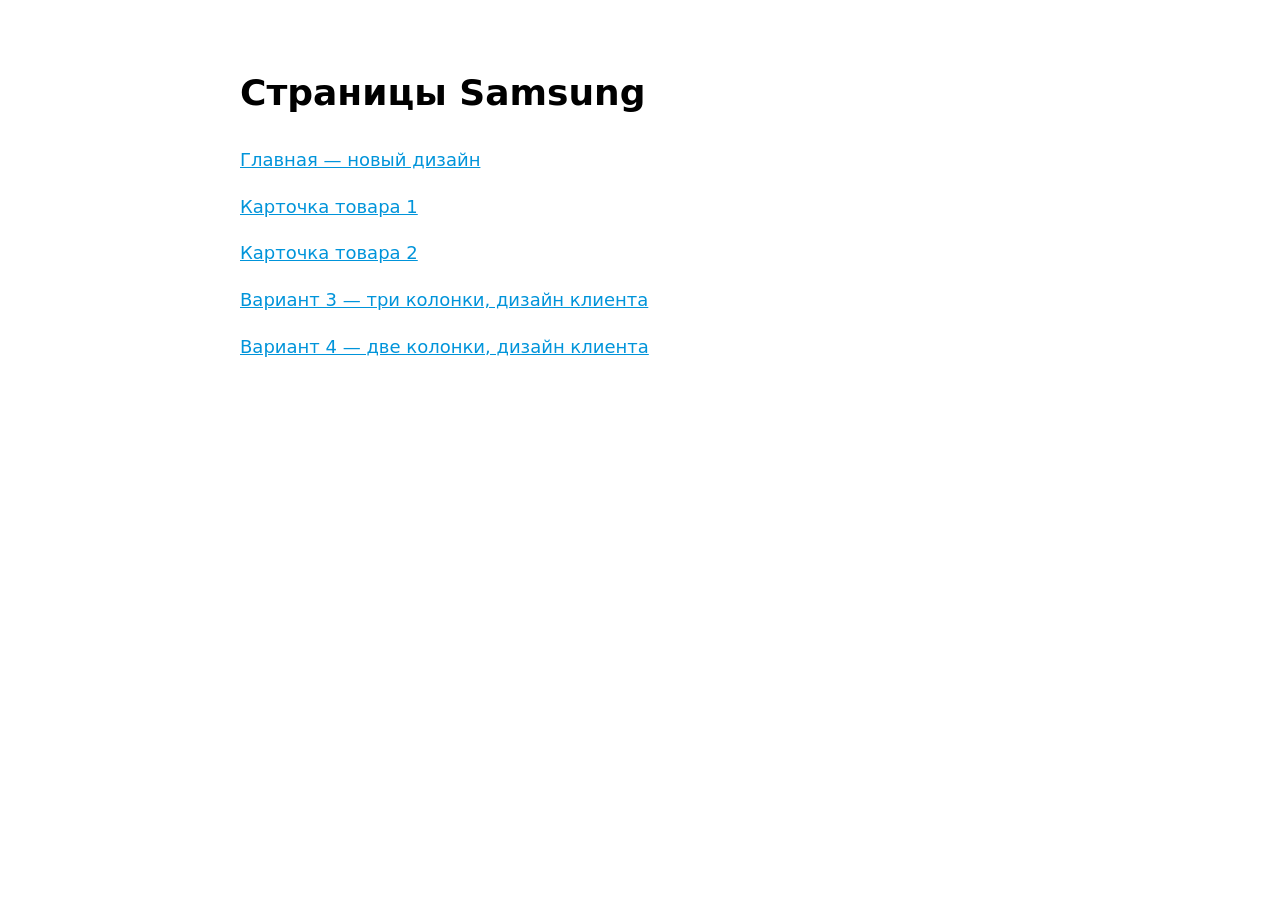
<file: index.html>
<!doctype html>
<html lang="ru">
<head>
  <meta charset="utf-8">
  <meta name="robots" content="noindex, nofollow">
  <meta name="viewport" content="width=device-width, initial-scale=1">
  <title>Страницы Samsung</title>
  <style>body{max-width:800px;margin:64px auto;padding:0 20px;font:18px/1.6 system-ui,sans-serif}a{color:#0094da}</style>
</head>
<body>
  <h1>Страницы Samsung</h1>
  <p><a href="Главная/index.html">Главная — новый дизайн</a></p>
  <p><a href="карточка товара/index.html">Карточка товара 1</a></p>
  <p><a href="карточка товара 2/index.html">Карточка товара 2</a></p>
  <p><a href="карточка товара 3/index.html">Вариант 3 — три колонки, дизайн клиента</a></p>
  <p><a href="карточка товара 4/index.html">Вариант 4 — две колонки, дизайн клиента</a></p>
</body>
</html>
</file>
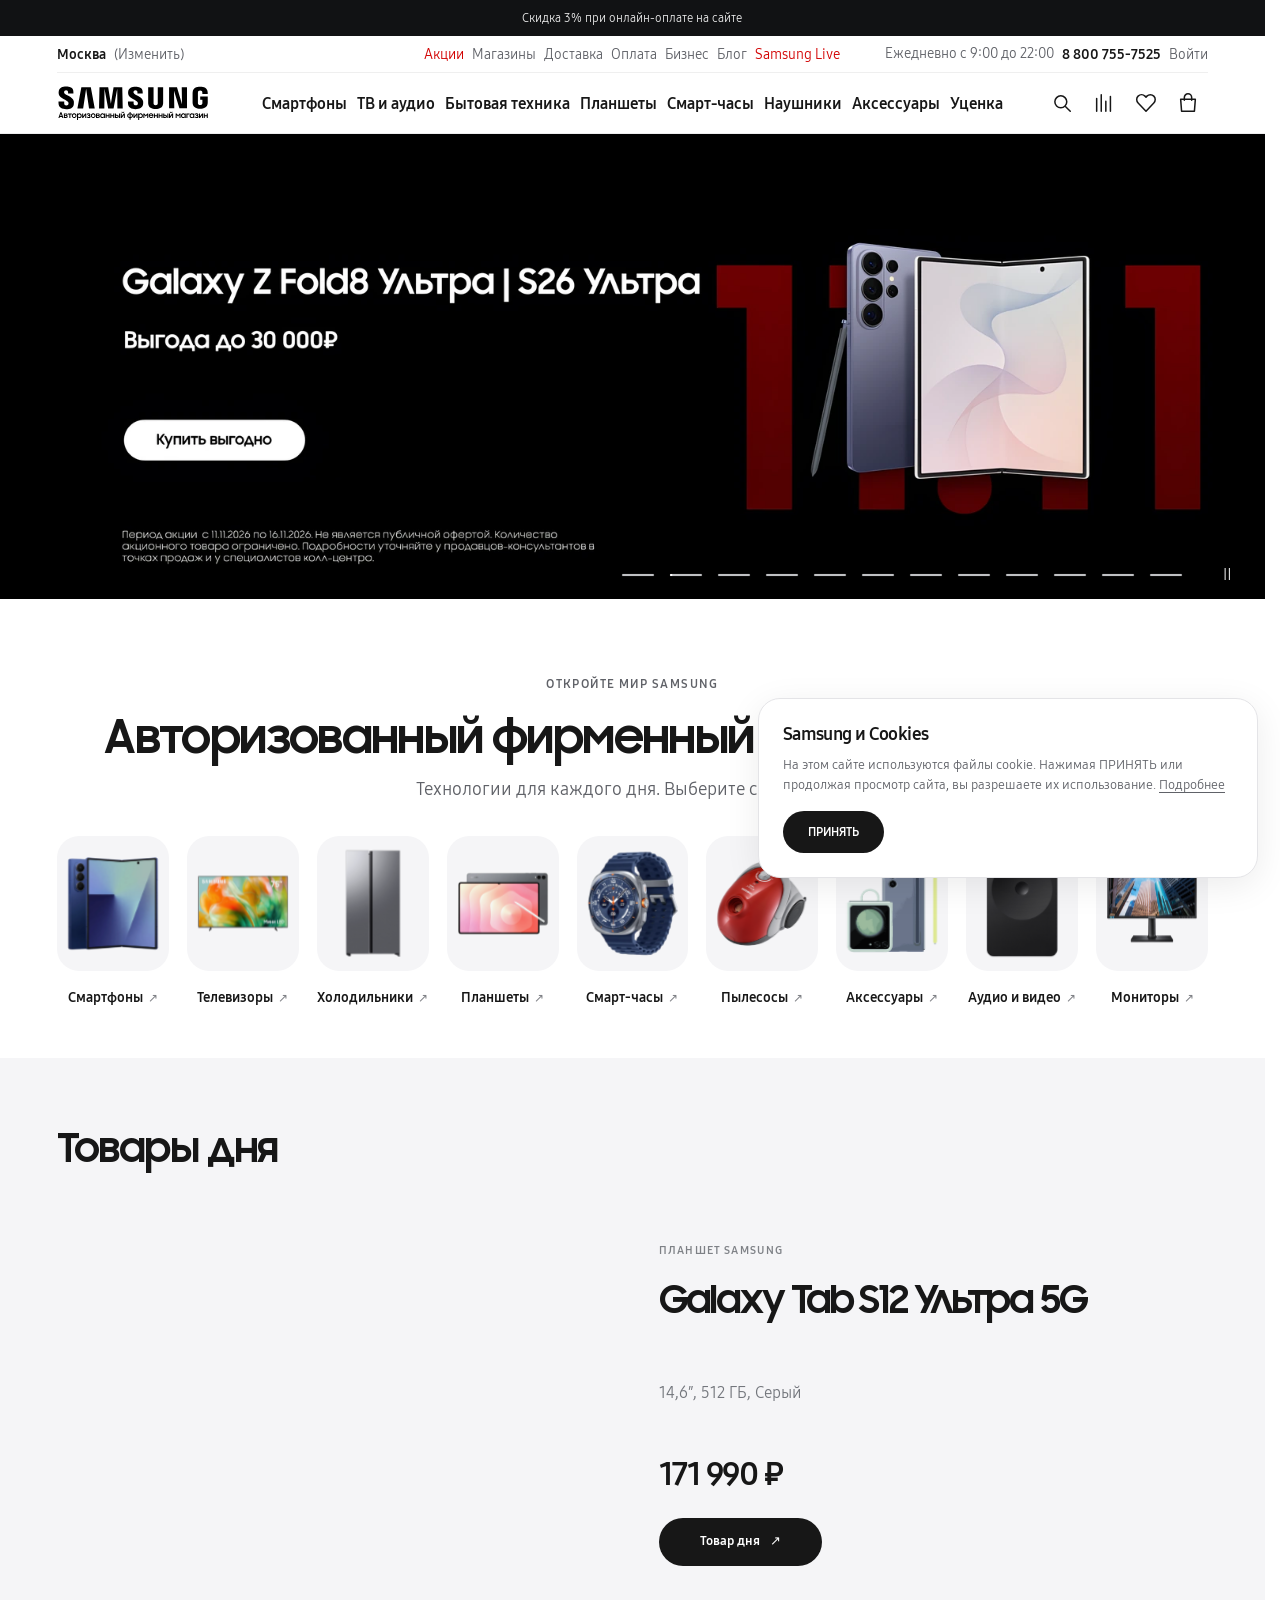
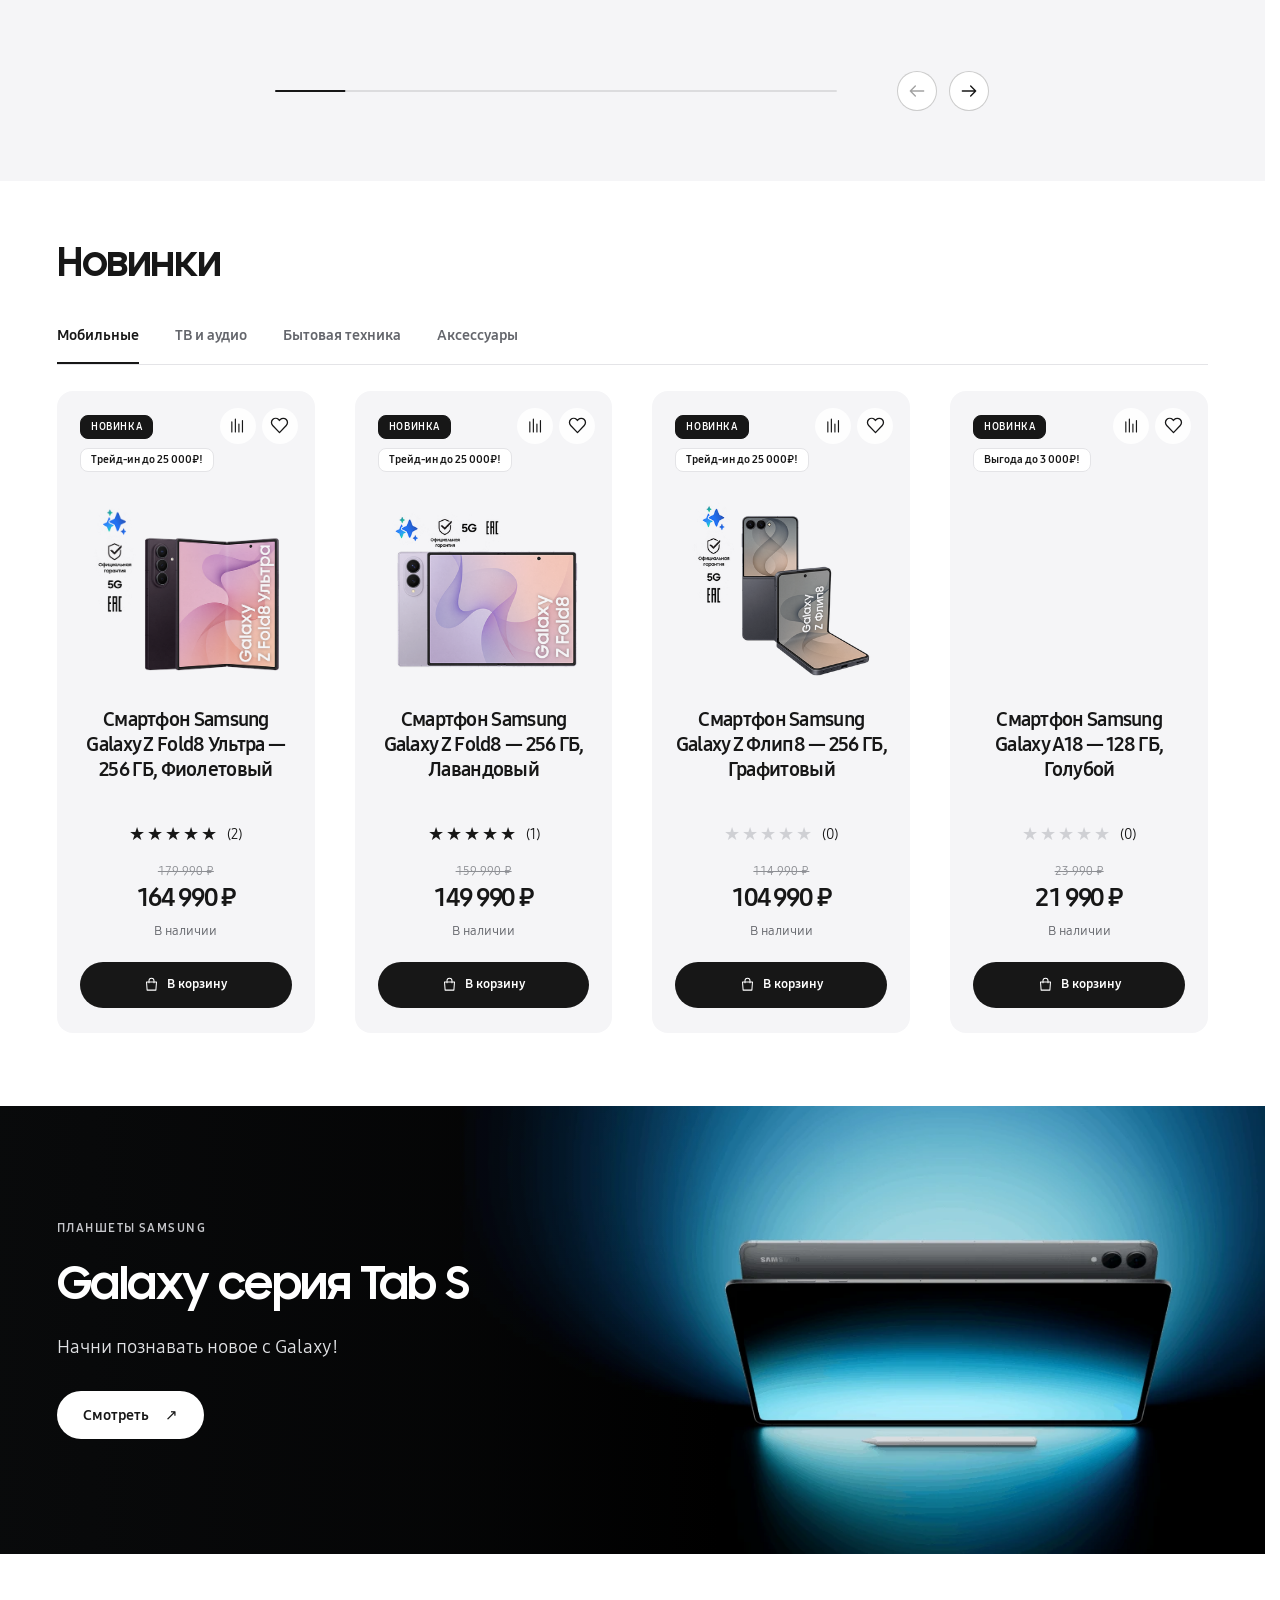
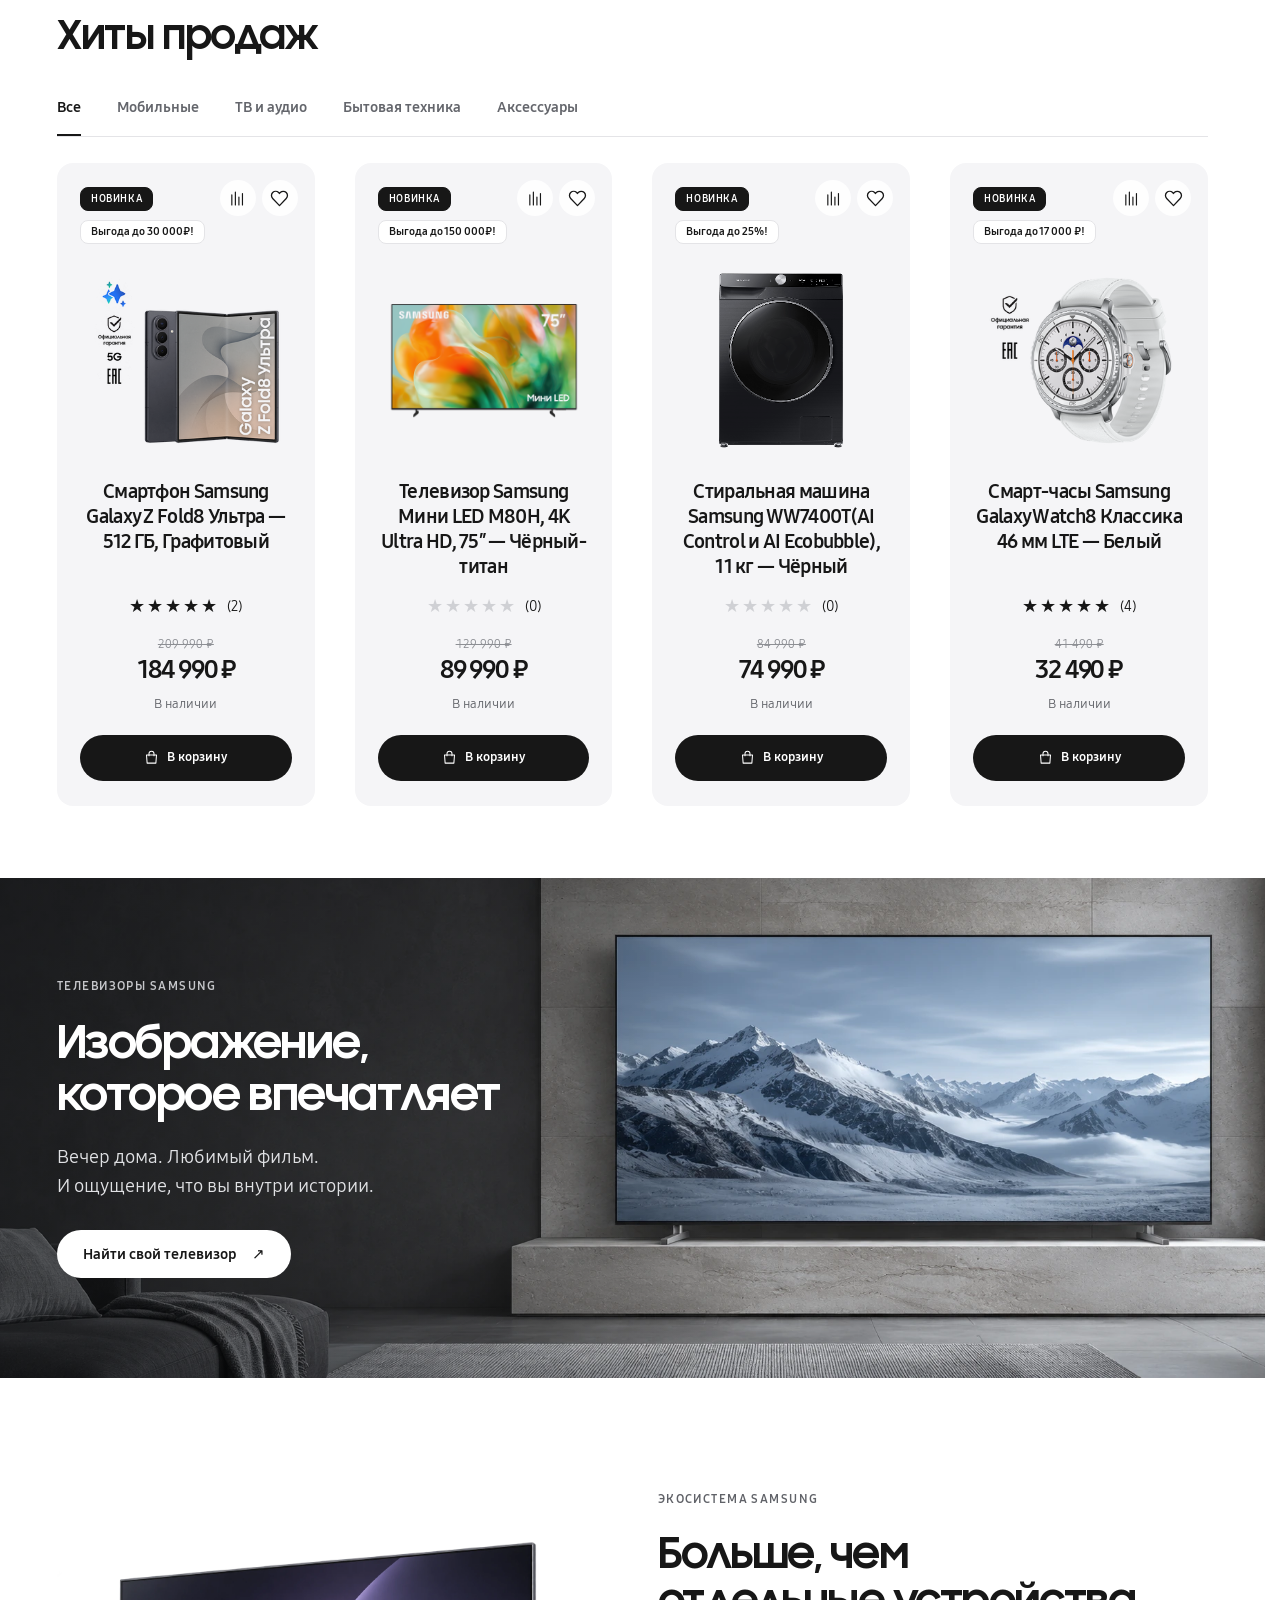
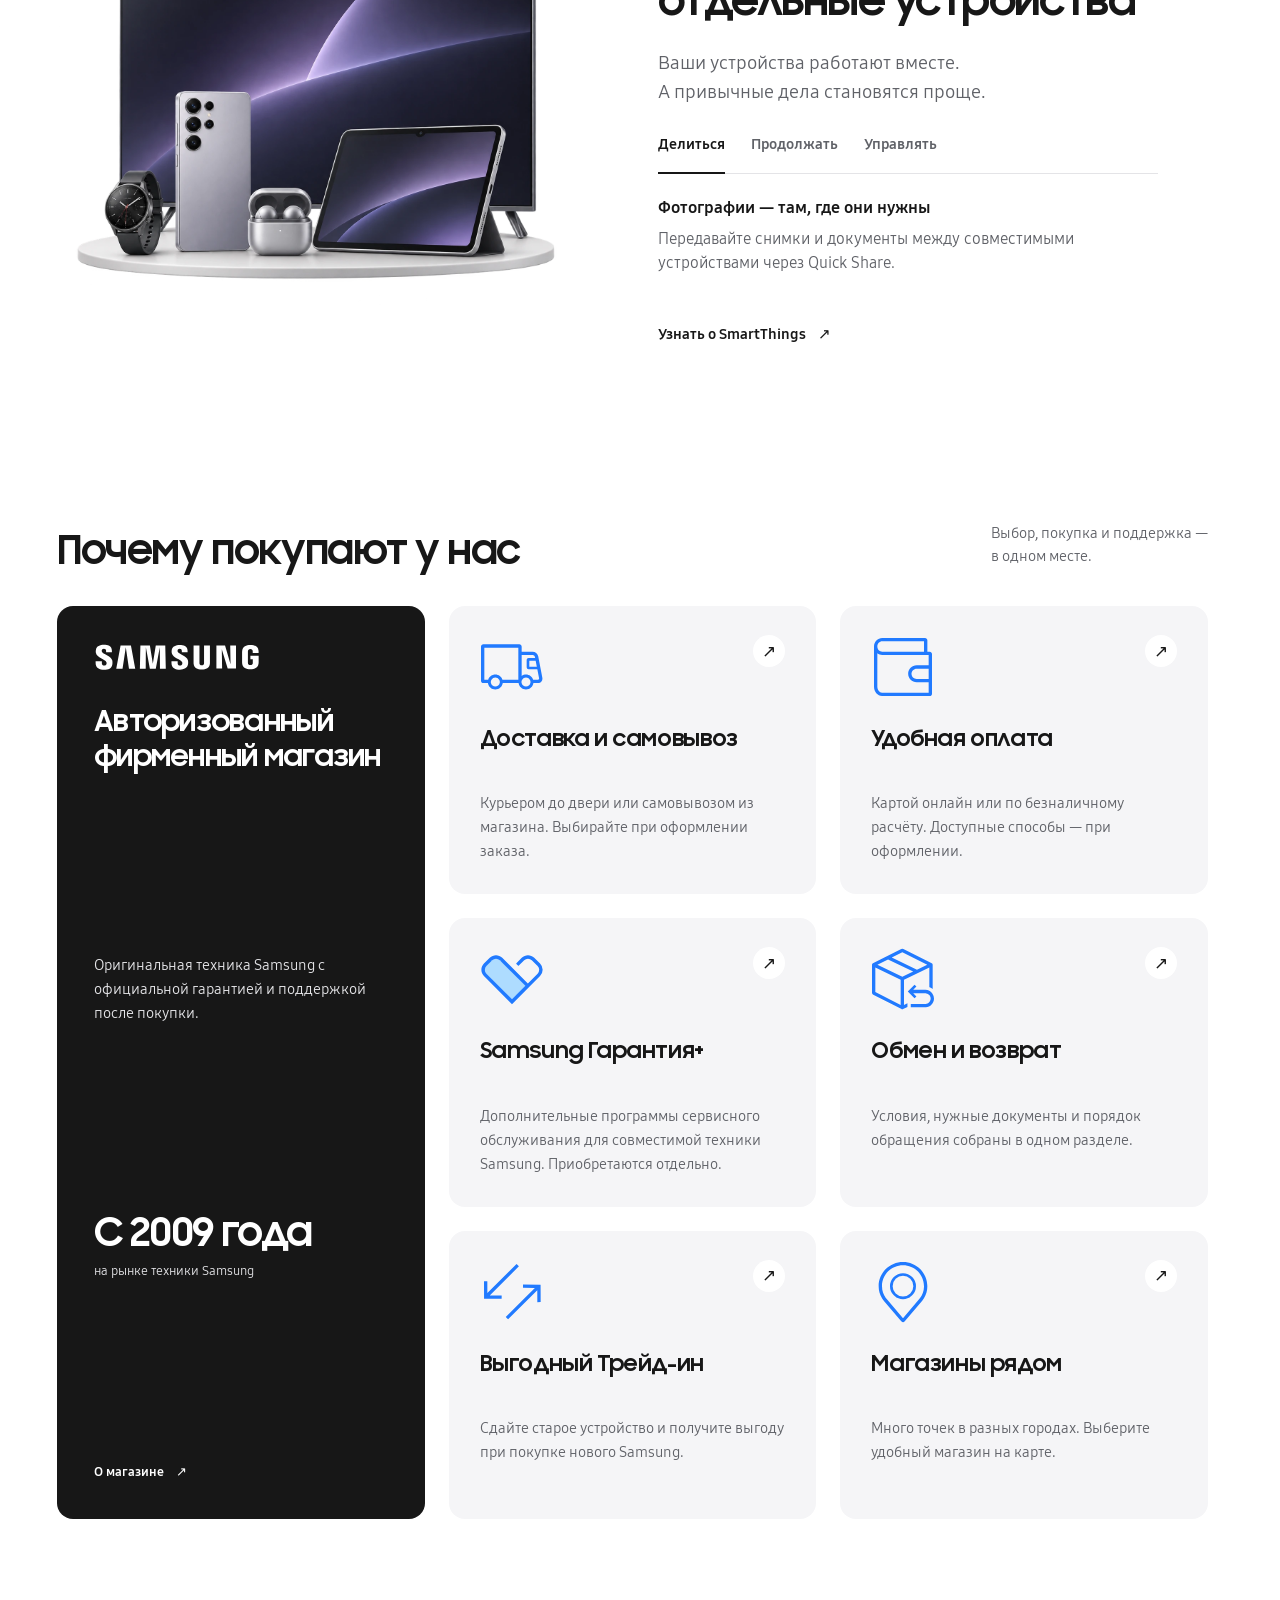
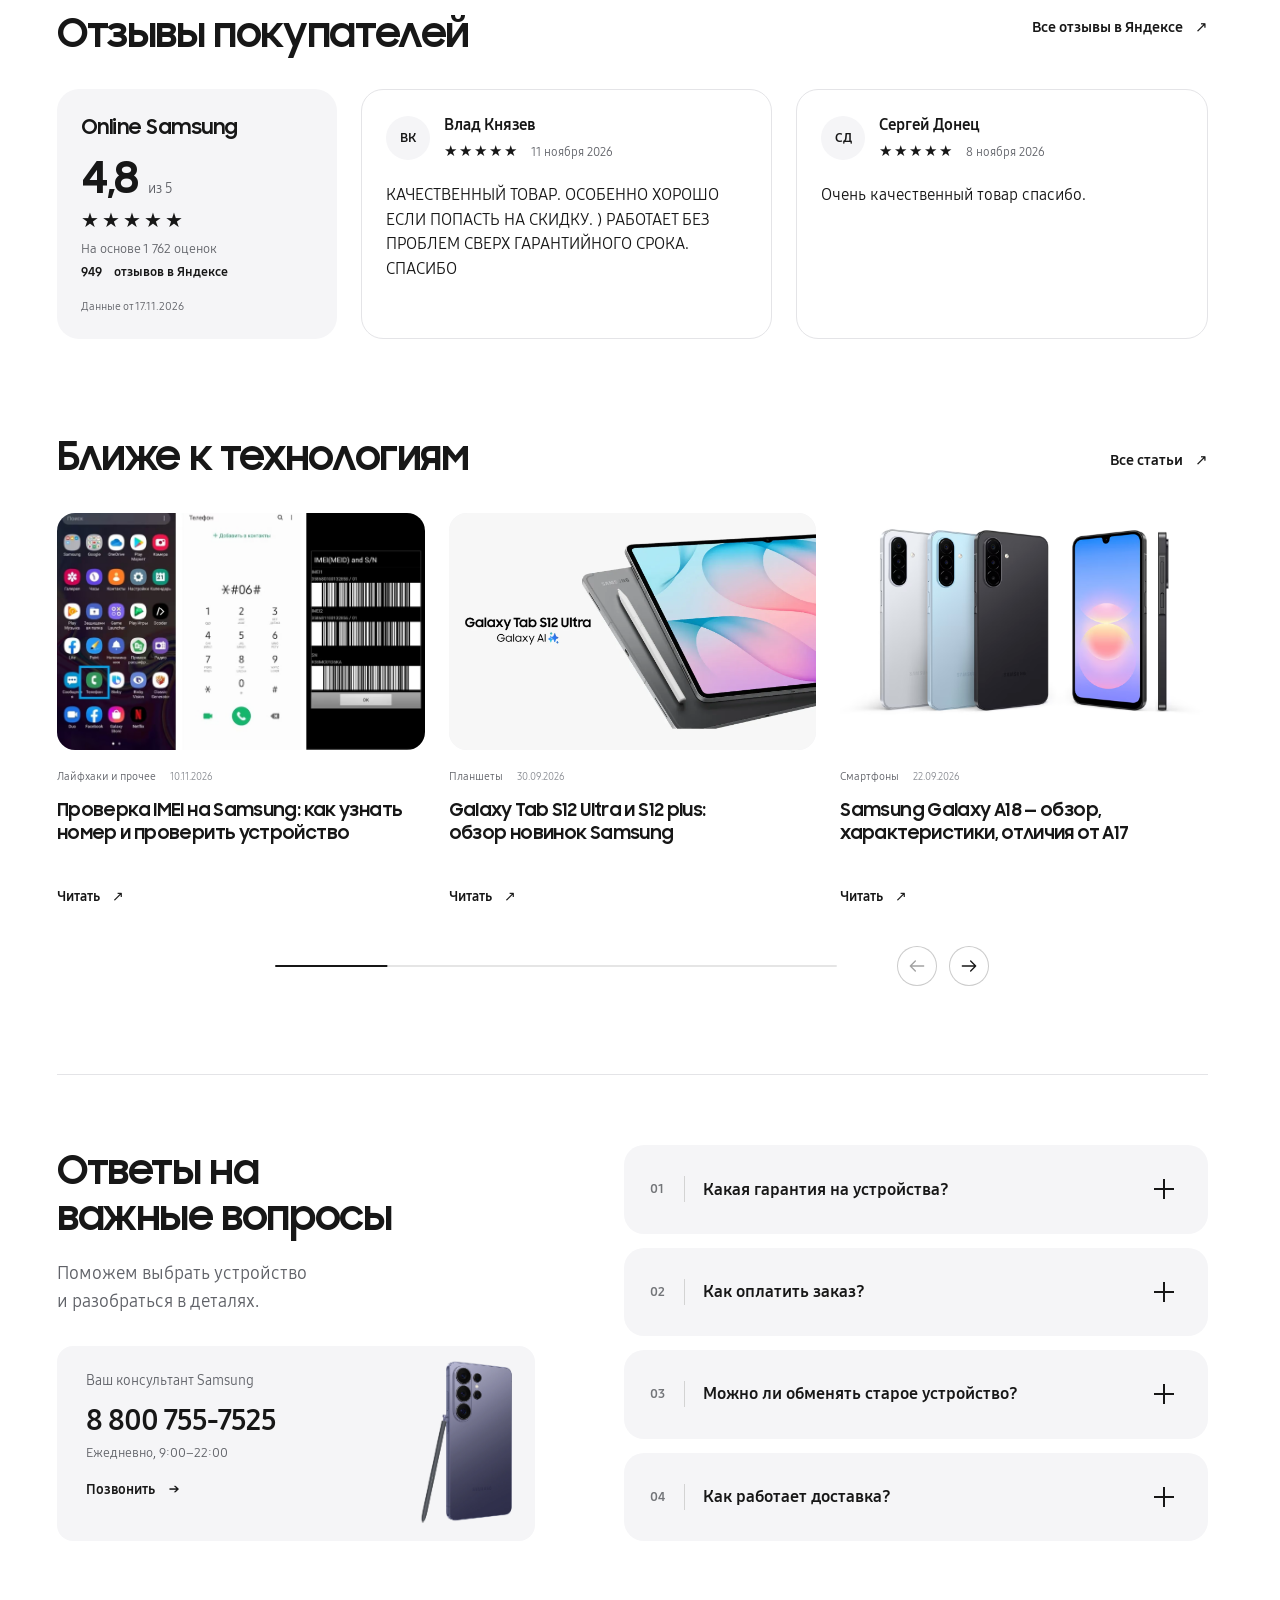
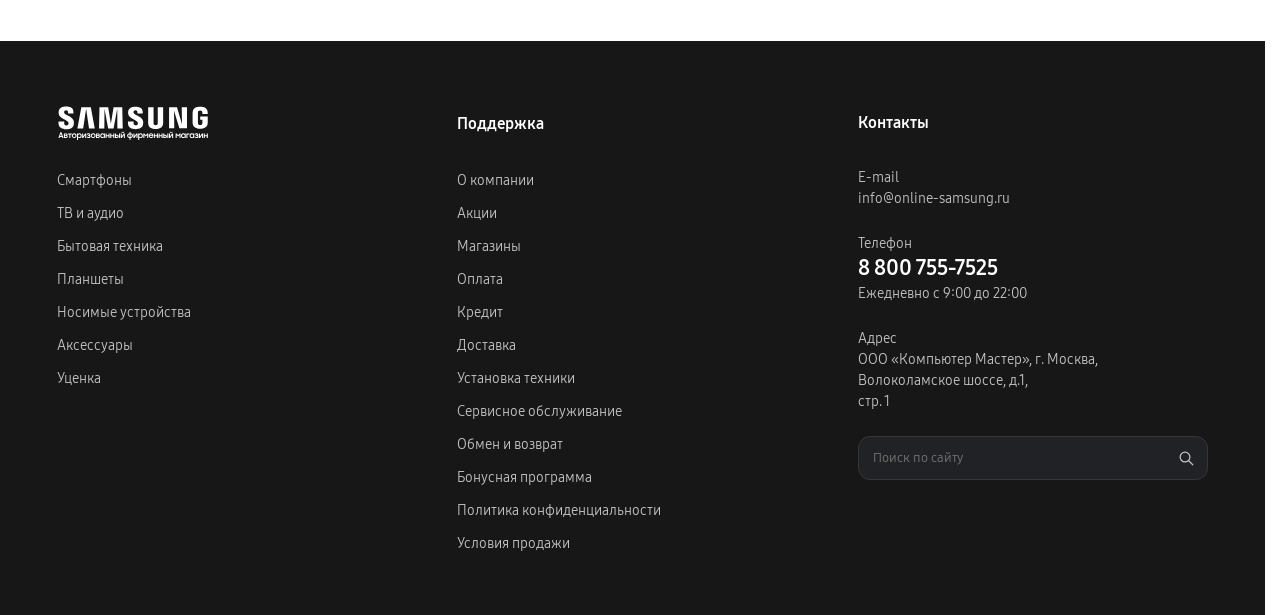
<file: Главная/index.html>
<!DOCTYPE html>

<html lang="ru"><head><meta charset="utf-8"/><meta content="default-src 'self' data: blob:; script-src 'self' 'unsafe-inline'; style-src 'self' 'unsafe-inline'; img-src 'self' data: blob:; font-src 'self' data:; connect-src 'self'; frame-src 'none'; object-src 'none'; form-action 'none'; base-uri 'none'" http-equiv="Content-Security-Policy"/><link href="https://online-samsung.ru/" rel="canonical"/><meta content="Интернет-магазин | Официальный представитель Samsung в Москве. ✔ Широкий ассортимент техники Самсунг и аксессуаров в каталоге с ценами. ✔ Официальная гарантия и сертификаты. ✔ Доставка по Москве и всей России. Звоните или заказывайте на сайте! 8 800 755-7525" name="description"/><meta content="width=device-width, initial-scale=1, viewport-fit=cover" name="viewport"/><link href="assets/favicon-36cb4d296213.ico" rel="icon" type="image/vnd.microsoft.icon"/><title>Официальный интернет-магазин Samsung - Online Samsung | Оригинальная продукция с гарантией</title><meta content="#ffffff" name="theme-color"/><meta content="noindex, nofollow" name="robots"/><script id="store-structured-data" type="application/ld+json">{"@context":"https://schema.org","@graph":[{"@type":"OnlineStore","@id":"https://online-samsung.ru/#store","name":"Online Samsung","alternateName":"Авторизованный фирменный магазин Samsung","legalName":"Общество с ограниченной ответственностью «Компьютер Мастер»","url":"https://online-samsung.ru/","logo":"https://aamelinopt-maker.github.io/online-samsung.ru/Главная/client-design/assets/client-logo.svg","email":"info@online-samsung.ru","telephone":"+78007557525","description":"Оригинальная техника Samsung с официальной гарантией и поддержкой после покупки.","taxID":"7701702924","identifier":{"@type":"PropertyValue","propertyID":"ОГРН","value":"1077746291270"},"brand":{"@type":"Brand","name":"Samsung"},"address":{"@type":"PostalAddress","streetAddress":"Волоколамское шоссе, д. 1, стр. 1, офис 408, кабинет 5","addressLocality":"Москва","postalCode":"125080","addressCountry":"RU"},"areaServed":{"@type":"Country","name":"Россия"},"sameAs":["https://reviews.yandex.ru/shop/online-samsung.ru"],"contactPoint":{"@type":"ContactPoint","contactType":"customer service","telephone":"+78007557525","email":"info@online-samsung.ru","availableLanguage":"ru","hoursAvailable":{"@type":"OpeningHoursSpecification","dayOfWeek":["Monday","Tuesday","Wednesday","Thursday","Friday","Saturday","Sunday"],"opens":"09:00","closes":"22:00"}}},{"@type":"WebSite","@id":"https://online-samsung.ru/#website","url":"https://online-samsung.ru/","name":"Online Samsung","inLanguage":"ru-RU","publisher":{"@id":"https://online-samsung.ru/#store"}},{"@type":"WebPage","@id":"https://online-samsung.ru/#webpage","url":"https://online-samsung.ru/","name":"Официальный интернет-магазин Samsung - Online Samsung | Оригинальная продукция с гарантией","description":"Интернет-магазин | Официальный представитель Samsung в Москве. ✔ Широкий ассортимент техники Самсунг и аксессуаров в каталоге с ценами. ✔ Официальная гарантия и сертификаты. ✔ Доставка по Москве и всей России. Звоните или заказывайте на сайте! 8 800 755-7525","inLanguage":"ru-RU","isPartOf":{"@id":"https://online-samsung.ru/#website"},"about":{"@id":"https://online-samsung.ru/#store"},"mainEntity":{"@id":"https://online-samsung.ru/#store"}},{"@type":"ItemList","@id":"https://online-samsung.ru/#categories","name":"Категории техники Samsung","numberOfItems":9,"itemListElement":[{"@type":"ListItem","position":1,"name":"Смартфоны","url":"https://online-samsung.ru/catalog/smartfony"},{"@type":"ListItem","position":2,"name":"Телевизоры","url":"https://online-samsung.ru/catalog/televizory/in-stock"},{"@type":"ListItem","position":3,"name":"Холодильники","url":"https://online-samsung.ru/catalog/tehnika-dlja-kuhni/holodilniki/in-stock"},{"@type":"ListItem","position":4,"name":"Планшеты","url":"https://online-samsung.ru/catalog/planshety/in-stock"},{"@type":"ListItem","position":5,"name":"Смарт-часы","url":"https://online-samsung.ru/catalog/nosimye-ustroystva"},{"@type":"ListItem","position":6,"name":"Пылесосы","url":"https://online-samsung.ru/catalog/bytovaja-tehnika/pylesosy/in-stock"},{"@type":"ListItem","position":7,"name":"Аксессуары","url":"https://online-samsung.ru/catalog/aksessuary/dlya_ustroystv"},{"@type":"ListItem","position":8,"name":"Аудио и видео","url":"https://online-samsung.ru/catalog/audio/in-stock"},{"@type":"ListItem","position":9,"name":"Мониторы","url":"https://online-samsung.ru/catalog/monitory"}]}]}</script><link as="font" crossorigin="anonymous" href="assets/optimized/fonts/SamsungOne-400.woff2" rel="preload" type="font/woff2"/><link as="font" crossorigin="anonymous" href="assets/optimized/fonts/SamsungOne-700.woff2" rel="preload" type="font/woff2"/><link as="font" crossorigin="anonymous" href="assets/optimized/fonts/samsung-sharp-bold.woff2" rel="preload" type="font/woff2"/><link href="page.css?v=a00e1ddcd155" rel="stylesheet"/></head><body class="client-home"><a class="skip-link" href="#main-content">Перейти к основному содержанию</a><div class="p-topbar"><div class="shell"><a class="client-announcement" href="https://online-samsung.ru/promotion/114">Скидка 3% при онлайн-оплате на сайте</a></div></div><header class="site-header" id="top"><div class="client-utility shell"><button class="client-city" data-city-open=""><span data-city="">Москва</span> <span>(Изменить)</span></button><nav aria-label="Информация магазина"><a href="https://online-samsung.ru/actions">Акции</a><a href="https://online-samsung.ru/shop">Магазины</a><a href="https://online-samsung.ru/delivery">Доставка</a><a href="https://online-samsung.ru/payment">Оплата</a><a href="https://online-samsung.ru/business">Бизнес</a><a href="https://online-samsung.ru/station">Блог</a><a href="https://online-samsung.ru/live" title="Samsung Live">Samsung Live</a></nav><div class="client-utility-meta"><span class="client-hours">Ежедневно с 9:00 до 22:00</span><a class="client-utility-phone" href="tel:88007557525">8 800 755-7525</a><div class="client-account"><button data-login="">Войти</button></div></div></div>
<div class="nav-bar shell">
<a aria-label="Online Samsung — на главную" class="brand" href="index.html"><img alt="Samsung — авторизованный фирменный магазин" height="40" src="client-design/assets/client-logo.svg" width="166"/></a>
<button aria-controls="mobile-nav" aria-expanded="false" aria-label="Открыть меню" class="a-catalog-toggle" id="menu-toggle" type="button"><svg aria-hidden="true" class="icon"><use href="#i-menu"></use></svg></button>
<nav aria-label="Основная навигация" class="desktop-nav"><a aria-controls="client-mega-0" aria-expanded="false" aria-haspopup="true" data-mega-trigger="client-mega-0" href="https://online-samsung.ru/catalog/smartfony" id="client-nav-0">Смартфоны</a><a aria-controls="client-mega-1" aria-expanded="false" aria-haspopup="true" data-mega-trigger="client-mega-1" href="https://online-samsung.ru/catalog/tv-i-audio/in-stock" id="client-nav-1">ТВ и аудио</a><a aria-controls="client-mega-2" aria-expanded="false" aria-haspopup="true" data-mega-trigger="client-mega-2" href="https://online-samsung.ru/catalog/bytovaja-tehnika/in-stock" id="client-nav-2">Бытовая техника</a><a aria-controls="client-mega-3" aria-expanded="false" aria-haspopup="true" data-mega-trigger="client-mega-3" href="https://online-samsung.ru/catalog/planshety" id="client-nav-3">Планшеты</a><a aria-controls="client-mega-4" aria-expanded="false" aria-haspopup="true" data-mega-trigger="client-mega-4" href="https://online-samsung.ru/catalog/smart-chasy" id="client-nav-4">Смарт-часы</a><a aria-controls="client-mega-5" aria-expanded="false" aria-haspopup="true" data-mega-trigger="client-mega-5" href="https://online-samsung.ru/catalog/naushniki" id="client-nav-5">Наушники</a><a aria-controls="client-mega-6" aria-expanded="false" aria-haspopup="true" data-mega-trigger="client-mega-6" href="https://online-samsung.ru/catalog/aksessuary/dlya_ustroystv" id="client-nav-6">Аксессуары</a><a href="https://online-samsung.ru/discount">Уценка</a></nav>
<div class="nav-actions">
<button aria-expanded="false" aria-haspopup="dialog" aria-label="Открыть поиск по каталогу" class="icon-button" id="search-toggle" type="button"><svg aria-hidden="true" class="icon"><use href="#i-search"></use></svg></button><button aria-expanded="false" aria-haspopup="dialog" aria-label="Сравнение" class="icon-button" data-compare-open=""><svg aria-hidden="true" class="icon"><use href="#c-compare"></use></svg><span class="c-cart-count" data-count="compare" hidden=""></span></button>
<a aria-expanded="false" aria-haspopup="dialog" aria-label="Избранное" class="icon-button a-favorites-link" data-favorites-open="" href="#favorites"><svg aria-hidden="true" class="icon" viewbox="0 0 24 24"><path d="M20.5 4.5a5.3 5.3 0 0 0-7.5 0L12 5.6l-1.1-1.1a5.3 5.3 0 0 0-7.5 7.5L12 21l8.5-9a5.3 5.3 0 0 0 0-7.5Z"></path></svg><span class="c-cart-count" data-count="favorites" hidden=""></span></a>
<a aria-expanded="false" aria-label="Корзина" class="icon-button" data-cart-open="" href="https://online-samsung.ru/cart"><svg aria-hidden="true" class="icon"><use href="#i-bag"></use></svg><span class="c-cart-count" data-count="cart" hidden=""></span></a>
</div>
</div>
<div class="client-mega-menus"><section aria-labelledby="client-nav-0" class="client-mega-panel client-mega-panel--phones shell" data-mega-panel="" hidden="" id="client-mega-0"><div class="client-mega-grid"><div class="nav-main__group">
<div class="nav-main__header"><a href="https://online-samsung.ru/catalog/smartfony/samsung-skladnye" title="/catalog/smartfony/samsung-skladnye/in-stock">Galaxy Z</a></div>
<ul class="nav-main__link-list">
<li>
<a class="is-new" href="https://online-samsung.ru/catalog/smartfony/samsung-galaxy-z-fold-8-ultra" title="Galaxy Z Fold 8 Ультра">Galaxy Z Fold 8 Ультра</a>
</li>
<li>
<a class="is-new" href="https://online-samsung.ru/catalog/smartfony/samsung-galaxy-z-fold-8" title="Galaxy Z Fold 8">Galaxy Z Fold 8</a>
</li>
<li>
<a class="is-new" href="https://online-samsung.ru/catalog/smartfony/samsung-galaxy-z-flip-8" title="Galaxy Z Флип 8">Galaxy Z Флип 8</a>
</li>
<li>
<a href="https://online-samsung.ru/catalog/smartfony/samsung-galaxy-z-fold-7" title="Galaxy Z Fold 7">Galaxy Z Fold 7</a>
</li>
<li>
<a href="https://online-samsung.ru/catalog/smartfony/samsung-galaxy-z-flip-7" title="Galaxy Z Флип7">Galaxy Z Флип7</a>
</li>
</ul>
</div><div class="nav-main__group">
<div class="nav-main__header"><a href="https://online-samsung.ru/catalog/smartfony/samsung-galaxy-s" title=" Galaxy S"> Galaxy S</a></div>
<ul class="nav-main__link-list">
<li>
<a href="https://online-samsung.ru/catalog/smartfony/samsung-galaxy-s26-ultra" title="Galaxy S26 Ultra">Galaxy S26 Ультра</a>
</li>
<li>
<a href="https://online-samsung.ru/catalog/smartfony/samsung-galaxy-s26-plus" title="Galaxy S26+">Galaxy S26+</a>
</li>
<li>
<a href="https://online-samsung.ru/catalog/smartfony/samsung-galaxy-s26" title="Galaxy S26">Galaxy S26</a>
</li>
<li>
<a class="is-new" href="https://online-samsung.ru/catalog/smartfony/samsung-galaxy-s26-fe" title="Galaxy S26 FE">Galaxy S26 FE</a>
</li>
</ul>
</div><div class="nav-main__group">
<div class="nav-main__header"><a href="https://online-samsung.ru/catalog/smartfony/samsung-galaxy-a" title="Galaxy A">Galaxy A</a></div>
<ul class="nav-main__link-list">
<li>
<a href="https://online-samsung.ru/catalog/smartfony/samsung-galaxy-a57" title="Galaxy A57">Galaxy A57</a>
</li>
<li>
<a href="https://online-samsung.ru/catalog/smartfony/samsung-galaxy-a37" title="Galaxy A37">Galaxy A37</a>
</li>
<li>
<a href="https://online-samsung.ru/catalog/smartfony/samsung-galaxy-a27" title="Galaxy A27">Galaxy A27</a>
</li>
<li>
<a class="is-new" href="https://online-samsung.ru/catalog/smartfony/samsung-galaxy-a18" title="Galaxy A18">Galaxy A18</a>
</li>
</ul>
</div><div class="nav-main__group">
<a aria-label="Samsung Care+ — оформить сертификат защиты" class="promo-card" href="https://online-samsung.ru/catalog/aksessuary/samsung-care">
<span aria-hidden="true" class="c1"></span>
<span aria-hidden="true" class="c2"></span>
<span aria-hidden="true" class="c3"></span>
<span>
<span class="promo-chip"><svg class="ic"><use href="#c-sparkles"></use></svg>Samsung Care+</span>
<span class="promo-title">Защитите свои устройства</span>
<span class="promo-text">Ремонт и замена устройства без лишних затрат — в первый же год использования.</span>
</span>
<span class="promo-bottom">
<span class="promo-price">от <b>2 990 ₽</b> / год</span><br/>
<span class="promo-cta">Оформить сертификат<svg class="ic"><use href="#c-arrow"></use></svg></span>
</span>
</a>
</div></div></section><section aria-labelledby="client-nav-1" class="client-mega-panel client-mega-panel--tv shell" data-mega-panel="" hidden="" id="client-mega-1"><div class="client-mega-grid"><div class="nav-main__group">
<div class="nav-main__header"><a href="https://online-samsung.ru/catalog/televizory/in-stock" title="/catalog/televizory/in-stock">Телевизоры</a></div>
<ul class="nav-main__link-list">
<li>
<a href="https://online-samsung.ru/catalog/televizory/mini-led" title="Мини LED">Мини LED</a>
</li>
<li>
<a href="https://online-samsung.ru/catalog/televizory/model_series/micro-led-micro-rgb" title="Micro LED &amp; Micro RGB">Микро LED &amp; Микро RGB</a>
</li>
<li>
<a href="https://online-samsung.ru/catalog/televizory/oled" title="/catalog/televizory/oled/in-stock">OLED ТВ</a>
</li>
<li>
<a href="https://online-samsung.ru/catalog/televizory/neo-qled" title="/catalog/televizory/neo-qled/in-stock">Neo QLED ТВ</a>
</li>
<li>
<a href="https://online-samsung.ru/catalog/televizory/qled-tv/in-stock" title="/catalog/televizory/qled-tv/in-stock">QLED ТВ</a>
</li>
<li>
<a href="https://online-samsung.ru/catalog/televizory/the-frame-tv">The Frame ТВ</a>
</li>
<li>
<a href="https://online-samsung.ru/catalog/televizory/the-movingstyle">The Movingstyle</a>
</li>
<li>
<a href="https://online-samsung.ru/catalog/televizory/crystal-uhd-4k/in-stock" title="/catalog/televizory/crystal-4k-uhd-4k">Кристалл 4K &amp; UHD ТВ</a>
</li>
<li>
<a href="https://online-samsung.ru/catalog/televizory/full-hd-hd/in-stock" title="/catalog/televizory/full-hd-hd/in-stock">Full HD &amp; HD </a>
</li>
<li>
<a href="https://online-samsung.ru/catalog/televizory/diagonal_tv/100.114.115.98" title='Диагонали 98" и более'>Диагонали 98"-115"</a>
</li>
<li>
<a href="https://online-samsung.ru/catalog/televizory/diagonal_tv/77.83.85" title='Диагонали 77"-85"'>Диагонали 77"-85"</a>
</li>
<li>
<a href="https://online-samsung.ru/catalog/televizory/diagonal-75" title='Диагонали 75"'>Диагонали 75"</a>
</li>
<li>
<a href="https://online-samsung.ru/catalog/televizory/diagonal-65" title='Диагонали 65"'>Диагонали 65"</a>
</li>
<li>
<a href="https://online-samsung.ru/catalog/televizory/diagonal-55" title='Диагонали 55"'>Диагонали 55"</a>
</li>
<li>
<a href="https://online-samsung.ru/catalog/televizory/diagonal_tv/48.49.50" title='Диагонали 48"-50"'>Диагонали 48"-50"</a>
</li>
<li>
<a href="https://online-samsung.ru/catalog/televizory/diagonal_tv/32.42.43" title=' Диагонали 32"-43"'> Диагонали 32"-43"</a>
</li>
</ul>
</div><div class="nav-main__group">
<div class="nav-main__header"><a href="https://online-samsung.ru/catalog/audio/in-stock" title="/catalog/audio/in-stock">Аудио</a></div>
<ul class="nav-main__link-list">
<li>
<a href="https://online-samsung.ru/catalog/audio/sound-tower" title="/catalog/audio/sound-tower/in-stock">Аудиосистемы Sound Tower</a>
</li>
<li>
<a href="https://online-samsung.ru/catalog/audio/soundbars" title="/catalog/audio/soundbars/in-stock">Саундбары</a>
</li>
<li>
<a href="https://online-samsung.ru/catalog/naushniki" title="/catalog/naushniki/in-stock">Наушники</a>
</li>
</ul>
</div><div class="nav-main__group">
<div class="nav-main__header"><a href="https://online-samsung.ru/catalog/professionalnye-displei">Профессиональные дисплеи</a></div>
<ul class="nav-main__link-list">
<li>
<a href="https://online-samsung.ru/catalog/professionalnye-displei">Интерактивные панели</a>
</li>
</ul>
</div></div></section><section aria-labelledby="client-nav-2" class="client-mega-panel shell" data-mega-panel="" hidden="" id="client-mega-2"><div class="client-mega-grid"><div class="nav-main__group">
<div class="nav-main__header"><a href="https://online-samsung.ru/catalog/bytovaja-tehnika-dlja-doma/in-stock" title="/catalog/bytovaja-tehnika-dlja-doma/in-stock">Техника для дома</a></div>
<ul class="nav-main__link-list">
<li>
<a href="https://online-samsung.ru/catalog/bytovaja-tehnika/stiralnye-mashiny/in-stock" title="/catalog/bytovaja-tehnika/stiralnye-mashiny/in-stock">Стиральные и сушильные машины</a>
</li>
<li>
<a href="https://online-samsung.ru/catalog/bytovaja-tehnika/pylesosy/in-stock" title="/catalog/bytovaja-tehnika/pylesosy/in-stock">Пылесосы</a>
</li>
<li>
<a href="https://online-samsung.ru/catalog/bytovaja-tehnika/parovye-shkafy/in-stock">Паровые шкафы</a>
</li>
<li>
<a href="https://online-samsung.ru/catalog/bytovaja-tehnika/kondicionery/in-stock" title="/catalog/bytovaja-tehnika/kondicionery/in-stock">Кондиционеры</a>
</li>
</ul>
</div><div class="nav-main__group">
<div class="nav-main__header"><a href="https://online-samsung.ru/catalog/tehnika-dlja-kuhni/in-stock" title="/catalog/tehnika-dlja-kuhni">Техника для кухни</a></div>
<ul class="nav-main__link-list">
<li>
<a href="https://online-samsung.ru/catalog/tehnika-dlja-kuhni/holodilniki/in-stock">Холодильники</a>
</li>
<li>
<a href="https://online-samsung.ru/catalog/tehnika-dlja-kuhni/mikrovolnovye-pechi/in-stock" title="/catalog/tehnika-dlja-kuhni/mikrovolnovye-pechi/in-stock">Микроволновые печи</a>
</li>
<li>
<a href="https://online-samsung.ru/catalog/tehnika-dlja-kuhni/posudomoechnye-mashiny/in-stock" title="/catalog/tehnika-dlja-kuhni/posudomoechnye-mashiny/in-stock">Посудомоечные машины</a>
</li>
<li>
<a href="https://online-samsung.ru/catalog/tehnika-dlja-kuhni/duhovye-shkafy">Духовые шкафы</a>
</li>
<li>
<a href="https://online-samsung.ru/catalog/tehnika-dlja-kuhni/varochnye-poverhnosti">Варочные панели</a>
</li>
<li>
<a href="https://online-samsung.ru/catalog/tehnika-dlja-kuhni/vytyazhki" title="/catalog/tehnika-dlja-kuhni/vytyazhki">Кухонные вытяжки</a>
</li>
</ul>
</div></div></section><section aria-labelledby="client-nav-3" class="client-mega-panel shell" data-mega-panel="" hidden="" id="client-mega-3"><div class="client-mega-grid"><div class="nav-main__group">
<div class="nav-main__header"><a href="https://online-samsung.ru/catalog/planshety/samsung-galaxy-tab-s" title="/catalog/planshety/samsung-galaxy-tab-s/in-stock">Galaxy Tab S серии</a></div>
<ul class="nav-main__link-list">
<li>
<a class="is-new" href="https://online-samsung.ru/catalog/planshety/galaxy-tab-s12-ultra" title="Galaxy Tab S12 Ультра">Galaxy Tab S12 Ультра</a>
</li>
<li>
<a class="is-new" href="https://online-samsung.ru/catalog/planshety/galaxy-tab-s12-plus" title="Galaxy Tab S12+">Galaxy Tab S12+</a>
</li>
<li>
<a href="https://online-samsung.ru/catalog/planshety/galaxy-tab-s11" title="Galaxy Tab S11">Galaxy Tab S11</a>
</li>
<li>
<a href="https://online-samsung.ru/catalog/planshety/galaxy-tab-s10-fe" title="Galaxy Tab S10 FE">Galaxy Tab S10 FE</a>
</li>
<li>
<a href="https://online-samsung.ru/catalog/planshety/galaxy-tab-s10-lite" title="Galaxy Tab S10 Lite">Galaxy Tab S10 Lite</a>
</li>
</ul>
</div><div class="nav-main__group">
<div class="nav-main__header"><a href="https://online-samsung.ru/catalog/planshety/samsung-galaxy-tab-a" title="/catalog/planshety/samsung-galaxy-tab-a/in-stock">Galaxy Tab A серии</a></div>
<ul class="nav-main__link-list">
<li>
<a href="https://online-samsung.ru/catalog/planshety/samsung-galaxy-tab-a11-plus">Galaxy Tab А11+</a>
</li>
<li>
<a href="https://online-samsung.ru/catalog/planshety/samsung-galaxy-tab-a11" title="Galaxy Tab А11">Galaxy Tab А11</a>
</li>
</ul>
</div></div></section><section aria-labelledby="client-nav-4" class="client-mega-panel shell" data-mega-panel="" hidden="" id="client-mega-4"><div class="client-mega-grid"><div class="nav-main__group">
<div class="nav-main__header"><a href="https://online-samsung.ru/catalog/smart-chasy" title="Все Galaxy Watch">Все Galaxy Watch</a></div>
<ul class="nav-main__link-list">
<li>
<a href="https://online-samsung.ru/catalog/smart-chasy/samsung-galaxy-watch-ultra-2" title="Galaxy Watch Ультра 2">Galaxy Watch Ультра 2</a>
</li>
<li>
<a href="https://online-samsung.ru/catalog/smart-chasy/samsung-galaxy-watch-9" title="Galaxy Watch 9">Galaxy Watch 9</a>
</li>
<li>
<a href="https://online-samsung.ru/catalog/smart-chasy/samsung-galaxy-watch-ultra" title="/catalog/smart-chasy/samsung-galaxy-watch-ultra">Galaxy Watch Ультра</a>
</li>
<li>
<a href="https://online-samsung.ru/catalog/smart-chasy/samsung-galaxy-watch-8-classic" title="Galaxy Watch 8 Classic">Galaxy Watch 8 Класcика</a>
</li>
<li>
<a href="https://online-samsung.ru/catalog/smart-chasy/samsung-galaxy-watch-8" title="Galaxy Watch 8">Galaxy Watch 8</a>
</li>
</ul>
</div></div></section><section aria-labelledby="client-nav-5" class="client-mega-panel shell" data-mega-panel="" hidden="" id="client-mega-5"><div class="client-mega-grid"><div class="nav-main__group">
<div class="nav-main__header"><a href="https://online-samsung.ru/catalog/naushniki" title="Все наушники">Все наушники</a></div>
<ul class="nav-main__link-list">
<li>
<a href="https://online-samsung.ru/catalog/naushniki/samsung-galaxy-buds" title="Все Galaxy Buds">Все Galaxy Buds</a>
</li>
<li>
<a href="https://online-samsung.ru/catalog/naushniki/galaxy-buds4-series">Все Galaxy Buds 4</a>
</li>
<li>
<a href="https://online-samsung.ru/catalog/naushniki/galaxy-buds3-series" title="Все Galaxy Buds 3">Все Galaxy Buds 3</a>
</li>
<li>
<a href="https://online-samsung.ru/catalog/naushniki/samsung-galaxy-buds-core" title="Buds Core">Galaxy Buds Core</a>
</li>
<li>
<a href="https://online-samsung.ru/catalog/naushniki/besprovodnye" title="/catalog/naushniki/besprovodnye/in-stock">Беспроводные</a>
</li>
<li>
<a href="https://online-samsung.ru/catalog/naushniki/provodnye/in-stock" title="/catalog/naushniki/provodnye/in-stock">Проводные</a>
</li>
</ul>
</div></div></section><section aria-labelledby="client-nav-6" class="client-mega-panel client-mega-panel--accessories shell" data-mega-panel="" hidden="" id="client-mega-6"><div class="client-mega-grid"><div class="nav-main__group">
<div class="nav-main__header"><a href="https://online-samsung.ru/catalog/aksessuary/dlja-smartfonov/in-stock" title="/catalog/aksessuary/dlya_ustroystv">Аксессуары для гаджетов</a></div>
<ul class="nav-main__link-list">
<li>
<a href="https://online-samsung.ru/catalog/aksessuary/samsung-care" title="Сертификаты Samsung Care+">Сертификаты Samsung Care+</a>
</li>
<li>
<a href="https://online-samsung.ru/catalog/aksessuary/chekhly/in-stock" title="Чехлы">Чехлы</a>
</li>
<li>
<a href="https://online-samsung.ru/catalog/aksessuary/zaschitnye-plenki-i-stekla/in-stock" title="Защитные пленки и стекла для устройств Samsung">Защитные пленки и стекла</a>
</li>
<li>
<a href="https://online-samsung.ru/catalog/aksessuary/stilusy" title="Стилусы Samsung">Стилусы</a>
</li>
<li>
<a href="https://online-samsung.ru/catalog/aksessuary/remeshki/in-stock" title="Ремешки для смарт-часов и чехлов Samsung">Ремешки</a>
</li>
<li>
<a href="https://online-samsung.ru/catalog/aksessuary/avtomobilnye-derzhateli/in-stock" title="Автомобильные держатели для устройств Samsung">Автомобильные держатели</a>
</li>
</ul>
</div><div class="nav-main__group">
<div class="nav-main__header"><a href="https://online-samsung.ru/catalog/aksessuary/zaryadnye_ustroystva-i-vneshnije-akkumulatory">Зарядные устройства и внешние аккумуляторы</a></div>
<ul class="nav-main__link-list">
<li>
<a href="https://online-samsung.ru/catalog/aksessuary/zaryadnye-ustroystva-avtomobilnije">Автомобильные зарядные устройства</a>
</li>
<li>
<a href="https://online-samsung.ru/catalog/aksessuary/zaryadnye-ustroystva-besprovodnye">Беспроводные зарядные устройства</a>
</li>
<li>
<a href="https://online-samsung.ru/catalog/aksessuary/zaryadnye-ustroystva-ot-seti">Сетевые зарядные устройства</a>
</li>
<li>
<a href="https://online-samsung.ru/catalog/aksessuary/vneshnije-akkumulatory">Внешние аккумуляторы</a>
</li>
</ul>
</div><div class="nav-main__group">
<div class="nav-main__header"><a href="https://online-samsung.ru/catalog/aksessuary/dlja-tv">Для телевизоров</a></div>
<ul class="nav-main__link-list">
<li>
<a href="https://online-samsung.ru/catalog/aksessuary/podstavki_i_krepleniya_dlja-tv/krontejshny" title="Кронштейны для телевизоров">Кронштейны</a>
</li>
<li>
<a href="https://online-samsung.ru/catalog/aksessuary/ramki-dlja-tv/in-stock" title="Рамки для телевизоров Samsung">Интерьерные рамки</a>
</li>
<li>
<a href="https://online-samsung.ru/catalog/aksessuary/pristavki-dlya-televizora" title="Samsung One Connect">Samsung One Connect</a>
</li>
</ul>
</div><div class="nav-main__group">
<div class="nav-main__header"><a href="https://online-samsung.ru/catalog/aksessuary/dlja-bytovoy-tekhniki">Для бытовой техники</a></div>
<ul class="nav-main__link-list">
<li>
<a href="https://online-samsung.ru/catalog/aksessuary/smennye-paneli-dlya-kholodilnikov/in-stock" title="Сменные панели">Сменные панели</a>
</li>
<li>
<a href="https://online-samsung.ru/catalog/aksessuary/stykovochnye-komplekty/in-stock" title="Стыковочные комплекты для бытовой техники Samsung">Стыковочные комплекты</a>
</li>
</ul>
</div><div class="nav-main__group">
<div class="nav-main__header"><a href="https://online-samsung.ru/catalog/aksessuary/kabeli-i-perekhodniki">Кабели и переходники</a></div>
<ul class="nav-main__link-list">
<li>
<a href="https://online-samsung.ru/catalog/aksessuary/kabeli">Кабели</a>
</li>
<li>
<a href="https://online-samsung.ru/catalog/aksessuary/perekhodniki">Переходники</a>
</li>
</ul>
</div><div class="nav-main__group">
<div class="nav-main__header"><a href="https://online-samsung.ru/catalog/naushniki/in-stock" title="/catalog/naushniki/in-stock">Наушники</a></div>
<ul class="nav-main__link-list">
<li>
<a href="https://online-samsung.ru/catalog/naushniki/besprovodnye/in-stock" title="/catalog/naushniki/besprovodnye/in-stock">Беспроводные </a>
</li>
<li>
<a href="https://online-samsung.ru/catalog/naushniki/provodnye/in-stock" title="/catalog/naushniki/provodnye/in-stock">Проводные</a>
</li>
</ul>
</div><div class="nav-main__group">
<div class="nav-main__header"><a href="https://online-samsung.ru/catalog/pamyat/karty-pamjati" title="/catalog/pamyat/in-stock">Память и накопители</a></div>
<ul class="nav-main__link-list">
<li>
<a href="https://online-samsung.ru/catalog/pamyat/karty-pamjati" title="/catalog/pamyat/karty-pamjati/in-stock">Карты памяти</a>
</li>
<li>
<a href="https://online-samsung.ru/catalog/pamyat/ssd-nakopiteli" title="/catalog/pamyat/ssd-nakopiteli/in-stock">Накопители SSD</a>
</li>
</ul>
</div></div></section></div></header><div class="client-mega-backdrop" data-mega-backdrop="" hidden=""></div><div aria-hidden="true" class="client-mobile-backdrop" data-mobile-menu-backdrop="" hidden=""></div><aside aria-labelledby="client-mobile-menu-title" aria-modal="true" class="client-mobile-drawer" hidden="" id="mobile-nav" role="dialog"><div class="client-mobile-heading"><h2 id="client-mobile-menu-title">Каталог</h2><button aria-label="Закрыть каталог" class="client-mobile-close" data-mobile-menu-close="" type="button">×</button></div><nav aria-label="Мобильный каталог" class="client-mobile-scroll"><div><details class="client-mobile-category"><summary><span>Смартфоны</span><svg aria-hidden="true" class="icon" viewbox="0 0 24 24"><path d="m9 5 7 7-7 7"></path></svg></summary><div><a class="client-mobile-overview client-mobile-category-link" href="https://online-samsung.ru/catalog/smartfony">Смартфоны <span aria-hidden="true">↗</span></a><details class="client-mobile-group"><summary><span>Galaxy Z</span><svg aria-hidden="true" class="icon" viewbox="0 0 24 24"><path d="m9 5 7 7-7 7"></path></svg></summary><ul><li><a class="client-mobile-overview" href="https://online-samsung.ru/catalog/smartfony/samsung-skladnye">Galaxy Z <span aria-hidden="true">↗</span></a></li><li><a class="is-new" href="https://online-samsung.ru/catalog/smartfony/samsung-galaxy-z-fold-8-ultra">Galaxy Z Fold 8 Ультра</a></li><li><a class="is-new" href="https://online-samsung.ru/catalog/smartfony/samsung-galaxy-z-fold-8">Galaxy Z Fold 8</a></li><li><a class="is-new" href="https://online-samsung.ru/catalog/smartfony/samsung-galaxy-z-flip-8">Galaxy Z Флип 8</a></li><li><a href="https://online-samsung.ru/catalog/smartfony/samsung-galaxy-z-fold-7">Galaxy Z Fold 7</a></li><li><a href="https://online-samsung.ru/catalog/smartfony/samsung-galaxy-z-flip-7">Galaxy Z Флип7</a></li></ul></details><details class="client-mobile-group"><summary><span>Galaxy S</span><svg aria-hidden="true" class="icon" viewbox="0 0 24 24"><path d="m9 5 7 7-7 7"></path></svg></summary><ul><li><a class="client-mobile-overview" href="https://online-samsung.ru/catalog/smartfony/samsung-galaxy-s">Galaxy S <span aria-hidden="true">↗</span></a></li><li><a href="https://online-samsung.ru/catalog/smartfony/samsung-galaxy-s26-ultra">Galaxy S26 Ультра</a></li><li><a href="https://online-samsung.ru/catalog/smartfony/samsung-galaxy-s26-plus">Galaxy S26+</a></li><li><a href="https://online-samsung.ru/catalog/smartfony/samsung-galaxy-s26">Galaxy S26</a></li><li><a class="is-new" href="https://online-samsung.ru/catalog/smartfony/samsung-galaxy-s26-fe">Galaxy S26 FE</a></li></ul></details><details class="client-mobile-group"><summary><span>Galaxy A</span><svg aria-hidden="true" class="icon" viewbox="0 0 24 24"><path d="m9 5 7 7-7 7"></path></svg></summary><ul><li><a class="client-mobile-overview" href="https://online-samsung.ru/catalog/smartfony/samsung-galaxy-a">Galaxy A <span aria-hidden="true">↗</span></a></li><li><a href="https://online-samsung.ru/catalog/smartfony/samsung-galaxy-a57">Galaxy A57</a></li><li><a href="https://online-samsung.ru/catalog/smartfony/samsung-galaxy-a37">Galaxy A37</a></li><li><a href="https://online-samsung.ru/catalog/smartfony/samsung-galaxy-a27">Galaxy A27</a></li><li><a class="is-new" href="https://online-samsung.ru/catalog/smartfony/samsung-galaxy-a18">Galaxy A18</a></li></ul></details><div class="client-mobile-promo"><a aria-label="Samsung Care+ — оформить сертификат защиты" class="promo-card" href="https://online-samsung.ru/catalog/aksessuary/samsung-care">
<span aria-hidden="true" class="c1"></span>
<span aria-hidden="true" class="c2"></span>
<span aria-hidden="true" class="c3"></span>
<span>
<span class="promo-chip"><svg class="ic"><use href="#c-sparkles"></use></svg>Samsung Care+</span>
<span class="promo-title">Защитите свои устройства</span>
<span class="promo-text">Ремонт и замена устройства без лишних затрат — в первый же год использования.</span>
</span>
<span class="promo-bottom">
<span class="promo-price">от <b>2 990 ₽</b> / год</span><br/>
<span class="promo-cta">Оформить сертификат<svg class="ic"><use href="#c-arrow"></use></svg></span>
</span>
</a></div></div></details><details class="client-mobile-category"><summary><span>ТВ и аудио</span><svg aria-hidden="true" class="icon" viewbox="0 0 24 24"><path d="m9 5 7 7-7 7"></path></svg></summary><div><details class="client-mobile-group"><summary><span>Телевизоры</span><svg aria-hidden="true" class="icon" viewbox="0 0 24 24"><path d="m9 5 7 7-7 7"></path></svg></summary><ul><li><a class="client-mobile-overview" href="https://online-samsung.ru/catalog/televizory/in-stock">Телевизоры <span aria-hidden="true">↗</span></a></li><li><a href="https://online-samsung.ru/catalog/televizory/mini-led">Мини LED</a></li><li><a href="https://online-samsung.ru/catalog/televizory/model_series/micro-led-micro-rgb">Микро LED &amp; Микро RGB</a></li><li><a href="https://online-samsung.ru/catalog/televizory/oled">OLED ТВ</a></li><li><a href="https://online-samsung.ru/catalog/televizory/neo-qled">Neo QLED ТВ</a></li><li><a href="https://online-samsung.ru/catalog/televizory/qled-tv/in-stock">QLED ТВ</a></li><li><a href="https://online-samsung.ru/catalog/televizory/the-frame-tv">The Frame ТВ</a></li><li><a href="https://online-samsung.ru/catalog/televizory/the-movingstyle">The Movingstyle</a></li><li><a href="https://online-samsung.ru/catalog/televizory/crystal-uhd-4k/in-stock">Кристалл 4K &amp; UHD ТВ</a></li><li><a href="https://online-samsung.ru/catalog/televizory/full-hd-hd/in-stock">Full HD &amp; HD</a></li><li><a href="https://online-samsung.ru/catalog/televizory/diagonal_tv/100.114.115.98">Диагонали 98"-115"</a></li><li><a href="https://online-samsung.ru/catalog/televizory/diagonal_tv/77.83.85">Диагонали 77"-85"</a></li><li><a href="https://online-samsung.ru/catalog/televizory/diagonal-75">Диагонали 75"</a></li><li><a href="https://online-samsung.ru/catalog/televizory/diagonal-65">Диагонали 65"</a></li><li><a href="https://online-samsung.ru/catalog/televizory/diagonal-55">Диагонали 55"</a></li><li><a href="https://online-samsung.ru/catalog/televizory/diagonal_tv/48.49.50">Диагонали 48"-50"</a></li><li><a href="https://online-samsung.ru/catalog/televizory/diagonal_tv/32.42.43">Диагонали 32"-43"</a></li></ul></details><details class="client-mobile-group"><summary><span>Аудио</span><svg aria-hidden="true" class="icon" viewbox="0 0 24 24"><path d="m9 5 7 7-7 7"></path></svg></summary><ul><li><a class="client-mobile-overview" href="https://online-samsung.ru/catalog/audio/in-stock">Аудио <span aria-hidden="true">↗</span></a></li><li><a href="https://online-samsung.ru/catalog/audio/sound-tower">Аудиосистемы Sound Tower</a></li><li><a href="https://online-samsung.ru/catalog/audio/soundbars">Саундбары</a></li><li><a href="https://online-samsung.ru/catalog/naushniki">Наушники</a></li></ul></details><details class="client-mobile-group"><summary><span>Профессиональные дисплеи</span><svg aria-hidden="true" class="icon" viewbox="0 0 24 24"><path d="m9 5 7 7-7 7"></path></svg></summary><ul><li><a class="client-mobile-overview" href="https://online-samsung.ru/catalog/professionalnye-displei">Профессиональные дисплеи <span aria-hidden="true">↗</span></a></li><li><a href="https://online-samsung.ru/catalog/professionalnye-displei">Интерактивные панели</a></li></ul></details></div></details><details class="client-mobile-category"><summary><span>Бытовая техника</span><svg aria-hidden="true" class="icon" viewbox="0 0 24 24"><path d="m9 5 7 7-7 7"></path></svg></summary><div><a class="client-mobile-overview client-mobile-category-link" href="https://online-samsung.ru/catalog/bytovaja-tehnika/in-stock">Бытовая техника <span aria-hidden="true">↗</span></a><details class="client-mobile-group"><summary><span>Техника для дома</span><svg aria-hidden="true" class="icon" viewbox="0 0 24 24"><path d="m9 5 7 7-7 7"></path></svg></summary><ul><li><a class="client-mobile-overview" href="https://online-samsung.ru/catalog/bytovaja-tehnika-dlja-doma/in-stock">Техника для дома <span aria-hidden="true">↗</span></a></li><li><a href="https://online-samsung.ru/catalog/bytovaja-tehnika/stiralnye-mashiny/in-stock">Стиральные и сушильные машины</a></li><li><a href="https://online-samsung.ru/catalog/bytovaja-tehnika/pylesosy/in-stock">Пылесосы</a></li><li><a href="https://online-samsung.ru/catalog/bytovaja-tehnika/parovye-shkafy">Паровые шкафы</a></li><li><a href="https://online-samsung.ru/catalog/bytovaja-tehnika/kondicionery/in-stock">Кондиционеры</a></li></ul></details><details class="client-mobile-group"><summary><span>Техника для кухни</span><svg aria-hidden="true" class="icon" viewbox="0 0 24 24"><path d="m9 5 7 7-7 7"></path></svg></summary><ul><li><a class="client-mobile-overview" href="https://online-samsung.ru/catalog/tehnika-dlja-kuhni/in-stock">Техника для кухни <span aria-hidden="true">↗</span></a></li><li><a href="https://online-samsung.ru/catalog/tehnika-dlja-kuhni/holodilniki/in-stock">Холодильники</a></li><li><a href="https://online-samsung.ru/catalog/tehnika-dlja-kuhni/mikrovolnovye-pechi/in-stock">Микроволновые печи</a></li><li><a href="https://online-samsung.ru/catalog/tehnika-dlja-kuhni/posudomoechnye-mashiny/in-stock">Посудомоечные машины</a></li><li><a href="https://online-samsung.ru/catalog/tehnika-dlja-kuhni/duhovye-shkafy">Духовые шкафы</a></li><li><a href="https://online-samsung.ru/catalog/tehnika-dlja-kuhni/varochnye-poverhnosti">Варочные панели</a></li><li><a href="https://online-samsung.ru/catalog/tehnika-dlja-kuhni/vytyazhki">Кухонные вытяжки</a></li></ul></details></div></details><details class="client-mobile-category"><summary><span>Планшеты</span><svg aria-hidden="true" class="icon" viewbox="0 0 24 24"><path d="m9 5 7 7-7 7"></path></svg></summary><div><a class="client-mobile-overview client-mobile-category-link" href="https://online-samsung.ru/catalog/planshety">Планшеты <span aria-hidden="true">↗</span></a><details class="client-mobile-group"><summary><span>Galaxy Tab S серии</span><svg aria-hidden="true" class="icon" viewbox="0 0 24 24"><path d="m9 5 7 7-7 7"></path></svg></summary><ul><li><a class="client-mobile-overview" href="https://online-samsung.ru/catalog/planshety/samsung-galaxy-tab-s">Galaxy Tab S серии <span aria-hidden="true">↗</span></a></li><li><a class="is-new" href="https://online-samsung.ru/catalog/planshety/galaxy-tab-s12-ultra">Galaxy Tab S12 Ультра</a></li><li><a class="is-new" href="https://online-samsung.ru/catalog/planshety/galaxy-tab-s12-plus">Galaxy Tab S12+</a></li><li><a href="https://online-samsung.ru/catalog/planshety/galaxy-tab-s11">Galaxy Tab S11</a></li><li><a href="https://online-samsung.ru/catalog/planshety/galaxy-tab-s10-fe">Galaxy Tab S10 FE</a></li><li><a href="https://online-samsung.ru/catalog/planshety/galaxy-tab-s10-lite">Galaxy Tab S10 Lite</a></li></ul></details><details class="client-mobile-group"><summary><span>Galaxy Tab A серии</span><svg aria-hidden="true" class="icon" viewbox="0 0 24 24"><path d="m9 5 7 7-7 7"></path></svg></summary><ul><li><a class="client-mobile-overview" href="https://online-samsung.ru/catalog/planshety/samsung-galaxy-tab-a">Galaxy Tab A серии <span aria-hidden="true">↗</span></a></li><li><a href="https://online-samsung.ru/catalog/planshety/samsung-galaxy-tab-a11-plus">Galaxy Tab А11+</a></li><li><a href="https://online-samsung.ru/catalog/planshety/samsung-galaxy-tab-a11">Galaxy Tab А11</a></li></ul></details></div></details><details class="client-mobile-category"><summary><span>Смарт-часы</span><svg aria-hidden="true" class="icon" viewbox="0 0 24 24"><path d="m9 5 7 7-7 7"></path></svg></summary><div><a class="client-mobile-overview client-mobile-category-link" href="https://online-samsung.ru/catalog/smart-chasy">Смарт-часы <span aria-hidden="true">↗</span></a><details class="client-mobile-group"><summary><span>Все Galaxy Watch</span><svg aria-hidden="true" class="icon" viewbox="0 0 24 24"><path d="m9 5 7 7-7 7"></path></svg></summary><ul><li><a class="client-mobile-overview" href="https://online-samsung.ru/catalog/smart-chasy">Все Galaxy Watch <span aria-hidden="true">↗</span></a></li><li><a href="https://online-samsung.ru/catalog/smart-chasy/samsung-galaxy-watch-ultra-2">Galaxy Watch Ультра 2</a></li><li><a href="https://online-samsung.ru/catalog/smart-chasy/samsung-galaxy-watch-9">Galaxy Watch 9</a></li><li><a href="https://online-samsung.ru/catalog/smart-chasy/samsung-galaxy-watch-ultra">Galaxy Watch Ультра</a></li><li><a href="https://online-samsung.ru/catalog/smart-chasy/samsung-galaxy-watch-8-classic">Galaxy Watch 8 Класcика</a></li><li><a href="https://online-samsung.ru/catalog/smart-chasy/samsung-galaxy-watch-8">Galaxy Watch 8</a></li></ul></details></div></details><details class="client-mobile-category"><summary><span>Наушники</span><svg aria-hidden="true" class="icon" viewbox="0 0 24 24"><path d="m9 5 7 7-7 7"></path></svg></summary><div><a class="client-mobile-overview client-mobile-category-link" href="https://online-samsung.ru/catalog/naushniki">Наушники <span aria-hidden="true">↗</span></a><details class="client-mobile-group"><summary><span>Все наушники</span><svg aria-hidden="true" class="icon" viewbox="0 0 24 24"><path d="m9 5 7 7-7 7"></path></svg></summary><ul><li><a class="client-mobile-overview" href="https://online-samsung.ru/catalog/naushniki">Все наушники <span aria-hidden="true">↗</span></a></li><li><a href="https://online-samsung.ru/catalog/naushniki/samsung-galaxy-buds">Все Galaxy Buds</a></li><li><a href="https://online-samsung.ru/catalog/naushniki/galaxy-buds4-series">Все Galaxy Buds 4</a></li><li><a href="https://online-samsung.ru/catalog/naushniki/galaxy-buds3-series">Все Galaxy Buds 3</a></li><li><a href="https://online-samsung.ru/catalog/naushniki/samsung-galaxy-buds-core">Galaxy Buds Core</a></li><li><a href="https://online-samsung.ru/catalog/naushniki/besprovodnye">Беспроводные</a></li><li><a href="https://online-samsung.ru/catalog/naushniki/provodnye/in-stock">Проводные</a></li></ul></details></div></details><details class="client-mobile-category"><summary><span>Аксессуары</span><svg aria-hidden="true" class="icon" viewbox="0 0 24 24"><path d="m9 5 7 7-7 7"></path></svg></summary><div><details class="client-mobile-group"><summary><span>Аксессуары для гаджетов</span><svg aria-hidden="true" class="icon" viewbox="0 0 24 24"><path d="m9 5 7 7-7 7"></path></svg></summary><ul><li><a class="client-mobile-overview" href="https://online-samsung.ru/catalog/aksessuary/dlja-smartfonov/in-stock">Аксессуары для гаджетов <span aria-hidden="true">↗</span></a></li><li><a href="https://online-samsung.ru/catalog/aksessuary/samsung-care">Сертификаты Samsung Care+</a></li><li><a href="https://online-samsung.ru/catalog/aksessuary/chekhly/in-stock">Чехлы</a></li><li><a href="https://online-samsung.ru/catalog/aksessuary/zaschitnye-plenki-i-stekla/in-stock">Защитные пленки и стекла</a></li><li><a href="https://online-samsung.ru/catalog/aksessuary/stilusy">Стилусы</a></li><li><a href="https://online-samsung.ru/catalog/aksessuary/remeshki/in-stock">Ремешки</a></li><li><a href="https://online-samsung.ru/catalog/aksessuary/avtomobilnye-derzhateli/in-stock">Автомобильные держатели</a></li></ul></details><details class="client-mobile-group"><summary><span>Зарядные устройства и внешние аккумуляторы</span><svg aria-hidden="true" class="icon" viewbox="0 0 24 24"><path d="m9 5 7 7-7 7"></path></svg></summary><ul><li><a class="client-mobile-overview" href="https://online-samsung.ru/catalog/aksessuary/zaryadnye_ustroystva-i-vneshnije-akkumulatory">Зарядные устройства и внешние аккумуляторы <span aria-hidden="true">↗</span></a></li><li><a href="https://online-samsung.ru/catalog/aksessuary/zaryadnye-ustroystva-avtomobilnije">Автомобильные зарядные устройства</a></li><li><a href="https://online-samsung.ru/catalog/aksessuary/zaryadnye-ustroystva-besprovodnye">Беспроводные зарядные устройства</a></li><li><a href="https://online-samsung.ru/catalog/aksessuary/zaryadnye-ustroystva-ot-seti">Сетевые зарядные устройства</a></li><li><a href="https://online-samsung.ru/catalog/aksessuary/vneshnije-akkumulatory">Внешние аккумуляторы</a></li></ul></details><details class="client-mobile-group"><summary><span>Для телевизоров</span><svg aria-hidden="true" class="icon" viewbox="0 0 24 24"><path d="m9 5 7 7-7 7"></path></svg></summary><ul><li><a class="client-mobile-overview" href="https://online-samsung.ru/catalog/aksessuary/dlja-tv">Для телевизоров <span aria-hidden="true">↗</span></a></li><li><a href="https://online-samsung.ru/catalog/aksessuary/podstavki_i_krepleniya_dlja-tv/krontejshny">Кронштейны</a></li><li><a href="https://online-samsung.ru/catalog/aksessuary/ramki-dlja-tv/in-stock">Интерьерные рамки</a></li><li><a href="https://online-samsung.ru/catalog/aksessuary/pristavki-dlya-televizora">Samsung One Connect</a></li></ul></details><details class="client-mobile-group"><summary><span>Для бытовой техники</span><svg aria-hidden="true" class="icon" viewbox="0 0 24 24"><path d="m9 5 7 7-7 7"></path></svg></summary><ul><li><a class="client-mobile-overview" href="https://online-samsung.ru/catalog/aksessuary/dlja-bytovoy-tekhniki">Для бытовой техники <span aria-hidden="true">↗</span></a></li><li><a href="https://online-samsung.ru/catalog/aksessuary/smennye-paneli-dlya-kholodilnikov/in-stock">Сменные панели</a></li><li><a href="https://online-samsung.ru/catalog/aksessuary/stykovochnye-komplekty/in-stock">Стыковочные комплекты</a></li></ul></details><details class="client-mobile-group"><summary><span>Кабели и переходники</span><svg aria-hidden="true" class="icon" viewbox="0 0 24 24"><path d="m9 5 7 7-7 7"></path></svg></summary><ul><li><a class="client-mobile-overview" href="https://online-samsung.ru/catalog/aksessuary/kabeli-i-perekhodniki">Кабели и переходники <span aria-hidden="true">↗</span></a></li><li><a href="https://online-samsung.ru/catalog/aksessuary/kabeli">Кабели</a></li><li><a href="https://online-samsung.ru/catalog/aksessuary/perekhodniki">Переходники</a></li></ul></details><details class="client-mobile-group"><summary><span>Наушники</span><svg aria-hidden="true" class="icon" viewbox="0 0 24 24"><path d="m9 5 7 7-7 7"></path></svg></summary><ul><li><a class="client-mobile-overview" href="https://online-samsung.ru/catalog/naushniki/in-stock">Наушники <span aria-hidden="true">↗</span></a></li><li><a href="https://online-samsung.ru/catalog/naushniki/besprovodnye/in-stock">Беспроводные</a></li><li><a href="https://online-samsung.ru/catalog/naushniki/provodnye/in-stock">Проводные</a></li></ul></details><details class="client-mobile-group"><summary><span>Память и накопители</span><svg aria-hidden="true" class="icon" viewbox="0 0 24 24"><path d="m9 5 7 7-7 7"></path></svg></summary><ul><li><a class="client-mobile-overview" href="https://online-samsung.ru/catalog/pamyat/karty-pamjati">Память и накопители <span aria-hidden="true">↗</span></a></li><li><a href="https://online-samsung.ru/catalog/pamyat/karty-pamjati">Карты памяти</a></li><li><a href="https://online-samsung.ru/catalog/pamyat/ssd-nakopiteli">Накопители SSD</a></li></ul></details></div></details><a class="client-mobile-row client-mobile-accent" href="https://online-samsung.ru/discount">Уценка</a></div><div class="client-mobile-utilities"><a class="client-mobile-row client-mobile-accent" href="https://online-samsung.ru/actions">Акции</a><a class="client-mobile-row" href="https://online-samsung.ru/shop">Магазины</a><a class="client-mobile-row" href="https://online-samsung.ru/delivery">Доставка</a><a class="client-mobile-row" href="https://online-samsung.ru/payment">Оплата</a><a class="client-mobile-row" href="https://online-samsung.ru/business">Бизнес</a><a class="client-mobile-row" href="https://online-samsung.ru/station">Блог</a><a class="client-mobile-row client-mobile-accent" href="https://online-samsung.ru/live">Samsung Live</a></div><div class="client-mobile-contact"><span>Ежедневно с 9:00 до 22:00</span><a href="tel:88007557525">8 800 755-7525</a></div></nav></aside><main id="main-content"><section aria-label="Акции Samsung" aria-roledescription="карусель" class="hero hero-carousel client-live-hero" data-ready="" data-theme="dark" tabindex="0"><div class="hero-slides"><article aria-hidden="false" class="hero-slide client-live-slide is-active" data-hero-slide="" data-theme="dark"><a class="client-live-link" draggable="false" href="https://online-samsung.ru/promotion/tv-sale"><img alt="Тайное предложение на чёрную пятницу. MRE55R85HAUXPY — 129 990 ₽ вместо 179 990 ₽. Купить." decoding="async" draggable="false" fetchpriority="high" height="1920" loading="eager" sizes="100vw" src="assets/hero/upscaled/promotion-01-79a5f1c7a86e-x4-tta.webp" srcset="assets/hero/responsive/promotion-01-79a5f1c7a86e-x4-tta-900.webp 900w, assets/hero/responsive/promotion-01-79a5f1c7a86e-x4-tta-1600.webp 1600w, assets/hero/responsive/promotion-01-79a5f1c7a86e-x4-tta-2600.webp 2600w, assets/hero/upscaled/promotion-01-79a5f1c7a86e-x4-tta.webp 5224w" width="5224"/></a></article><article aria-hidden="true" class="hero-slide client-live-slide" data-hero-slide="" data-theme="dark" inert=""><a class="client-live-link" draggable="false" href="https://online-samsung.ru/promotion/z-fold-8-z-flip-8"><img alt="Galaxy Z Fold8 Ультра | S26 Ультра. Выгода до 30 000 ₽. Купить выгодно." decoding="async" draggable="false" height="1920" loading="lazy" sizes="100vw" src="assets/hero/upscaled/promotion-02-37fafb42f4b2-x4-tta.webp" srcset="assets/hero/responsive/promotion-02-37fafb42f4b2-x4-tta-900.webp 900w, assets/hero/responsive/promotion-02-37fafb42f4b2-x4-tta-1600.webp 1600w, assets/hero/responsive/promotion-02-37fafb42f4b2-x4-tta-2600.webp 2600w, assets/hero/upscaled/promotion-02-37fafb42f4b2-x4-tta.webp 5224w" width="5224"/></a></article><article aria-hidden="true" class="hero-slide client-live-slide" data-hero-slide="" data-theme="dark" inert=""><a class="client-live-link" draggable="false" href="https://online-samsung.ru/promotion/a57-a37"><img alt="Galaxy A18 | A37 | A27 | A57. Выгода до 60% на Galaxy Buds Core при покупке смартфона. Купить выгодно." decoding="async" draggable="false" height="1920" loading="lazy" sizes="100vw" src="assets/hero/upscaled/promotion-03-f018e72b1ce9-x4-tta.webp" srcset="assets/hero/responsive/promotion-03-f018e72b1ce9-x4-tta-900.webp 900w, assets/hero/responsive/promotion-03-f018e72b1ce9-x4-tta-1600.webp 1600w, assets/hero/responsive/promotion-03-f018e72b1ce9-x4-tta-2600.webp 2600w, assets/hero/upscaled/promotion-03-f018e72b1ce9-x4-tta.webp 5224w" width="5224"/></a></article><article aria-hidden="true" class="hero-slide client-live-slide" data-hero-slide="" data-theme="dark" inert=""><a class="client-live-link" draggable="false" href="https://online-samsung.ru/promotion/vygodnaya-pokupka"><img alt="Специальная версия Galaxy S26 FE | Buds4 Про. Выгода 50% на Galaxy Buds4 Про при покупке смартфона. Купить выгодно." decoding="async" draggable="false" height="1920" loading="lazy" sizes="100vw" src="assets/hero/upscaled/promotion-04-475a6d067053-x4-tta.webp" srcset="assets/hero/responsive/promotion-04-475a6d067053-x4-tta-900.webp 900w, assets/hero/responsive/promotion-04-475a6d067053-x4-tta-1600.webp 1600w, assets/hero/responsive/promotion-04-475a6d067053-x4-tta-2600.webp 2600w, assets/hero/upscaled/promotion-04-475a6d067053-x4-tta.webp 5224w" width="5224"/></a></article><article aria-hidden="true" class="hero-slide client-live-slide" data-hero-slide="" data-theme="dark" inert=""><a class="client-live-link" draggable="false" href="https://online-samsung.ru/promotion/planshety-i-chasy-samsung"><img alt="Galaxy Tab A11+. Выгода до 7 000 ₽. Купить выгодно." decoding="async" draggable="false" height="1920" loading="lazy" sizes="100vw" src="assets/hero/upscaled/promotion-05-9c3112c339ec-x4-tta.webp" srcset="assets/hero/responsive/promotion-05-9c3112c339ec-x4-tta-900.webp 900w, assets/hero/responsive/promotion-05-9c3112c339ec-x4-tta-1600.webp 1600w, assets/hero/responsive/promotion-05-9c3112c339ec-x4-tta-2600.webp 2600w, assets/hero/upscaled/promotion-05-9c3112c339ec-x4-tta.webp 5224w" width="5224"/></a></article><article aria-hidden="true" class="hero-slide client-live-slide" data-hero-slide="" data-theme="dark" inert=""><a class="client-live-link" draggable="false" href="https://online-samsung.ru/trade-in"><img alt="Galaxy Tab S12 Ультра | S12+. Выгода 50% на Galaxy Buds4 Про. Дополнительно до 20 000 рублей к оценочной стоимости при покупке в трейд-ин. Купить выгодно." decoding="async" draggable="false" height="1920" loading="lazy" sizes="100vw" src="assets/hero/upscaled/promotion-06-ef4905ba36da-x4-tta.webp" srcset="assets/hero/responsive/promotion-06-ef4905ba36da-x4-tta-900.webp 900w, assets/hero/responsive/promotion-06-ef4905ba36da-x4-tta-1600.webp 1600w, assets/hero/responsive/promotion-06-ef4905ba36da-x4-tta-2600.webp 2600w, assets/hero/upscaled/promotion-06-ef4905ba36da-x4-tta.webp 5224w" width="5224"/></a></article><article aria-hidden="true" class="hero-slide client-live-slide" data-hero-slide="" data-theme="dark" inert=""><a class="client-live-link" draggable="false" href="https://online-samsung.ru/promotion/galaxy-watch-ultra-s-vygodoj"><img alt="Galaxy Watch9 | Watch Ультра2. Выгода до 5 000 ₽. Купить выгодно." decoding="async" draggable="false" height="1920" loading="lazy" sizes="100vw" src="assets/hero/upscaled/promotion-07-538b2d54df1a-x4-tta.webp" srcset="assets/hero/responsive/promotion-07-538b2d54df1a-x4-tta-900.webp 900w, assets/hero/responsive/promotion-07-538b2d54df1a-x4-tta-1600.webp 1600w, assets/hero/responsive/promotion-07-538b2d54df1a-x4-tta-2600.webp 2600w, assets/hero/upscaled/promotion-07-538b2d54df1a-x4-tta.webp 5224w" width="5224"/></a></article><article aria-hidden="true" class="hero-slide client-live-slide" data-hero-slide="" data-theme="dark" inert=""><a class="client-live-link" draggable="false" href="https://online-samsung.ru/promotion/kiber-vyhodnye"><img alt="Выгода до 15% на смартфоны, телевизоры и бытовую технику. Кибернедели по программе лояльности. Купить." decoding="async" draggable="false" height="1920" loading="lazy" sizes="100vw" src="assets/hero/upscaled/promotion-08-1c85ad30ddba-x4-tta.webp" srcset="assets/hero/responsive/promotion-08-1c85ad30ddba-x4-tta-900.webp 900w, assets/hero/responsive/promotion-08-1c85ad30ddba-x4-tta-1600.webp 1600w, assets/hero/responsive/promotion-08-1c85ad30ddba-x4-tta-2600.webp 2600w, assets/hero/upscaled/promotion-08-1c85ad30ddba-x4-tta.webp 5224w" width="5224"/></a></article><article aria-hidden="true" class="hero-slide client-live-slide" data-hero-slide="" data-theme="light" inert=""><a class="client-live-link" draggable="false" href="https://online-samsung.ru/promotion/sezonnaya-skidka-samsung-tv"><img alt="Встречайте новый сезон. С выгодой на телевизоры до 33%. Купить." decoding="async" draggable="false" height="1920" loading="lazy" sizes="100vw" src="assets/hero/upscaled/promotion-09-920ed55ff71f-x4-tta.webp" srcset="assets/hero/responsive/promotion-09-920ed55ff71f-x4-tta-900.webp 900w, assets/hero/responsive/promotion-09-920ed55ff71f-x4-tta-1600.webp 1600w, assets/hero/responsive/promotion-09-920ed55ff71f-x4-tta-2600.webp 2600w, assets/hero/upscaled/promotion-09-920ed55ff71f-x4-tta.webp 5224w" width="5224"/></a></article><article aria-hidden="true" class="hero-slide client-live-slide" data-hero-slide="" data-theme="dark" inert=""><a class="client-live-link" draggable="false" href="https://online-samsung.ru/promotion/yandex-pay-spisanie-ballov-plusa"><img alt="Я Пэй | online-samsung.ru. Спишите баллы при оплате через Яндекс Пэй." decoding="async" draggable="false" height="1920" loading="lazy" sizes="100vw" src="assets/hero/upscaled/promotion-10-93177ed2788a-x4-tta.webp" srcset="assets/hero/responsive/promotion-10-93177ed2788a-x4-tta-900.webp 900w, assets/hero/responsive/promotion-10-93177ed2788a-x4-tta-1600.webp 1600w, assets/hero/responsive/promotion-10-93177ed2788a-x4-tta-2600.webp 2600w, assets/hero/upscaled/promotion-10-93177ed2788a-x4-tta.webp 5224w" width="5224"/></a></article><article aria-hidden="true" class="hero-slide client-live-slide" data-hero-slide="" data-theme="light" inert=""><a class="client-live-link" draggable="false" href="https://online-samsung.ru/promotion/646"><img alt="Трейд-ин. Специальная версия Galaxy S26 FE. Дополнительно до 10 000 ₽ к оценочной стоимости." decoding="async" draggable="false" height="1920" loading="lazy" sizes="100vw" src="assets/hero/upscaled/promotion-11-46257fdd25d7-x4-tta.webp" srcset="assets/hero/responsive/promotion-11-46257fdd25d7-x4-tta-900.webp 900w, assets/hero/responsive/promotion-11-46257fdd25d7-x4-tta-1600.webp 1600w, assets/hero/responsive/promotion-11-46257fdd25d7-x4-tta-2600.webp 2600w, assets/hero/upscaled/promotion-11-46257fdd25d7-x4-tta.webp 5224w" width="5224"/></a></article><article aria-hidden="true" class="hero-slide client-live-slide" data-hero-slide="" data-theme="light" inert=""><a class="client-live-link" draggable="false" href="https://online-samsung.ru/promotion/plati-chastyami"><img alt="Плати частями. Технику и гаджеты Samsung теперь можно оплатить частями: разделите оплату на 4 части — первая спишется сразу, остальные через 2 недели. Узнать больше." decoding="async" draggable="false" height="1920" loading="lazy" sizes="100vw" src="assets/hero/upscaled/promotion-12-500f41f13e74-x4-tta.webp" srcset="assets/hero/responsive/promotion-12-500f41f13e74-x4-tta-900.webp 900w, assets/hero/responsive/promotion-12-500f41f13e74-x4-tta-1600.webp 1600w, assets/hero/responsive/promotion-12-500f41f13e74-x4-tta-2600.webp 2600w, assets/hero/upscaled/promotion-12-500f41f13e74-x4-tta.webp 5224w" width="5224"/></a></article></div><div class="hero-pages"><button aria-label="Слайд 1: Тайное предложение на чёрную пятницу. MRE55R85HAUXPY — 129 990 ₽ вместо 179 990 ₽. Купить." aria-pressed="true" class="hero-tab" data-hero-go="0"><span class="hero-page-track"><span class="hero-page-fill"></span></span></button><button aria-label="Слайд 2: Galaxy Z Fold8 Ультра | S26 Ультра. Выгода до 30 000 ₽. Купить выгодно." aria-pressed="false" class="hero-tab" data-hero-go="1"><span class="hero-page-track"><span class="hero-page-fill"></span></span></button><button aria-label="Слайд 3: Galaxy A18 | A37 | A27 | A57. Выгода до 60% на Galaxy Buds Core при покупке смартфона. Купить выгодно." aria-pressed="false" class="hero-tab" data-hero-go="2"><span class="hero-page-track"><span class="hero-page-fill"></span></span></button><button aria-label="Слайд 4: Специальная версия Galaxy S26 FE | Buds4 Про. Выгода 50% на Galaxy Buds4 Про при покупке смартфона. Купить выгодно." aria-pressed="false" class="hero-tab" data-hero-go="3"><span class="hero-page-track"><span class="hero-page-fill"></span></span></button><button aria-label="Слайд 5: Galaxy Tab A11+. Выгода до 7 000 ₽. Купить выгодно." aria-pressed="false" class="hero-tab" data-hero-go="4"><span class="hero-page-track"><span class="hero-page-fill"></span></span></button><button aria-label="Слайд 6: Galaxy Tab S12 Ультра | S12+. Выгода 50% на Galaxy Buds4 Про. Дополнительно до 20 000 рублей к оценочной стоимости при покупке в трейд-ин. Купить выгодно." aria-pressed="false" class="hero-tab" data-hero-go="5"><span class="hero-page-track"><span class="hero-page-fill"></span></span></button><button aria-label="Слайд 7: Galaxy Watch9 | Watch Ультра2. Выгода до 5 000 ₽. Купить выгодно." aria-pressed="false" class="hero-tab" data-hero-go="6"><span class="hero-page-track"><span class="hero-page-fill"></span></span></button><button aria-label="Слайд 8: Выгода до 15% на смартфоны, телевизоры и бытовую технику. Кибернедели по программе лояльности. Купить." aria-pressed="false" class="hero-tab" data-hero-go="7"><span class="hero-page-track"><span class="hero-page-fill"></span></span></button><button aria-label="Слайд 9: Встречайте новый сезон. С выгодой на телевизоры до 33%. Купить." aria-pressed="false" class="hero-tab" data-hero-go="8"><span class="hero-page-track"><span class="hero-page-fill"></span></span></button><button aria-label="Слайд 10: Я Пэй | online-samsung.ru. Спишите баллы при оплате через Яндекс Пэй." aria-pressed="false" class="hero-tab" data-hero-go="9"><span class="hero-page-track"><span class="hero-page-fill"></span></span></button><button aria-label="Слайд 11: Трейд-ин. Специальная версия Galaxy S26 FE. Дополнительно до 10 000 ₽ к оценочной стоимости." aria-pressed="false" class="hero-tab" data-hero-go="10"><span class="hero-page-track"><span class="hero-page-fill"></span></span></button><button aria-label="Слайд 12: Плати частями. Технику и гаджеты Samsung теперь можно оплатить частями: разделите оплату на 4 части — первая спишется сразу, остальные через 2 недели. Узнать больше." aria-pressed="false" class="hero-tab" data-hero-go="11"><span class="hero-page-track"><span class="hero-page-fill"></span></span></button></div><output aria-label="Текущий слайд" aria-live="off" class="client-hero-mobile-count"><b data-hero-current="">01</b><span>/ 12</span></output><button aria-label="Остановить слайдер" aria-pressed="false" class="hero-pause" data-hero-pause=""><span aria-hidden="true" class="hero-pause-symbol">Ⅱ</span><span aria-hidden="true" class="hero-play-symbol">▶</span></button></section><section class="section m-categories shell" id="categories"><div class="section-heading"><p class="eyebrow">Откройте мир Samsung</p><h1>Авторизованный фирменный магазин Samsung</h1><p>Технологии для каждого дня. Выберите свой раздел</p></div><div class="m-category-grid"><a class="m-category" href="https://online-samsung.ru/catalog/smartfony"><div class="m-category-media" data-bounds="[25,144,1278,1431]" data-fit-image="" data-image-matte="" style="--matte-boost:1.058091"><img alt="Смартфоны" decoding="async" height="1574" loading="lazy" sizes="180px" src="assets/optimized/products/galaxy-z-fold-7-e3a38aacf1-abdafa8dfa-1304.webp" srcset="assets/optimized/products/galaxy-z-fold-7-e3a38aacf1-abdafa8dfa-480.webp 480w, assets/optimized/products/galaxy-z-fold-7-e3a38aacf1-abdafa8dfa-800.webp 800w, assets/optimized/products/galaxy-z-fold-7-e3a38aacf1-abdafa8dfa-1304.webp 1304w" width="1304"/></div><span>Смартфоны <small aria-hidden="true">↗</small></span></a><a class="m-category" href="https://online-samsung.ru/catalog/televizory/in-stock"><div class="m-category-media" data-bounds="[52,69,1133,730]" data-fit-image=""><img alt="Телевизоры" decoding="async" height="800" loading="lazy" sizes="180px" src="assets/optimized/products/ue75m80hauxpy-01-a9b0488bde-953bb9e7e6-1200.webp" srcset="assets/optimized/products/ue75m80hauxpy-01-a9b0488bde-953bb9e7e6-480.webp 480w, assets/optimized/products/ue75m80hauxpy-01-a9b0488bde-953bb9e7e6-800.webp 800w, assets/optimized/products/ue75m80hauxpy-01-a9b0488bde-953bb9e7e6-1200.webp 1200w" width="1200"/></div><span>Телевизоры <small aria-hidden="true">↗</small></span></a><a class="m-category" href="https://online-samsung.ru/catalog/tehnika-dlja-kuhni/holodilniki/in-stock"><div class="m-category-media" data-bounds="[408,26,792,774]" data-fit-image=""><img alt="Холодильники" decoding="async" height="800" loading="lazy" sizes="180px" src="assets/optimized/products/rs70f65q1twt-1-686de9e659-35f85b7daa-1200.webp" srcset="assets/optimized/products/rs70f65q1twt-1-686de9e659-35f85b7daa-480.webp 480w, assets/optimized/products/rs70f65q1twt-1-686de9e659-35f85b7daa-800.webp 800w, assets/optimized/products/rs70f65q1twt-1-686de9e659-35f85b7daa-1200.webp 1200w" width="1200"/></div><span>Холодильники <small aria-hidden="true">↗</small></span></a><a class="m-category" href="https://online-samsung.ru/catalog/planshety/in-stock"><div class="m-category-media" data-bounds="[90,52,1200,809]" data-fit-image="" data-image-matte="" style="--matte-boost:1.058091"><img alt="Планшеты" decoding="async" height="860" loading="lazy" sizes="180px" src="assets/optimized/products/galaxy-tab-s11-ultra-1-d2291106d7-22068b7d57-1290.webp" srcset="assets/optimized/products/galaxy-tab-s11-ultra-1-d2291106d7-22068b7d57-480.webp 480w, assets/optimized/products/galaxy-tab-s11-ultra-1-d2291106d7-22068b7d57-800.webp 800w, assets/optimized/products/galaxy-tab-s11-ultra-1-d2291106d7-22068b7d57-1290.webp 1290w" width="1290"/></div><span>Планшеты <small aria-hidden="true">↗</small></span></a><a class="m-category" href="https://online-samsung.ru/catalog/nosimye-ustroystva"><div class="m-category-media" data-bounds="[34,70,1268,1494]" data-fit-image="" data-image-matte="" style="--matte-boost:1.058091"><img alt="Смарт-часы" decoding="async" height="1574" loading="lazy" sizes="180px" src="assets/optimized/products/galaxy-watch-ultra-2025-1-aa971955dc-b68ae3c701-1304.webp" srcset="assets/optimized/products/galaxy-watch-ultra-2025-1-aa971955dc-b68ae3c701-480.webp 480w, assets/optimized/products/galaxy-watch-ultra-2025-1-aa971955dc-b68ae3c701-800.webp 800w, assets/optimized/products/galaxy-watch-ultra-2025-1-aa971955dc-b68ae3c701-1304.webp 1304w" width="1304"/></div><span>Смарт-часы <small aria-hidden="true">↗</small></span></a><a class="m-category" href="https://online-samsung.ru/catalog/bytovaja-tehnika/pylesosy/in-stock"><div class="m-category-media" data-bounds="[339,154,863,645]" data-fit-image=""><img alt="Пылесосы" decoding="async" height="800" loading="lazy" sizes="180px" src="assets/optimized/products/vcc5251v3rxev-1-ae983eeaa1-415e0d6f5c-1200.webp" srcset="assets/optimized/products/vcc5251v3rxev-1-ae983eeaa1-415e0d6f5c-480.webp 480w, assets/optimized/products/vcc5251v3rxev-1-ae983eeaa1-415e0d6f5c-800.webp 800w, assets/optimized/products/vcc5251v3rxev-1-ae983eeaa1-415e0d6f5c-1200.webp 1200w" width="1200"/></div><span>Пылесосы <small aria-hidden="true">↗</small></span></a><a class="m-category" href="https://online-samsung.ru/catalog/aksessuary/dlya_ustroystv"><div class="m-category-media" data-bounds="[55,14,423,417]" data-fit-image=""><img alt="Аксессуары" decoding="async" height="430" loading="lazy" sizes="180px" src="assets/optimized/products/accessories--2-a4ddf232b8-17787b8346-446.webp" srcset="assets/optimized/products/accessories--2-a4ddf232b8-17787b8346-446.webp 446w" width="446"/></div><span>Аксессуары <small aria-hidden="true">↗</small></span></a><a class="m-category" href="https://online-samsung.ru/catalog/audio/in-stock"><div class="m-category-media" data-bounds="[345,20,855,780]" data-fit-image=""><img alt="Аудио и видео" decoding="async" height="800" loading="lazy" sizes="180px" src="assets/optimized/products/hw-ls70hpy-1-a718fb2b45-66e9e70fb6-1200.webp" srcset="assets/optimized/products/hw-ls70hpy-1-a718fb2b45-66e9e70fb6-480.webp 480w, assets/optimized/products/hw-ls70hpy-1-a718fb2b45-66e9e70fb6-800.webp 800w, assets/optimized/products/hw-ls70hpy-1-a718fb2b45-66e9e70fb6-1200.webp 1200w" width="1200"/></div><span>Аудио и видео <small aria-hidden="true">↗</small></span></a><a class="m-category" href="https://online-samsung.ru/catalog/monitory"><div class="m-category-media" data-bounds="[87,41,493,389]" data-fit-image=""><img alt="Мониторы" decoding="async" height="430" loading="lazy" sizes="180px" src="assets/optimized/products/6a8b83219487bf63130689eaa3e4043f-67b6fe5694-1962729f42-580.webp" srcset="assets/optimized/products/6a8b83219487bf63130689eaa3e4043f-67b6fe5694-1962729f42-480.webp 480w, assets/optimized/products/6a8b83219487bf63130689eaa3e4043f-67b6fe5694-1962729f42-580.webp 580w" width="580"/></div><span>Мониторы <small aria-hidden="true">↗</small></span></a></div></section><section class="m-daily section" id="daily-picks"><div class="shell"><div class="m-section-heading"><h2>Товары дня</h2></div><div aria-label="Товары дня" class="m-daily-stage" id="daily-carousel" tabindex="0"><article aria-hidden="false" class="m-daily-slide is-active" data-daily-slide=""><div class="m-daily-media"><a class="m-daily-visual" draggable="false" href="https://online-samsung.ru/product/sm-x946bzaecau"><span data-bounds="[217,17,942,644]" data-fit-image=""><img alt="Планшет Samsung Galaxy Tab S12 Ультра 5G, 14,6″, 512 ГБ, Серый" decoding="async" draggable="false" height="800" loading="lazy" sizes="(max-width: 600px) 560px, (max-width: 1199px) 640px, 520px" src="assets/optimized/products/sm-x946bzaecau-1-67aa1671e1-ed1162dc1b-1200.webp" srcset="assets/optimized/products/sm-x946bzaecau-1-67aa1671e1-ed1162dc1b-480.webp 480w, assets/optimized/products/sm-x946bzaecau-1-67aa1671e1-ed1162dc1b-800.webp 800w, assets/optimized/products/sm-x946bzaecau-1-67aa1671e1-ed1162dc1b-1200.webp 1200w" width="1200"/></span></a></div><div class="m-daily-copy"><p class="m-daily-category">Планшет Samsung</p><h3><a aria-label="Планшет Samsung Galaxy Tab S12 Ультра 5G, 14,6″, 512 ГБ, Серый" href="https://online-samsung.ru/product/sm-x946bzaecau">Galaxy Tab S12 Ультра 5G</a></h3><p class="m-daily-variant">14,6″, 512 ГБ, Серый</p><div class="m-daily-price"><strong>171 990 ₽</strong></div><div class="m-daily-actions"><a class="button button-dark" href="https://online-samsung.ru/product/sm-x946bzaecau">Товар дня <span aria-hidden="true">↗</span></a></div></div></article><article aria-hidden="true" class="m-daily-slide" data-daily-slide="" inert=""><div class="m-daily-media"><a class="m-daily-visual" draggable="false" href="https://online-samsung.ru/product/sm-a185fzsncau"><span data-bounds="[200,99,863,701]" data-fit-image=""><img alt="Смартфон Samsung Galaxy A18, 256 ГБ, Серый" decoding="async" draggable="false" height="800" hidden="" loading="lazy" sizes="(max-width: 600px) 560px, (max-width: 1199px) 640px, 520px" src="assets/optimized/products/sm-a185fzsncau-1-967a3e34d0-b83c1cea06-1200.webp" srcset="assets/optimized/products/sm-a185fzsncau-1-967a3e34d0-b83c1cea06-480.webp 480w, assets/optimized/products/sm-a185fzsncau-1-967a3e34d0-b83c1cea06-800.webp 800w, assets/optimized/products/sm-a185fzsncau-1-967a3e34d0-b83c1cea06-1200.webp 1200w" width="1200"/></span></a></div><div class="m-daily-copy"><p class="m-daily-category">Смартфон Samsung</p><h3><a aria-label="Смартфон Samsung Galaxy A18, 256 ГБ, Серый" href="https://online-samsung.ru/product/sm-a185fzsncau">Galaxy A18</a></h3><p class="m-daily-variant">256 ГБ, Серый</p><div class="m-daily-price"><strong>30 990 ₽</strong></div><div class="m-daily-actions"><a class="button button-dark" href="https://online-samsung.ru/product/sm-a185fzsncau">Товар дня <span aria-hidden="true">↗</span></a></div></div></article><article aria-hidden="true" class="m-daily-slide" data-daily-slide="" inert=""><div class="m-daily-media"><a class="m-daily-visual" draggable="false" href="https://online-samsung.ru/product/sm-l715fzkacau"><span data-bounds="[203,24,937,732]" data-fit-image=""><img alt="Смарт-часы Samsung Galaxy Watch Ультра 2 47 мм LTE, Чёрный-титан" decoding="async" draggable="false" height="800" hidden="" loading="lazy" sizes="(max-width: 600px) 560px, (max-width: 1199px) 640px, 520px" src="assets/optimized/products/sm-l715fzkacau-1-4ceb44f762-8f7c63dec2-1200.webp" srcset="assets/optimized/products/sm-l715fzkacau-1-4ceb44f762-8f7c63dec2-480.webp 480w, assets/optimized/products/sm-l715fzkacau-1-4ceb44f762-8f7c63dec2-800.webp 800w, assets/optimized/products/sm-l715fzkacau-1-4ceb44f762-8f7c63dec2-1200.webp 1200w" width="1200"/></span></a></div><div class="m-daily-copy"><p class="m-daily-category">Смарт-часы Samsung</p><h3><a aria-label="Смарт-часы Samsung Galaxy Watch Ультра 2 47 мм LTE, Чёрный-титан" href="https://online-samsung.ru/product/sm-l715fzkacau">Galaxy Watch Ультра 2 47 мм LTE</a></h3><p class="m-daily-variant">Чёрный-титан</p><div class="m-daily-price"><strong>44 990 ₽</strong></div><div class="m-daily-actions"><a class="button button-dark" href="https://online-samsung.ru/product/sm-l715fzkacau">Товар дня <span aria-hidden="true">↗</span></a></div></div></article><article aria-hidden="true" class="m-daily-slide" data-daily-slide="" inert=""><div class="m-daily-media"><a class="m-daily-visual" draggable="false" href="https://online-samsung.ru/product/qe55s85haexpy"><span data-bounds="[73,67,1127,732]" data-fit-image=""><img alt="Телевизор Samsung OLED S85H, 4K Ultra HD, 55″, Чёрный-графит" decoding="async" draggable="false" height="800" hidden="" loading="lazy" sizes="(max-width: 600px) 560px, (max-width: 1199px) 640px, 520px" src="assets/optimized/products/qe55s85haexpy-01-d4f095560d-86ee036a20-1200.webp" srcset="assets/optimized/products/qe55s85haexpy-01-d4f095560d-86ee036a20-480.webp 480w, assets/optimized/products/qe55s85haexpy-01-d4f095560d-86ee036a20-800.webp 800w, assets/optimized/products/qe55s85haexpy-01-d4f095560d-86ee036a20-1200.webp 1200w" width="1200"/></span></a></div><div class="m-daily-copy"><p class="m-daily-category">Телевизор Samsung</p><h3><a aria-label="Телевизор Samsung OLED S85H, 4K Ultra HD, 55″, Чёрный-графит" href="https://online-samsung.ru/product/qe55s85haexpy">OLED S85H</a></h3><p class="m-daily-variant">4K Ultra HD, 55″, Чёрный-графит</p><div class="m-daily-price"><strong>169 990 ₽</strong></div><div class="m-daily-actions"><a class="button button-dark" href="https://online-samsung.ru/product/qe55s85haexpy">Товар дня <span aria-hidden="true">↗</span></a></div></div></article><article aria-hidden="true" class="m-daily-slide" data-daily-slide="" inert=""><div class="m-daily-media"><a class="m-daily-visual" draggable="false" href="https://online-samsung.ru/product/ue65m80hauxpy"><span data-bounds="[52,69,1133,730]" data-fit-image=""><img alt="Телевизор Samsung Мини LED M80H, 4K Ultra HD, 65″, Чёрный-титан" decoding="async" draggable="false" height="800" hidden="" loading="lazy" sizes="(max-width: 600px) 560px, (max-width: 1199px) 640px, 520px" src="assets/optimized/products/ue65m80hauxpy-01-474079acd3-f51a811c69-1200.webp" srcset="assets/optimized/products/ue65m80hauxpy-01-474079acd3-f51a811c69-480.webp 480w, assets/optimized/products/ue65m80hauxpy-01-474079acd3-f51a811c69-800.webp 800w, assets/optimized/products/ue65m80hauxpy-01-474079acd3-f51a811c69-1200.webp 1200w" width="1200"/></span></a></div><div class="m-daily-copy"><p class="m-daily-category">Телевизор Samsung</p><h3><a aria-label="Телевизор Samsung Мини LED M80H, 4K Ultra HD, 65″, Чёрный-титан" href="https://online-samsung.ru/product/ue65m80hauxpy">Мини LED M80H</a></h3><p class="m-daily-variant">4K Ultra HD, 65″, Чёрный-титан</p><div class="m-daily-price"><strong>89 990 ₽</strong></div><div class="m-daily-actions"><a class="button button-dark" href="https://online-samsung.ru/product/ue65m80hauxpy">Товар дня <span aria-hidden="true">↗</span></a></div></div></article><article aria-hidden="true" class="m-daily-slide" data-daily-slide="" inert=""><div class="m-daily-media"><a class="m-daily-visual" draggable="false" href="https://online-samsung.ru/product/sm-x846bzaacau"><span data-bounds="[218,16,940,649]" data-fit-image=""><img alt="Планшет Samsung Galaxy Tab S12+ 5G 12,6″, 256 ГБ, Серый" decoding="async" draggable="false" height="800" hidden="" loading="lazy" sizes="(max-width: 600px) 560px, (max-width: 1199px) 640px, 520px" src="assets/optimized/products/sm-x846bzaacau-1-30236c3242-2082ddcc62-1200.webp" srcset="assets/optimized/products/sm-x846bzaacau-1-30236c3242-2082ddcc62-480.webp 480w, assets/optimized/products/sm-x846bzaacau-1-30236c3242-2082ddcc62-800.webp 800w, assets/optimized/products/sm-x846bzaacau-1-30236c3242-2082ddcc62-1200.webp 1200w" width="1200"/></span></a></div><div class="m-daily-copy"><p class="m-daily-category">Планшет Samsung</p><h3><a aria-label="Планшет Samsung Galaxy Tab S12+ 5G 12,6″, 256 ГБ, Серый" href="https://online-samsung.ru/product/sm-x846bzaacau">Galaxy Tab S12+ 5G 12,6″</a></h3><p class="m-daily-variant">256 ГБ, Серый</p><div class="m-daily-price"><strong>131 990 ₽</strong></div><div class="m-daily-actions"><a class="button button-dark" href="https://online-samsung.ru/product/sm-x846bzaacau">Товар дня <span aria-hidden="true">↗</span></a></div></div></article><article aria-hidden="true" class="m-daily-slide" data-daily-slide="" inert=""><div class="m-daily-media"><a class="m-daily-visual" draggable="false" href="https://online-samsung.ru/product/sm-a185flbkcau"><span data-bounds="[203,99,863,701]" data-fit-image=""><img alt="Смартфон Samsung Galaxy A18, 128 ГБ, Голубой" decoding="async" draggable="false" height="800" hidden="" loading="lazy" sizes="(max-width: 600px) 560px, (max-width: 1199px) 640px, 520px" src="assets/optimized/products/sm-a185flbkcau-1-db197888f0-a85c932f7a-1200.webp" srcset="assets/optimized/products/sm-a185flbkcau-1-db197888f0-a85c932f7a-480.webp 480w, assets/optimized/products/sm-a185flbkcau-1-db197888f0-a85c932f7a-800.webp 800w, assets/optimized/products/sm-a185flbkcau-1-db197888f0-a85c932f7a-1200.webp 1200w" width="1200"/></span></a></div><div class="m-daily-copy"><p class="m-daily-category">Смартфон Samsung</p><h3><a aria-label="Смартфон Samsung Galaxy A18, 128 ГБ, Голубой" href="https://online-samsung.ru/product/sm-a185flbkcau">Galaxy A18</a></h3><p class="m-daily-variant">128 ГБ, Голубой</p><div class="m-daily-price"><strong>21 990 ₽</strong></div><div class="m-daily-actions"><a class="button button-dark" href="https://online-samsung.ru/product/sm-a185flbkcau">Товар дня <span aria-hidden="true">↗</span></a></div></div></article><article aria-hidden="true" class="m-daily-slide" data-daily-slide="" inert=""><div class="m-daily-media"><a class="m-daily-visual" draggable="false" href="https://online-samsung.ru/product/sm-l355fzkacau"><span data-bounds="[202,28,901,716]" data-fit-image=""><img alt="Смарт-часы Samsung Galaxy Watch 9 44 мм LTE, Графит" decoding="async" draggable="false" height="800" hidden="" loading="lazy" sizes="(max-width: 600px) 560px, (max-width: 1199px) 640px, 520px" src="assets/optimized/products/sm-l355fzkacau-1-f4eed26c87-7eb463c508-1200.webp" srcset="assets/optimized/products/sm-l355fzkacau-1-f4eed26c87-7eb463c508-480.webp 480w, assets/optimized/products/sm-l355fzkacau-1-f4eed26c87-7eb463c508-800.webp 800w, assets/optimized/products/sm-l355fzkacau-1-f4eed26c87-7eb463c508-1200.webp 1200w" width="1200"/></span></a></div><div class="m-daily-copy"><p class="m-daily-category">Смарт-часы Samsung</p><h3><a aria-label="Смарт-часы Samsung Galaxy Watch 9 44 мм LTE, Графит" href="https://online-samsung.ru/product/sm-l355fzkacau">Galaxy Watch 9 44 мм LTE</a></h3><p class="m-daily-variant">Графит</p><div class="m-daily-price"><strong>28 990 ₽</strong></div><div class="m-daily-actions"><a class="button button-dark" href="https://online-samsung.ru/product/sm-l355fzkacau">Товар дня <span aria-hidden="true">↗</span></a></div></div></article></div><div aria-label="Товары дня" class="client-carousel-nav client-daily-footer" role="group"><div aria-label="Товары дня: прогресс" aria-valuemax="8" aria-valuemin="0" aria-valuenow="1" class="client-carousel-progress" data-daily-progress="" role="progressbar"><span class="client-carousel-progress-fill" style="transform:scaleX(0.125)"></span></div><div class="client-carousel-arrows"><button aria-controls="daily-carousel" aria-label="Предыдущий товар дня" class="client-carousel-arrow client-carousel-prev" data-daily-prev="" disabled="" type="button"><svg aria-hidden="true" focusable="false" viewbox="0 0 24 24"><use href="#c-arrow"></use></svg></button><button aria-controls="daily-carousel" aria-label="Следующий товар дня" class="client-carousel-arrow" data-daily-next="" type="button"><svg aria-hidden="true" focusable="false" viewbox="0 0 24 24"><use href="#c-arrow"></use></svg></button></div><span aria-atomic="true" aria-live="polite" class="sr-only" data-carousel-status=""></span></div></div></section><section aria-labelledby="new-title" class="section m-collection shell" id="new"><div class="m-section-heading"><h2 id="new-title">Новинки</h2></div><div aria-label="Новинки" class="m-tablist" role="tablist"><button aria-controls="new-panel-0" aria-selected="true" id="new-panel-0-tab" role="tab" tabindex="0" type="button">Мобильные</button><button aria-controls="new-panel-1" aria-selected="false" id="new-panel-1-tab" role="tab" tabindex="-1" type="button">ТВ и аудио</button><button aria-controls="new-panel-2" aria-selected="false" id="new-panel-2-tab" role="tab" tabindex="-1" type="button">Бытовая техника</button><button aria-controls="new-panel-3" aria-selected="false" id="new-panel-3-tab" role="tab" tabindex="-1" type="button">Аксессуары</button></div><div class="m-collection-panels"><div aria-labelledby="new-panel-0-tab" class="m-collection-panel" id="new-panel-0" role="tabpanel" tabindex="0"><div class="m-product-grid" data-product-grid=""><article class="m-product-card client-hit-card client-hit-native" data-product="new-128-0">
<div class="product-teaser__header"><span class="client-novelty">Новинка</span><button aria-label="В сравнение: Смартфон Samsung Galaxy Z Fold8 Ультра — 256 ГБ, Фиолетовый" aria-pressed="false" class="m-favorite client-compare" data-compare="new-128-0"><svg aria-hidden="true" class="icon"><use href="#c-compare"></use></svg></button><button aria-label="В избранное: Смартфон Samsung Galaxy Z Fold8 Ультра — 256 ГБ, Фиолетовый" aria-pressed="false" class="m-favorite" data-favorite="new-128-0"><svg aria-hidden="true" class="icon"><use href="#m-heart"></use></svg></button></div>
<div aria-label="Смартфон Samsung Galaxy Z Fold8 Ультра — 256 ГБ, Фиолетовый" class="m-product-visual"><a aria-label="Смартфон Samsung Galaxy Z Fold8 Ультра — 256 ГБ, Фиолетовый" class="client-hit-image-link" draggable="false" href="https://online-samsung.ru/product/sm-f976bzvbcau"><span data-bounds="[202,29,907,651]" data-fit-image=""><img alt="Смартфон Samsung Galaxy Z Fold8 Ультра — 256 ГБ, Фиолетовый" decoding="async" draggable="false" height="800" loading="lazy" sizes="(max-width: 600px) 560px, (max-width: 1199px) 640px, 520px" src="assets/optimized/products/sm-f976bzvbcau-1-c061e19aa3-2098c90a66-1200.webp" srcset="assets/optimized/products/sm-f976bzvbcau-1-c061e19aa3-2098c90a66-480.webp 480w, assets/optimized/products/sm-f976bzvbcau-1-c061e19aa3-2098c90a66-800.webp 800w, assets/optimized/products/sm-f976bzvbcau-1-c061e19aa3-2098c90a66-1200.webp 1200w" width="1200"/></span></a></div>
<div class="m-product-copy"><div class="product-teaser__variations-form"><div class="client-hit-promotions"><span class="client-hit-promo"><span>Трейд-ин до 25 000₽!</span></span></div><h3><a href="https://online-samsung.ru/product/sm-f976bzvbcau">Смартфон Samsung Galaxy Z Fold8 Ультра — 256 ГБ, Фиолетовый</a></h3><a aria-label="Оценка 5.0 из 5, 2 отзыва" class="client-hit-rating" href="https://online-samsung.ru/product/sm-f976bzvbcau#reviews_ratings"><span aria-hidden="true" class="client-stars" style="--rating:100.0%">★★★★★</span><span>(2)</span></a><div class="product-teaser__variations-price__wrap"><div class="m-price"><div class="client-hit-price-before"><del>179 990 ₽</del></div><strong>164 990 ₽</strong></div><p class="product-teaser__stock-status">В наличии</p></div><div class="m-product-purchase"><button class="button button-dark m-cart-button" data-add="new-128-0" type="button"><svg aria-hidden="true" class="icon"><use href="#i-bag"></use></svg><span>В корзину</span></button></div></div></div>
</article><article class="m-product-card client-hit-card client-hit-native" data-product="new-128-1">
<div class="product-teaser__header"><span class="client-novelty">Новинка</span><button aria-label="В сравнение: Смартфон Samsung Galaxy Z Fold8 — 256 ГБ, Лавандовый" aria-pressed="false" class="m-favorite client-compare" data-compare="new-128-1"><svg aria-hidden="true" class="icon"><use href="#c-compare"></use></svg></button><button aria-label="В избранное: Смартфон Samsung Galaxy Z Fold8 — 256 ГБ, Лавандовый" aria-pressed="false" class="m-favorite" data-favorite="new-128-1"><svg aria-hidden="true" class="icon"><use href="#m-heart"></use></svg></button></div>
<div aria-label="Смартфон Samsung Galaxy Z Fold8 — 256 ГБ, Лавандовый" class="m-product-visual"><a aria-label="Смартфон Samsung Galaxy Z Fold8 — 256 ГБ, Лавандовый" class="client-hit-image-link" draggable="false" href="https://online-samsung.ru/product/sm-f971blvbcau"><span data-bounds="[222,15,953,629]" data-fit-image=""><img alt="Смартфон Samsung Galaxy Z Fold8 — 256 ГБ, Лавандовый" decoding="async" draggable="false" height="800" loading="lazy" sizes="(max-width: 600px) 560px, (max-width: 1199px) 640px, 520px" src="assets/optimized/products/sm-f971blvbcau-1-30c041f16e-c8faca5169-1200.webp" srcset="assets/optimized/products/sm-f971blvbcau-1-30c041f16e-c8faca5169-480.webp 480w, assets/optimized/products/sm-f971blvbcau-1-30c041f16e-c8faca5169-800.webp 800w, assets/optimized/products/sm-f971blvbcau-1-30c041f16e-c8faca5169-1200.webp 1200w" width="1200"/></span></a></div>
<div class="m-product-copy"><div class="product-teaser__variations-form"><div class="client-hit-promotions"><span class="client-hit-promo"><span>Трейд-ин до 25 000₽!</span></span></div><h3><a href="https://online-samsung.ru/product/sm-f971blvbcau">Смартфон Samsung Galaxy Z Fold8 — 256 ГБ, Лавандовый</a></h3><a aria-label="Оценка 5.0 из 5, 1 отзыв" class="client-hit-rating" href="https://online-samsung.ru/product/sm-f971blvbcau#reviews_ratings"><span aria-hidden="true" class="client-stars" style="--rating:100.0%">★★★★★</span><span>(1)</span></a><div class="product-teaser__variations-price__wrap"><div class="m-price"><div class="client-hit-price-before"><del>159 990 ₽</del></div><strong>149 990 ₽</strong></div><p class="product-teaser__stock-status">В наличии</p></div><div class="m-product-purchase"><button class="button button-dark m-cart-button" data-add="new-128-1" type="button"><svg aria-hidden="true" class="icon"><use href="#i-bag"></use></svg><span>В корзину</span></button></div></div></div>
</article><article class="m-product-card client-hit-card client-hit-native" data-product="new-128-2">
<div class="product-teaser__header"><span class="client-novelty">Новинка</span><button aria-label="В сравнение: Смартфон Samsung Galaxy Z Флип8 — 256 ГБ, Графитовый" aria-pressed="false" class="m-favorite client-compare" data-compare="new-128-2"><svg aria-hidden="true" class="icon"><use href="#c-compare"></use></svg></button><button aria-label="В избранное: Смартфон Samsung Galaxy Z Флип8 — 256 ГБ, Графитовый" aria-pressed="false" class="m-favorite" data-favorite="new-128-2"><svg aria-hidden="true" class="icon"><use href="#m-heart"></use></svg></button></div>
<div aria-label="Смартфон Samsung Galaxy Z Флип8 — 256 ГБ, Графитовый" class="m-product-visual"><a aria-label="Смартфон Samsung Galaxy Z Флип8 — 256 ГБ, Графитовый" class="client-hit-image-link" draggable="false" href="https://online-samsung.ru/product/sm-f776bzkgcau"><span data-bounds="[200,21,909,721]" data-fit-image=""><img alt="Смартфон Samsung Galaxy Z Флип8 — 256 ГБ, Графитовый" decoding="async" draggable="false" height="800" loading="lazy" sizes="(max-width: 600px) 560px, (max-width: 1199px) 640px, 520px" src="assets/optimized/products/sm-f776bzkgcau-1-0-6f4182ca2f-cb1c1bb6c6-1200.webp" srcset="assets/optimized/products/sm-f776bzkgcau-1-0-6f4182ca2f-cb1c1bb6c6-480.webp 480w, assets/optimized/products/sm-f776bzkgcau-1-0-6f4182ca2f-cb1c1bb6c6-800.webp 800w, assets/optimized/products/sm-f776bzkgcau-1-0-6f4182ca2f-cb1c1bb6c6-1200.webp 1200w" width="1200"/></span></a></div>
<div class="m-product-copy"><div class="product-teaser__variations-form"><div class="client-hit-promotions"><span class="client-hit-promo"><span>Трейд-ин до 25 000₽!</span></span></div><h3><a href="https://online-samsung.ru/product/sm-f776bzkgcau">Смартфон Samsung Galaxy Z Флип8 — 256 ГБ, Графитовый</a></h3><a aria-label="Пока нет отзывов" class="client-hit-rating" href="https://online-samsung.ru/product/sm-f776bzkgcau#reviews_ratings"><span aria-hidden="true" class="client-stars" style="--rating:0%">★★★★★</span><span>(0)</span></a><div class="product-teaser__variations-price__wrap"><div class="m-price"><div class="client-hit-price-before"><del>114 990 ₽</del></div><strong>104 990 ₽</strong></div><p class="product-teaser__stock-status">В наличии</p></div><div class="m-product-purchase"><button class="button button-dark m-cart-button" data-add="new-128-2" type="button"><svg aria-hidden="true" class="icon"><use href="#i-bag"></use></svg><span>В корзину</span></button></div></div></div>
</article><article class="m-product-card client-hit-card client-hit-native" data-product="new-128-3">
<div class="product-teaser__header"><span class="client-novelty">Новинка</span><button aria-label="В сравнение: Смартфон Samsung Galaxy A18 — 128 ГБ, Голубой" aria-pressed="false" class="m-favorite client-compare" data-compare="new-128-3"><svg aria-hidden="true" class="icon"><use href="#c-compare"></use></svg></button><button aria-label="В избранное: Смартфон Samsung Galaxy A18 — 128 ГБ, Голубой" aria-pressed="false" class="m-favorite" data-favorite="new-128-3"><svg aria-hidden="true" class="icon"><use href="#m-heart"></use></svg></button></div>
<div aria-label="Смартфон Samsung Galaxy A18 — 128 ГБ, Голубой" class="m-product-visual"><a aria-label="Смартфон Samsung Galaxy A18 — 128 ГБ, Голубой" class="client-hit-image-link" draggable="false" href="https://online-samsung.ru/product/sm-a185flbkcau"><span data-bounds="[203,99,863,701]" data-fit-image=""><img alt="Смартфон Samsung Galaxy A18 — 128 ГБ, Голубой" decoding="async" draggable="false" height="800" loading="lazy" sizes="(max-width: 600px) 560px, (max-width: 1199px) 640px, 520px" src="assets/optimized/products/sm-a185flbkcau-1-db197888f0-a85c932f7a-1200.webp" srcset="assets/optimized/products/sm-a185flbkcau-1-db197888f0-a85c932f7a-480.webp 480w, assets/optimized/products/sm-a185flbkcau-1-db197888f0-a85c932f7a-800.webp 800w, assets/optimized/products/sm-a185flbkcau-1-db197888f0-a85c932f7a-1200.webp 1200w" width="1200"/></span></a></div>
<div class="m-product-copy"><div class="product-teaser__variations-form"><div class="client-hit-promotions"><span class="client-hit-promo"><span>Выгода до 3 000₽!</span></span></div><h3><a href="https://online-samsung.ru/product/sm-a185flbkcau">Смартфон Samsung Galaxy A18 — 128 ГБ, Голубой</a></h3><a aria-label="Пока нет отзывов" class="client-hit-rating" href="https://online-samsung.ru/product/sm-a185flbkcau#reviews_ratings"><span aria-hidden="true" class="client-stars" style="--rating:0%">★★★★★</span><span>(0)</span></a><div class="product-teaser__variations-price__wrap"><div class="m-price"><div class="client-hit-price-before"><del>23 990 ₽</del></div><strong>21 990 ₽</strong></div><p class="product-teaser__stock-status">В наличии</p></div><div class="m-product-purchase"><button class="button button-dark m-cart-button" data-add="new-128-3" type="button"><svg aria-hidden="true" class="icon"><use href="#i-bag"></use></svg><span>В корзину</span></button></div></div></div>
</article></div></div><div aria-labelledby="new-panel-1-tab" class="m-collection-panel" hidden="" id="new-panel-1" role="tabpanel" tabindex="0"><div class="m-product-grid" data-product-grid=""><article class="m-product-card client-hit-card client-hit-native" data-product="new-130-0">
<div class="product-teaser__header"><span class="client-novelty">Новинка</span><button aria-label="В сравнение: Телевизор Samsung Lifestyle QLED The Frame, 4K Ultra HD, 85″ — Чёрный" aria-pressed="false" class="m-favorite client-compare" data-compare="new-130-0"><svg aria-hidden="true" class="icon"><use href="#c-compare"></use></svg></button><button aria-label="В избранное: Телевизор Samsung Lifestyle QLED The Frame, 4K Ultra HD, 85″ — Чёрный" aria-pressed="false" class="m-favorite" data-favorite="new-130-0"><svg aria-hidden="true" class="icon"><use href="#m-heart"></use></svg></button></div>
<div aria-label="Телевизор Samsung Lifestyle QLED The Frame, 4K Ultra HD, 85″ — Чёрный" class="m-product-visual"><a aria-label="Телевизор Samsung Lifestyle QLED The Frame, 4K Ultra HD, 85″ — Чёрный" class="client-hit-image-link" draggable="false" href="https://online-samsung.ru/product/qe85ls03hwuxpy"><span data-bounds="[36,62,1164,737]" data-fit-image=""><img alt="Телевизор Samsung Lifestyle QLED The Frame, 4K Ultra HD, 85″ — Чёрный" decoding="async" draggable="false" height="800" loading="lazy" sizes="(max-width: 600px) 560px, (max-width: 1199px) 640px, 520px" src="assets/optimized/products/qe85ls03hwuxpy-01-24c345b5ba-953cff86cc-1200.webp" srcset="assets/optimized/products/qe85ls03hwuxpy-01-24c345b5ba-953cff86cc-480.webp 480w, assets/optimized/products/qe85ls03hwuxpy-01-24c345b5ba-953cff86cc-800.webp 800w, assets/optimized/products/qe85ls03hwuxpy-01-24c345b5ba-953cff86cc-1200.webp 1200w" width="1200"/></span></a></div>
<div class="m-product-copy"><div class="product-teaser__variations-form"><div class="client-hit-promotions"><span class="client-hit-promo"><span>Повышенное списание бонусов!</span></span></div><h3><a href="https://online-samsung.ru/product/qe85ls03hwuxpy">Телевизор Samsung Lifestyle QLED The Frame, 4K Ultra HD, 85″ — Чёрный</a></h3><a aria-label="Пока нет отзывов" class="client-hit-rating" href="https://online-samsung.ru/product/qe85ls03hwuxpy#reviews_ratings"><span aria-hidden="true" class="client-stars" style="--rating:0%">★★★★★</span><span>(0)</span></a><div class="product-teaser__variations-price__wrap"><div class="m-price"><div class="client-hit-price-before"></div><strong>349 990 ₽</strong></div><p class="product-teaser__stock-status">В наличии</p></div><div class="m-product-purchase"><button class="button button-dark m-cart-button" data-add="new-130-0" type="button"><svg aria-hidden="true" class="icon"><use href="#i-bag"></use></svg><span>В корзину</span></button></div></div></div>
</article><article class="m-product-card client-hit-card client-hit-native" data-product="new-130-1">
<div class="product-teaser__header"><span class="client-novelty">Новинка</span><button aria-label="В сравнение: Телевизор Samsung Мини LED M1EH, 4K Ultra HD, 50″ — Чёрный-титан" aria-pressed="false" class="m-favorite client-compare" data-compare="new-130-1"><svg aria-hidden="true" class="icon"><use href="#c-compare"></use></svg></button><button aria-label="В избранное: Телевизор Samsung Мини LED M1EH, 4K Ultra HD, 50″ — Чёрный-титан" aria-pressed="false" class="m-favorite" data-favorite="new-130-1"><svg aria-hidden="true" class="icon"><use href="#m-heart"></use></svg></button></div>
<div aria-label="Телевизор Samsung Мини LED M1EH, 4K Ultra HD, 50″ — Чёрный-титан" class="m-product-visual"><a aria-label="Телевизор Samsung Мини LED M1EH, 4K Ultra HD, 50″ — Чёрный-титан" class="client-hit-image-link" draggable="false" href="https://online-samsung.ru/product/ue50m1ehauxpy"><span data-bounds="[80,71,1120,729]" data-fit-image=""><img alt="Телевизор Samsung Мини LED M1EH, 4K Ultra HD, 50″ — Чёрный-титан" decoding="async" draggable="false" height="800" loading="lazy" sizes="(max-width: 600px) 560px, (max-width: 1199px) 640px, 520px" src="assets/optimized/products/ue50m1ehauxpy-1-25f0d1eba5-1813d3d7c5-1200.webp" srcset="assets/optimized/products/ue50m1ehauxpy-1-25f0d1eba5-1813d3d7c5-480.webp 480w, assets/optimized/products/ue50m1ehauxpy-1-25f0d1eba5-1813d3d7c5-800.webp 800w, assets/optimized/products/ue50m1ehauxpy-1-25f0d1eba5-1813d3d7c5-1200.webp 1200w" width="1200"/></span></a></div>
<div class="m-product-copy"><div class="product-teaser__variations-form"><div class="client-hit-promotions"><span class="client-hit-promo"><span>Выгода до 120 000₽!</span></span></div><h3><a href="https://online-samsung.ru/product/ue50m1ehauxpy">Телевизор Samsung Мини LED M1EH, 4K Ultra HD, 50″ — Чёрный-титан</a></h3><a aria-label="Пока нет отзывов" class="client-hit-rating" href="https://online-samsung.ru/product/ue50m1ehauxpy#reviews_ratings"><span aria-hidden="true" class="client-stars" style="--rating:0%">★★★★★</span><span>(0)</span></a><div class="product-teaser__variations-price__wrap"><div class="m-price"><div class="client-hit-price-before"><del>53 990 ₽</del></div><strong>43 990 ₽</strong></div><p class="product-teaser__stock-status">В наличии</p></div><div class="m-product-purchase"><button class="button button-dark m-cart-button" data-add="new-130-1" type="button"><svg aria-hidden="true" class="icon"><use href="#i-bag"></use></svg><span>В корзину</span></button></div></div></div>
</article><article class="m-product-card client-hit-card client-hit-native" data-product="new-130-2">
<div class="product-teaser__header"><span class="client-novelty">Новинка</span><button aria-label="В сравнение: Телевизор Samsung Микро RGB R85H, 4K Ultra HD, 85″ — Чёрный" aria-pressed="false" class="m-favorite client-compare" data-compare="new-130-2"><svg aria-hidden="true" class="icon"><use href="#c-compare"></use></svg></button><button aria-label="В избранное: Телевизор Samsung Микро RGB R85H, 4K Ultra HD, 85″ — Чёрный" aria-pressed="false" class="m-favorite" data-favorite="new-130-2"><svg aria-hidden="true" class="icon"><use href="#m-heart"></use></svg></button></div>
<div aria-label="Телевизор Samsung Микро RGB R85H, 4K Ultra HD, 85″ — Чёрный" class="m-product-visual"><a aria-label="Телевизор Samsung Микро RGB R85H, 4K Ultra HD, 85″ — Чёрный" class="client-hit-image-link" draggable="false" href="https://online-samsung.ru/product/mre85r85hauxpy"><span data-bounds="[73,79,1127,720]" data-fit-image=""><img alt="Телевизор Samsung Микро RGB R85H, 4K Ultra HD, 85″ — Чёрный" decoding="async" draggable="false" height="800" loading="lazy" sizes="(max-width: 600px) 560px, (max-width: 1199px) 640px, 520px" src="assets/optimized/products/mre85r85hauxpy-01-be99f3baec-63ee33bb88-1200.webp" srcset="assets/optimized/products/mre85r85hauxpy-01-be99f3baec-63ee33bb88-480.webp 480w, assets/optimized/products/mre85r85hauxpy-01-be99f3baec-63ee33bb88-800.webp 800w, assets/optimized/products/mre85r85hauxpy-01-be99f3baec-63ee33bb88-1200.webp 1200w" width="1200"/></span></a></div>
<div class="m-product-copy"><div class="product-teaser__variations-form"><h3><a href="https://online-samsung.ru/product/mre85r85hauxpy">Телевизор Samsung Микро RGB R85H, 4K Ultra HD, 85″ — Чёрный</a></h3><a aria-label="Пока нет отзывов" class="client-hit-rating" href="https://online-samsung.ru/product/mre85r85hauxpy#reviews_ratings"><span aria-hidden="true" class="client-stars" style="--rating:0%">★★★★★</span><span>(0)</span></a><div class="product-teaser__variations-price__wrap"><div class="m-price"><div class="client-hit-price-before"></div><strong>449 990 ₽</strong></div><p class="product-teaser__stock-status">В наличии</p></div><div class="m-product-purchase"><button class="button button-dark m-cart-button" data-add="new-130-2" type="button"><svg aria-hidden="true" class="icon"><use href="#i-bag"></use></svg><span>В корзину</span></button></div></div></div>
</article><article class="m-product-card client-hit-card client-hit-native" data-product="new-130-3">
<div class="product-teaser__header"><span class="client-novelty">Новинка</span><button aria-label="В сравнение: Телевизор Samsung Мини LED M80H, 4K Ultra HD, 85″ — Чёрный-титан" aria-pressed="false" class="m-favorite client-compare" data-compare="new-130-3"><svg aria-hidden="true" class="icon"><use href="#c-compare"></use></svg></button><button aria-label="В избранное: Телевизор Samsung Мини LED M80H, 4K Ultra HD, 85″ — Чёрный-титан" aria-pressed="false" class="m-favorite" data-favorite="new-130-3"><svg aria-hidden="true" class="icon"><use href="#m-heart"></use></svg></button></div>
<div aria-label="Телевизор Samsung Мини LED M80H, 4K Ultra HD, 85″ — Чёрный-титан" class="m-product-visual"><a aria-label="Телевизор Samsung Мини LED M80H, 4K Ultra HD, 85″ — Чёрный-титан" class="client-hit-image-link" draggable="false" href="https://online-samsung.ru/product/ue85m80hauxpy"><span data-bounds="[52,69,1133,730]" data-fit-image=""><img alt="Телевизор Samsung Мини LED M80H, 4K Ultra HD, 85″ — Чёрный-титан" decoding="async" draggable="false" height="800" loading="lazy" sizes="(max-width: 600px) 560px, (max-width: 1199px) 640px, 520px" src="assets/optimized/products/ue85m80hauxpy-01-8846a614f2-a7652f27cd-1200.webp" srcset="assets/optimized/products/ue85m80hauxpy-01-8846a614f2-a7652f27cd-480.webp 480w, assets/optimized/products/ue85m80hauxpy-01-8846a614f2-a7652f27cd-800.webp 800w, assets/optimized/products/ue85m80hauxpy-01-8846a614f2-a7652f27cd-1200.webp 1200w" width="1200"/></span></a></div>
<div class="m-product-copy"><div class="product-teaser__variations-form"><h3><a href="https://online-samsung.ru/product/ue85m80hauxpy">Телевизор Samsung Мини LED M80H, 4K Ultra HD, 85″ — Чёрный-титан</a></h3><a aria-label="Пока нет отзывов" class="client-hit-rating" href="https://online-samsung.ru/product/ue85m80hauxpy#reviews_ratings"><span aria-hidden="true" class="client-stars" style="--rating:0%">★★★★★</span><span>(0)</span></a><div class="product-teaser__variations-price__wrap"><div class="m-price"><div class="client-hit-price-before"></div><strong>169 990 ₽</strong></div><p class="product-teaser__stock-status">В наличии</p></div><div class="m-product-purchase"><button class="button button-dark m-cart-button" data-add="new-130-3" type="button"><svg aria-hidden="true" class="icon"><use href="#i-bag"></use></svg><span>В корзину</span></button></div></div></div>
</article></div></div><div aria-labelledby="new-panel-2-tab" class="m-collection-panel" hidden="" id="new-panel-2" role="tabpanel" tabindex="0"><div class="m-product-grid" data-product-grid=""><article class="m-product-card client-hit-card client-hit-native" data-product="new-131-0">
<div class="product-teaser__header"><span class="client-novelty">Новинка</span><button aria-label="В сравнение: Холодильник многодверный Samsung Bespoke RF9000T, 551 л — Белое-стекло" aria-pressed="false" class="m-favorite client-compare" data-compare="new-131-0"><svg aria-hidden="true" class="icon"><use href="#c-compare"></use></svg></button><button aria-label="В избранное: Холодильник многодверный Samsung Bespoke RF9000T, 551 л — Белое-стекло" aria-pressed="false" class="m-favorite" data-favorite="new-131-0"><svg aria-hidden="true" class="icon"><use href="#m-heart"></use></svg></button></div>
<div aria-label="Холодильник многодверный Samsung Bespoke RF9000T, 551 л — Белое-стекло" class="m-product-visual"><a aria-label="Холодильник многодверный Samsung Bespoke RF9000T, 551 л — Белое-стекло" class="client-hit-image-link" draggable="false" href="https://online-samsung.ru/product/rf65db970012wr"><span data-bounds="[653,20,1268,1259]" data-fit-image=""><img alt="Холодильник многодверный Samsung Bespoke RF9000T, 551 л — Белое-стекло" decoding="async" draggable="false" height="1280" loading="lazy" sizes="(max-width: 600px) 560px, (max-width: 1199px) 640px, 520px" src="assets/optimized/products/rf65db970012wr-1-c9297795a1-59a1c6a969-1920.webp" srcset="assets/optimized/products/rf65db970012wr-1-c9297795a1-59a1c6a969-480.webp 480w, assets/optimized/products/rf65db970012wr-1-c9297795a1-59a1c6a969-800.webp 800w, assets/optimized/products/rf65db970012wr-1-c9297795a1-59a1c6a969-1920.webp 1920w" width="1920"/></span></a></div>
<div class="m-product-copy"><div class="product-teaser__variations-form"><div class="client-hit-promotions"><span class="client-hit-promo"><span>Выгода до 25%!</span></span></div><h3><a href="https://online-samsung.ru/product/rf65db970012wr">Холодильник многодверный Samsung Bespoke RF9000T, 551 л — Белое-стекло</a></h3><a aria-label="Пока нет отзывов" class="client-hit-rating" href="https://online-samsung.ru/product/rf65db970012wr#reviews_ratings"><span aria-hidden="true" class="client-stars" style="--rating:0%">★★★★★</span><span>(0)</span></a><div class="product-teaser__variations-price__wrap"><div class="m-price"><div class="client-hit-price-before"></div><strong>449 990 ₽</strong></div><p class="product-teaser__stock-status">В наличии</p></div><div class="m-product-purchase"><button class="button button-dark m-cart-button" data-add="new-131-0" type="button"><svg aria-hidden="true" class="icon"><use href="#i-bag"></use></svg><span>В корзину</span></button></div></div></div>
</article><article class="m-product-card client-hit-card client-hit-native" data-product="new-131-1">
<div class="product-teaser__header"><span class="client-novelty">Новинка</span><button aria-label="В сравнение: Стиральная машина Samsung WW9400B (EcoBubble и AI Wash), 11 кг — Белый" aria-pressed="false" class="m-favorite client-compare" data-compare="new-131-1"><svg aria-hidden="true" class="icon"><use href="#c-compare"></use></svg></button><button aria-label="В избранное: Стиральная машина Samsung WW9400B (EcoBubble и AI Wash), 11 кг — Белый" aria-pressed="false" class="m-favorite" data-favorite="new-131-1"><svg aria-hidden="true" class="icon"><use href="#m-heart"></use></svg></button></div>
<div aria-label="Стиральная машина Samsung WW9400B (EcoBubble и AI Wash), 11 кг — Белый" class="m-product-visual"><a aria-label="Стиральная машина Samsung WW9400B (EcoBubble и AI Wash), 11 кг — Белый" class="client-hit-image-link" draggable="false" href="https://online-samsung.ru/product/ww11cb944cghlp"><span data-bounds="[0,6,438,394]" data-fit-image=""><img alt="Стиральная машина Samsung WW9400B (EcoBubble и AI Wash), 11 кг — Белый" decoding="async" draggable="false" height="400" loading="lazy" sizes="(max-width: 600px) 560px, (max-width: 1199px) 640px, 520px" src="assets/optimized/products/1000140061-f81f83e77b-0e1ddcb312-600.webp" srcset="assets/optimized/products/1000140061-f81f83e77b-0e1ddcb312-480.webp 480w, assets/optimized/products/1000140061-f81f83e77b-0e1ddcb312-600.webp 600w" width="600"/></span></a></div>
<div class="m-product-copy"><div class="product-teaser__variations-form"><div class="client-hit-promotions"><span class="client-hit-promo"><span>Выгода до 25%!</span></span></div><h3><a href="https://online-samsung.ru/product/ww11cb944cghlp">Стиральная машина Samsung WW9400B (EcoBubble и AI Wash), 11 кг — Белый</a></h3><a aria-label="Оценка 5.0 из 5, 1 отзыв" class="client-hit-rating" href="https://online-samsung.ru/product/ww11cb944cghlp#reviews_ratings"><span aria-hidden="true" class="client-stars" style="--rating:100.0%">★★★★★</span><span>(1)</span></a><div class="product-teaser__variations-price__wrap"><div class="m-price"><div class="client-hit-price-before"><del>99 990 ₽</del></div><strong>75 990 ₽</strong></div><p class="product-teaser__stock-status">В наличии</p></div><div class="m-product-purchase"><button class="button button-dark m-cart-button" data-add="new-131-1" type="button"><svg aria-hidden="true" class="icon"><use href="#i-bag"></use></svg><span>В корзину</span></button></div></div></div>
</article><article class="m-product-card client-hit-card client-hit-native" data-product="new-131-2">
<div class="product-teaser__header"><span class="client-novelty">Новинка</span><button aria-label="В сравнение: Микроволновая печь Samsung с конвекцией, 32 л, 900 Вт (MW7300B) — Чёрный" aria-pressed="false" class="m-favorite client-compare" data-compare="new-131-2"><svg aria-hidden="true" class="icon"><use href="#c-compare"></use></svg></button><button aria-label="В избранное: Микроволновая печь Samsung с конвекцией, 32 л, 900 Вт (MW7300B) — Чёрный" aria-pressed="false" class="m-favorite" data-favorite="new-131-2"><svg aria-hidden="true" class="icon"><use href="#m-heart"></use></svg></button></div>
<div aria-label="Микроволновая печь Samsung с конвекцией, 32 л, 900 Вт (MW7300B) — Чёрный" class="m-product-visual"><a aria-label="Микроволновая печь Samsung с конвекцией, 32 л, 900 Вт (MW7300B) — Чёрный" class="client-hit-image-link" draggable="false" href="https://online-samsung.ru/product/mc32db7746kcbw"><span data-bounds="[53,64,1147,736]" data-fit-image=""><img alt="Микроволновая печь Samsung с конвекцией, 32 л, 900 Вт (MW7300B) — Чёрный" decoding="async" draggable="false" height="800" loading="lazy" sizes="(max-width: 600px) 560px, (max-width: 1199px) 640px, 520px" src="assets/optimized/products/mc32db7746kcbw-1-min-06069821fd-1722e19e7e-1200.webp" srcset="assets/optimized/products/mc32db7746kcbw-1-min-06069821fd-1722e19e7e-480.webp 480w, assets/optimized/products/mc32db7746kcbw-1-min-06069821fd-1722e19e7e-800.webp 800w, assets/optimized/products/mc32db7746kcbw-1-min-06069821fd-1722e19e7e-1200.webp 1200w" width="1200"/></span></a></div>
<div class="m-product-copy"><div class="product-teaser__variations-form"><div class="client-hit-promotions"><span class="client-hit-promo"><span>Выгода до 25%!</span></span></div><h3><a href="https://online-samsung.ru/product/mc32db7746kcbw">Микроволновая печь Samsung с конвекцией, 32 л, 900 Вт (MW7300B) — Чёрный</a></h3><a aria-label="Оценка 5.0 из 5, 1 отзыв" class="client-hit-rating" href="https://online-samsung.ru/product/mc32db7746kcbw#reviews_ratings"><span aria-hidden="true" class="client-stars" style="--rating:100.0%">★★★★★</span><span>(1)</span></a><div class="product-teaser__variations-price__wrap"><div class="m-price"><div class="client-hit-price-before"><del>33 990 ₽</del></div><strong>28 990 ₽</strong></div><p class="product-teaser__stock-status">В наличии</p></div><div class="m-product-purchase"><button class="button button-dark m-cart-button" data-add="new-131-2" type="button"><svg aria-hidden="true" class="icon"><use href="#i-bag"></use></svg><span>В корзину</span></button></div></div></div>
</article><article class="m-product-card client-hit-card client-hit-native" data-product="new-131-3">
<div class="product-teaser__header"><button aria-label="В сравнение: Вертикальный пылесос Samsung Bespoke AI Jet Ultra Complete Extra — Серый" aria-pressed="false" class="m-favorite client-compare" data-compare="new-131-3"><svg aria-hidden="true" class="icon"><use href="#c-compare"></use></svg></button><button aria-label="В избранное: Вертикальный пылесос Samsung Bespoke AI Jet Ultra Complete Extra — Серый" aria-pressed="false" class="m-favorite" data-favorite="new-131-3"><svg aria-hidden="true" class="icon"><use href="#m-heart"></use></svg></button></div>
<div aria-label="Вертикальный пылесос Samsung Bespoke AI Jet Ultra Complete Extra — Серый" class="m-product-visual"><a aria-label="Вертикальный пылесос Samsung Bespoke AI Jet Ultra Complete Extra — Серый" class="client-hit-image-link" draggable="false" href="https://online-samsung.ru/product/vs90f40dfgev"><span data-bounds="[0,6,347,394]" data-fit-image=""><img alt="Вертикальный пылесос Samsung Bespoke AI Jet Ultra Complete Extra — Серый" decoding="async" draggable="false" height="400" loading="lazy" sizes="(max-width: 600px) 560px, (max-width: 1199px) 640px, 520px" src="assets/optimized/products/image-2026-10-05-15-13-20-b0d52d6da7-a875508b95-600.webp" srcset="assets/optimized/products/image-2026-10-05-15-13-20-b0d52d6da7-a875508b95-480.webp 480w, assets/optimized/products/image-2026-10-05-15-13-20-b0d52d6da7-a875508b95-600.webp 600w" width="600"/></span></a></div>
<div class="m-product-copy"><div class="product-teaser__variations-form"><div class="client-hit-promotions"><span class="client-hit-promo"><span>Выгода до 25%!</span></span></div><h3><a href="https://online-samsung.ru/product/vs90f40dfgev">Вертикальный пылесос Samsung Bespoke AI Jet Ultra Complete Extra — Серый</a></h3><a aria-label="Пока нет отзывов" class="client-hit-rating" href="https://online-samsung.ru/product/vs90f40dfgev#reviews_ratings"><span aria-hidden="true" class="client-stars" style="--rating:0%">★★★★★</span><span>(0)</span></a><div class="product-teaser__variations-price__wrap"><div class="m-price"><div class="client-hit-price-before"><del>111 999 ₽</del></div><strong>89 990 ₽</strong></div><p class="product-teaser__stock-status">В наличии</p></div><div class="m-product-purchase"><button class="button button-dark m-cart-button" data-add="new-131-3" type="button"><svg aria-hidden="true" class="icon"><use href="#i-bag"></use></svg><span>В корзину</span></button></div></div></div>
</article></div></div><div aria-labelledby="new-panel-3-tab" class="m-collection-panel" hidden="" id="new-panel-3" role="tabpanel" tabindex="0"><div class="m-product-grid" data-product-grid=""><article class="m-product-card client-hit-card client-hit-native" data-product="new-129-0">
<div class="product-teaser__header"><span class="client-novelty">Новинка</span><button aria-label="В сравнение: Смарт-часы Samsung Galaxy Watch Ультра 2 47 мм LTE — Чёрный-титан" aria-pressed="false" class="m-favorite client-compare" data-compare="new-129-0"><svg aria-hidden="true" class="icon"><use href="#c-compare"></use></svg></button><button aria-label="В избранное: Смарт-часы Samsung Galaxy Watch Ультра 2 47 мм LTE — Чёрный-титан" aria-pressed="false" class="m-favorite" data-favorite="new-129-0"><svg aria-hidden="true" class="icon"><use href="#m-heart"></use></svg></button></div>
<div aria-label="Смарт-часы Samsung Galaxy Watch Ультра 2 47 мм LTE — Чёрный-титан" class="m-product-visual"><a aria-label="Смарт-часы Samsung Galaxy Watch Ультра 2 47 мм LTE — Чёрный-титан" class="client-hit-image-link" draggable="false" href="https://online-samsung.ru/product/sm-l715fzkacau"><span data-bounds="[203,24,937,732]" data-fit-image=""><img alt="Смарт-часы Samsung Galaxy Watch Ультра 2 47 мм LTE — Чёрный-титан" decoding="async" draggable="false" height="800" loading="lazy" sizes="(max-width: 600px) 560px, (max-width: 1199px) 640px, 520px" src="assets/optimized/products/sm-l715fzkacau-1-4ceb44f762-8f7c63dec2-1200.webp" srcset="assets/optimized/products/sm-l715fzkacau-1-4ceb44f762-8f7c63dec2-480.webp 480w, assets/optimized/products/sm-l715fzkacau-1-4ceb44f762-8f7c63dec2-800.webp 800w, assets/optimized/products/sm-l715fzkacau-1-4ceb44f762-8f7c63dec2-1200.webp 1200w" width="1200"/></span></a></div>
<div class="m-product-copy"><div class="product-teaser__variations-form"><div class="client-hit-promotions"><span class="client-hit-promo"><span>Выгода до 5 000 ₽!</span></span></div><h3><a href="https://online-samsung.ru/product/sm-l715fzkacau">Смарт-часы Samsung Galaxy Watch Ультра 2 47 мм LTE — Чёрный-титан</a></h3><a aria-label="Пока нет отзывов" class="client-hit-rating" href="https://online-samsung.ru/product/sm-l715fzkacau#reviews_ratings"><span aria-hidden="true" class="client-stars" style="--rating:0%">★★★★★</span><span>(0)</span></a><div class="product-teaser__variations-price__wrap"><div class="m-price"><div class="client-hit-price-before"><del>49 990 ₽</del></div><strong>44 990 ₽</strong></div><p class="product-teaser__stock-status">В наличии</p></div><div class="m-product-purchase"><button class="button button-dark m-cart-button" data-add="new-129-0" type="button"><svg aria-hidden="true" class="icon"><use href="#i-bag"></use></svg><span>В корзину</span></button></div></div></div>
</article><article class="m-product-card client-hit-card client-hit-native" data-product="new-129-1">
<div class="product-teaser__header"><span class="client-novelty">Новинка</span><button aria-label="В сравнение: Смарт-часы Samsung Galaxy Watch Ультра 2 47 мм LTE — Серый-титан" aria-pressed="false" class="m-favorite client-compare" data-compare="new-129-1"><svg aria-hidden="true" class="icon"><use href="#c-compare"></use></svg></button><button aria-label="В избранное: Смарт-часы Samsung Galaxy Watch Ультра 2 47 мм LTE — Серый-титан" aria-pressed="false" class="m-favorite" data-favorite="new-129-1"><svg aria-hidden="true" class="icon"><use href="#m-heart"></use></svg></button></div>
<div aria-label="Смарт-часы Samsung Galaxy Watch Ультра 2 47 мм LTE — Серый-титан" class="m-product-visual"><a aria-label="Смарт-часы Samsung Galaxy Watch Ультра 2 47 мм LTE — Серый-титан" class="client-hit-image-link" draggable="false" href="https://online-samsung.ru/product/sm-l715fzsacau"><span data-bounds="[202,30,937,732]" data-fit-image=""><img alt="Смарт-часы Samsung Galaxy Watch Ультра 2 47 мм LTE — Серый-титан" decoding="async" draggable="false" height="800" loading="lazy" sizes="(max-width: 600px) 560px, (max-width: 1199px) 640px, 520px" src="assets/optimized/products/sm-l715fzsacau-1-3f74b0c8f0-02a3ea29c2-1200.webp" srcset="assets/optimized/products/sm-l715fzsacau-1-3f74b0c8f0-02a3ea29c2-480.webp 480w, assets/optimized/products/sm-l715fzsacau-1-3f74b0c8f0-02a3ea29c2-800.webp 800w, assets/optimized/products/sm-l715fzsacau-1-3f74b0c8f0-02a3ea29c2-1200.webp 1200w" width="1200"/></span></a></div>
<div class="m-product-copy"><div class="product-teaser__variations-form"><div class="client-hit-promotions"><span class="client-hit-promo"><span>Выгода до 5 000 ₽!</span></span></div><h3><a href="https://online-samsung.ru/product/sm-l715fzsacau">Смарт-часы Samsung Galaxy Watch Ультра 2 47 мм LTE — Серый-титан</a></h3><a aria-label="Пока нет отзывов" class="client-hit-rating" href="https://online-samsung.ru/product/sm-l715fzsacau#reviews_ratings"><span aria-hidden="true" class="client-stars" style="--rating:0%">★★★★★</span><span>(0)</span></a><div class="product-teaser__variations-price__wrap"><div class="m-price"><div class="client-hit-price-before"><del>49 990 ₽</del></div><strong>44 990 ₽</strong></div><p class="product-teaser__stock-status">В наличии</p></div><div class="m-product-purchase"><button class="button button-dark m-cart-button" data-add="new-129-1" type="button"><svg aria-hidden="true" class="icon"><use href="#i-bag"></use></svg><span>В корзину</span></button></div></div></div>
</article><article class="m-product-card client-hit-card client-hit-native" data-product="new-129-2">
<div class="product-teaser__header"><span class="client-novelty">Новинка</span><button aria-label="В сравнение: Смарт-часы Samsung Galaxy Watch 9 44 мм LTE — Серебристый" aria-pressed="false" class="m-favorite client-compare" data-compare="new-129-2"><svg aria-hidden="true" class="icon"><use href="#c-compare"></use></svg></button><button aria-label="В избранное: Смарт-часы Samsung Galaxy Watch 9 44 мм LTE — Серебристый" aria-pressed="false" class="m-favorite" data-favorite="new-129-2"><svg aria-hidden="true" class="icon"><use href="#m-heart"></use></svg></button></div>
<div aria-label="Смарт-часы Samsung Galaxy Watch 9 44 мм LTE — Серебристый" class="m-product-visual"><a aria-label="Смарт-часы Samsung Galaxy Watch 9 44 мм LTE — Серебристый" class="client-hit-image-link" draggable="false" href="https://online-samsung.ru/product/sm-l355fzsacau"><span data-bounds="[202,30,901,715]" data-fit-image=""><img alt="Смарт-часы Samsung Galaxy Watch 9 44 мм LTE — Серебристый" decoding="async" draggable="false" height="800" loading="lazy" sizes="(max-width: 600px) 560px, (max-width: 1199px) 640px, 520px" src="assets/optimized/products/sm-l355fzsacau-1-34c6a4610b-e45813182b-1200.webp" srcset="assets/optimized/products/sm-l355fzsacau-1-34c6a4610b-e45813182b-480.webp 480w, assets/optimized/products/sm-l355fzsacau-1-34c6a4610b-e45813182b-800.webp 800w, assets/optimized/products/sm-l355fzsacau-1-34c6a4610b-e45813182b-1200.webp 1200w" width="1200"/></span></a></div>
<div class="m-product-copy"><div class="product-teaser__variations-form"><div class="client-hit-promotions"><span class="client-hit-promo"><span>Выгода до 5 000 ₽!</span></span></div><h3><a href="https://online-samsung.ru/product/sm-l355fzsacau">Смарт-часы Samsung Galaxy Watch 9 44 мм LTE — Серебристый</a></h3><a aria-label="Пока нет отзывов" class="client-hit-rating" href="https://online-samsung.ru/product/sm-l355fzsacau#reviews_ratings"><span aria-hidden="true" class="client-stars" style="--rating:0%">★★★★★</span><span>(0)</span></a><div class="product-teaser__variations-price__wrap"><div class="m-price"><div class="client-hit-price-before"><del>30 990 ₽</del></div><strong>28 990 ₽</strong></div><p class="product-teaser__stock-status">В наличии</p></div><div class="m-product-purchase"><button class="button button-dark m-cart-button" data-add="new-129-2" type="button"><svg aria-hidden="true" class="icon"><use href="#i-bag"></use></svg><span>В корзину</span></button></div></div></div>
</article><article class="m-product-card client-hit-card client-hit-native" data-product="new-129-3">
<div class="product-teaser__header"><span class="client-novelty">Новинка</span><button aria-label="В сравнение: Смарт-часы Samsung Galaxy Watch 9 44 мм LTE — Графит" aria-pressed="false" class="m-favorite client-compare" data-compare="new-129-3"><svg aria-hidden="true" class="icon"><use href="#c-compare"></use></svg></button><button aria-label="В избранное: Смарт-часы Samsung Galaxy Watch 9 44 мм LTE — Графит" aria-pressed="false" class="m-favorite" data-favorite="new-129-3"><svg aria-hidden="true" class="icon"><use href="#m-heart"></use></svg></button></div>
<div aria-label="Смарт-часы Samsung Galaxy Watch 9 44 мм LTE — Графит" class="m-product-visual"><a aria-label="Смарт-часы Samsung Galaxy Watch 9 44 мм LTE — Графит" class="client-hit-image-link" draggable="false" href="https://online-samsung.ru/product/sm-l355fzkacau"><span data-bounds="[202,28,901,716]" data-fit-image=""><img alt="Смарт-часы Samsung Galaxy Watch 9 44 мм LTE — Графит" decoding="async" draggable="false" height="800" loading="lazy" sizes="(max-width: 600px) 560px, (max-width: 1199px) 640px, 520px" src="assets/optimized/products/sm-l355fzkacau-1-f4eed26c87-7eb463c508-1200.webp" srcset="assets/optimized/products/sm-l355fzkacau-1-f4eed26c87-7eb463c508-480.webp 480w, assets/optimized/products/sm-l355fzkacau-1-f4eed26c87-7eb463c508-800.webp 800w, assets/optimized/products/sm-l355fzkacau-1-f4eed26c87-7eb463c508-1200.webp 1200w" width="1200"/></span></a></div>
<div class="m-product-copy"><div class="product-teaser__variations-form"><div class="client-hit-promotions"><span class="client-hit-promo"><span>Выгода до 5 000 ₽!</span></span></div><h3><a href="https://online-samsung.ru/product/sm-l355fzkacau">Смарт-часы Samsung Galaxy Watch 9 44 мм LTE — Графит</a></h3><a aria-label="Пока нет отзывов" class="client-hit-rating" href="https://online-samsung.ru/product/sm-l355fzkacau#reviews_ratings"><span aria-hidden="true" class="client-stars" style="--rating:0%">★★★★★</span><span>(0)</span></a><div class="product-teaser__variations-price__wrap"><div class="m-price"><div class="client-hit-price-before"><del>30 990 ₽</del></div><strong>28 990 ₽</strong></div><p class="product-teaser__stock-status">В наличии</p></div><div class="m-product-purchase"><button class="button button-dark m-cart-button" data-add="new-129-3" type="button"><svg aria-hidden="true" class="icon"><use href="#i-bag"></use></svg><span>В корзину</span></button></div></div></div>
</article></div></div></div><p aria-live="polite" class="sr-only" data-collection-status=""></p></section><section aria-labelledby="tab-title" class="campaign-tv client-tab-campaign"><img alt="Galaxy серия Tab S" class="cinema-image" height="542" loading="lazy" src="assets/Tabs10-1980-6001-af0ee0ed2442.webp" width="1570"/><div class="campaign-content shell"><div class="tv-copy"><p class="eyebrow light">Планшеты Samsung</p><h2 id="tab-title">Galaxy серия Tab S</h2><p>Начни познавать новое с Galaxy!</p><a class="button button-light" href="https://online-samsung.ru/catalog/planshety/samsung-galaxy-tab-s">Смотреть <span aria-hidden="true">↗</span></a></div></div></section><section aria-labelledby="hits-title" class="section m-collection shell" id="hits"><div class="m-section-heading"><h2 id="hits-title">Хиты продаж</h2></div><div aria-label="Хиты продаж" class="m-tablist" role="tablist"><button aria-controls="hits-panel-0" aria-selected="true" id="hits-panel-0-tab" role="tab" tabindex="0" type="button">Все</button><button aria-controls="hits-panel-1" aria-selected="false" id="hits-panel-1-tab" role="tab" tabindex="-1" type="button">Мобильные</button><button aria-controls="hits-panel-2" aria-selected="false" id="hits-panel-2-tab" role="tab" tabindex="-1" type="button">ТВ и аудио</button><button aria-controls="hits-panel-3" aria-selected="false" id="hits-panel-3-tab" role="tab" tabindex="-1" type="button">Бытовая техника</button><button aria-controls="hits-panel-4" aria-selected="false" id="hits-panel-4-tab" role="tab" tabindex="-1" type="button">Аксессуары</button></div><div class="m-collection-panels"><div aria-labelledby="hits-panel-0-tab" class="m-collection-panel" id="hits-panel-0" role="tabpanel" tabindex="0"><div class="m-product-grid" data-product-grid=""><article class="m-product-card client-hit-card client-hit-native" data-product="hits-all-0">
<div class="product-teaser__header"><span class="client-novelty">Новинка</span><button aria-label="В сравнение: Смартфон Samsung Galaxy Z Fold8 Ультра — 512 ГБ, Графитовый" aria-pressed="false" class="m-favorite client-compare" data-compare="hits-all-0"><svg aria-hidden="true" class="icon"><use href="#c-compare"></use></svg></button><button aria-label="В избранное: Смартфон Samsung Galaxy Z Fold8 Ультра — 512 ГБ, Графитовый" aria-pressed="false" class="m-favorite" data-favorite="hits-all-0"><svg aria-hidden="true" class="icon"><use href="#m-heart"></use></svg></button></div>
<div aria-label="Смартфон Samsung Galaxy Z Fold8 Ультра — 512 ГБ, Графитовый" class="m-product-visual"><a aria-label="Смартфон Samsung Galaxy Z Fold8 Ультра — 512 ГБ, Графитовый" class="client-hit-image-link" draggable="false" href="https://online-samsung.ru/product/sm-f976bzkccau"><span data-bounds="[204,27,907,651]" data-fit-image=""><img alt="Смартфон Samsung Galaxy Z Fold8 Ультра — 512 ГБ, Графитовый" decoding="async" draggable="false" height="800" loading="lazy" sizes="(max-width: 600px) 560px, (max-width: 1199px) 640px, 520px" src="assets/optimized/products/sm-f976bzkccau-1-45894b868cfa-e779ab12c3-1200.webp" srcset="assets/optimized/products/sm-f976bzkccau-1-45894b868cfa-e779ab12c3-480.webp 480w, assets/optimized/products/sm-f976bzkccau-1-45894b868cfa-e779ab12c3-800.webp 800w, assets/optimized/products/sm-f976bzkccau-1-45894b868cfa-e779ab12c3-1200.webp 1200w" width="1200"/></span></a></div>
<div class="m-product-copy"><div class="product-teaser__variations-form"><div class="client-hit-promotions"><span class="client-hit-promo"><span>Выгода до 30 000₽!</span></span></div><h3><a href="https://online-samsung.ru/product/sm-f976bzkccau">Смартфон Samsung Galaxy Z Fold8 Ультра — 512 ГБ, Графитовый</a></h3><a aria-label="Оценка 5.0 из 5, 2 отзыва" class="client-hit-rating" href="https://online-samsung.ru/product/sm-f976bzkccau#reviews_ratings"><span aria-hidden="true" class="client-stars" style="--rating:100.0%">★★★★★</span><span>(2)</span></a><div class="product-teaser__variations-price__wrap"><div class="m-price"><div class="client-hit-price-before"><del>209 990 ₽</del></div><strong>184 990 ₽</strong></div><p class="product-teaser__stock-status">В наличии</p></div><div class="m-product-purchase"><button class="button button-dark m-cart-button" data-add="hits-all-0" type="button"><svg aria-hidden="true" class="icon"><use href="#i-bag"></use></svg><span>В корзину</span></button></div></div></div>
</article><article class="m-product-card client-hit-card client-hit-native" data-product="hits-all-1">
<div class="product-teaser__header"><span class="client-novelty">Новинка</span><button aria-label="В сравнение: Телевизор Samsung Мини LED M80H, 4K Ultra HD, 75″ — Чёрный-титан" aria-pressed="false" class="m-favorite client-compare" data-compare="hits-all-1"><svg aria-hidden="true" class="icon"><use href="#c-compare"></use></svg></button><button aria-label="В избранное: Телевизор Samsung Мини LED M80H, 4K Ultra HD, 75″ — Чёрный-титан" aria-pressed="false" class="m-favorite" data-favorite="hits-all-1"><svg aria-hidden="true" class="icon"><use href="#m-heart"></use></svg></button></div>
<div aria-label="Телевизор Samsung Мини LED M80H, 4K Ultra HD, 75″ — Чёрный-титан" class="m-product-visual"><a aria-label="Телевизор Samsung Мини LED M80H, 4K Ultra HD, 75″ — Чёрный-титан" class="client-hit-image-link" draggable="false" href="https://online-samsung.ru/product/ue75m80hauxpy"><span data-bounds="[52,69,1133,730]" data-fit-image=""><img alt="Телевизор Samsung Мини LED M80H, 4K Ultra HD, 75″ — Чёрный-титан" decoding="async" draggable="false" height="800" loading="lazy" sizes="(max-width: 600px) 560px, (max-width: 1199px) 640px, 520px" src="assets/optimized/products/ue75m80hauxpy-01-a9b0488bded2-953bb9e7e6-1200.webp" srcset="assets/optimized/products/ue75m80hauxpy-01-a9b0488bded2-953bb9e7e6-480.webp 480w, assets/optimized/products/ue75m80hauxpy-01-a9b0488bded2-953bb9e7e6-800.webp 800w, assets/optimized/products/ue75m80hauxpy-01-a9b0488bded2-953bb9e7e6-1200.webp 1200w" width="1200"/></span></a></div>
<div class="m-product-copy"><div class="product-teaser__variations-form"><div class="client-hit-promotions"><span class="client-hit-promo"><span>Выгода до 150 000₽!</span></span></div><h3><a href="https://online-samsung.ru/product/ue75m80hauxpy">Телевизор Samsung Мини LED M80H, 4K Ultra HD, 75″ — Чёрный-титан</a></h3><a aria-label="Пока нет отзывов" class="client-hit-rating" href="https://online-samsung.ru/product/ue75m80hauxpy#reviews_ratings"><span aria-hidden="true" class="client-stars" style="--rating:0%">★★★★★</span><span>(0)</span></a><div class="product-teaser__variations-price__wrap"><div class="m-price"><div class="client-hit-price-before"><del>129 990 ₽</del></div><strong>89 990 ₽</strong></div><p class="product-teaser__stock-status">В наличии</p></div><div class="m-product-purchase"><button class="button button-dark m-cart-button" data-add="hits-all-1" type="button"><svg aria-hidden="true" class="icon"><use href="#i-bag"></use></svg><span>В корзину</span></button></div></div></div>
</article><article class="m-product-card client-hit-card client-hit-native" data-product="hits-all-2">
<div class="product-teaser__header"><span class="client-novelty">Новинка</span><button aria-label="В сравнение: Стиральная машина Samsung WW7400T(AI Control и AI Ecobubble), 11 кг — Чёрный" aria-pressed="false" class="m-favorite client-compare" data-compare="hits-all-2"><svg aria-hidden="true" class="icon"><use href="#c-compare"></use></svg></button><button aria-label="В избранное: Стиральная машина Samsung WW7400T(AI Control и AI Ecobubble), 11 кг — Чёрный" aria-pressed="false" class="m-favorite" data-favorite="hits-all-2"><svg aria-hidden="true" class="icon"><use href="#m-heart"></use></svg></button></div>
<div aria-label="Стиральная машина Samsung WW7400T(AI Control и AI Ecobubble), 11 кг — Чёрный" class="m-product-visual"><a aria-label="Стиральная машина Samsung WW7400T(AI Control и AI Ecobubble), 11 кг — Чёрный" class="client-hit-image-link" draggable="false" href="https://online-samsung.ru/product/ww11cgp44csblp"><span data-bounds="[324,13,876,787]" data-fit-image=""><img alt="Стиральная машина Samsung WW7400T(AI Control и AI Ecobubble), 11 кг — Чёрный" decoding="async" draggable="false" height="800" loading="lazy" sizes="(max-width: 600px) 560px, (max-width: 1199px) 640px, 520px" src="assets/optimized/products/ww11cgp44csblp-1-min-da04a1f0da59-0961b95660-1200.webp" srcset="assets/optimized/products/ww11cgp44csblp-1-min-da04a1f0da59-0961b95660-480.webp 480w, assets/optimized/products/ww11cgp44csblp-1-min-da04a1f0da59-0961b95660-800.webp 800w, assets/optimized/products/ww11cgp44csblp-1-min-da04a1f0da59-0961b95660-1200.webp 1200w" width="1200"/></span></a></div>
<div class="m-product-copy"><div class="product-teaser__variations-form"><div class="client-hit-promotions"><span class="client-hit-promo"><span>Выгода до 25%!</span></span></div><h3><a href="https://online-samsung.ru/product/ww11cgp44csblp">Стиральная машина Samsung WW7400T(AI Control и AI Ecobubble), 11 кг — Чёрный</a></h3><a aria-label="Пока нет отзывов" class="client-hit-rating" href="https://online-samsung.ru/product/ww11cgp44csblp#reviews_ratings"><span aria-hidden="true" class="client-stars" style="--rating:0%">★★★★★</span><span>(0)</span></a><div class="product-teaser__variations-price__wrap"><div class="m-price"><div class="client-hit-price-before"><del>84 990 ₽</del></div><strong>74 990 ₽</strong></div><p class="product-teaser__stock-status">В наличии</p></div><div class="m-product-purchase"><button class="button button-dark m-cart-button" data-add="hits-all-2" type="button"><svg aria-hidden="true" class="icon"><use href="#i-bag"></use></svg><span>В корзину</span></button></div></div></div>
</article><article class="m-product-card client-hit-card client-hit-native" data-product="hits-all-3">
<div class="product-teaser__header"><span class="client-novelty">Новинка</span><button aria-label="В сравнение: Смарт-часы Samsung Galaxy Watch8 Классика 46 мм LTE — Белый" aria-pressed="false" class="m-favorite client-compare" data-compare="hits-all-3"><svg aria-hidden="true" class="icon"><use href="#c-compare"></use></svg></button><button aria-label="В избранное: Смарт-часы Samsung Galaxy Watch8 Классика 46 мм LTE — Белый" aria-pressed="false" class="m-favorite" data-favorite="hits-all-3"><svg aria-hidden="true" class="icon"><use href="#m-heart"></use></svg></button></div>
<div aria-label="Смарт-часы Samsung Galaxy Watch8 Классика 46 мм LTE — Белый" class="m-product-visual"><a aria-label="Смарт-часы Samsung Galaxy Watch8 Классика 46 мм LTE — Белый" class="client-hit-image-link" draggable="false" href="https://online-samsung.ru/product/sm-l505fzwacau"><span data-bounds="[201,109,853,691]" data-fit-image=""><img alt="Смарт-часы Samsung Galaxy Watch8 Классика 46 мм LTE — Белый" decoding="async" draggable="false" height="800" loading="lazy" sizes="(max-width: 600px) 560px, (max-width: 1199px) 640px, 520px" src="assets/optimized/products/sm-l505fzwacau-1-9bf00100969e-a3dc92aef3-1200.webp" srcset="assets/optimized/products/sm-l505fzwacau-1-9bf00100969e-a3dc92aef3-480.webp 480w, assets/optimized/products/sm-l505fzwacau-1-9bf00100969e-a3dc92aef3-800.webp 800w, assets/optimized/products/sm-l505fzwacau-1-9bf00100969e-a3dc92aef3-1200.webp 1200w" width="1200"/></span></a></div>
<div class="m-product-copy"><div class="product-teaser__variations-form"><div class="client-hit-promotions"><span class="client-hit-promo"><span>Выгода до 17 000 ₽!</span></span></div><h3><a href="https://online-samsung.ru/product/sm-l505fzwacau">Смарт-часы Samsung Galaxy Watch8 Классика 46 мм LTE — Белый</a></h3><a aria-label="Оценка 5.0 из 5, 4 отзыва" class="client-hit-rating" href="https://online-samsung.ru/product/sm-l505fzwacau#reviews_ratings"><span aria-hidden="true" class="client-stars" style="--rating:100.0%">★★★★★</span><span>(4)</span></a><div class="product-teaser__variations-price__wrap"><div class="m-price"><div class="client-hit-price-before"><del>41 490 ₽</del></div><strong>32 490 ₽</strong></div><p class="product-teaser__stock-status">В наличии</p></div><div class="m-product-purchase"><button class="button button-dark m-cart-button" data-add="hits-all-3" type="button"><svg aria-hidden="true" class="icon"><use href="#i-bag"></use></svg><span>В корзину</span></button></div></div></div>
</article></div></div><div aria-labelledby="hits-panel-1-tab" class="m-collection-panel" hidden="" id="hits-panel-1" role="tabpanel" tabindex="0"><div class="m-product-grid" data-product-grid=""><article class="m-product-card client-hit-card client-hit-native" data-product="hits-128-0">
<div class="product-teaser__header"><span class="client-novelty">Новинка</span><button aria-label="В сравнение: Смартфон Samsung Galaxy Z Fold8 Ультра — 512 ГБ, Графитовый" aria-pressed="false" class="m-favorite client-compare" data-compare="hits-128-0"><svg aria-hidden="true" class="icon"><use href="#c-compare"></use></svg></button><button aria-label="В избранное: Смартфон Samsung Galaxy Z Fold8 Ультра — 512 ГБ, Графитовый" aria-pressed="false" class="m-favorite" data-favorite="hits-128-0"><svg aria-hidden="true" class="icon"><use href="#m-heart"></use></svg></button></div>
<div aria-label="Смартфон Samsung Galaxy Z Fold8 Ультра — 512 ГБ, Графитовый" class="m-product-visual"><a aria-label="Смартфон Samsung Galaxy Z Fold8 Ультра — 512 ГБ, Графитовый" class="client-hit-image-link" draggable="false" href="https://online-samsung.ru/product/sm-f976bzkccau"><span data-bounds="[204,27,907,651]" data-fit-image=""><img alt="Смартфон Samsung Galaxy Z Fold8 Ультра — 512 ГБ, Графитовый" decoding="async" draggable="false" height="800" loading="lazy" sizes="(max-width: 600px) 560px, (max-width: 1199px) 640px, 520px" src="assets/optimized/products/sm-f976bzkccau-1-45894b868cfa-e779ab12c3-1200.webp" srcset="assets/optimized/products/sm-f976bzkccau-1-45894b868cfa-e779ab12c3-480.webp 480w, assets/optimized/products/sm-f976bzkccau-1-45894b868cfa-e779ab12c3-800.webp 800w, assets/optimized/products/sm-f976bzkccau-1-45894b868cfa-e779ab12c3-1200.webp 1200w" width="1200"/></span></a></div>
<div class="m-product-copy"><div class="product-teaser__variations-form"><div class="client-hit-promotions"><span class="client-hit-promo"><span>Выгода до 30 000₽!</span></span></div><h3><a href="https://online-samsung.ru/product/sm-f976bzkccau">Смартфон Samsung Galaxy Z Fold8 Ультра — 512 ГБ, Графитовый</a></h3><a aria-label="Оценка 5.0 из 5, 2 отзыва" class="client-hit-rating" href="https://online-samsung.ru/product/sm-f976bzkccau#reviews_ratings"><span aria-hidden="true" class="client-stars" style="--rating:100.0%">★★★★★</span><span>(2)</span></a><div class="product-teaser__variations-price__wrap"><div class="m-price"><div class="client-hit-price-before"><del>209 990 ₽</del></div><strong>184 990 ₽</strong></div><p class="product-teaser__stock-status">В наличии</p></div><div class="m-product-purchase"><button class="button button-dark m-cart-button" data-add="hits-128-0" type="button"><svg aria-hidden="true" class="icon"><use href="#i-bag"></use></svg><span>В корзину</span></button></div></div></div>
</article><article class="m-product-card client-hit-card client-hit-native" data-product="hits-128-1">
<div class="product-teaser__header"><button aria-label="В сравнение: Смартфон Samsung Galaxy S26 Ультра — 512 ГБ, Чёрный" aria-pressed="false" class="m-favorite client-compare" data-compare="hits-128-1"><svg aria-hidden="true" class="icon"><use href="#c-compare"></use></svg></button><button aria-label="В избранное: Смартфон Samsung Galaxy S26 Ультра — 512 ГБ, Чёрный" aria-pressed="false" class="m-favorite" data-favorite="hits-128-1"><svg aria-hidden="true" class="icon"><use href="#m-heart"></use></svg></button></div>
<div aria-label="Смартфон Samsung Galaxy S26 Ультра — 512 ГБ, Чёрный" class="m-product-visual"><a aria-label="Смартфон Samsung Galaxy S26 Ультра — 512 ГБ, Чёрный" class="client-hit-image-link" draggable="false" href="https://online-samsung.ru/product/sm-s948bzkccau"><span data-bounds="[204,28,916,721]" data-fit-image=""><img alt="Смартфон Samsung Galaxy S26 Ультра — 512 ГБ, Чёрный" decoding="async" draggable="false" height="800" loading="lazy" sizes="(max-width: 600px) 560px, (max-width: 1199px) 640px, 520px" src="assets/optimized/products/sm-s948bzkccau-1-373b28385abb-f1e388c7b6-1200.webp" srcset="assets/optimized/products/sm-s948bzkccau-1-373b28385abb-f1e388c7b6-480.webp 480w, assets/optimized/products/sm-s948bzkccau-1-373b28385abb-f1e388c7b6-800.webp 800w, assets/optimized/products/sm-s948bzkccau-1-373b28385abb-f1e388c7b6-1200.webp 1200w" width="1200"/></span></a></div>
<div class="m-product-copy"><div class="product-teaser__variations-form"><div class="client-hit-promotions"><span class="client-hit-promo"><span>Выгода до 30 000₽!</span></span></div><h3><a href="https://online-samsung.ru/product/sm-s948bzkccau">Смартфон Samsung Galaxy S26 Ультра — 512 ГБ, Чёрный</a></h3><a aria-label="Оценка 5.0 из 5, 9 отзывов" class="client-hit-rating" href="https://online-samsung.ru/product/sm-s948bzkccau#reviews_ratings"><span aria-hidden="true" class="client-stars" style="--rating:100.0%">★★★★★</span><span>(9)</span></a><div class="product-teaser__variations-price__wrap"><div class="m-price"><div class="client-hit-price-before"><del>159 990 ₽</del></div><strong>129 990 ₽</strong></div><p class="product-teaser__stock-status">В наличии</p></div><div class="m-product-purchase"><button class="button button-dark m-cart-button" data-add="hits-128-1" type="button"><svg aria-hidden="true" class="icon"><use href="#i-bag"></use></svg><span>В корзину</span></button></div></div></div>
</article><article class="m-product-card client-hit-card client-hit-native" data-product="hits-128-2">
<div class="product-teaser__header"><button aria-label="В сравнение: Смартфон Samsung Galaxy S26+ — 256 ГБ, Фиолетовый" aria-pressed="false" class="m-favorite client-compare" data-compare="hits-128-2"><svg aria-hidden="true" class="icon"><use href="#c-compare"></use></svg></button><button aria-label="В избранное: Смартфон Samsung Galaxy S26+ — 256 ГБ, Фиолетовый" aria-pressed="false" class="m-favorite" data-favorite="hits-128-2"><svg aria-hidden="true" class="icon"><use href="#m-heart"></use></svg></button></div>
<div aria-label="Смартфон Samsung Galaxy S26+ — 256 ГБ, Фиолетовый" class="m-product-visual"><a aria-label="Смартфон Samsung Galaxy S26+ — 256 ГБ, Фиолетовый" class="client-hit-image-link" draggable="false" href="https://online-samsung.ru/product/sm-s947bzvbcau"><span data-bounds="[207,31,906,711]" data-fit-image=""><img alt="Смартфон Samsung Galaxy S26+ — 256 ГБ, Фиолетовый" decoding="async" draggable="false" height="800" loading="lazy" sizes="(max-width: 600px) 560px, (max-width: 1199px) 640px, 520px" src="assets/optimized/products/sm-s947bzvbcau-1-aa0bf67c0acf-0dd35eb70c-1200.webp" srcset="assets/optimized/products/sm-s947bzvbcau-1-aa0bf67c0acf-0dd35eb70c-480.webp 480w, assets/optimized/products/sm-s947bzvbcau-1-aa0bf67c0acf-0dd35eb70c-800.webp 800w, assets/optimized/products/sm-s947bzvbcau-1-aa0bf67c0acf-0dd35eb70c-1200.webp 1200w" width="1200"/></span></a></div>
<div class="m-product-copy"><div class="product-teaser__variations-form"><div class="client-hit-promotions"><span class="client-hit-promo"><span>Выгода до 30 000₽!</span></span></div><h3><a href="https://online-samsung.ru/product/sm-s947bzvbcau">Смартфон Samsung Galaxy S26+ — 256 ГБ, Фиолетовый</a></h3><a aria-label="Оценка 5.0 из 5, 10 отзывов" class="client-hit-rating" href="https://online-samsung.ru/product/sm-s947bzvbcau#reviews_ratings"><span aria-hidden="true" class="client-stars" style="--rating:100.0%">★★★★★</span><span>(10)</span></a><div class="product-teaser__variations-price__wrap"><div class="m-price"><div class="client-hit-price-before"><del>109 990 ₽</del></div><strong>89 990 ₽</strong></div><p class="product-teaser__stock-status">В наличии</p></div><div class="m-product-purchase"><button class="button button-dark m-cart-button" data-add="hits-128-2" type="button"><svg aria-hidden="true" class="icon"><use href="#i-bag"></use></svg><span>В корзину</span></button></div></div></div>
</article><article class="m-product-card client-hit-card client-hit-native" data-product="hits-128-3">
<div class="product-teaser__header"><button aria-label="В сравнение: Смартфон Samsung Galaxy A57 — 256 ГБ, Сиреневый" aria-pressed="false" class="m-favorite client-compare" data-compare="hits-128-3"><svg aria-hidden="true" class="icon"><use href="#c-compare"></use></svg></button><button aria-label="В избранное: Смартфон Samsung Galaxy A57 — 256 ГБ, Сиреневый" aria-pressed="false" class="m-favorite" data-favorite="hits-128-3"><svg aria-hidden="true" class="icon"><use href="#m-heart"></use></svg></button></div>
<div aria-label="Смартфон Samsung Galaxy A57 — 256 ГБ, Сиреневый" class="m-product-visual"><a aria-label="Смартфон Samsung Galaxy A57 — 256 ГБ, Сиреневый" class="client-hit-image-link" draggable="false" href="https://online-samsung.ru/product/sm-a576bzvfcau"><span data-bounds="[204,51,955,749]" data-fit-image=""><img alt="Смартфон Samsung Galaxy A57 — 256 ГБ, Сиреневый" decoding="async" draggable="false" height="800" loading="lazy" sizes="(max-width: 600px) 560px, (max-width: 1199px) 640px, 520px" src="assets/optimized/products/sm-a576bzvfcau-1-7b59683f5127-c8ced5e9af-1200.webp" srcset="assets/optimized/products/sm-a576bzvfcau-1-7b59683f5127-c8ced5e9af-480.webp 480w, assets/optimized/products/sm-a576bzvfcau-1-7b59683f5127-c8ced5e9af-800.webp 800w, assets/optimized/products/sm-a576bzvfcau-1-7b59683f5127-c8ced5e9af-1200.webp 1200w" width="1200"/></span></a></div>
<div class="m-product-copy"><div class="product-teaser__variations-form"><div class="client-hit-promotions"><span class="client-hit-promo"><span>Выгода до 3 000₽!</span></span></div><h3><a href="https://online-samsung.ru/product/sm-a576bzvfcau">Смартфон Samsung Galaxy A57 — 256 ГБ, Сиреневый</a></h3><a aria-label="Оценка 5.0 из 5, 3 отзыва" class="client-hit-rating" href="https://online-samsung.ru/product/sm-a576bzvfcau#reviews_ratings"><span aria-hidden="true" class="client-stars" style="--rating:100.0%">★★★★★</span><span>(3)</span></a><div class="product-teaser__variations-price__wrap"><div class="m-price"><div class="client-hit-price-before"><del>49 990 ₽</del></div><strong>46 990 ₽</strong></div><p class="product-teaser__stock-status">В наличии</p></div><div class="m-product-purchase"><button class="button button-dark m-cart-button" data-add="hits-128-3" type="button"><svg aria-hidden="true" class="icon"><use href="#i-bag"></use></svg><span>В корзину</span></button></div></div></div>
</article></div></div><div aria-labelledby="hits-panel-2-tab" class="m-collection-panel" hidden="" id="hits-panel-2" role="tabpanel" tabindex="0"><div class="m-product-grid" data-product-grid=""><article class="m-product-card client-hit-card client-hit-native" data-product="hits-130-0">
<div class="product-teaser__header"><span class="client-novelty">Новинка</span><button aria-label="В сравнение: Телевизор Samsung Мини LED M80H, 4K Ultra HD, 75″ — Чёрный-титан" aria-pressed="false" class="m-favorite client-compare" data-compare="hits-130-0"><svg aria-hidden="true" class="icon"><use href="#c-compare"></use></svg></button><button aria-label="В избранное: Телевизор Samsung Мини LED M80H, 4K Ultra HD, 75″ — Чёрный-титан" aria-pressed="false" class="m-favorite" data-favorite="hits-130-0"><svg aria-hidden="true" class="icon"><use href="#m-heart"></use></svg></button></div>
<div aria-label="Телевизор Samsung Мини LED M80H, 4K Ultra HD, 75″ — Чёрный-титан" class="m-product-visual"><a aria-label="Телевизор Samsung Мини LED M80H, 4K Ultra HD, 75″ — Чёрный-титан" class="client-hit-image-link" draggable="false" href="https://online-samsung.ru/product/ue75m80hauxpy"><span data-bounds="[52,69,1133,730]" data-fit-image=""><img alt="Телевизор Samsung Мини LED M80H, 4K Ultra HD, 75″ — Чёрный-титан" decoding="async" draggable="false" height="800" loading="lazy" sizes="(max-width: 600px) 560px, (max-width: 1199px) 640px, 520px" src="assets/optimized/products/ue75m80hauxpy-01-a9b0488bded2-953bb9e7e6-1200.webp" srcset="assets/optimized/products/ue75m80hauxpy-01-a9b0488bded2-953bb9e7e6-480.webp 480w, assets/optimized/products/ue75m80hauxpy-01-a9b0488bded2-953bb9e7e6-800.webp 800w, assets/optimized/products/ue75m80hauxpy-01-a9b0488bded2-953bb9e7e6-1200.webp 1200w" width="1200"/></span></a></div>
<div class="m-product-copy"><div class="product-teaser__variations-form"><div class="client-hit-promotions"><span class="client-hit-promo"><span>Выгода до 150 000₽!</span></span></div><h3><a href="https://online-samsung.ru/product/ue75m80hauxpy">Телевизор Samsung Мини LED M80H, 4K Ultra HD, 75″ — Чёрный-титан</a></h3><a aria-label="Пока нет отзывов" class="client-hit-rating" href="https://online-samsung.ru/product/ue75m80hauxpy#reviews_ratings"><span aria-hidden="true" class="client-stars" style="--rating:0%">★★★★★</span><span>(0)</span></a><div class="product-teaser__variations-price__wrap"><div class="m-price"><div class="client-hit-price-before"><del>129 990 ₽</del></div><strong>89 990 ₽</strong></div><p class="product-teaser__stock-status">В наличии</p></div><div class="m-product-purchase"><button class="button button-dark m-cart-button" data-add="hits-130-0" type="button"><svg aria-hidden="true" class="icon"><use href="#i-bag"></use></svg><span>В корзину</span></button></div></div></div>
</article><article class="m-product-card client-hit-card client-hit-native" data-product="hits-130-1">
<div class="product-teaser__header"><span class="client-novelty">Новинка</span><button aria-label="В сравнение: Телевизор Samsung OLED S85H, 4K Ultra HD, 55″ — Чёрный-графит" aria-pressed="false" class="m-favorite client-compare" data-compare="hits-130-1"><svg aria-hidden="true" class="icon"><use href="#c-compare"></use></svg></button><button aria-label="В избранное: Телевизор Samsung OLED S85H, 4K Ultra HD, 55″ — Чёрный-графит" aria-pressed="false" class="m-favorite" data-favorite="hits-130-1"><svg aria-hidden="true" class="icon"><use href="#m-heart"></use></svg></button></div>
<div aria-label="Телевизор Samsung OLED S85H, 4K Ultra HD, 55″ — Чёрный-графит" class="m-product-visual"><a aria-label="Телевизор Samsung OLED S85H, 4K Ultra HD, 55″ — Чёрный-графит" class="client-hit-image-link" draggable="false" href="https://online-samsung.ru/product/qe55s85haexpy"><span data-bounds="[73,67,1127,732]" data-fit-image=""><img alt="Телевизор Samsung OLED S85H, 4K Ultra HD, 55″ — Чёрный-графит" decoding="async" draggable="false" height="800" loading="lazy" sizes="(max-width: 600px) 560px, (max-width: 1199px) 640px, 520px" src="assets/optimized/products/qe55s85haexpy-01-d4f095560db9-86ee036a20-1200.webp" srcset="assets/optimized/products/qe55s85haexpy-01-d4f095560db9-86ee036a20-480.webp 480w, assets/optimized/products/qe55s85haexpy-01-d4f095560db9-86ee036a20-800.webp 800w, assets/optimized/products/qe55s85haexpy-01-d4f095560db9-86ee036a20-1200.webp 1200w" width="1200"/></span></a></div>
<div class="m-product-copy"><div class="product-teaser__variations-form"><div class="client-hit-promotions"><span class="client-hit-promo"><span>Выгода до 150 000₽!</span></span></div><h3><a href="https://online-samsung.ru/product/qe55s85haexpy">Телевизор Samsung OLED S85H, 4K Ultra HD, 55″ — Чёрный-графит</a></h3><a aria-label="Пока нет отзывов" class="client-hit-rating" href="https://online-samsung.ru/product/qe55s85haexpy#reviews_ratings"><span aria-hidden="true" class="client-stars" style="--rating:0%">★★★★★</span><span>(0)</span></a><div class="product-teaser__variations-price__wrap"><div class="m-price"><div class="client-hit-price-before"><del>169 990 ₽</del></div><strong>129 990 ₽</strong></div><p class="product-teaser__stock-status">В наличии</p></div><div class="m-product-purchase"><button class="button button-dark m-cart-button" data-add="hits-130-1" type="button"><svg aria-hidden="true" class="icon"><use href="#i-bag"></use></svg><span>В корзину</span></button></div></div></div>
</article><article class="m-product-card client-hit-card client-hit-native" data-product="hits-130-2">
<div class="product-teaser__header"><span class="client-novelty">Новинка</span><button aria-label="В сравнение: Телевизор Samsung Lifestyle QLED The Frame, 4K Ultra HD, 43″ — Чёрный" aria-pressed="false" class="m-favorite client-compare" data-compare="hits-130-2"><svg aria-hidden="true" class="icon"><use href="#c-compare"></use></svg></button><button aria-label="В избранное: Телевизор Samsung Lifestyle QLED The Frame, 4K Ultra HD, 43″ — Чёрный" aria-pressed="false" class="m-favorite" data-favorite="hits-130-2"><svg aria-hidden="true" class="icon"><use href="#m-heart"></use></svg></button></div>
<div aria-label="Телевизор Samsung Lifestyle QLED The Frame, 4K Ultra HD, 43″ — Чёрный" class="m-product-visual"><a aria-label="Телевизор Samsung Lifestyle QLED The Frame, 4K Ultra HD, 43″ — Чёрный" class="client-hit-image-link" draggable="false" href="https://online-samsung.ru/product/qe43ls03heuxpy"><span data-bounds="[73,74,1127,725]" data-fit-image=""><img alt="Телевизор Samsung Lifestyle QLED The Frame, 4K Ultra HD, 43″ — Чёрный" decoding="async" draggable="false" height="800" loading="lazy" sizes="(max-width: 600px) 560px, (max-width: 1199px) 640px, 520px" src="assets/optimized/products/qe43ls03heuxpy-01-3d01d7015af6-f0f374b2f6-1200.webp" srcset="assets/optimized/products/qe43ls03heuxpy-01-3d01d7015af6-f0f374b2f6-480.webp 480w, assets/optimized/products/qe43ls03heuxpy-01-3d01d7015af6-f0f374b2f6-800.webp 800w, assets/optimized/products/qe43ls03heuxpy-01-3d01d7015af6-f0f374b2f6-1200.webp 1200w" width="1200"/></span></a></div>
<div class="m-product-copy"><div class="product-teaser__variations-form"><div class="client-hit-promotions"><span class="client-hit-promo"><span>Рассрочка 0-0-12!</span></span></div><h3><a href="https://online-samsung.ru/product/qe43ls03heuxpy">Телевизор Samsung Lifestyle QLED The Frame, 4K Ultra HD, 43″ — Чёрный</a></h3><a aria-label="Пока нет отзывов" class="client-hit-rating" href="https://online-samsung.ru/product/qe43ls03heuxpy#reviews_ratings"><span aria-hidden="true" class="client-stars" style="--rating:0%">★★★★★</span><span>(0)</span></a><div class="product-teaser__variations-price__wrap"><div class="m-price"><div class="client-hit-price-before"></div><strong>84 990 ₽</strong></div><p class="product-teaser__stock-status">В наличии</p></div><div class="m-product-purchase"><button class="button button-dark m-cart-button" data-add="hits-130-2" type="button"><svg aria-hidden="true" class="icon"><use href="#i-bag"></use></svg><span>В корзину</span></button></div></div></div>
</article><article class="m-product-card client-hit-card client-hit-native" data-product="hits-130-3">
<div class="product-teaser__header"><span class="client-novelty">Новинка</span><button aria-label="В сравнение: Телевизор Samsung Микро RGB R85H, 4K Ultra HD, 55″ — Чёрный" aria-pressed="false" class="m-favorite client-compare" data-compare="hits-130-3"><svg aria-hidden="true" class="icon"><use href="#c-compare"></use></svg></button><button aria-label="В избранное: Телевизор Samsung Микро RGB R85H, 4K Ultra HD, 55″ — Чёрный" aria-pressed="false" class="m-favorite" data-favorite="hits-130-3"><svg aria-hidden="true" class="icon"><use href="#m-heart"></use></svg></button></div>
<div aria-label="Телевизор Samsung Микро RGB R85H, 4K Ultra HD, 55″ — Чёрный" class="m-product-visual"><a aria-label="Телевизор Samsung Микро RGB R85H, 4K Ultra HD, 55″ — Чёрный" class="client-hit-image-link" draggable="false" href="https://online-samsung.ru/product/mre55r85hauxpy"><span data-bounds="[73,79,1127,720]" data-fit-image=""><img alt="Телевизор Samsung Микро RGB R85H, 4K Ultra HD, 55″ — Чёрный" decoding="async" draggable="false" height="800" loading="lazy" sizes="(max-width: 600px) 560px, (max-width: 1199px) 640px, 520px" src="assets/optimized/products/mre55r85hauxpy-01-596dec7eeaf6-60358003a3-1200.webp" srcset="assets/optimized/products/mre55r85hauxpy-01-596dec7eeaf6-60358003a3-480.webp 480w, assets/optimized/products/mre55r85hauxpy-01-596dec7eeaf6-60358003a3-800.webp 800w, assets/optimized/products/mre55r85hauxpy-01-596dec7eeaf6-60358003a3-1200.webp 1200w" width="1200"/></span></a></div>
<div class="m-product-copy"><div class="product-teaser__variations-form"><div class="client-hit-promotions"><span class="client-hit-promo"><span>Выгода до 150 000₽!</span></span></div><h3><a href="https://online-samsung.ru/product/mre55r85hauxpy">Телевизор Samsung Микро RGB R85H, 4K Ultra HD, 55″ — Чёрный</a></h3><a aria-label="Пока нет отзывов" class="client-hit-rating" href="https://online-samsung.ru/product/mre55r85hauxpy#reviews_ratings"><span aria-hidden="true" class="client-stars" style="--rating:0%">★★★★★</span><span>(0)</span></a><div class="product-teaser__variations-price__wrap"><div class="m-price"><div class="client-hit-price-before"><del>179 990 ₽</del></div><strong>129 990 ₽</strong></div><p class="product-teaser__stock-status">В наличии</p></div><div class="m-product-purchase"><button class="button button-dark m-cart-button" data-add="hits-130-3" type="button"><svg aria-hidden="true" class="icon"><use href="#i-bag"></use></svg><span>В корзину</span></button></div></div></div>
</article></div></div><div aria-labelledby="hits-panel-3-tab" class="m-collection-panel" hidden="" id="hits-panel-3" role="tabpanel" tabindex="0"><div class="m-product-grid" data-product-grid=""><article class="m-product-card client-hit-card client-hit-native" data-product="hits-131-0">
<div class="product-teaser__header"><span class="client-novelty">Новинка</span><button aria-label="В сравнение: Стиральная машина Samsung WW7400T(AI Control и AI Ecobubble), 11 кг — Чёрный" aria-pressed="false" class="m-favorite client-compare" data-compare="hits-131-0"><svg aria-hidden="true" class="icon"><use href="#c-compare"></use></svg></button><button aria-label="В избранное: Стиральная машина Samsung WW7400T(AI Control и AI Ecobubble), 11 кг — Чёрный" aria-pressed="false" class="m-favorite" data-favorite="hits-131-0"><svg aria-hidden="true" class="icon"><use href="#m-heart"></use></svg></button></div>
<div aria-label="Стиральная машина Samsung WW7400T(AI Control и AI Ecobubble), 11 кг — Чёрный" class="m-product-visual"><a aria-label="Стиральная машина Samsung WW7400T(AI Control и AI Ecobubble), 11 кг — Чёрный" class="client-hit-image-link" draggable="false" href="https://online-samsung.ru/product/ww11cgp44csblp"><span data-bounds="[324,13,876,787]" data-fit-image=""><img alt="Стиральная машина Samsung WW7400T(AI Control и AI Ecobubble), 11 кг — Чёрный" decoding="async" draggable="false" height="800" loading="lazy" sizes="(max-width: 600px) 560px, (max-width: 1199px) 640px, 520px" src="assets/optimized/products/ww11cgp44csblp-1-min-da04a1f0da59-0961b95660-1200.webp" srcset="assets/optimized/products/ww11cgp44csblp-1-min-da04a1f0da59-0961b95660-480.webp 480w, assets/optimized/products/ww11cgp44csblp-1-min-da04a1f0da59-0961b95660-800.webp 800w, assets/optimized/products/ww11cgp44csblp-1-min-da04a1f0da59-0961b95660-1200.webp 1200w" width="1200"/></span></a></div>
<div class="m-product-copy"><div class="product-teaser__variations-form"><div class="client-hit-promotions"><span class="client-hit-promo"><span>Выгода до 25%!</span></span></div><h3><a href="https://online-samsung.ru/product/ww11cgp44csblp">Стиральная машина Samsung WW7400T(AI Control и AI Ecobubble), 11 кг — Чёрный</a></h3><a aria-label="Пока нет отзывов" class="client-hit-rating" href="https://online-samsung.ru/product/ww11cgp44csblp#reviews_ratings"><span aria-hidden="true" class="client-stars" style="--rating:0%">★★★★★</span><span>(0)</span></a><div class="product-teaser__variations-price__wrap"><div class="m-price"><div class="client-hit-price-before"><del>84 990 ₽</del></div><strong>74 990 ₽</strong></div><p class="product-teaser__stock-status">В наличии</p></div><div class="m-product-purchase"><button class="button button-dark m-cart-button" data-add="hits-131-0" type="button"><svg aria-hidden="true" class="icon"><use href="#i-bag"></use></svg><span>В корзину</span></button></div></div></div>
</article><article class="m-product-card client-hit-card client-hit-native" data-product="hits-131-1">
<div class="product-teaser__header"><span class="client-novelty">Новинка</span><button aria-label="В сравнение: Стиральная машина Samsung WW6000T (AI Control и AI Ecobubble), 11 кг — Чёрный" aria-pressed="false" class="m-favorite client-compare" data-compare="hits-131-1"><svg aria-hidden="true" class="icon"><use href="#c-compare"></use></svg></button><button aria-label="В избранное: Стиральная машина Samsung WW6000T (AI Control и AI Ecobubble), 11 кг — Чёрный" aria-pressed="false" class="m-favorite" data-favorite="hits-131-1"><svg aria-hidden="true" class="icon"><use href="#m-heart"></use></svg></button></div>
<div aria-label="Стиральная машина Samsung WW6000T (AI Control и AI Ecobubble), 11 кг — Чёрный" class="m-product-visual"><a aria-label="Стиральная машина Samsung WW6000T (AI Control и AI Ecobubble), 11 кг — Чёрный" class="client-hit-image-link" draggable="false" href="https://online-samsung.ru/product/ww11cg604clblp"><span data-bounds="[318,13,882,787]" data-fit-image=""><img alt="Стиральная машина Samsung WW6000T (AI Control и AI Ecobubble), 11 кг — Чёрный" decoding="async" draggable="false" height="800" loading="lazy" sizes="(max-width: 600px) 560px, (max-width: 1199px) 640px, 520px" src="assets/optimized/products/ww11cg604clblp-1-min-min-23a8a4640305-34863cb9af-1200.webp" srcset="assets/optimized/products/ww11cg604clblp-1-min-min-23a8a4640305-34863cb9af-480.webp 480w, assets/optimized/products/ww11cg604clblp-1-min-min-23a8a4640305-34863cb9af-800.webp 800w, assets/optimized/products/ww11cg604clblp-1-min-min-23a8a4640305-34863cb9af-1200.webp 1200w" width="1200"/></span></a></div>
<div class="m-product-copy"><div class="product-teaser__variations-form"><div class="client-hit-promotions"><span class="client-hit-promo"><span>Выгода до 25%!</span></span></div><h3><a href="https://online-samsung.ru/product/ww11cg604clblp">Стиральная машина Samsung WW6000T (AI Control и AI Ecobubble), 11 кг — Чёрный</a></h3><a aria-label="Пока нет отзывов" class="client-hit-rating" href="https://online-samsung.ru/product/ww11cg604clblp#reviews_ratings"><span aria-hidden="true" class="client-stars" style="--rating:0%">★★★★★</span><span>(0)</span></a><div class="product-teaser__variations-price__wrap"><div class="m-price"><div class="client-hit-price-before"><del>86 990 ₽</del></div><strong>75 990 ₽</strong></div><p class="product-teaser__stock-status">В наличии</p></div><div class="m-product-purchase"><button class="button button-dark m-cart-button" data-add="hits-131-1" type="button"><svg aria-hidden="true" class="icon"><use href="#i-bag"></use></svg><span>В корзину</span></button></div></div></div>
</article><article class="m-product-card client-hit-card client-hit-native" data-product="hits-131-2">
<div class="product-teaser__header"><button aria-label="В сравнение: Вертикальный пылесос Samsung VS15A6031R, Jet 60 turbo, 150 Вт — Серебряный" aria-pressed="false" class="m-favorite client-compare" data-compare="hits-131-2"><svg aria-hidden="true" class="icon"><use href="#c-compare"></use></svg></button><button aria-label="В избранное: Вертикальный пылесос Samsung VS15A6031R, Jet 60 turbo, 150 Вт — Серебряный" aria-pressed="false" class="m-favorite" data-favorite="hits-131-2"><svg aria-hidden="true" class="icon"><use href="#m-heart"></use></svg></button></div>
<div aria-label="Вертикальный пылесос Samsung VS15A6031R, Jet 60 turbo, 150 Вт — Серебряный" class="m-product-visual"><a aria-label="Вертикальный пылесос Samsung VS15A6031R, Jet 60 turbo, 150 Вт — Серебряный" class="client-hit-image-link" draggable="false" href="https://online-samsung.ru/product/vs15a6031r5ev"><span data-bounds="[187,13,682,790]" data-fit-image=""><img alt="Вертикальный пылесос Samsung VS15A6031R, Jet 60 turbo, 150 Вт — Серебряный" decoding="async" draggable="false" height="800" loading="lazy" sizes="(max-width: 600px) 560px, (max-width: 1199px) 640px, 520px" src="assets/optimized/products/samsung-93960857-ru-vc-hand-stick-vs6700-vs15a6031r5-ev-50-3ae491b039-1200.webp" srcset="assets/optimized/products/samsung-93960857-ru-vc-hand-stick-vs6700-vs15a6031r5-ev-50-3ae491b039-480.webp 480w, assets/optimized/products/samsung-93960857-ru-vc-hand-stick-vs6700-vs15a6031r5-ev-50-3ae491b039-800.webp 800w, assets/optimized/products/samsung-93960857-ru-vc-hand-stick-vs6700-vs15a6031r5-ev-50-3ae491b039-1200.webp 1200w" width="1200"/></span></a></div>
<div class="m-product-copy"><div class="product-teaser__variations-form"><div class="client-hit-promotions"><span class="client-hit-promo"><span>Выгода до 25%!</span></span></div><h3><a href="https://online-samsung.ru/product/vs15a6031r5ev">Вертикальный пылесос Samsung VS15A6031R, Jet 60 turbo, 150 Вт — Серебряный</a></h3><a aria-label="Оценка 5.0 из 5, 3 отзыва" class="client-hit-rating" href="https://online-samsung.ru/product/vs15a6031r5ev#reviews_ratings"><span aria-hidden="true" class="client-stars" style="--rating:100.0%">★★★★★</span><span>(3)</span></a><div class="product-teaser__variations-price__wrap"><div class="m-price"><div class="client-hit-price-before"><del>25 990 ₽</del></div><strong>19 990 ₽</strong></div><p class="product-teaser__stock-status">В наличии</p></div><div class="m-product-purchase"><button class="button button-dark m-cart-button" data-add="hits-131-2" type="button"><svg aria-hidden="true" class="icon"><use href="#i-bag"></use></svg><span>В корзину</span></button></div></div></div>
</article><article class="m-product-card client-hit-card client-hit-native" data-product="hits-131-3">
<div class="product-teaser__header"><span class="client-novelty">Новинка</span><button aria-label="В сравнение: Пылесос Samsung Jungle VCC4135S37 с мешком, 320 Вт — Красный" aria-pressed="false" class="m-favorite client-compare" data-compare="hits-131-3"><svg aria-hidden="true" class="icon"><use href="#c-compare"></use></svg></button><button aria-label="В избранное: Пылесос Samsung Jungle VCC4135S37 с мешком, 320 Вт — Красный" aria-pressed="false" class="m-favorite" data-favorite="hits-131-3"><svg aria-hidden="true" class="icon"><use href="#m-heart"></use></svg></button></div>
<div aria-label="Пылесос Samsung Jungle VCC4135S37 с мешком, 320 Вт — Красный" class="m-product-visual"><a aria-label="Пылесос Samsung Jungle VCC4135S37 с мешком, 320 Вт — Красный" class="client-hit-image-link" draggable="false" href="https://online-samsung.ru/product/vcc4135s37bol"><span data-bounds="[322,65,847,765]" data-fit-image=""><img alt="Пылесос Samsung Jungle VCC4135S37 с мешком, 320 Вт — Красный" decoding="async" draggable="false" height="800" loading="lazy" sizes="(max-width: 600px) 560px, (max-width: 1199px) 640px, 520px" src="assets/optimized/products/vcc4135s37bol-1-20-282-29-bdb5d4a77ab2-f1a6a5db46-1200.webp" srcset="assets/optimized/products/vcc4135s37bol-1-20-282-29-bdb5d4a77ab2-f1a6a5db46-480.webp 480w, assets/optimized/products/vcc4135s37bol-1-20-282-29-bdb5d4a77ab2-f1a6a5db46-800.webp 800w, assets/optimized/products/vcc4135s37bol-1-20-282-29-bdb5d4a77ab2-f1a6a5db46-1200.webp 1200w" width="1200"/></span></a></div>
<div class="m-product-copy"><div class="product-teaser__variations-form"><div class="client-hit-promotions"><span class="client-hit-promo"><span>Выгода до 25%!</span></span></div><h3><a href="https://online-samsung.ru/product/vcc4135s37bol">Пылесос Samsung Jungle VCC4135S37 с мешком, 320 Вт — Красный</a></h3><a aria-label="Пока нет отзывов" class="client-hit-rating" href="https://online-samsung.ru/product/vcc4135s37bol#reviews_ratings"><span aria-hidden="true" class="client-stars" style="--rating:0%">★★★★★</span><span>(0)</span></a><div class="product-teaser__variations-price__wrap"><div class="m-price"><div class="client-hit-price-before"><del>9 990 ₽</del></div><strong>9 790 ₽</strong></div><p class="product-teaser__stock-status">В наличии</p></div><div class="m-product-purchase"><button class="button button-dark m-cart-button" data-add="hits-131-3" type="button"><svg aria-hidden="true" class="icon"><use href="#i-bag"></use></svg><span>В корзину</span></button></div></div></div>
</article></div></div><div aria-labelledby="hits-panel-4-tab" class="m-collection-panel" hidden="" id="hits-panel-4" role="tabpanel" tabindex="0"><div class="m-product-grid" data-product-grid=""><article class="m-product-card client-hit-card client-hit-native" data-product="hits-129-0">
<div class="product-teaser__header"><span class="client-novelty">Новинка</span><button aria-label="В сравнение: Смарт-часы Samsung Galaxy Watch8 Классика 46 мм LTE — Белый" aria-pressed="false" class="m-favorite client-compare" data-compare="hits-129-0"><svg aria-hidden="true" class="icon"><use href="#c-compare"></use></svg></button><button aria-label="В избранное: Смарт-часы Samsung Galaxy Watch8 Классика 46 мм LTE — Белый" aria-pressed="false" class="m-favorite" data-favorite="hits-129-0"><svg aria-hidden="true" class="icon"><use href="#m-heart"></use></svg></button></div>
<div aria-label="Смарт-часы Samsung Galaxy Watch8 Классика 46 мм LTE — Белый" class="m-product-visual"><a aria-label="Смарт-часы Samsung Galaxy Watch8 Классика 46 мм LTE — Белый" class="client-hit-image-link" draggable="false" href="https://online-samsung.ru/product/sm-l505fzwacau"><span data-bounds="[201,109,853,691]" data-fit-image=""><img alt="Смарт-часы Samsung Galaxy Watch8 Классика 46 мм LTE — Белый" decoding="async" draggable="false" height="800" loading="lazy" sizes="(max-width: 600px) 560px, (max-width: 1199px) 640px, 520px" src="assets/optimized/products/sm-l505fzwacau-1-9bf00100969e-a3dc92aef3-1200.webp" srcset="assets/optimized/products/sm-l505fzwacau-1-9bf00100969e-a3dc92aef3-480.webp 480w, assets/optimized/products/sm-l505fzwacau-1-9bf00100969e-a3dc92aef3-800.webp 800w, assets/optimized/products/sm-l505fzwacau-1-9bf00100969e-a3dc92aef3-1200.webp 1200w" width="1200"/></span></a></div>
<div class="m-product-copy"><div class="product-teaser__variations-form"><div class="client-hit-promotions"><span class="client-hit-promo"><span>Выгода до 17 000 ₽!</span></span></div><h3><a href="https://online-samsung.ru/product/sm-l505fzwacau">Смарт-часы Samsung Galaxy Watch8 Классика 46 мм LTE — Белый</a></h3><a aria-label="Оценка 5.0 из 5, 4 отзыва" class="client-hit-rating" href="https://online-samsung.ru/product/sm-l505fzwacau#reviews_ratings"><span aria-hidden="true" class="client-stars" style="--rating:100.0%">★★★★★</span><span>(4)</span></a><div class="product-teaser__variations-price__wrap"><div class="m-price"><div class="client-hit-price-before"><del>41 490 ₽</del></div><strong>32 490 ₽</strong></div><p class="product-teaser__stock-status">В наличии</p></div><div class="m-product-purchase"><button class="button button-dark m-cart-button" data-add="hits-129-0" type="button"><svg aria-hidden="true" class="icon"><use href="#i-bag"></use></svg><span>В корзину</span></button></div></div></div>
</article><article class="m-product-card client-hit-card client-hit-native" data-product="hits-129-1">
<div class="product-teaser__header"><span class="client-novelty">Новинка</span><button aria-label="В сравнение: Смарт-часы Samsung Galaxy Watch 8 44 мм LTE — Графит" aria-pressed="false" class="m-favorite client-compare" data-compare="hits-129-1"><svg aria-hidden="true" class="icon"><use href="#c-compare"></use></svg></button><button aria-label="В избранное: Смарт-часы Samsung Galaxy Watch 8 44 мм LTE — Графит" aria-pressed="false" class="m-favorite" data-favorite="hits-129-1"><svg aria-hidden="true" class="icon"><use href="#m-heart"></use></svg></button></div>
<div aria-label="Смарт-часы Samsung Galaxy Watch 8 44 мм LTE — Графит" class="m-product-visual"><a aria-label="Смарт-часы Samsung Galaxy Watch 8 44 мм LTE — Графит" class="client-hit-image-link" draggable="false" href="https://online-samsung.ru/product/sm-l335fdaacau"><span data-bounds="[200,115,847,685]" data-fit-image=""><img alt="Смарт-часы Samsung Galaxy Watch 8 44 мм LTE — Графит" decoding="async" draggable="false" height="800" loading="lazy" sizes="(max-width: 600px) 560px, (max-width: 1199px) 640px, 520px" src="assets/optimized/products/sm-l335fdaacau-1-min-fc80e925ea19-3cf3b82137-1200.webp" srcset="assets/optimized/products/sm-l335fdaacau-1-min-fc80e925ea19-3cf3b82137-480.webp 480w, assets/optimized/products/sm-l335fdaacau-1-min-fc80e925ea19-3cf3b82137-800.webp 800w, assets/optimized/products/sm-l335fdaacau-1-min-fc80e925ea19-3cf3b82137-1200.webp 1200w" width="1200"/></span></a></div>
<div class="m-product-copy"><div class="product-teaser__variations-form"><div class="client-hit-promotions"><span class="client-hit-promo"><span>Выгода до 17 000 ₽!</span></span></div><h3><a href="https://online-samsung.ru/product/sm-l335fdaacau">Смарт-часы Samsung Galaxy Watch 8 44 мм LTE — Графит</a></h3><a aria-label="Оценка 5.0 из 5, 1 отзыв" class="client-hit-rating" href="https://online-samsung.ru/product/sm-l335fdaacau#reviews_ratings"><span aria-hidden="true" class="client-stars" style="--rating:100.0%">★★★★★</span><span>(1)</span></a><div class="product-teaser__variations-price__wrap"><div class="m-price"><div class="client-hit-price-before"><del>32 990 ₽</del></div><strong>20 990 ₽</strong></div><p class="product-teaser__stock-status">В наличии</p></div><div class="m-product-purchase"><button class="button button-dark m-cart-button" data-add="hits-129-1" type="button"><svg aria-hidden="true" class="icon"><use href="#i-bag"></use></svg><span>В корзину</span></button></div></div></div>
</article><article class="m-product-card client-hit-card client-hit-native" data-product="hits-129-2">
<div class="product-teaser__header"><span class="client-novelty">Новинка</span><button aria-label="В сравнение: Смарт-часы Samsung Galaxy Watch8 Классика 46 мм LTE — Чёрный" aria-pressed="false" class="m-favorite client-compare" data-compare="hits-129-2"><svg aria-hidden="true" class="icon"><use href="#c-compare"></use></svg></button><button aria-label="В избранное: Смарт-часы Samsung Galaxy Watch8 Классика 46 мм LTE — Чёрный" aria-pressed="false" class="m-favorite" data-favorite="hits-129-2"><svg aria-hidden="true" class="icon"><use href="#m-heart"></use></svg></button></div>
<div aria-label="Смарт-часы Samsung Galaxy Watch8 Классика 46 мм LTE — Чёрный" class="m-product-visual"><a aria-label="Смарт-часы Samsung Galaxy Watch8 Классика 46 мм LTE — Чёрный" class="client-hit-image-link" draggable="false" href="https://online-samsung.ru/product/sm-l505fzkacau"><span data-bounds="[203,109,853,691]" data-fit-image=""><img alt="Смарт-часы Samsung Galaxy Watch8 Классика 46 мм LTE — Чёрный" decoding="async" draggable="false" height="800" loading="lazy" sizes="(max-width: 600px) 560px, (max-width: 1199px) 640px, 520px" src="assets/optimized/products/sm-l505fzkacau-1-51dfbb51f485-fb8c771a95-1200.webp" srcset="assets/optimized/products/sm-l505fzkacau-1-51dfbb51f485-fb8c771a95-480.webp 480w, assets/optimized/products/sm-l505fzkacau-1-51dfbb51f485-fb8c771a95-800.webp 800w, assets/optimized/products/sm-l505fzkacau-1-51dfbb51f485-fb8c771a95-1200.webp 1200w" width="1200"/></span></a></div>
<div class="m-product-copy"><div class="product-teaser__variations-form"><div class="client-hit-promotions"><span class="client-hit-promo"><span>Выгода до 17 000 ₽!</span></span></div><h3><a href="https://online-samsung.ru/product/sm-l505fzkacau">Смарт-часы Samsung Galaxy Watch8 Классика 46 мм LTE — Чёрный</a></h3><a aria-label="Оценка 5.0 из 5, 4 отзыва" class="client-hit-rating" href="https://online-samsung.ru/product/sm-l505fzkacau#reviews_ratings"><span aria-hidden="true" class="client-stars" style="--rating:100.0%">★★★★★</span><span>(4)</span></a><div class="product-teaser__variations-price__wrap"><div class="m-price"><div class="client-hit-price-before"><del>41 490 ₽</del></div><strong>32 490 ₽</strong></div><p class="product-teaser__stock-status">В наличии</p></div><div class="m-product-purchase"><button class="button button-dark m-cart-button" data-add="hits-129-2" type="button"><svg aria-hidden="true" class="icon"><use href="#i-bag"></use></svg><span>В корзину</span></button></div></div></div>
</article><article class="m-product-card client-hit-card client-hit-native" data-product="hits-129-3">
<div class="product-teaser__header"><span class="client-novelty">Новинка</span><button aria-label="В сравнение: Наушники Samsung Galaxy Buds 4 — Белый" aria-pressed="false" class="m-favorite client-compare" data-compare="hits-129-3"><svg aria-hidden="true" class="icon"><use href="#c-compare"></use></svg></button><button aria-label="В избранное: Наушники Samsung Galaxy Buds 4 — Белый" aria-pressed="false" class="m-favorite" data-favorite="hits-129-3"><svg aria-hidden="true" class="icon"><use href="#m-heart"></use></svg></button></div>
<div aria-label="Наушники Samsung Galaxy Buds 4 — Белый" class="m-product-visual"><a aria-label="Наушники Samsung Galaxy Buds 4 — Белый" class="client-hit-image-link" draggable="false" href="https://online-samsung.ru/product/sm-r540nzwacis"><span data-bounds="[205,27,854,771]" data-fit-image=""><img alt="Наушники Samsung Galaxy Buds 4 — Белый" decoding="async" draggable="false" height="800" loading="lazy" sizes="(max-width: 600px) 560px, (max-width: 1199px) 640px, 520px" src="assets/optimized/products/sm-r540nzwacis-1-1eff87d32ef5-65e972c1eb-1200.webp" srcset="assets/optimized/products/sm-r540nzwacis-1-1eff87d32ef5-65e972c1eb-480.webp 480w, assets/optimized/products/sm-r540nzwacis-1-1eff87d32ef5-65e972c1eb-800.webp 800w, assets/optimized/products/sm-r540nzwacis-1-1eff87d32ef5-65e972c1eb-1200.webp 1200w" width="1200"/></span></a></div>
<div class="m-product-copy"><div class="product-teaser__variations-form"><div class="client-hit-promotions"><span class="client-hit-promo"><span>До 60% на второе устройство!</span></span></div><h3><a href="https://online-samsung.ru/product/sm-r540nzwacis">Наушники Samsung Galaxy Buds 4 — Белый</a></h3><a aria-label="Оценка 5.0 из 5, 3 отзыва" class="client-hit-rating" href="https://online-samsung.ru/product/sm-r540nzwacis#reviews_ratings"><span aria-hidden="true" class="client-stars" style="--rating:100.0%">★★★★★</span><span>(3)</span></a><div class="product-teaser__variations-price__wrap"><div class="m-price"><div class="client-hit-price-before"></div><strong>14 490 ₽</strong></div><p class="product-teaser__stock-status">В наличии</p></div><div class="m-product-purchase"><button class="button button-dark m-cart-button" data-add="hits-129-3" type="button"><svg aria-hidden="true" class="icon"><use href="#i-bag"></use></svg><span>В корзину</span></button></div></div></div>
</article></div></div></div><p aria-live="polite" class="sr-only" data-collection-status=""></p></section><section aria-labelledby="tv-title" class="campaign-tv" id="televisions">
<img alt="Сдержанная современная гостиная с большим телевизором и снежным горным пейзажем на экране" class="cinema-image" height="724" loading="lazy" src="client-design/assets/campaign-cinema.webp" width="2172"/>
<div class="campaign-content shell">
<div class="tv-copy">
<p class="eyebrow light">Телевизоры Samsung</p>
<h2 id="tv-title">Изображение, <br/>которое впечатляет</h2>
<p>
              Вечер дома. Любимый фильм. <br/>И ощущение, что вы внутри
              истории.
            </p>
<a class="button button-light" href="https://online-samsung.ru/catalog/televizory/in-stock">Найти свой телевизор <span aria-hidden="true">↗</span></a>
</div>
</div>
</section><section aria-labelledby="ecosystem-title" class="product-campaign ecosystem-feature" id="ecosystem">
<div class="campaign-grid shell">
<img alt="Устройства Samsung: телевизор, планшет, смартфон, часы и наушники на светлом подиуме" class="campaign-art" draggable="false" height="1086" loading="lazy" src="client-design/assets/ecosystem-cutout.webp" width="1448"/>
<div class="campaign-copy">
<p class="eyebrow">Экосистема Samsung</p>
<h2 id="ecosystem-title">Больше, чем <br/>отдельные устройства</h2>
<p>
              Ваши устройства работают вместе. <br/>А привычные дела становятся
              проще.
            </p>
<div aria-label="Возможности экосистемы" class="ecosystem-tabs" role="tablist">
<button aria-controls="eco-panel-files" aria-selected="true" id="eco-tab-files" role="tab" tabindex="0">
                Делиться</button><button aria-controls="eco-panel-work" aria-selected="false" id="eco-tab-work" role="tab" tabindex="-1">
                Продолжать</button><button aria-controls="eco-panel-home" aria-selected="false" id="eco-tab-home" role="tab" tabindex="-1">
                Управлять
              </button>
</div>
<div class="ecosystem-panels">
<div aria-labelledby="eco-tab-files" id="eco-panel-files" role="tabpanel">
<h3>Фотографии — там, где они нужны</h3>
<p>
                  Передавайте снимки и документы между совместимыми устройствами
                  через Quick Share.
                </p>
</div>
<div aria-labelledby="eco-tab-work" hidden="" id="eco-panel-work" role="tabpanel">
<h3>Больше пространства для работы</h3>
<p>
                  Продолжайте работу на планшете и используйте несколько экранов
                  в совместимой экосистеме Galaxy.
                </p>
</div>
<div aria-labelledby="eco-tab-home" hidden="" id="eco-panel-home" role="tabpanel">
<h3>Дом под вашим управлением</h3>
<p>
                  Объединяйте совместимую технику в SmartThings и управляйте ею
                  со смартфона.
                </p>
</div>
</div>
<a class="text-link" href="https://online-samsung.ru/station/layfkhaki-i-prochee/nastroyka-umnogo-doma-s-gadzhetami-samsung" rel="noopener" target="_blank">Узнать о SmartThings <span aria-hidden="true">↗</span></a>
</div>
</div>
</section><section aria-labelledby="why-buy-title" class="section shell client-why-buy" id="why-buy"><div class="section-title-row client-reasons-heading"><h2 id="why-buy-title">Почему покупают у нас</h2><p>Выбор, покупка и поддержка —<br/> в одном месте.</p></div><div class="client-reasons-grid"><a aria-labelledby="why-buy-store-title" class="client-reason-store" href="https://online-samsung.ru/about"><div class="client-reason-store-copy"><div class="client-reason-store-intro"><img alt="Samsung" class="client-reason-brand" decoding="async" height="27" loading="lazy" src="assets/why-buy/samsung-wordmark.svg" width="166"/><h3 id="why-buy-store-title">Авторизованный фирменный магазин</h3></div><p>Оригинальная техника Samsung с официальной гарантией и поддержкой после покупки.</p></div><div class="client-reason-store-bottom"><div class="client-reason-proof"><strong>С 2009 года</strong><span>на рынке техники Samsung</span></div><span class="text-link">О магазине <span aria-hidden="true">↗</span></span></div></a><a aria-labelledby="why-buy-delivery" class="client-reason-card" href="https://online-samsung.ru/delivery"><div class="client-reason-card-top"><span aria-hidden="true" class="client-reason-symbol" data-reason-icon="delivery"><img alt="" decoding="async" height="64" loading="lazy" src="assets/why-buy/icons/delivery-samsung.svg" width="64"/></span><span aria-hidden="true" class="client-reason-arrow">↗</span></div><div class="client-reason-card-copy"><h3 id="why-buy-delivery">Доставка и самовывоз</h3><p>Курьером до двери или самовывозом из магазина. Выбирайте при оформлении заказа.</p></div></a><a aria-labelledby="why-buy-payment" class="client-reason-card" href="https://online-samsung.ru/payment"><div class="client-reason-card-top"><span aria-hidden="true" class="client-reason-symbol" data-reason-icon="payment"><img alt="" decoding="async" height="64" loading="lazy" src="assets/why-buy/icons/payment-samsung.svg" width="64"/></span><span aria-hidden="true" class="client-reason-arrow">↗</span></div><div class="client-reason-card-copy"><h3 id="why-buy-payment">Удобная оплата</h3><p>Картой онлайн или по безналичному расчёту. Доступные способы — при оформлении.</p></div></a><a aria-labelledby="why-buy-warranty" class="client-reason-card" href="https://online-samsung.ru/promo/samsung-care"><div class="client-reason-card-top"><span aria-hidden="true" class="client-reason-symbol" data-reason-icon="warranty"><img alt="" decoding="async" height="64" loading="lazy" src="assets/why-buy/icons/warranty-samsung.svg" width="64"/></span><span aria-hidden="true" class="client-reason-arrow">↗</span></div><div class="client-reason-card-copy"><h3 id="why-buy-warranty">Samsung Гарантия+</h3><p>Дополнительные программы сервисного обслуживания для совместимой техники Samsung. Приобретаются отдельно.</p></div></a><a aria-labelledby="why-buy-returns" class="client-reason-card" href="https://online-samsung.ru/returns"><div class="client-reason-card-top"><span aria-hidden="true" class="client-reason-symbol" data-reason-icon="returns"><img alt="" decoding="async" height="64" loading="lazy" src="assets/why-buy/icons/returns-samsung.svg" width="64"/></span><span aria-hidden="true" class="client-reason-arrow">↗</span></div><div class="client-reason-card-copy"><h3 id="why-buy-returns">Обмен и возврат</h3><p>Условия, нужные документы и порядок обращения собраны в одном разделе.</p></div></a><a aria-labelledby="why-buy-trade-in" class="client-reason-card" href="https://online-samsung.ru/trade-in"><div class="client-reason-card-top"><span aria-hidden="true" class="client-reason-symbol" data-reason-icon="trade-in"><img alt="" decoding="async" height="64" loading="lazy" src="assets/why-buy/icons/trade-in-samsung.svg" width="64"/></span><span aria-hidden="true" class="client-reason-arrow">↗</span></div><div class="client-reason-card-copy"><h3 id="why-buy-trade-in">Выгодный Трейд-ин</h3><p>Сдайте старое устройство и получите выгоду при покупке нового Samsung.</p></div></a><a aria-labelledby="why-buy-stores" class="client-reason-card" href="https://online-samsung.ru/shop"><div class="client-reason-card-top"><span aria-hidden="true" class="client-reason-symbol" data-reason-icon="stores"><img alt="" decoding="async" height="64" loading="lazy" src="assets/why-buy/icons/stores-samsung.svg" width="64"/></span><span aria-hidden="true" class="client-reason-arrow">↗</span></div><div class="client-reason-card-copy"><h3 id="why-buy-stores">Магазины рядом</h3><p>Много точек в разных городах. Выберите удобный магазин на карте.</p></div></a></div></section><section aria-labelledby="customer-reviews-title" class="section shell client-reviews" data-reviews-state="saved" id="customer-reviews"><div class="section-title-row client-reviews-heading"><h2 id="customer-reviews-title">Отзывы покупателей</h2><a class="text-link" href="https://reviews.yandex.ru/shop/online-samsung.ru" rel="noopener" target="_blank">Все отзывы в Яндексе <span aria-hidden="true">↗</span></a></div><div class="client-reviews-layout"><aside aria-label="Рейтинг магазина в Яндексе" class="client-review-summary"><h3>Online Samsung</h3><div class="client-review-score"><strong data-review-score="">4,8</strong><span>из 5</span></div><span aria-label="Рейтинг 4.8 из 5" class="client-stars client-review-summary-stars" data-review-stars="" style="--rating:96.0%">★★★★★</span><p class="client-review-rating-count">На основе <span data-review-rating-count="">1 762</span> оценок</p><a class="text-link client-review-total" href="https://reviews.yandex.ru/shop/online-samsung.ru" rel="noopener" target="_blank"><span data-review-total="">949</span> отзывов в Яндексе</a><p class="client-review-updated" data-review-updated="">Данные от 17.11.2026</p></aside><div aria-label="Последние отзывы покупателей из Яндекса" class="client-reviews-list"><article class="client-review-card" data-review-id="9Pk3kV6AiqWLvKqAsg_H4wk4uMUdNx8"><div class="client-review-author"><span aria-hidden="true" class="client-review-avatar">ВК</span><div><h3>Влад Князев</h3><div class="client-review-meta"><span aria-label="Оценка 5 из 5" class="client-stars" style="--rating:100%">★★★★★</span><span>11 ноября 2026</span></div></div></div><blockquote><p>КАЧЕСТВЕННЫЙ ТОВАР. ОСОБЕННО ХОРОШО ЕСЛИ ПОПАСТЬ НА СКИДКУ. ) РАБОТАЕТ БЕЗ ПРОБЛЕМ СВЕРХ ГАРАНТИЙНОГО СРОКА. СПАСИБО</p></blockquote></article><article class="client-review-card" data-review-id="fymf68vd-yVs6rU7Jb-tR5x8sMzomU"><div class="client-review-author"><span aria-hidden="true" class="client-review-avatar">СД</span><div><h3>Сергей Донец</h3><div class="client-review-meta"><span aria-label="Оценка 5 из 5" class="client-stars" style="--rating:100%">★★★★★</span><span>8 ноября 2026</span></div></div></div><blockquote><p>Очень качественный товар спасибо.</p></blockquote></article></div></div></section><section aria-labelledby="journal-title" class="section journal m-journal shell" id="journal"><div class="section-title-row"><div><h2 id="journal-title">Ближе к технологиям</h2></div><a class="text-link" href="https://online-samsung.ru/station" rel="noopener" target="_blank">Все статьи <span aria-hidden="true">↗</span></a></div><div aria-label="Последние новости семи тем Samsung Station" aria-roledescription="карусель" class="article-grid client-news-rail" data-news-rail="" id="news-carousel" role="region" tabindex="0"><a class="article-card client-news-card" data-news-item="" data-topic="Лайфхаки и прочее" draggable="false" href="https://online-samsung.ru/station/layfkhaki-i-prochee/proverka-imei-na-samsung-kak-uznat-nomer-i-proverit-ustroystvo" rel="noopener" target="_blank"><div class="article-image"><img alt="Проверка IMEI на Samsung: как узнать номер и проверить устройство" decoding="async" draggable="false" height="1124" loading="lazy" src="assets/news/e1751159b849.jpg" width="1570"/></div><div class="article-copy"><div class="m-article-meta"><span class="article-meta">Лайфхаки и прочее</span><time datetime="2026-11-10T18:17:11+03:00">10.11.2026</time></div><h3>Проверка IMEI на Samsung: как узнать номер и проверить устройство</h3><span class="text-link">Читать <span aria-hidden="true">↗</span></span></div></a><a class="article-card client-news-card" data-news-item="" data-topic="Планшеты" draggable="false" href="https://online-samsung.ru/station/planshety/galaxy-tab-s12-ultra-i-s12-plus-obzor-novinok-samsung" rel="noopener" target="_blank"><div class="article-image"><img alt="Galaxy Tab S12 Ultra и S12 plus: обзор новинок Samsung" decoding="async" draggable="false" height="863" loading="lazy" src="assets/news/0d9eaabdd168.webp" width="1570"/></div><div class="article-copy"><div class="m-article-meta"><span class="article-meta">Планшеты</span><time datetime="2026-09-30T19:29:29+03:00">30.09.2026</time></div><h3>Galaxy Tab S12 Ultra и S12 plus: обзор новинок Samsung</h3><span class="text-link">Читать <span aria-hidden="true">↗</span></span></div></a><a class="article-card client-news-card" data-news-item="" data-topic="Смартфоны" draggable="false" href="https://online-samsung.ru/station/smartfony/samsung-galaxy-a18-obzor-kharakteristiki-otlichiya-ot-a17" rel="noopener" target="_blank"><div class="article-image"><img alt="Samsung Galaxy A18 — обзор, характеристики, отличия от A17" decoding="async" draggable="false" height="734" loading="lazy" src="assets/news/bd2bb286698d.png" width="1570"/></div><div class="article-copy"><div class="m-article-meta"><span class="article-meta">Смартфоны</span><time datetime="2026-09-22T00:17:17+03:00">22.09.2026</time></div><h3>Samsung Galaxy A18 — обзор, характеристики, отличия от A17</h3><span class="text-link">Читать <span aria-hidden="true">↗</span></span></div></a><a class="article-card client-news-card" data-news-item="" data-topic="Телевизоры" draggable="false" href="https://online-samsung.ru/station/televizory/televizory-samsung-2026-novaya-era-s-vision-ai-i-micro-rgb" rel="noopener" target="_blank"><div class="article-image"><img alt="Телевизоры Samsung 2026: Новая эра с Vision AI и Micro RGB" decoding="async" draggable="false" height="1178" loading="lazy" src="assets/news/1e54eafd097b.jpg" width="1570"/></div><div class="article-copy"><div class="m-article-meta"><span class="article-meta">Телевизоры</span><time datetime="2026-07-08T03:14:59+03:00">08.07.2026</time></div><h3>Телевизоры Samsung 2026: Новая эра с Vision AI и Micro RGB</h3><span class="text-link">Читать <span aria-hidden="true">↗</span></span></div></a><a class="article-card client-news-card" data-news-item="" data-topic="Аудио" draggable="false" href="https://online-samsung.ru/station/audio/zabudte-o-tishine-samsung-na-ifa-2025-predstavlyaet-sound-tower-monstrov-zvuka-dlya" rel="noopener" target="_blank"><div class="article-image"><img alt="Забудьте о тишине: Samsung на IFA 2025 представляет Sound Tower — монстров звука для безумных вечеринок!" decoding="async" draggable="false" height="864" loading="lazy" src="assets/news/54018e73a178.jpg" width="1570"/></div><div class="article-copy"><div class="m-article-meta"><span class="article-meta">Аудио</span><time datetime="2025-09-09T15:15:52+03:00">09.09.2025</time></div><h3>Забудьте о тишине: Samsung на IFA 2025 представляет Sound Tower — монстров звука для безумных вечеринок!</h3><span class="text-link">Читать <span aria-hidden="true">↗</span></span></div></a><a class="article-card client-news-card" data-news-item="" data-topic="Носимые устройства" draggable="false" href="https://online-samsung.ru/station/nosimye-ustroystva/samsung-galaxy-watch-8-i-classic-vash-idealnyy-sputnik-v-mire" rel="noopener" target="_blank"><div class="article-image"><img alt="Samsung Galaxy Watch 8 и Classic: Ваш идеальный спутник в мире технологий и стиля" decoding="async" draggable="false" height="523" loading="lazy" src="assets/news/c917e8526186.png" width="1570"/></div><div class="article-copy"><div class="m-article-meta"><span class="article-meta">Носимые устройства</span><time datetime="2025-08-20T17:36:37+03:00">20.08.2025</time></div><h3>Samsung Galaxy Watch 8 и Classic: Ваш идеальный спутник в мире технологий и стиля</h3><span class="text-link">Читать <span aria-hidden="true">↗</span></span></div></a><a class="article-card client-news-card" data-news-item="" data-topic="Бытовая техника" draggable="false" href="https://online-samsung.ru/station/bytovaya-tekhnika/kak-tekhnika-bespoke-ai-prevraschaet-bytovye-zadachi-v-iskusstvo-komforta" rel="noopener" target="_blank"><div class="article-image"><img alt="Как техника Bespoke AI превращает бытовые задачи в искусство комфорта" decoding="async" draggable="false" height="561" loading="lazy" src="assets/news/ebfcc0553c28.jpg" width="1000"/></div><div class="article-copy"><div class="m-article-meta"><span class="article-meta">Бытовая техника</span><time datetime="2025-08-08T21:18:34+03:00">08.08.2025</time></div><h3>Как техника Bespoke AI превращает бытовые задачи в искусство комфорта</h3><span class="text-link">Читать <span aria-hidden="true">↗</span></span></div></a></div><div aria-label="Ближе к технологиям" class="client-carousel-nav client-news-footer" role="group"><div aria-label="Ближе к технологиям: прогресс" aria-valuemax="5" aria-valuemin="0" aria-valuenow="1" class="client-carousel-progress" data-news-progress="" role="progressbar"><span class="client-carousel-progress-fill" style="transform:scaleX(0.2)"></span></div><div class="client-carousel-arrows"><button aria-controls="news-carousel" aria-label="Предыдущие новости" class="client-carousel-arrow client-carousel-prev" data-news-prev="" disabled="" type="button"><svg aria-hidden="true" focusable="false" viewbox="0 0 24 24"><use href="#c-arrow"></use></svg></button><button aria-controls="news-carousel" aria-label="Следующие новости" class="client-carousel-arrow" data-news-next="" type="button"><svg aria-hidden="true" focusable="false" viewbox="0 0 24 24"><use href="#c-arrow"></use></svg></button></div><span aria-atomic="true" aria-live="polite" class="sr-only" data-carousel-status=""></span></div></section><section aria-labelledby="faq-title" class="faq" id="faq">
<div class="shell faq-layout">
<div class="faq-intro">
<h2 id="faq-title">Ответы на <br/>важные вопросы</h2>
<p>Поможем выбрать устройство <br/>и разобраться в деталях.</p>
<a class="faq-contact" href="tel:88007557525"><div>
<span>Ваш консультант Samsung</span><strong>8 800 755-7525</strong><small>Ежедневно, 9:00–22:00</small><span class="contact-action">Позвонить <span aria-hidden="true">→</span></span>
</div>
<img alt="" height="800" loading="lazy" src="client-design/assets/catalog-phone.webp" width="1200"/></a>
</div>
<div class="faq-list">
<details>
<summary>
<span class="faq-number">01</span><span>Какая гарантия на устройства?</span><span aria-hidden="true" class="faq-plus">+</span>
</summary>
<div class="faq-answer"><p>Гарантийный срок устанавливает Samsung для каждой категории техники и отсчитывает с даты продажи. Срок и условия для вашей модели можно проверить на сайте производителя.</p><p>Для обращения по гарантии сохраните документ о покупке и выберите авторизованный сервисный центр Samsung. Программы Samsung Care+ приобретаются отдельно и дополняют стандартную гарантию.</p><div class="client-faq-links"><a class="text-link" href="https://www.samsung.com/ru/support/warranty/" rel="noopener" target="_blank">Условия Samsung <span aria-hidden="true">↗</span></a><a class="text-link" href="https://www.samsung.com/ru/support/servicelocation/" rel="noopener" target="_blank">Сервисные центры <span aria-hidden="true">↗</span></a></div></div>
</details>
<details>
<summary>
<span class="faq-number">02</span><span>Как оплатить заказ?</span><span aria-hidden="true" class="faq-plus">+</span>
</summary>
<div class="faq-answer">
<p>
                  Доступны онлайн-оплата картой, безналичный расчёт и оплата
                  частями. В отдельных регионах можно оплатить заказ при
                  получении. Доступные для вашего заказа варианты показываются
                  при оформлении.
                </p>
<a class="text-link" href="https://online-samsung.ru/payment" rel="noopener" target="_blank">Все способы оплаты <span aria-hidden="true">↗</span></a>
</div>
</details>
<details>
<summary>
<span class="faq-number">03</span><span>Можно ли обменять старое устройство?</span><span aria-hidden="true" class="faq-plus">+</span>
</summary>
<div class="faq-answer">
<p>
                  Да, по программе Trade-in можно сдать подходящий смартфон,
                  планшет или смарт-часы и получить выгоду при покупке нового
                  устройства. Предварительную оценку можно сделать на сайте;
                  итог зависит от модели и состояния техники.
                </p>
<a class="text-link" href="https://online-samsung.ru/trade-in" rel="noopener" target="_blank">Оценить своё устройство <span aria-hidden="true">↗</span></a>
</div>
</details>
<details>
<summary>
<span class="faq-number">04</span><span>Как работает доставка?</span><span aria-hidden="true" class="faq-plus">+</span>
</summary>
<div class="faq-answer">
<p>
                  Заказ можно получить курьером или забрать в доступном
                  магазине. Доставка смартфонов, планшетов, носимых устройств и
                  аксессуаров по России бесплатна при заказе от 10 000 ₽.
                  Стоимость доставки телевизоров и бытовой техники
                  рассчитывается отдельно; срок и итоговая стоимость видны при
                  оформлении.
                </p>
<a class="text-link" href="https://online-samsung.ru/delivery" rel="noopener" target="_blank">Условия доставки <span aria-hidden="true">↗</span></a>
</div>
</details>
</div>
</div>
</section></main><footer class="site-footer"><div class="shell footer-grid"><div class="footer-brand"><a class="brand" href="#top"><img alt="Samsung" height="40" src="client-design/assets/client-logo.svg" width="166"/></a><a href="https://online-samsung.ru/catalog/smartfony" title="/catalog/smartfony/in-stock">Смартфоны</a><a href="https://online-samsung.ru/catalog/tv-i-audio/in-stock" title="/catalog/tv-i-audio/in-stock">ТВ и аудио</a><a href="https://online-samsung.ru/catalog/bytovaya-tehnika/in-stock" title="Бытовая техника">Бытовая техника</a><a href="https://online-samsung.ru/catalog/planshety/in-stock" title="Планшеты">Планшеты</a><a href="https://online-samsung.ru/catalog/nosimye-ustroystva" title="/catalog/nosimye-ustroystva/in-stock">Носимые устройства</a><a href="https://online-samsung.ru/catalog/aksessuary/dlya_ustroystv" title="Аксессуары">Аксессуары</a><a href="https://online-samsung.ru/discount">Уценка</a></div><div><h3>Поддержка</h3><a href="https://online-samsung.ru/about">О компании</a><a href="https://online-samsung.ru/actions">Акции</a><a href="https://online-samsung.ru/shop">Магазины</a><a href="https://online-samsung.ru/payment">Оплата</a><a href="https://online-samsung.ru/credit">Кредит</a><a href="https://online-samsung.ru/delivery">Доставка</a><a href="https://online-samsung.ru/install-machinery">Установка техники</a><a href="https://online-samsung.ru/service">Сервисное обслуживание</a><a href="https://online-samsung.ru/returns">Обмен и возврат</a><a href="https://online-samsung.ru/bonus">Бонусная программа</a><a href="https://online-samsung.ru/privacy">Политика конфиденциальности</a><a href="https://online-samsung.ru/oferta">Условия продажи</a></div><div class="client-footer-contact">
<h3 class="footer__title">Контакты</h3>
<ul>
<li>
<div>E-mail</div>
<a href="mailto:info@online-samsung.ru">info@online-samsung.ru</a>
</li>
<li>
<div>
<div>Телефон</div>
<a class="footer__phone" href="tel:88007557525">8 800 755-7525</a>
<div>Ежедневно с 9:00 до 22:00</div>
</div>
</li>
<li>
              Адрес
              <div>
                ООО «Компьютер Мастер», г. Москва,<br/>
Волоколамское шоссе, д.1,<br/>
стр. 1
              </div>
</li>
</ul>
<form action="https://online-samsung.ru/search" class="footer__search">
<input class="footer__search-input" placeholder="Поиск по сайту" type="text"/>
<button aria-label="Поиск по сайту" class="client-footer-search-button" type="submit"><svg aria-hidden="true" class="icon"><use href="#i-search"></use></svg></button>
</form>
</div></div></footer>
<nav aria-label="Мобильная навигация" class="client-bottom-nav" data-mobile-bottom-nav="">
<a aria-current="page" class="client-bottom-nav-item" href="index.html">
<svg aria-hidden="true" viewbox="0 0 24 24"><path d="m3 10 9-7 9 7M5.5 8.5V21h4v-6h5v6h4V8.5"></path></svg>
<span>Главная</span>
</a>
<button aria-controls="mobile-nav" aria-expanded="false" class="client-bottom-nav-item" data-mobile-catalog="" type="button">
<svg aria-hidden="true" viewbox="0 0 24 24"><path d="M3.5 3.5h6v6h-6zM3.5 14.5h6v6h-6zM14.5 14.5h6v6h-6zM17.5 2.5l4 4-4 4-4-4z"></path></svg>
<span>Каталог</span>
</button>
<button aria-expanded="false" aria-haspopup="dialog" class="client-bottom-nav-item" data-favorites-open="" type="button">
<svg aria-hidden="true" viewbox="0 0 24 24"><path d="M12 20S3 14.5 3 9a4.5 4.5 0 0 1 9-1 4.5 4.5 0 0 1 9 1c0 5.5-9 11-9 11Z"></path></svg>
<span>Избранное</span><span aria-hidden="true" class="client-bottom-count" data-count="favorites" hidden=""></span>
</button>
<button aria-haspopup="dialog" class="client-bottom-nav-item" data-login="" type="button">
<svg aria-hidden="true" viewbox="0 0 24 24"><circle cx="12" cy="7" r="3.5"></circle><path d="M5 21v-2a4 4 0 0 1 4-4h6a4 4 0 0 1 4 4v2z"></path></svg>
<span>Войти</span>
</button>
<a class="client-bottom-nav-item" href="https://online-samsung.ru/cart">
<svg aria-hidden="true" viewbox="0 0 24 24"><path d="M2.5 3.5h3L8 15h10.5l2.5-8H6.5"></path><circle cx="9" cy="19.5" r="1.4"></circle><circle cx="17.5" cy="19.5" r="1.4"></circle></svg>
<span>Корзина</span><span aria-hidden="true" class="client-bottom-count" data-count="cart" hidden=""></span>
</a>
</nav>
<aside aria-label="Samsung и Cookies" class="client-cookies" id="block-cookie-form"><div class="shell"><div><h2>Samsung и Cookies</h2><p>
        На этом сайте используются файлы cookie. Нажимая ПРИНЯТЬ или продолжая просмотр сайта, вы разрешаете их
        использование. <a href="https://online-samsung.ru/privacy-policy" target="_blank" title="Политика конфиденциальности">Подробнее</a>
</p></div><button class="button button-dark" data-accept-cookies="">ПРИНЯТЬ</button></div></aside><svg aria-hidden="true" class="svg-sprite" xmlns="http://www.w3.org/2000/svg">
<symbol id="i-search" viewbox="0 0 24 24">
<circle cx="10.7" cy="10.7" r="6.5"></circle>
<path d="m16 16 5 5"></path>
</symbol>
<symbol id="i-bag" viewbox="0 0 24 24">
<path d="M4 8h16l-1 13H5L4 8Z"></path>
<path d="M8 9V6a4 4 0 0 1 8 0v3"></path>
</symbol>
<symbol id="i-menu" viewbox="0 0 24 24">
<path d="M3 6h18M3 12h18M3 18h18"></path>
</symbol>
</svg><svg aria-hidden="true" class="svg-sprite" xmlns="http://www.w3.org/2000/svg"><symbol id="m-heart" viewbox="0 0 24 24"><path d="M20.5 4.5a5.3 5.3 0 0 0-7.5 0L12 5.6l-1.1-1.1a5.3 5.3 0 0 0-7.5 7.5L12 21l8.5-9a5.3 5.3 0 0 0 0-7.5Z"></path></symbol></svg><svg aria-hidden="true" class="svg-sprite" xmlns="http://www.w3.org/2000/svg"><symbol id="c-compare" viewbox="0 0 24 24"><path d="M4 7v14M9 3v18M14 10v11M19 5v16"></path></symbol><symbol id="c-sparkles" viewbox="0 0 24 24"><path d="m12 2 3 7 7 3-7 3-3 7-3-7-7-3 7-3 3-7Zm7 0 1 2 2 1-2 1-1 2-1-2-2-1 2-1 1-2Z" fill="currentColor"></path></symbol><symbol id="c-arrow" viewbox="0 0 24 24"><path d="M4 12h16m-6-6 6 6-6 6" fill="none" stroke="currentColor" stroke-linecap="round" stroke-linejoin="round" stroke-width="1.6"></path></symbol></svg><script src="client-content.js?v=18edee7b752c"></script><script src="client-home.js?v=03e45d9fc5eb"></script></body></html>
</file>
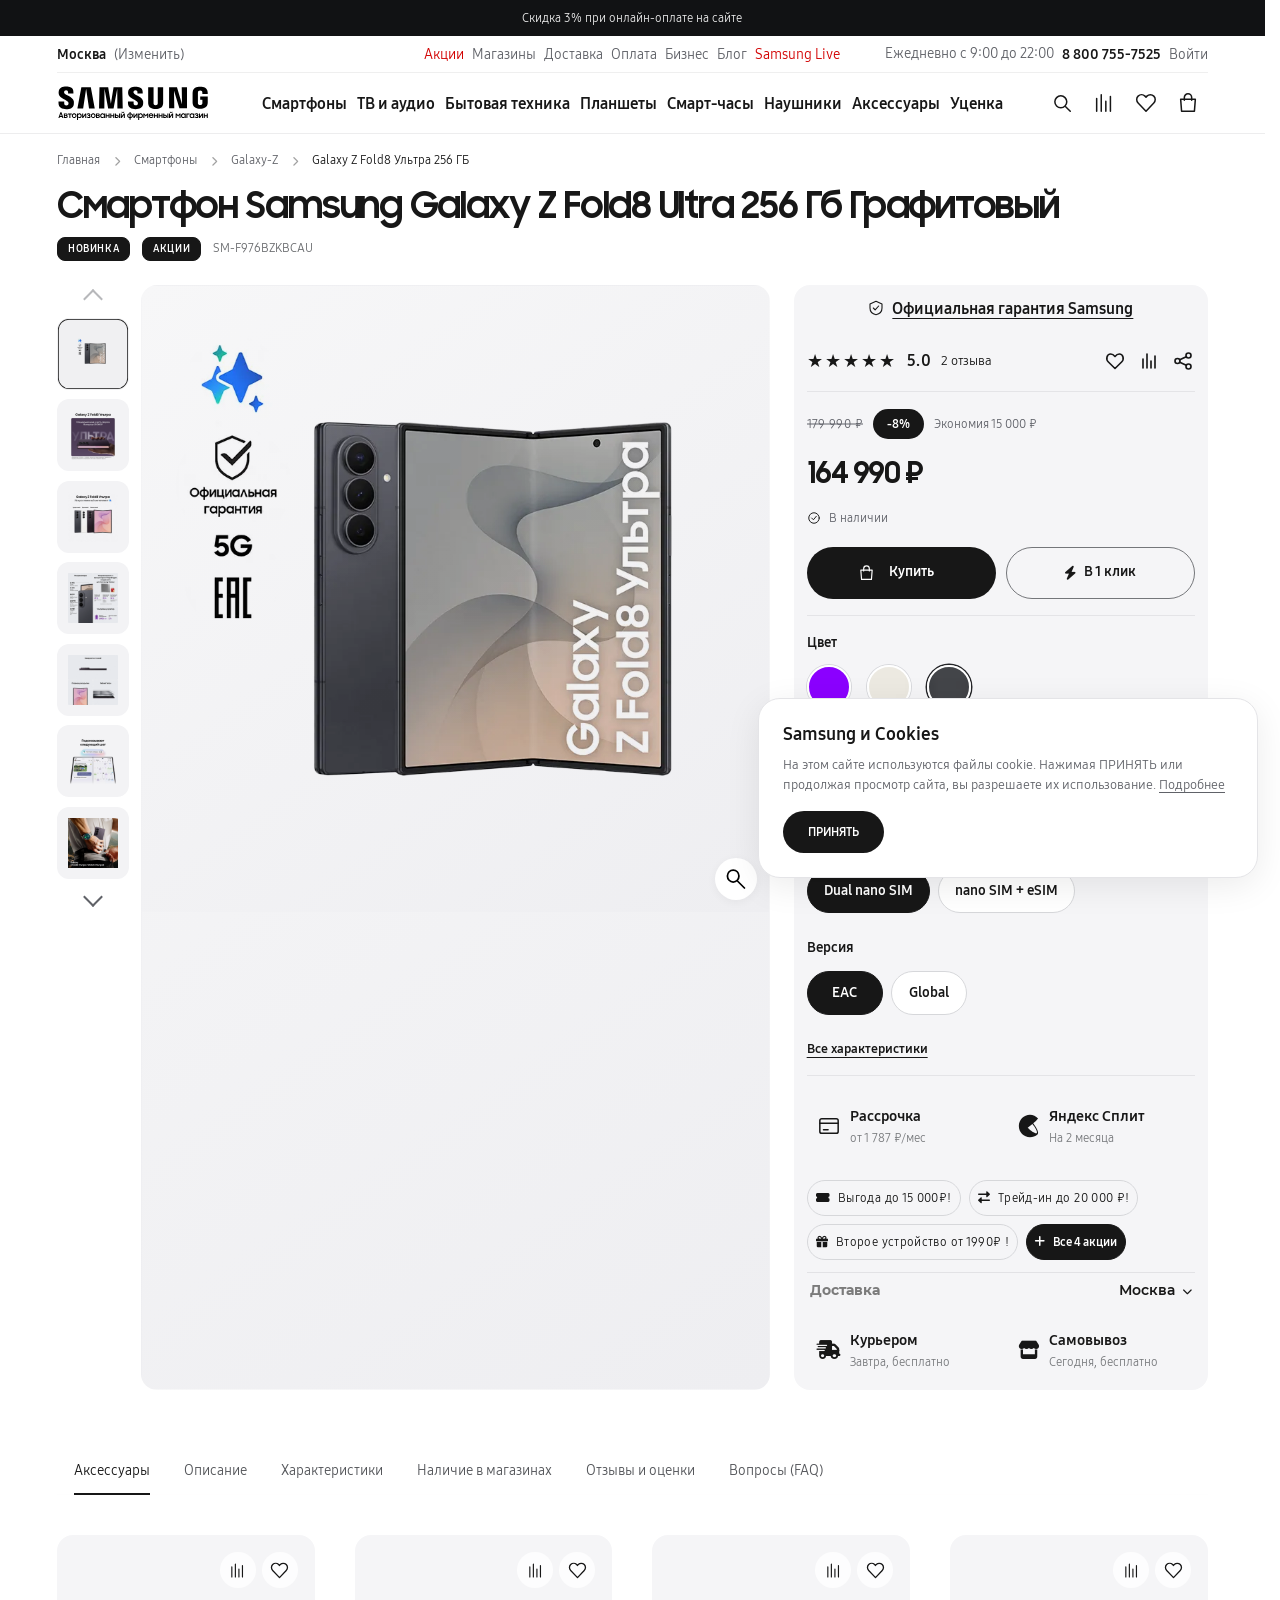
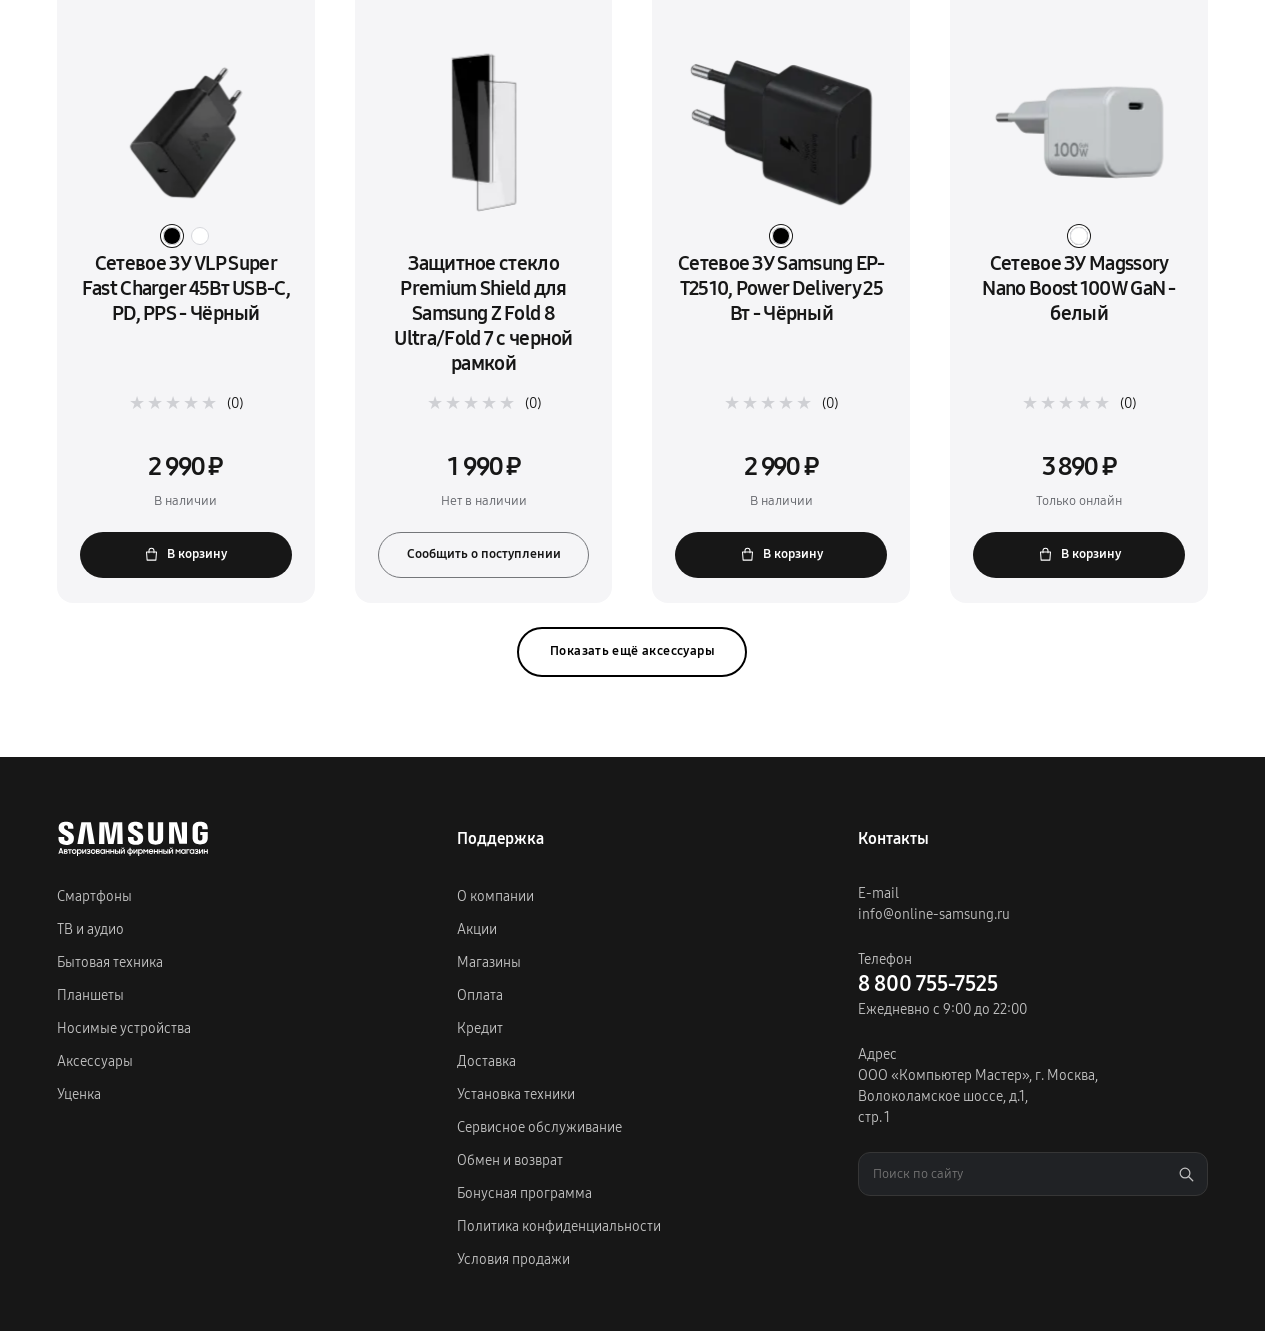
<file: карточка товара/index.html>
<!DOCTYPE html>

<html dir="ltr" lang="ru">
<head>
<meta name="robots" content="noindex, nofollow"/>
<meta content="default-src 'self' data: blob:; script-src 'self' 'unsafe-inline' 'unsafe-eval' https://api-maps.yandex.ru https://*.maps.yandex.net https://maps.yandex.net https://yastatic.net https://*.yandex.ru https://yandex.ru; style-src 'self' 'unsafe-inline' https://api-maps.yandex.ru https://*.maps.yandex.net https://maps.yandex.net https://yastatic.net https://*.yandex.ru https://yandex.ru; img-src 'self' data: blob: https://api-maps.yandex.ru https://*.maps.yandex.net https://maps.yandex.net https://yastatic.net https://*.yandex.ru https://yandex.ru; font-src 'self' data: https://api-maps.yandex.ru https://*.maps.yandex.net https://maps.yandex.net https://yastatic.net https://*.yandex.ru https://yandex.ru; connect-src https://api-maps.yandex.ru https://*.maps.yandex.net https://maps.yandex.net https://yastatic.net https://*.yandex.ru https://yandex.ru; frame-src https://api-maps.yandex.ru https://*.maps.yandex.net https://maps.yandex.net https://yastatic.net https://*.yandex.ru https://yandex.ru; form-action 'none'; object-src 'none'" http-equiv="Content-Security-Policy"/><meta charset="utf-8"/>
<link href="https://online-samsung.ru/product/sm-f976bzkbcau" rel="canonical"/>
<meta content="Смартфон Samsung Galaxy Z Fold8 Ultra 256 Гб Графитовый. Экран: 8″. Встроенная память: 256 ГБ. Оперативная память: 12 ГБ. Основная камера: 200 + 50 + 10 Мп. Цена 164 990 ₽. Характеристики и отзывы в Online Samsung." name="description"/>
<meta content="width=device-width, initial-scale=1, viewport-fit=cover" name="viewport"/>
<link href="assets/favicon-36cb4d296213.ico" rel="icon" type="image/vnd.microsoft.icon"/>
<title>Смартфон Samsung Galaxy Z Fold8 Ultra 256 Гб Графитовый — купить за 164 990 ₽ | Online Samsung</title>
<link href="assets/product-base.css?v=eca1ddadd269" rel="stylesheet"/>

<link href="offline.css" rel="stylesheet"/><link href="product-layout.css?v=5b7b29b910ce" rel="stylesheet"/><script id="product-structured-data" type="application/ld+json">{
  "@context": "https://schema.org",
  "@graph": [
    {
      "@type": "Organization",
      "@id": "https://online-samsung.ru/#organization",
      "name": "Online Samsung",
      "url": "https://online-samsung.ru/",
      "logo": "https://online-samsung.ru/themes/new_os/logo_footer.png",
      "telephone": "+78007557525",
      "email": "info@online-samsung.ru"
    },
    {
      "@type": "WebSite",
      "@id": "https://online-samsung.ru/#website",
      "url": "https://online-samsung.ru/",
      "name": "Online Samsung",
      "publisher": {
        "@id": "https://online-samsung.ru/#organization"
      },
      "inLanguage": "ru-RU"
    },
    {
      "@type": "WebPage",
      "@id": "https://online-samsung.ru/product/sm-f976bzkbcau#webpage",
      "url": "https://online-samsung.ru/product/sm-f976bzkbcau",
      "name": "Смартфон Samsung Galaxy Z Fold8 Ultra 256 Гб Графитовый",
      "description": "Смартфон Samsung Galaxy Z Fold8 Ultra 256 Гб Графитовый. Экран: 8″. Встроенная память: 256 ГБ. Оперативная память: 12 ГБ. Основная камера: 200 + 50 + 10 Мп.",
      "isPartOf": {
        "@id": "https://online-samsung.ru/#website"
      },
      "breadcrumb": {
        "@id": "https://online-samsung.ru/product/sm-f976bzkbcau#breadcrumbs"
      },
      "mainEntity": {
        "@id": "https://online-samsung.ru/product/sm-f976bzkbcau#product"
      },
      "inLanguage": "ru-RU"
    },
    {
      "@type": "BreadcrumbList",
      "@id": "https://online-samsung.ru/product/sm-f976bzkbcau#breadcrumbs",
      "itemListElement": [
        {
          "@type": "ListItem",
          "position": 1,
          "name": "Главная",
          "item": "https://online-samsung.ru/"
        },
        {
          "@type": "ListItem",
          "position": 2,
          "name": "Смартфоны",
          "item": "https://online-samsung.ru/catalog/smartfony"
        },
        {
          "@type": "ListItem",
          "position": 3,
          "name": "Galaxy-Z",
          "item": "https://online-samsung.ru/catalog/smartfony/Galaxy-Z"
        },
        {
          "@type": "ListItem",
          "position": 4,
          "name": "Galaxy Z Fold8 Ультра 256 ГБ",
          "item": "https://online-samsung.ru/product/sm-f976bzkbcau"
        }
      ]
    },
    {
      "@type": "Product",
      "@id": "https://online-samsung.ru/product/sm-f976bzkbcau#product",
      "name": "Смартфон Samsung Galaxy Z Fold8 Ultra 256 Гб Графитовый",
      "url": "https://online-samsung.ru/product/sm-f976bzkbcau",
      "sku": "SM-F976BZKBCAU",
      "image": [
        "https://online-samsung.ru/sites/default/files/styles/product_full/public/2026-07/SM-F976BZKBCAU_1.png.webp?itok=CnB95fCe"
      ],
      "description": "Смартфон Samsung Galaxy Z Fold8 Ultra 256 Гб Графитовый. Экран: 8″. Встроенная память: 256 ГБ. Оперативная память: 12 ГБ. Основная камера: 200 + 50 + 10 Мп.",
      "brand": {
        "@type": "Brand",
        "name": "Samsung"
      },
      "offers": {
        "@type": "Offer",
        "@id": "https://online-samsung.ru/product/sm-f976bzkbcau#offer",
        "url": "https://online-samsung.ru/product/sm-f976bzkbcau",
        "price": 164990,
        "priceCurrency": "RUB",
        "availability": "https://schema.org/InStock",
        "seller": {
          "@id": "https://online-samsung.ru/#organization"
        }
      },
      "mainEntityOfPage": {
        "@id": "https://online-samsung.ru/product/sm-f976bzkbcau#webpage"
      },
      "color": "Графитовый",
      "aggregateRating": {
        "@type": "AggregateRating",
        "ratingValue": 5.0,
        "reviewCount": 2,
        "bestRating": 5,
        "worstRating": 1
      },
      "additionalProperty": [
        {
          "@type": "PropertyValue",
          "name": "Встроенная память",
          "value": "256 ГБ"
        },
        {
          "@type": "PropertyValue",
          "name": "Оперативная память",
          "value": "12 ГБ"
        },
        {
          "@type": "PropertyValue",
          "name": "Операционная система",
          "value": "Android 17"
        }
      ]
    }
  ]
}</script><meta content="product" property="og:type"/><meta content="Смартфон Samsung Galaxy Z Fold8 Ultra 256 Гб Графитовый" property="og:title"/><meta content="Смартфон Samsung Galaxy Z Fold8 Ultra 256 Гб Графитовый. Экран: 8″. Встроенная память: 256 ГБ. Оперативная память: 12 ГБ. Основная камера: 200 + 50 + 10 Мп." property="og:description"/><meta content="https://online-samsung.ru/product/sm-f976bzkbcau" property="og:url"/><meta content="https://online-samsung.ru/sites/default/files/styles/product_full/public/2026-07/SM-F976BZKBCAU_1.png.webp?itok=CnB95fCe" property="og:image"/><meta content="ru_RU" property="og:locale"/><meta content="Online Samsung" property="og:site_name"/><meta content="164990" property="product:price:amount"/><meta content="RUB" property="product:price:currency"/>
<!-- Samsung-site-client design; keep last so header resets cannot override the theme. -->
<link href="client-theme.css?v=1638f2560204" rel="stylesheet"/>
<link href="home-chrome.css?v=1d7b8f087e16" rel="stylesheet"/>
<link href="cart.css?v=80c9d790a989" rel="stylesheet"/>
<link href="accessory-previews.css?v=652ab7f52ae1" rel="stylesheet"/>
</head>
<body class="client-product-responsive">
<a class="visually-hidden focusable" href="#main-content">
      Перейти к основному содержанию
    </a>
<div class="dialog-off-canvas-main-canvas" data-off-canvas-main-canvas="">
<div class="home-chrome client-home" data-home-chrome><div class="p-topbar"><div class="shell"><a class="client-announcement" href="https://online-samsung.ru/promotion/114">Скидка 3% при онлайн-оплате на сайте</a></div></div><header class="site-header" id="top"><div class="client-utility shell"><button class="client-city" data-city-open=""><span data-city="">Москва</span> <span>(Изменить)</span></button><nav aria-label="Информация магазина"><a href="https://online-samsung.ru/actions">Акции</a><a href="https://online-samsung.ru/shop">Магазины</a><a href="https://online-samsung.ru/delivery">Доставка</a><a href="https://online-samsung.ru/payment">Оплата</a><a href="https://online-samsung.ru/business">Бизнес</a><a href="https://online-samsung.ru/station">Блог</a><a href="https://online-samsung.ru/live" title="Samsung Live">Samsung Live</a></nav><div class="client-utility-meta"><span class="client-hours">Ежедневно с 9:00 до 22:00</span><a class="client-utility-phone" href="tel:88007557525">8 800 755-7525</a><div class="client-account"><button data-login="">Войти</button></div></div></div>
<div class="nav-bar shell">
<a aria-label="Online Samsung — на главную" class="brand" href="../Главная/index.html"><img alt="Samsung — авторизованный фирменный магазин" height="40" src="home-chrome/assets/9f2ab09f10-client-logo.svg" width="166"/></a>
<button aria-controls="mobile-nav" aria-expanded="false" aria-label="Открыть меню" class="a-catalog-toggle" id="menu-toggle" type="button"><svg aria-hidden="true" class="icon"><use href="#hc-i-menu"></use></svg></button>
<nav aria-label="Основная навигация" class="desktop-nav"><a aria-controls="client-mega-0" aria-expanded="false" aria-haspopup="true" data-mega-trigger="client-mega-0" href="https://online-samsung.ru/catalog/smartfony" id="client-nav-0">Смартфоны</a><a aria-controls="client-mega-1" aria-expanded="false" aria-haspopup="true" data-mega-trigger="client-mega-1" href="https://online-samsung.ru/catalog/tv-i-audio/in-stock" id="client-nav-1">ТВ и аудио</a><a aria-controls="client-mega-2" aria-expanded="false" aria-haspopup="true" data-mega-trigger="client-mega-2" href="https://online-samsung.ru/catalog/bytovaja-tehnika/in-stock" id="client-nav-2">Бытовая техника</a><a aria-controls="client-mega-3" aria-expanded="false" aria-haspopup="true" data-mega-trigger="client-mega-3" href="https://online-samsung.ru/catalog/planshety" id="client-nav-3">Планшеты</a><a aria-controls="client-mega-4" aria-expanded="false" aria-haspopup="true" data-mega-trigger="client-mega-4" href="https://online-samsung.ru/catalog/smart-chasy" id="client-nav-4">Смарт-часы</a><a aria-controls="client-mega-5" aria-expanded="false" aria-haspopup="true" data-mega-trigger="client-mega-5" href="https://online-samsung.ru/catalog/naushniki" id="client-nav-5">Наушники</a><a aria-controls="client-mega-6" aria-expanded="false" aria-haspopup="true" data-mega-trigger="client-mega-6" href="https://online-samsung.ru/catalog/aksessuary/dlya_ustroystv" id="client-nav-6">Аксессуары</a><a href="https://online-samsung.ru/discount">Уценка</a></nav>
<div class="nav-actions">
<button aria-expanded="false" aria-haspopup="dialog" aria-label="Открыть поиск по каталогу" class="icon-button" id="search-toggle" type="button"><svg aria-hidden="true" class="icon"><use href="#hc-i-search"></use></svg></button><button aria-expanded="false" aria-haspopup="dialog" aria-label="Сравнение" class="icon-button" data-compare-open=""><svg aria-hidden="true" class="icon"><use href="#hc-c-compare"></use></svg><span class="c-cart-count" data-count="compare" hidden=""></span></button>
<a aria-expanded="false" aria-haspopup="dialog" aria-label="Избранное" class="icon-button a-favorites-link" data-favorites-open="" href="#favorites"><svg aria-hidden="true" class="icon" viewbox="0 0 24 24"><path d="M20.5 4.5a5.3 5.3 0 0 0-7.5 0L12 5.6l-1.1-1.1a5.3 5.3 0 0 0-7.5 7.5L12 21l8.5-9a5.3 5.3 0 0 0 0-7.5Z"></path></svg><span class="c-cart-count" data-count="favorites" hidden=""></span></a>
<a aria-expanded="false" aria-haspopup="dialog" aria-label="Корзина" class="icon-button" data-cart-open="" href="#cart"><svg aria-hidden="true" class="icon"><use href="#hc-i-bag"></use></svg><span class="c-cart-count" data-count="cart" hidden=""></span></a>
</div>
</div>
<div class="client-mega-menus"><section aria-labelledby="client-nav-0" class="client-mega-panel client-mega-panel--phones shell" data-mega-panel="" hidden="" id="client-mega-0"><div class="client-mega-grid"><div class="nav-main__group">
<div class="nav-main__header"><a href="https://online-samsung.ru/catalog/smartfony/samsung-skladnye" title="/catalog/smartfony/samsung-skladnye/in-stock">Galaxy Z</a></div>
<ul class="nav-main__link-list">
<li>
<a class="is-new" href="https://online-samsung.ru/catalog/smartfony/samsung-galaxy-z-fold-8-ultra" title="Galaxy Z Fold 8 Ультра">Galaxy Z Fold 8 Ультра</a>
</li>
<li>
<a class="is-new" href="https://online-samsung.ru/catalog/smartfony/samsung-galaxy-z-fold-8" title="Galaxy Z Fold 8">Galaxy Z Fold 8</a>
</li>
<li>
<a class="is-new" href="https://online-samsung.ru/catalog/smartfony/samsung-galaxy-z-flip-8" title="Galaxy Z Флип 8">Galaxy Z Флип 8</a>
</li>
<li>
<a href="https://online-samsung.ru/catalog/smartfony/samsung-galaxy-z-fold-7" title="Galaxy Z Fold 7">Galaxy Z Fold 7</a>
</li>
<li>
<a href="https://online-samsung.ru/catalog/smartfony/samsung-galaxy-z-flip-7" title="Galaxy Z Флип7">Galaxy Z Флип7</a>
</li>
</ul>
</div><div class="nav-main__group">
<div class="nav-main__header"><a href="https://online-samsung.ru/catalog/smartfony/samsung-galaxy-s" title=" Galaxy S"> Galaxy S</a></div>
<ul class="nav-main__link-list">
<li>
<a href="https://online-samsung.ru/catalog/smartfony/samsung-galaxy-s26-ultra" title="Galaxy S26 Ultra">Galaxy S26 Ультра</a>
</li>
<li>
<a href="https://online-samsung.ru/catalog/smartfony/samsung-galaxy-s26-plus" title="Galaxy S26+">Galaxy S26+</a>
</li>
<li>
<a href="https://online-samsung.ru/catalog/smartfony/samsung-galaxy-s26" title="Galaxy S26">Galaxy S26</a>
</li>
<li>
<a class="is-new" href="https://online-samsung.ru/catalog/smartfony/samsung-galaxy-s26-fe" title="Galaxy S26 FE">Galaxy S26 FE</a>
</li>
</ul>
</div><div class="nav-main__group">
<div class="nav-main__header"><a href="https://online-samsung.ru/catalog/smartfony/samsung-galaxy-a" title="Galaxy A">Galaxy A</a></div>
<ul class="nav-main__link-list">
<li>
<a href="https://online-samsung.ru/catalog/smartfony/samsung-galaxy-a57" title="Galaxy A57">Galaxy A57</a>
</li>
<li>
<a href="https://online-samsung.ru/catalog/smartfony/samsung-galaxy-a37" title="Galaxy A37">Galaxy A37</a>
</li>
<li>
<a href="https://online-samsung.ru/catalog/smartfony/samsung-galaxy-a27" title="Galaxy A27">Galaxy A27</a>
</li>
<li>
<a class="is-new" href="https://online-samsung.ru/catalog/smartfony/samsung-galaxy-a18" title="Galaxy A18">Galaxy A18</a>
</li>
</ul>
</div><div class="nav-main__group">
<a aria-label="Samsung Care+ — оформить сертификат защиты" class="promo-card" href="https://online-samsung.ru/catalog/aksessuary/samsung-care">
<span aria-hidden="true" class="c1"></span>
<span aria-hidden="true" class="c2"></span>
<span aria-hidden="true" class="c3"></span>
<span>
<span class="promo-chip"><svg class="ic"><use href="#hc-c-sparkles"></use></svg>Samsung Care+</span>
<span class="promo-title">Защитите свои устройства</span>
<span class="promo-text">Ремонт и замена устройства без лишних затрат — в первый же год использования.</span>
</span>
<span class="promo-bottom">
<span class="promo-price">от <b>2 990 ₽</b> / год</span><br/>
<span class="promo-cta">Оформить сертификат<svg class="ic"><use href="#hc-c-arrow"></use></svg></span>
</span>
</a>
</div></div></section><section aria-labelledby="client-nav-1" class="client-mega-panel client-mega-panel--tv shell" data-mega-panel="" hidden="" id="client-mega-1"><div class="client-mega-grid"><div class="nav-main__group">
<div class="nav-main__header"><a href="https://online-samsung.ru/catalog/televizory/in-stock" title="/catalog/televizory/in-stock">Телевизоры</a></div>
<ul class="nav-main__link-list">
<li>
<a href="https://online-samsung.ru/catalog/televizory/mini-led" title="Мини LED">Мини LED</a>
</li>
<li>
<a href="https://online-samsung.ru/catalog/televizory/model_series/micro-led-micro-rgb" title="Micro LED &amp; Micro RGB">Микро LED &amp; Микро RGB</a>
</li>
<li>
<a href="https://online-samsung.ru/catalog/televizory/oled" title="/catalog/televizory/oled/in-stock">OLED ТВ</a>
</li>
<li>
<a href="https://online-samsung.ru/catalog/televizory/neo-qled" title="/catalog/televizory/neo-qled/in-stock">Neo QLED ТВ</a>
</li>
<li>
<a href="https://online-samsung.ru/catalog/televizory/qled-tv/in-stock" title="/catalog/televizory/qled-tv/in-stock">QLED ТВ</a>
</li>
<li>
<a href="https://online-samsung.ru/catalog/televizory/the-frame-tv">The Frame ТВ</a>
</li>
<li>
<a href="https://online-samsung.ru/catalog/televizory/the-movingstyle">The Movingstyle</a>
</li>
<li>
<a href="https://online-samsung.ru/catalog/televizory/crystal-uhd-4k/in-stock" title="/catalog/televizory/crystal-4k-uhd-4k">Кристалл 4K &amp; UHD ТВ</a>
</li>
<li>
<a href="https://online-samsung.ru/catalog/televizory/full-hd-hd/in-stock" title="/catalog/televizory/full-hd-hd/in-stock">Full HD &amp; HD </a>
</li>
<li>
<a href="https://online-samsung.ru/catalog/televizory/diagonal_tv/100.114.115.98" title='Диагонали 98" и более'>Диагонали 98"-115"</a>
</li>
<li>
<a href="https://online-samsung.ru/catalog/televizory/diagonal_tv/77.83.85" title='Диагонали 77"-85"'>Диагонали 77"-85"</a>
</li>
<li>
<a href="https://online-samsung.ru/catalog/televizory/diagonal-75" title='Диагонали 75"'>Диагонали 75"</a>
</li>
<li>
<a href="https://online-samsung.ru/catalog/televizory/diagonal-65" title='Диагонали 65"'>Диагонали 65"</a>
</li>
<li>
<a href="https://online-samsung.ru/catalog/televizory/diagonal-55" title='Диагонали 55"'>Диагонали 55"</a>
</li>
<li>
<a href="https://online-samsung.ru/catalog/televizory/diagonal_tv/48.49.50" title='Диагонали 48"-50"'>Диагонали 48"-50"</a>
</li>
<li>
<a href="https://online-samsung.ru/catalog/televizory/diagonal_tv/32.42.43" title=' Диагонали 32"-43"'> Диагонали 32"-43"</a>
</li>
</ul>
</div><div class="nav-main__group">
<div class="nav-main__header"><a href="https://online-samsung.ru/catalog/audio/in-stock" title="/catalog/audio/in-stock">Аудио</a></div>
<ul class="nav-main__link-list">
<li>
<a href="https://online-samsung.ru/catalog/audio/sound-tower" title="/catalog/audio/sound-tower/in-stock">Аудиосистемы Sound Tower</a>
</li>
<li>
<a href="https://online-samsung.ru/catalog/audio/soundbars" title="/catalog/audio/soundbars/in-stock">Саундбары</a>
</li>
<li>
<a href="https://online-samsung.ru/catalog/naushniki" title="/catalog/naushniki/in-stock">Наушники</a>
</li>
</ul>
</div><div class="nav-main__group">
<div class="nav-main__header"><a href="https://online-samsung.ru/catalog/professionalnye-displei">Профессиональные дисплеи</a></div>
<ul class="nav-main__link-list">
<li>
<a href="https://online-samsung.ru/catalog/professionalnye-displei">Интерактивные панели</a>
</li>
</ul>
</div></div></section><section aria-labelledby="client-nav-2" class="client-mega-panel shell" data-mega-panel="" hidden="" id="client-mega-2"><div class="client-mega-grid"><div class="nav-main__group">
<div class="nav-main__header"><a href="https://online-samsung.ru/catalog/bytovaja-tehnika-dlja-doma/in-stock" title="/catalog/bytovaja-tehnika-dlja-doma/in-stock">Техника для дома</a></div>
<ul class="nav-main__link-list">
<li>
<a href="https://online-samsung.ru/catalog/bytovaja-tehnika/stiralnye-mashiny/in-stock" title="/catalog/bytovaja-tehnika/stiralnye-mashiny/in-stock">Стиральные и сушильные машины</a>
</li>
<li>
<a href="https://online-samsung.ru/catalog/bytovaja-tehnika/pylesosy/in-stock" title="/catalog/bytovaja-tehnika/pylesosy/in-stock">Пылесосы</a>
</li>
<li>
<a href="https://online-samsung.ru/catalog/bytovaja-tehnika/parovye-shkafy/in-stock">Паровые шкафы</a>
</li>
<li>
<a href="https://online-samsung.ru/catalog/bytovaja-tehnika/kondicionery/in-stock" title="/catalog/bytovaja-tehnika/kondicionery/in-stock">Кондиционеры</a>
</li>
</ul>
</div><div class="nav-main__group">
<div class="nav-main__header"><a href="https://online-samsung.ru/catalog/tehnika-dlja-kuhni/in-stock" title="/catalog/tehnika-dlja-kuhni">Техника для кухни</a></div>
<ul class="nav-main__link-list">
<li>
<a href="https://online-samsung.ru/catalog/tehnika-dlja-kuhni/holodilniki/in-stock">Холодильники</a>
</li>
<li>
<a href="https://online-samsung.ru/catalog/tehnika-dlja-kuhni/mikrovolnovye-pechi/in-stock" title="/catalog/tehnika-dlja-kuhni/mikrovolnovye-pechi/in-stock">Микроволновые печи</a>
</li>
<li>
<a href="https://online-samsung.ru/catalog/tehnika-dlja-kuhni/posudomoechnye-mashiny/in-stock" title="/catalog/tehnika-dlja-kuhni/posudomoechnye-mashiny/in-stock">Посудомоечные машины</a>
</li>
<li>
<a href="https://online-samsung.ru/catalog/tehnika-dlja-kuhni/duhovye-shkafy">Духовые шкафы</a>
</li>
<li>
<a href="https://online-samsung.ru/catalog/tehnika-dlja-kuhni/varochnye-poverhnosti">Варочные панели</a>
</li>
<li>
<a href="https://online-samsung.ru/catalog/tehnika-dlja-kuhni/vytyazhki" title="/catalog/tehnika-dlja-kuhni/vytyazhki">Кухонные вытяжки</a>
</li>
</ul>
</div></div></section><section aria-labelledby="client-nav-3" class="client-mega-panel shell" data-mega-panel="" hidden="" id="client-mega-3"><div class="client-mega-grid"><div class="nav-main__group">
<div class="nav-main__header"><a href="https://online-samsung.ru/catalog/planshety/samsung-galaxy-tab-s" title="/catalog/planshety/samsung-galaxy-tab-s/in-stock">Galaxy Tab S серии</a></div>
<ul class="nav-main__link-list">
<li>
<a class="is-new" href="https://online-samsung.ru/catalog/planshety/galaxy-tab-s12-ultra" title="Galaxy Tab S12 Ультра">Galaxy Tab S12 Ультра</a>
</li>
<li>
<a class="is-new" href="https://online-samsung.ru/catalog/planshety/galaxy-tab-s12-plus" title="Galaxy Tab S12+">Galaxy Tab S12+</a>
</li>
<li>
<a href="https://online-samsung.ru/catalog/planshety/galaxy-tab-s11" title="Galaxy Tab S11">Galaxy Tab S11</a>
</li>
<li>
<a href="https://online-samsung.ru/catalog/planshety/galaxy-tab-s10-fe" title="Galaxy Tab S10 FE">Galaxy Tab S10 FE</a>
</li>
<li>
<a href="https://online-samsung.ru/catalog/planshety/galaxy-tab-s10-lite" title="Galaxy Tab S10 Lite">Galaxy Tab S10 Lite</a>
</li>
</ul>
</div><div class="nav-main__group">
<div class="nav-main__header"><a href="https://online-samsung.ru/catalog/planshety/samsung-galaxy-tab-a" title="/catalog/planshety/samsung-galaxy-tab-a/in-stock">Galaxy Tab A серии</a></div>
<ul class="nav-main__link-list">
<li>
<a href="https://online-samsung.ru/catalog/planshety/samsung-galaxy-tab-a11-plus">Galaxy Tab А11+</a>
</li>
<li>
<a href="https://online-samsung.ru/catalog/planshety/samsung-galaxy-tab-a11" title="Galaxy Tab А11">Galaxy Tab А11</a>
</li>
</ul>
</div></div></section><section aria-labelledby="client-nav-4" class="client-mega-panel shell" data-mega-panel="" hidden="" id="client-mega-4"><div class="client-mega-grid"><div class="nav-main__group">
<div class="nav-main__header"><a href="https://online-samsung.ru/catalog/smart-chasy" title="Все Galaxy Watch">Все Galaxy Watch</a></div>
<ul class="nav-main__link-list">
<li>
<a href="https://online-samsung.ru/catalog/smart-chasy/samsung-galaxy-watch-ultra-2" title="Galaxy Watch Ультра 2">Galaxy Watch Ультра 2</a>
</li>
<li>
<a href="https://online-samsung.ru/catalog/smart-chasy/samsung-galaxy-watch-9" title="Galaxy Watch 9">Galaxy Watch 9</a>
</li>
<li>
<a href="https://online-samsung.ru/catalog/smart-chasy/samsung-galaxy-watch-ultra" title="/catalog/smart-chasy/samsung-galaxy-watch-ultra">Galaxy Watch Ультра</a>
</li>
<li>
<a href="https://online-samsung.ru/catalog/smart-chasy/samsung-galaxy-watch-8-classic" title="Galaxy Watch 8 Classic">Galaxy Watch 8 Класcика</a>
</li>
<li>
<a href="https://online-samsung.ru/catalog/smart-chasy/samsung-galaxy-watch-8" title="Galaxy Watch 8">Galaxy Watch 8</a>
</li>
</ul>
</div></div></section><section aria-labelledby="client-nav-5" class="client-mega-panel shell" data-mega-panel="" hidden="" id="client-mega-5"><div class="client-mega-grid"><div class="nav-main__group">
<div class="nav-main__header"><a href="https://online-samsung.ru/catalog/naushniki" title="Все наушники">Все наушники</a></div>
<ul class="nav-main__link-list">
<li>
<a href="https://online-samsung.ru/catalog/naushniki/samsung-galaxy-buds" title="Все Galaxy Buds">Все Galaxy Buds</a>
</li>
<li>
<a href="https://online-samsung.ru/catalog/naushniki/galaxy-buds4-series">Все Galaxy Buds 4</a>
</li>
<li>
<a href="https://online-samsung.ru/catalog/naushniki/galaxy-buds3-series" title="Все Galaxy Buds 3">Все Galaxy Buds 3</a>
</li>
<li>
<a href="https://online-samsung.ru/catalog/naushniki/samsung-galaxy-buds-core" title="Buds Core">Galaxy Buds Core</a>
</li>
<li>
<a href="https://online-samsung.ru/catalog/naushniki/besprovodnye" title="/catalog/naushniki/besprovodnye/in-stock">Беспроводные</a>
</li>
<li>
<a href="https://online-samsung.ru/catalog/naushniki/provodnye/in-stock" title="/catalog/naushniki/provodnye/in-stock">Проводные</a>
</li>
</ul>
</div></div></section><section aria-labelledby="client-nav-6" class="client-mega-panel client-mega-panel--accessories shell" data-mega-panel="" hidden="" id="client-mega-6"><div class="client-mega-grid"><div class="nav-main__group">
<div class="nav-main__header"><a href="https://online-samsung.ru/catalog/aksessuary/dlja-smartfonov/in-stock" title="/catalog/aksessuary/dlya_ustroystv">Аксессуары для гаджетов</a></div>
<ul class="nav-main__link-list">
<li>
<a href="https://online-samsung.ru/catalog/aksessuary/samsung-care" title="Сертификаты Samsung Care+">Сертификаты Samsung Care+</a>
</li>
<li>
<a href="https://online-samsung.ru/catalog/aksessuary/chekhly/in-stock" title="Чехлы">Чехлы</a>
</li>
<li>
<a href="https://online-samsung.ru/catalog/aksessuary/zaschitnye-plenki-i-stekla/in-stock" title="Защитные пленки и стекла для устройств Samsung">Защитные пленки и стекла</a>
</li>
<li>
<a href="https://online-samsung.ru/catalog/aksessuary/stilusy" title="Стилусы Samsung">Стилусы</a>
</li>
<li>
<a href="https://online-samsung.ru/catalog/aksessuary/remeshki/in-stock" title="Ремешки для смарт-часов и чехлов Samsung">Ремешки</a>
</li>
<li>
<a href="https://online-samsung.ru/catalog/aksessuary/avtomobilnye-derzhateli/in-stock" title="Автомобильные держатели для устройств Samsung">Автомобильные держатели</a>
</li>
</ul>
</div><div class="nav-main__group">
<div class="nav-main__header"><a href="https://online-samsung.ru/catalog/aksessuary/zaryadnye_ustroystva-i-vneshnije-akkumulatory">Зарядные устройства и внешние аккумуляторы</a></div>
<ul class="nav-main__link-list">
<li>
<a href="https://online-samsung.ru/catalog/aksessuary/zaryadnye-ustroystva-avtomobilnije">Автомобильные зарядные устройства</a>
</li>
<li>
<a href="https://online-samsung.ru/catalog/aksessuary/zaryadnye-ustroystva-besprovodnye">Беспроводные зарядные устройства</a>
</li>
<li>
<a href="https://online-samsung.ru/catalog/aksessuary/zaryadnye-ustroystva-ot-seti">Сетевые зарядные устройства</a>
</li>
<li>
<a href="https://online-samsung.ru/catalog/aksessuary/vneshnije-akkumulatory">Внешние аккумуляторы</a>
</li>
</ul>
</div><div class="nav-main__group">
<div class="nav-main__header"><a href="https://online-samsung.ru/catalog/aksessuary/dlja-tv">Для телевизоров</a></div>
<ul class="nav-main__link-list">
<li>
<a href="https://online-samsung.ru/catalog/aksessuary/podstavki_i_krepleniya_dlja-tv/krontejshny" title="Кронштейны для телевизоров">Кронштейны</a>
</li>
<li>
<a href="https://online-samsung.ru/catalog/aksessuary/ramki-dlja-tv/in-stock" title="Рамки для телевизоров Samsung">Интерьерные рамки</a>
</li>
<li>
<a href="https://online-samsung.ru/catalog/aksessuary/pristavki-dlya-televizora" title="Samsung One Connect">Samsung One Connect</a>
</li>
</ul>
</div><div class="nav-main__group">
<div class="nav-main__header"><a href="https://online-samsung.ru/catalog/aksessuary/dlja-bytovoy-tekhniki">Для бытовой техники</a></div>
<ul class="nav-main__link-list">
<li>
<a href="https://online-samsung.ru/catalog/aksessuary/smennye-paneli-dlya-kholodilnikov/in-stock" title="Сменные панели">Сменные панели</a>
</li>
<li>
<a href="https://online-samsung.ru/catalog/aksessuary/stykovochnye-komplekty/in-stock" title="Стыковочные комплекты для бытовой техники Samsung">Стыковочные комплекты</a>
</li>
</ul>
</div><div class="nav-main__group">
<div class="nav-main__header"><a href="https://online-samsung.ru/catalog/aksessuary/kabeli-i-perekhodniki">Кабели и переходники</a></div>
<ul class="nav-main__link-list">
<li>
<a href="https://online-samsung.ru/catalog/aksessuary/kabeli">Кабели</a>
</li>
<li>
<a href="https://online-samsung.ru/catalog/aksessuary/perekhodniki">Переходники</a>
</li>
</ul>
</div><div class="nav-main__group">
<div class="nav-main__header"><a href="https://online-samsung.ru/catalog/naushniki/in-stock" title="/catalog/naushniki/in-stock">Наушники</a></div>
<ul class="nav-main__link-list">
<li>
<a href="https://online-samsung.ru/catalog/naushniki/besprovodnye/in-stock" title="/catalog/naushniki/besprovodnye/in-stock">Беспроводные </a>
</li>
<li>
<a href="https://online-samsung.ru/catalog/naushniki/provodnye/in-stock" title="/catalog/naushniki/provodnye/in-stock">Проводные</a>
</li>
</ul>
</div><div class="nav-main__group">
<div class="nav-main__header"><a href="https://online-samsung.ru/catalog/pamyat/karty-pamjati" title="/catalog/pamyat/in-stock">Память и накопители</a></div>
<ul class="nav-main__link-list">
<li>
<a href="https://online-samsung.ru/catalog/pamyat/karty-pamjati" title="/catalog/pamyat/karty-pamjati/in-stock">Карты памяти</a>
</li>
<li>
<a href="https://online-samsung.ru/catalog/pamyat/ssd-nakopiteli" title="/catalog/pamyat/ssd-nakopiteli/in-stock">Накопители SSD</a>
</li>
</ul>
</div></div></section></div></header><div class="client-mega-backdrop" data-mega-backdrop="" hidden=""></div><div aria-hidden="true" class="client-mobile-backdrop" data-mobile-menu-backdrop="" hidden=""></div><aside aria-labelledby="client-mobile-menu-title" aria-modal="true" class="client-mobile-drawer" hidden="" id="mobile-nav" role="dialog"><div class="client-mobile-heading"><h2 id="client-mobile-menu-title">Каталог</h2><button aria-label="Закрыть каталог" class="client-mobile-close" data-mobile-menu-close="" type="button">×</button></div><nav aria-label="Мобильный каталог" class="client-mobile-scroll"><div><details class="client-mobile-category"><summary><span>Смартфоны</span><svg aria-hidden="true" class="icon" viewbox="0 0 24 24"><path d="m9 5 7 7-7 7"></path></svg></summary><div><a class="client-mobile-overview client-mobile-category-link" href="https://online-samsung.ru/catalog/smartfony">Смартфоны <span aria-hidden="true">↗</span></a><details class="client-mobile-group"><summary><span>Galaxy Z</span><svg aria-hidden="true" class="icon" viewbox="0 0 24 24"><path d="m9 5 7 7-7 7"></path></svg></summary><ul><li><a class="client-mobile-overview" href="https://online-samsung.ru/catalog/smartfony/samsung-skladnye">Galaxy Z <span aria-hidden="true">↗</span></a></li><li><a class="is-new" href="https://online-samsung.ru/catalog/smartfony/samsung-galaxy-z-fold-8-ultra">Galaxy Z Fold 8 Ультра</a></li><li><a class="is-new" href="https://online-samsung.ru/catalog/smartfony/samsung-galaxy-z-fold-8">Galaxy Z Fold 8</a></li><li><a class="is-new" href="https://online-samsung.ru/catalog/smartfony/samsung-galaxy-z-flip-8">Galaxy Z Флип 8</a></li><li><a href="https://online-samsung.ru/catalog/smartfony/samsung-galaxy-z-fold-7">Galaxy Z Fold 7</a></li><li><a href="https://online-samsung.ru/catalog/smartfony/samsung-galaxy-z-flip-7">Galaxy Z Флип7</a></li></ul></details><details class="client-mobile-group"><summary><span>Galaxy S</span><svg aria-hidden="true" class="icon" viewbox="0 0 24 24"><path d="m9 5 7 7-7 7"></path></svg></summary><ul><li><a class="client-mobile-overview" href="https://online-samsung.ru/catalog/smartfony/samsung-galaxy-s">Galaxy S <span aria-hidden="true">↗</span></a></li><li><a href="https://online-samsung.ru/catalog/smartfony/samsung-galaxy-s26-ultra">Galaxy S26 Ультра</a></li><li><a href="https://online-samsung.ru/catalog/smartfony/samsung-galaxy-s26-plus">Galaxy S26+</a></li><li><a href="https://online-samsung.ru/catalog/smartfony/samsung-galaxy-s26">Galaxy S26</a></li><li><a class="is-new" href="https://online-samsung.ru/catalog/smartfony/samsung-galaxy-s26-fe">Galaxy S26 FE</a></li></ul></details><details class="client-mobile-group"><summary><span>Galaxy A</span><svg aria-hidden="true" class="icon" viewbox="0 0 24 24"><path d="m9 5 7 7-7 7"></path></svg></summary><ul><li><a class="client-mobile-overview" href="https://online-samsung.ru/catalog/smartfony/samsung-galaxy-a">Galaxy A <span aria-hidden="true">↗</span></a></li><li><a href="https://online-samsung.ru/catalog/smartfony/samsung-galaxy-a57">Galaxy A57</a></li><li><a href="https://online-samsung.ru/catalog/smartfony/samsung-galaxy-a37">Galaxy A37</a></li><li><a href="https://online-samsung.ru/catalog/smartfony/samsung-galaxy-a27">Galaxy A27</a></li><li><a class="is-new" href="https://online-samsung.ru/catalog/smartfony/samsung-galaxy-a18">Galaxy A18</a></li></ul></details><div class="client-mobile-promo"><a aria-label="Samsung Care+ — оформить сертификат защиты" class="promo-card" href="https://online-samsung.ru/catalog/aksessuary/samsung-care">
<span aria-hidden="true" class="c1"></span>
<span aria-hidden="true" class="c2"></span>
<span aria-hidden="true" class="c3"></span>
<span>
<span class="promo-chip"><svg class="ic"><use href="#hc-c-sparkles"></use></svg>Samsung Care+</span>
<span class="promo-title">Защитите свои устройства</span>
<span class="promo-text">Ремонт и замена устройства без лишних затрат — в первый же год использования.</span>
</span>
<span class="promo-bottom">
<span class="promo-price">от <b>2 990 ₽</b> / год</span><br/>
<span class="promo-cta">Оформить сертификат<svg class="ic"><use href="#hc-c-arrow"></use></svg></span>
</span>
</a></div></div></details><details class="client-mobile-category"><summary><span>ТВ и аудио</span><svg aria-hidden="true" class="icon" viewbox="0 0 24 24"><path d="m9 5 7 7-7 7"></path></svg></summary><div><details class="client-mobile-group"><summary><span>Телевизоры</span><svg aria-hidden="true" class="icon" viewbox="0 0 24 24"><path d="m9 5 7 7-7 7"></path></svg></summary><ul><li><a class="client-mobile-overview" href="https://online-samsung.ru/catalog/televizory/in-stock">Телевизоры <span aria-hidden="true">↗</span></a></li><li><a href="https://online-samsung.ru/catalog/televizory/mini-led">Мини LED</a></li><li><a href="https://online-samsung.ru/catalog/televizory/model_series/micro-led-micro-rgb">Микро LED &amp; Микро RGB</a></li><li><a href="https://online-samsung.ru/catalog/televizory/oled">OLED ТВ</a></li><li><a href="https://online-samsung.ru/catalog/televizory/neo-qled">Neo QLED ТВ</a></li><li><a href="https://online-samsung.ru/catalog/televizory/qled-tv/in-stock">QLED ТВ</a></li><li><a href="https://online-samsung.ru/catalog/televizory/the-frame-tv">The Frame ТВ</a></li><li><a href="https://online-samsung.ru/catalog/televizory/the-movingstyle">The Movingstyle</a></li><li><a href="https://online-samsung.ru/catalog/televizory/crystal-uhd-4k/in-stock">Кристалл 4K &amp; UHD ТВ</a></li><li><a href="https://online-samsung.ru/catalog/televizory/full-hd-hd/in-stock">Full HD &amp; HD</a></li><li><a href="https://online-samsung.ru/catalog/televizory/diagonal_tv/100.114.115.98">Диагонали 98"-115"</a></li><li><a href="https://online-samsung.ru/catalog/televizory/diagonal_tv/77.83.85">Диагонали 77"-85"</a></li><li><a href="https://online-samsung.ru/catalog/televizory/diagonal-75">Диагонали 75"</a></li><li><a href="https://online-samsung.ru/catalog/televizory/diagonal-65">Диагонали 65"</a></li><li><a href="https://online-samsung.ru/catalog/televizory/diagonal-55">Диагонали 55"</a></li><li><a href="https://online-samsung.ru/catalog/televizory/diagonal_tv/48.49.50">Диагонали 48"-50"</a></li><li><a href="https://online-samsung.ru/catalog/televizory/diagonal_tv/32.42.43">Диагонали 32"-43"</a></li></ul></details><details class="client-mobile-group"><summary><span>Аудио</span><svg aria-hidden="true" class="icon" viewbox="0 0 24 24"><path d="m9 5 7 7-7 7"></path></svg></summary><ul><li><a class="client-mobile-overview" href="https://online-samsung.ru/catalog/audio/in-stock">Аудио <span aria-hidden="true">↗</span></a></li><li><a href="https://online-samsung.ru/catalog/audio/sound-tower">Аудиосистемы Sound Tower</a></li><li><a href="https://online-samsung.ru/catalog/audio/soundbars">Саундбары</a></li><li><a href="https://online-samsung.ru/catalog/naushniki">Наушники</a></li></ul></details><details class="client-mobile-group"><summary><span>Профессиональные дисплеи</span><svg aria-hidden="true" class="icon" viewbox="0 0 24 24"><path d="m9 5 7 7-7 7"></path></svg></summary><ul><li><a class="client-mobile-overview" href="https://online-samsung.ru/catalog/professionalnye-displei">Профессиональные дисплеи <span aria-hidden="true">↗</span></a></li><li><a href="https://online-samsung.ru/catalog/professionalnye-displei">Интерактивные панели</a></li></ul></details></div></details><details class="client-mobile-category"><summary><span>Бытовая техника</span><svg aria-hidden="true" class="icon" viewbox="0 0 24 24"><path d="m9 5 7 7-7 7"></path></svg></summary><div><a class="client-mobile-overview client-mobile-category-link" href="https://online-samsung.ru/catalog/bytovaja-tehnika/in-stock">Бытовая техника <span aria-hidden="true">↗</span></a><details class="client-mobile-group"><summary><span>Техника для дома</span><svg aria-hidden="true" class="icon" viewbox="0 0 24 24"><path d="m9 5 7 7-7 7"></path></svg></summary><ul><li><a class="client-mobile-overview" href="https://online-samsung.ru/catalog/bytovaja-tehnika-dlja-doma/in-stock">Техника для дома <span aria-hidden="true">↗</span></a></li><li><a href="https://online-samsung.ru/catalog/bytovaja-tehnika/stiralnye-mashiny/in-stock">Стиральные и сушильные машины</a></li><li><a href="https://online-samsung.ru/catalog/bytovaja-tehnika/pylesosy/in-stock">Пылесосы</a></li><li><a href="https://online-samsung.ru/catalog/bytovaja-tehnika/parovye-shkafy">Паровые шкафы</a></li><li><a href="https://online-samsung.ru/catalog/bytovaja-tehnika/kondicionery/in-stock">Кондиционеры</a></li></ul></details><details class="client-mobile-group"><summary><span>Техника для кухни</span><svg aria-hidden="true" class="icon" viewbox="0 0 24 24"><path d="m9 5 7 7-7 7"></path></svg></summary><ul><li><a class="client-mobile-overview" href="https://online-samsung.ru/catalog/tehnika-dlja-kuhni/in-stock">Техника для кухни <span aria-hidden="true">↗</span></a></li><li><a href="https://online-samsung.ru/catalog/tehnika-dlja-kuhni/holodilniki/in-stock">Холодильники</a></li><li><a href="https://online-samsung.ru/catalog/tehnika-dlja-kuhni/mikrovolnovye-pechi/in-stock">Микроволновые печи</a></li><li><a href="https://online-samsung.ru/catalog/tehnika-dlja-kuhni/posudomoechnye-mashiny/in-stock">Посудомоечные машины</a></li><li><a href="https://online-samsung.ru/catalog/tehnika-dlja-kuhni/duhovye-shkafy">Духовые шкафы</a></li><li><a href="https://online-samsung.ru/catalog/tehnika-dlja-kuhni/varochnye-poverhnosti">Варочные панели</a></li><li><a href="https://online-samsung.ru/catalog/tehnika-dlja-kuhni/vytyazhki">Кухонные вытяжки</a></li></ul></details></div></details><details class="client-mobile-category"><summary><span>Планшеты</span><svg aria-hidden="true" class="icon" viewbox="0 0 24 24"><path d="m9 5 7 7-7 7"></path></svg></summary><div><a class="client-mobile-overview client-mobile-category-link" href="https://online-samsung.ru/catalog/planshety">Планшеты <span aria-hidden="true">↗</span></a><details class="client-mobile-group"><summary><span>Galaxy Tab S серии</span><svg aria-hidden="true" class="icon" viewbox="0 0 24 24"><path d="m9 5 7 7-7 7"></path></svg></summary><ul><li><a class="client-mobile-overview" href="https://online-samsung.ru/catalog/planshety/samsung-galaxy-tab-s">Galaxy Tab S серии <span aria-hidden="true">↗</span></a></li><li><a class="is-new" href="https://online-samsung.ru/catalog/planshety/galaxy-tab-s12-ultra">Galaxy Tab S12 Ультра</a></li><li><a class="is-new" href="https://online-samsung.ru/catalog/planshety/galaxy-tab-s12-plus">Galaxy Tab S12+</a></li><li><a href="https://online-samsung.ru/catalog/planshety/galaxy-tab-s11">Galaxy Tab S11</a></li><li><a href="https://online-samsung.ru/catalog/planshety/galaxy-tab-s10-fe">Galaxy Tab S10 FE</a></li><li><a href="https://online-samsung.ru/catalog/planshety/galaxy-tab-s10-lite">Galaxy Tab S10 Lite</a></li></ul></details><details class="client-mobile-group"><summary><span>Galaxy Tab A серии</span><svg aria-hidden="true" class="icon" viewbox="0 0 24 24"><path d="m9 5 7 7-7 7"></path></svg></summary><ul><li><a class="client-mobile-overview" href="https://online-samsung.ru/catalog/planshety/samsung-galaxy-tab-a">Galaxy Tab A серии <span aria-hidden="true">↗</span></a></li><li><a href="https://online-samsung.ru/catalog/planshety/samsung-galaxy-tab-a11-plus">Galaxy Tab А11+</a></li><li><a href="https://online-samsung.ru/catalog/planshety/samsung-galaxy-tab-a11">Galaxy Tab А11</a></li></ul></details></div></details><details class="client-mobile-category"><summary><span>Смарт-часы</span><svg aria-hidden="true" class="icon" viewbox="0 0 24 24"><path d="m9 5 7 7-7 7"></path></svg></summary><div><a class="client-mobile-overview client-mobile-category-link" href="https://online-samsung.ru/catalog/smart-chasy">Смарт-часы <span aria-hidden="true">↗</span></a><details class="client-mobile-group"><summary><span>Все Galaxy Watch</span><svg aria-hidden="true" class="icon" viewbox="0 0 24 24"><path d="m9 5 7 7-7 7"></path></svg></summary><ul><li><a class="client-mobile-overview" href="https://online-samsung.ru/catalog/smart-chasy">Все Galaxy Watch <span aria-hidden="true">↗</span></a></li><li><a href="https://online-samsung.ru/catalog/smart-chasy/samsung-galaxy-watch-ultra-2">Galaxy Watch Ультра 2</a></li><li><a href="https://online-samsung.ru/catalog/smart-chasy/samsung-galaxy-watch-9">Galaxy Watch 9</a></li><li><a href="https://online-samsung.ru/catalog/smart-chasy/samsung-galaxy-watch-ultra">Galaxy Watch Ультра</a></li><li><a href="https://online-samsung.ru/catalog/smart-chasy/samsung-galaxy-watch-8-classic">Galaxy Watch 8 Класcика</a></li><li><a href="https://online-samsung.ru/catalog/smart-chasy/samsung-galaxy-watch-8">Galaxy Watch 8</a></li></ul></details></div></details><details class="client-mobile-category"><summary><span>Наушники</span><svg aria-hidden="true" class="icon" viewbox="0 0 24 24"><path d="m9 5 7 7-7 7"></path></svg></summary><div><a class="client-mobile-overview client-mobile-category-link" href="https://online-samsung.ru/catalog/naushniki">Наушники <span aria-hidden="true">↗</span></a><details class="client-mobile-group"><summary><span>Все наушники</span><svg aria-hidden="true" class="icon" viewbox="0 0 24 24"><path d="m9 5 7 7-7 7"></path></svg></summary><ul><li><a class="client-mobile-overview" href="https://online-samsung.ru/catalog/naushniki">Все наушники <span aria-hidden="true">↗</span></a></li><li><a href="https://online-samsung.ru/catalog/naushniki/samsung-galaxy-buds">Все Galaxy Buds</a></li><li><a href="https://online-samsung.ru/catalog/naushniki/galaxy-buds4-series">Все Galaxy Buds 4</a></li><li><a href="https://online-samsung.ru/catalog/naushniki/galaxy-buds3-series">Все Galaxy Buds 3</a></li><li><a href="https://online-samsung.ru/catalog/naushniki/samsung-galaxy-buds-core">Galaxy Buds Core</a></li><li><a href="https://online-samsung.ru/catalog/naushniki/besprovodnye">Беспроводные</a></li><li><a href="https://online-samsung.ru/catalog/naushniki/provodnye/in-stock">Проводные</a></li></ul></details></div></details><details class="client-mobile-category"><summary><span>Аксессуары</span><svg aria-hidden="true" class="icon" viewbox="0 0 24 24"><path d="m9 5 7 7-7 7"></path></svg></summary><div><details class="client-mobile-group"><summary><span>Аксессуары для гаджетов</span><svg aria-hidden="true" class="icon" viewbox="0 0 24 24"><path d="m9 5 7 7-7 7"></path></svg></summary><ul><li><a class="client-mobile-overview" href="https://online-samsung.ru/catalog/aksessuary/dlja-smartfonov/in-stock">Аксессуары для гаджетов <span aria-hidden="true">↗</span></a></li><li><a href="https://online-samsung.ru/catalog/aksessuary/samsung-care">Сертификаты Samsung Care+</a></li><li><a href="https://online-samsung.ru/catalog/aksessuary/chekhly/in-stock">Чехлы</a></li><li><a href="https://online-samsung.ru/catalog/aksessuary/zaschitnye-plenki-i-stekla/in-stock">Защитные пленки и стекла</a></li><li><a href="https://online-samsung.ru/catalog/aksessuary/stilusy">Стилусы</a></li><li><a href="https://online-samsung.ru/catalog/aksessuary/remeshki/in-stock">Ремешки</a></li><li><a href="https://online-samsung.ru/catalog/aksessuary/avtomobilnye-derzhateli/in-stock">Автомобильные держатели</a></li></ul></details><details class="client-mobile-group"><summary><span>Зарядные устройства и внешние аккумуляторы</span><svg aria-hidden="true" class="icon" viewbox="0 0 24 24"><path d="m9 5 7 7-7 7"></path></svg></summary><ul><li><a class="client-mobile-overview" href="https://online-samsung.ru/catalog/aksessuary/zaryadnye_ustroystva-i-vneshnije-akkumulatory">Зарядные устройства и внешние аккумуляторы <span aria-hidden="true">↗</span></a></li><li><a href="https://online-samsung.ru/catalog/aksessuary/zaryadnye-ustroystva-avtomobilnije">Автомобильные зарядные устройства</a></li><li><a href="https://online-samsung.ru/catalog/aksessuary/zaryadnye-ustroystva-besprovodnye">Беспроводные зарядные устройства</a></li><li><a href="https://online-samsung.ru/catalog/aksessuary/zaryadnye-ustroystva-ot-seti">Сетевые зарядные устройства</a></li><li><a href="https://online-samsung.ru/catalog/aksessuary/vneshnije-akkumulatory">Внешние аккумуляторы</a></li></ul></details><details class="client-mobile-group"><summary><span>Для телевизоров</span><svg aria-hidden="true" class="icon" viewbox="0 0 24 24"><path d="m9 5 7 7-7 7"></path></svg></summary><ul><li><a class="client-mobile-overview" href="https://online-samsung.ru/catalog/aksessuary/dlja-tv">Для телевизоров <span aria-hidden="true">↗</span></a></li><li><a href="https://online-samsung.ru/catalog/aksessuary/podstavki_i_krepleniya_dlja-tv/krontejshny">Кронштейны</a></li><li><a href="https://online-samsung.ru/catalog/aksessuary/ramki-dlja-tv/in-stock">Интерьерные рамки</a></li><li><a href="https://online-samsung.ru/catalog/aksessuary/pristavki-dlya-televizora">Samsung One Connect</a></li></ul></details><details class="client-mobile-group"><summary><span>Для бытовой техники</span><svg aria-hidden="true" class="icon" viewbox="0 0 24 24"><path d="m9 5 7 7-7 7"></path></svg></summary><ul><li><a class="client-mobile-overview" href="https://online-samsung.ru/catalog/aksessuary/dlja-bytovoy-tekhniki">Для бытовой техники <span aria-hidden="true">↗</span></a></li><li><a href="https://online-samsung.ru/catalog/aksessuary/smennye-paneli-dlya-kholodilnikov/in-stock">Сменные панели</a></li><li><a href="https://online-samsung.ru/catalog/aksessuary/stykovochnye-komplekty/in-stock">Стыковочные комплекты</a></li></ul></details><details class="client-mobile-group"><summary><span>Кабели и переходники</span><svg aria-hidden="true" class="icon" viewbox="0 0 24 24"><path d="m9 5 7 7-7 7"></path></svg></summary><ul><li><a class="client-mobile-overview" href="https://online-samsung.ru/catalog/aksessuary/kabeli-i-perekhodniki">Кабели и переходники <span aria-hidden="true">↗</span></a></li><li><a href="https://online-samsung.ru/catalog/aksessuary/kabeli">Кабели</a></li><li><a href="https://online-samsung.ru/catalog/aksessuary/perekhodniki">Переходники</a></li></ul></details><details class="client-mobile-group"><summary><span>Наушники</span><svg aria-hidden="true" class="icon" viewbox="0 0 24 24"><path d="m9 5 7 7-7 7"></path></svg></summary><ul><li><a class="client-mobile-overview" href="https://online-samsung.ru/catalog/naushniki/in-stock">Наушники <span aria-hidden="true">↗</span></a></li><li><a href="https://online-samsung.ru/catalog/naushniki/besprovodnye/in-stock">Беспроводные</a></li><li><a href="https://online-samsung.ru/catalog/naushniki/provodnye/in-stock">Проводные</a></li></ul></details><details class="client-mobile-group"><summary><span>Память и накопители</span><svg aria-hidden="true" class="icon" viewbox="0 0 24 24"><path d="m9 5 7 7-7 7"></path></svg></summary><ul><li><a class="client-mobile-overview" href="https://online-samsung.ru/catalog/pamyat/karty-pamjati">Память и накопители <span aria-hidden="true">↗</span></a></li><li><a href="https://online-samsung.ru/catalog/pamyat/karty-pamjati">Карты памяти</a></li><li><a href="https://online-samsung.ru/catalog/pamyat/ssd-nakopiteli">Накопители SSD</a></li></ul></details></div></details><a class="client-mobile-row client-mobile-accent" href="https://online-samsung.ru/discount">Уценка</a></div><div class="client-mobile-utilities"><a class="client-mobile-row client-mobile-accent" href="https://online-samsung.ru/actions">Акции</a><a class="client-mobile-row" href="https://online-samsung.ru/shop">Магазины</a><a class="client-mobile-row" href="https://online-samsung.ru/delivery">Доставка</a><a class="client-mobile-row" href="https://online-samsung.ru/payment">Оплата</a><a class="client-mobile-row" href="https://online-samsung.ru/business">Бизнес</a><a class="client-mobile-row" href="https://online-samsung.ru/station">Блог</a><a class="client-mobile-row client-mobile-accent" href="https://online-samsung.ru/live">Samsung Live</a></div><div class="client-mobile-contact"><span>Ежедневно с 9:00 до 22:00</span><a href="tel:88007557525">8 800 755-7525</a></div></nav></aside></div>
<div class="messages messages-region">
<div class="messages-wrap">
<div role="contentinfo">
<ul class="messages__items">
</ul>
</div>
</div>
</div>
<main class="main-container" id="main-content">
<div class="layout">
<div class="layout__main">
<div class="good-page good-page--client-layout good-page--three-columns" data-client-details="true">
<div class="container">
<div>
<div id="block-new-os-strokanavigacii">
<div class="client-product-nav"><div aria-label="Навигационная цепочка" class="breadcrumbs" itemid="https://online-samsung.ru/product/sm-f976bzkbcau#breadcrumbs" itemscope="" itemtype="https://schema.org/BreadcrumbList"><div class="breadcrumbs__item" itemprop="itemListElement" itemscope="" itemtype="https://schema.org/ListItem"><a class="breadcrumbs__link" href="https://online-samsung.ru/" itemprop="item"><span itemprop="name">Главная</span></a><i aria-hidden="true" class="client-icon breadcrumbs__separator"></i><meta content="1" itemprop="position"/></div><div class="breadcrumbs__item" itemprop="itemListElement" itemscope="" itemtype="https://schema.org/ListItem"><a class="breadcrumbs__link" href="https://online-samsung.ru/catalog/smartfony" itemprop="item"><span itemprop="name">Смартфоны</span></a><i aria-hidden="true" class="client-icon breadcrumbs__separator"></i><meta content="2" itemprop="position"/></div><div class="breadcrumbs__item" itemprop="itemListElement" itemscope="" itemtype="https://schema.org/ListItem"><a class="breadcrumbs__link" href="https://online-samsung.ru/catalog/smartfony/Galaxy-Z" itemprop="item"><span itemprop="name">Galaxy-Z</span></a><i aria-hidden="true" class="client-icon breadcrumbs__separator"></i><meta content="3" itemprop="position"/></div><div class="breadcrumbs__item" itemprop="itemListElement" itemscope="" itemtype="https://schema.org/ListItem"><span aria-current="page" class="breadcrumbs__here" itemprop="name">Galaxy Z Fold8 Ультра 256 ГБ</span><meta content="4" itemprop="position"/></div></div></div>
</div>
</div>
<div>
<div id="block-new-os-mainpagecontent">

<section class="good-page__info product-full">

<div class="good-page__header">
<div class="container">
<div class="good-page__header-content">
<div class="good-page__header-left">
<div class="good-page__header-title">Смартфон Samsung Galaxy Z Fold8 Ultra 256 Гб Графитовый</div>
</div>
<div class="good-page__header-right">
<div class="good-page__header-price" data-discount-price="0" data-price="164990">
                  164 990 ₽
              </div>
<a class="clone-product-buy__submit-btn btn btn--dark" href="#">Купить</a>
<button class="good-page__header-close" type="button">
<svg fill="none" height="25" viewbox="0 0 25 25" width="25" xmlns="http://www.w3.org/2000/svg">
<rect fill="black" height="32" rx="1" transform="rotate(-45 0 1.41406)" width="2" y="1.41406"></rect>
<rect fill="black" height="32" rx="1" transform="rotate(45 22.6484 0.0195312)" width="2" x="22.6484" y="0.0195312"></rect>
</svg>
</button>
</div>
</div>
</div>
</div>
<div class="good-page__content"><div class="client-product-heading"><h1 class="good-page__description-title">Смартфон Samsung Galaxy Z Fold8 Ultra 256 Гб Графитовый</h1><div class="client-product-meta"><span class="client-product-badge client-product-badge--new">Новинка</span><span class="client-product-badge client-product-badge--promo">Акции</span><div class="good-page__description-code">
<div class="product--variation-field--variation_sku__43112">SM-F976BZKBCAU</div>
</div></div></div>
<div class="client-gallery-column"><div class="product--variation-field--variation_field_product_photo__43112 product-gallery">
<div class="product-gallery__thumbnails">
<div class="product-gallery__nav"><div class="client-gallery-rail" id="product-photo-rail"><div class="product-gallery__nav-item product-gallery__nav-item--active">
<a aria-current="true" aria-label="Показать фото 1" data-gallery-item="0" data-zoom-bounds="1200 800 203 26 907 651" href="assets/SM-F976BZKBCAU_1-png-7e3dba9acb6d.webp">
<img alt="Фото продукта-0" src="assets/SM-F976BZKBCAU_1-png-7e3dba9acb6d.webp"/>
</a>
</div><div class="product-gallery__nav-item">
<a aria-label="Показать фото 2" data-gallery-item="1" href="assets/SM-F976BZKBCAU_2-png-3dc08c653fb0.webp">
<img alt="Фото продукта-1" loading="lazy" src="assets/SM-F976BZKBCAU_2-png-3dc08c653fb0.webp"/>
</a>
</div><div class="product-gallery__nav-item">
<a aria-label="Показать фото 3" data-gallery-item="2" href="assets/SM-F976BZKBCAU_3-png-3c7dd643d749.webp">
<img alt="Фото продукта-2" loading="lazy" src="assets/SM-F976BZKBCAU_3-png-3c7dd643d749.webp"/>
</a>
</div><div class="product-gallery__nav-item">
<a aria-label="Показать фото 4" data-gallery-item="3" href="assets/SM-F976BZKBCAU_4-png-e71c053d2797.webp">
<img alt="Фото продукта-3" loading="lazy" src="assets/SM-F976BZKBCAU_4-png-e71c053d2797.webp"/>
</a>
</div><div class="product-gallery__nav-item">
<a aria-label="Показать фото 5" data-gallery-item="4" href="assets/SM-F976BZKBCAU_5-png-209a4d8648eb.webp">
<img alt="Фото продукта-4" loading="lazy" src="assets/SM-F976BZKBCAU_5-png-209a4d8648eb.webp"/>
</a>
</div><div class="product-gallery__nav-item">
<a aria-label="Показать фото 6" data-gallery-item="5" href="assets/SM-F976BZKBCAU_6-png-7a6794348e49.webp">
<img alt="Фото продукта-5" loading="lazy" src="assets/SM-F976BZKBCAU_6-png-7a6794348e49.webp"/>
</a>
</div><div class="product-gallery__nav-item">
<a aria-label="Показать фото 7" data-gallery-item="6" href="assets/SM-F976BZKBCAU_7-png-7a11577c2791.webp">
<img alt="Фото продукта-6" loading="lazy" src="assets/SM-F976BZKBCAU_7-png-7a11577c2791.webp"/>
</a>
</div><div class="product-gallery__nav-item">
<a aria-label="Показать фото 8" data-gallery-item="7" href="assets/SM-F976BZKBCAU_8-png-7e576be09365.webp">
<img alt="Фото продукта-7" loading="lazy" src="assets/SM-F976BZKBCAU_8-png-7e576be09365.webp"/>
</a>
</div><div class="product-gallery__nav-item">
<a aria-label="Показать фото 9" data-gallery-item="8" href="assets/SM-F976BZKBCAU_9-png-6771c49aed6b.webp">
<img alt="Фото продукта-8" loading="lazy" src="assets/SM-F976BZKBCAU_9-png-6771c49aed6b.webp"/>
</a>
</div><div class="product-gallery__nav-item">
<a aria-label="Показать фото 10" data-gallery-item="9" href="assets/SM-F976BZKBCAU_10-png-79d246b96183.webp">
<img alt="Фото продукта-9" loading="lazy" src="assets/SM-F976BZKBCAU_10-png-79d246b96183.webp"/>
</a>
</div><div class="product-gallery__nav-item">
<a aria-label="Показать фото 11" data-gallery-item="10" data-zoom-bounds="1200 800 264 31 933 768" href="assets/SM-F976BZKBCAU_11-png-8d48e81cc534.webp">
<img alt="Фото продукта-10" loading="lazy" src="assets/SM-F976BZKBCAU_11-png-8d48e81cc534.webp"/>
</a>
</div><div class="product-gallery__nav-item">
<a aria-label="Показать фото 12" data-gallery-item="11" data-zoom-bounds="1200 800 267 31 936 768" href="assets/SM-F976BZKBCAU_12-png-5d8d71d4e6a2.webp">
<img alt="Фото продукта-11" loading="lazy" src="assets/SM-F976BZKBCAU_12-png-5d8d71d4e6a2.webp"/>
</a>
</div><div class="product-gallery__nav-item">
<a aria-label="Показать фото 13" data-gallery-item="12" data-zoom-bounds="1200 800 311 31 889 768" href="assets/SM-F976BZKBCAU_13-png-7af37b0e1d7e.webp">
<img alt="Фото продукта-12" loading="lazy" src="assets/SM-F976BZKBCAU_13-png-7af37b0e1d7e.webp"/>
</a>
</div><div class="product-gallery__nav-item">
<a aria-label="Показать фото 14" data-gallery-item="13" data-zoom-bounds="1200 800 327 31 873 768" href="assets/SM-F976BZKBCAU_14-png-0c228d3416e7.webp">
<img alt="Фото продукта-13" loading="lazy" src="assets/SM-F976BZKBCAU_14-png-0c228d3416e7.webp"/>
</a>
</div><div class="product-gallery__nav-item">
<a aria-label="Показать фото 15" data-gallery-item="14" data-zoom-bounds="1200 800 431 31 773 768" href="assets/SM-F976BZKBCAU_15-png-c55668f68256.webp">
<img alt="Фото продукта-14" loading="lazy" src="assets/SM-F976BZKBCAU_15-png-c55668f68256.webp"/>
</a>
</div><div class="product-gallery__nav-item">
<a aria-label="Показать фото 16" data-gallery-item="15" data-zoom-bounds="1200 800 449 31 751 768" href="assets/SM-F976BZKBCAU_16-png-757342731a59.webp">
<img alt="Фото продукта-15" loading="lazy" src="assets/SM-F976BZKBCAU_16-png-757342731a59.webp"/>
</a>
</div><div class="product-gallery__nav-item">
<a aria-label="Показать фото 17" data-gallery-item="16" data-zoom-bounds="1200 800 428 31 770 768" href="assets/SM-F976BZKBCAU_17-png-39472b3ee0aa.webp">
<img alt="Фото продукта-16" loading="lazy" src="assets/SM-F976BZKBCAU_17-png-39472b3ee0aa.webp"/>
</a>
</div><div class="product-gallery__nav-item">
<a aria-label="Показать фото 18" data-gallery-item="17" data-zoom-bounds="1200 800 450 31 751 768" href="assets/SM-F976BZKBCAU_18-png-975410e59419.webp">
<img alt="Фото продукта-17" loading="lazy" src="assets/SM-F976BZKBCAU_18-png-975410e59419.webp"/>
</a>
</div><div class="product-gallery__nav-item">
<a aria-label="Показать фото 19" data-gallery-item="18" data-zoom-bounds="1200 800 554 31 621 768" href="assets/SM-F976BZKBCAU_19-png-fbb15876cb1e.webp">
<img alt="Фото продукта-18" loading="lazy" src="assets/SM-F976BZKBCAU_19-png-fbb15876cb1e.webp"/>
</a>
</div></div><button aria-controls="product-photo-rail" aria-label="Предыдущие фото" class="client-gallery-arrow client-gallery-arrow--prev" disabled="" type="button"></button><button aria-controls="product-photo-rail" aria-label="Следующие фото" class="client-gallery-arrow client-gallery-arrow--next" type="button"></button></div>
</div>
<div class="product-gallery__image-wrapper">
<a aria-haspopup="dialog" class="product-gallery__image" data-item="0" href="assets/SM-F976BZKBCAU_1-png-7e3dba9acb6d.webp">



<div class="client-gallery-artwork"><img alt="Фото продукта" class="product-gallery__image-product" src="assets/SM-F976BZKBCAU_1-png-7e3dba9acb6d.webp"/><div class="product-gallery__popup-btn">
<svg fill="none" height="40" viewbox="0 0 39 40" width="39" xmlns="http://www.w3.org/2000/svg">
<path d="M13.8721 26C20.2233 26 25.3721 20.6274 25.3721 14C25.3721 7.37258 20.2233 2 13.8721 2C7.5208 2 2.37207 7.37258 2.37207 14C2.37207 20.6274 7.5208 26 13.8721 26Z" stroke="black" stroke-linecap="round" stroke-linejoin="round" stroke-width="3.5"></path>
<path d="M36.3721 38L22.3721 24" stroke="black" stroke-linecap="round" stroke-linejoin="round" stroke-width="3.5"></path>
</svg>
</div></div></a>
</div>
</div></div>
<div class="client-parameters-column"><div class="product-feedback client-rating">
<span aria-hidden="true" class="client-stars" style="--rating:100%">★★★★★</span>
<strong class="client-rating-number">5.0</strong><button class="client-text-link" data-client-tab="reviews_ratings" type="button">2 отзыва</button><div class="good-page__action-data">
<div class="good-page__action-favorites">
<div class="favorite-link favorite-link-50169 favorite-product-43112 favorite-anonymous action-add" data-id="50169">
<a aria-label="В избранное" class="favorite" data-action-label="В избранное" data-offline-action="/favorite/add/50169?view_mode=full" href="https://online-samsung.ru/favorite/add/50169?view_mode=full" title="В избранное"><svg aria-hidden="true" fill="none" height="20" stroke="currentColor" stroke-linecap="round" stroke-linejoin="round" stroke-width="1" viewbox="0 0 20 20" width="20"><path d="M10 17.5 3.4 11C.6 8.2 1.7 3 5.7 3c1.8 0 3.2 1.1 4.3 2.5C11.1 4.1 12.5 3 14.3 3c4 0 5.1 5.2 2.3 8Z"></path></svg></a>
</div>
</div>
<div id="commerce-compare-link">
<span class="commerce_compare" data-product-id="43112" data-product-vid="50169">
<a aria-label="Сравнить" class="commerce_compare-link" data-action-label="Сравнить" data-offline-action="/commerce-compare/50169" href="https://online-samsung.ru/commerce-compare/50169" title="Сравнить"><svg aria-hidden="true" fill="none" height="20" stroke="currentColor" stroke-linecap="round" stroke-linejoin="round" stroke-width="1" viewbox="0 0 20 20" width="20"><path d="M4 8v9 M8 3v14 M12 10v7 M16 5v12"></path></svg></a>
</span>
</div>
<div class="good-page__price-discounts" id="good-page__price-discounts"></div>
<button aria-label="Поделиться" class="client-share-button" data-action-label="Поделиться" data-client-action="share" title="Поделиться" type="button"><svg aria-hidden="true" fill="none" height="20" stroke="currentColor" stroke-linecap="round" stroke-linejoin="round" stroke-width="1" viewbox="0 0 20 20" width="20"><path d="m6.7 8.8 6.6-3.1M6.7 11.2l6.6 3.1"></path><circle cx="4.5" cy="10" r="2.5"></circle><circle cx="15.5" cy="4.5" r="2.5"></circle><circle cx="15.5" cy="15.5" r="2.5"></circle></svg></button></div></div><div id="commerce-product-add-to-cart-form--11"><form accept-charset="UTF-8" action="#" class="commerce-order-item-add-to-cart-form-commerce-product-43112 commerce-order-item-add-to-cart-form" data-original-action="https://online-samsung.ru/product/sm-f976bzkbcau" id="commerce-order-item-add-to-cart-form-commerce-product-43112" method="post">
<div class="product-variation__attr"><div class="color-radios good-page__colors">
<div class="good-page__colors-title">Цвет</div>
<div class="good-page__colors-list">
<div>
<fieldset class="product--rendered-attribute fieldgroup form-composite required js-form-item form-item js-form-wrapper form-wrapper" id="edit-purchased-entity-0-attributes-attribute-color--11--wrapper">
<legend>
<span class="fieldset-legend js-form-required form-required">Цвет</span>
</legend>
<div class="fieldset-wrapper">
<div class="form-item__radios" id="edit-purchased-entity-0-attributes-attribute-color--11">
<div class="js-form-item form-item js-form-type-radio form-item-purchased-entity-0-attributes-attribute-color js-form-item-purchased-entity-0-attributes-attribute-color">
<input aria-label="Фиолетовый" class="form-radio" id="edit-purchased-entity-0-attributes-attribute-color-175" name="purchased_entity[0][attributes][attribute_color]" type="radio" value="175"/>
<label class="option" for="edit-purchased-entity-0-attributes-attribute-color-175">
<span class="product-teaser__colors-radio color-choice__label" style='background: url("assets/violet_0-f79b0b85b550.png");' title="Фиолетовый"></span>
<span class="product-teaser__colors-title">Фиолетовый</span>
</label>
</div>
<div class="js-form-item form-item js-form-type-radio form-item-purchased-entity-0-attributes-attribute-color js-form-item-purchased-entity-0-attributes-attribute-color">
<input aria-label="Кремовый" class="form-radio" id="edit-purchased-entity-0-attributes-attribute-color-413" name="purchased_entity[0][attributes][attribute_color]" type="radio" value="413"/>
<label class="option" for="edit-purchased-entity-0-attributes-attribute-color-413">
<span class="product-teaser__colors-radio color-choice__label" style='background: url("assets/cream-597bade398f9.png");' title="Кремовый"></span>
<span class="product-teaser__colors-title">Кремовый</span>
</label>
</div>
<div class="js-form-item form-item js-form-type-radio form-item-purchased-entity-0-attributes-attribute-color js-form-item-purchased-entity-0-attributes-attribute-color">
<input aria-label="Графитовый" checked="checked" class="product--rendered-attribute__selected form-radio" id="edit-purchased-entity-0-attributes-attribute-color-208--2" name="purchased_entity[0][attributes][attribute_color]" type="radio" value="208"/>
<label class="option" for="edit-purchased-entity-0-attributes-attribute-color-208--2">
<span class="product-teaser__colors-radio color-choice__label" style='background: url("assets/graphite_1-785db41bbdba.png");' title="Графитовый"></span>
<span class="product-teaser__colors-title">Графитовый</span>
</label>
</div>
</div>
</div>
</fieldset>
</div>
</div>
</div>
<div class="memory-radios good-page__memory">
<div class="good-page__memory-title">Память</div>
<div class="good-page__memory-list">
<div>
<fieldset class="product--rendered-attribute fieldgroup form-composite required js-form-item form-item js-form-wrapper form-wrapper" id="edit-purchased-entity-0-attributes-attribute-memory--11--wrapper">
<legend>
<span class="fieldset-legend js-form-required form-required">Память</span>
</legend>
<div class="fieldset-wrapper">
<div class="form-item__radios" id="edit-purchased-entity-0-attributes-attribute-memory--11">
<div class="js-form-item form-item js-form-type-radio form-item-purchased-entity-0-attributes-attribute-memory js-form-item-purchased-entity-0-attributes-attribute-memory">
<input checked="checked" class="product--rendered-attribute__selected form-radio" id="edit-purchased-entity-0-attributes-attribute-memory-185" name="purchased_entity[0][attributes][attribute_memory]" type="radio" value="185"/>
<label class="option" for="edit-purchased-entity-0-attributes-attribute-memory-185">
  256 Гб

</label>
</div>
<div class="js-form-item form-item js-form-type-radio form-item-purchased-entity-0-attributes-attribute-memory js-form-item-purchased-entity-0-attributes-attribute-memory">
<input class="form-radio" id="edit-purchased-entity-0-attributes-attribute-memory-184" name="purchased_entity[0][attributes][attribute_memory]" type="radio" value="184"/>
<label class="option" for="edit-purchased-entity-0-attributes-attribute-memory-184">
  512 Гб

</label>
</div>
<div class="js-form-item form-item js-form-type-radio form-item-purchased-entity-0-attributes-attribute-memory js-form-item-purchased-entity-0-attributes-attribute-memory">
<input class="form-radio" id="edit-purchased-entity-0-attributes-attribute-memory-378" name="purchased_entity[0][attributes][attribute_memory]" type="radio" value="378"/>
<label class="option" for="edit-purchased-entity-0-attributes-attribute-memory-378">
  1024 Гб

</label>
</div>
</div>
</div>
</fieldset>
</div>
</div>
</div>
</div>
<div class="product-buy__row product-buy__row_button custom product-buy__form product-add-to-cart" data-product-id="50169" data-product-price="164990" data-product-view-mode="full">
<div class="form-actions js-form-wrapper form-wrapper" id="edit-actions--11"><input class="button--add-to-cart product-teaser__add-to-cart btn btn--outline button button--primary js-form-submit form-submit" id="edit-submit--11" is="add-to-cart" name="op" type="submit" value="Купить"/>
</div>
</div>
</form>
</div><div class="client-configuration"><fieldset class="client-configuration-group"><legend>SIM-карты</legend><div class="client-configuration-options"><label class="client-configuration-option"><input checked="" name="client-sim" type="radio" value="dual-nano"/><span>Dual nano SIM</span></label><label class="client-configuration-option"><input name="client-sim" type="radio" value="nano-esim"/><span>nano SIM + eSIM</span></label></div></fieldset><fieldset class="client-configuration-group"><legend>Версия</legend><div class="client-configuration-options"><label class="client-configuration-option"><input checked="" name="client-version" type="radio" value="eac"/><span>EAC</span></label><label class="client-configuration-option"><input name="client-version" type="radio" value="global"/><span>Global</span></label></div></fieldset></div><a class="client-text-link client-all-specs" data-client-tab="characteristics" href="#characteristics">Все характеристики</a></div><div class="good-page__description">
<div class="client-purchase-panel"><div class="client-price-card"><div class="client-purchase-status"><details class="client-warranty"><summary><i aria-hidden="true" class="client-icon client-warranty-info"></i><span>Официальная гарантия Samsung</span></summary><div class="client-warranty-popover"><ul class="client-warranty-list"><li><strong>Гарантия производителя — 1 год</strong></li><li>Оригинальный товар.</li><li>Оригинальный комплект</li><li>Сертификат соответствия.</li><li>Гарантийное обслуживание доступно в авторизованных сервисных центрах Samsung в России.</li></ul></div></details></div><div class="good-page__price-info">
<div class="good-page__price" data-discount="0" data-price="164990">
<div class="good-page__price-old__wrap">
<div class="good-page__price-old">
<div class="product--variation-field--variation_field_old_price__43112">179 990 ₽</div>
</div>
<div class="good-page__price-percent">-8%</div>
<span class="client-saving">Экономия 15 000 ₽</span></div>
<div class="good-page__price-current">
<div class="product--variation-field--variation_price__43112">
<div class="product-teaser__row">
<span class="price price_mid price__current">164 990 ₽</span>
</div>
</div>
</div>
</div>
<div class="good-page__price-info-col">
</div>
</div><div class="client-stock exist"><i aria-hidden="true" class="client-icon" data-client-icon="check-circle"></i>В наличии</div><div class="good-page__buying">
<div class="product-buy__submit-clone client-cart-button">
<button class="btn btn--dark product-buy__submit-btn" is="add-to-cart">Купить</button>
</div>
<a class="good-page__buy-one-click btn btn--outline" data-offline-action="/get-confirm-order/SM-F976BZKBCAU" data-sku="SM-F976BZKBCAU" href="https://online-samsung.ru/get-confirm-order/SM-F976BZKBCAU"><i aria-hidden="true" class="client-icon" data-client-icon="bolt"></i>В 1 клик</a></div><div class="client-payment-options">
<button class="client-payment" data-client-action="installment" type="button"><svg aria-hidden="true" class="client-payment-symbol" focusable="false" viewbox="0 0 24 24"><path d="M5 4h14a3 3 0 0 1 3 3v12a3 3 0 0 1-3 3H5a3 3 0 0 1-3-3V7a3 3 0 0 1 3-3ZM4 9v2h16V9H4Zm2 4v2h2v-2H6Zm5 0v2h2v-2h-2Zm5 0v2h2v-2h-2ZM6 17v2h2v-2H6Zm5 0v2h2v-2h-2Zm5 0v2h2v-2h-2Z" fill="currentColor" fill-rule="evenodd"></path><path d="M7 3v3m10-3v3" fill="none" stroke="currentColor" stroke-linecap="round" stroke-width="2"></path></svg><span><strong>Рассрочка</strong><span class="client-payment-caption">от 1 787 ₽/мес</span></span></button>
<button class="client-payment" data-client-action="split" type="button"><img alt="" class="client-payment-symbol" height="26" src="assets/client-split-mark.svg" width="26"/><span><strong>Яндекс Сплит</strong><span class="client-payment-caption">На 2 месяца</span></span></button>
</div><div class="product-full__data">
<div class="product--variation-field--variation_extra_field_promotion_badge__43112"> <div class="product_stocks">
<div class="good-page__promo-list">
<div class="badges">
<div class="badge">
<a class="client-promotion-link" href="https://online-samsung.ru/promotion/z-fold-8-z-flip-8"><i aria-hidden="true" class="client-icon" data-client-icon="ticket-alt"></i>Выгода до 15 000₽!</a>

</div>
<div class="badge">
<a class="client-promotion-link" href="https://online-samsung.ru/promotion/646"><i aria-hidden="true" class="client-icon" data-client-icon="exchange-alt"></i>Трейд-ин до 20 000 ₽!</a>

</div>
<div class="badge">
<a class="client-promotion-link" href="https://online-samsung.ru/promotion/vygodnaya-pokupka"><i aria-hidden="true" class="client-icon" data-client-icon="gift"></i>Второе устройство от 1990₽ !</a>

</div>
<div class="badge badges-hide">
<a class="client-promotion-link" href="https://online-samsung.ru/promotion/kiber-vyhodnye">Повышенное списание бонусов!</a>

</div>
<button class="client-text-link client-all-promos" data-client-action="promotions" type="button"><i aria-hidden="true" class="client-icon" data-client-icon="plus"></i>Все 4 акции</button>
</div>
</div>
</div>
</div>
<div id="payment-list__full">
<div class="product-full__payments-modal">
<div class="product-full__payments-modal__wrap">
<div class="product-full__payments-modal__title">Доступные программы<br/> рассрочки</div>
<div class="product-full__payments-modal__close"></div>
<div class="product-full__payments-modal__items">
<div class="payments-modal__items">
<div class="payments-modal__item only-sber">
<div class="payments-modal__item-title">Сбербанк</div>
<div class="payments-modal__item-desc">Рассрочка 0|0|12</div>
</div>
<div class="payments-modal__item">
<div class="payments-modal__item-title">Tinkoff Credit Broker</div>
<div class="payments-modal__item-desc">Рассрочка 0|0|12</div>
</div>
<div class="payments-modal__item">
<div class="payments-modal__item-title">От банков-партнеров</div>
<div class="payments-modal__item-desc">Рассрочка до 0|0|12</div>
</div>
</div>
<div class="other-modal__items">
<div class="other-modal__items-title">А еще у нас есть:</div>
<div class="other-modal__items-wrap">
<div class="other-modal__item halva"></div>
<div class="other-modal__item split"></div>
</div>
</div>
<div class="modal-button">
<div class="modal-button__item">Закрыть</div>
</div>
</div>
</div>
</div>
</div>
</div></div><hr class="client-delivery-divider"/><div id="good-page__services"><div class="client-fulfillment-region"><span>Доставка</span><button class="client-fulfillment-city" data-fulfillment-city="" type="button">Москва <i aria-hidden="true" class="client-icon"></i></button></div>
<div class="good-page__services client-delivery-options">
<div class="good-page__services-item delivery_home" data-client-action="delivery" role="button" tabindex="0">
<div class="good-page__services-item-img"><i aria-hidden="true" class="client-icon" data-client-icon="truck-fast"></i></div>
<div class="good-page__services-item-info">
<div class="good-page__services-item-title">Курьером</div>
<div class="good-page__services-item-subtitle">Завтра, бесплатно</div>
</div>
</div>
<a class="good-page__services-item pickup-store" data-client-action="pickup" data-offline-action="/availability_stores/50169/modal" href="https://online-samsung.ru/availability_stores/50169/modal">
<div class="good-page__services-item-img"><i aria-hidden="true" class="client-icon" data-client-icon="store"></i></div>
<div class="good-page__services-item-info">
<div class="good-page__services-item-title">Самовывоз</div>
<div class="good-page__services-item-subtitle">Сегодня, бесплатно</div>
</div>
</a>
</div>
</div></div>

</div>
</div>
</section>
<script>
/* Arrange the overview before the browser can paint its desktop DOM on mobile. */
(() => {
  'use strict';
  const page = document.querySelector('.good-page--client-layout');
  // Keep the photo's previous responsive width while the content shell narrows.
  const layoutViewport = document.getElementById('main-content');
  if (layoutViewport) {
    let previousLayoutWidth;
    const syncLayoutWidth = () => {
      const width = layoutViewport.getBoundingClientRect().width;
      if (width === previousLayoutWidth) return;
      previousLayoutWidth = width;
      layoutViewport.style.setProperty('--client-layout-available-width', `${width}px`);
    };
    syncLayoutWidth();
    new ResizeObserver(syncLayoutWidth).observe(layoutViewport);
  }

  const content = page.querySelector('.good-page__content');
  const purchase = page.querySelector('.good-page__description');
  const parameters = page.querySelector('.client-parameters-column');
  const priceCard = page.querySelector('.client-price-card');
  const priceInfo = priceCard.querySelector('.good-page__price-info');
  const mainBuying = page.querySelector('.good-page__buying');
  const compactLayout = window.matchMedia('(max-width: 1599px)');
  const mobileLayout = window.matchMedia('(max-width: 700px)');
  const galleryColumn = page.querySelector('.client-gallery-column');
  const productRating = page.querySelector('.client-rating');
  const productActions = page.querySelector('.good-page__action-data');
  const stockState = priceCard.querySelector('.client-stock');
  const allSpecifications = parameters.querySelector('.client-all-specs');
  // Original anchors restore the existing desktop DOM after a mobile resize.
  const desktopSlots = new Map([parameters, productRating,
    productActions, stockState, allSpecifications].map(node => {
    const anchor = document.createComment('mobile layout restore point');
    node.before(anchor);
    return [node, anchor];
  }));
  let wasMobile = false;
  function arrangeProduct() {
    if (mobileLayout.matches) {
      content.insertBefore(productRating, galleryColumn);
      purchase.prepend(parameters);
      mainBuying.append(productActions);
      priceCard.insertBefore(stockState, mainBuying);
      parameters.append(allSpecifications);
      wasMobile = true;
      return;
    }
    if (wasMobile) {
      desktopSlots.forEach((anchor, node) => anchor.after(node));
      wasMobile = false;
    }
    if (compactLayout.matches) {
      if (productRating.nextElementSibling !== priceInfo) priceCard.insertBefore(productRating, priceInfo);
      const target = priceCard.querySelector('.client-payment-options');
      if (parameters.parentElement !== priceCard || parameters.nextElementSibling !== target) priceCard.insertBefore(parameters, target);
    } else {
      if (parameters.parentElement !== content) content.insertBefore(parameters, purchase);
      if (productRating.parentElement !== parameters) desktopSlots.get(productRating).after(productRating);
    }
    priceCard.insertBefore(stockState, mainBuying);
  }
  compactLayout.addEventListener('change', arrangeProduct);
  mobileLayout.addEventListener('change', arrangeProduct);
  arrangeProduct();

  const promotions = page.querySelector('.product_stocks .badges');
  if (promotions) {
    const badges = [...promotions.querySelectorAll('.badge')];
    const all = promotions.querySelector('.client-all-promos');
    function fitPromotions() {
      if (!promotions.clientWidth || !all) return;
      badges.forEach(badge => badge.classList.remove('client-promo-overflow'));
      let visible = badges.length;
      const fitsTwoRows = () => {
        const rows = [];
        for (const item of [...badges.slice(0, visible), all]) {
          // Keep complete captions and use layout coordinates unaffected by the hover lift.
          if (item.scrollWidth > item.clientWidth + 1) return false;
          const top = item.offsetTop;
          if (!rows.some(row => Math.abs(row - top) <= 1)) rows.push(top);
          if (rows.length > 2) return false;
        }
        return true;
      };
      // Keep the longest ordered prefix that fits together with the all-promotions button.
      while (visible && !fitsTwoRows()) {
        badges[--visible].classList.add('client-promo-overflow');
      }
    }
    let previousWidth;
    new ResizeObserver(entries => {
      const width = entries[0].contentRect.width;
      if (width !== previousWidth) { previousWidth = width; fitPromotions(); }
    }).observe(promotions);
    document.fonts.ready.then(fitPromotions);
    window.addEventListener('load', fitPromotions);
    fitPromotions();
  }

  const gallery = galleryColumn.querySelector('.product-gallery');
  const artwork = gallery.querySelector('.client-gallery-artwork');
  const galleryFrame = gallery.querySelector('.product-gallery__image-wrapper');
  const memory = parameters.querySelector('.good-page__memory');
  const mobileSideBySide = window.matchMedia('(max-height:760px)');
  const thumbnailCount = gallery.querySelectorAll('.product-gallery__nav-item').length;
  const arrowSpace = 56;
  const maxThumbnailStep = 84;
  const header = document.querySelector('[data-home-chrome] .site-header');
  function sizeMobileGallery() {
    if (!mobileLayout.matches) return;
    const photo = galleryFrame.getBoundingClientRect();
    const controlsBelow = mobileSideBySide.matches ? 0 : Math.max(0, memory.getBoundingClientRect().bottom - photo.bottom);
    // CSS subtracts the fixed purchase dock from the remaining viewport space.
    const reserved = `${Math.ceil(scrollY + photo.top + controlsBelow + 6)}px`;
    if (galleryFrame.style.getPropertyValue('--client-mobile-gallery-reserved') !== reserved) {
      galleryFrame.style.setProperty('--client-mobile-gallery-reserved', reserved);
    }
  }
  const mobileGalleryObserver = new ResizeObserver(sizeMobileGallery);
  [header, productRating, content.querySelector('.client-product-heading'), parameters.querySelector('.good-page__colors'), memory]
    .forEach(element => mobileGalleryObserver.observe(element));
  window.addEventListener('resize', sizeMobileGallery);
  document.fonts.ready.then(sizeMobileGallery);
  sizeMobileGallery();
  const initialTop = Math.ceil(Math.max(0, header.getBoundingClientRect().bottom) + 16);
  page.style.setProperty('--client-gallery-top', initialTop + 'px');
  function sizePhotoRail() {
    if (mobileLayout.matches) return;
    const height = artwork.getBoundingClientRect().height;
    if (!height) return;
    const rows = Math.min(thumbnailCount, Math.max(5, Math.ceil((height - arrowSpace) / maxThumbnailStep)));
    gallery.style.setProperty('--client-photo-height', height + 'px');
    gallery.style.setProperty('--client-visible-thumbnails', String(rows));
  }
  new ResizeObserver(sizePhotoRail).observe(artwork);
  sizePhotoRail();
})();
</script>
<div class="row">
<div class="row__content">
<div class="additions bookmark">
<ul class="bookmark__tabs-list additions__tabs">
<li class="bookmark__tabs-item" data-tab="accessories">
<span class="bookmark__tabs-link bookmark__tabs-link_active">Аксессуары</span>
</li>
<li class="bookmark__tabs-item" data-tab="features" id="tab-features">
<span class="additions__tabs-link additions__tabs-link_features bookmark__tabs-link" title="Описание">Описание</span>
</li>
<li class="bookmark__tabs-item" data-tab="characteristics">
<span class="bookmark__tabs-link" title="Характеристики">Характеристики</span>
</li>
<li class="bookmark__tabs-item" data-tab="availability_stores" id="availability-stores__data">
<a class="bookmark__tabs-link" data-offline-action="/availability_stores/50169" href="https://online-samsung.ru/availability_stores/50169" id="availability-stores__tab" title="Наличие в магазинах">Наличие в магазинах</a>
</li>
<li class="bookmark__tabs-item reviews-ratings" data-tab="reviews_ratings">
<span class="bookmark__tabs-link" id="reviews-ratings" title="Отзывы и оценки">Отзывы и оценки</span>
</li>
<li class="bookmark__tabs-item" data-tab="product_faq"><span class="bookmark__tabs-link">Вопросы (FAQ)</span></li></ul>
<div class="bookmark__content additions__content">
<div class="bookmark__content-tab additions__content-tab rich-content" id="features">
<style media="screen, print" type="text/css">
#stream-container * { hyphens: auto; }
@font-face {
font-family: "SamsungOne";
font-style: normal;
font-weight: 700;
src: url("assets/SAMSUNGONECYRILLIC-700_V1-0-f87fe5cd3417.ttf") format("truetype");
}@font-face {
font-family: "SamsungSharpSans";
font-style: normal;
font-weight: 700;
src: url("assets/samsung_sharp_sans-39d19b8c27ce.woff2") format("woff2"), url("assets/samsung_sharp_sans-fb4b179ffaf9.otf") format("opentype"), url("assets/samsung_sharp_sans-2e5ac3582fcf.woff") format("woff");
}@font-face {
font-family: "SamsungOne";
font-style: normal;
font-weight: 400;
src: url("assets/SAMSUNGONECYRILLIC-400_V1-0-80f748542cad.ttf") format("truetype");
}@font-face {
font-family: "SamsungSSBody";
font-style: normal;
font-weight: 700;
src: url("assets/SamsungSSBody-Bold-1d15f16d6e76.eot"), url("assets/SamsungSSBody-Bold-7c878bd5e9e8.woff") format("woff"), url("assets/SamsungSSBody-Bold-39eb575705ba.ttf") format("truetype"), url("assets/SamsungSSBody-Bold-391fc1bf0389.woff2") format("woff2"), url("assets/SamsungSSBody-Bold-861327eaf1ea.otf") format("opentype");
}
#stream-container *:not(.css-stop):not(.css-stop *){margin:0;padding:0;border:0;font-size:100%;font:inherit;vertical-align:baseline;-webkit-box-sizing:border-box;box-sizing:border-box}#stream-container .raw-html:not(.css-stop):not(.css-stop *) b,strong{font-weight:bolder}#stream-container .raw-html:not(.css-stop):not(.css-stop *) i,em,cite,var{font-style:italic}#stream-container .raw-html:not(.css-stop):not(.css-stop *) u,ins{text-decoration:underline}#stream-container .raw-html:not(.css-stop):not(.css-stop *) s,del{text-decoration:line-through}#stream-container .raw-html:not(.css-stop):not(.css-stop *) small{font-size:smaller}#stream-container .raw-html:not(.css-stop):not(.css-stop *) sub{font-size:smaller;vertical-align:sub}#stream-container .raw-html:not(.css-stop):not(.css-stop *) sup{font-size:smaller;vertical-align:super}#stream-container .raw-html:not(.css-stop):not(.css-stop *) code,kbd,samp{font-family:monospace}#stream-container a{text-decoration:none}#stream-container ol,#stream-container ul{list-style:none}#stream-container table{border-collapse:collapse}#stream-container.str .sc-36{display:block;width:100%}#stream-container.str .sc-36es{height:10px}#stream-container.str .sc-36s{height:20px}#stream-container.str .sc-36m{height:40px}#stream-container.str .sc-36l{height:80px}#stream-container.str .s-2{background-color:#000}#stream-container.str .sc-19{margin:0;word-break:break-word;padding:0 20px}#stream-container.str .sc-19.sc-s{display:-webkit-box!important}#stream-container.str .sc-19.sc-19s-1{font-size:14px;line-height:1.43}#stream-container.str .sc-19.sc-19s-2{font-size:20px;line-height:1.5}#stream-container.str .sc-19.sc-19s-3{font-size:28px;line-height:1.28}#stream-container.str .sc-19.sc-19s-4{font-size:36px;line-height:1.33}#stream-container.str .sc-19.sc-19s-5{font-size:48px;line-height:1.33}#stream-container.str .sc-19.sc-19s-6{font-size:60px;line-height:1.36}#stream-container.str .sc-19.sc-19s-7{font-size:72px;line-height:1.28}#stream-container.str .s-3{background-color:#000;color:#fff;text-align:center;font-style:normal;font-family:"SamsungOne";font-weight:700;direction:ltr}#stream-container.str .s-4{background-color:#000}#stream-container.str .s-5{background-color:#000}#stream-container.str .s-6{background-color:#000;color:#2189ff;text-align:center;font-style:normal;font-family:"SamsungOne";font-weight:700;direction:ltr}#stream-container.str .sc-11{margin:0 auto;position:relative}#stream-container.str .sc-11{position:relative}#stream-container.str .sc-11--empty:after{content:"No slides"}#stream-container.str .sc-1{overflow:hidden;position:relative}#stream-container.str .sc-11w{display:-webkit-box;display:-ms-flexbox;display:flex;flex-direction:row;-webkit-transition:-webkit-transform .5s ease 0s;transition:-webkit-transform .5s ease 0s;transition:transform .5s ease 0s,-webkit-transform .5s ease 0s}#stream-container.str .sc-10{position:relative;width:100%;-webkit-box-flex:0;-ms-flex:0 0 100%;flex:0 0 100%;display:flex;flex-direction:column}#stream-container.str .sc-4>p:first-child{padding-top:60px}#stream-container.str .sc-4>p{margin:0 auto;width:100%;padding:0 20px 30px}#stream-container.str .sc-5>p{padding:20px 20px 30px;width:100%}#stream-container.str .sc-2b{position:absolute;top:50%;-webkit-transform:translateY(-50%);transform:translateY(-50%);width:46px;height:46px;cursor:pointer;border:none;background:0 0;z-index:6}#stream-container.str .sc-2b:focus{outline:none}#stream-container.str .sc-2b svg{width:100%;height:100%}#stream-container.str .sc-2b--prev{left:2%}#stream-container.str .sc-2b--prev svg{-webkit-transform:rotate(180deg);transform:rotate(180deg)}#stream-container.str .sc-2b--next{right:2%}#stream-container.str .sc-2b--default svg path{fill:var(--navigation-arrow-color)}#stream-container.str .sc-9{display:-webkit-box;display:-ms-flexbox;display:flex;width:100%;-webkit-box-pack:center;-ms-flex-pack:center;justify-content:center;margin:0 auto;padding:10px 10px 20px;-ms-flex-wrap:wrap;flex-wrap:wrap}#stream-container.str .sc-7{background-color:var(--bullet-color);border-radius:20px;margin:10px;display:block;padding:8px;cursor:pointer}#stream-container.str .sc-3{display:none}#stream-container.str .sc-11 .sc-12{height:100%}#stream-container.str .sc-3:nth-of-type(1):checked~.sc-9 .sc-7:nth-of-type(1),#stream-container.str .sc-3:nth-of-type(2):checked~.sc-9 .sc-7:nth-of-type(2),#stream-container.str .sc-3:nth-of-type(3):checked~.sc-9 .sc-7:nth-of-type(3),#stream-container.str .sc-3:nth-of-type(4):checked~.sc-9 .sc-7:nth-of-type(4),#stream-container.str .sc-3:nth-of-type(5):checked~.sc-9 .sc-7:nth-of-type(5),#stream-container.str .sc-3:nth-of-type(6):checked~.sc-9 .sc-7:nth-of-type(6),#stream-container.str .sc-3:nth-of-type(7):checked~.sc-9 .sc-7:nth-of-type(7),#stream-container.str .sc-3:nth-of-type(8):checked~.sc-9 .sc-7:nth-of-type(8),#stream-container.str .sc-3:nth-of-type(9):checked~.sc-9 .sc-7:nth-of-type(9),#stream-container.str .sc-3:nth-of-type(10):checked~.sc-9 .sc-7:nth-of-type(10),#stream-container.str .sc-3:nth-of-type(11):checked~.sc-9 .sc-7:nth-of-type(11),#stream-container.str .sc-3:nth-of-type(12):checked~.sc-9 .sc-7:nth-of-type(12),#stream-container.str .sc-3:nth-of-type(13):checked~.sc-9 .sc-7:nth-of-type(13),#stream-container.str .sc-3:nth-of-type(14):checked~.sc-9 .sc-7:nth-of-type(14),#stream-container.str .sc-3:nth-of-type(15):checked~.sc-9 .sc-7:nth-of-type(15),#stream-container.str .sc-3:nth-of-type(16):checked~.sc-9 .sc-7:nth-of-type(16),#stream-container.str .sc-3:nth-of-type(17):checked~.sc-9 .sc-7:nth-of-type(17),#stream-container.str .sc-3:nth-of-type(18):checked~.sc-9 .sc-7:nth-of-type(18),#stream-container.str .sc-3:nth-of-type(19):checked~.sc-9 .sc-7:nth-of-type(19),#stream-container.str .sc-3:nth-of-type(20):checked~.sc-9 .sc-7:nth-of-type(20),#stream-container.str .sc-3:nth-of-type(21):checked~.sc-9 .sc-7:nth-of-type(21),#stream-container.str .sc-3:nth-of-type(22):checked~.sc-9 .sc-7:nth-of-type(22),#stream-container.str .sc-3:nth-of-type(23):checked~.sc-9 .sc-7:nth-of-type(23),#stream-container.str .sc-3:nth-of-type(24):checked~.sc-9 .sc-7:nth-of-type(24),#stream-container.str .sc-3:nth-of-type(25):checked~.sc-9 .sc-7:nth-of-type(25),#stream-container.str .sc-3:nth-of-type(26):checked~.sc-9 .sc-7:nth-of-type(26),#stream-container.str .sc-3:nth-of-type(27):checked~.sc-9 .sc-7:nth-of-type(27),#stream-container.str .sc-3:nth-of-type(28):checked~.sc-9 .sc-7:nth-of-type(28),#stream-container.str .sc-3:nth-of-type(29):checked~.sc-9 .sc-7:nth-of-type(29),#stream-container.str .sc-3:nth-of-type(30):checked~.sc-9 .sc-7:nth-of-type(30){background-color:var(--active-bullet-color)}#stream-container.str .sc-2 .sc-2b--prev,#stream-container.str .sc-2 .sc-2b--next{display:none}#stream-container.str .sc-11__loop .sc-3:first-of-type:checked~.sc-3:last-of-type:not(:checked)~.sc-1 .sc-2 .sc-2b--prev:last-of-type,#stream-container.str .sc-11__loop .sc-3:first-of-type:not(:checked)~.sc-3:last-of-type:checked~.sc-1 .sc-2 .sc-2b--next:first-of-type,#stream-container.str .sc-3:nth-of-type(2):checked~.sc-1 .sc-2 .sc-2b--prev:nth-of-type(1),#stream-container.str .sc-3:nth-of-type(3):checked~.sc-1 .sc-2 .sc-2b--prev:nth-of-type(2),#stream-container.str .sc-3:nth-of-type(4):checked~.sc-1 .sc-2 .sc-2b--prev:nth-of-type(3),#stream-container.str .sc-3:nth-of-type(5):checked~.sc-1 .sc-2 .sc-2b--prev:nth-of-type(4),#stream-container.str .sc-3:nth-of-type(6):checked~.sc-1 .sc-2 .sc-2b--prev:nth-of-type(5),#stream-container.str .sc-3:nth-of-type(7):checked~.sc-1 .sc-2 .sc-2b--prev:nth-of-type(6),#stream-container.str .sc-3:nth-of-type(8):checked~.sc-1 .sc-2 .sc-2b--prev:nth-of-type(7),#stream-container.str .sc-3:nth-of-type(9):checked~.sc-1 .sc-2 .sc-2b--prev:nth-of-type(8),#stream-container.str .sc-3:nth-of-type(10):checked~.sc-1 .sc-2 .sc-2b--prev:nth-of-type(9),#stream-container.str .sc-3:nth-of-type(11):checked~.sc-1 .sc-2 .sc-2b--prev:nth-of-type(10),#stream-container.str .sc-3:nth-of-type(12):checked~.sc-1 .sc-2 .sc-2b--prev:nth-of-type(11),#stream-container.str .sc-3:nth-of-type(13):checked~.sc-1 .sc-2 .sc-2b--prev:nth-of-type(12),#stream-container.str .sc-3:nth-of-type(14):checked~.sc-1 .sc-2 .sc-2b--prev:nth-of-type(13),#stream-container.str .sc-3:nth-of-type(15):checked~.sc-1 .sc-2 .sc-2b--prev:nth-of-type(14),#stream-container.str .sc-3:nth-of-type(16):checked~.sc-1 .sc-2 .sc-2b--prev:nth-of-type(15),#stream-container.str .sc-3:nth-of-type(17):checked~.sc-1 .sc-2 .sc-2b--prev:nth-of-type(16),#stream-container.str .sc-3:nth-of-type(18):checked~.sc-1 .sc-2 .sc-2b--prev:nth-of-type(17),#stream-container.str .sc-3:nth-of-type(19):checked~.sc-1 .sc-2 .sc-2b--prev:nth-of-type(18),#stream-container.str .sc-3:nth-of-type(20):checked~.sc-1 .sc-2 .sc-2b--prev:nth-of-type(19),#stream-container.str .sc-3:nth-of-type(21):checked~.sc-1 .sc-2 .sc-2b--prev:nth-of-type(20),#stream-container.str .sc-3:nth-of-type(22):checked~.sc-1 .sc-2 .sc-2b--prev:nth-of-type(21),#stream-container.str .sc-3:nth-of-type(23):checked~.sc-1 .sc-2 .sc-2b--prev:nth-of-type(22),#stream-container.str .sc-3:nth-of-type(24):checked~.sc-1 .sc-2 .sc-2b--prev:nth-of-type(23),#stream-container.str .sc-3:nth-of-type(25):checked~.sc-1 .sc-2 .sc-2b--prev:nth-of-type(24),#stream-container.str .sc-3:nth-of-type(26):checked~.sc-1 .sc-2 .sc-2b--prev:nth-of-type(25),#stream-container.str .sc-3:nth-of-type(27):checked~.sc-1 .sc-2 .sc-2b--prev:nth-of-type(26),#stream-container.str .sc-3:nth-of-type(28):checked~.sc-1 .sc-2 .sc-2b--prev:nth-of-type(27),#stream-container.str .sc-3:nth-of-type(29):checked~.sc-1 .sc-2 .sc-2b--prev:nth-of-type(28),#stream-container.str .sc-3:nth-of-type(30):checked~.sc-1 .sc-2 .sc-2b--prev:nth-of-type(29),#stream-container.str .sc-3:nth-of-type(31):checked~.sc-1 .sc-2 .sc-2b--prev:nth-of-type(30),#stream-container.str .sc-3:nth-of-type(1):checked~.sc-1 .sc-2 .sc-2b--next:nth-of-type(2),#stream-container.str .sc-3:nth-of-type(2):checked~.sc-1 .sc-2 .sc-2b--next:nth-of-type(3),#stream-container.str .sc-3:nth-of-type(3):checked~.sc-1 .sc-2 .sc-2b--next:nth-of-type(4),#stream-container.str .sc-3:nth-of-type(4):checked~.sc-1 .sc-2 .sc-2b--next:nth-of-type(5),#stream-container.str .sc-3:nth-of-type(5):checked~.sc-1 .sc-2 .sc-2b--next:nth-of-type(6),#stream-container.str .sc-3:nth-of-type(6):checked~.sc-1 .sc-2 .sc-2b--next:nth-of-type(7),#stream-container.str .sc-3:nth-of-type(7):checked~.sc-1 .sc-2 .sc-2b--next:nth-of-type(8),#stream-container.str .sc-3:nth-of-type(8):checked~.sc-1 .sc-2 .sc-2b--next:nth-of-type(9),#stream-container.str .sc-3:nth-of-type(9):checked~.sc-1 .sc-2 .sc-2b--next:nth-of-type(10),#stream-container.str .sc-3:nth-of-type(10):checked~.sc-1 .sc-2 .sc-2b--next:nth-of-type(11),#stream-container.str .sc-3:nth-of-type(11):checked~.sc-1 .sc-2 .sc-2b--next:nth-of-type(12),#stream-container.str .sc-3:nth-of-type(12):checked~.sc-1 .sc-2 .sc-2b--next:nth-of-type(13),#stream-container.str .sc-3:nth-of-type(13):checked~.sc-1 .sc-2 .sc-2b--next:nth-of-type(14),#stream-container.str .sc-3:nth-of-type(14):checked~.sc-1 .sc-2 .sc-2b--next:nth-of-type(15),#stream-container.str .sc-3:nth-of-type(15):checked~.sc-1 .sc-2 .sc-2b--next:nth-of-type(16),#stream-container.str .sc-3:nth-of-type(16):checked~.sc-1 .sc-2 .sc-2b--next:nth-of-type(17),#stream-container.str .sc-3:nth-of-type(17):checked~.sc-1 .sc-2 .sc-2b--next:nth-of-type(18),#stream-container.str .sc-3:nth-of-type(18):checked~.sc-1 .sc-2 .sc-2b--next:nth-of-type(19),#stream-container.str .sc-3:nth-of-type(19):checked~.sc-1 .sc-2 .sc-2b--next:nth-of-type(20),#stream-container.str .sc-3:nth-of-type(20):checked~.sc-1 .sc-2 .sc-2b--next:nth-of-type(21),#stream-container.str .sc-3:nth-of-type(21):checked~.sc-1 .sc-2 .sc-2b--next:nth-of-type(22),#stream-container.str .sc-3:nth-of-type(22):checked~.sc-1 .sc-2 .sc-2b--next:nth-of-type(23),#stream-container.str .sc-3:nth-of-type(23):checked~.sc-1 .sc-2 .sc-2b--next:nth-of-type(24),#stream-container.str .sc-3:nth-of-type(24):checked~.sc-1 .sc-2 .sc-2b--next:nth-of-type(25),#stream-container.str .sc-3:nth-of-type(25):checked~.sc-1 .sc-2 .sc-2b--next:nth-of-type(26),#stream-container.str .sc-3:nth-of-type(26):checked~.sc-1 .sc-2 .sc-2b--next:nth-of-type(27),#stream-container.str .sc-3:nth-of-type(27):checked~.sc-1 .sc-2 .sc-2b--next:nth-of-type(28),#stream-container.str .sc-3:nth-of-type(28):checked~.sc-1 .sc-2 .sc-2b--next:nth-of-type(29),#stream-container.str .sc-3:nth-of-type(29):checked~.sc-1 .sc-2 .sc-2b--next:nth-of-type(30),#stream-container.str .sc-3:nth-of-type(30):checked~.sc-1 .sc-2 .sc-2b--next:nth-of-type(31){display:block;cursor:pointer}#stream-container.str .s-10{background-color:#000}#stream-container.str .sc-38{position:relative;margin:0 auto;width:100%}#stream-container.str .sc-38 video{max-width:100%;width:auto;margin:0 auto;height:auto;display:block}#stream-container.str .s-12{background-color:#000}#stream-container.str .s-12 video{border-radius:50px}#stream-container.str .s-13{color:#fff;text-align:center;font-style:normal;font-family:"SamsungSharpSans";font-weight:700;direction:ltr}#stream-container.str .s-15{color:#fff;text-align:center;font-style:normal;font-family:"SamsungSharpSans";font-weight:700;direction:ltr}#stream-container.str .s-16{background-color:#000}#stream-container.str .s-16 video{border-radius:50px}#stream-container.str .s-18{color:#fff;text-align:center;font-style:normal;font-family:"SamsungSharpSans";font-weight:700;direction:ltr}#stream-container.str .s-19{background-color:#000}#stream-container.str .s-19 video{border-radius:50px}#stream-container.str .s-21{color:#fff;text-align:center;font-style:normal;font-family:"SamsungSharpSans";font-weight:700;direction:ltr}#stream-container.str .s-22{background-color:#000}#stream-container.str .s-22 video{border-radius:50px}#stream-container.str .s-23{background-color:#000}#stream-container.str .sc-18{position:relative;margin:0 auto;width:100%}#stream-container.str .sc-18i{max-width:100%;width:auto;height:auto;margin:0 auto;display:block;-o-object-fit:inherit;object-fit:inherit;border-radius:inherit}#stream-container.str .s-24 img{object-fit:unset}#stream-container.str .s-25{background-color:#000;color:#2189ff;text-align:center;font-style:normal;font-family:"SamsungOne";font-weight:700;direction:ltr}#stream-container.str .s-26{background-color:#000}#stream-container.str .s-27{background-color:#000;color:#fff;text-align:center;font-style:normal;font-family:"SamsungSharpSans";font-weight:700;direction:ltr}#stream-container.str .s-28{background-color:#000}#stream-container.str .s-29{background-color:#000}#stream-container.str .s-30{background-color:#000}#stream-container.str .s-31{background-color:#000;color:#fff;text-align:center;font-style:normal;font-family:"SamsungSharpSans";font-weight:700;direction:ltr}#stream-container.str.mobile .s-31{text-align:left;direction:ltr}#stream-container.str .s-32{background-color:#000}#stream-container.str .s-33{background-color:#000}#stream-container.str .sc-12{position:relative;margin:0 auto;width:100%;min-width:0;display:flex}#stream-container.str .sc-12__image{max-width:100%;width:auto;height:auto;display:block;-o-object-fit:inherit;object-fit:inherit;border-radius:inherit}#stream-container.str .s-35{background-color:#000;align-items:flex-start;justify-content:center}#stream-container.str .s-35 img{object-fit:unset}#stream-container.str .s-36{color:#fff;text-align:center;font-style:normal;font-family:"SamsungSharpSans";font-weight:700;direction:ltr}#stream-container.str .s-38{background-color:#000;align-items:flex-start;justify-content:center}#stream-container.str .s-38 img{object-fit:unset}#stream-container.str .s-39{color:#fff;text-align:center;font-style:normal;font-family:"SamsungSharpSans";font-weight:700;direction:ltr}#stream-container.str .s-41{background-color:#000;align-items:flex-start;justify-content:center}#stream-container.str .s-41 img{object-fit:unset}#stream-container.str .s-42{color:#fff;text-align:center;font-style:normal;font-family:"SamsungSharpSans";font-weight:700;direction:ltr}#stream-container.str .sc-24{width:100%;display:flex;flex-wrap:wrap;margin:0 auto;align-items:stretch;gap:16px}#stream-container.str .sc-24 .sc-18t p.sc-19{padding:0 20px}#stream-container.str .sc-21{padding:32px 0}#stream-container.str .sc-22,#stream-container.str .sc-23{padding:16px 0}#stream-container.str .sc-21>div{width:calc(50% - 8px)}#stream-container.str .sc-21 .sc-18t--sub{margin-top:4px}#stream-container.str .sc-21 .sc-18t--des{margin-top:8px}#stream-container.str .sc-21 .sc-18t--dis{margin-top:8px}#stream-container.str .sc-22 .sc-18t--sub,#stream-container.str .sc-23 .sc-18t--sub{margin-top:0}#stream-container.str .sc-22 .sc-18t--des,#stream-container.str .sc-23 .sc-18t--des{margin-top:0}#stream-container.str .sc-22 .sc-18t--sub+.sc-18t--des,#stream-container.str .sc-23 .sc-18t--sub+.sc-18t--des{margin-top:4px}#stream-container.str .sc-22 .sc-18t--dis,#stream-container.str .sc-23 .sc-18t--dis{margin-top:4px}#stream-container.str .sc-24>div>div>div{margin-bottom:20px}#stream-container.str .sc-22>div{width:calc(33.33% - 10.7px)}#stream-container.str .sc-23>div{width:calc(25% - 12px)}#stream-container.str .s-43{background-color:#000;text-align:center;font-style:normal;font-family:"Arial";font-weight:400;justify-content:flex-start}#stream-container.str .s-43 img{width:auto}#stream-container.str .sc-18t{display:block}#stream-container.str .sc-18t.sc-s{display:block!important}#stream-container.str .sc-18t .sc-19{padding:0}#stream-container.str .s-47{color:#fff;text-align:left;font-style:normal;font-family:"SamsungSharpSans";font-weight:700;direction:ltr}#stream-container.str .s-48{color:#fff;text-align:left;font-style:normal;font-family:"SamsungOne";font-weight:400;direction:ltr}#stream-container.str .s-50{color:#fff;text-align:left;font-style:normal;font-family:"SamsungSharpSans";font-weight:700;direction:ltr}#stream-container.str .s-51{color:#fff;text-align:left;font-style:normal;font-family:"SamsungOne";font-weight:400;direction:ltr}#stream-container.str .s-53{justify-content:center}#stream-container.str .s-53 img{object-fit:unset}#stream-container.str .s-54{color:#fff;text-align:left;font-style:normal;font-family:"SamsungSharpSans";font-weight:700;direction:ltr}#stream-container.str .s-55{color:#fff;text-align:left;font-style:normal;font-family:"SamsungOne";font-weight:400;direction:ltr}#stream-container.str .s-58{color:#fff;text-align:left;font-style:normal;font-family:"SamsungSharpSans";font-weight:700;direction:ltr}#stream-container.str .s-59{color:#fff;text-align:left;font-style:normal;font-family:"SamsungOne";font-weight:400;direction:ltr}#stream-container.str .s-63{background-color:#000}#stream-container.str .s-64{background-color:#000}#stream-container.str .s-65{background-color:#000}#stream-container.str .s-66{background-color:#000;color:#2189ff;text-align:center;font-style:normal;font-family:"SamsungOne";font-weight:700;direction:ltr}#stream-container.str .s-67{background-color:#000}#stream-container.str .s-68{background-color:#000;color:#fff;text-align:center;font-style:normal;font-family:"SamsungSharpSans";font-weight:700;direction:ltr}#stream-container.str .s-69{background-color:#000}#stream-container.str .s-70{background-color:#000;color:#aaa;text-align:center;font-style:normal;font-family:"SamsungOne";font-weight:400;direction:ltr}#stream-container.str .s-71{background-color:#000}#stream-container.str .s-72{background-color:#000;text-align:center;font-style:normal;font-family:"Arial";font-weight:400;justify-content:flex-start}#stream-container.str .s-72 img{width:0}#stream-container.str .s-76{justify-content:center}#stream-container.str .s-76 img{object-fit:unset}#stream-container.str .s-77{color:#fff;text-align:center;font-style:normal;font-family:"SamsungSharpSans";font-weight:700;direction:ltr}#stream-container.str .s-78{color:#aaa;text-align:center;font-style:normal;font-family:"SamsungOne";font-weight:400;direction:ltr}#stream-container.str .s-79{justify-content:center}#stream-container.str .s-79 img{object-fit:unset}#stream-container.str .s-80{color:#fff;text-align:center;font-style:normal;font-family:"SamsungSharpSans";font-weight:700;direction:ltr}#stream-container.str .s-81{color:#aaa;text-align:center;font-style:normal;font-family:"SamsungOne";font-weight:400;direction:ltr}#stream-container.str .s-82{justify-content:center}#stream-container.str .s-82 img{object-fit:unset}#stream-container.str .s-83{color:#fff;text-align:center;font-style:normal;font-family:"SamsungSharpSans";font-weight:700;direction:ltr}#stream-container.str .s-84{color:#aaa;text-align:center;font-style:normal;font-family:"SamsungOne";font-weight:400;direction:ltr}#stream-container.str .s-85{color:#a15ed1;text-align:center;font-style:normal;font-family:"SamsungSharpSans";font-weight:700;direction:ltr}#stream-container.str .s-86{color:#a15ed1;text-align:center;font-style:normal;font-family:"SamsungSharpSans";font-weight:700;direction:ltr}#stream-container.str .s-87{color:#a15ed1;text-align:center;font-style:normal;font-family:"SamsungSSBody";font-weight:700;direction:ltr}#stream-container.str .s-88{color:#aaa;text-align:center;font-style:normal;font-family:"SamsungOne";font-weight:400;direction:ltr}#stream-container.str .s-89{background-color:#000}#stream-container.str .s-91{background-color:#fff;color:#2189ff;text-align:left;font-style:normal;font-family:"SamsungOne";font-weight:700;direction:ltr}#stream-container.str .s-92{background-color:#fff}#stream-container.str .s-93{background-color:#fff;color:#000;text-align:left;font-style:normal;font-family:"SamsungSharpSans";font-weight:700;direction:ltr}#stream-container.str .s-94{background-color:#fff}#stream-container.str .s-95{background-color:#fff;color:#555;text-align:left;font-style:normal;font-family:"SamsungOne";font-weight:400;direction:ltr}#stream-container.str .s-97{text-align:center;font-style:normal;font-family:"Arial";font-weight:400;justify-content:center}#stream-container.str .s-97 img{width:0}#stream-container.str .s-100{justify-content:center}#stream-container.str .s-100 img{object-fit:unset}#stream-container.str .s-101{color:#000;text-align:center;font-style:normal;font-family:"SamsungSharpSans";font-weight:700;direction:ltr}#stream-container.str .s-102{color:#a15ed1;text-align:center;font-style:normal;font-family:"SamsungSharpSans";font-weight:700;direction:ltr}#stream-container.str .s-103{justify-content:center}#stream-container.str .s-103 img{object-fit:unset}#stream-container.str .s-104{color:#000;text-align:center;font-style:normal;font-family:"SamsungSharpSans";font-weight:700;direction:ltr}#stream-container.str .s-105{color:#a15ed1;text-align:center;font-style:normal;font-family:"SamsungSharpSans";font-weight:700;direction:ltr}#stream-container.str .s-106{color:#555;text-align:center;font-style:normal;font-family:"SamsungOne";font-weight:400;direction:ltr}#stream-container.str .s-108{text-align:center;font-style:normal;font-family:"Arial";font-weight:400;justify-content:flex-start}#stream-container.str .s-108 img{width:auto}#stream-container.str .s-111{justify-content:center}#stream-container.str .s-111 img{object-fit:unset;border-radius:30px}#stream-container.str .s-112{color:#000;text-align:left;font-style:normal;font-family:"SamsungSharpSans";font-weight:700;direction:ltr}#stream-container.str .s-113{color:#555;text-align:left;font-style:normal;font-family:"SamsungOne";font-weight:400;direction:ltr}#stream-container.str .s-114{justify-content:center}#stream-container.str .s-114 img{object-fit:unset;border-radius:30px}#stream-container.str .s-115{color:#000;text-align:left;font-style:normal;font-family:"SamsungSharpSans";font-weight:700;direction:ltr}#stream-container.str .s-116{color:#555;text-align:left;font-style:normal;font-family:"SamsungOne";font-weight:400;direction:ltr}#stream-container.str .s-118{background-color:#000}#stream-container.str .s-119{background-color:#000}#stream-container.str .s-120{background-color:#000;color:#2189ff;text-align:center;font-style:normal;font-family:"SamsungOne";font-weight:700;direction:ltr}#stream-container.str .s-121{background-color:#000}#stream-container.str .s-122{background-color:#000;color:#fff;text-align:center;font-style:normal;font-family:"SamsungSharpSans";font-weight:700;direction:ltr}#stream-container.str .s-123{background-color:#000}#stream-container.str .s-124{background-color:#000;color:#aaa;text-align:center;font-style:normal;font-family:"SamsungOne";font-weight:400;direction:ltr}#stream-container.str .s-125{background-color:#000}#stream-container.str .s-126{background-color:#fff}#stream-container.str .s-127{text-align:center;font-style:normal;font-family:"Arial";font-weight:400;justify-content:flex-start}#stream-container.str .s-127 img{width:auto}#stream-container.str .s-131{color:#000;text-align:left;font-style:normal;font-family:"SamsungSharpSans";font-weight:700;direction:ltr}#stream-container.str .s-132{color:#555;text-align:left;font-style:normal;font-family:"SamsungOne";font-weight:400;direction:ltr}#stream-container.str .s-134{color:#000;text-align:left;font-style:normal;font-family:"SamsungSharpSans";font-weight:700;direction:ltr}#stream-container.str .s-135{color:#555;text-align:left;font-style:normal;font-family:"SamsungOne";font-weight:400;direction:ltr}#stream-container.str .s-136 video{border-radius:30px}#stream-container.str .s-137 video{border-radius:30px}#stream-container.str .s-138 img{object-fit:unset}#stream-container.str .s-140{background-color:#fff;color:#000;text-align:center;font-style:normal;font-family:"SamsungSharpSans";font-weight:700;direction:ltr}#stream-container.str .s-142 img{object-fit:unset}#stream-container.str .sc-35{display:flex;width:100%}#stream-container.str .sc-35 .sc-19{padding:0}#stream-container.str .sc-35r>div:nth-child(1){display:flex;min-width:0;min-height:0;flex-direction:column;justify-content:center;padding:0 40px}#stream-container.str .sc-35:not(.sc-35r)>div:nth-child(2){display:flex;min-width:0;min-height:0;flex-direction:column;justify-content:center;padding:0 40px}#stream-container.str .sc-35>div img{object-fit:cover;width:100%}#stream-container.str .sc-35 p.sc-35--tit:not(:empty):has(+.sc-35--des){margin-bottom:20px}#stream-container.str .sc-35 p.sc-35--tit:not(:empty):has(+.sc-35--sub){margin-bottom:10px}#stream-container.str .sc-35 p.sc-35--sub:not(:empty):has(+.sc-35--des){margin-bottom:20px}#stream-container.str .sc-35 p.sc-35--des:not(:empty):has(+.sc-35--dis){margin-bottom:15px}#stream-container.str .s-144.sc-35l>div:nth-child(1){width:50%}#stream-container.str .s-144.sc-35r>div:nth-child(2){width:50%}#stream-container.str .s-144.sc-35l>div:nth-child(2){width:50%}#stream-container.str .s-144.sc-35r>div:nth-child(1){width:50%}#stream-container.str .s-146{color:#2189ff;text-align:left;font-style:normal;font-family:"SamsungSharpSans";font-weight:700;direction:ltr}#stream-container.str .s-147{color:#555;text-align:left;font-style:normal;font-family:"SamsungOne";font-weight:400;direction:ltr}#stream-container.str .s-148{color:#000;text-align:left;font-style:normal;font-family:"SamsungSharpSans";font-weight:700;direction:ltr}#stream-container.str .s-149 video{border-radius:30px}#stream-container.str.mobile .s-149 video{border-radius:0}#stream-container.str .s-152.sc-35l>div:nth-child(1){width:50%}#stream-container.str .s-152.sc-35r>div:nth-child(2){width:50%}#stream-container.str .s-152.sc-35l>div:nth-child(2){width:50%}#stream-container.str .s-152.sc-35r>div:nth-child(1){width:50%}#stream-container.str .s-154{color:#2189ff;text-align:left;font-style:normal;font-family:"SamsungSharpSans";font-weight:700;direction:ltr}#stream-container.str .s-155{color:#555;text-align:left;font-style:normal;font-family:"SamsungOne";font-weight:400;direction:ltr}#stream-container.str .s-156{color:#000;text-align:left;font-style:normal;font-family:"SamsungSharpSans";font-weight:700;direction:ltr}#stream-container.str .s-157 video{border-radius:30px}#stream-container.str.mobile .s-157 video{border-radius:0}#stream-container.str .s-159.sc-35l>div:nth-child(1){width:50%}#stream-container.str .s-159.sc-35r>div:nth-child(2){width:50%}#stream-container.str .s-159.sc-35l>div:nth-child(2){width:50%}#stream-container.str .s-159.sc-35r>div:nth-child(1){width:50%}#stream-container.str .s-161{color:#2189ff;text-align:left;font-style:normal;font-family:"SamsungSharpSans";font-weight:700;direction:ltr}#stream-container.str .s-162{color:#000;text-align:left;font-style:normal;font-family:"SamsungSharpSans";font-weight:700;direction:ltr}#stream-container.str .s-163{color:#555;text-align:left;font-style:normal;font-family:"SamsungOne";font-weight:400;direction:ltr}#stream-container.str .s-164 img{object-fit:unset;border-radius:30px}#stream-container.str.mobile .s-164 img{object-fit:unset;border-radius:0}#stream-container.str .s-166{background-color:#fff;color:#2189ff;text-align:center;font-style:normal;font-family:"SamsungOne";font-weight:700;direction:ltr}#stream-container.str .s-167{background-color:#fff}#stream-container.str .s-168{background-color:#fff;color:#000;text-align:center;font-style:normal;font-family:"SamsungSharpSans";font-weight:700;direction:ltr}#stream-container.str .s-169{background-color:#fff}#stream-container.str .s-170{background-color:#fff;color:#555;text-align:center;font-style:normal;font-family:"SamsungOne";font-weight:400;direction:ltr}#stream-container.str .s-172{text-align:center;font-style:normal;font-family:"Arial";font-weight:400;justify-content:center}#stream-container.str .s-172 img{width:auto}#stream-container.str .s-175{justify-content:center}#stream-container.str .s-175 img{object-fit:unset}#stream-container.str .s-176{color:#000;text-align:left;font-style:normal;font-family:"SamsungSharpSans";font-weight:700;direction:ltr}#stream-container.str .s-177{color:#555;text-align:left;font-style:normal;font-family:"SamsungOne";font-weight:400;direction:ltr}#stream-container.str .s-179{justify-content:center}#stream-container.str .s-179 img{object-fit:unset}#stream-container.str .s-180{color:#000;text-align:left;font-style:normal;font-family:"SamsungSharpSans";font-weight:700;direction:ltr}#stream-container.str .s-181{color:#555;text-align:left;font-style:normal;font-family:"SamsungOne";font-weight:400;direction:ltr}#stream-container.str .s-183{background-color:#fff;color:#2189ff;text-align:left;font-style:normal;font-family:"SamsungOne";font-weight:700;direction:ltr}#stream-container.str .s-185{text-align:center;font-style:normal;font-family:"Arial";font-weight:400;justify-content:center}#stream-container.str .s-185 img{width:0}#stream-container.str .s-189{justify-content:center}#stream-container.str .s-189 img{object-fit:unset}#stream-container.str .s-190{color:#000;text-align:left;font-style:normal;font-family:"SamsungSharpSans";font-weight:700;direction:ltr}#stream-container.str .s-191{color:#555;text-align:left;font-style:normal;font-family:"SamsungOne";font-weight:400;direction:ltr}#stream-container.str .s-192{justify-content:center}#stream-container.str .s-192 img{object-fit:unset}#stream-container.str .s-193{color:#000;text-align:left;font-style:normal;font-family:"SamsungSharpSans";font-weight:700;direction:ltr}#stream-container.str .s-194{color:#555;text-align:left;font-style:normal;font-family:"SamsungOne";font-weight:400;direction:ltr}#stream-container.str .s-195{justify-content:center}#stream-container.str .s-195 img{object-fit:unset}#stream-container.str .s-196{color:#000;text-align:left;font-style:normal;font-family:"SamsungSharpSans";font-weight:700;direction:ltr}#stream-container.str .s-197{color:#555;text-align:left;font-style:normal;font-family:"SamsungOne";font-weight:400;direction:ltr}#stream-container.str .s-198{background-color:#fff}#stream-container.str .s-199{background-color:#fff;color:#000;text-align:left;font-style:normal;font-family:"SamsungSharpSans";font-weight:700;direction:ltr}#stream-container.str .s-200{background-color:#fff}#stream-container.str .s-201{text-align:center;font-style:normal;font-family:"Arial";font-weight:400;justify-content:center}#stream-container.str .s-201 img{width:258px}#stream-container.str .s-206{justify-content:center}#stream-container.str .s-206 img{object-fit:unset}#stream-container.str .s-207{color:#000;text-align:center;font-style:normal;font-family:"Arial";font-weight:700;direction:ltr}#stream-container.str .s-208{color:#000;text-align:center;font-style:normal;font-family:"Arial";font-weight:400;direction:ltr}#stream-container.str .s-210{color:#666;text-align:left;font-style:normal;font-family:"SamsungOne";font-weight:400;direction:ltr}#stream-container.str .sc-11-desktop-10 .sc-10{width:100%;flex:0 0 100%}#stream-container.str .sc-2b.sc-2b-desktop-10{width:46px;height:46px}#stream-container.str .sc-11-desktop-10 .sc-3:nth-of-type(2):checked~.sc-1 .sc-11w{transform:translate(-100%)}#stream-container.str .sc-11-desktop-10 .sc-3:nth-of-type(3):checked~.sc-1 .sc-11w{transform:translate(-200%)}#stream-container.str .sc-11-desktop-10 .sc-3:nth-of-type(4):checked~.sc-1 .sc-11w{transform:translate(-300%)}#stream-container.str .sc-11-desktop-10 .sc-3:nth-of-type(5):checked~.sc-1 .sc-11w{transform:translate(-400%)}#stream-container.str .sc-11-desktop-10 .sc-3:nth-of-type(6):checked~.sc-1 .sc-11w{transform:translate(-500%)}#stream-container.str .sc-11-desktop-10 .sc-3:nth-of-type(7):checked~.sc-1 .sc-11w{transform:translate(-600%)}#stream-container.str .sc-11-desktop-10 .sc-3:nth-of-type(8):checked~.sc-1 .sc-11w{transform:translate(-700%)}#stream-container.str .sc-11-desktop-10 .sc-3:nth-of-type(9):checked~.sc-1 .sc-11w{transform:translate(-800%)}#stream-container.str .sc-11-desktop-10 .sc-3:nth-of-type(10):checked~.sc-1 .sc-11w{transform:translate(-900%)}#stream-container.str .sc-11-desktop-10 .sc-3:nth-of-type(11):checked~.sc-1 .sc-11w{transform:translate(-1000%)}#stream-container.str .sc-11-desktop-10 .sc-3:nth-of-type(12):checked~.sc-1 .sc-11w{transform:translate(-1100%)}#stream-container.str .sc-11-desktop-10 .sc-3:nth-of-type(13):checked~.sc-1 .sc-11w{transform:translate(-1200%)}#stream-container.str .sc-11-desktop-10 .sc-3:nth-of-type(14):checked~.sc-1 .sc-11w{transform:translate(-1300%)}#stream-container.str .sc-11-desktop-10 .sc-3:nth-of-type(15):checked~.sc-1 .sc-11w{transform:translate(-1400%)}#stream-container.str .sc-11-desktop-10 .sc-3:nth-of-type(16):checked~.sc-1 .sc-11w{transform:translate(-1500%)}#stream-container.str .sc-11-desktop-10 .sc-3:nth-of-type(17):checked~.sc-1 .sc-11w{transform:translate(-1600%)}#stream-container.str .sc-11-desktop-10 .sc-3:nth-of-type(18):checked~.sc-1 .sc-11w{transform:translate(-1700%)}#stream-container.str .sc-11-desktop-10 .sc-3:nth-of-type(19):checked~.sc-1 .sc-11w{transform:translate(-1800%)}#stream-container.str .sc-11-desktop-10 .sc-3:nth-of-type(20):checked~.sc-1 .sc-11w{transform:translate(-1900%)}#stream-container.str .sc-11-desktop-10 .sc-3:nth-of-type(21):checked~.sc-1 .sc-11w{transform:translate(-2000%)}#stream-container.str .sc-11-desktop-10 .sc-3:nth-of-type(22):checked~.sc-1 .sc-11w{transform:translate(-2100%)}#stream-container.str .sc-11-desktop-10 .sc-3:nth-of-type(23):checked~.sc-1 .sc-11w{transform:translate(-2200%)}#stream-container.str .sc-11-desktop-10 .sc-3:nth-of-type(24):checked~.sc-1 .sc-11w{transform:translate(-2300%)}#stream-container.str .sc-11-desktop-10 .sc-3:nth-of-type(25):checked~.sc-1 .sc-11w{transform:translate(-2400%)}#stream-container.str .sc-11-desktop-10 .sc-3:nth-of-type(26):checked~.sc-1 .sc-11w{transform:translate(-2500%)}#stream-container.str .sc-11-desktop-10 .sc-3:nth-of-type(27):checked~.sc-1 .sc-11w{transform:translate(-2600%)}#stream-container.str .sc-11-desktop-10 .sc-3:nth-of-type(28):checked~.sc-1 .sc-11w{transform:translate(-2700%)}#stream-container.str .sc-11-desktop-10 .sc-3:nth-of-type(29):checked~.sc-1 .sc-11w{transform:translate(-2800%)}#stream-container.str .sc-11-desktop-10 .sc-3:nth-of-type(30):checked~.sc-1 .sc-11w{transform:translate(-2900%)}#stream-container.str .sc-11-desktop-10 .sc-3:nth-of-type(31):checked~.sc-1 .sc-11w{transform:translate(-3000%)}#stream-container.str .sc-11-desktop-10{--navigation-arrow-color:#ffffff;--bullet-color:#9a9a9a;--active-bullet-color:#cccccc}#stream-container.str .sc-11-desktop-10 .sc-9{display:flex}#stream-container.str .sc-11-desktop-33 .sc-10{width:100%;flex:0 0 100%}#stream-container.str .sc-2b.sc-2b-desktop-33{width:46px;height:46px}#stream-container.str .sc-11-desktop-33 .sc-3:nth-of-type(2):checked~.sc-1 .sc-11w{transform:translate(-100%)}#stream-container.str .sc-11-desktop-33 .sc-3:nth-of-type(3):checked~.sc-1 .sc-11w{transform:translate(-200%)}#stream-container.str .sc-11-desktop-33 .sc-3:nth-of-type(4):checked~.sc-1 .sc-11w{transform:translate(-300%)}#stream-container.str .sc-11-desktop-33 .sc-3:nth-of-type(5):checked~.sc-1 .sc-11w{transform:translate(-400%)}#stream-container.str .sc-11-desktop-33 .sc-3:nth-of-type(6):checked~.sc-1 .sc-11w{transform:translate(-500%)}#stream-container.str .sc-11-desktop-33 .sc-3:nth-of-type(7):checked~.sc-1 .sc-11w{transform:translate(-600%)}#stream-container.str .sc-11-desktop-33 .sc-3:nth-of-type(8):checked~.sc-1 .sc-11w{transform:translate(-700%)}#stream-container.str .sc-11-desktop-33 .sc-3:nth-of-type(9):checked~.sc-1 .sc-11w{transform:translate(-800%)}#stream-container.str .sc-11-desktop-33 .sc-3:nth-of-type(10):checked~.sc-1 .sc-11w{transform:translate(-900%)}#stream-container.str .sc-11-desktop-33 .sc-3:nth-of-type(11):checked~.sc-1 .sc-11w{transform:translate(-1000%)}#stream-container.str .sc-11-desktop-33 .sc-3:nth-of-type(12):checked~.sc-1 .sc-11w{transform:translate(-1100%)}#stream-container.str .sc-11-desktop-33 .sc-3:nth-of-type(13):checked~.sc-1 .sc-11w{transform:translate(-1200%)}#stream-container.str .sc-11-desktop-33 .sc-3:nth-of-type(14):checked~.sc-1 .sc-11w{transform:translate(-1300%)}#stream-container.str .sc-11-desktop-33 .sc-3:nth-of-type(15):checked~.sc-1 .sc-11w{transform:translate(-1400%)}#stream-container.str .sc-11-desktop-33 .sc-3:nth-of-type(16):checked~.sc-1 .sc-11w{transform:translate(-1500%)}#stream-container.str .sc-11-desktop-33 .sc-3:nth-of-type(17):checked~.sc-1 .sc-11w{transform:translate(-1600%)}#stream-container.str .sc-11-desktop-33 .sc-3:nth-of-type(18):checked~.sc-1 .sc-11w{transform:translate(-1700%)}#stream-container.str .sc-11-desktop-33 .sc-3:nth-of-type(19):checked~.sc-1 .sc-11w{transform:translate(-1800%)}#stream-container.str .sc-11-desktop-33 .sc-3:nth-of-type(20):checked~.sc-1 .sc-11w{transform:translate(-1900%)}#stream-container.str .sc-11-desktop-33 .sc-3:nth-of-type(21):checked~.sc-1 .sc-11w{transform:translate(-2000%)}#stream-container.str .sc-11-desktop-33 .sc-3:nth-of-type(22):checked~.sc-1 .sc-11w{transform:translate(-2100%)}#stream-container.str .sc-11-desktop-33 .sc-3:nth-of-type(23):checked~.sc-1 .sc-11w{transform:translate(-2200%)}#stream-container.str .sc-11-desktop-33 .sc-3:nth-of-type(24):checked~.sc-1 .sc-11w{transform:translate(-2300%)}#stream-container.str .sc-11-desktop-33 .sc-3:nth-of-type(25):checked~.sc-1 .sc-11w{transform:translate(-2400%)}#stream-container.str .sc-11-desktop-33 .sc-3:nth-of-type(26):checked~.sc-1 .sc-11w{transform:translate(-2500%)}#stream-container.str .sc-11-desktop-33 .sc-3:nth-of-type(27):checked~.sc-1 .sc-11w{transform:translate(-2600%)}#stream-container.str .sc-11-desktop-33 .sc-3:nth-of-type(28):checked~.sc-1 .sc-11w{transform:translate(-2700%)}#stream-container.str .sc-11-desktop-33 .sc-3:nth-of-type(29):checked~.sc-1 .sc-11w{transform:translate(-2800%)}#stream-container.str .sc-11-desktop-33 .sc-3:nth-of-type(30):checked~.sc-1 .sc-11w{transform:translate(-2900%)}#stream-container.str .sc-11-desktop-33 .sc-3:nth-of-type(31):checked~.sc-1 .sc-11w{transform:translate(-3000%)}#stream-container.str .sc-11-desktop-33{--navigation-arrow-color:#ffffff;--bullet-color:#9a9a9a;--active-bullet-color:#cccccc}#stream-container.str .sc-11-desktop-33 .sc-9{display:flex}#stream-container.str{margin:0 auto;background:#fff;position:relative}#stream-container.str .stream--empty:after{background-color:#eee;font-size:20px;color:#aaa;font-weight:700;height:80px;-webkit-box-align:center;-ms-flex-align:center;align-items:center;-webkit-box-pack:center;-ms-flex-pack:center;justify-content:center;padding:0 10px;line-height:26px;-webkit-box-sizing:border-box;box-sizing:border-box;display:-webkit-box;display:-webkit-flex;display:-ms-flexbox;display:flex}#stream-container .sc-h{display:none!important}#stream-container .sc-s{display:block!important}:focus{outline:none}#stream-container.str .sc-61{overflow:auto;width:100%}#stream-container .view-desktop{display:none}#stream-container .view-desktop{display:block}#stream-container{max-width:1200px}
</style>
<div class="str" id="stream-container" lang="ru">
  <div class="view-desktop"><div class="s-24 sc-18"><img alt="" class="sc-18i" src="assets/209395f8-cfb4-42db-9c46-1e8722982290_17847284-3742646ad99c.webp"/> </div> <div class="s-2 sc-36 sc-36l"></div> <p class="s-3 sc-19 sc-19s-2"><span>Настоящая уверенность обретает форму с новым Galaxy Z Fold8 Ultra.<br/> Ультрамощное устройство, которое справляется со всеми задачами и легко<br/> управляет несколькими процессами одновременно.</span> <div class="s-4 sc-36 sc-36l"></div> <div class="s-5 sc-36 sc-36m"></div> <p class="s-6 sc-19 sc-19s-2"><span>ВСТРЕЧАЙТЕ ВАШ ULTRA FOLD</span> <div class="s-10 sc-11 sc-11-desktop-10"><input checked="" class="sc-3" id="slider-desktop-10-dot-1" name="slider-nav-desktop-10" type="radio"/> <input class="sc-3" id="slider-desktop-10-dot-2" name="slider-nav-desktop-10" type="radio"/> <input class="sc-3" id="slider-desktop-10-dot-3" name="slider-nav-desktop-10" type="radio"/> <input class="sc-3" id="slider-desktop-10-dot-4" name="slider-nav-desktop-10" type="radio"/> <div class="sc-1"><div class="sc-11w"><div class="s-11 sc-10 the-constructor-base-component"><div class="sc-4"><p class="s-13 sc-19 sc-19s-4"><span>Исключительная тонкость. Это стало возможным</span> </p></div> <div class="sc-5"><div class="s-12 sc-38"><video autoplay="" controls="" muted="" playsinline="" poster="" src="assets/399501b4-d52e-4c69-b4be-6d3d80ddc6b0_17847274-a71e7977b1ac.webm"></video> </div> </div></div> <div class="s-14 sc-10 the-constructor-base-component"><div class="sc-4"><p class="s-15 sc-19 sc-19s-4"><span>Ультраскорость. Адаптировано для Galaxy¹</span> </p></div> <div class="sc-5"><div class="s-16 sc-38"><video autoplay="" controls="" muted="" playsinline="" poster="" src="assets/0ee225f9-2336-498b-9de2-2f37d0b9e668_17847278-ed6e6e85f750.webm"></video> </div> </div></div> <div class="s-17 sc-10 the-constructor-base-component"><div class="sc-4"><p class="s-18 sc-19 sc-19s-4"><span>Сверхмощный аккумулятор. Максимальная мощность²</span> </p></div> <div class="sc-5"><div class="s-19 sc-38"><video autoplay="" controls="" muted="" playsinline="" poster="" src="assets/0756ca24-823d-497b-86ff-0a214e75093f_17847280-94e6fbf5717e.webm"></video> </div> </div></div> <div class="s-20 sc-10 the-constructor-base-component"><div class="sc-4"><p class="s-21 sc-19 sc-19s-4"><span>Ночь. Камера. Действие³</span> </p></div> <div class="sc-5"><div class="s-22 sc-38"><video autoplay="" controls="" muted="" playsinline="" poster="" src="assets/0da3432b-eeec-48d5-9bb9-94702ea986de_17847280-b34e222db404.webm"></video> </div> </div></div></div> <div class="sc-2"><div class="sc-2b__wrap--prev"><label class="sc-2b sc-2b--default sc-2b--prev sc-2b-desktop-10" for="slider-desktop-10-dot-1"><svg fill="none" focusable="false" height="60" role="presentation" tabindex="-1" viewbox="0 0 60 60" width="60" xmlns="http://www.w3.org/2000/svg"><path d="M30 0C13.457 0 0 13.457 0 30c0 16.542 13.457 30 30 30 16.542 0 30-13.458 30-30C60 13.457 46.542 0 30 0zm9.267 31.767l-12.5 12.5A2.493 2.493 0 0125 45c-.64 0-1.28-.245-1.768-.733a2.497 2.497 0 010-3.535L33.965 30 23.232 19.267a2.497 2.497 0 010-3.534 2.497 2.497 0 013.535 0l12.5 12.5a2.497 2.497 0 010 3.534z" fill="#000"></path> </svg> </label> <label class="sc-2b sc-2b--default sc-2b--prev sc-2b-desktop-10" for="slider-desktop-10-dot-2"><svg fill="none" focusable="false" height="60" role="presentation" tabindex="-1" viewbox="0 0 60 60" width="60" xmlns="http://www.w3.org/2000/svg"><path d="M30 0C13.457 0 0 13.457 0 30c0 16.542 13.457 30 30 30 16.542 0 30-13.458 30-30C60 13.457 46.542 0 30 0zm9.267 31.767l-12.5 12.5A2.493 2.493 0 0125 45c-.64 0-1.28-.245-1.768-.733a2.497 2.497 0 010-3.535L33.965 30 23.232 19.267a2.497 2.497 0 010-3.534 2.497 2.497 0 013.535 0l12.5 12.5a2.497 2.497 0 010 3.534z" fill="#000"></path> </svg> </label> <label class="sc-2b sc-2b--default sc-2b--prev sc-2b-desktop-10" for="slider-desktop-10-dot-3"><svg fill="none" focusable="false" height="60" role="presentation" tabindex="-1" viewbox="0 0 60 60" width="60" xmlns="http://www.w3.org/2000/svg"><path d="M30 0C13.457 0 0 13.457 0 30c0 16.542 13.457 30 30 30 16.542 0 30-13.458 30-30C60 13.457 46.542 0 30 0zm9.267 31.767l-12.5 12.5A2.493 2.493 0 0125 45c-.64 0-1.28-.245-1.768-.733a2.497 2.497 0 010-3.535L33.965 30 23.232 19.267a2.497 2.497 0 010-3.534 2.497 2.497 0 013.535 0l12.5 12.5a2.497 2.497 0 010 3.534z" fill="#000"></path> </svg> </label> <label class="sc-2b sc-2b--default sc-2b--prev sc-2b-desktop-10" for="slider-desktop-10-dot-4"><svg fill="none" focusable="false" height="60" role="presentation" tabindex="-1" viewbox="0 0 60 60" width="60" xmlns="http://www.w3.org/2000/svg"><path d="M30 0C13.457 0 0 13.457 0 30c0 16.542 13.457 30 30 30 16.542 0 30-13.458 30-30C60 13.457 46.542 0 30 0zm9.267 31.767l-12.5 12.5A2.493 2.493 0 0125 45c-.64 0-1.28-.245-1.768-.733a2.497 2.497 0 010-3.535L33.965 30 23.232 19.267a2.497 2.497 0 010-3.534 2.497 2.497 0 013.535 0l12.5 12.5a2.497 2.497 0 010 3.534z" fill="#000"></path> </svg> </label></div> <div class="sc-2b__wrap--next"><label class="sc-2b sc-2b--default sc-2b--next sc-2b-desktop-10" for="slider-desktop-10-dot-1"><svg fill="none" focusable="false" height="60" role="presentation" tabindex="-1" viewbox="0 0 60 60" width="60" xmlns="http://www.w3.org/2000/svg"><path d="M30 0C13.457 0 0 13.457 0 30c0 16.542 13.457 30 30 30 16.542 0 30-13.458 30-30C60 13.457 46.542 0 30 0zm9.267 31.767l-12.5 12.5A2.493 2.493 0 0125 45c-.64 0-1.28-.245-1.768-.733a2.497 2.497 0 010-3.535L33.965 30 23.232 19.267a2.497 2.497 0 010-3.534 2.497 2.497 0 013.535 0l12.5 12.5a2.497 2.497 0 010 3.534z" fill="#000"></path> </svg> </label> <label class="sc-2b sc-2b--default sc-2b--next sc-2b-desktop-10" for="slider-desktop-10-dot-2"><svg fill="none" focusable="false" height="60" role="presentation" tabindex="-1" viewbox="0 0 60 60" width="60" xmlns="http://www.w3.org/2000/svg"><path d="M30 0C13.457 0 0 13.457 0 30c0 16.542 13.457 30 30 30 16.542 0 30-13.458 30-30C60 13.457 46.542 0 30 0zm9.267 31.767l-12.5 12.5A2.493 2.493 0 0125 45c-.64 0-1.28-.245-1.768-.733a2.497 2.497 0 010-3.535L33.965 30 23.232 19.267a2.497 2.497 0 010-3.534 2.497 2.497 0 013.535 0l12.5 12.5a2.497 2.497 0 010 3.534z" fill="#000"></path> </svg> </label> <label class="sc-2b sc-2b--default sc-2b--next sc-2b-desktop-10" for="slider-desktop-10-dot-3"><svg fill="none" focusable="false" height="60" role="presentation" tabindex="-1" viewbox="0 0 60 60" width="60" xmlns="http://www.w3.org/2000/svg"><path d="M30 0C13.457 0 0 13.457 0 30c0 16.542 13.457 30 30 30 16.542 0 30-13.458 30-30C60 13.457 46.542 0 30 0zm9.267 31.767l-12.5 12.5A2.493 2.493 0 0125 45c-.64 0-1.28-.245-1.768-.733a2.497 2.497 0 010-3.535L33.965 30 23.232 19.267a2.497 2.497 0 010-3.534 2.497 2.497 0 013.535 0l12.5 12.5a2.497 2.497 0 010 3.534z" fill="#000"></path> </svg> </label> <label class="sc-2b sc-2b--default sc-2b--next sc-2b-desktop-10" for="slider-desktop-10-dot-4"><svg fill="none" focusable="false" height="60" role="presentation" tabindex="-1" viewbox="0 0 60 60" width="60" xmlns="http://www.w3.org/2000/svg"><path d="M30 0C13.457 0 0 13.457 0 30c0 16.542 13.457 30 30 30 16.542 0 30-13.458 30-30C60 13.457 46.542 0 30 0zm9.267 31.767l-12.5 12.5A2.493 2.493 0 0125 45c-.64 0-1.28-.245-1.768-.733a2.497 2.497 0 010-3.535L33.965 30 23.232 19.267a2.497 2.497 0 010-3.534 2.497 2.497 0 013.535 0l12.5 12.5a2.497 2.497 0 010 3.534z" fill="#000"></path> </svg> </label></div></div></div> <div class="sc-9"><label class="sc-7" for="slider-desktop-10-dot-1"></label> <label class="sc-7" for="slider-desktop-10-dot-2"></label> <label class="sc-7" for="slider-desktop-10-dot-3"></label> <label class="sc-7" for="slider-desktop-10-dot-4"></label></div></div> <div class="s-23 sc-36 sc-36l"></div> <p class="s-25 sc-19 sc-19s-2"><span>ДИЗАЙН</span> <div class="s-26 sc-36 sc-36s"></div> <p class="s-27 sc-19 sc-19s-4"><span>Разделить экран. Максимум потока<br/> </span> <div class="s-28 sc-36 sc-36s"></div> <div class="s-29 sc-38"><video autoplay="" controls="" muted="" playsinline="" poster="" src="assets/e35a8687-6760-4ed5-8629-ba5aa2428002_17847285-5b547cbd3fb7.webm"></video> </div> <div class="s-30 sc-36 sc-36l"></div> <p class="s-31 sc-19 sc-19s-4"><span>Создан, чтобы выделяться⁴</span> <div class="s-32 sc-36 sc-36s"></div> <div class="s-33 sc-11 sc-11-desktop-33"><input checked="" class="sc-3" id="slider-desktop-33-dot-1" name="slider-nav-desktop-33" type="radio"/> <input class="sc-3" id="slider-desktop-33-dot-2" name="slider-nav-desktop-33" type="radio"/> <input class="sc-3" id="slider-desktop-33-dot-3" name="slider-nav-desktop-33" type="radio"/> <div class="sc-1"><div class="sc-11w"><div class="s-34 sc-10 the-constructor-base-component"><div class="sc-10_img_wrapper"><div class="s-35 sc-12"><img alt="" class="sc-12__image" src="assets/27df2c5b-b595-415a-af18-5a7082032f01_17847293-4505bbe455d8.webp"/> </div> </div> <div class="sc-5"><p class="s-36 sc-19 sc-19s-2"><span>Фиолетовый</span> </p></div></div> <div class="s-37 sc-10 the-constructor-base-component"><div class="sc-10_img_wrapper"><div class="s-38 sc-12"><img alt="" class="sc-12__image" src="assets/e33ad325-fda2-4641-8a00-dbcb0ce6ccc2_17847297-d62bcd774753.webp"/> </div> </div> <div class="sc-5"><p class="s-39 sc-19 sc-19s-2"><span>Графитовый</span> </p></div></div> <div class="s-40 sc-10 the-constructor-base-component"><div class="sc-10_img_wrapper"><div class="s-41 sc-12"><img alt="" class="sc-12__image" src="assets/a228eaef-cdd2-4661-b7a0-83533f01992b_17847299-c6b4995fe571.webp"/> </div> </div> <div class="sc-5"><p class="s-42 sc-19 sc-19s-2"><span>Кремовый</span> </p></div></div></div> <div class="sc-2"><div class="sc-2b__wrap--prev"><label class="sc-2b sc-2b--default sc-2b--prev sc-2b-desktop-33" for="slider-desktop-33-dot-1"><svg fill="none" focusable="false" height="60" role="presentation" tabindex="-1" viewbox="0 0 60 60" width="60" xmlns="http://www.w3.org/2000/svg"><path d="M30 0C13.457 0 0 13.457 0 30c0 16.542 13.457 30 30 30 16.542 0 30-13.458 30-30C60 13.457 46.542 0 30 0zm9.267 31.767l-12.5 12.5A2.493 2.493 0 0125 45c-.64 0-1.28-.245-1.768-.733a2.497 2.497 0 010-3.535L33.965 30 23.232 19.267a2.497 2.497 0 010-3.534 2.497 2.497 0 013.535 0l12.5 12.5a2.497 2.497 0 010 3.534z" fill="#000"></path> </svg> </label> <label class="sc-2b sc-2b--default sc-2b--prev sc-2b-desktop-33" for="slider-desktop-33-dot-2"><svg fill="none" focusable="false" height="60" role="presentation" tabindex="-1" viewbox="0 0 60 60" width="60" xmlns="http://www.w3.org/2000/svg"><path d="M30 0C13.457 0 0 13.457 0 30c0 16.542 13.457 30 30 30 16.542 0 30-13.458 30-30C60 13.457 46.542 0 30 0zm9.267 31.767l-12.5 12.5A2.493 2.493 0 0125 45c-.64 0-1.28-.245-1.768-.733a2.497 2.497 0 010-3.535L33.965 30 23.232 19.267a2.497 2.497 0 010-3.534 2.497 2.497 0 013.535 0l12.5 12.5a2.497 2.497 0 010 3.534z" fill="#000"></path> </svg> </label> <label class="sc-2b sc-2b--default sc-2b--prev sc-2b-desktop-33" for="slider-desktop-33-dot-3"><svg fill="none" focusable="false" height="60" role="presentation" tabindex="-1" viewbox="0 0 60 60" width="60" xmlns="http://www.w3.org/2000/svg"><path d="M30 0C13.457 0 0 13.457 0 30c0 16.542 13.457 30 30 30 16.542 0 30-13.458 30-30C60 13.457 46.542 0 30 0zm9.267 31.767l-12.5 12.5A2.493 2.493 0 0125 45c-.64 0-1.28-.245-1.768-.733a2.497 2.497 0 010-3.535L33.965 30 23.232 19.267a2.497 2.497 0 010-3.534 2.497 2.497 0 013.535 0l12.5 12.5a2.497 2.497 0 010 3.534z" fill="#000"></path> </svg> </label></div> <div class="sc-2b__wrap--next"><label class="sc-2b sc-2b--default sc-2b--next sc-2b-desktop-33" for="slider-desktop-33-dot-1"><svg fill="none" focusable="false" height="60" role="presentation" tabindex="-1" viewbox="0 0 60 60" width="60" xmlns="http://www.w3.org/2000/svg"><path d="M30 0C13.457 0 0 13.457 0 30c0 16.542 13.457 30 30 30 16.542 0 30-13.458 30-30C60 13.457 46.542 0 30 0zm9.267 31.767l-12.5 12.5A2.493 2.493 0 0125 45c-.64 0-1.28-.245-1.768-.733a2.497 2.497 0 010-3.535L33.965 30 23.232 19.267a2.497 2.497 0 010-3.534 2.497 2.497 0 013.535 0l12.5 12.5a2.497 2.497 0 010 3.534z" fill="#000"></path> </svg> </label> <label class="sc-2b sc-2b--default sc-2b--next sc-2b-desktop-33" for="slider-desktop-33-dot-2"><svg fill="none" focusable="false" height="60" role="presentation" tabindex="-1" viewbox="0 0 60 60" width="60" xmlns="http://www.w3.org/2000/svg"><path d="M30 0C13.457 0 0 13.457 0 30c0 16.542 13.457 30 30 30 16.542 0 30-13.458 30-30C60 13.457 46.542 0 30 0zm9.267 31.767l-12.5 12.5A2.493 2.493 0 0125 45c-.64 0-1.28-.245-1.768-.733a2.497 2.497 0 010-3.535L33.965 30 23.232 19.267a2.497 2.497 0 010-3.534 2.497 2.497 0 013.535 0l12.5 12.5a2.497 2.497 0 010 3.534z" fill="#000"></path> </svg> </label> <label class="sc-2b sc-2b--default sc-2b--next sc-2b-desktop-33" for="slider-desktop-33-dot-3"><svg fill="none" focusable="false" height="60" role="presentation" tabindex="-1" viewbox="0 0 60 60" width="60" xmlns="http://www.w3.org/2000/svg"><path d="M30 0C13.457 0 0 13.457 0 30c0 16.542 13.457 30 30 30 16.542 0 30-13.458 30-30C60 13.457 46.542 0 30 0zm9.267 31.767l-12.5 12.5A2.493 2.493 0 0125 45c-.64 0-1.28-.245-1.768-.733a2.497 2.497 0 010-3.535L33.965 30 23.232 19.267a2.497 2.497 0 010-3.534 2.497 2.497 0 013.535 0l12.5 12.5a2.497 2.497 0 010 3.534z" fill="#000"></path> </svg> </label></div></div></div> <div class="sc-9"><label class="sc-7" for="slider-desktop-33-dot-1"></label> <label class="sc-7" for="slider-desktop-33-dot-2"></label> <label class="sc-7" for="slider-desktop-33-dot-3"></label></div></div> <div class="s-43 sc-24 sc-21"><div><div class="s-44 sc-18t"><div class="s-60 sc-38"><video autoplay="" controls="" muted="" playsinline="" poster="" src="assets/936463ed-3892-476f-a7e3-5d097fa4744c_17847300-d8ad7c24ab6c.webm"></video> </div> <p class="s-47 sc-19 sc-19s-3 sc-18t--tit"><span><br/> <br/> Стильный дизайн</span> <p class="s-48 sc-19 sc-19s-2 sc-18t--des"><span>Изящная и легкая конструкция для повседневного удобства.</span> </p></p></div> </div> <div><div class="s-45 sc-18t"><div class="s-61 sc-38"><video autoplay="" controls="" muted="" playsinline="" poster="" src="assets/782e68bd-93b0-4bb8-9f7e-547fe849f93c_17847300-b1b0f1c48b81.webm"></video> </div> <p class="s-50 sc-19 sc-19s-3 sc-18t--tit"><span>Плавное раскрытие</span> <p class="s-51 sc-19 sc-19s-2 sc-18t--des"><span>Оснащен более плавным усиленным шарниром FlexHinge и увеличенным зазором внутренней рамки для легкого открывания.⁵</span> </p></p></div> </div> <div><div class="s-52 sc-18t"><div class="s-53 sc-12"><img alt="" class="sc-12__image" src="assets/c6cca3e7-dc39-4666-940d-267af9b67f98_17847301-571b5781a8c4.webp"/> </div> <p class="s-54 sc-19 sc-19s-3 sc-18t--tit"><span>Двойной титан</span> <p class="s-55 sc-19 sc-19s-2 sc-18t--des"><span>Двойной слой титана нанесен на амортизирующий слой под дисплеем, укрепляя конструкцию экрана.</span> </p></p></div> </div> <div><div class="s-56 sc-18t"><div class="s-62 sc-38"><video autoplay="" controls="" muted="" playsinline="" poster="" src="assets/52ba3163-5d92-403c-b696-6bf642e1fc02_17847301-e4cd7af2b0c9.webm"></video> </div> <p class="s-58 sc-19 sc-19s-3 sc-18t--tit"><span>Долговечность</span> <p class="s-59 sc-19 sc-19s-2 sc-18t--des"><span>Этот Fold, в корпусе из Armor Aluminum и оснащенный стеклом Corning® Gorilla® Glass, создан, чтобы служить долго.⁶ ⁷</span> </p></p></div> </div></div> <div class="s-63 sc-36 sc-36m"></div> <div class="s-64 sc-38"><video autoplay="" controls="" muted="" playsinline="" poster="" src="assets/111331e2-a06b-49a9-be77-709aa4f34f1b_17847302-491d2f78d700.webm"></video> </div> <div class="s-65 sc-36 sc-36l"></div> <p class="s-66 sc-19 sc-19s-2"><span>ФУНКЦИОНАЛЬНЫЕ ХАРАКТЕРИСТИКИ<br/> </span> <div class="s-67 sc-36 sc-36s"></div> <p class="s-68 sc-19 sc-19s-5"><span>Сверхскорость на базе Snapdragon – оптимизиро­вано для Galaxy<br/> </span> <div class="s-69 sc-36 sc-36s"></div> <p class="raw-html s-70 sc-19 sc-19s-3"><span>Для тех, кто работает над несколькими проектами одновременно, нет ничего хуже, чем сбой в рабочем процессе. Galaxy Z Fold8 Ultra работает на базе Snapdragon® 8 Elite Gen 5 for Galaxy – сочетая в себе CPU, GPU и NPU следующего поколения, чтобы <b style="color: #ffffff;">легко справляться с задачами</b>. Эта специально разработанная платформа обеспечивает высочайшую производительность, гарантируя сверхплавную графику и более быструю работу ИИ на устройстве для решения сложных задач.¹ ¹⁶</span> <div class="s-71 sc-36 sc-36m"></div> <div class="s-72 sc-24 sc-22"><div><div class="s-73 sc-18t"><div class="s-76 sc-12"><img alt="" class="sc-12__image" src="assets/placeholder440x440_11673-c6859df34275.webp"/> </div> <p class="s-77 sc-19 sc-19s-3 sc-18t--tit"><span>NPU</span> <p class="s-85 sc-19 sc-19s-7 sc-18t--sub"><span>21%</span> <p class="s-78 sc-19 sc-19s-2 sc-18t--des"><span>более высокая производитель­ность ИИ</span> </p></p></p></div> </div> <div><div class="s-74 sc-18t"><div class="s-79 sc-12"><img alt="" class="sc-12__image" src="assets/placeholder440x440_11673-c6859df34275.webp"/> </div> <p class="s-80 sc-19 sc-19s-3 sc-18t--tit"><span>GPU</span> <p class="s-86 sc-19 sc-19s-7 sc-18t--sub"><span>15%</span> <p class="s-81 sc-19 sc-19s-2 sc-18t--des"><span>улучшенная графика</span> <p class="s-88 sc-19 sc-19s-1 sc-18t--dis"><span>чем Galaxy Z Fold7</span> </p></p></p></p></div> </div> <div><div class="s-75 sc-18t"><div class="s-82 sc-12"><img alt="" class="sc-12__image" src="assets/placeholder440x440_11673-c6859df34275.webp"/> </div> <p class="s-83 sc-19 sc-19s-3 sc-18t--tit"><span>CPU</span> <p class="s-87 sc-19 sc-19s-7 sc-18t--sub"><span>16%</span> <p class="s-84 sc-19 sc-19s-2 sc-18t--des"><span>более быстрая обработка</span> </p></p></p></div> </div></div> <div class="s-89 sc-36 sc-36l"></div> <div class="s-90 sc-36 sc-36l"></div> <p class="s-91 sc-19 sc-19s-2"><span>БАТАРЕЯ<br/> </span> <div class="s-92 sc-36 sc-36s"></div> <p class="s-93 sc-19 sc-19s-4"><span>Сверхмощный аккумулятор. Максимальная мощность</span> <div class="s-94 sc-36 sc-36s"></div> <p class="raw-html s-95 sc-19 sc-19s-2"><span>Аккумулятор Galaxy Z Fold8 Ultra емкостью 5000 мАч был интегрирован в тонкий и легкий корпус Fold для обеспечения большей мощности без ущерба для размеров. До <b style="color: #000000;">27 часов просмотра видео</b>-контента до сверхбыстрой зарядки.² ⁵ ¹²</span> <div class="s-97 sc-24 sc-21"><div><div class="s-98 sc-18t"><div class="s-100 sc-12"><img alt="" class="sc-12__image" src="assets/placeholder700x700_11510-a360d25e15e0.webp"/> </div> <p class="s-101 sc-19 sc-19s-3 sc-18t--tit"><span>Емкость аккумулятора</span> <p class="s-102 sc-19 sc-19s-7 sc-18t--des"><span>5000 мАч</span> </p></p></div> </div> <div><div class="s-99 sc-18t"><div class="s-103 sc-12"><img alt="" class="sc-12__image" src="assets/placeholder700x700_11510-a360d25e15e0.webp"/> </div> <p class="s-104 sc-19 sc-19s-3 sc-18t--tit"><span>Воспроизведение видео</span> <p class="s-106 sc-19 sc-19s-2 sc-18t--sub"><span>До</span> <p class="s-105 sc-19 sc-19s-7 sc-18t--des"><span>27 ч</span> </p></p></p></div> </div></div> <div class="s-107 sc-36 sc-36m"></div> <div class="s-108 sc-24 sc-21"><div><div class="s-109 sc-18t"><div class="s-111 sc-12"><img alt="" class="sc-12__image" src="assets/fabf47f5-29e4-48b9-9546-eb186b87f771_17847318-b1604bcd98d2.webp"/> </div> <p class="s-112 sc-19 sc-19s-3 sc-18t--tit"><span>Больше, ярче, лучше</span> <p class="raw-html s-113 sc-19 sc-19s-2 sc-18t--des"><span><span style="color: #555555;"><b style="color: #000000;">Яркость дисплея.</b> Galaxy Z Fold8 Ultra предлагает <b style="color: #000000;">на 15 % более яркий дисплей,</b> чем Galaxy Z Fold7, с пиковой яркостью 3000 нит. К тому же антибликовое покрытие основного экрана уменьшает блики, чтобы вы могли наслаждаться лучшей четкостью изображения, где бы вы ни находились: в помещении, на улице или даже в движении.⁵</span></span> </p></p></div> </div> <div><div class="s-110 sc-18t"><div class="s-114 sc-12"><img alt="" class="sc-12__image" src="assets/a60b044d-c56a-460c-bb5d-db5cba5efdc1_17847318-f9e7d01d7583.webp"/> </div> <p class="s-115 sc-19 sc-19s-3 sc-18t--tit"><span>До 1 ТБ для самого важного</span> <p class="raw-html s-116 sc-19 sc-19s-2 sc-18t--des"><span><span style="color: #555555;"><b style="color: #000000;">Хранилище данных.</b> От сохраненных вкладок, фототек и длинных обучающих видео, к которым можно вернуться, – есть <b style="color: #000000;">три варианта объема хранилища данных</b>, предназначенных для всего, что вы хотите держать под рукой, – выбирайте между 256 ГБ, 512 ГБ и 1 ТБ.¹⁷</span><br/> </span> </p></p></div> </div></div> <div class="s-117 sc-36 sc-36l"></div> <div class="s-118 sc-38"><video autoplay="" controls="" muted="" playsinline="" poster="" src="assets/44b69e24-6ab2-46b8-836f-1a3614d154d4_17847321-f19c816d490d.webm"></video> </div> <div class="s-119 sc-36 sc-36l"></div> <p class="s-120 sc-19 sc-19s-2"><span>КАМЕРА</span> <div class="s-121 sc-36 sc-36s"></div> <p class="s-122 sc-19 sc-19s-5"><span>Ночь. Камера. Действие</span> <div class="s-123 sc-36 sc-36s"></div> <p class="raw-html s-124 sc-19 sc-19s-3"><span><span style="color: #aaaaaa;"><b style="color: #ffffff;">Ночная съемка.</b> Если вы заядлый любитель кемпинга, чьи выходные проходят на природе с друзьями, вам нужна система камер, которая отлично справляется с темнотой. Добейтесь совершенства в каждом кадре с помощью сенсоров камеры, которые обеспечивают исключительную детализацию, в то время как ProVisual Engine дополнительно улучшает их за счет <b style="color: #ffffff;">обработки шумов в режиме реального времени.</b></span><br/> </span> <div class="s-125 sc-36 sc-36l"></div> <div class="s-126 sc-36 sc-36m"></div> <div class="s-127 sc-24 sc-21"><div><div class="s-128 sc-18t"><div class="s-136 sc-38"><video autoplay="" controls="" muted="" playsinline="" poster="" src="assets/00c16ed8-b402-4548-afa3-1e9b20e176ae_17847324-ab2a1727b7af.webm"></video> </div> <p class="s-131 sc-19 sc-19s-3 sc-18t--tit"><span>Эволюция разрешения</span> <p class="raw-html s-132 sc-19 sc-19s-2 sc-18t--des"><span><span style="color: #555555;"><b style="color: #000000;">Высокое разрешение.</b> Широкоугольная камера 200 МП и улучшенная сверхширокоугольная камера 50 МП позволяют делать даже самые живописные снимки в высоком разрешении и с высокой детализацией. Кроме того, более широкие диафрагмы сверхширокоугольного сенсора обеспечивают <b style="color: #000000;">повышение яркости на 34 %</b> по сравнению с Galaxy Z Fold7.<br/> <br/> Селфи на основном и внешнем экранах также улучшены благодаря новому интегрированному процессору обработки сигналов изображения (ISP) на базе ИИ, что позволяет делать более естественные селфи, точно передающие ваш натуральный тон кожи и текстуру волос.⁵ ¹⁸</span></span> </p></p></div> </div> <div><div class="s-129 sc-18t"><div class="s-137 sc-38"><video autoplay="" controls="" muted="" playsinline="" poster="" src="assets/37252d54-10c1-4fce-83e0-6aaaf5511978_17847324-d067466f20bb.webm"></video> </div> <p class="s-134 sc-19 sc-19s-3 sc-18t--tit"><span>Сверхчеткая картинка 8K</span> <p class="raw-html s-135 sc-19 sc-19s-2 sc-18t--des"><span><span style="color: #555555;"><b style="color: #000000;">Запись видео 8K</b> Ваш видеоматериал должен быть готов к использованию с момента записи. Усовершенствованная сверхширокоугольная камера 50 МП смартфона Galaxy Z Fold8 Ultra поддерживает 8K, позволяя вам <b style="color: #000000;">переключаться между широкоугольным и сверхширокоугольным режимами с непревзойденной четкостью изображения.</b> Благодаря разрешению, увеличенному в четыре раза, можно создавать кинематографические шедевры, снимая кадры, которые кажутся более захватывающими и реалистичными.<br/> <br/> Покоряете ли вы горные тропы или занимаетесь спринтерскими упражнениями с друзьями, вы каждый раз получаете стабильно плавные кадры без тряски. Функция Блокировка горизонта в режиме суперстабилизации автоматически определяет линию горизонта, чтобы кадр оставался ровным, даже если вы поворачиваете камеру на 360°.¹⁹</span></span> </p></p></div> </div></div> <div class="s-139 sc-36 sc-36m"></div> <p class="s-140 sc-19 sc-19s-5"><span>За кадром Ultra</span> <div class="s-150 sc-36 sc-36m"></div> <div class="s-138 sc-18"><img alt="" class="sc-18i" src="assets/a6532543-4697-4961-9726-b76422d47105_17847333-559eb6e338f5.webp"/> </div> <div class="s-141 sc-36 sc-36l"></div> <div class="s-142 sc-18"><img alt="" class="sc-18i" src="assets/ee4b628c-c0f4-455c-bc57-6a82c6f48a4e_17847346-ded41f30d0d0.webp"/> </div> <div class="s-143 sc-36 sc-36l"></div> <div class="s-144 sc-35 sc-35l"><div><div class="s-149 sc-38"><video autoplay="" controls="" muted="" playsinline="" poster="" src="assets/67bd7d2d-79ca-4064-b51f-824c079e4c36_17847351-76ccf8f0ae10.webm"></video> </div> </div> <div><p class="s-146 sc-19 sc-19s-2 sc-35--tit"><span>АВТОЦЕНТРИРОВАНИЕ<br/> </span> <p class="s-148 sc-19 sc-19s-4 sc-35--sub"><span>Запечатлейте всё. Кадрируйте после съемки</span> <p class="raw-html s-147 sc-19 sc-19s-2 sc-35--des"><span>Запечатлейте всех во время занятий спортом или отдыха с друзьями, а затем <b style="color: #000000;">выделите нужного человека</b> позже с помощью Galaxy AI. На большом основном экране Galaxy Z Fold8 Ultra превращайте широкоугольные кадры в кадры с отслеживанием объекта, кадрируя их под нужное соотношение сторон прямо в приложении «Галерея».²¹</span> </p></p></p></div></div> <div class="s-151 sc-36 sc-36l"></div> <div class="s-152 sc-35 sc-35r"><div><p class="s-154 sc-19 sc-19s-2 sc-35--tit"><span>АВТОЦЕНТРИРОВАНИЕ<br/> </span> <p class="s-156 sc-19 sc-19s-4 sc-35--sub"><span>Встроенное редактирование студийного уровня</span> <p class="raw-html s-155 sc-19 sc-19s-2 sc-35--des"><span><b style="color: #000000;">Лёгкое редактирование фотографий с помощью ИИ</b> всего в несколько слов. Просто опишите, какие изменения вы хотите внести, и Galaxy AI улучшит изображение за вас. Посмотрите, как это работает за считанные минуты, а затем легко сравнивайте исходное и отредактированное изображение бок о бок на большом основном экране.²²</span> </p></p></p></div> <div><div class="s-157 sc-38"><video autoplay="" controls="" muted="" playsinline="" poster="" src="assets/e8731708-9ddc-4d8a-bdc5-9b38534cead0_17847352-a8ea84c91167.webm"></video> </div> </div></div> <div class="s-158 sc-36 sc-36l"></div> <div class="s-159 sc-35 sc-35l"><div><div class="s-164 sc-18"><img alt="" class="sc-18i" src="assets/c404fa68-4f73-4350-8d8b-1a9c230d8755_17847355-4dac29accfd6.webp"/> </div> </div> <div><p class="s-161 sc-19 sc-19s-2 sc-35--tit"><span>ONE UI 9</span> <p class="s-162 sc-19 sc-19s-4 sc-35--sub"><span>One UI подходит всем</span> <p class="raw-html s-163 sc-19 sc-19s-2 sc-35--des"><span>One UI 9, оптимизированный специально для Galaxy Z Fold8 Ultra, делает работу устройства более плавной благодаря настраиваемому основному экрану и режиму разделённого экрана. На широком основном экране <b style="color: #000000;">запускайте несколько приложений рядом</b> для повышения продуктивности. Поддерживаемый режим разделения экрана на две или три части позволяет свободно переключаться между окнами одним касанием.⁵</span> </p></p></p></div></div> <div class="s-165 sc-36 sc-36l"></div> <p class="s-166 sc-19 sc-19s-2"><span>ЗАЧЕМ ПЕРЕХОДИТЬ НА GALAXY<br/> </span> <div class="s-167 sc-36 sc-36s"></div> <p class="s-168 sc-19 sc-19s-4"><span>Менять образ легко</span> <div class="s-169 sc-36 sc-36s"></div> <p class="s-170 sc-19 sc-19s-2"><span>С легкостью переносите свои данные и контент, а затем наслаждайтесь тем, что любите, на одном из наших мощных устройств Galaxy.</span> <div class="s-171 sc-36 sc-36m"></div> <div class="s-172 sc-24 sc-21"><div><div class="s-178 sc-18t"><div class="s-179 sc-12"><img alt="" class="sc-12__image" src="assets/db97bf6c-4168-474e-abba-417342888be7_17847360-b6cb73d1b00c.webp"/> </div> <p class="s-180 sc-19 sc-19s-3 sc-18t--tit"><span>Переход</span> <p class="s-181 sc-19 sc-19s-2 sc-18t--des"><span>Благодаря усовершенствованному процессу переноса данных вы можете легко перенести данные со своего старого iPhone на новый Galaxy без проводов, просто отсканировав QR code.²³</span> </p></p></div> </div> <div><div class="s-173 sc-18t"><div class="s-175 sc-12"><img alt="" class="sc-12__image" src="assets/264bf9b3-5690-4c51-8c41-9058bde9e69f_17847358-85878722a7c4.webp"/> </div> <p class="s-176 sc-19 sc-19s-3 sc-18t--tit"><span>Быстрая отправка</span> <p class="s-177 sc-19 sc-19s-2 sc-18t--des"><span>Независимо от того, отправляете ли вы файлы на другой Galaxy, легко передавайте их между устройствами с помощью функции Быстрой отправки.²⁴ ²⁵</span> </p></p></div> </div></div> <div class="s-182 sc-36 sc-36m"></div> <p class="s-183 sc-19 sc-19s-2"><span>КОНФИДЕНЦИАЛЬНОСТЬ KNOX</span> <div class="s-198 sc-36 sc-36s"></div> <p class="s-199 sc-19 sc-19s-4"><span>Конфиденциаль­ность по умолчанию. Под защитой Knox</span> <div class="s-200 sc-36 sc-36s"></div> <div class="s-201 sc-24 sc-23"><div><div class="s-202 sc-18t"><div class="s-206 sc-12"><img alt="" class="sc-12__image" src="assets/e1cd3049-1ca8-467d-aafe-2e35ddb3773b_17847362-6df971d53105.webp"/> </div> <p class="s-207 sc-19 sc-19s-2 sc-18t--tit"><span></span> <p class="s-208 sc-19 sc-19s-2 sc-18t--des"><span></span> </p></p></div> </div> </div> <div class="s-185 sc-24 sc-22"><div><div class="s-186 sc-18t"><div class="s-189 sc-12"><img alt="" class="sc-12__image" src="assets/placeholder440x440_11673-c6859df34275.webp"/> </div> <p class="s-190 sc-19 sc-19s-3 sc-18t--tit"><span>Защита на устройст­ве</span> <p class="s-191 sc-19 sc-19s-2 sc-18t--des"><span>Будьте уверены в безопасности своих конфиденциаль­ных данных. Наша система обработки персональ­ных данных обеспечивает их безопас­ную обработку, после чего данные шифруются и сохраняются на устройстве с помощью Knox Vault и KEEP для максималь­ной защиты.²⁶ ²⁷</span> </p></p></div> </div> <div><div class="s-187 sc-18t"><div class="s-192 sc-12"><img alt="" class="sc-12__image" src="assets/placeholder440x440_11673-c6859df34275.webp"/> </div> <p class="s-193 sc-19 sc-19s-3 sc-18t--tit"><span>Индивидуаль­ные элементы управления</span> <p class="s-194 sc-19 sc-19s-2 sc-18t--des"><span>Вы сами решаете, как Galaxy AI взаимодействует с вашими персональ­ными данными. Выберите, будет ли ваша информация обрабатываться на устройстве или в облаке.</span> </p></p></div> </div> <div><div class="s-188 sc-18t"><div class="s-195 sc-12"><img alt="" class="sc-12__image" src="assets/placeholder440x440_11673-c6859df34275.webp"/> </div> <p class="s-196 sc-19 sc-19s-3 sc-18t--tit"><span>Безопас­ность в сети</span> <p class="s-197 sc-19 sc-19s-2 sc-18t--des"><span>Наша защита не ограничи­вается только вашим телефоном. Технология Knox Matrix Trust Chain обеспечивает защиту всех ваших подключен­ных устройств Galaxy, позволяя им проверять друг друга и изолировать потенциаль­ные угрозы.</span> </p></p></div> </div></div> <div class="s-209 sc-36 sc-36l"></div> <p class="s-210 sc-19 sc-19s-1"><span>* Все технические характеристики и описания, приведенные здесь, могут отличаться от реальных технических характеристик и описаний продукта. Samsung оставляет за собой право вносить изменения в данный документ и описанные в нем продукты в любое время без обязательства предоставлять уведомление о таких изменениях. Все функциональные возможности, характеристики, спецификации, GUI и другая информация о продукте, представленная в данном документе, включая, помимо прочего, преимущества, дизайн, цены, компоненты, производительность, доступность и возможности продукта, могут быть изменены без предварительного уведомления или обязательств. Изображения на экране смоделированы в демонстрационных целях.<br/> <br/> * Для использования некоторых функций AI может потребоваться вход в Samsung Account.<br/> <br/> * Samsung не дает никаких обещаний, заверений или гарантий относительно точности, полноты или надежности результатов, предоставляемых функциями AI.<br/> <br/> * Доступность функций Galaxy AI зависит от региона/страны, версии OS/One UI, модели устройства и оператора связи.<br/> <br/> * Базовые функции Galaxy AI, предоставляемые Samsung, бесплатны. В будущих версиях могут появиться расширенные функции или новые сервисы, предоставляемые на платной основе. К функциям AI от сторонних поставщиков могут применяться другие условия. К базовым функциям Galaxy AI относятся услуги, перечисленные в действующих Условиях предоставления услуг Samsung, в разделе о продвинутых интеллектуальных услугах.<br/> <br/> * Сервис Galaxy AI может быть ограничен для несовершеннолетних в определенных регионах, в которых есть возрастные ограничения на использование AI.<br/> <br/> * Полный список поддерживаемых языков для функций Galaxy AI можно найти в разделе часто задаваемых вопросов.<br/> <br/> * Содержит изображения, сгенерированные ИИ с последующим редактированием.<br/> <br/> 1. *Продукты под брендом Snapdragon являются изделием компании Qualcomm Technologies, Inc. и/или ее дочерних компаний. * Snapdragon является торговой маркой или зарегистрированной торговой маркой компании Qualcomm Incorporated.<br/> 2. Типичное значение, полученное в условиях сторонней лаборатории. Типичное значение – это расчетное среднее значение, учитывающее отклонение емкости аккумулятора среди образцов, протестированных по стандарту IEC 61960. Номинальная емкость Galaxy Z Fold8 Ultra составляет 4854 мАч.<br/> 3. Результаты могут варьироваться в зависимости от освещенности и/или условий съемки, включая наличие нескольких объектов, расфокусировку или движущиеся объекты.<br/> 4. Цвет может варьироваться в зависимости от страны и оператора связи.<br/> 5. По сравнению с предыдущими моделями.<br/> 6. В усиленную алюминиевую рамку не входят кнопки регулирования громкости и боковые кнопки, а также лоток для SIM-карты или оправа объектива камеры.<br/> 7. Corning® Gorilla® Glass Ceramic 3 применяется спереди, а Corning® Gorilla® Glass Victus® 2 применяется сзади устройства.<br/> 8. Размер внешнего экрана Galaxy Z Fold8 Ultra при измерении по диагонали составляет 6,5 дюйма в полном прямоугольнике и 6,5 дюйма с учетом закругленных углов. Размер основного экрана составляет 8,0 дюймов в полном прямоугольнике и 8,0 дюймов с учетом закругленных углов; фактическая видимая область чуть меньше из-за закругленных углов и отверстия для камеры.<br/> 9. Вес может варьироваться в зависимости от страны или региона.<br/> 10. Размер внешнего экрана Galaxy Z Fold8 при измерении по диагонали составляет 5,5 дюйма в полном прямоугольнике и 5,4 дюйма с учетом закругленных углов. Размер основного экрана составляет 7,6 дюйма в полном прямоугольнике и 7,6 дюйма с учетом закругленных углов; фактическая видимая область чуть меньше из-за закругленных углов и отверстия для камеры.<br/> 11. Размер внешнего экрана Galaxy Z Flip8 при измерении по диагонали составляет 4,1 дюйма в полном прямоугольнике и 4 дюйма с учетом закругленных углов. Размер основного экрана составляет 6,9 дюйма в полном прямоугольнике и 6,8 дюйма с учетом закругленных углов; фактическая видимая область чуть меньше из-за закругленных углов и отверстия для камеры.<br/> 12. По данным внутренних лабораторных испытаний Samsung с использованием предварительной версии данной модели, подключенной к наушникам через Bluetooth с настройками по умолчанию через LTE. Оценивается емкость аккумулятора и измеряется ток потребления энергии аккумулятора при воспроизведении видео (разрешение видеофайла 720 p, сохранено на устройстве). Фактическое время воспроизведения видео может зависеть от подключения к сети, настроек, формата видеофайла, яркости экрана, состояния аккумулятора и многих других факторов.<br/> 13. Типичное значение, полученное в условиях сторонней лаборатории. Типичное значение – это расчетное среднее значение, учитывающее отклонение емкости аккумулятора среди образцов, протестированных по стандарту IEC 61960. Номинальная емкость Galaxy Z Fold8 составляет 4660 мАч.<br/> 14. Типичное значение, полученное в условиях сторонней лаборатории. Типичное значение – это расчетное среднее значение, учитывающее отклонение емкости аккумулятора среди образцов, протестированных по стандарту IEC 61960. Номинальная емкость Galaxy Z Flip8 составляет 4174 мАч.<br/> 15. Действуют правила и условия. Покрытие Samsung Care+, тип обслуживания и детали акции могут отличаться в зависимости от страны/региона, а также может применяться франшиза (плата за обслуживание). Для участия в акции Samsung Care+ может потребоваться регистрация. Обслуживание дома и за рубежом: Если во время поездки вам понадобятся услуги Samsung Care+, заранее свяжитесь с местным центром обслуживания в стране/регионе, чтобы уточнить доступность Samsung Care+.<br/> 16. Показаны улучшения характеристик AP по сравнению с Galaxy Z Fold7. Фактические характеристики работы зависят от пользовательской среды, условий и предустановленного программного обеспечения и приложений.<br/> 17. Варианты хранилища данных и их доступность могут отличаться в зависимости от оператора связи, страны или региона. Объем доступного хранилища может варьироваться в зависимости от предустановленного программного обеспечения.<br/> 18. Яркость улучшилась по сравнению с Galaxy Z Fold7.<br/> 19. Результаты работы системы Super Steady могут варьироваться в зависимости от способа редактирования и/или условий съемки.<br/> 20. Зум оптического качества обеспечивает датчик Adaptive Pixel. 3-кратное увеличение является оптическим зумом. 2-кратное увеличение является зумом оптического качества.<br/> 21. Для использования функции Автоцентрирование требуется вход в Samsung Account. Доступность может варьироваться в зависимости от видео. Не поддерживается при отсутствии объекта для отслеживания. Точность результатов не гарантируется.<br/> 22. Фото-ассистент может потребовать подключения к сети и входа в Samsung Account. Доступность сервиса может зависеть от страны, языка или модели устройства. Функция Фото-ассистент может привести к изменению размера фотографии. При выводе изображения на нем будет присутствовать видимый водяной знак, показывающий, что изображение создано AI. Точность и надежность выводимого изображения не гарантируются.<br/> 23. Передача данных с iOS на Galaxy с помощью обновлённого метода доступна при установленных Android™ 17 и One UI 9 или более поздних версиях на устройстве Galaxy, а также iOS 26.6 или более поздней версии на устройстве iOS.<br/> 24. Функция Быстрая отправка для быстрого обмена данными между устройствами Galaxy доступна со следующими OS: смартфоны и планшеты с Android OS версии 10.0 (Q) и One UI 2.1 или выше, ноутбуки Galaxy Book, выпущенные в 2020 году или позднее. Требуется Samsung Account, а также подключение по Wi-Fi и Bluetooth. Для обмена данными с устройствами Apple требуется устройство Galaxy с приложением Quick Share версии 13.8.51.27 или новее и сервисами Google Play версии 26.11.xx или новее. По состоянию на июль 2026 года функция «Обмен с устройствами Apple» поддерживается на устройствах серии Galaxy S26, Galaxy Z Fold8 Ultra, Galaxy Z Fold8 и Galaxy Z Flip8, а также в будущем будет доступна на некоторых флагманских моделях. Для серии Galaxy S26 требуется обновление программного обеспечения.<br/> 25. Ваш телефон может временно отключаться от сетей Wi-Fi во время поиска устройств Apple или обмена данными с ними.<br/> 26. Personal Data Engine функционирует при включенном меню Personal Data Intelligence. Проанализированные данные будут удалены после отключения меню Personal Data Intelligence. Personal Data Engine распознает отдельные языки и конкретные акценты/диалекты, включая, в частности, арабский, (упрощенный) китайский, голландский, английский, французский, немецкий, хинди, индонезийский, итальянский, японский, корейский, польский, португальский, румынский, русский, испанский, шведский, тайский, турецкий и вьетнамский. Personal Data Engine в настоящее время анализирует нативные приложения Samsung и уведомления поддерживаемых приложений.<br/> 27. KEEP доступно на смартфонах и планшетах Galaxy с оболочкой One UI 8 или более поздней версии.<br/> 28. Доступность и сроки обновлений Android OS и обновлений системы безопасности могут различаться в зависимости от рынка, оператора связи и/или модели.<br/> 29. Каждое устройство Galaxy продается отдельно.<br/> 30. Подтверждено лабораторными испытаниями с погружением в пресную воду на глубину до 1,5 м, на срок до 30 минут. Водозащита устройства не является постоянной и может снижаться со временем из-за естественного износа.<br/> 31. Доступность переноса eSIM может различаться в зависимости от оператора связи. </span> <div class="s-211 sc-36 sc-36l"></div></p></p></p></p></p></p></p></p></p></p></p></p></p></p></p></p></p></p></p></p></p></div>
</div>

</div>
<div class="bookmark__content-tab additions__content-tab" id="characteristics">
<div class="field field--name-field-specs field--type-string-long field--label-hidden">
<div id="tab-spec">
<div class="product-specs client-grouped-specs client-refined-specs">
<div class="spec-level1 client-spec-group"><p class="product-specs__title"><i aria-hidden="true" class="client-icon client-spec-icon"></i>Основное</p><ul class="ul-level2"><li class="spec-level2">
<div class="item-tit">Модель</div>
<div class="item-value">Galaxy Z Fold8 Ультра</div>
</li><li class="spec-level2">
<div class="item-tit">Серия</div>
<div class="item-value">Galaxy Z</div>
</li><li class="spec-level2">
<div class="item-tit">Операционная система</div>
<div class="item-value">Android 17</div>
</li><li class="spec-level2">
<div class="item-tit">Цвет</div>
<div class="item-value">Серый</div>
</li><li class="spec-level2">
<div class="item-tit">Производитель</div>
<div class="item-value">Samsung</div>
</li><li class="spec-level2">
<div class="item-tit">Гарантия</div>
<div class="item-value">12 мес.</div>
</li><li class="spec-level2">
<div class="item-tit">Страна</div>
<div class="item-value">Вьетнам</div>
</li><li class="spec-level2 client-spec-document">
<div class="item-tit">Документ соответствия</div>
<div class="item-value">ЕАЭС N RU С-KR.АЯ46.В.49202/26</div>
</li></ul></div><div class="spec-level1 client-spec-group"><p class="product-specs__title"><i aria-hidden="true" class="client-icon client-spec-icon"></i>Экран</p><h4 class="client-spec-subtitle">Основной экран</h4><ul class="ul-level2"><li class="spec-level2">
<div class="item-tit">Разрешение</div>
<div class="item-value">2504 × 2256 пикс.</div>
</li><li class="spec-level2">
<div class="item-tit">Диапазон разрешения</div>
<div class="item-value">от 2400 × 1080 до 3088 × 1440 пикс.</div>
</li><li class="spec-level2">
<div class="item-tit">Диагональ</div>
<div class="item-value">8″</div>
</li><li class="spec-level2">
<div class="item-tit">Диапазон диагонали</div>
<div class="item-value">от 7,5″ и более</div>
</li><li class="spec-level2">
<div class="item-tit">Технология экрана</div>
<div class="item-value">Dynamic AMOLED 2X</div>
</li><li class="spec-level2">
<div class="item-tit">Безрамочный</div>
<div class="item-value">Да</div>
</li><li class="spec-level2">
<div class="item-tit">Частота обновления</div>
<div class="item-value">120 Гц</div>
</li><li class="spec-level2">
<div class="item-tit">Яркость</div>
<div class="item-value">3000 кд/м²</div>
</li></ul><h4 class="client-spec-subtitle">Внешний экран</h4><ul class="ul-level2"><li class="spec-level2">
<div class="item-tit">Наличие</div>
<div class="item-value">Да</div>
</li><li class="spec-level2">
<div class="item-tit">Разрешение</div>
<div class="item-value">2520 × 1080 пикс.</div>
</li><li class="spec-level2">
<div class="item-tit">Диагональ</div>
<div class="item-value">6,5″</div>
</li></ul></div><div class="spec-level1 client-spec-group"><p class="product-specs__title"><i aria-hidden="true" class="client-icon client-spec-icon"></i>Производительность и память</p><ul class="ul-level2"><li class="spec-level2">
<div class="item-tit">Производитель процессора</div>
<div class="item-value">Qualcomm</div>
</li><li class="spec-level2">
<div class="item-tit">Процессор</div>
<div class="item-value">Snapdragon 8 Elite Gen 5 for Galaxy</div>
</li><li class="spec-level2">
<div class="item-tit">Максимальная частота</div>
<div class="item-value">4,74 ГГц</div>
</li><li class="spec-level2">
<div class="item-tit">Количество ядер</div>
<div class="item-value">8</div>
</li><li class="spec-level2">
<div class="item-tit">Частота процессора</div>
<div class="item-value">4.74 ГГц + 3.6 ГГц</div>
</li><li class="spec-level2">
<div class="item-tit">Оперативная память</div>
<div class="item-value">12 ГБ</div>
</li><li class="spec-level2">
<div class="item-tit">Встроенная память</div>
<div class="item-value">256 ГБ</div>
</li><li class="spec-level2">
<div class="item-tit">Слот для карты памяти</div>
<div class="item-value">Нет</div>
</li></ul></div><div class="spec-level1 client-spec-group"><p class="product-specs__title"><i aria-hidden="true" class="client-icon client-spec-icon"></i>Камеры</p><ul class="ul-level2"><li class="spec-level2">
<div class="item-tit">Количество основных камер</div>
<div class="item-value">3</div>
</li><li class="spec-level2">
<div class="item-tit">Основная камера (диапазон)</div>
<div class="item-value">от 108 МПикс и более</div>
</li><li class="spec-level2">
<div class="item-tit">Основная камера</div>
<div class="item-value">200 + 50 + 10 Мп</div>
</li><li class="spec-level2">
<div class="item-tit">Вспышка</div>
<div class="item-value">Да</div>
</li><li class="spec-level2">
<div class="item-tit">Оптический зум на уменьшение (x)</div>
<div class="item-value">3</div>
</li><li class="spec-level2">
<div class="item-tit">Цифровой зум (x)</div>
<div class="item-value">30</div>
</li><li class="spec-level2">
<div class="item-tit">Разрешение видеосъемки</div>
<div class="item-value">7680 × 4320 Пикс (8K)</div>
</li><li class="spec-level2">
<div class="item-tit">Оптическая стабилизация</div>
<div class="item-value">Да</div>
</li><li class="spec-level2">
<div class="item-tit">Цифровая стабилизация</div>
<div class="item-value">Да</div>
</li><li class="spec-level2">
<div class="item-tit">Количество фронтальных камер</div>
<div class="item-value">2</div>
</li><li class="spec-level2">
<div class="item-tit">Фронтальная камера</div>
<div class="item-value">10 + 10 Мп</div>
</li></ul></div><div class="spec-level1 client-spec-group"><p class="product-specs__title"><i aria-hidden="true" class="client-icon client-spec-icon"></i>Связь и SIM-карты</p><ul class="ul-level2"><li class="spec-level2">
<div class="item-tit">Количество SIM-карт</div>
<div class="item-value">2</div>
</li><li class="spec-level2">
<div class="item-tit">Тип SIM-карт</div>
<div class="item-value">Nano-SIM (4FF), Встроенная SIM-карта</div>
</li><li class="spec-level2">
<div class="item-tit">Поддержка eSIM</div>
<div class="item-value">Да</div>
</li><li class="spec-level2">
<div class="item-tit">Гибридный слот</div>
<div class="item-value">Нет</div>
</li><li class="spec-level2">
<div class="item-tit">Поддержка стандартов</div>
<div class="item-value">2G, 3G, 4G LTE, 5G</div>
</li><li class="spec-level2">
<div class="item-tit">Поддержка Wi-Fi</div>
<div class="item-value">a, ac, ax, b, be, g, n</div>
</li><li class="spec-level2">
<div class="item-tit">Технология NFC</div>
<div class="item-value">Да</div>
</li><li class="spec-level2">
<div class="item-tit">Технология Miracast</div>
<div class="item-value">Да</div>
</li><li class="spec-level2">
<div class="item-tit">Bluetooth</div>
<div class="item-value">Да</div>
</li><li class="spec-level2">
<div class="item-tit">Версия Bluetooth</div>
<div class="item-value">6</div>
</li><li class="spec-level2">
<div class="item-tit">Порт USB</div>
<div class="item-value">USB Type-C</div>
</li><li class="spec-level2">
<div class="item-tit">Разъем для наушников</div>
<div class="item-value">USB Type-C</div>
</li></ul></div><div class="spec-level1 client-spec-group"><p class="product-specs__title"><i aria-hidden="true" class="client-icon client-spec-icon"></i>Функции и безопасность</p><ul class="ul-level2"><li class="spec-level2">
<div class="item-tit">Поддержка GPS</div>
<div class="item-value">Да</div>
</li><li class="spec-level2">
<div class="item-tit">Поддержка ГЛОНАСС</div>
<div class="item-value">Да</div>
</li><li class="spec-level2">
<div class="item-tit">Цифровой компас</div>
<div class="item-value">Да</div>
</li><li class="spec-level2">
<div class="item-tit">Wi-Fi точка доступа</div>
<div class="item-value">Да</div>
</li><li class="spec-level2">
<div class="item-tit">Встроенный барометр</div>
<div class="item-value">Да</div>
</li><li class="spec-level2">
<div class="item-tit">Датчик ориентации экрана</div>
<div class="item-value">Да</div>
</li><li class="spec-level2">
<div class="item-tit">Датчик ускорения (G-sensor)</div>
<div class="item-value">Да</div>
</li><li class="spec-level2">
<div class="item-tit">Поддержка Apple Pay</div>
<div class="item-value">Нет</div>
</li><li class="spec-level2">
<div class="item-tit">Поддержка G-Pay</div>
<div class="item-value">Нет</div>
</li><li class="spec-level2">
<div class="item-tit">Поддержка Samsung-Pay</div>
<div class="item-value">Нет</div>
</li><li class="spec-level2">
<div class="item-tit">Датчик силы нажатия</div>
<div class="item-value">Нет</div>
</li><li class="spec-level2">
<div class="item-tit">Сенсор распознавания лица</div>
<div class="item-value">Да</div>
</li><li class="spec-level2">
<div class="item-tit">Сканер отпечатков пальцев</div>
<div class="item-value">Да</div>
</li></ul></div><div class="spec-level1 client-spec-group"><p class="product-specs__title"><i aria-hidden="true" class="client-icon client-spec-icon"></i>Корпус, размеры и вес</p><ul class="ul-level2"><li class="spec-level2">
<div class="item-tit">Материал корпуса</div>
<div class="item-value">алюминий, стекло</div>
</li><li class="spec-level2">
<div class="item-tit">Степень защиты</div>
<div class="item-value">IP48</div>
</li><li class="spec-level2">
<div class="item-tit">Глубина погружения</div>
<div class="item-value">1,5 м</div>
</li><li class="spec-level2">
<div class="item-tit">Вес устройства</div>
<div class="item-value">215 г</div>
</li><li class="spec-level2">
<div class="item-tit">Вес с упаковкой</div>
<div class="item-value">500 г</div>
</li><li class="spec-level2">
<div class="item-tit">Высота устройства</div>
<div class="item-value">158,4 мм</div>
</li><li class="spec-level2">
<div class="item-tit">Ширина устройства</div>
<div class="item-value">143,2 мм</div>
</li><li class="spec-level2">
<div class="item-tit">Глубина устройства</div>
<div class="item-value">4,1 мм</div>
</li><li class="spec-level2">
<div class="item-tit">Высота упаковки</div>
<div class="item-value">174 мм</div>
</li><li class="spec-level2">
<div class="item-tit">Ширина упаковки</div>
<div class="item-value">144 мм</div>
</li><li class="spec-level2">
<div class="item-tit">Глубина упаковки</div>
<div class="item-value">27 мм</div>
</li></ul></div><div class="spec-level1 client-spec-group"><p class="product-specs__title"><i aria-hidden="true" class="client-icon client-spec-icon"></i>Аккумулятор и зарядка</p><ul class="ul-level2"><li class="spec-level2">
<div class="item-tit">Поддержка беспроводной зарядки</div>
<div class="item-value">Да</div>
</li><li class="spec-level2">
<div class="item-tit">Поддержка быстрой зарядки</div>
<div class="item-value">Да</div>
</li><li class="spec-level2">
<div class="item-tit">Ёмкость аккумулятора</div>
<div class="item-value">5000 мА·ч</div>
</li><li class="spec-level2">
<div class="item-tit">Диапазон ёмкости</div>
<div class="item-value">от 5000 мАч и более</div>
</li><li class="spec-level2">
<div class="item-tit">Тип аккумулятора</div>
<div class="item-value">Li-Ion</div>
</li></ul></div><div class="spec-level1 client-spec-group" id="product-package" tabindex="-1"><p class="product-specs__title"><i aria-hidden="true" class="client-icon client-spec-icon"></i>Комплектация</p><ul class="ul-level2"><li class="spec-level2">
<div class="item-tit">Кабель для зарядки и данных</div>
<div class="item-value">Да</div>
</li><li class="spec-level2">
<div class="item-tit">Защитная пленка для экрана</div>
<div class="item-value">Нет</div>
</li></ul></div><div class="spec-level1 client-spec-group client-spec-group-wide"><p class="product-specs__title"><i aria-hidden="true" class="client-icon client-spec-icon"></i>Дополнительная информация</p><ul class="ul-level2"><li class="spec-level2">
<div class="item-tit">
                  На территории РФ функция Samsung Pay может не поддерживаться. Карты платежной системы "МИР" не поддерживаются Samsung Pay.<br/>
<br/>
Особенности:<br/>
Режим  параллельных окон: С Galaxy Z Fold8 Ultra вы можете развернуть экран и работать в многозадачном режиме, как если бы у вас было два телефона в одном.<br/>
Специально разработанный процессор для высокой производительности и искусственного интеллекта.<br/>
Самый яркий и большой экран для четкой детализации при многозадачности.<br/>
Более ёмкий аккумулятор с поддержкой быстрой зарядки.<br/>
Сбалансированная система камер для создания великолепных фотографий и видео.<br/>
Galaxy ИИ<br/>
Ассистент по фото<br/>
Функция Мой день<br/>
<br/>
Экран:<br/>
Внутренний: 422 ppi<br/>
Внешний: 422 ppi, 1-120 ГГц<br/>
<br/>
Камера:<br/>
Подэкранная камера:  10 Мп<br/>
Основная камера - Диафрагма (несколько значений)): F1.9, F1.7, F2.4<br/>
Диафрагма внешней камеры: F2.2<br/>
Диафрагма внутренней камеры: F2.2<br/>
Разрешение видеосъемки основная камера: 8K(30), UHD(60, 30) FHD (60,30), HD (30)<br/>
<br/>
Беспроводная связь<br/>
Wi-Fi: 802.11a/b/g/n/ac/ax/be 2.4GHz+5GHz+6GHz, EHT320, MIMO, 4096-QAM<br/>
Поддержка aptX<br/>
<br/>
Связь:<br/>
Диапазон частот 5G: N1(2100),N2(1900),N3(1800),N5(850),N7(2600),N8(900),N12(700),N20(800),N25(1900),N26(850),N28(700),N66(AWS-3),N38(2600),N40(2300),N41(2500),N77(3700),N78(3500), N75(1500+)<br/>
<br/>
Функции:<br/>
Always On Display<br/>
Wi-Fi точка доступа<br/>
Встроенный барометр<br/>
Датчик ориентации экрана<br/>
Датчик ускорения (G-sensor)<br/>
Поддержка USB Host (OTG)<br/>
Технология Wi-Fi Direct<br/>
Управление жестами<br/>
Цифровой компас<br/>
<br/>
Размер в сложенном виде:<br/>
Высота устройства 158.4 мм<br/>
Ширина устройства 72.8 мм<br/>
Глубина устройства 8.9 мм
                </div>
</li></ul></div></div>
</div>
</div>
</div>
<div class="bookmark__content-tab additions__content-tab active" id="accessories">
<div class="views-element-container">
<div class="view view-accessories view-id-accessories view-display-id-block_1 js-view-dom-id-e7999513105600dceb3dcf52bebff7770bdd0e4415e58bf2f9ace1956a7223b4">
<div class="view-content">
<div class="catalog__grid m-product-grid home-preview-grid client-home"><div class="views-row catalog__grid-item"><article class="m-product-card client-hit-card client-hit-native product-teaser home-native-preview" data-id="49770" data-product="accessory-49770">
<div class="product-teaser__header"><button aria-label="В сравнение: Сетевое ЗУ VLP Super Fast Charger 45Вт USB-C, PD, PPS - Чёрный" aria-pressed="false" class="m-favorite client-compare commerce_compare-link" data-compare="accessory-49770" data-offline-action="/commerce-compare/49770"><svg aria-hidden="true" class="icon"><use href="#hc-c-compare"></use></svg></button><button aria-label="В избранное: Сетевое ЗУ VLP Super Fast Charger 45Вт USB-C, PD, PPS - Чёрный" aria-pressed="false" class="m-favorite favorite" data-favorite="accessory-49770" data-offline-action="/favorite/add/49770?view_mode=teaser"><svg aria-hidden="true" class="icon"><use href="#m-heart"></use></svg></button></div>
<div aria-label="Сетевое ЗУ VLP Super Fast Charger 45Вт USB-C, PD, PPS - Чёрный" class="m-product-visual product-teaser__image"><a aria-label="Сетевое ЗУ VLP Super Fast Charger 45Вт USB-C, PD, PPS - Чёрный" class="client-hit-image-link" draggable="false" href="https://online-samsung.ru/product/1072003"><span data-bounds="[66,22,178,153]" data-fit-image=""><img alt="Сетевое ЗУ VLP Super Fast Charger 45Вт USB-C, PD, PPS" decoding="async" draggable="false" height="170" loading="lazy" src="assets/1072003_1-png-51c16128f6cb.webp" width="255"/></span></a></div>
<div class="m-product-copy"><form accept-charset="UTF-8" action="#" class="commerce-order-item-add-to-cart-form-commerce-product-40359 commerce-order-item-add-to-cart-form product-teaser__variations-form" data-original-action="https://online-samsung.ru/product/sm-f976bzkbcau" id="commerce-order-item-add-to-cart-form-commerce-product-40359" method="post"><div class="product-teaser__variations-color home-preview-colors">
<fieldset class="product--rendered-attribute fieldgroup form-composite required js-form-item form-item js-form-wrapper form-wrapper" id="edit-purchased-entity-0-attributes-attribute-color--10--wrapper">
<legend>
<span class="fieldset-legend js-form-required form-required">Цвет</span>
</legend>
<div class="fieldset-wrapper">
<div class="form-item__radios" id="edit-purchased-entity-0-attributes-attribute-color--10">
<div class="js-form-item form-item js-form-type-radio form-item-purchased-entity-0-attributes-attribute-color js-form-item-purchased-entity-0-attributes-attribute-color">
<input checked="checked" class="product--rendered-attribute__selected form-radio" id="edit-purchased-entity-0-attributes-attribute-color-174--7" name="purchased_entity[0][attributes][attribute_color]" type="radio" value="174"/>
<label class="option" for="edit-purchased-entity-0-attributes-attribute-color-174--7">
<span class="product-teaser__colors-radio color-choice__label" style='background: url("assets/black_1-2f35bc00c1ab.png");' title="Чёрный"></span>
<span class="product-teaser__colors-title">Чёрный</span>
</label>
</div>
<div class="js-form-item form-item js-form-type-radio form-item-purchased-entity-0-attributes-attribute-color js-form-item-purchased-entity-0-attributes-attribute-color">
<input class="form-radio" id="edit-purchased-entity-0-attributes-attribute-color-152--5" name="purchased_entity[0][attributes][attribute_color]" type="radio" value="152"/>
<label class="option" for="edit-purchased-entity-0-attributes-attribute-color-152--5">
<span class="product-teaser__colors-radio color-choice__label" style='background: url("assets/white_4-d7278f6aebc3.png");' title="белый"></span>
<span class="product-teaser__colors-title">белый</span>
</label>
</div>
</div>
</div>
</fieldset>
</div><h3 class="product-teaser__variations-title"><a href="https://online-samsung.ru/product/1072003">Сетевое ЗУ VLP Super Fast Charger 45Вт USB-C, PD, PPS - Чёрный</a></h3><a aria-label="Оценок пока нет" class="client-hit-rating product-teaser__variations-rating" href="https://online-samsung.ru/product/1072003#reviews_ratings"><span aria-hidden="true" class="client-stars" style="--rating:0%">★★★★★</span><span>(0)</span></a><div class="product-teaser__variations-price__wrap"><div class="m-price"><div class="client-hit-price-before"></div><strong class="product-teaser__variations-price">2 990  ₽</strong></div><p class="product-teaser__stock-status">В наличии</p></div><div class="m-product-purchase product-teaser__footer" data-product-id="49770"><button class="button button-dark m-cart-button product-teaser__add-to-cart" data-add="accessory-49770" is="add-to-cart" type="button"><svg aria-hidden="true" class="icon"><use href="#hc-i-bag"></use></svg><span>В корзину</span></button></div></form></div>
</article></div><div class="views-row catalog__grid-item"><article class="m-product-card client-hit-card client-hit-native product-teaser home-native-preview" data-id="49608" data-product="accessory-49608">
<div class="product-teaser__header"><button aria-label="В сравнение: Защитное стекло Premium Shield для Samsung Z Fold 8 Ultra/Fold 7 с черной рамкой" aria-pressed="false" class="m-favorite client-compare commerce_compare-link" data-compare="accessory-49608" data-offline-action="/commerce-compare/49608"><svg aria-hidden="true" class="icon"><use href="#hc-c-compare"></use></svg></button><button aria-label="В избранное: Защитное стекло Premium Shield для Samsung Z Fold 8 Ultra/Fold 7 с черной рамкой" aria-pressed="false" class="m-favorite favorite" data-favorite="accessory-49608" data-offline-action="/favorite/add/49608?view_mode=teaser"><svg aria-hidden="true" class="icon"><use href="#m-heart"></use></svg></button></div>
<div aria-label="Защитное стекло Premium Shield для Samsung Z Fold 8 Ultra/Fold 7 с черной рамкой" class="m-product-visual product-teaser__image"><a aria-label="Защитное стекло Premium Shield для Samsung Z Fold 8 Ultra/Fold 7 с черной рамкой" class="client-hit-image-link" draggable="false" href="https://online-samsung.ru/product/1061146"><span data-bounds="[96,5,160,163]" data-fit-image=""><img alt="Защитное стекло Premium Shield для Samsung Z Fold 7 с черной рамкой" decoding="async" draggable="false" height="170" loading="lazy" src="assets/1061146_1-png-c1e622594cf7.webp" width="255"/></span></a></div>
<div class="m-product-copy"><form accept-charset="UTF-8" action="#" class="commerce-order-item-add-to-cart-form-commerce-product-42646 commerce-order-item-add-to-cart-form product-teaser__variations-form" data-original-action="https://online-samsung.ru/product/sm-f976bzkbcau" id="commerce-order-item-add-to-cart-form-commerce-product-42646" method="post"><h3 class="product-teaser__variations-title"><a href="https://online-samsung.ru/product/1061146">Защитное стекло Premium Shield для Samsung Z Fold 8 Ultra/Fold 7 с черной рамкой</a></h3><a aria-label="Оценок пока нет" class="client-hit-rating product-teaser__variations-rating" href="https://online-samsung.ru/product/1061146#reviews_ratings"><span aria-hidden="true" class="client-stars" style="--rating:0%">★★★★★</span><span>(0)</span></a><div class="product-teaser__variations-price__wrap"><div class="m-price"><div class="client-hit-price-before"></div><strong class="product-teaser__variations-price">1 990  ₽</strong></div><p class="product-teaser__stock-status">Нет в наличии</p></div><div class="m-product-purchase product-teaser__footer" data-product-id="49608"><button class="button m-cart-button p-button-outline inform-about-availability-submit" data-modal-route="/inform_about_availability/get_form/49608" type="button">Сообщить о поступлении</button></div></form></div>
</article></div><div class="views-row catalog__grid-item"><article class="m-product-card client-hit-card client-hit-native product-teaser home-native-preview" data-id="49706" data-product="accessory-49706">
<div class="product-teaser__header"><button aria-label="В сравнение: Сетевое ЗУ Samsung EP-T2510, Power Delivery 25 Вт - Чёрный" aria-pressed="false" class="m-favorite client-compare commerce_compare-link" data-compare="accessory-49706" data-offline-action="/commerce-compare/49706"><svg aria-hidden="true" class="icon"><use href="#hc-c-compare"></use></svg></button><button aria-label="В избранное: Сетевое ЗУ Samsung EP-T2510, Power Delivery 25 Вт - Чёрный" aria-pressed="false" class="m-favorite favorite" data-favorite="accessory-49706" data-offline-action="/favorite/add/49706?view_mode=teaser"><svg aria-hidden="true" class="icon"><use href="#m-heart"></use></svg></button></div>
<div aria-label="Сетевое ЗУ Samsung EP-T2510, Power Delivery 25 Вт - Чёрный" class="m-product-visual product-teaser__image"><a aria-label="Сетевое ЗУ Samsung EP-T2510, Power Delivery 25 Вт - Чёрный" class="client-hit-image-link" draggable="false" href="https://online-samsung.ru/product/ep-t2510nbegeu"><span data-bounds="[36,12,218,157]" data-fit-image=""><img alt="Сетевое ЗУ Samsung EP-T2510, Power Delivery 25 Вт" decoding="async" draggable="false" height="170" loading="lazy" src="assets/EP-T2510NBEGEU_1-min-png-67f2d3a009b1.webp" width="255"/></span></a></div>
<div class="m-product-copy"><form accept-charset="UTF-8" action="#" class="commerce-order-item-add-to-cart-form-commerce-product-42724 commerce-order-item-add-to-cart-form product-teaser__variations-form" data-original-action="https://online-samsung.ru/product/sm-f976bzkbcau" id="commerce-order-item-add-to-cart-form-commerce-product-42724" method="post"><div class="product-teaser__variations-color home-preview-colors">
<fieldset class="product--rendered-attribute fieldgroup form-composite required js-form-item form-item js-form-wrapper form-wrapper" id="edit-purchased-entity-0-attributes-attribute-color--8--wrapper">
<legend>
<span class="fieldset-legend js-form-required form-required">Цвет</span>
</legend>
<div class="fieldset-wrapper">
<div class="form-item__radios" id="edit-purchased-entity-0-attributes-attribute-color--8">
<div class="js-form-item form-item js-form-type-radio form-item-purchased-entity-0-attributes-attribute-color js-form-item-purchased-entity-0-attributes-attribute-color">
<input checked="checked" class="product--rendered-attribute__selected form-radio" id="edit-purchased-entity-0-attributes-attribute-color-174--6" name="purchased_entity[0][attributes][attribute_color]" type="radio" value="174"/>
<label class="option" for="edit-purchased-entity-0-attributes-attribute-color-174--6">
<span class="product-teaser__colors-radio color-choice__label" style='background: url("assets/black_1-2f35bc00c1ab.png");' title="Чёрный"></span>
<span class="product-teaser__colors-title">Чёрный</span>
</label>
</div>
</div>
</div>
</fieldset>
</div><h3 class="product-teaser__variations-title"><a href="https://online-samsung.ru/product/ep-t2510nbegeu">Сетевое ЗУ Samsung EP-T2510, Power Delivery 25 Вт - Чёрный</a></h3><a aria-label="Оценок пока нет" class="client-hit-rating product-teaser__variations-rating" href="https://online-samsung.ru/product/ep-t2510nbegeu#reviews_ratings"><span aria-hidden="true" class="client-stars" style="--rating:0%">★★★★★</span><span>(0)</span></a><div class="product-teaser__variations-price__wrap"><div class="m-price"><div class="client-hit-price-before"></div><strong class="product-teaser__variations-price">2 990  ₽</strong></div><p class="product-teaser__stock-status">В наличии</p></div><div class="m-product-purchase product-teaser__footer" data-product-id="49706"><button class="button button-dark m-cart-button product-teaser__add-to-cart" data-add="accessory-49706" is="add-to-cart" type="button"><svg aria-hidden="true" class="icon"><use href="#hc-i-bag"></use></svg><span>В корзину</span></button></div></form></div>
</article></div><div class="views-row catalog__grid-item"><article class="m-product-card client-hit-card client-hit-native product-teaser home-native-preview" data-id="49776" data-product="accessory-49776">
<div class="product-teaser__header"><button aria-label="В сравнение: Сетевое ЗУ Magssory Nano Boost 100W GaN - белый" aria-pressed="false" class="m-favorite client-compare commerce_compare-link" data-compare="accessory-49776" data-offline-action="/commerce-compare/49776"><svg aria-hidden="true" class="icon"><use href="#hc-c-compare"></use></svg></button><button aria-label="В избранное: Сетевое ЗУ Magssory Nano Boost 100W GaN - белый" aria-pressed="false" class="m-favorite favorite" data-favorite="accessory-49776" data-offline-action="/favorite/add/49776?view_mode=teaser"><svg aria-hidden="true" class="icon"><use href="#m-heart"></use></svg></button></div>
<div aria-label="Сетевое ЗУ Magssory Nano Boost 100W GaN - белый" class="m-product-visual product-teaser__image"><a aria-label="Сетевое ЗУ Magssory Nano Boost 100W GaN - белый" class="client-hit-image-link" draggable="false" href="https://online-samsung.ru/product/ach007w"><span data-bounds="[43,39,211,131]" data-fit-image=""><img alt="Сетевое ЗУ Magssory Nano Boost 100W GaN" decoding="async" draggable="false" height="170" loading="lazy" src="assets/ACH007w_1-png-aca06c0ae57b.webp" width="255"/></span></a></div>
<div class="m-product-copy"><form accept-charset="UTF-8" action="#" class="commerce-order-item-add-to-cart-form-commerce-product-42807 commerce-order-item-add-to-cart-form product-teaser__variations-form" data-original-action="https://online-samsung.ru/product/sm-f976bzkbcau" id="commerce-order-item-add-to-cart-form-commerce-product-42807" method="post"><div class="product-teaser__variations-color home-preview-colors">
<fieldset class="product--rendered-attribute fieldgroup form-composite required js-form-item form-item js-form-wrapper form-wrapper" id="edit-purchased-entity-0-attributes-attribute-color--7--wrapper">
<legend>
<span class="fieldset-legend js-form-required form-required">Цвет</span>
</legend>
<div class="fieldset-wrapper">
<div class="form-item__radios" id="edit-purchased-entity-0-attributes-attribute-color--7">
<div class="js-form-item form-item js-form-type-radio form-item-purchased-entity-0-attributes-attribute-color js-form-item-purchased-entity-0-attributes-attribute-color">
<input checked="checked" class="product--rendered-attribute__selected form-radio" id="edit-purchased-entity-0-attributes-attribute-color-152--4" name="purchased_entity[0][attributes][attribute_color]" type="radio" value="152"/>
<label class="option" for="edit-purchased-entity-0-attributes-attribute-color-152--4">
<span class="product-teaser__colors-radio color-choice__label" style='background: url("assets/white_4-d7278f6aebc3.png");' title="белый"></span>
<span class="product-teaser__colors-title">белый</span>
</label>
</div>
</div>
</div>
</fieldset>
</div><h3 class="product-teaser__variations-title"><a href="https://online-samsung.ru/product/ach007w">Сетевое ЗУ Magssory Nano Boost 100W GaN - белый</a></h3><a aria-label="Оценок пока нет" class="client-hit-rating product-teaser__variations-rating" href="https://online-samsung.ru/product/ach007w#reviews_ratings"><span aria-hidden="true" class="client-stars" style="--rating:0%">★★★★★</span><span>(0)</span></a><div class="product-teaser__variations-price__wrap"><div class="m-price"><div class="client-hit-price-before"></div><strong class="product-teaser__variations-price">3 890  ₽</strong></div><p class="product-teaser__stock-status">Только онлайн</p></div><div class="m-product-purchase product-teaser__footer" data-product-id="49776"><button class="button button-dark m-cart-button product-teaser__add-to-cart" data-add="accessory-49776" is="add-to-cart" type="button"><svg aria-hidden="true" class="icon"><use href="#hc-i-bag"></use></svg><span>В корзину</span></button></div></form></div>
</article></div><div class="views-row catalog__grid-item client-accessory-extra"><article class="m-product-card client-hit-card client-hit-native product-teaser home-native-preview" data-id="49839" data-product="accessory-49839">
<div class="product-teaser__header"><button aria-label="В сравнение: Наушники Samsung Galaxy Buds 4 Про - белый" aria-pressed="false" class="m-favorite client-compare commerce_compare-link" data-compare="accessory-49839" data-offline-action="/commerce-compare/49839"><svg aria-hidden="true" class="icon"><use href="#hc-c-compare"></use></svg></button><button aria-label="В избранное: Наушники Samsung Galaxy Buds 4 Про - белый" aria-pressed="false" class="m-favorite favorite" data-favorite="accessory-49839" data-offline-action="/favorite/add/49839?view_mode=teaser"><svg aria-hidden="true" class="icon"><use href="#m-heart"></use></svg></button></div>
<div aria-label="Наушники Samsung Galaxy Buds 4 Про - белый" class="m-product-visual product-teaser__image"><a aria-label="Наушники Samsung Galaxy Buds 4 Про - белый" class="client-hit-image-link" draggable="false" href="https://online-samsung.ru/product/sm-r640nzwacis"><span data-bounds="[46,8,182,164]" data-fit-image=""><img alt="Наушники Samsung Galaxy Buds 4 Pro - белый, Белый" decoding="async" draggable="false" height="170" loading="lazy" src="assets/SM-R640NZWACIS_1-png-7bfb754c7610.webp" width="255"/></span></a></div>
<div class="m-product-copy"><form accept-charset="UTF-8" action="#" class="commerce-order-item-add-to-cart-form-commerce-product-42830 commerce-order-item-add-to-cart-form product-teaser__variations-form" data-original-action="https://online-samsung.ru/product/sm-f976bzkbcau" id="commerce-order-item-add-to-cart-form-commerce-product-42830" method="post"><div class="product-teaser__variations-color home-preview-colors">
<fieldset class="product--rendered-attribute fieldgroup form-composite required js-form-item form-item js-form-wrapper form-wrapper" id="edit-purchased-entity-0-attributes-attribute-color--6--wrapper">
<legend>
<span class="fieldset-legend js-form-required form-required">Цвет</span>
</legend>
<div class="fieldset-wrapper">
<div class="form-item__radios" id="edit-purchased-entity-0-attributes-attribute-color--6">
<div class="js-form-item form-item js-form-type-radio form-item-purchased-entity-0-attributes-attribute-color js-form-item-purchased-entity-0-attributes-attribute-color">
<input checked="checked" class="product--rendered-attribute__selected form-radio" id="edit-purchased-entity-0-attributes-attribute-color-152--3" name="purchased_entity[0][attributes][attribute_color]" type="radio" value="152"/>
<label class="option" for="edit-purchased-entity-0-attributes-attribute-color-152--3">
<span class="product-teaser__colors-radio color-choice__label" style='background: url("assets/white_4-d7278f6aebc3.png");' title="белый"></span>
<span class="product-teaser__colors-title">белый</span>
</label>
</div>
<div class="js-form-item form-item js-form-type-radio form-item-purchased-entity-0-attributes-attribute-color js-form-item-purchased-entity-0-attributes-attribute-color">
<input class="form-radio" id="edit-purchased-entity-0-attributes-attribute-color-174--5" name="purchased_entity[0][attributes][attribute_color]" type="radio" value="174"/>
<label class="option" for="edit-purchased-entity-0-attributes-attribute-color-174--5">
<span class="product-teaser__colors-radio color-choice__label" style='background: url("assets/black_1-2f35bc00c1ab.png");' title="Чёрный"></span>
<span class="product-teaser__colors-title">Чёрный</span>
</label>
</div>
</div>
</div>
</fieldset>
</div><h3 class="product-teaser__variations-title"><a href="https://online-samsung.ru/product/sm-r640nzwacis">Наушники Samsung Galaxy Buds 4 Про - белый</a></h3><a aria-label="Оценок пока нет" class="client-hit-rating product-teaser__variations-rating" href="https://online-samsung.ru/product/sm-r640nzwacis#reviews_ratings"><span aria-hidden="true" class="client-stars" style="--rating:0%">★★★★★</span><span>(0)</span></a><div class="product-teaser__variations-price__wrap"><div class="m-price"><div class="client-hit-price-before"></div><strong class="product-teaser__variations-price">16 990  ₽</strong></div><p class="product-teaser__stock-status">В наличии</p></div><div class="m-product-purchase product-teaser__footer" data-product-id="49839"><button class="button button-dark m-cart-button product-teaser__add-to-cart" data-add="accessory-49839" is="add-to-cart" type="button"><svg aria-hidden="true" class="icon"><use href="#hc-i-bag"></use></svg><span>В корзину</span></button></div></form></div>
</article></div><div class="views-row catalog__grid-item client-accessory-extra"><article class="m-product-card client-hit-card client-hit-native product-teaser home-native-preview" data-id="49841" data-product="accessory-49841">
<div class="product-teaser__header"><button aria-label="В сравнение: Наушники Samsung Galaxy Buds 4 - Чёрный" aria-pressed="false" class="m-favorite client-compare commerce_compare-link" data-compare="accessory-49841" data-offline-action="/commerce-compare/49841"><svg aria-hidden="true" class="icon"><use href="#hc-c-compare"></use></svg></button><button aria-label="В избранное: Наушники Samsung Galaxy Buds 4 - Чёрный" aria-pressed="false" class="m-favorite favorite" data-favorite="accessory-49841" data-offline-action="/favorite/add/49841?view_mode=teaser"><svg aria-hidden="true" class="icon"><use href="#m-heart"></use></svg></button></div>
<div aria-label="Наушники Samsung Galaxy Buds 4 - Чёрный" class="m-product-visual product-teaser__image"><a aria-label="Наушники Samsung Galaxy Buds 4 - Чёрный" class="client-hit-image-link" draggable="false" href="https://online-samsung.ru/product/sm-r540nzkacis"><span data-bounds="[46,8,182,164]" data-fit-image=""><img alt="Наушники Samsung Galaxy Buds 4 - Чёрный, Чёрный" decoding="async" draggable="false" height="170" loading="lazy" src="assets/SM-R540NZKACIS_1_0-png-6270b789670b.webp" width="255"/></span></a></div>
<div class="m-product-copy"><form accept-charset="UTF-8" action="#" class="commerce-order-item-add-to-cart-form-commerce-product-42831 commerce-order-item-add-to-cart-form product-teaser__variations-form" data-original-action="https://online-samsung.ru/product/sm-f976bzkbcau" id="commerce-order-item-add-to-cart-form-commerce-product-42831" method="post"><div class="product-teaser__variations-color home-preview-colors">
<fieldset class="product--rendered-attribute fieldgroup form-composite required js-form-item form-item js-form-wrapper form-wrapper" id="edit-purchased-entity-0-attributes-attribute-color--5--wrapper">
<legend>
<span class="fieldset-legend js-form-required form-required">Цвет</span>
</legend>
<div class="fieldset-wrapper">
<div class="form-item__radios" id="edit-purchased-entity-0-attributes-attribute-color--5">
<div class="js-form-item form-item js-form-type-radio form-item-purchased-entity-0-attributes-attribute-color js-form-item-purchased-entity-0-attributes-attribute-color">
<input class="form-radio" id="edit-purchased-entity-0-attributes-attribute-color-152--2" name="purchased_entity[0][attributes][attribute_color]" type="radio" value="152"/>
<label class="option" for="edit-purchased-entity-0-attributes-attribute-color-152--2">
<span class="product-teaser__colors-radio color-choice__label" style='background: url("assets/white_4-d7278f6aebc3.png");' title="белый"></span>
<span class="product-teaser__colors-title">белый</span>
</label>
</div>
<div class="js-form-item form-item js-form-type-radio form-item-purchased-entity-0-attributes-attribute-color js-form-item-purchased-entity-0-attributes-attribute-color">
<input checked="checked" class="product--rendered-attribute__selected form-radio" id="edit-purchased-entity-0-attributes-attribute-color-174--4" name="purchased_entity[0][attributes][attribute_color]" type="radio" value="174"/>
<label class="option" for="edit-purchased-entity-0-attributes-attribute-color-174--4">
<span class="product-teaser__colors-radio color-choice__label" style='background: url("assets/black_1-2f35bc00c1ab.png");' title="Чёрный"></span>
<span class="product-teaser__colors-title">Чёрный</span>
</label>
</div>
</div>
</div>
</fieldset>
</div><h3 class="product-teaser__variations-title"><a href="https://online-samsung.ru/product/sm-r540nzkacis">Наушники Samsung Galaxy Buds 4 - Чёрный</a></h3><a aria-label="Оценок пока нет" class="client-hit-rating product-teaser__variations-rating" href="https://online-samsung.ru/product/sm-r540nzkacis#reviews_ratings"><span aria-hidden="true" class="client-stars" style="--rating:0%">★★★★★</span><span>(0)</span></a><div class="product-teaser__variations-price__wrap"><div class="m-price"><div class="client-hit-price-before"></div><strong class="product-teaser__variations-price">11 990  ₽</strong></div><p class="product-teaser__stock-status">В наличии</p></div><div class="m-product-purchase product-teaser__footer" data-product-id="49841"><button class="button button-dark m-cart-button product-teaser__add-to-cart" data-add="accessory-49841" is="add-to-cart" type="button"><svg aria-hidden="true" class="icon"><use href="#hc-i-bag"></use></svg><span>В корзину</span></button></div></form></div>
</article></div><div class="views-row catalog__grid-item client-accessory-extra"><article class="m-product-card client-hit-card client-hit-native product-teaser home-native-preview" data-id="49921" data-product="accessory-49921">
<div class="product-teaser__header"><button aria-label="В сравнение: Сетевое ЗУ VLP G-Charge 60Вт USB-C - Чёрный" aria-pressed="false" class="m-favorite client-compare commerce_compare-link" data-compare="accessory-49921" data-offline-action="/commerce-compare/49921"><svg aria-hidden="true" class="icon"><use href="#hc-c-compare"></use></svg></button><button aria-label="В избранное: Сетевое ЗУ VLP G-Charge 60Вт USB-C - Чёрный" aria-pressed="false" class="m-favorite favorite" data-favorite="accessory-49921" data-offline-action="/favorite/add/49921?view_mode=teaser"><svg aria-hidden="true" class="icon"><use href="#m-heart"></use></svg></button></div>
<div aria-label="Сетевое ЗУ VLP G-Charge 60Вт USB-C - Чёрный" class="m-product-visual product-teaser__image"><a aria-label="Сетевое ЗУ VLP G-Charge 60Вт USB-C - Чёрный" class="client-hit-image-link" draggable="false" href="https://online-samsung.ru/product/1074009"><span data-bounds="[68,21,187,150]" data-fit-image=""><img alt="Сетевое ЗУ VLP G-Charge 60Вт USB-C" decoding="async" draggable="false" height="170" loading="lazy" src="assets/1074009_1-png-2875b4a34d97.webp" width="255"/></span></a></div>
<div class="m-product-copy"><form accept-charset="UTF-8" action="#" class="commerce-order-item-add-to-cart-form-commerce-product-42918 commerce-order-item-add-to-cart-form product-teaser__variations-form" data-original-action="https://online-samsung.ru/product/sm-f976bzkbcau" id="commerce-order-item-add-to-cart-form-commerce-product-42918" method="post"><div class="product-teaser__variations-color home-preview-colors">
<fieldset class="product--rendered-attribute fieldgroup form-composite required js-form-item form-item js-form-wrapper form-wrapper" id="edit-purchased-entity-0-attributes-attribute-color--4--wrapper">
<legend>
<span class="fieldset-legend js-form-required form-required">Цвет</span>
</legend>
<div class="fieldset-wrapper">
<div class="form-item__radios" id="edit-purchased-entity-0-attributes-attribute-color--4">
<div class="js-form-item form-item js-form-type-radio form-item-purchased-entity-0-attributes-attribute-color js-form-item-purchased-entity-0-attributes-attribute-color">
<input class="form-radio" id="edit-purchased-entity-0-attributes-attribute-color-152" name="purchased_entity[0][attributes][attribute_color]" type="radio" value="152"/>
<label class="option" for="edit-purchased-entity-0-attributes-attribute-color-152">
<span class="product-teaser__colors-radio color-choice__label" style='background: url("assets/white_4-d7278f6aebc3.png");' title="белый"></span>
<span class="product-teaser__colors-title">белый</span>
</label>
</div>
<div class="js-form-item form-item js-form-type-radio form-item-purchased-entity-0-attributes-attribute-color js-form-item-purchased-entity-0-attributes-attribute-color">
<input checked="checked" class="product--rendered-attribute__selected form-radio" id="edit-purchased-entity-0-attributes-attribute-color-174--3" name="purchased_entity[0][attributes][attribute_color]" type="radio" value="174"/>
<label class="option" for="edit-purchased-entity-0-attributes-attribute-color-174--3">
<span class="product-teaser__colors-radio color-choice__label" style='background: url("assets/black_1-2f35bc00c1ab.png");' title="Чёрный"></span>
<span class="product-teaser__colors-title">Чёрный</span>
</label>
</div>
</div>
</div>
</fieldset>
</div><h3 class="product-teaser__variations-title"><a href="https://online-samsung.ru/product/1074009">Сетевое ЗУ VLP G-Charge 60Вт USB-C - Чёрный</a></h3><a aria-label="Оценок пока нет" class="client-hit-rating product-teaser__variations-rating" href="https://online-samsung.ru/product/1074009#reviews_ratings"><span aria-hidden="true" class="client-stars" style="--rating:0%">★★★★★</span><span>(0)</span></a><div class="product-teaser__variations-price__wrap"><div class="m-price"><div class="client-hit-price-before"></div><strong class="product-teaser__variations-price">3 990  ₽</strong></div><p class="product-teaser__stock-status">В наличии</p></div><div class="m-product-purchase product-teaser__footer" data-product-id="49921"><button class="button button-dark m-cart-button product-teaser__add-to-cart" data-add="accessory-49921" is="add-to-cart" type="button"><svg aria-hidden="true" class="icon"><use href="#hc-i-bag"></use></svg><span>В корзину</span></button></div></form></div>
</article></div><div class="views-row catalog__grid-item client-accessory-extra"><article class="m-product-card client-hit-card client-hit-native product-teaser home-native-preview" data-id="50212" data-product="accessory-50212">
<div class="product-teaser__header"><button aria-label="В сравнение: Чехол защитный VLP Ring Case с MagSafe для Samsung Z Fold 8 Ультра - Чёрный" aria-pressed="false" class="m-favorite client-compare commerce_compare-link" data-compare="accessory-50212" data-offline-action="/commerce-compare/50212"><svg aria-hidden="true" class="icon"><use href="#hc-c-compare"></use></svg></button><button aria-label="В избранное: Чехол защитный VLP Ring Case с MagSafe для Samsung Z Fold 8 Ультра - Чёрный" aria-pressed="false" class="m-favorite favorite" data-favorite="accessory-50212" data-offline-action="/favorite/add/50212?view_mode=teaser"><svg aria-hidden="true" class="icon"><use href="#m-heart"></use></svg></button></div>
<div aria-label="Чехол защитный VLP Ring Case с MagSafe для Samsung Z Fold 8 Ультра - Чёрный" class="m-product-visual product-teaser__image"><a aria-label="Чехол защитный VLP Ring Case с MagSafe для Samsung Z Fold 8 Ультра - Чёрный" class="client-hit-image-link" draggable="false" href="https://online-samsung.ru/product/1059023"><span data-bounds="[69,20,187,151]" data-fit-image=""><img alt="Чехол защитный VLP Ring Case с MagSafe для Samsung Z Fold 8 Ультра" decoding="async" draggable="false" height="170" loading="lazy" src="assets/1059023-png-befe4af4c931.webp" width="255"/></span></a></div>
<div class="m-product-copy"><form accept-charset="UTF-8" action="#" class="commerce-order-item-add-to-cart-form-commerce-product-43119 commerce-order-item-add-to-cart-form product-teaser__variations-form" data-original-action="https://online-samsung.ru/product/sm-f976bzkbcau" id="commerce-order-item-add-to-cart-form-commerce-product-43119" method="post"><div class="product-teaser__variations-color home-preview-colors">
<fieldset class="product--rendered-attribute fieldgroup form-composite required js-form-item form-item js-form-wrapper form-wrapper" id="edit-purchased-entity-0-attributes-attribute-color--3--wrapper">
<legend>
<span class="fieldset-legend js-form-required form-required">Цвет</span>
</legend>
<div class="fieldset-wrapper">
<div class="form-item__radios" id="edit-purchased-entity-0-attributes-attribute-color--3">
<div class="js-form-item form-item js-form-type-radio form-item-purchased-entity-0-attributes-attribute-color js-form-item-purchased-entity-0-attributes-attribute-color">
<input checked="checked" class="product--rendered-attribute__selected form-radio" id="edit-purchased-entity-0-attributes-attribute-color-174--2" name="purchased_entity[0][attributes][attribute_color]" type="radio" value="174"/>
<label class="option" for="edit-purchased-entity-0-attributes-attribute-color-174--2">
<span class="product-teaser__colors-radio color-choice__label" style='background: url("assets/black_1-2f35bc00c1ab.png");' title="Чёрный"></span>
<span class="product-teaser__colors-title">Чёрный</span>
</label>
</div>
</div>
</div>
</fieldset>
</div><h3 class="product-teaser__variations-title"><a href="https://online-samsung.ru/product/1059023">Чехол защитный VLP Ring Case с MagSafe для Samsung Z Fold 8 Ультра - Чёрный</a></h3><a aria-label="Оценок пока нет" class="client-hit-rating product-teaser__variations-rating" href="https://online-samsung.ru/product/1059023#reviews_ratings"><span aria-hidden="true" class="client-stars" style="--rating:0%">★★★★★</span><span>(0)</span></a><div class="product-teaser__variations-price__wrap"><div class="m-price"><div class="client-hit-price-before"></div><strong class="product-teaser__variations-price">2 990  ₽</strong></div><p class="product-teaser__stock-status">В наличии</p></div><div class="m-product-purchase product-teaser__footer" data-product-id="50212"><button class="button button-dark m-cart-button product-teaser__add-to-cart" data-add="accessory-50212" is="add-to-cart" type="button"><svg aria-hidden="true" class="icon"><use href="#hc-i-bag"></use></svg><span>В корзину</span></button></div></form></div>
</article></div><div class="views-row catalog__grid-item client-accessory-extra"><article class="m-product-card client-hit-card client-hit-native product-teaser home-native-preview" data-id="50207" data-product="accessory-50207">
<div class="product-teaser__header"><button aria-label="В сравнение: Чехол защитный VLP Nera Case с MagSafe для Samsung Z Fold 8 Ультра - Чёрный" aria-pressed="false" class="m-favorite client-compare commerce_compare-link" data-compare="accessory-50207" data-offline-action="/commerce-compare/50207"><svg aria-hidden="true" class="icon"><use href="#hc-c-compare"></use></svg></button><button aria-label="В избранное: Чехол защитный VLP Nera Case с MagSafe для Samsung Z Fold 8 Ультра - Чёрный" aria-pressed="false" class="m-favorite favorite" data-favorite="accessory-50207" data-offline-action="/favorite/add/50207?view_mode=teaser"><svg aria-hidden="true" class="icon"><use href="#m-heart"></use></svg></button></div>
<div aria-label="Чехол защитный VLP Nera Case с MagSafe для Samsung Z Fold 8 Ультра - Чёрный" class="m-product-visual product-teaser__image"><a aria-label="Чехол защитный VLP Nera Case с MagSafe для Samsung Z Fold 8 Ультра - Чёрный" class="client-hit-image-link" draggable="false" href="https://online-samsung.ru/product/10540005"><span data-bounds="[70,21,186,149]" data-fit-image=""><img alt="Чехол защитный VLP Nera Case с MagSafe для Samsung Z Fold 8 Ультра" decoding="async" draggable="false" height="170" loading="lazy" src="assets/10540005-png-43c5acdec06c.webp" width="255"/></span></a></div>
<div class="m-product-copy"><form accept-charset="UTF-8" action="#" class="commerce-order-item-add-to-cart-form-commerce-product-43123 commerce-order-item-add-to-cart-form product-teaser__variations-form" data-original-action="https://online-samsung.ru/product/sm-f976bzkbcau" id="commerce-order-item-add-to-cart-form-commerce-product-43123" method="post"><div class="product-teaser__variations-color home-preview-colors">
<fieldset class="product--rendered-attribute fieldgroup form-composite required js-form-item form-item js-form-wrapper form-wrapper" id="edit-purchased-entity-0-attributes-attribute-color--2--wrapper">
<legend>
<span class="fieldset-legend js-form-required form-required">Цвет</span>
</legend>
<div class="fieldset-wrapper">
<div class="form-item__radios" id="edit-purchased-entity-0-attributes-attribute-color--2">
<div class="js-form-item form-item js-form-type-radio form-item-purchased-entity-0-attributes-attribute-color js-form-item-purchased-entity-0-attributes-attribute-color">
<input checked="checked" class="product--rendered-attribute__selected form-radio" id="edit-purchased-entity-0-attributes-attribute-color-174" name="purchased_entity[0][attributes][attribute_color]" type="radio" value="174"/>
<label class="option" for="edit-purchased-entity-0-attributes-attribute-color-174">
<span class="product-teaser__colors-radio color-choice__label" style='background: url("assets/black_1-2f35bc00c1ab.png");' title="Чёрный"></span>
<span class="product-teaser__colors-title">Чёрный</span>
</label>
</div>
</div>
</div>
</fieldset>
</div><h3 class="product-teaser__variations-title"><a href="https://online-samsung.ru/product/10540005">Чехол защитный VLP Nera Case с MagSafe для Samsung Z Fold 8 Ультра - Чёрный</a></h3><a aria-label="Оценок пока нет" class="client-hit-rating product-teaser__variations-rating" href="https://online-samsung.ru/product/10540005#reviews_ratings"><span aria-hidden="true" class="client-stars" style="--rating:0%">★★★★★</span><span>(0)</span></a><div class="product-teaser__variations-price__wrap"><div class="m-price"><div class="client-hit-price-before"></div><strong class="product-teaser__variations-price">4 990  ₽</strong></div><p class="product-teaser__stock-status">В наличии</p></div><div class="m-product-purchase product-teaser__footer" data-product-id="50207"><button class="button button-dark m-cart-button product-teaser__add-to-cart" data-add="accessory-50207" is="add-to-cart" type="button"><svg aria-hidden="true" class="icon"><use href="#hc-i-bag"></use></svg><span>В корзину</span></button></div></form></div>
</article></div><div class="views-row catalog__grid-item client-accessory-extra"><article class="m-product-card client-hit-card client-hit-native product-teaser home-native-preview" data-id="50208" data-product="accessory-50208">
<div class="product-teaser__header"><button aria-label="В сравнение: Чехол защитный VLP Flex Case с MagSafe для Samsung Z Fold 8 Ультра - Графитовый" aria-pressed="false" class="m-favorite client-compare commerce_compare-link" data-compare="accessory-50208" data-offline-action="/commerce-compare/50208"><svg aria-hidden="true" class="icon"><use href="#hc-c-compare"></use></svg></button><button aria-label="В избранное: Чехол защитный VLP Flex Case с MagSafe для Samsung Z Fold 8 Ультра - Графитовый" aria-pressed="false" class="m-favorite favorite" data-favorite="accessory-50208" data-offline-action="/favorite/add/50208?view_mode=teaser"><svg aria-hidden="true" class="icon"><use href="#m-heart"></use></svg></button></div>
<div aria-label="Чехол защитный VLP Flex Case с MagSafe для Samsung Z Fold 8 Ультра - Графитовый" class="m-product-visual product-teaser__image"><a aria-label="Чехол защитный VLP Flex Case с MagSafe для Samsung Z Fold 8 Ультра - Графитовый" class="client-hit-image-link" draggable="false" href="https://online-samsung.ru/product/10514019"><span data-bounds="[70,21,186,149]" data-fit-image=""><img alt="Чехол защитный VLP Flex Case с MagSafe для Samsung Z Fold 8 Ультра" decoding="async" draggable="false" height="170" loading="lazy" src="assets/10514019-png-2d0e1b6896d7.webp" width="255"/></span></a></div>
<div class="m-product-copy"><form accept-charset="UTF-8" action="#" class="commerce-order-item-add-to-cart-form-commerce-product-43124 commerce-order-item-add-to-cart-form product-teaser__variations-form" data-original-action="https://online-samsung.ru/product/sm-f976bzkbcau" id="commerce-order-item-add-to-cart-form-commerce-product-43124" method="post"><div class="product-teaser__variations-color home-preview-colors">
<fieldset class="product--rendered-attribute fieldgroup form-composite required js-form-item form-item js-form-wrapper form-wrapper" id="edit-purchased-entity-0-attributes-attribute-color--wrapper">
<legend>
<span class="fieldset-legend js-form-required form-required">Цвет</span>
</legend>
<div class="fieldset-wrapper">
<div class="form-item__radios" id="edit-purchased-entity-0-attributes-attribute-color">
<div class="js-form-item form-item js-form-type-radio form-item-purchased-entity-0-attributes-attribute-color js-form-item-purchased-entity-0-attributes-attribute-color">
<input checked="checked" class="product--rendered-attribute__selected form-radio" id="edit-purchased-entity-0-attributes-attribute-color-208" name="purchased_entity[0][attributes][attribute_color]" type="radio" value="208"/>
<label class="option" for="edit-purchased-entity-0-attributes-attribute-color-208">
<span class="product-teaser__colors-radio color-choice__label" style='background: url("assets/graphite_1-785db41bbdba.png");' title="Графитовый"></span>
<span class="product-teaser__colors-title">Графитовый</span>
</label>
</div>
</div>
</div>
</fieldset>
</div><h3 class="product-teaser__variations-title"><a href="https://online-samsung.ru/product/10514019">Чехол защитный VLP Flex Case с MagSafe для Samsung Z Fold 8 Ультра - Графитовый</a></h3><a aria-label="Оценок пока нет" class="client-hit-rating product-teaser__variations-rating" href="https://online-samsung.ru/product/10514019#reviews_ratings"><span aria-hidden="true" class="client-stars" style="--rating:0%">★★★★★</span><span>(0)</span></a><div class="product-teaser__variations-price__wrap"><div class="m-price"><div class="client-hit-price-before"></div><strong class="product-teaser__variations-price">2 990  ₽</strong></div><p class="product-teaser__stock-status">В наличии</p></div><div class="m-product-purchase product-teaser__footer" data-product-id="50208"><button class="button button-dark m-cart-button product-teaser__add-to-cart" data-add="accessory-50208" is="add-to-cart" type="button"><svg aria-hidden="true" class="icon"><use href="#hc-i-bag"></use></svg><span>В корзину</span></button></div></form></div>
</article></div></div>
</div>
<nav aria-label="Нумерация страниц" class="pager pager--load-more" role="navigation">
<ul class="pager__items js-pager__items">
<li class="pager__item">
<a class="button btn" data-client-action="more-accessories" href="#accessories" rel="next">Показать ещё аксессуары</a>
</li>
</ul>
</nav>
</div>
</div>
</div>
<div class="bookmark__content-tab additions__content-tab" id="availability_stores"><div class="js-view-dom-id-09083a621b9075348134aadfd89bca6265ec9c632ff97ff2c5f77e07d9ea33ea shop-list">
<div class="shop-list__form-container">
<div class="shop-list__search-form">
<input placeholder="Введите адрес магазина или станцию метро" size="1" type="text"/>
</div>
<div class="shop-list__switch-view">
<button class="shop-list__switch-button shop-list__switch-button--list is-active">
<svg fill="none" height="20" viewbox="0 0 25 20" width="25" xmlns="http://www.w3.org/2000/svg">
<path d="M8 3H24" stroke-linecap="round" stroke-linejoin="round"></path>
<path d="M3 5C4.10457 5 5 4.10457 5 3C5 1.89543 4.10457 1 3 1C1.89543 1 1 1.89543 1 3C1 4.10457 1.89543 5 3 5Z" stroke="currentColor" stroke-linecap="round" stroke-linejoin="round"></path>
<path d="M8 10H24" stroke-linecap="round" stroke-linejoin="round"></path>
<path d="M3 12C4.10457 12 5 11.1046 5 10C5 8.89543 4.10457 8 3 8C1.89543 8 1 8.89543 1 10C1 11.1046 1.89543 12 3 12Z" stroke="currentColor" stroke-linecap="round" stroke-linejoin="round"></path>
<path d="M8 17H24" stroke-linecap="round" stroke-linejoin="round"></path>
<path d="M3 19C4.10457 19 5 18.1046 5 17C5 15.8954 4.10457 15 3 15C1.89543 15 1 15.8954 1 17C1 18.1046 1.89543 19 3 19Z" stroke-linecap="round" stroke-linejoin="round"></path>
</svg>
<span>Список</span>
</button>
<button class="shop-list__switch-button shop-list__switch-button--map">
<svg fill="none" height="25" viewbox="0 0 19 25" width="19" xmlns="http://www.w3.org/2000/svg">
<path d="M18.2801 9.64028C18.2801 14.7228 12.4657 21.4317 10.3818 23.6782C10.2867 23.7797 10.1718 23.8607 10.0442 23.9161C9.91656 23.9714 9.77893 24 9.6398 24C9.50068 24 9.36305 23.9714 9.23541 23.9161C9.10777 23.8607 8.99286 23.7797 8.89778 23.6782C6.80378 21.4317 0.98936 14.7431 0.999525 9.64028C0.999525 7.34873 1.90984 5.15105 3.53021 3.53068C5.15057 1.91031 7.34826 1 9.6398 1C11.9313 1 14.1291 1.91031 15.7494 3.53068C17.3698 5.15105 18.2801 7.34873 18.2801 9.64028Z" stroke-linecap="round" stroke-linejoin="round"></path>
<path d="M9.63926 13.8527C11.8849 13.8527 13.7053 12.0323 13.7053 9.78672C13.7053 7.54112 11.8849 5.7207 9.63926 5.7207C7.39366 5.7207 5.57324 7.54112 5.57324 9.78672C5.57324 12.0323 7.39366 13.8527 9.63926 13.8527Z" stroke-linecap="round" stroke-linejoin="round"></path>
</svg>
<span>Карта</span>
</button>
</div>
</div>
<div class="shop-list__choose-city">
<div class="shop-list__choose-city-select">
<span class="shop-list__choose-city-label">Город</span><span class="shop-list__choose-city-current">Все города</span>
</div>
<div class="shop-list__choose-city-dropdown">
<div class="shop-list__choose-city-dropdown-item shop-list__choose-city-dropdown-item--all">
<a data-city="all" href="#">Все города</a>
</div>
<div class="shop-list__choose-city-dropdown-item">
<a data-city="Москва" href="#">Москва</a>
</div>
<div class="shop-list__choose-city-dropdown-item">
<a data-city="Новосибирск" href="#">Новосибирск</a>
</div>
<div class="shop-list__choose-city-dropdown-item">
<a data-city="Зеленоград" href="#">Зеленоград</a>
</div>
</div>
</div>
<div class="shop-list__container">
<div class="shop-list__table">
<div class="shop-list__table-group">
<table class="cols-5">
<thead>
<tr>
<th class="views-field views-field-title" id="view-title-table-column" scope="col">Адрес доставки</th>
<th class="views-field views-field-field-worktime" id="view-field-worktime-table-column" scope="col">Режим работы</th>
<th class="views-field views-field-field-metro" id="view-field-metro-table-column" scope="col">Станция метро</th>
<th class="views-field views-field-amount-available" id="view-amount-available-table-column" scope="col">Наличие</th>
<th class="views-field views-field-field-pickup-time" id="view-field-pickup-time-table-column" scope="col">Доступно к самовывозу</th>
</tr>
</thead>
<tbody>
<tr class="shop-item" data-city-name="Москва" data-geolat="55.814548" data-geolong="37.689815" data-nid="386" data-title="Интернет магазин">
<td class="views-field views-field-title views-field-field-adress-locality views-field-field-phone" headers="view-title-table-column"><a class="shop-title" href="/node/386">Интернет магазин</a><span class="shop-address">
Москва
ул. Краснобогатырская, д. 2, стр 34

</span> </td>
<td class="views-field views-field-field-worktime" headers="view-field-worktime-table-column">с 12:00 до 18:00              </td>
<td class="views-field views-field-field-metro" headers="view-field-metro-table-column"> </td>
<td class="views-field views-field-amount-available" headers="view-amount-available-table-column"><span class="client-store-stock" title="мало">В наличии</span></td>
<td class="views-field views-field-field-pickup-time" headers="view-field-pickup-time-table-column">Доступно, требуется подтверждение магазина              </td>
</tr>
<tr class="shop-item" data-city-name="Москва" data-geolat="55.749162" data-geolong="37.539742" data-nid="384" data-title='ТРЦ "Афимолл"'>
<td class="views-field views-field-title views-field-field-adress-locality views-field-field-phone" headers="view-title-table-column"><a class="shop-title" href="/trc-afimoll">ТРЦ "Афимолл"</a><span class="shop-address">
Москва
Пресненская наб., 2

</span><a class="shop-phone" href="tel:+7 (499) 229-30-27">Тел.: +7 (499) 229-30-27</a> </td>
<td class="views-field views-field-field-worktime" headers="view-field-worktime-table-column">ВС-ЧТ: 10:00 — 22:00ПТ-СБ: 10:00 — 23:00              </td>
<td class="views-field views-field-field-metro" headers="view-field-metro-table-column"><div class="metro-station"><span class="metro-station__color" style="background-color:#ffcb33;"></span><span class="metro-station__name">Деловой центр</span></div> </td>
<td class="views-field views-field-amount-available" headers="view-amount-available-table-column"><span class="client-store-stock" title="мало">В наличии</span></td>
<td class="views-field views-field-field-pickup-time" headers="view-field-pickup-time-table-column">Доступно, требуется подтверждение магазина              </td>
</tr>
<tr class="shop-item" data-city-name="Москва" data-geolat="55.706883" data-geolong="37.592096" data-nid="373" data-title='ТРЦ "Гагаринский"'>
<td class="views-field views-field-title views-field-field-adress-locality views-field-field-phone" headers="view-title-table-column"><a class="shop-title" href="/trc-gagarinskiy">ТРЦ "Гагаринский"</a><span class="shop-address">
Москва
ул. Вавилова, д. 3

</span><a class="shop-phone" href="tel:+7 (499) 372-47-34">Тел.: +7 (499) 372-47-34</a> </td>
<td class="views-field views-field-field-worktime" headers="view-field-worktime-table-column">09:00 — 22:00              </td>
<td class="views-field views-field-field-metro" headers="view-field-metro-table-column"><div class="metro-station"><span class="metro-station__color" style="background-color:#f58232;"></span><span class="metro-station__name">Ленинский Проспект</span></div> </td>
<td class="views-field views-field-amount-available" headers="view-amount-available-table-column"><span class="client-store-stock" title="мало">В наличии</span></td>
<td class="views-field views-field-field-pickup-time" headers="view-field-pickup-time-table-column">Доступно, требуется подтверждение магазина              </td>
</tr>
<tr class="shop-item" data-city-name="Москва" data-geolat="55.621409" data-geolong="37.713962" data-nid="376" data-title='ТРЦ "Каширская Плаза"'>
<td class="views-field views-field-title views-field-field-adress-locality views-field-field-phone" headers="view-title-table-column"><a class="shop-title" href="/trc-kashirskaya-plaza">ТРЦ "Каширская Плаза"</a><span class="shop-address">
Москва
Каширское ш., д. 61/2

</span><a class="shop-phone" href="tel:+7 (499) 229-25-34">Тел.: +7 (499) 229-25-34</a> </td>
<td class="views-field views-field-field-worktime" headers="view-field-worktime-table-column">10:00 — 22:00              </td>
<td class="views-field views-field-field-metro" headers="view-field-metro-table-column"><div class="metro-station"><span class="metro-station__color" style="background-color:#49b85e;"></span><span class="metro-station__name">Домодедовская</span></div> </td>
<td class="views-field views-field-amount-available" headers="view-amount-available-table-column"><span class="client-store-stock" title="мало">В наличии</span></td>
<td class="views-field views-field-field-pickup-time" headers="view-field-pickup-time-table-column">Доступно, требуется подтверждение магазина              </td>
</tr>
<tr class="shop-item" data-city-name="Москва" data-geolat="55.690283" data-geolong="37.601879" data-nid="380" data-title='ТРЦ "РИО" Севастопольский'>
<td class="views-field views-field-title views-field-field-adress-locality views-field-field-phone" headers="view-title-table-column"><a class="shop-title" href="/node/380">ТРЦ "РИО" Севастопольский</a><span class="shop-address">
Москва
ул. Большая Черёмушкинская, д. 1

</span><a class="shop-phone" href="tel:+7 (499) 372-23-42">Тел.: +7 (499) 372-23-42</a> </td>
<td class="views-field views-field-field-worktime" headers="view-field-worktime-table-column">10:00 — 22:00              </td>
<td class="views-field views-field-field-metro" headers="view-field-metro-table-column"><div class="metro-station"><span class="metro-station__color" style="background-color:#000000;"></span><span class="metro-station__name">Крымская</span></div> </td>
<td class="views-field views-field-amount-available" headers="view-amount-available-table-column"><span class="client-store-stock" title="мало">В наличии</span></td>
<td class="views-field views-field-field-pickup-time" headers="view-field-pickup-time-table-column">Доступно, требуется подтверждение магазина              </td>
</tr>
<tr class="shop-item" data-city-name="Москва" data-geolat="55.738596" data-geolong="37.411014" data-nid="394" data-title='ТЦ "Кунцево Плаза"'>
<td class="views-field views-field-title views-field-field-adress-locality views-field-field-phone" headers="view-title-table-column"><a class="shop-title" href="/tc-kuncevo-plaza">ТЦ "Кунцево Плаза"</a><span class="shop-address">
Москва
ул. Ярцевская, д. 19

</span><a class="shop-phone" href="tel:+7 (499) 229-29-93 ">Тел.: +7 (499) 229-29-93</a> </td>
<td class="views-field views-field-field-worktime" headers="view-field-worktime-table-column">10:00 — 22:00              </td>
<td class="views-field views-field-field-metro" headers="view-field-metro-table-column"><div class="metro-station"><span class="metro-station__color" style="background-color:#0077bf;"></span><span class="metro-station__name">Молодежная</span></div> </td>
<td class="views-field views-field-amount-available" headers="view-amount-available-table-column"><span class="client-store-stock" title="мало">В наличии</span></td>
<td class="views-field views-field-field-pickup-time" headers="view-field-pickup-time-table-column">Доступно, требуется подтверждение магазина              </td>
</tr>
<tr class="shop-item" data-city-name="Москва" data-geolat="55.670021" data-geolong="37.55248" data-nid="379" data-title='ТЦ "Черемушки"'>
<td class="views-field views-field-title views-field-field-adress-locality views-field-field-phone" headers="view-title-table-column"><a class="shop-title" href="/node/379">ТЦ "Черемушки"</a><span class="shop-address">
Москва
ул. Профсоюзная, д. 56, павильон Д-02

</span><a class="shop-phone" href="tel:+7 (499) 229-30-22">Тел.: +7 (499) 229-30-22</a> </td>
<td class="views-field views-field-field-worktime" headers="view-field-worktime-table-column">10:00 — 21:00              </td>
<td class="views-field views-field-field-metro" headers="view-field-metro-table-column"><div class="metro-station"><span class="metro-station__color" style="background-color:#f58232;"></span><span class="metro-station__name">Новые Черемушки</span></div> </td>
<td class="views-field views-field-amount-available" headers="view-amount-available-table-column"><span class="client-store-stock" title="мало">В наличии</span></td>
<td class="views-field views-field-field-pickup-time" headers="view-field-pickup-time-table-column">Доступно, требуется подтверждение магазина              </td>
</tr>
<tr class="shop-item" data-city-name="Москва" data-geolat="55.609629" data-geolong="37.605176" data-nid="383" data-title='ТЦ «Гранд Юг» (ТЦ "Электронный рай")'>
<td class="views-field views-field-title views-field-field-adress-locality views-field-field-phone" headers="view-title-table-column"><a class="shop-title" href="/tc-grand-yug-tc-elektronnyy-ray">ТЦ «Гранд Юг» (ТЦ "Электронный рай")</a><span class="shop-address">
Москва
ул. Кировоградская, д. 15

</span><a class="shop-phone" href="tel:+7 (499) 372-47-35">Тел.: +7 (499) 372-47-35</a> </td>
<td class="views-field views-field-field-worktime" headers="view-field-worktime-table-column">10:00 — 22:00              </td>
<td class="views-field views-field-field-metro" headers="view-field-metro-table-column"><div class="metro-station"><span class="metro-station__color" style="background-color:#a0a2a3;"></span><span class="metro-station__name">Пражская</span></div> </td>
<td class="views-field views-field-amount-available" headers="view-amount-available-table-column"><span class="client-store-stock" title="мало">В наличии</span></td>
<td class="views-field views-field-field-pickup-time" headers="view-field-pickup-time-table-column">Доступно, требуется подтверждение магазина              </td>
</tr>
</tbody>
</table>
</div>
<div class="shop-list__table-group">
<table class="cols-5">
<tbody>
<tr class="shop-item" data-city-name="Новосибирск" data-geolat="55.033641" data-geolong="82.904269" data-nid="393" data-title="Сервис-Плаза Новосибирск">
<td class="views-field views-field-title views-field-field-adress-locality views-field-field-phone" headers="view-title-table-column"><a class="shop-title" href="/node/393">Сервис-Плаза Новосибирск</a><span class="shop-address">
Новосибирск
ул. Вокзальная магистраль, д. 6А

</span><a class="shop-phone" href="tel:+7 (383) 285-00-02">Тел.: +7 (383) 285-00-02</a> </td>
<td class="views-field views-field-field-worktime" headers="view-field-worktime-table-column">09:00 — 21:00              </td>
<td class="views-field views-field-field-metro" headers="view-field-metro-table-column"> </td>
<td class="views-field views-field-amount-available" headers="view-amount-available-table-column"><span class="client-store-stock" title="мало">В наличии</span></td>
<td class="views-field views-field-field-pickup-time" headers="view-field-pickup-time-table-column">Доступно, требуется подтверждение магазина              </td>
</tr>
<tr class="shop-item" data-city-name="Зеленоград" data-geolat="55.982668" data-geolong="37.175008" data-nid="377" data-title='ТРЦ "Иридиум", Зеленоград'>
<td class="views-field views-field-title views-field-field-adress-locality views-field-field-phone" headers="view-title-table-column"><a class="shop-title" href="/trc-iridium-zelenograd">ТРЦ "Иридиум", Зеленоград</a><span class="shop-address">
Зеленоград
Крюковская площадь, д. 1

</span><a class="shop-phone" href="tel:+7 (499) 229-30-23">Тел.: +7 (499) 229-30-23</a> </td>
<td class="views-field views-field-field-worktime" headers="view-field-worktime-table-column">10:00 — 22:00              </td>
<td class="views-field views-field-field-metro" headers="view-field-metro-table-column"> </td>
<td class="views-field views-field-amount-available" headers="view-amount-available-table-column"><span class="client-store-stock" title="мало">В наличии</span></td>
<td class="views-field views-field-field-pickup-time" headers="view-field-pickup-time-table-column">Доступно, требуется подтверждение магазина              </td>
</tr>
</tbody>
</table>
</div>
</div>
<div class="shop-list__map">
<div class="map-shops" id="map-shops"></div>
</div>
</div>
<div class="shop-list__empty">
<div class="shop-list__empty-title">
        Ничего не найдено
      </div>
<div class="shop-list__empty-text">
        Попробуйте изменить запрос
      </div>
</div>
</div></div>
<div class="bookmark__content-tab additions__content-tab" id="reviews_ratings">
<div class="views-element-container">
<div class="reviews-ratings list-view" id="review-content">
<div class="reviews-ratings__header">
<h2 class="reviews-ratings__header-title">
      Оценки и отзывы потребителей
    </h2>
</div>
<div class="reviews-ratings__item reviews-ratings__item--line">
<div class="reviews-ratings__rating">
<div class="reviews-ratings__rating-left">
<div class="reviews-ratings__rating-numb"><span>5.0</span>/5</div>
<div class="reviews-ratings__review-stars">
<span aria-label="Оценка 5 из 5" class="client-stars" role="img" style="--rating:100%">★★★★★</span>
</div>

<div class="reviews-ratings__rating-link">
<a class="cookies-message__button btn btn--dark" data-offline-action="/review/add/50169" href="https://online-samsung.ru/review/add/50169">Оставить отзыв</a>
</div>
</div>
<div class="reviews-ratings__rating-right">
<div class="reviews-ratings__rating-progress">
<a class="reviews-ratings__rating-progress-label" data-offline-action="/get-filter-reviews-ajax/1/rating-5/50169" href="https://online-samsung.ru/get-filter-reviews-ajax/1/rating-5/50169">Отлично <span>(2)</span></a>
<a class="reviews-ratings__rating-progress-bar" data-offline-action="/get-filter-reviews-ajax/1/rating-5/50169" href="https://online-samsung.ru/get-filter-reviews-ajax/1/rating-5/50169">
<div class="product-rating-bar">
<div class="product-rating-bar__progress" style="width: 100%;"></div>
</div>
</a>
<a class="reviews-ratings__rating-progress-label" data-offline-action="/get-filter-reviews-ajax/1/rating-4/50169" href="https://online-samsung.ru/get-filter-reviews-ajax/1/rating-4/50169">Хорошо <span>(0)</span></a>
<a class="reviews-ratings__rating-progress-bar" data-offline-action="/get-filter-reviews-ajax/1/rating-4/50169" href="https://online-samsung.ru/get-filter-reviews-ajax/1/rating-4/50169">
<div class="product-rating-bar">
<div class="product-rating-bar__progress" style="width: 0%;"></div>
</div>
</a>
<a class="reviews-ratings__rating-progress-label" data-offline-action="/get-filter-reviews-ajax/1/rating-3/50169" href="https://online-samsung.ru/get-filter-reviews-ajax/1/rating-3/50169">Средне <span>(0)</span></a>
<a class="reviews-ratings__rating-progress-bar" data-offline-action="/get-filter-reviews-ajax/1/rating-3/50169" href="https://online-samsung.ru/get-filter-reviews-ajax/1/rating-3/50169">
<div class="product-rating-bar">
<div class="product-rating-bar__progress" style="width: 0%;"></div>
</div>
</a>
<a class="reviews-ratings__rating-progress-label" data-offline-action="/get-filter-reviews-ajax/1/rating-2/50169" href="https://online-samsung.ru/get-filter-reviews-ajax/1/rating-2/50169">Плохо <span>(0)</span></a>
<a class="reviews-ratings__rating-progress-bar" data-offline-action="/get-filter-reviews-ajax/1/rating-2/50169" href="https://online-samsung.ru/get-filter-reviews-ajax/1/rating-2/50169">
<div class="product-rating-bar">
<div class="product-rating-bar__progress" style="width: 0%;"></div>
</div>
</a>
<a class="reviews-ratings__rating-progress-label" data-offline-action="/get-filter-reviews-ajax/1/rating-1/50169" href="https://online-samsung.ru/get-filter-reviews-ajax/1/rating-1/50169">Ужасно <span>(0)</span></a>
<a class="reviews-ratings__rating-progress-bar" data-offline-action="/get-filter-reviews-ajax/1/rating-1/50169" href="https://online-samsung.ru/get-filter-reviews-ajax/1/rating-1/50169">
<div class="product-rating-bar">
<div class="product-rating-bar__progress" style="width: 0%;"></div>
</div>
</a>
</div>
</div>
</div>
</div>
<div class="reviews-ratings__item-main" id="reviews-ratings__items">
<div class="reviews-ratings__item reviews-ratings__item--line">
<article class="reviews-ratings__review">
<div class="reviews-ratings__review-left">
<span aria-hidden="true" class="client-review-avatar">Е</span><h3 class="reviews-ratings__review-name">Екатерина</h3>
<div class="reviews-ratings__review-stars">
<span aria-label="Оценка 5 из 5" class="client-stars" role="img" style="--rating:100%">★★★★★</span>
<span aria-hidden="true" class="reviews-ratings__variations-rating-quantity">5</span>
</div>
<div class="reviews-ratings__review-label">
                              Рекомендую
                          </div>
</div>
<div class="reviews-ratings__comment-right">
<div class="reviews-ratings__review-title">Достоинства:</div>
<div class="reviews-ratings__review-text">Шикарный дисплей для сериалов и игр, мощный звук, отличная камера (особенно вечерняя), прочная конструкция, стильный дизайн, удобно носить в сумке.</div>
<div class="reviews-ratings__review-title">Недостатки:</div>
<div class="reviews-ratings__review-text">Тяжеловат для женской руки, при просмотре видео в широком формате остаются чёрные полосы по краям, цена выше среднего.</div>
<div class="reviews-ratings__review-title">Комментарий:</div>
<div class="reviews-ratings__review-text">Покупала, чтобы заменить планшет и телефон одновременно. В дороге раскрываю и смотрю фильмы как на маленьком кинотеатре. Фото получаются чёткие даже при плохом освещении. Единственное, что с непривычки рука устаёт держать его раскрытым. Но уже через пару дней адаптировалась. Рекомендую всем, кто много смотрит контент.</div>
</div>
</article>
</div>
<div class="reviews-ratings__item reviews-ratings__item--line">
<article class="reviews-ratings__review">
<div class="reviews-ratings__review-left">
<span aria-hidden="true" class="client-review-avatar">А</span><h3 class="reviews-ratings__review-name">Александр</h3>
<div class="reviews-ratings__review-stars">
<span aria-label="Оценка 5 из 5" class="client-stars" role="img" style="--rating:100%">★★★★★</span>
<span aria-hidden="true" class="reviews-ratings__variations-rating-quantity">5</span>
</div>
<div class="reviews-ratings__review-label">
                              Рекомендую
                          </div>
</div>
<div class="reviews-ratings__comment-right">
<div class="reviews-ratings__review-title">Достоинства:</div>
<div class="reviews-ratings__review-text">Огромный и яркий экран, плавная работа без лагов, отличная автономность (хватает на весь день), быстрая зарядка, складка почти незаметна, удобно работать с документами и таблицами.</div>
<div class="reviews-ratings__review-title">Недостатки:</div>
<div class="reviews-ratings__review-text">Тяжёлый и громоздкий, в карман джинсов помещается с трудом, высокая цена, не все приложения адаптированы под большой экран.</div>
<div class="reviews-ratings__review-title">Комментарий:</div>
<div class="reviews-ratings__review-text">Перешёл на складной впервые, и это оказался настоящий рабочий инструмент. Одновременно держу несколько приложений — телефон не тормозит. Качество сборки отличное, шарнир плотный. Но учтите, что к весу нужно привыкнуть, и для одной руки пользоваться им неудобно. В целом для бизнеса и работы — лучшее решение.</div>
</div>
</article>
</div>
</div>
<div class="reviews-ratings__more" id="reviews-ratings__more">
<a class="scroll-top button button-action" href="https://online-samsung.ru/">Вернуться в начало</a>
</div>
</div>
</div>
</div><div class="bookmark__content-tab additions__content-tab client-faq" id="product_faq"><div class="client-faq-list">
<details class="client-faq-item" name="client-product-faq"><summary><span aria-hidden="true" class="client-faq-icon">📦</span><span>Какие способы доставки доступны?</span><span aria-hidden="true" class="faq-plus">+</span></summary><div class="client-faq-answer"><p>Доступны следующие варианты: <strong>курьерская доставка</strong> по Москве и СПб (бесплатно от 3 000 ₽, завтра или сегодня за 299 ₽), <strong>самовывоз</strong> из 12 магазинов (бесплатно, сегодня), а также <strong>доставка по России</strong> (стоимость рассчитывается в корзине, от 10 000 ₽ — бесплатно).</p></div></details>
<details class="client-faq-item" name="client-product-faq"><summary><span aria-hidden="true" class="client-faq-icon">🔄</span><span>Можно ли вернуть или обменять телефон?</span><span aria-hidden="true" class="faq-plus">+</span></summary><div class="client-faq-answer"><p>Да. В соответствии с законодательством РФ, вы можете вернуть смартфон надлежащего качества в течение <strong>14 дней</strong> с момента получения, если он не был в активном использовании, сохранены товарный вид и пломбы. Для возврата обратитесь в службу поддержки или в любой магазин Samsung.</p></div></details>
<details class="client-faq-item" name="client-product-faq"><summary><span aria-hidden="true" class="client-faq-icon">🛡️</span><span>Есть ли официальная гарантия?</span><span aria-hidden="true" class="faq-plus">+</span></summary><div class="client-faq-answer"><p>Да, на все смартфоны Samsung предоставляется <strong>официальная гарантия 24 месяца</strong>. Гарантийное обслуживание осуществляется в авторизованных сервисных центрах по всей России. Для оформления гарантии сохраните чек или электронный чек из корзины.</p></div></details>
<details class="client-faq-item" name="client-product-faq"><summary><span aria-hidden="true" class="client-faq-icon">💰</span><span>Как работает Trade-in?</span><span aria-hidden="true" class="faq-plus">+</span></summary><div class="client-faq-answer"><p>Вы сдаете свой старый смартфон (любого бренда) и получаете скидку на новый до <strong>25 000 ₽</strong>. Оценка устройства происходит онлайн при оформлении или в магазине при самовывозе. Деньги за старый телефон засчитываются в стоимость нового моментально.</p></div></details>
<details class="client-faq-item" name="client-product-faq"><summary><span aria-hidden="true" class="client-faq-icon">📱</span><span>Какие аксессуары идут в комплекте?</span><span aria-hidden="true" class="faq-plus">+</span></summary><div class="client-faq-answer"><p>В стандартном комплекте: сам телефон, кабель USB-C, документация и скрепка для SIM-карты. Зарядное устройство приобретается отдельно. Однако по акциям вы можете получить <strong>беспроводную зарядку в подарок</strong> или купить чехол со скидкой до 50% при оформлении заказа.</p></div></details>
<details class="client-faq-item" name="client-product-faq"><summary><span aria-hidden="true" class="client-faq-icon">🎯</span><span>Чем отличается версия 1024 ГБ от 512 ГБ?</span><span aria-hidden="true" class="faq-plus">+</span></summary><div class="client-faq-answer"><p>Объем встроенной памяти — 1 ТБ вместо 512 ГБ. Это позволяет хранить в два раза больше фото, видео, приложений и файлов. Также версия на 1 ТБ имеет <strong>16 ГБ оперативной памяти</strong> (против 12 ГБ в младших версиях), что дает преимущество в многозадачности.</p></div></details>
</div></div>
</div>
</div>
</div>
</div>



</div>
</div>
</div>
</div>
</div>
</div>
</main>
<div>
<div id="block-cookieblock">
<div class="cookies-message-wrap" id="block-cookie-form">
<div class="cookies-message">
<div class="cookies-message__text">
<p class="cookies-message__text-title">Samsung и Cookies</p>
<p class="cookies-message__text-desc">
        На этом сайте используются файлы cookie. Нажимая ПРИНЯТЬ или продолжая просмотр сайта, вы разрешаете их
        использование. <a href="https://online-samsung.ru/privacy-policy" target="_blank" title="Политика конфиденциальности">Подробнее</a>
</p>
</div>
<div class="cookies-message__buttons" id="block-cookie-form-button">
<button class="cookies-message__button btn btn--dark" type="button">ПРИНЯТЬ</button>
</div>
</div>
</div>
</div>
</div>
<div class="home-chrome client-home" data-home-footer><footer class="site-footer"><div class="shell footer-grid"><div class="footer-brand"><a class="brand" href="#top"><img alt="Samsung" height="40" src="home-chrome/assets/9f2ab09f10-client-logo.svg" width="166"/></a><a href="https://online-samsung.ru/catalog/smartfony" title="/catalog/smartfony/in-stock">Смартфоны</a><a href="https://online-samsung.ru/catalog/tv-i-audio/in-stock" title="/catalog/tv-i-audio/in-stock">ТВ и аудио</a><a href="https://online-samsung.ru/catalog/bytovaya-tehnika/in-stock" title="Бытовая техника">Бытовая техника</a><a href="https://online-samsung.ru/catalog/planshety/in-stock" title="Планшеты">Планшеты</a><a href="https://online-samsung.ru/catalog/nosimye-ustroystva" title="/catalog/nosimye-ustroystva/in-stock">Носимые устройства</a><a href="https://online-samsung.ru/catalog/aksessuary/dlya_ustroystv" title="Аксессуары">Аксессуары</a><a href="https://online-samsung.ru/discount">Уценка</a></div><div><h3>Поддержка</h3><a href="https://online-samsung.ru/about">О компании</a><a href="https://online-samsung.ru/actions">Акции</a><a href="https://online-samsung.ru/shop">Магазины</a><a href="https://online-samsung.ru/payment">Оплата</a><a href="https://online-samsung.ru/credit">Кредит</a><a href="https://online-samsung.ru/delivery">Доставка</a><a href="https://online-samsung.ru/install-machinery">Установка техники</a><a href="https://online-samsung.ru/service">Сервисное обслуживание</a><a href="https://online-samsung.ru/returns">Обмен и возврат</a><a href="https://online-samsung.ru/bonus">Бонусная программа</a><a href="https://online-samsung.ru/privacy">Политика конфиденциальности</a><a href="https://online-samsung.ru/oferta">Условия продажи</a></div><div class="client-footer-contact">
<h3 class="footer__title">Контакты</h3>
<ul>
<li>
<div>E-mail</div>
<a href="mailto:info@online-samsung.ru">info@online-samsung.ru</a>
</li>
<li>
<div>
<div>Телефон</div>
<a class="footer__phone" href="tel:88007557525">8 800 755-7525</a>
<div>Ежедневно с 9:00 до 22:00</div>
</div>
</li>
<li>
              Адрес
              <div>
                ООО «Компьютер Мастер», г. Москва,<br/>
Волоколамское шоссе, д.1,<br/>
стр. 1
              </div>
</li>
</ul>
<form action="https://online-samsung.ru/search" class="footer__search">
<input class="footer__search-input" placeholder="Поиск по сайту" type="text"/>
<button aria-label="Поиск по сайту" class="client-footer-search-button" type="submit"><svg aria-hidden="true" class="icon"><use href="#hc-i-search"></use></svg></button>
</form>
</div></div></footer></div>
</div>
<script src="offline.js?v=7e598e9c417e"></script><script src="product-fulfillment.js?v=54536e9729f5"></script><div class="client-mobile-dock">
  <nav class="home-chrome client-home client-bottom-nav" data-mobile-bottom-nav aria-label="Мобильная навигация">
    <a class="client-bottom-nav-item" href="../Главная/index.html">
      <svg aria-hidden="true" viewBox="0 0 24 24"><path d="m3 10 9-7 9 7M5.5 8.5V21h4v-6h5v6h4V8.5"/></svg>
      <span>Главная</span>
    </a>
    <button class="client-bottom-nav-item" type="button" data-mobile-catalog aria-controls="mobile-nav" aria-expanded="false">
      <svg aria-hidden="true" viewBox="0 0 24 24"><path d="M3.5 3.5h6v6h-6zM3.5 14.5h6v6h-6zM14.5 14.5h6v6h-6zM17.5 2.5l4 4-4 4-4-4z"/></svg>
      <span>Каталог</span>
    </button>
    <button class="client-bottom-nav-item" type="button" data-favorites-open aria-haspopup="dialog" aria-expanded="false">
      <svg aria-hidden="true" viewBox="0 0 24 24"><path d="M12 20S3 14.5 3 9a4.5 4.5 0 0 1 9-1 4.5 4.5 0 0 1 9 1c0 5.5-9 11-9 11Z"/></svg>
      <span>Избранное</span><span class="client-bottom-count" data-count="favorites" aria-hidden="true" hidden></span>
    </button>
    <button class="client-bottom-nav-item" type="button" data-login aria-haspopup="dialog">
      <svg aria-hidden="true" viewBox="0 0 24 24"><circle cx="12" cy="7" r="3.5"/><path d="M5 21v-2a4 4 0 0 1 4-4h6a4 4 0 0 1 4 4v2z"/></svg>
      <span>Войти</span>
    </button>
    <a class="client-bottom-nav-item" href="https://online-samsung.ru/cart">
      <svg aria-hidden="true" viewBox="0 0 24 24"><path d="M2.5 3.5h3L8 15h10.5l2.5-8H6.5"/><circle cx="9" cy="19.5" r="1.4"/><circle cx="17.5" cy="19.5" r="1.4"/></svg>
      <span>Корзина</span><span class="client-bottom-count" data-count="cart" aria-hidden="true" hidden></span>
    </a>
  </nav>
</div>
<script src="product-layout.js?v=159a51ccaed2"></script><template data-title="Срочная доставка курьером" id="client-courier-content">
<p><strong>Стоимость срочной доставки — от 1 500 ₽.</strong> в день заказа при оформлении до 17:00. В пределах МКАД — 1 500 ₽; требуется предварительная оплата, доставка до 20:00.</p>
<p>Для тех, кому важно получить заказ в день его оформления, мы предлагаем срочную доставку.</p>
<hr/>
<h4>Доставка по Москве и МО</h4>
<ul>
<li>Доставка смартфонов, планшетов, носимых устройств и аксессуаров по Москве и МО — бесплатно при заказе от 10 000 ₽.</li>
<li><i aria-hidden="true" class="client-dialog-list-icon"></i> Стоимость доставки товаров категории ТВ/IT/Малая Бытовая Техника — бесплатно по Москве (в пределах МКАД), за МКАД и МО — по тарифам.</li>
<li><i aria-hidden="true" class="client-dialog-list-icon"></i> Крупная бытовая техника (КБТ) — доставка по тарифам, погрузочно-разгрузочные работы оплачиваются отдельно.</li>
<li><i aria-hidden="true" class="client-dialog-list-icon"></i> Срок доставки: в пределах МКАД на следующий день (при заказе до 18:00). За МКАД и МО — 1-2 дня.</li>
<li><i aria-hidden="true" class="client-dialog-list-icon"></i> Доставка за МКАД от 30 км осуществляется по вторникам, средам, четвергам и субботам.</li>
<li><i aria-hidden="true" class="client-dialog-list-icon"></i> Время ожидания курьера — 15 минут. Курьер заносит товар в помещение, не дает консультаций.</li>
<li><i aria-hidden="true" class="client-dialog-list-icon"></i> Лимит оплаты наличными при доставке — 500 000 ₽.</li>
</ul>
<h4>Доставка по Санкт-Петербургу и ЛО</h4>
<ul>
<li>Доставка смартфонов, планшетов, носимых устройств и аксессуаров по Санкт-Петербургу и Ленинградской области — бесплатно при заказе от 10 000 ₽.</li>
<li>КБТ — доставка по тарифам, погрузочные работы отдельно.</li>
<li>Срок: в пределах КАД на следующий день, за КАД — 1-7 дней.</li>
</ul>
<h4>Доставка по всей России</h4>
<ul>
<li>Доставка смартфонов, планшетов, носимых устройств и аксессуаров по России — бесплатно при заказе от 10 000 ₽. Точная стоимость и сроки доступны при оформлении заказа.</li>
</ul>
<p>* Доставка не осуществляется в общественные места (ТЦ, гостиницы, метро, вокзалы).</p>
<p class="client-delivery-source"><a href="https://online-samsung.ru/delivery" rel="noopener" target="_blank">Полные условия доставки</a></p></template><template data-title="Самовывоз — 12 магазинов" id="client-pickup-content">
<p>При оформлении заказа на сайте вы можете выбрать вариант "Самовывоз" и забрать его в одном из наших магазинов. Если ваш заказ невозможно забрать ни в одном из магазинов — этот вариант будет недоступен.</p>
<div class="client-pickup-stores">
<div>Ближайшие магазины:</div>
<ul>
<li>ТЦ "Афимолл", Пресненская наб., 2 (сегодня до 22:00)</li>
<li>ТЦ "Европейский", пл. Киевского вокзала, 2 (сегодня до 23:00)</li>
<li>ТЦ "Метрополис", Ленинградское ш., 16А (сегодня до 22:00)</li>
<li>ТЦ "Авиапарк", Ходынский бульвар, 4 (сегодня до 22:00)</li>
</ul>
</div>
<button class="client-pickup-map" data-client-modal-map="" type="button">Карта магазинов</button>
<p>Подробная информация о наличии и часах работы — при выборе магазина на этапе оформления.</p>
</template>
<div class="home-chrome" data-home-symbols><svg aria-hidden="true" class="svg-sprite" xmlns="http://www.w3.org/2000/svg">
<symbol id="hc-i-search" viewbox="0 0 24 24">
<circle cx="10.7" cy="10.7" r="6.5"></circle>
<path d="m16 16 5 5"></path>
</symbol>
<symbol id="hc-i-bag" viewbox="0 0 24 24">
<path d="M4 8h16l-1 13H5L4 8Z"></path>
<path d="M8 9V6a4 4 0 0 1 8 0v3"></path>
</symbol>
<symbol id="hc-i-menu" viewbox="0 0 24 24">
<path d="M3 6h18M3 12h18M3 18h18"></path>
</symbol>
</svg><svg aria-hidden="true" class="svg-sprite" xmlns="http://www.w3.org/2000/svg"><symbol id="m-heart" viewbox="0 0 24 24"><path d="M20.5 4.5a5.3 5.3 0 0 0-7.5 0L12 5.6l-1.1-1.1a5.3 5.3 0 0 0-7.5 7.5L12 21l8.5-9a5.3 5.3 0 0 0 0-7.5Z"></path></symbol></svg><svg aria-hidden="true" class="svg-sprite" xmlns="http://www.w3.org/2000/svg"><symbol id="hc-c-compare" viewbox="0 0 24 24"><path d="M4 7v14M9 3v18M14 10v11M19 5v16"></path></symbol><symbol id="hc-c-bell" viewbox="0 0 24 24"><path d="M5 17h14l-2-4V9a5 5 0 0 0-10 0v4l-2 4Zm5 3h4"></path></symbol><symbol id="hc-c-sparkles" viewbox="0 0 24 24"><path d="m12 2 3 7 7 3-7 3-3 7-3-7-7-3 7-3 3-7Zm7 0 1 2 2 1-2 1-1 2-1-2-2-1 2-1 1-2Z" fill="currentColor"></path></symbol><symbol id="hc-c-arrow" viewbox="0 0 24 24"><path d="M4 12h16m-6-6 6 6-6 6" fill="none" stroke="currentColor" stroke-linecap="round" stroke-linejoin="round" stroke-width="1.6"></path></symbol></svg></div><div class="home-chrome client-home" data-home-overlays></div><script src="home-chrome-content.js?v=20261118-1"></script><script src="cart.js?v=5343c394699f"></script><script src="home-chrome.js?v=cc4d32db4376"></script><script src="accessory-cards.js?v=5c356cbabc45"></script></body>
</html>
</file>
<file: Главная/page.css>
/* Homepage styles, generated by .build/clean-runtime.cjs. */
@font-face {
  font-family: SamsungOne;
  src: url("assets/optimized/fonts/SamsungOne-400.woff2") format("woff2");
  font-weight: 400;
  font-display: swap;
}
@font-face {
  font-family: SamsungOne;
  src: url("assets/optimized/fonts/SamsungOne-700.woff2") format("woff2");
  font-weight: 700;
  font-display: swap;
}
@font-face {
  font-family: SamsungSharp;
  src: url("assets/optimized/fonts/samsung-sharp-bold.woff2") format("woff2");
  font-weight: 700;
  font-display: swap;
}
:root {
  font-family: SamsungOne, Arial, sans-serif;
  color: #171717;
  background: #fff;
  font-synthesis: none;
  --ink: #171717;
  --muted: #5e6063;
  --surface: #f5f5f5;
  --line: #e5e5e5;
  --content: 1440px;
  --gutter: clamp(20px, 4.45vw, 80px);
  --radius: 22px;
  --ease: cubic-bezier(0.22, 1, 0.36, 1);
}
* {
  box-sizing: border-box;
}
html {
  scroll-behavior: smooth;
  scroll-padding-top: 28px;
}
body {
  margin: 0;
  min-width: 320px;
  font-size: 16px;
  -webkit-font-smoothing: antialiased;
}
button, input {
  font: inherit;
}
button, a {
  -webkit-tap-highlight-color: transparent;
}
button {
  cursor: pointer;
  color: inherit;
}
a {
  color: inherit;
  text-decoration: none;
}
img {
  display: block;
  max-width: 100%;
}
svg {
  display: block;
}
h1, h2, h3, p {
  margin-top: 0;
}
h1, h2, h3 {
  font-family: SamsungSharp, Arial, sans-serif;
  font-weight: 700;
  text-wrap: balance;
}
h1, h2 {
  letter-spacing: -0.025em;
}
h3 {
  letter-spacing: -0.018em;
}
p {
  line-height: 1.55;
}
[hidden] {
  display: none !important;
}
.shell {
  width: min(calc(100% - var(--gutter) * 2), var(--content));
  margin-inline: auto;
}
.svg-sprite {
  position: absolute;
  width: 0;
  height: 0;
  overflow: hidden;
}
.icon {
  width: 22px;
  height: 22px;
  fill: none;
  stroke: currentColor;
  stroke-width: 1.65;
  stroke-linecap: round;
  stroke-linejoin: round;
}
.eyebrow {
  font-size: 12px;
  font-weight: 700;
  line-height: 1.4;
  letter-spacing: 0.12em;
  text-transform: uppercase;
  color: var(--muted);
  margin: 0 0 20px;
}
.eyebrow.light {
  color: #c5c6ca;
}
.skip-link {
  position: absolute;
  z-index: 100;
  left: 20px;
  top: -100px;
  background: #fff;
  padding: 14px 20px;
  border-radius: 8px;
}
.skip-link:focus {
  top: 12px;
}
:focus-visible {
  outline: 2px solid currentColor;
  outline-offset: 5px;
}
button, a, input {
  touch-action: manipulation;
}
.site-header {
  position: relative;
  z-index: 20;
  background: #fff;
}
.nav-bar {
  height: 79px;
  display: flex;
  align-items: center;
  justify-content: space-between;
  gap: 30px;
}
.brand {
  display: inline-flex;
  align-items: center;
  flex: none;
  line-height: 0;
}
.brand img {
  width: 166px;
  height: auto;
}
.desktop-nav {
  display: flex;
  gap: clamp(18px, 1.8vw, 32px);
  align-items: center;
  margin-left: auto;
}
.desktop-nav a {
  position: relative;
  font-size: 14px;
  font-weight: 700;
  white-space: nowrap;
}
.desktop-nav a:after, .text-link:after {
  content: "";
  position: absolute;
  height: 1px;
  left: 0;
  bottom: -4px;
  width: 100%;
  background: currentColor;
  transform: scaleX(0);
  transform-origin: left;
  transition: transform 0.25s var(--ease);
}
.desktop-nav a:hover:after, .text-link:hover:after {
  transform: scaleX(1);
}
.nav-actions {
  display: flex;
  align-items: center;
  gap: 4px;
  flex: none;
}
.icon-button {
  display: grid;
  place-items: center;
  width: 44px;
  height: 44px;
  background: transparent;
  border: 0;
  border-radius: 50%;
  transition:
    background 0.25s,
    color 0.25s;
}
.icon-button:hover {
  background: #efefef;
}
.button {
  display: inline-flex;
  align-items: center;
  justify-content: center;
  gap: 16px;
  min-height: 48px;
  padding: 0 25px;
  border: 1px solid transparent;
  border-radius: 999px;
  font-size: 15px;
  font-weight: 700;
  line-height: 1.2;
  white-space: nowrap;
  transition:
    background 0.22s,
    color 0.22s,
    transform 0.3s var(--ease),
    box-shadow 0.3s var(--ease);
}
.button-dark {
  background: #171717;
  color: #fff;
}
.button-light {
  background: #fff;
  color: #171717;
}
.button:hover {
  transform: translateY(-2px);
}
.button-dark:hover {
  background: #353535;
  box-shadow: 0 8px 20px #00000012;
}
.button-light:hover {
  background: #ececec;
}
.button:active {
  transform: translateY(0);
}
.button span[aria-hidden="true"], .text-link span[aria-hidden="true"] {
  display: inline-block;
  transition: transform 0.25s var(--ease);
}
.button:hover span[aria-hidden="true"], .text-link:hover span[aria-hidden="true"] {
  transform: translateX(2px);
}
.text-link {
  position: relative;
  display: inline-flex;
  align-items: center;
  justify-content: flex-start;
  gap: 12px;
  background: none;
  border: 0;
  padding: 0;
  font-size: 15px;
  font-weight: 700;
  line-height: 1.45;
}
.section {
  padding-block: clamp(64px, 6vw, 100px);
}
.section-heading {
  text-align: center;
  margin-bottom: 40px;
}
.section-heading .eyebrow {
  margin-bottom: 15px;
}
.section-heading h2, .section-title-row h2 {
  font-size: clamp(32px, 3.1vw, 46px);
  line-height: 1.15;
  margin-bottom: 16px;
}
.section-heading > p:last-child {
  font-size: 18px;
  color: var(--muted);
  margin: 0;
}
.section-title-row {
  display: flex;
  align-items: flex-end;
  justify-content: space-between;
  gap: 24px;
  margin-bottom: 36px;
}
.section-title-row h2 {
  margin-bottom: 0;
}
.section-title-row .eyebrow {
  margin-bottom: 14px;
}
.section-title-row > .text-link {
  flex: none;
  margin-bottom: 5px;
}
.product-campaign {
  margin: 0;
  overflow: hidden;
}
.campaign-grid {
  display: grid;
  grid-template-columns: minmax(0, 0.95fr) minmax(0, 1.05fr);
  align-items: center;
  gap: 70px;
  min-height: 580px;
  padding-block: 70px;
}
.campaign-copy {
  position: relative;
  z-index: 1;
  min-width: 0;
}
.campaign-copy h2 {
  font-size: clamp(38px, 3.7vw, 58px);
  line-height: 1.13;
  margin-bottom: 25px;
  max-width: 620px;
}
.campaign-copy > p:not(.eyebrow) {
  font-size: 19px;
  line-height: 1.55;
  color: var(--muted);
  margin-bottom: 26px;
  max-width: 560px;
}
.campaign-art {
  display: block;
  width: 100%;
  height: auto;
  max-height: 500px;
  object-fit: contain;
  transition: transform 0.8s var(--ease);
}
.ecosystem-feature {
  background: #fff;
}
.ecosystem-feature .campaign-grid {
  grid-template-columns: minmax(0, 1fr) clamp(480px, 43vw, 600px);
  gap: clamp(100px, 10vw, 200px);
  min-height: 680px;
  padding-block: 88px;
}
.ecosystem-feature .campaign-art {
  width: calc(100% + 44px);
  max-width: 620px;
  justify-self: start;
}
.ecosystem-feature h2 {
  font-size: clamp(36px, 3.3vw, 50px);
}
.ecosystem-feature .campaign-copy > p:not(.eyebrow) {
  margin-bottom: 22px;
}
.ecosystem-tabs {
  display: flex;
  gap: 26px;
  border-bottom: 1px solid var(--line);
  margin-bottom: 22px;
  max-width: 500px;
}
.ecosystem-tabs button {
  position: relative;
  min-height: 44px;
  padding: 0 0 14px;
  background: none;
  border: 0;
  color: var(--muted);
  font-size: 15px;
  font-weight: 700;
}
.ecosystem-tabs button:after {
  content: "";
  position: absolute;
  bottom: -1px;
  left: 0;
  width: 100%;
  height: 2px;
  background: var(--ink);
  transform: scaleX(0);
  transition: transform 0.25s var(--ease);
}
.ecosystem-tabs button[aria-selected="true"] {
  color: var(--ink);
}
.ecosystem-tabs button[aria-selected="true"]:after {
  transform: scaleX(1);
}
.ecosystem-panels {
  min-height: 112px;
  max-width: 500px;
  margin-bottom: 16px;
}
.ecosystem-panels h3 {
  font-family: SamsungOne, Arial, sans-serif;
  font-size: 17px;
  line-height: 1.4;
  letter-spacing: 0;
  margin-bottom: 7px;
}
.ecosystem-panels p {
  font-size: 16px;
  color: var(--muted);
  line-height: 1.5;
  margin: 0;
}
.campaign-tv {
  position: relative;
  isolation: isolate;
  overflow: hidden;
  min-height: 500px;
  height: 35vw;
  max-height: 760px;
  background: #202225;
  color: #fff;
}
.cinema-image {
  position: absolute;
  inset: 0;
  width: 100%;
  height: 100%;
  object-fit: cover;
  object-position: center;
}
.campaign-tv:after {
  content: "";
  position: absolute;
  inset: 0;
  background: linear-gradient(
    90deg,
    #1012148c 0%,
    #10121450 34%,
    transparent 57%
  );
  z-index: -1;
}
.campaign-tv > .cinema-image {
  z-index: -2;
}
.campaign-content {
  height: 100%;
  display: flex;
  align-items: center;
}
.tv-copy {
  max-width: 530px;
  padding-block: 55px;
}
.tv-copy h2 {
  font-size: clamp(36px, 3.5vw, 56px);
  line-height: 1.15;
  max-width: 530px;
  margin-bottom: 25px;
}
.tv-copy > p:not(.eyebrow) {
  font-size: 19px;
  line-height: 1.5;
  color: #e0e1e4;
  margin-bottom: 30px;
}
.journal {
  padding-top: 15px;
  padding-bottom: 88px;
}
.article-grid {
  display: grid;
  grid-template-columns: 1.3fr 1fr 1fr;
  gap: 24px;
}
.article-card {
  min-width: 0;
  display: flex;
  flex-direction: column;
}
.article-image {
  overflow: hidden;
  aspect-ratio: 1.55;
  border-radius: 18px;
  background: #f0f0f0;
}
.article-image img {
  width: 100%;
  height: 100%;
  object-fit: cover;
  transition: transform 0.7s var(--ease);
}
.article-card:hover img {
  transform: scale(1.025);
}
.article-copy {
  display: flex;
  flex-direction: column;
  align-items: flex-start;
  flex: 1;
  padding-top: 20px;
}
.article-meta {
  font-size: 13px;
  color: var(--muted);
  margin-bottom: 11px;
}
.article-copy h3 {
  font-size: 22px;
  line-height: 1.3;
  letter-spacing: -0.02em;
  margin-bottom: 20px;
  max-width: 430px;
}
.article-copy > .text-link {
  font-size: 14px;
  margin-top: auto;
}
.faq {
  background: #fff;
  padding-block: 0 100px;
}
.faq-layout {
  display: grid;
  grid-template-columns: minmax(0, 0.9fr) minmax(0, 1.1fr);
  gap: clamp(56px, 7vw, 120px);
  align-items: start;
  border-top: 1px solid var(--line);
  padding-top: 70px;
}
.faq-intro h2 {
  font-size: clamp(34px, 3.1vw, 48px);
  line-height: 1.16;
  margin-bottom: 23px;
}
.faq-intro > p:not(.eyebrow) {
  font-size: 18px;
  color: var(--muted);
  margin-bottom: 30px;
}
.faq-contact {
  position: relative;
  display: block;
  background: var(--surface);
  border-radius: var(--radius);
  min-height: 195px;
  padding: 25px 28px;
  overflow: hidden;
  transition: background 0.3s;
}
.faq-contact > div {
  position: relative;
  z-index: 1;
  display: flex;
  align-items: flex-start;
  flex-direction: column;
}
.faq-contact img {
  position: absolute;
  right: -95px;
  bottom: 0;
  width: 260px;
  height: 190px;
  object-fit: contain;
  mix-blend-mode: multiply;
  transition: transform 0.7s var(--ease);
}
.faq-contact:hover {
  background: #eee;
}
.faq-contact:hover img {
  transform: translateY(-3px);
}
.faq-contact > div > span:first-child {
  font-size: 14px;
  color: var(--muted);
  margin-bottom: 13px;
}
.faq-contact strong {
  font-size: 29px;
  line-height: 1.3;
  letter-spacing: -0.025em;
  white-space: nowrap;
}
.faq-contact small {
  font-size: 13px;
  color: var(--muted);
  margin-top: 5px;
}
.contact-action {
  font-size: 14px;
  font-weight: 700;
  margin-top: 20px;
  display: flex;
  gap: 14px;
}
.faq-list {
  display: grid;
  gap: 14px;
}
.faq details {
  border: 1px solid transparent;
  border-radius: 20px;
  background: var(--surface);
  overflow: hidden;
  transition:
    background 0.25s,
    border-color 0.25s;
}
.faq details:hover, .faq details[open] {
  background: #f1f1f1;
  border-color: #e2e2e2;
}
.faq summary {
  display: grid;
  grid-template-columns: 35px minmax(0, 1fr) 36px;
  gap: 18px;
  align-items: center;
  min-height: 85px;
  padding: 20px 25px;
  cursor: pointer;
  font-size: 17px;
  font-weight: 700;
  line-height: 1.4;
  list-style: none;
}
.faq summary::-webkit-details-marker {
  display: none;
}
.faq summary:focus-visible {
  outline-offset: -4px;
  border-radius: 20px;
}
.faq-number {
  border-right: 1px solid #d3d3d3;
  font-size: 13px;
  line-height: 26px;
  color: #737579;
}
.faq-plus {
  display: grid;
  place-items: center;
  width: 36px;
  height: 36px;
  border-radius: 50%;
  background: #fff;
  font-family: Arial, sans-serif;
  font-size: 23px;
  font-weight: 400;
  transition:
    transform 0.25s var(--ease),
    background 0.25s,
    color 0.25s;
}
.faq details[open] .faq-plus {
  transform: rotate(45deg);
  color: #fff;
  background: var(--ink);
}
.faq-answer {
  padding: 0 80px 27px 78px;
}
.faq-answer p {
  font-size: 16px;
  line-height: 1.6;
  color: var(--muted);
  margin-bottom: 18px;
}
.faq-answer .text-link {
  font-size: 14px;
}
.site-footer {
  background: #171717;
  color: #fff;
  padding-top: 62px;
}
.footer-grid {
  display: grid;
  grid-template-columns: 1.45fr repeat(3, 1fr);
  gap: 50px;
  padding-bottom: 52px;
}
.footer-brand .brand {
  margin-bottom: 24px;
}
.footer-brand .brand img {
  filter: invert(1);
}
.footer-brand p {
  font-size: 15px;
  color: #b6b6b6;
  margin-bottom: 23px;
  line-height: 1.6;
}
.footer-grid h3 {
  font-family: SamsungOne, Arial, sans-serif;
  letter-spacing: 0;
  font-size: 16px;
  margin-bottom: 22px;
}
.footer-grid > div > a:not(.brand) {
  display: block;
  width: max-content;
  max-width: 100%;
  font-size: 14px;
  color: #c3c3c3;
  margin-bottom: 14px;
  line-height: 1.4;
  transition: color 0.2s;
}
.footer-grid > div > a:hover {
  color: #fff;
}
.reveal {
  opacity: 1;
  transform: none;
}
.motion-ready .reveal {
  opacity: 0;
  transform: translateY(18px);
  transition:
    opacity 0.65s var(--ease),
    transform 0.65s var(--ease);
}
.motion-ready .reveal.is-visible {
  opacity: 1;
  transform: none;
}
@media (min-width: 1600px) {
  .campaign-grid {
    min-height: 650px;
  }
  .ecosystem-feature .campaign-grid {
    min-height: 750px;
  }
}
@media (max-width: 1200px) {
  .desktop-nav {
    gap: 19px;
  }
  .nav-bar {
    gap: 18px;
  }
  .brand img {
    width: 154px;
  }
  .desktop-nav a {
    font-size: 13px;
  }
  .nav-actions {
    gap: 0;
  }
  .campaign-grid {
    gap: 40px;
    min-height: 500px;
  }
  .campaign-copy h2 {
    font-size: 43px;
  }
  .campaign-copy > p:not(.eyebrow) {
    font-size: 18px;
  }
  .ecosystem-feature .campaign-grid {
    grid-template-columns: minmax(0, 1fr) minmax(0, 1fr);
    gap: 64px;
  }
  .ecosystem-feature .campaign-art {
    width: 100%;
  }
  .ecosystem-feature h2 {
    font-size: 40px;
  }
  .article-copy h3 {
    font-size: 20px;
  }
  .faq-layout {
    gap: 50px;
  }
  .faq summary {
    padding-inline: 20px;
    gap: 14px;
    font-size: 16px;
    grid-template-columns: 30px minmax(0, 1fr) 36px;
  }
  .faq-contact strong {
    font-size: 26px;
  }
  .faq-answer {
    padding-left: 64px;
    padding-right: 35px;
  }
  .footer-grid {
    gap: 35px;
  }
}
@media (max-width: 1080px) {
  .desktop-nav {
    display: none;
  }
  .nav-bar {
    height: 72px;
  }
}
@media (max-width: 900px) {
  .section {
    padding-block: 66px;
  }
  .section-heading h2, .section-title-row h2 {
    font-size: 34px;
  }
  .section-heading > p:last-child {
    font-size: 17px;
  }
  .campaign-grid {
    grid-template-columns: 1fr 1fr;
    gap: 30px;
    padding-block: 60px;
    min-height: 460px;
  }
  .campaign-copy h2 {
    font-size: 36px;
  }
  .campaign-copy > p:not(.eyebrow) {
    font-size: 17px;
  }
  .campaign-copy .button {
    font-size: 14px;
    padding-inline: 20px;
  }
  .ecosystem-feature .campaign-grid {
    grid-template-columns: 1fr;
    gap: 36px;
    padding-block: 64px;
    min-height: 0;
  }
  .ecosystem-feature .campaign-art {
    max-width: 560px;
    justify-self: center;
    width: 100%;
    max-height: 350px;
  }
  .ecosystem-feature .campaign-copy {
    width: min(100%, 650px);
    justify-self: center;
  }
  .ecosystem-feature h2 {
    font-size: 42px;
  }
  .ecosystem-tabs, .ecosystem-panels {
    max-width: 100%;
  }
  .ecosystem-panels {
    min-height: 90px;
  }
  .campaign-tv {
    height: 480px;
    min-height: 0;
  }
  .tv-copy {
    max-width: 390px;
  }
  .tv-copy h2 {
    font-size: 37px;
  }
  .tv-copy > p:not(.eyebrow) {
    font-size: 17px;
  }
  .cinema-image {
    object-position: 58% center;
  }
  .campaign-tv:after {
    background: linear-gradient(
      90deg,
      #111315d9,
      #11131580 42%,
      transparent 77%
    );
  }
  .article-grid {
    grid-template-columns: 1.3fr 1fr;
    gap: 24px;
  }
  .article-card:not(.article-main) {
    display: grid;
    grid-template-columns: 100px 1fr;
    gap: 18px;
  }
  .article-card:not(.article-main) .article-image {
    aspect-ratio: 1;
    height: 100px;
  }
  .article-card:not(.article-main) .article-copy {
    padding-top: 0;
  }
  .article-card:not(.article-main) h3 {
    font-size: 18px;
    margin-bottom: 14px;
  }
  .article-card:not(.article-main) .article-meta {
    font-size: 12px;
    margin-bottom: 7px;
  }
  .faq-layout {
    grid-template-columns: 1fr;
    gap: 36px;
    padding-top: 60px;
  }
  .faq-intro {
    display: grid;
    grid-template-columns: 1fr 1fr;
    column-gap: 40px;
  }
  .faq-intro .eyebrow, .faq-intro h2, .faq-intro > p {
    grid-column: 1;
  }
  .faq-intro h2 {
    font-size: 36px;
  }
  .faq-intro > p:not(.eyebrow) {
    margin-bottom: 0;
  }
  .faq-contact {
    grid-column: 2;
    grid-row: 2/4;
    align-self: center;
    padding: 24px;
    min-height: 200px;
  }
  .faq-contact strong {
    font-size: 25px;
  }
  .faq-contact img {
    height: 170px;
  }
  .faq-contact > div > span:first-child {
    font-size: 13px;
  }
  .footer-grid {
    grid-template-columns: repeat(3, 1fr);
    gap: 38px;
  }
  .footer-brand {
    grid-column: 1/-1;
    display: grid;
    grid-template-columns: 1fr 1fr;
    column-gap: 40px;
  }
  .footer-brand .brand {
    grid-column: 1;
    grid-row: 1/3;
    align-self: start;
  }
  .footer-brand p {
    grid-column: 1;
    margin-bottom: 0;
  }
  .journal {
    padding-top: 0;
  }
}
@media (max-width: 600px) {
  :root {
    --gutter: 20px;
    --radius: 20px;
  }
  .nav-bar {
    height: 70px;
    gap: 8px;
  }
  .brand img {
    width: 144px;
  }
  .nav-actions {
    gap: 0;
  }
  .nav-actions .icon-button {
    width: 40px;
    height: 44px;
  }
  .section {
    padding-block: 54px;
  }
  .section-heading {
    margin-bottom: 28px;
  }
  .section-heading .eyebrow {
    font-size: 11px;
    margin-bottom: 13px;
  }
  .section-heading h2, .section-title-row h2 {
    font-size: clamp(28px, 7.2vw, 34px);
    line-height: 1.2;
  }
  .section-heading > p:last-child {
    font-size: 16px;
    max-width: 280px;
    margin-inline: auto;
  }
  .section-title-row {
    align-items: flex-start;
    gap: 20px;
    margin-bottom: 26px;
  }
  .section-title-row .eyebrow {
    font-size: 11px;
  }
  .section-title-row > .text-link {
    font-size: 13px;
    gap: 7px;
    margin-top: 5px;
  }
  .campaign-grid {
    display: flex;
    flex-direction: column;
    align-items: stretch;
    gap: 27px;
    min-height: 0;
    padding-block: 51px 44px;
  }
  .campaign-copy h2 {
    font-size: clamp(32px, 8.1vw, 40px);
    line-height: 1.16;
    margin-bottom: 21px;
  }
  .campaign-copy .eyebrow {
    font-size: 11px;
    margin-bottom: 17px;
  }
  .campaign-copy > p:not(.eyebrow) {
    font-size: 17px;
    margin-bottom: 22px;
  }
  .campaign-copy > p:not(.eyebrow) br {
    display: none;
  }
  .campaign-copy .button {
    font-size: 14px;
  }
  .campaign-art {
    width: 100%;
    max-width: 100%;
    max-height: 320px;
    height: auto;
    object-fit: contain;
  }
  .ecosystem-feature .campaign-grid {
    padding-block: 50px 54px;
    gap: 30px;
  }
  .ecosystem-feature .campaign-art {
    width: 100%;
    max-height: 300px;
  }
  .ecosystem-feature h2 {
    font-size: clamp(31px, 8vw, 40px);
    line-height: 1.17;
  }
  .ecosystem-feature .campaign-copy > p:not(.eyebrow) {
    font-size: 17px;
    max-width: 100%;
  }
  .ecosystem-tabs {
    gap: 25px;
    margin-bottom: 20px;
  }
  .ecosystem-tabs button {
    font-size: 15px;
  }
  .ecosystem-panels {
    min-height: 117px;
    margin-bottom: 14px;
  }
  .ecosystem-panels h3 {
    font-size: 17px;
  }
  .ecosystem-panels p {
    font-size: 16px;
  }
  .campaign-tv {
    display: flex;
    flex-direction: column;
    height: auto;
    max-height: none;
    min-height: 0;
    background: #222427;
  }
  .campaign-tv > .cinema-image {
    position: relative;
    z-index: 0;
    width: 100%;
    height: auto;
    aspect-ratio: 1.5;
    object-fit: cover;
    object-position: 85% center;
  }
  .campaign-tv:after {
    display: none;
  }
  .campaign-content {
    height: auto;
    display: block;
  }
  .tv-copy {
    max-width: 100%;
    padding-block: 35px 44px;
  }
  .tv-copy .eyebrow {
    font-size: 11px;
    margin-bottom: 17px;
  }
  .tv-copy h2 {
    font-size: clamp(32px, 8.1vw, 40px);
    line-height: 1.16;
    margin-bottom: 20px;
  }
  .tv-copy > p:not(.eyebrow) {
    font-size: 17px;
    margin-bottom: 26px;
  }
  .journal {
    padding-block: 12px 49px;
  }
  .journal .section-title-row {
    align-items: center;
  }
  .journal .section-title-row > .text-link {
    font-size: 14px;
    white-space: nowrap;
  }
  .article-grid {
    grid-template-columns: 1fr;
    gap: 24px;
  }
  .article-copy {
    padding-top: 17px;
  }
  .article-card:not(.article-main) {
    grid-template-columns: 106px minmax(0, 1fr);
    gap: 18px;
    padding-top: 23px;
    border-top: 1px solid var(--line);
  }
  .article-card:not(.article-main) .article-image {
    height: 106px;
    border-radius: 13px;
  }
  .article-card:not(.article-main) .article-meta {
    font-size: 12px;
  }
  .article-card:not(.article-main) h3 {
    font-size: 18px;
    line-height: 1.3;
    margin-bottom: 13px;
  }
  .article-card:not(.article-main) .text-link {
    font-size: 13px;
  }
  .faq {
    padding-block: 0 60px;
  }
  .faq-layout {
    padding-top: 49px;
    gap: 30px;
  }
  .faq-intro {
    display: block;
  }
  .faq-intro .eyebrow {
    font-size: 11px;
    margin-bottom: 19px;
  }
  .faq-intro h2 {
    font-size: clamp(31px, 8vw, 38px);
    line-height: 1.17;
    margin-bottom: 20px;
  }
  .faq-intro > p:not(.eyebrow) {
    font-size: 17px;
    margin-bottom: 26px;
  }
  .faq-contact {
    min-height: 190px;
    padding: 24px;
  }
  .faq-contact strong {
    font-size: 25px;
  }
  .faq-contact img {
    height: 170px;
  }
  .faq-contact > div > span:first-child {
    font-size: 13px;
  }
  .faq-contact small {
    font-size: 13px;
  }
  .faq-list {
    gap: 12px;
  }
  .faq summary {
    padding: 19px 17px;
    min-height: 85px;
    grid-template-columns: 25px minmax(0, 1fr) 32px;
    gap: 12px;
    font-size: 16px;
  }
  .faq-number {
    font-size: 12px;
  }
  .faq-plus {
    width: 32px;
    height: 32px;
    font-size: 21px;
  }
  .faq-answer {
    padding: 0 22px 24px 54px;
  }
  .faq-answer p {
    font-size: 16px;
    line-height: 1.55;
  }
  .faq-answer .text-link {
    font-size: 14px;
  }
  .site-footer {
    padding-top: 43px;
  }
  .footer-grid {
    grid-template-columns: 1fr 1fr;
    gap: 34px 22px;
    padding-bottom: 37px;
  }
  .footer-brand {
    display: block;
    grid-column: 1/-1;
  }
  .footer-brand p {
    margin-bottom: 21px;
    font-size: 15px;
  }
  .footer-brand .brand {
    margin-bottom: 20px;
  }
  .footer-grid h3 {
    font-size: 16px;
    margin-bottom: 20px;
  }
  .footer-grid > div > a:not(.brand) {
    font-size: 14px;
    margin-bottom: 13px;
  }
  .footer-grid > div:last-child {
    grid-column: 1/-1;
    display: grid;
    grid-template-columns: 1fr 1fr;
    gap: 0 22px;
  }
  .footer-grid > div:last-child > h3 {
    grid-column: 1/-1;
  }
}
@media (max-width: 360px) {
  .brand img {
    width: 131px;
  }
  .nav-actions .icon-button {
    width: 38px;
  }
  .faq-contact img {
    display: none;
  }
  .faq-contact strong {
    font-size: 26px;
  }
  .faq summary {
    grid-template-columns: 21px minmax(0, 1fr) 30px;
    gap: 10px;
    padding-inline: 14px;
    font-size: 15px;
  }
  .faq-plus {
    width: 30px;
    height: 30px;
  }
  .faq-answer {
    padding-left: 45px;
  }
  .article-card:not(.article-main) {
    grid-template-columns: 88px 1fr;
    gap: 15px;
  }
  .article-card:not(.article-main) .article-image {
    height: 95px;
  }
  .article-card:not(.article-main) h3 {
    font-size: 17px;
  }
  .journal .section-title-row h2 {
    font-size: 28px;
  }
}
@media (hover: none) {
  .button:hover {
    transform: none;
    box-shadow: none;
  }
}
@media (prefers-reduced-motion: reduce) {
  html {
    scroll-behavior: auto;
  }
  *, *:before, *:after {
    animation: none !important;
    transition: none !important;
    scroll-behavior: auto !important;
  }
  .motion-ready .reveal {
    opacity: 1;
    transform: none;
  }
}
.sr-only {
  position: absolute;
  width: 1px;
  height: 1px;
  padding: 0;
  margin: -1px;
  overflow: hidden;
  clip-path: inset(50%);
  white-space: nowrap;
  border: 0;
}
.hero-carousel {
  position: relative;
  isolation: isolate;
  overflow: hidden;
  width: 100%;
  margin: 0;
  border-radius: 0;
  background: #111214;
  color: #fff;
  --hero-control: #fff;
  touch-action: pan-y pinch-zoom;
}
.hero-carousel[data-theme="light"] {
  --hero-control: #171717;
}
.hero-slides {
  display: grid;
  grid-template-columns: minmax(0, 1fr);
}
.hero-slide {
  grid-area: 1 / 1;
  position: relative;
  min-width: 0;
  height: clamp(600px, 42vw, 660px);
  overflow: hidden;
  opacity: 0;
  visibility: hidden;
  pointer-events: none;
  color: #fff;
  background: #111214;
  transition:
    opacity 900ms cubic-bezier(0.4, 0, 0.2, 1),
    visibility 900ms;
}
.hero-slide.is-active {
  opacity: 1;
  visibility: visible;
  pointer-events: auto;
  z-index: 1;
}
.hero-pages {
  position: absolute;
  z-index: 3;
  bottom: 13px;
  left: 50%;
  transform: translateX(-50%);
  display: flex;
  gap: 2px;
  color: var(--hero-control);
  transition: color 600ms ease;
}
.hero-tab {
  width: 46px;
  height: 44px;
  padding: 0 7px;
  border: 0;
  border-radius: 6px;
  background: transparent;
  display: grid;
  align-items: center;
  color: inherit;
}
.hero-page-track {
  display: block;
  height: 3px;
  position: relative;
  overflow: hidden;
  border-radius: 4px;
  background: color-mix(in srgb, currentColor 30%, transparent);
}
.hero-page-fill {
  position: absolute;
  inset: 0;
  background: currentColor;
  border-radius: inherit;
  transform: scaleX(0);
  transform-origin: left;
}
.hero-tab:hover .hero-page-track {
  background: color-mix(in srgb, currentColor 55%, transparent);
}
.hero-pause {
  position: absolute;
  z-index: 3;
  bottom: 13px;
  right: max(var(--gutter), calc((100% - var(--content)) / 2));
  display: grid;
  place-items: center;
  width: 44px;
  height: 44px;
  border: 0;
  border-radius: 50%;
  color: var(--hero-control);
  background: transparent;
  opacity: 0.55;
  transition:
    color 600ms ease,
    opacity 250ms,
    background-color 250ms;
}
.hero-pause:hover, .hero-pause:focus-visible {
  opacity: 1;
  background: color-mix(in srgb, var(--hero-control) 10%, transparent);
}
.hero-pause-symbol {
  fill: none;
  stroke: currentColor;
  stroke-width: 1.6;
}
.hero-play-symbol {
  fill: currentColor;
  display: none;
}
.hero-pause[aria-pressed="true"] .hero-pause-symbol {
  display: none;
}
.hero-pause[aria-pressed="true"] .hero-play-symbol {
  display: block;
}
.hero-carousel:not([data-ready]) :is(.hero-pages, .hero-pause) {
  display: none;
}
@media (max-width: 1000px) {
  .hero-slide {
    height: 760px;
  }
}
@media (max-width: 600px) {
  .hero-slide {
    height: 690px;
  }
  .hero-pages, .hero-pause {
    bottom: 9px;
  }
}
@media (max-width: 380px) {
  .hero-slide {
    height: 720px;
  }
}
@media (prefers-reduced-motion: reduce) {
  .hero-slide, .hero-pages, .hero-pause {
    transition: none;
  }
  .hero-tab[aria-selected="true"] .hero-page-fill {
    transform: scaleX(1);
  }
}
[data-cart-open] {
  position: relative;
}
.c-cart-count {
  position: absolute;
  right: 0;
  top: 0;
  min-width: 16px;
  height: 16px;
  background: #171717;
  border: 2px solid #fff;
  border-radius: 50%;
  font-size: 9px;
  font-weight: 700;
  line-height: 12px;
  text-align: center;
  color: #fff;
  padding-inline: 2px;
  pointer-events: none;
}
.m-categories {
  padding-bottom: 28px;
}
.m-category-grid {
  display: grid;
  grid-template-columns: repeat(9, minmax(0, 1fr));
  gap: 18px;
  align-items: start;
}
.m-category {
  min-width: 0;
  text-align: center;
  display: block;
}
.m-category-media {
  height: 135px;
  border-radius: 22px;
  background: #f5f5f7;
  position: relative;
  overflow: hidden;
  margin-bottom: 17px;
  transition: background 0.5s;
}
[data-fit-image] > img {
  position: absolute;
  inset: 0;
  width: 100%;
  height: 100%;
  object-fit: contain;
  mix-blend-mode: multiply;
  transform: translate(var(--fit-x, 0px), var(--fit-y, 0px))
    scale(var(--fit-scale, 1));
  transform-origin: center;
  transition: transform 850ms var(--ease);
  max-width: 100%;
}
.m-category:hover .m-category-media {
  background: #eeeef1;
}
.m-category:hover [data-fit-image] > img, .m-product-visual:hover > img {
  transform: translate(var(--fit-x, 0px), var(--fit-y, 0px))
    scale(calc(var(--fit-scale, 1) * 1.035));
}
.m-category > span {
  font-size: 14px;
  font-weight: 700;
  line-height: 1.45;
  display: block;
  min-height: 42px;
}
.m-category small {
  font-size: 12px;
  margin-left: 2px;
  display: inline-block;
  color: #7d7f84;
  transition: transform 0.4s var(--ease);
}
.m-category:hover small {
  transform: translate(2px, -2px);
}
.m-collection {
  padding-block: 46px 72px;
}
.m-section-heading {
  display: flex;
  align-items: flex-end;
  justify-content: space-between;
  gap: 25px;
  margin-bottom: 27px;
}
.m-section-heading h2 {
  font-size: clamp(32px, 3.1vw, 46px);
  letter-spacing: -0.055em;
  line-height: 1.15;
  margin-bottom: 0;
}
.m-section-heading .eyebrow {
  margin-bottom: 13px;
}
.m-section-heading > .text-link {
  margin-bottom: 5px;
  white-space: nowrap;
}
.m-tablist {
  display: flex;
  gap: 36px;
  overflow: auto;
  scrollbar-width: none;
  border-bottom: 1px solid #e4e4e7;
  margin-bottom: 26px;
}
.m-tablist button {
  position: relative;
  flex-shrink: 0;
  padding: 15px 0 18px;
  border: 0;
  background: transparent;
  font-size: 15px;
  font-weight: 700;
  line-height: 1.4;
  color: #87898e;
  transition: color 0.25s;
}
.m-tablist button:after {
  position: absolute;
  bottom: 0;
  left: 0;
  width: 100%;
  height: 2px;
  background: #171717;
  transform: scaleX(0);
  transform-origin: left;
  content: "";
  transition: transform 0.45s var(--ease);
}
.m-tablist button[aria-selected="true"], .m-tablist button:hover {
  color: #171717;
}
.m-tablist button[aria-selected="true"]:after {
  transform: scaleX(1);
}
.m-collection-panel {
  outline-offset: 7px;
  border-radius: 20px;
}
.m-product-card {
  min-width: 0;
  position: relative;
  background: #f6f6f8;
  border: 1px solid transparent;
  border-radius: 23px;
  scroll-snap-align: start;
  display: flex;
  flex-direction: column;
  overflow: hidden;
  transition:
    background 0.5s,
    border-color 0.5s;
}
.m-product-card:hover {
  background: #f2f2f5;
  border-color: #e1e1e5;
}
.m-favorite {
  position: absolute;
  right: 16px;
  top: 16px;
  z-index: 2;
  border: 0;
  border-radius: 50%;
  width: 36px;
  height: 36px;
  background: #ffffffdc;
  display: grid;
  place-items: center;
  transition:
    background 0.3s,
    transform 0.4s var(--ease);
}
.m-favorite > .icon {
  width: 19px;
  height: 19px;
  transition: fill 0.25s;
}
.m-favorite:hover {
  background: white;
  transform: translateY(-2px);
}
.m-favorite[aria-pressed="true"] > .icon {
  fill: #171717;
}
.m-product-visual {
  position: relative;
  height: 245px;
  display: block;
  overflow: hidden;
  margin: 5px 15px 0;
  flex-shrink: 0;
}
.m-product-copy {
  padding: 15px 24px 25px;
  display: flex;
  flex-direction: column;
  flex: 1;
  min-width: 0;
}
.m-product-copy h3 {
  font-family: SamsungOne, Arial, sans-serif;
  font-size: 21px;
  letter-spacing: -0.035em;
  line-height: 1.25;
  margin: 0 0 9px;
  min-height: 53px;
  text-wrap: initial;
}
.m-product-copy h3 a:hover {
  text-decoration: underline;
  text-underline-offset: 4px;
  text-decoration-thickness: 1px;
}
.m-product-purchase {
  display: flex;
  align-items: flex-end;
  justify-content: space-between;
  gap: 12px;
  margin-top: auto;
  padding-top: 6px;
  min-height: 61px;
}
.m-price {
  display: flex;
  flex-direction: column;
  gap: 5px;
  flex-shrink: 0;
}
.m-price del {
  font-size: 12px;
  line-height: 1.2;
  color: #8d8f94;
  font-weight: 400;
}
.m-price strong {
  font-size: 23px;
  font-weight: 700;
  line-height: 1.15;
  letter-spacing: -0.045em;
  white-space: nowrap;
}
.m-cart-button.button {
  min-height: 39px;
  font-size: 11px;
  padding: 10px 17px;
  gap: 8px;
  white-space: nowrap;
  flex-shrink: 0;
}
.m-cart-button > .icon {
  width: 15px;
  height: 15px;
  flex-shrink: 0;
}
.m-daily {
  background: #f4f4f6;
  padding-block: 65px 70px;
}
.m-daily-stage {
  display: grid;
  position: relative;
  touch-action: pan-y;
  border-radius: 26px;
  overflow: hidden;
  background: #fff;
  isolation: isolate;
  outline-offset: 5px;
}
.m-daily-slide {
  grid-area: 1/1;
  display: grid;
  grid-template-columns: minmax(0, 1.05fr) minmax(0, 1fr);
  min-width: 0;
  min-height: 440px;
  opacity: 0;
  visibility: hidden;
  pointer-events: none;
  transition:
    opacity 0.65s var(--ease),
    visibility 0s 0.65s;
}
.m-daily-slide.is-active {
  opacity: 1;
  visibility: visible;
  pointer-events: auto;
  transition-delay: 0s;
}
.m-daily-media {
  position: relative;
  display: flex;
  align-items: center;
  justify-content: center;
  background: radial-gradient(ellipse at 48% 56%, #f2f2f5, white 74%);
  min-height: 440px;
  transform: translateX(20px);
  transition: transform 0.85s var(--ease);
}
.m-daily-visual {
  display: block;
  position: relative;
  width: 83%;
  height: 360px;
  overflow: hidden;
}
.m-daily-copy {
  padding: 47px 55px 35px 12px;
  align-self: center;
  min-width: 0;
  transform: translateX(16px);
  transition: transform 0.85s var(--ease);
}
.m-daily-slide.is-active .m-daily-copy, .m-daily-slide.is-active .m-daily-media {
  transform: translateX(0);
}
.m-daily-category {
  font-size: 11px;
  color: #7e8186;
  letter-spacing: 0.12em;
  text-transform: uppercase;
  font-weight: 700;
  line-height: 1.5;
  margin-bottom: 16px;
}
.m-daily-copy h3 {
  font-size: clamp(29px, 3vw, 43px);
  letter-spacing: -0.055em;
  line-height: 1.14;
  max-width: 490px;
  margin-bottom: 17px;
  text-wrap: initial;
}
.m-daily-variant {
  font-size: 16px;
  color: #73767c;
  line-height: 1.5;
  margin-bottom: 27px;
}
.m-daily-price {
  display: flex;
  gap: 15px;
  align-items: baseline;
  flex-wrap: wrap;
  flex-direction: row-reverse;
  justify-content: flex-end;
  margin-bottom: 24px;
}
.m-daily-price strong {
  font-size: 33px;
  font-weight: 700;
  letter-spacing: -0.045em;
  line-height: 1.15;
  white-space: nowrap;
}
.m-daily-price del {
  font-size: 16px;
  color: #96999f;
  white-space: nowrap;
  line-height: 1.4;
}
.m-daily-actions {
  display: flex;
  gap: 25px;
  align-items: center;
  flex-wrap: wrap;
}
.m-daily-actions .button {
  font-size: 13px;
  min-width: 163px;
  gap: 10px;
}
.m-daily-actions .button > .icon {
  width: 17px;
  height: 17px;
}
.m-daily-actions > .text-link {
  font-size: 13px;
}
.m-article-meta {
  display: flex;
  justify-content: space-between;
  align-items: center;
  gap: 14px;
  flex-wrap: wrap;
  margin-bottom: 13px;
}
.m-article-meta .article-meta {
  margin: 0;
  font-size: 11px;
}
.m-article-meta time {
  font-size: 10px;
  color: #8b8e94;
  white-space: nowrap;
  line-height: 1.4;
}
.m-journal .article-image {
  aspect-ratio: 1.55;
  background: #f4f4f6;
}
.m-journal .article-image img {
  width: 100%;
  height: 100%;
  object-fit: cover;
  object-position: center;
  transition: transform 1.1s var(--ease);
}
.m-journal .article-copy h3 {
  font-size: 21px;
  line-height: 1.3;
  letter-spacing: -0.035em;
}
.m-journal .article-card:not(.article-main) .article-copy h3 {
  font-size: 18px;
}
.m-collection .m-collection-panels {
  min-width: 0;
}
.m-tablist button:focus-visible, .m-favorite:focus-visible {
  outline: 2px solid #171717;
  outline-offset: 4px;
}
@media (max-width: 1250px) {
  .m-category-grid {
    gap: 12px;
  }
  .m-category-media {
    height: 115px;
    border-radius: 19px;
  }
  .m-category > span {
    font-size: 12px;
    min-height: 36px;
  }
  .m-category small {
    display: none;
  }
  .m-product-copy {
    padding-inline: 20px;
  }
  .m-product-visual {
    height: 225px;
  }
  .m-product-copy h3 {
    font-size: 19px;
    min-height: 48px;
  }
  .m-price strong {
    font-size: 21px;
  }
  .m-product-purchase {
    gap: 10px;
    flex-wrap: wrap;
    min-height: 85px;
  }
  .m-cart-button.button {
    margin-top: auto;
  }
  .m-daily-copy {
    padding-right: 35px;
  }
  .m-daily-copy h3 {
    font-size: 37px;
  }
  .m-daily-variant {
    font-size: 15px;
  }
  .m-daily-media {
    min-height: 425px;
  }
  .m-daily-visual {
    width: 87%;
    height: 345px;
  }
  .m-daily-slide {
    min-height: 425px;
  }
}
@media (max-width: 1000px) {
  .m-category-grid {
    grid-template-columns: repeat(5, minmax(0, 1fr));
    gap: 24px 18px;
  }
  .m-category-media {
    height: 130px;
  }
  .m-category > span {
    font-size: 13px;
  }
  .m-categories {
    padding-bottom: 24px;
  }
  .m-category:last-child {
    grid-column: auto;
  }
  .m-collection {
    padding-block: 40px 55px;
  }
  .m-tablist {
    gap: 28px;
  }
  .m-tablist button {
    font-size: 14px;
  }
  .m-product-copy {
    padding: 13px 18px 22px;
  }
  .m-product-copy h3 {
    font-size: 18px;
    min-height: 46px;
  }
  .m-product-visual {
    height: 205px;
    margin-inline: 10px;
  }
  .m-price strong {
    font-size: 21px;
  }
  .m-product-purchase {
    min-height: 80px;
  }
  .m-cart-button.button {
    padding-inline: 15px;
  }
  .m-daily {
    padding-block: 50px 55px;
  }
  .m-daily-slide {
    min-height: 410px;
    grid-template-columns: minmax(0, 1fr) minmax(0, 1fr);
  }
  .m-daily-media {
    min-height: 410px;
  }
  .m-daily-visual {
    width: 94%;
    height: 325px;
  }
  .m-daily-copy {
    padding: 35px 30px 28px 5px;
  }
  .m-daily-copy h3 {
    font-size: 32px;
  }
  .m-daily-variant {
    font-size: 14px;
    margin-bottom: 23px;
  }
  .m-daily-price {
    margin-bottom: 22px;
    gap: 12px;
  }
  .m-daily-price strong {
    font-size: 30px;
  }
  .m-daily-price del {
    font-size: 13px;
  }
  .m-daily-actions {
    gap: 17px;
  }
  .m-daily-actions .button {
    font-size: 12px;
    min-width: 145px;
    padding-inline: 23px;
  }
  .m-daily-actions > .text-link {
    font-size: 12px;
  }
  .m-journal .article-copy h3 {
    font-size: 20px;
  }
  .m-journal .article-card:not(.article-main) .article-copy h3 {
    font-size: 17px;
  }
}
@media (max-width: 750px) {
  .m-category-grid {
    grid-template-columns: repeat(3, minmax(0, 1fr));
    gap: 22px 18px;
  }
  .m-category-media {
    height: 145px;
  }
  .m-category > span {
    font-size: 14px;
    min-height: 21px;
  }
  .m-category-media {
    margin-bottom: 13px;
  }
  .m-product-copy h3 {
    font-size: 19px;
    min-height: 48px;
  }
  .m-product-visual {
    height: 225px;
  }
  .m-product-purchase {
    min-height: 61px;
  }
  .m-cart-button.button {
    font-size: 11px;
  }
  .m-tablist {
    gap: 26px;
  }
  .m-daily-stage {
    border-radius: 22px;
  }
  .m-daily-slide {
    grid-template-columns: 1fr;
    min-height: 0;
  }
  .m-daily-media {
    min-height: 0;
    height: 305px;
    background: radial-gradient(ellipse at 50% 54%, #f2f2f5, white 73%);
  }
  .m-daily-visual {
    height: 285px;
    width: 90%;
  }
  .m-daily-copy {
    padding: 15px 35px 25px;
  }
  .m-daily-copy h3 {
    font-size: 35px;
    max-width: 100%;
    line-height: 1.15;
  }
  .m-daily-category {
    margin-bottom: 13px;
  }
  .m-daily-variant {
    font-size: 15px;
    min-height: 23px;
    margin-bottom: 23px;
  }
  .m-daily-price strong {
    font-size: 33px;
  }
  .m-daily-actions {
    gap: 25px;
  }
  .m-daily-actions .button {
    font-size: 13px;
    min-width: 162px;
  }
  .m-daily-actions > .text-link {
    font-size: 13px;
  }
}
@media (max-width: 600px) {
  .m-categories.section {
    padding-block: 42px 20px;
  }
  .m-categories .section-heading {
    margin-bottom: 25px;
  }
  .m-categories .section-heading h2 {
    font-size: 31px;
  }
  .m-categories .section-heading > p:last-child {
    font-size: 14px;
    line-height: 1.5;
    max-width: 270px;
    margin-inline: auto;
  }
  .m-categories .section-heading .eyebrow {
    font-size: 9px;
  }
  .m-category-grid {
    gap: 20px 13px;
  }
  .m-category-media {
    height: 108px;
    border-radius: 19px;
    margin-bottom: 11px;
  }
  .m-category > span {
    font-size: 12px;
    line-height: 1.45;
    min-height: 35px;
    display: flex;
    align-items: flex-start;
    justify-content: center;
  }
  .m-category small {
    display: none;
  }
  .m-collection.section {
    padding-block: 32px 44px;
  }
  .m-section-heading {
    gap: 18px;
    margin-bottom: 18px;
    align-items: flex-end;
  }
  .m-section-heading h2 {
    font-size: 31px;
  }
  .m-section-heading .eyebrow {
    font-size: 9px;
    letter-spacing: 0.15em;
    margin-bottom: 10px;
  }
  .m-section-heading > .text-link {
    font-size: 10px;
    gap: 6px;
    margin-bottom: 2px;
  }
  .m-tablist {
    gap: 25px;
    margin-bottom: 20px;
  }
  .m-tablist button {
    font-size: 12px;
    padding: 13px 0 16px;
  }
  .m-product-card {
    border-radius: 21px;
  }
  .m-product-visual {
    height: 225px;
    margin-inline: 16px;
    margin-top: 4px;
  }
  .m-product-copy {
    padding: 14px 22px 23px;
  }
  .m-product-copy h3 {
    font-size: 21px;
    min-height: 53px;
    margin-bottom: 9px;
  }
  .m-product-purchase {
    gap: 12px;
    min-height: 60px;
    flex-wrap: nowrap;
  }
  .m-price strong {
    font-size: 23px;
  }
  .m-price del {
    font-size: 11px;
  }
  .m-cart-button.button {
    font-size: 11px;
    min-height: 39px;
    padding-inline: 17px;
  }
  .m-favorite {
    right: 14px;
    top: 14px;
    width: 34px;
    height: 34px;
  }
  .m-favorite > .icon {
    width: 18px;
    height: 18px;
  }
  .m-daily.section {
    padding-block: 40px 43px;
  }
  .m-daily .m-section-heading {
    margin-bottom: 23px;
    align-items: center;
  }
  .m-daily-stage {
    border-radius: 21px;
  }
  .m-daily-media {
    height: 265px;
  }
  .m-daily-visual {
    height: 255px;
    width: 91%;
  }
  .m-daily-copy {
    padding: 16px 24px 22px;
  }
  .m-daily-category {
    font-size: 9px;
    letter-spacing: 0.13em;
    margin-bottom: 12px;
  }
  .m-daily-copy h3 {
    font-size: 31px;
    line-height: 1.12;
    margin-bottom: 14px;
  }
  .m-daily-variant {
    font-size: 13px;
    margin-bottom: 21px;
    line-height: 1.5;
  }
  .m-daily-price {
    gap: 13px;
    margin-bottom: 21px;
    align-items: baseline;
    min-height: 32px;
  }
  .m-daily-price strong {
    font-size: 30px;
  }
  .m-daily-price del {
    font-size: 13px;
  }
  .m-daily-actions {
    gap: 21px;
  }
  .m-daily-actions .button {
    font-size: 12px;
    min-height: 44px;
    min-width: 149px;
    padding-inline: 23px;
  }
  .m-daily-actions > .text-link {
    font-size: 12px;
  }
  .m-journal .section-title-row {
    align-items: flex-end;
    flex-wrap: nowrap;
    gap: 16px;
  }
  .m-journal .section-title-row h2 {
    font-size: 31px;
  }
  .m-journal .section-title-row > .text-link {
    font-size: 11px;
    white-space: nowrap;
  }
  .m-article-meta {
    margin-bottom: 12px;
    gap: 12px;
  }
  .m-article-meta .article-meta {
    font-size: 10px;
  }
  .m-article-meta time {
    font-size: 9px;
  }
  .m-journal .article-copy h3, .m-journal .article-card:not(.article-main) .article-copy h3 {
    font-size: 21px;
    line-height: 1.3;
  }
  .m-journal .article-image {
    aspect-ratio: 1.55;
  }
}
@media (max-width: 359px) {
  .m-category-grid {
    gap: 17px 10px;
  }
  .m-category-media {
    height: 91px;
    border-radius: 16px;
  }
  .m-category > span {
    font-size: 11px;
  }
  .m-cart-button.button {
    padding-inline: 12px;
    font-size: 10px;
    gap: 6px;
  }
  .m-product-copy {
    padding-inline: 18px;
  }
  .m-price strong {
    font-size: 21px;
  }
  .m-product-copy h3 {
    font-size: 20px;
  }
  .m-daily-copy {
    padding-inline: 22px;
  }
  .m-daily-copy h3 {
    font-size: 29px;
  }
  .m-daily-actions {
    gap: 16px;
  }
  .m-daily-actions .button {
    min-width: 137px;
    font-size: 11px;
    padding-inline: 20px;
  }
  .m-daily-actions > .text-link {
    font-size: 11px;
  }
  .m-journal .section-title-row {
    flex-wrap: wrap;
  }
}
@media (prefers-reduced-motion: reduce) {
  [data-fit-image] > img, .m-category small, .m-product-card, .m-favorite, .m-tablist button:after, .m-daily-slide, .m-daily-media, .m-daily-copy, .m-journal .article-image img {
    transition: none !important;
  }
  .m-daily-media, .m-daily-copy {
    transform: none !important;
  }
  .m-category:hover [data-fit-image] > img, .m-product-visual:hover > img {
    transform: translate(var(--fit-x, 0px), var(--fit-y, 0px))
      scale(var(--fit-scale, 1));
  }
  .m-favorite:hover {
    transform: none;
  }
}
.m-journal .article-grid {
  grid-template-columns: repeat(3, minmax(0, 1fr));
}
.m-journal .article-card {
  display: flex;
  flex-direction: column;
  gap: 0;
}
.m-journal .article-card .article-image {
  height: auto;
  aspect-ratio: 1.55;
}
.m-journal .article-card .article-copy {
  padding-top: 20px;
}
@media (max-width: 750px) {
  .m-journal .article-grid {
    grid-template-columns: 1fr;
    gap: 32px;
  }
  .m-journal .article-card .article-image {
    height: auto;
    aspect-ratio: 1.55;
  }
  .m-journal .article-card .article-copy {
    padding-top: 18px;
  }
}
:root {
  --surface: #f5f5f7;
  --line: #e4e4e7;
  --muted: #606268;
}
html {
  scrollbar-gutter: stable;
}
h1, h2 {
  letter-spacing: -0.035em;
}
.m-section-heading h2 {
  letter-spacing: -0.035em;
}
.p-topbar {
  background: #111214;
  color: #fff;
  font-size: 12px;
}
.p-topbar > .shell {
  height: 36px;
  display: flex;
  align-items: center;
  justify-content: space-between;
  gap: 24px;
}
.p-topbar > .shell > div {
  display: flex;
  gap: 24px;
}
.p-topbar a {
  display: inline-flex;
  align-items: center;
  min-height: 32px;
  font-size: 12px;
  opacity: 0.9;
}
.p-topbar a:hover {
  opacity: 1;
}
.site-header {
  border-bottom: 1px solid #ededee;
}
.nav-bar {
  height: 82px;
  gap: 22px;
}
.brand img {
  width: 152px;
}
.desktop-nav {
  gap: clamp(14px, 1.3vw, 22px);
}
.desktop-nav a {
  display: inline-flex;
  align-items: center;
  min-height: 44px;
  font-size: 13px;
}
.desktop-nav a:after {
  bottom: 8px;
}
.desktop-nav a[aria-current="page"]:after {
  transform: scaleX(1);
}
.nav-actions {
  gap: 2px;
  margin-left: auto;
}
.nav-actions .icon-button {
  width: 42px;
  height: 44px;
  min-width: 42px;
}
.a-catalog-toggle {
  display: inline-flex;
  align-items: center;
  gap: 8px;
  flex: none;
  min-height: 42px;
  border: 1px solid #dedee2;
  border-radius: 24px;
  padding: 0 14px;
  background: #fff;
  font-size: 13px;
  font-weight: 700;
  transition:
    background 0.25s,
    border-color 0.25s;
}
.a-catalog-toggle .icon {
  width: 18px;
  height: 18px;
}
.a-catalog-toggle:hover, .a-catalog-toggle[aria-expanded="true"] {
  background: var(--surface);
  border-color: #a9aaaf;
}
.a-favorites-link {
  position: relative;
}
.a-favorites-link[aria-current="page"] .icon {
  fill: var(--ink);
}
.footer-grid > div > a:not(.brand) {
  min-height: 28px;
  margin-bottom: 5px;
  display: flex;
  align-items: center;
}
.footer-grid > div > a:not(.brand):hover {
  text-decoration: underline;
  text-underline-offset: 4px;
}
.footer-brand > a:not(.brand) {
  justify-content: flex-start;
}
.m-categories .section-heading {
  margin-bottom: 32px;
}
.m-collection {
  padding-block: 56px 72px;
}
.m-tablist button {
  color: #64666c;
}
.m-product-card, .m-category-media {
  background-color: var(--surface);
}
.button:disabled {
  opacity: 0.45;
  cursor: not-allowed;
  transform: none;
  box-shadow: none;
}
.m-product-card h3 {
  font-family: SamsungOne, Arial, sans-serif;
  letter-spacing: -0.01em;
}
@media (max-width: 1239px) {
  .desktop-nav {
    display: none;
  }
  .nav-bar {
    gap: 24px;
  }
  .a-catalog-toggle {
    margin-left: auto;
  }
  .nav-actions {
    margin-left: 0;
  }
}
@media (max-width: 767px) {
  .p-topbar > .shell {
    height: 32px;
    gap: 10px;
  }
  .p-topbar > .shell > div {
    gap: 13px;
  }
  .p-topbar a {
    font-size: 10px;
  }
  .p-topbar > .shell > div > a:first-child {
    display: inline-flex;
  }
  .p-topbar > .shell > div > a:nth-child(2) {
    display: none;
  }
  .nav-bar {
    height: 70px;
    gap: 8px;
  }
  .brand img {
    width: 126px;
  }
  .a-catalog-toggle {
    width: 40px;
    min-height: 44px;
    padding: 0;
    justify-content: center;
    border: 0;
  }
  .a-catalog-toggle > span {
    display: none;
  }
  .nav-actions {
    gap: 0;
  }
  .nav-actions .icon-button {
    width: 38px;
    min-width: 38px;
    height: 44px;
  }
  .m-collection {
    padding-block: 38px 48px;
  }
  .footer-grid > div > a:not(.brand) {
    min-height: 36px;
    margin-bottom: 0;
  }
}
@media (max-width: 359px) {
  .brand img {
    width: 112px;
  }
  .nav-bar {
    gap: 4px;
  }
  .nav-actions .icon-button {
    width: 34px;
    min-width: 34px;
  }
  .a-catalog-toggle {
    width: 34px;
  }
}
@media (hover: none) {
  .button:hover {
    transform: none;
  }
}
@media (prefers-reduced-motion: reduce) {
  .a-catalog-toggle {
    transition: none;
    animation: none;
  }
}
.client-home { --card-radius: 16px; }
.client-home .m-categories .section-heading { text-align: center; }
.client-home .m-categories .section-heading h1 { max-width: none; margin: 0 0 16px; font-size: clamp(11px, 3.6vw, 46px); line-height: 1.15; letter-spacing: -.035em; white-space: nowrap; text-align: center; }
.client-home .m-section-heading { justify-content: flex-start; text-align: left; }
.client-home .m-section-heading h2 { white-space: nowrap; }
.m-category-media { display: block; }
[data-image-matte] > img { mix-blend-mode: darken; filter: brightness(var(--matte-boost,1)); }
.m-product-visual > span, .m-daily-visual > span { position: absolute; inset: 0; display: block; }
.client-home .m-product-card { min-height: 0; border-radius: var(--card-radius); border-color: transparent; background: var(--surface); }
.client-home .m-product-card:hover { background: #eee; }
.client-home .faq-contact { border: 1px solid transparent; border-radius: var(--card-radius); }
.client-home #faq details { border-color: transparent; }
.client-home #faq .faq-contact img { right: -75px; bottom: 4px; }
@media(max-width:1000px) { .client-home #faq .faq-contact img { bottom: 12px; } }
.client-home #faq .faq-plus { --faq-sign-size: 24px; position: relative; justify-self: center; width: var(--faq-sign-size); height: var(--faq-sign-size); border-radius: 0; background: transparent; color: var(--ink); font-size: 0; transform: none; transition: none; }
.client-home #faq .faq-plus:before, .client-home #faq .faq-plus:after { content: ''; position: absolute; background: currentColor; }
.client-home #faq .faq-plus:before { left: 8.333333%; top: 45.833333%; width: 83.333333%; height: 8.333333%; }
.client-home #faq .faq-plus:after { left: 45.833333%; top: 8.333333%; width: 8.333333%; height: 83.333333%; transform: scaleY(1); transform-origin: center; opacity: 1; transition: transform .1s var(--ease), opacity .1s; }
.client-home #faq details[open] .faq-plus:after { transform: scaleY(0); opacity: 0; }
.client-home #faq summary[aria-expanded=false] .faq-plus:after { transform: scaleY(1); opacity: 1; }
.client-home #faq summary[aria-expanded=true] .faq-plus:after { transform: scaleY(0); opacity: 0; }
@media(max-width:600px) { .client-home #faq .faq-plus { --faq-sign-size: 26px; } }
@media(prefers-reduced-motion:reduce) { .client-home #faq .faq-plus:after { transition: none; } }
.client-home .m-product-copy h3 { min-height: 54px; }
.client-home .m-product-purchase { padding-top: 20px; }
.client-novelty { position: absolute; top: 22px; left: 24px; z-index: 2; color: #64666c; font-size: 10px; font-weight: 700; letter-spacing: .08em; }
.client-compare { right: 58px; }
.client-compare[aria-pressed=true] { background: var(--ink); color: #fff; }
.client-compare .icon { width: 17px; height: 17px; }
.client-stars { font-size: 15px; letter-spacing: 2px; color: transparent; background: linear-gradient(90deg,#171717 var(--rating),#cfd0d4 var(--rating)); background-clip: text; }
.client-home .m-product-purchase { flex-wrap: wrap; }
.client-home .m-cart-button { margin-left: auto; }
.m-collection-panel { min-width: 0; }
.client-home .m-collection-panels { display: grid; grid-template-columns: minmax(0,1fr); position: relative; isolation: isolate; overflow-anchor: none; }
.client-home .m-collection-panel { grid-area: 1/1; align-self: start; }
.client-home .m-collection-panel[aria-hidden=false] { z-index: 1; }
.client-home .m-tablist button { transition: color .18s; }
.client-home .m-tablist button:after { transition: transform .22s var(--ease); }
.motion-ready :is(#new,#hits) :is(.m-section-heading,.m-collection-panels).reveal { transform: none; transition: opacity .28s ease; }
.client-live-hero { background: #111214; }
.client-live-hero[data-theme=light] { background: #f5f5f7; }
.client-home .client-live-slide { height: auto; aspect-ratio: 1306 / 480; background: transparent; }
.client-live-link { display: block; width: 100%; height: 100%; }
.client-live-link > img { display: block; width: 100%; height: 100%; max-width: none; object-fit: contain; }
.client-live-link:focus-visible { outline: 3px solid var(--hero-control); outline-offset: -4px; }
.client-live-hero .hero-pages { left: auto; right: 76px; bottom: 14px; width: max-content; max-width: 56%; height: 20px; padding: 0; transform: none; align-items: center; gap: 2px; color: var(--hero-control); }
.client-live-hero .hero-tab { flex: 0 1 46px; min-width: 0; width: 46px; height: 44px; padding-inline: 7px; }
.client-live-hero .hero-page-track { height: 2px; background: #bfc0c3; box-shadow: 0 0 0 .5px #171717; }
.client-live-hero .hero-tab:hover .hero-page-track { background: #bfc0c3; }
.client-live-hero .hero-tab:focus-visible { outline: 2px solid #fff; outline-offset: -1px; box-shadow: inset 0 0 0 3px #171717; }
.client-live-hero .hero-pause { right: 16px; bottom: 2px; opacity: .85; }
.client-hero-mobile-count { display: none; }
@media(max-width:767px) {
 .client-live-hero, .client-live-hero[data-theme=light] { display: grid; grid-template-columns: minmax(0,1fr) 48px 40px minmax(0,1fr); grid-template-rows: auto 28px; padding-bottom: 0; background: #fff; }
 .client-live-hero .hero-slides { grid-column: 1/-1; grid-row: 1; background: #111214; }
 .client-live-hero[data-theme=light] .hero-slides { background: #f5f5f7; }
 .client-live-hero .hero-pages { display: none; }
 .client-live-hero .client-hero-mobile-count { position: static; grid-column: 2; grid-row: 2; z-index: 3; display: flex; align-items: center; justify-content: center; gap: 4px; width: 48px; height: 28px; color: var(--ink); font: 400 11px/1.4 SamsungOne,Arial,sans-serif; font-variant-numeric: tabular-nums; }
 .client-hero-mobile-count > b { font-weight: 700; }
 .client-hero-mobile-count > span { opacity: .6; }
 .client-live-hero .hero-pause { position: static; grid-column: 3; grid-row: 2; inset: auto; width: 40px; height: 28px; opacity: 1; color: var(--ink); font-size: 14px; padding: 0; }
 .client-live-hero .hero-pause:hover { background: transparent; }
}
.client-live-hero:not([data-playing]) .hero-tab[aria-pressed=true] .hero-page-fill { transform: scaleX(1); }
@media(prefers-reduced-motion:reduce) {
 .client-live-hero .hero-tab[aria-pressed=true] .hero-page-fill { transform: scaleX(1) !important; }
}
.client-home .p-topbar > .shell { justify-content: center; }
.client-home .nav-bar { height: 60px; }
@media (max-width: 767px) {
 .client-home .nav-bar { height: 54px; }
}
.client-utility { display: flex; flex-wrap: nowrap; align-items: center; gap: clamp(14px,1.4vw,24px); min-height: 36px; border-bottom: 1px solid #efefef; color: var(--muted); font-size: 14px; overflow-x: auto; scrollbar-width: none; }
.client-utility::-webkit-scrollbar { display: none; }
.client-utility > * { flex-shrink: 0; white-space: nowrap; }
.client-utility nav { display: flex; align-items: center; justify-content: center; flex: 1 0 auto; gap: clamp(14px,1.4vw,24px); margin: 0; }
.client-utility button { background: transparent; border: 0; padding: 0; color: inherit; min-height: 36px; font-size: 14px; }
.client-utility a:hover, .client-utility button:hover { color: var(--ink); }
.client-utility nav a[href$="/actions"], .client-utility nav a[href$="/live"] { color: #d20000; }
.client-hours { font-size: 14px; line-height: 1.4; }
.client-utility-phone { display: inline-flex; align-items: center; min-height: 36px; color: var(--ink); font-size: 14px; font-weight: 700; }
.client-account { display: flex; align-items: center; gap: 14px; }
.client-utility-meta { display: flex; align-items: center; gap: clamp(12px,1.4vw,24px); }
.client-city { white-space: nowrap; display: inline-flex; gap: 8px; align-items: center; }
.client-city > span:first-child { color: var(--ink); font-weight: 700; }
.client-announcement { justify-content: center; min-width: 0; text-align: center; }
.client-home .desktop-nav { gap: clamp(12px,1.15vw,20px); }
.client-home .desktop-nav > a { font-size: 16px; }
.desktop-nav > a[aria-expanded=true]:after { transform: scaleX(1); }
.client-mega-menus { position: absolute; top: 100%; inset-inline: 0; z-index: 40; }
.client-mega-panel { padding: 40px; border: 1px solid var(--line); border-radius: 0 0 22px 22px; background: #fff; color: var(--ink); box-shadow: 0 16px 45px #00000014; max-height: calc(100dvh - var(--mega-top,162px) - 24px); overflow-y: auto; overscroll-behavior: contain; }
.client-mega-grid { display: grid; grid-template-columns: repeat(4,minmax(0,1fr)); gap: 32px; align-items: start; }
.client-mega-panel--phones .client-mega-grid { grid-template-columns: repeat(3,minmax(0,1fr)) minmax(290px,1.45fr); }
.client-mega-grid > .nav-main__group { min-width: 0; }
.client-mega-panel .nav-main__header { margin-bottom: 14px; font: 700 16px/1.4 SamsungOne,Arial,sans-serif; }
.client-mega-panel .nav-main__header a { display: inline-block; color: var(--ink); }
.client-mega-panel ul { margin: 0; padding: 0; list-style: none; }
.client-mega-panel .nav-main__link-list > li { margin: 0; padding: 0; break-inside: avoid; }
.client-mega-panel .nav-main__link-list a { display: inline-block; max-width: 100%; padding-block: 7px; font: 400 14px/1.5 SamsungOne,Arial,sans-serif; color: var(--muted); text-decoration: none; }
.client-mega-panel a:hover, .client-mega-panel a:focus-visible { color: var(--ink); text-decoration: underline; text-underline-offset: 4px; }
.client-mega-panel .nav-main__link-list a.is-new { display: inline-flex; align-items: center; gap: 6px; }
.client-mega-panel .is-new:after { content: 'НОВИНКА'; display: inline-block; flex: none; padding: 3px 5px; border-radius: 3px; background: var(--ink); color: #fff; font: 700 8px/1 SamsungOne,Arial,sans-serif; letter-spacing: .02em; vertical-align: middle; }
.client-mega-panel--tv .client-mega-grid { grid-template-columns: minmax(0,2fr) repeat(2,minmax(0,1fr)); }
.client-mega-panel--tv .nav-main__group:first-child .nav-main__link-list { display: grid; grid-template-rows: repeat(9,auto); grid-auto-flow: column; grid-template-columns: repeat(2,minmax(0,1fr)); column-gap: 32px; }
.client-mega-panel--accessories .client-mega-grid { row-gap: 28px; }
.client-home .promo-card { position: relative; isolation: isolate; display: flex; flex-direction: column; justify-content: space-between; min-height: 250px; padding: 24px; overflow: hidden; border: 0; border-radius: 20px; background: linear-gradient(135deg,#171717,#202225); color: #fff; text-decoration: none; }
.client-home .promo-card:hover { color: #fff; text-decoration: none; background: #202225; }
.promo-card .c1, .promo-card .c2, .promo-card .c3 { position: absolute; width: 180px; height: 180px; border-radius: 50%; background: #fff; opacity: .04; z-index: -1; }
.promo-card .c1 { top: -95px; right: -65px; }
.promo-card .c2 { bottom: -125px; right: -5px; }
.promo-card .c3 { top: 115px; left: -135px; }
.promo-card .promo-chip { display: inline-flex; align-items: center; gap: 6px; margin-bottom: 16px; color: #c5c6ca; font: 700 10px/1.4 SamsungOne,Arial,sans-serif; text-transform: uppercase; letter-spacing: .08em; }
.promo-card .ic { display: inline-block; width: 15px; height: 15px; vertical-align: middle; }
.promo-card .promo-title { display: block; margin-bottom: 10px; font: 700 22px/1.15 SamsungSharp,Arial,sans-serif; letter-spacing: -.035em; }
.promo-card .promo-text { display: block; color: #c5c6ca; font: 400 14px/1.5 SamsungOne,Arial,sans-serif; }
.promo-card .promo-bottom { display: block; margin-top: 22px; }
.promo-card .promo-price { color: #c5c6ca; font: 400 12px/1.4 SamsungOne,Arial,sans-serif; }
.promo-card .promo-price b { color: #fff; font-size: 21px; }
.promo-card .promo-cta { display: inline-flex; align-items: center; justify-content: space-between; gap: 12px; margin-top: 12px; padding: 10px 16px; border-radius: 24px; background: #fff; color: var(--ink); font: 700 12px/1.4 SamsungOne,Arial,sans-serif; }
.client-mega-backdrop { position: fixed; inset: 0; z-index: 19; background: #15161930; }
@media(min-width:1240px) {
 .client-home .nav-bar, .client-utility { display: grid; grid-template-columns: minmax(0,1fr) max-content minmax(0,1fr); }
 .client-home #menu-toggle { display: none; }
 .client-home .nav-bar > .brand, .client-utility > .client-city { justify-self: start; }
 .client-home .desktop-nav, .client-utility > nav { margin: 0; justify-self: center; }
 .client-home .nav-actions, .client-utility-meta { margin: 0; justify-self: end; }
}
@media(min-width:1240px) and (max-width:1439px) { .client-home .nav-bar { gap: 8px; } .client-home .desktop-nav { gap: 10px; } .client-home .nav-actions .icon-button { width: 40px; min-width: 40px; } .client-utility { gap: 8px; } .client-utility nav { gap: 8px; } .client-utility-meta { gap: 8px; } .client-account { gap: 8px; } }
@media(min-width:1240px) and (max-width:1279px) { .client-utility nav { gap: 6px; } .client-utility-meta { gap: 6px; } }
@media(max-width:1239px) { .client-mega-menus { display: none; } }
.client-home .m-daily { background: var(--surface); }
.client-home .m-daily-stage { border-radius: 0; background: var(--surface); }
.client-home .m-daily-media { background: transparent; }
.client-home .m-daily-visual { mix-blend-mode: darken; }
.client-home .m-daily-copy { display: flex; flex-direction: column; align-self: stretch; }
.client-home .m-daily-copy > * { flex-shrink: 0; }
.client-home .m-daily-slide > .m-daily-copy, .client-home .m-daily-slide > .m-daily-media { transform: none; transition: none; }
.client-home .m-daily-visual [data-fit-image] > img { transition: none; }
.client-home .m-daily-slide { transition: opacity .35s var(--ease), visibility 0s .35s; }
.client-home .m-daily-slide.is-active { transition-delay: 0s; }
.client-home .m-daily-copy h3 { overflow-wrap: normal; min-height: 2.28em; }
.client-home .m-daily-variant { min-height: 48px; }
.client-home .client-news-rail { --news-visible: 3; position: relative; grid-template-columns: none; grid-auto-flow: column; grid-auto-columns: calc((100% - (var(--news-visible) - 1) * 24px) / var(--news-visible)); gap: 24px; overflow-x: auto; scroll-snap-type: x mandatory; scrollbar-width: none; overscroll-behavior-x: contain; padding-bottom: 4px; }
.client-news-rail::-webkit-scrollbar { display: none; }
.client-news-card { scroll-snap-align: start; scroll-snap-stop: always; }
.client-home .client-news-rail .article-image img { object-fit: cover; object-position: center; }
.client-home .client-news-rail img[src="assets/news/0d9eaabdd168.webp"] { object-position: left center; }
.client-home .client-news-rail img[src="assets/news/c917e8526186.png"] { object-position: 25% center; }
.client-news-rail:focus-visible { outline: 2px solid var(--ink); outline-offset: 6px; border-radius: var(--radius); }
.client-carousel-nav { display: flex; align-items: center; gap: 60px; width: min(100%,714px); margin: 35px auto 0; }
.client-carousel-progress { flex: 1; min-width: 0; height: 2px; overflow: hidden; border-radius: 1000px; background: #0000001a; }
.client-carousel-progress-fill { display: block; width: 100%; height: 100%; border-radius: inherit; background: var(--ink); transform-origin: left center; transition: transform .3s ease; }
.client-carousel-arrows { display: flex; flex: none; align-items: center; gap: 12px; }
.client-carousel-arrow { display: grid; place-items: center; flex: none; width: 40px; height: 40px; padding: 0; border: 1px solid #0003; border-radius: 50%; background: #fff; color: var(--ink); cursor: pointer; transition: background .3s, color .3s, border-color .3s, opacity .2s; }
.client-carousel-arrow > svg { display: block; width: 20px; height: 20px; }
.client-carousel-prev > svg { transform: rotate(180deg); }
.client-carousel-arrow:disabled { cursor: default; }
.client-carousel-arrow:disabled > svg { opacity: .4; }
.client-carousel-arrow:focus-visible { outline: 2px dotted var(--ink); outline-offset: -4px; }
@media(hover:hover) {
 .client-carousel-arrow:hover:not(:disabled) { background: var(--ink); color: #fff; border-color: var(--ink); outline-color: #fff; }
}
@media(max-width:750px) { .client-carousel-nav { gap: 24px; margin-top: 28px; } }
@media(max-width:359px) { .client-carousel-nav { gap: 16px; } }
@media(prefers-reduced-motion:reduce) { .client-carousel-progress-fill, .client-carousel-arrow { transition: none; } }
@media(max-width:1000px) { .client-home .client-news-rail { --news-visible: 2; } }
@media(max-width:750px) { .client-home .client-news-rail { --news-visible: 1; } }
.client-home .client-tab-campaign .cinema-image { object-fit: cover; object-position: center; }
.client-home .client-tab-campaign { min-height: 400px; }
.client-home .footer-grid { grid-template-columns: repeat(3,minmax(0,1fr)); align-items: start; }
.client-home .footer-grid > .footer-brand { display: block; grid-column: auto; }
.client-home .footer-brand .brand { height: 40px; margin-bottom: 24px; }
.client-home .footer-grid h3 { display: flex; align-items: center; min-height: 40px; margin-bottom: 24px; }
.client-home .footer-grid > .client-footer-contact { display: block; grid-column: auto; }
@media(max-width:600px) {
 .client-home .footer-grid { grid-template-columns: repeat(2,minmax(0,1fr)); }
 .client-home .footer-grid > .client-footer-contact { grid-column: 1/-1; }
}
@media(max-width:359px) {
 .client-home .footer-grid { grid-template-columns: minmax(0,1fr); }
}
.client-footer-contact .footer__title { font-size: 16px; color: #fff; font-weight: 700; line-height: 1.6; margin-bottom: 22px; }
.client-footer-contact a { display: block; overflow-wrap: anywhere; }
.client-footer-contact p, .client-footer-contact span { line-height: 1.6; }
.client-footer-contact .footer__phone { font-size: 21px; color: #fff; font-weight: 700; line-height: 1.4; }
.client-home .footer-grid > div { min-width: 0; }
.client-home .footer-grid > div > a:not(.brand) { width: auto; overflow-wrap: anywhere; }
.client-footer-contact ul { list-style: none; padding: 0; margin: 0; }
.client-footer-contact li { margin: 0 0 24px; font-size: 14px; line-height: 1.5; color: #c3c3c3; }
.client-footer-contact .footer__title { font-family: SamsungOne,Arial,sans-serif; }
.footer__search { position: relative; margin-top: 24px; }
.footer__search-input { width: 100%; min-width: 0; height: 44px; border: 1px solid #363636; border-radius: 12px; background: #202225; color: #fff; font-size: 13px; padding: 12px 42px 12px 14px; }
.client-footer-search-button { position: absolute; right: 4px; top: 4px; width: 36px; height: 36px; display: grid; place-items: center; border: 0; border-radius: 50%; background: transparent; color: #c3c3c3; }
.client-footer-search-button .icon { width: 18px; height: 18px; }
.client-cookies { position: fixed; bottom: 22px; right: 22px; left: auto; z-index: 65; width: min(500px,calc(100% - 44px)); border: 1px solid var(--line); border-radius: 22px; padding: 24px; background: #fff; color: var(--ink); box-shadow: 0 8px 35px #00000014; }
.client-cookies > .shell { width: 100%; display: block; }
.client-cookies h2 { font-family: SamsungOne,Arial,sans-serif; font-size: 18px; margin-bottom: 10px; }
.client-cookies p { color: var(--muted); font-size: 13px; margin-bottom: 16px; }
.client-cookies a { text-decoration: underline; text-underline-offset: 3px; }
.client-cookies .button { min-height: 42px; padding: 10px 24px; font-size: 12px; }
.client-dialog { position: fixed; inset: 0 0 0 auto; margin: 0; width: min(540px,100%); height: 100dvh; max-height: 100dvh; max-width: 100%; border: 0; border-radius: 24px 0 0 24px; padding: 35px 32px; background: #fff; color: var(--ink); overflow: auto; overscroll-behavior: contain; box-shadow: -12px 0 60px #0001; font-family: SamsungOne,Arial,sans-serif; }
.client-dialog::backdrop { background: #151619a1; backdrop-filter: blur(8px); }
.client-dialog-header { display: flex; align-items: flex-start; justify-content: space-between; gap: 25px; padding-bottom: 25px; border-bottom: 1px solid var(--line); margin-bottom: 25px; }
.client-dialog h2 { font-size: 34px; line-height: 1.15; margin: 0; }
.client-close { width: 44px; height: 44px; min-width: 44px; border-radius: 50%; border: 0; background: #f4f4f6; font-size: 28px; }
.client-dialog p { font-size: 14px; color: var(--muted); }
.client-dialog label { font-size: 14px; display: block; }
.client-dialog input { width: 100%; border: 1px solid #d7d8dd; border-radius: 12px; padding: 14px; margin: 10px 0 20px; background: var(--surface); font-size: 16px; }
.client-dialog .button { margin-top: 12px; }
.client-list-row { display: grid; grid-template-columns: 105px minmax(0,1fr); gap: 20px; padding: 24px 0; border-bottom: 1px solid var(--line); }
.client-list-row img { width: 105px; height: 120px; object-fit: contain; background: var(--surface); border-radius: 15px; }
.client-list-row h3 { font: 700 16px/1.4 SamsungOne,Arial,sans-serif; margin-bottom: 10px; }
.client-list-row .client-list-price { font-size: 19px; color: var(--ink); }
.client-list-actions { display: flex; flex-wrap: wrap; gap: 10px; align-items: center; }
.client-list-actions button { background: #fff; border: 1px solid #dddde1; min-width: 36px; height: 36px; border-radius: 50%; }
.client-list-actions button[data-remove] { border: 0; border-radius: 0; font-size: 12px; text-decoration: underline; text-underline-offset: 3px; }
@media(max-width:1239px) { .client-utility nav { gap: 8px; } .client-utility { gap: 8px; } .client-utility-meta { gap: 8px; } .client-account { gap: 8px; } }
@media(max-width:767px) {
 .client-dialog::backdrop { backdrop-filter: none; }
 .client-home .p-topbar > .shell { gap: 8px; }
 .client-announcement { font-size: 10px!important; }
 .client-home .p-topbar .client-announcement { flex: 1; line-height: 1.3; }
 .client-home .p-topbar > .shell > a:first-child { flex-shrink: 0; }
 .client-dialog { padding: 26px 22px; border-radius: 0; }
 .client-cookies { bottom: 16px; left: 16px; right: 16px; width: auto; padding: 20px; }
 .client-home .m-product-copy h3 { min-height: 54px; }
}
@media(max-width:600px) { .client-home .m-product-purchase { flex-wrap: nowrap; } .client-novelty { top: 20px; left: 22px; } .client-compare { right: 54px; } }
@media(max-width:389px) { .client-home .nav-actions .icon-button { width: 30px; min-width: 30px; } }
@media(max-width:359px) { .client-home { min-width: 0; } .client-home .nav-bar { gap: 3px; } .client-home .nav-actions .icon-button { width: 27px; min-width: 27px; } .client-home .m-product-purchase { flex-wrap: wrap; } .client-home .footer-grid { grid-template-columns: 1fr; gap: 30px; } }
:is(#new, #hits) .client-hit-card .product-teaser__header { height: 0; flex: none; }
:is(#new, #hits) .client-hit-card .m-product-visual { height: 205px; margin: 94px 16px 0; }
:is(#new, #hits) .client-hit-image-link, :is(#new, #hits) .client-hit-image-link > span { position: absolute; inset: 0; display: block; }
@media(hover:hover) and (prefers-reduced-motion:no-preference) {
 :is(#new, #hits) .m-product-visual:hover [data-fit-image] > img {
  transform: translate(var(--fit-x,0px),var(--fit-y,0px)) scale(calc(var(--fit-scale,1) * 1.035));
 }
}
:is(#new, #hits) .client-hit-card .m-product-copy { padding: 16px 22px 24px; text-align: center; }
:is(#new, #hits) .product-teaser__variations-form { display: contents; }
:is(#new, #hits) .client-hit-card h3 { min-height: 100px; font-size: 20px; line-height: 1.25; margin: 0 0 14px; letter-spacing: -.035em; text-wrap: initial; }
:is(#new, #hits) .client-hit-card .client-novelty { top: 23px; left: 22px; display: inline-flex; align-items: center; max-width: calc(100% - 132px); min-height: 24px; padding: 4px 10px; border: 1px solid var(--ink); border-radius: 8px; background: var(--ink); color: #fff; font-size: 10px; font-weight: 700; line-height: 14px; letter-spacing: .06em; text-transform: uppercase; white-space: nowrap; cursor: default; }
.client-hit-promotions { position: absolute; top: 56px; left: 22px; right: 22px; text-align: left; }
.client-hit-promo { display: inline-flex; align-items: center; max-width: 100%; padding: 0; border: 0; background: transparent; color: var(--ink); font: inherit; font-size: 11px; font-weight: 700; line-height: 14px; cursor: default; }
.client-hit-promo > span:first-child { display: block; min-width: 0; min-height: 24px; padding: 4px 10px; border: 1px solid var(--line); border-radius: 8px; background: #fff; overflow: hidden; text-overflow: ellipsis; white-space: nowrap; }
:is(#new, #hits) a:focus-visible { outline: 2px solid var(--ink); outline-offset: 4px; }
:is(#new, #hits) .client-hit-rating { display: flex; align-items: center; justify-content: center; gap: 8px; min-height: 24px; font-size: 14px; line-height: 1.5; margin: 0 0 16px; }
:is(#new, #hits) .client-hit-rating .client-stars { font-size: 18px; letter-spacing: 2px; }
:is(#new, #hits) .product-teaser__variations-price__wrap { margin-top: auto; }
:is(#new, #hits) .m-price { gap: 3px; align-items: center; font-variant-numeric: tabular-nums; }
.client-hit-price-before { display: flex; align-items: center; justify-content: center; height: 16px; min-height: 16px; line-height: 16px; }
:is(#new, #hits) .m-price strong { font-size: 26px; line-height: 1.15; }
:is(#new, #hits) .product-teaser__stock-status { font-size: 13px; line-height: 1.5; color: var(--muted); margin: 10px 0 4px; }
:is(#new, #hits) .m-product-purchase { display: block; min-height: 0; padding: 0; margin: 16px 0 0; }
:is(#new, #hits) .m-cart-button.button { width: 100%; min-height: 46px; margin: 0; font-size: 13px; padding: 12px 14px; justify-content: center; }
:is(#new, #hits) .m-product-grid { display: grid; grid-template-columns: repeat(4,minmax(0,1fr)); gap: 40px; align-items: stretch; }
@media(max-width:1199px) {
 :is(#new, #hits) .m-product-grid { grid-template-columns: repeat(2,minmax(0,1fr)); gap: 24px; }
}
@media(max-width:600px) {
 :is(#new, #hits) .m-product-grid { grid-template-columns: minmax(0,1fr); }
}
@media(max-width:750px) {
 :is(#new, #hits) .client-hit-card .m-product-visual { height: 200px; }
 :is(#new, #hits) .client-hit-card .m-product-copy { padding-inline: 20px; }
}
@media(min-width:901px) {
 #faq .faq-layout { align-items: stretch; }
 #faq .faq-intro { display: flex; flex-direction: column; }
 #faq .faq-contact { margin-top: auto; }
 #faq .faq-list > details:not([open]) > summary { height: 100%; }
}
@media(min-width:601px) and (max-width:900px) {
 #faq .faq-contact { grid-row: 1/3; align-self: stretch; }
}
.client-reviews { padding-top: 12px; }
.client-reviews-heading { align-items: center; gap: 24px; margin-bottom: 36px; }
.client-reviews-heading > h2 { text-align: left; }
.client-reviews-heading > .text-link { flex-shrink: 0; }
.client-reviews-layout { display: grid; grid-template-columns: 280px minmax(0,1fr); gap: 24px; align-items: stretch; }
.client-review-summary { display: flex; flex-direction: column; align-items: flex-start; min-width: 0; padding: 24px; border-radius: var(--radius); background: var(--surface); }
.client-review-summary > h3 { margin: 0 0 12px; font-size: 20px; line-height: 1.3; letter-spacing: -.025em; }
.client-review-score { display: flex; align-items: baseline; gap: 10px; }
.client-review-score > strong { font-family: SamsungSharp, Arial, sans-serif; font-size: 44px; line-height: 1.1; letter-spacing: -.045em; font-variant-numeric: tabular-nums; }
.client-review-score > span { font-size: 14px; color: var(--muted); }
.client-review-summary-stars { margin-top: 8px; font-size: 20px; letter-spacing: 3px; line-height: 1.2; }
.client-review-rating-count { margin: 8px 0 4px; font-size: 13px; line-height: 1.5; color: var(--muted); }
.client-review-total { margin-bottom: 16px; font-size: 13px; line-height: 1.5; }
.client-review-updated { margin: auto 0 0; font-size: 11px; line-height: 1.5; color: var(--muted); }
.client-reviews-list { display: grid; grid-template-columns: repeat(2,minmax(0,1fr)); gap: 24px; min-width: 0; }
.client-review-card { display: flex; flex-direction: column; min-width: 0; padding: 24px; border: 1px solid var(--line); border-radius: var(--radius); }
.client-review-author { display: flex; align-items: center; gap: 14px; }
.client-review-avatar { display: grid; place-items: center; flex-shrink: 0; width: 44px; height: 44px; border-radius: 50%; background: var(--surface); font-size: 13px; font-weight: 700; }
.client-review-author > div { min-width: 0; }
.client-review-author h3 { margin: 0 0 7px; font-family: SamsungOne,Arial,sans-serif; font-size: 16px; line-height: 1.35; letter-spacing: 0; overflow-wrap: anywhere; }
.client-review-meta { display: flex; align-items: center; flex-wrap: wrap; gap: 6px 12px; font-size: 12px; line-height: 1.5; color: var(--muted); }
.client-review-meta > .client-stars { flex-shrink: 0; line-height: 1; }
.client-review-card blockquote { margin: 22px 0 0; padding: 0; font-size: 16px; line-height: 1.55; }
.client-review-card blockquote p { margin: 0; overflow-wrap: anywhere; }
.client-reviews a:focus-visible { outline: 2px solid var(--ink); outline-offset: 3px; }
@media(max-width:1100px) {
 .client-reviews-layout { grid-template-columns: 240px minmax(0,1fr); }
 .client-review-summary, .client-review-card { padding: 24px; }
 .client-reviews-list { gap: 16px; }
}
@media(max-width:900px) {
 .client-reviews-layout { grid-template-columns: minmax(0,1fr); }
 .client-reviews-heading { align-items: flex-start; flex-direction: column; gap: 16px; margin-bottom: 28px; }
 .client-review-card { min-height: 0; }
}
@media(max-width:600px) { .client-reviews-list { grid-template-columns: minmax(0,1fr); } }
.client-why-buy { padding-top: clamp(54px,5vw,72px); }
.client-reasons-heading { align-items: flex-end; margin-bottom: 36px; }
.client-reasons-heading > h2 { max-width: 800px; text-align: left; }
.client-reasons-heading > p { flex-shrink: 0; margin: 0 0 3px; max-width: 280px; font-size: 15px; line-height: 1.5; color: var(--muted); }
.client-reasons-grid { display: grid; grid-template-columns: repeat(3,minmax(0,1fr)); grid-auto-rows: 1fr; gap: 24px; }
.client-reason-store, .client-reason-card { min-width: 0; border: 1px solid transparent; border-radius: var(--card-radius); text-decoration: none; }
.client-reason-store { grid-row: span 3; display: flex; flex-direction: column; justify-content: space-between; gap: 20px; padding: 36px; background: var(--ink); color: #fff; }
.client-reason-brand { width: 166px; height: 27px; object-fit: contain; object-position: left; filter: brightness(0) invert(1); margin-bottom: 40px; }
.client-reason-store h3 { font-size: clamp(26px,2.25vw,32px); line-height: 1.2; letter-spacing: -.025em; margin: 0 0 18px; }
.client-reason-store-copy > p { margin: 0; font-size: 15px; line-height: 1.6; color: var(--line); }
.client-reason-proof { display: flex; flex-direction: column; gap: 9px; }
.client-reason-proof strong { font-family: SamsungSharp,Arial,sans-serif; font-size: clamp(36px,3.1vw,46px); line-height: 1.15; letter-spacing: -.04em; font-weight: 700; }
.client-reason-proof > span { font-size: 13px; line-height: 1.5; color: var(--line); }
.client-reason-store-bottom > .text-link { margin-top: 28px; font-size: 13px; }
.client-reason-card { display: flex; flex-direction: column; padding: 28px 30px 30px; border-color: transparent; background: var(--surface); transition: background .3s; }
.client-reason-card-top { position: relative; margin-bottom: 24px; }
.client-reason-symbol { display: grid; place-items: center; width: 64px; height: 64px; }
.client-reason-symbol > img { display: block; width: 64px; height: 64px; object-fit: contain; }
.client-reason-arrow { display: grid; place-items: center; width: 32px; height: 32px; border-radius: 50%; background: #fff; color: var(--ink); font-size: 17px; line-height: 1; transition: transform .4s var(--ease), background .3s, color .3s; }
.client-reason-card-top > .client-reason-arrow { position: absolute; z-index: 1; top: 0; right: 0; }
.client-reason-card h3 { font-family: SamsungSharp,Arial,sans-serif; font-size: 22px; line-height: 1.3; font-weight: 700; letter-spacing: -.018em; text-wrap: initial; margin: 0 0 11px; }
@media(min-width:601px) { .client-reason-card h3 { min-height: 2.6em; } }
.client-reason-card p { margin: 0; color: var(--muted); font-size: 15px; line-height: 1.6; }
.client-reason-card:hover { background: #eee; }
.client-reason-card:hover .client-reason-arrow { transform: translate(2px,-2px); background: var(--ink); color: #fff; }
.client-reason-store .text-link { text-decoration: none; }
.client-reasons-grid > a:focus-visible { outline: 2px solid var(--ink); outline-offset: 5px; }
@media(min-width:1101px) {
 .client-reason-store-copy, .client-reason-store-bottom { display: contents; }
 .client-reason-store .client-reason-brand, .client-reason-store h3 { margin-bottom: 0; }
 .client-reason-store-intro .client-reason-brand { margin-bottom: 32px; }
 .client-reason-store-bottom > .text-link { margin-top: 0; align-self: flex-start; }
}
@media(min-width:1440px) {
 .client-reasons-grid { grid-template-columns: repeat(4,minmax(0,1fr)); }
 .client-reason-store { grid-row: span 2; padding: 28px; }
 .client-reason-store h3 { font-size: clamp(26px,1.8vw,28px); }
 .client-reason-proof strong { font-size: clamp(34px,2.5vw,40px); }
}
@media(max-width:1100px) {
 .client-reasons-heading { align-items: flex-start; flex-direction: column; gap: 16px; }
 .client-reasons-heading > p { max-width: none; }
 .client-reasons-heading > p > br { display: none; }
 .client-reasons-grid { grid-template-columns: repeat(2,minmax(0,1fr)); grid-template-rows: auto; gap: 20px; }
 .client-reason-store { grid-column: 1/-1; grid-row: auto; display: grid; grid-template-columns: minmax(0,1.25fr) minmax(0,1fr); align-items: start; gap: 24px 32px; padding: 32px; }
 .client-reason-store-copy { grid-column: 1; grid-row: 1; align-self: center; }
 .client-reason-store-bottom { grid-column: 2; grid-row: 1; justify-self: end; align-self: end; }
 .client-reason-card { padding: 26px; }
}
@media(max-width:600px) {
 .client-why-buy { padding-top: 54px; }
 .client-reasons-heading { margin-bottom: 26px; gap: 14px; }
 .client-reasons-heading > h2 { font-size: clamp(30px,7.7vw,38px); line-height: 1.15; }
 .client-reasons-heading > p { font-size: 14px; max-width: 280px; }
 .client-reasons-grid { grid-template-columns: minmax(0,1fr); gap: 14px; }
 .client-reason-store { display: flex; align-items: stretch; gap: 24px; padding: 28px 24px; }
 .client-reason-store-copy { align-self: stretch; }
 .client-reason-store-bottom { align-self: stretch; }
 .client-reason-store h3 { font-size: 27px; }
 .client-reason-store-copy > p { font-size: 14px; }
 .client-reason-store-bottom > .text-link { margin-top: 24px; }
 .client-reason-card { display: grid; grid-template-columns: 64px minmax(0,1fr); align-items: start; column-gap: 16px; padding: 24px 20px; }
 .client-reason-card-top { grid-column: 1; grid-row: 1; margin: 0; }
 .client-reason-card-top > .client-reason-arrow { display: none; }
 .client-reason-card-copy { grid-column: 2; grid-row: 1; }
 .client-reason-card h3 { font-size: 18px; line-height: 1.3; margin-bottom: 8px; }
 .client-reason-card p { font-size: 14px; line-height: 1.55; }
}
@media(prefers-reduced-motion:reduce) {
 .client-reason-card, .client-reason-arrow { transition: none; }
 .client-reason-card:hover .client-reason-arrow { transform: none; }
}
@media(hover:none) {
 .client-reason-card:hover .client-reason-arrow { transform: none; }
}
@media(max-width:767px) {
 .client-home .client-utility { display: grid; grid-template-columns: minmax(0,1fr) auto; align-items: center; gap: 0 12px; overflow: visible; padding-block: 2px; }
 .client-home .client-utility .client-city { grid-column: 1; grid-row: 1; min-height: 28px; gap: 6px; font-size: 12px; }
 .client-home .client-utility-meta { display: contents; }
 .client-home .client-utility-phone { grid-column: 2; grid-row: 1; justify-self: end; min-height: 28px; font-size: 12px; }
 .client-home .client-hours { grid-column: 1; grid-row: 2; font-size: 10px; line-height: 1.4; }
 .client-home .client-account { grid-column: 2; grid-row: 2; justify-self: end; gap: 8px; }
 .client-home .client-account > button { min-height: 28px; font-size: 12px; }
 .client-home .client-utility > nav { display: none; }
 .client-home .client-utility > nav > a { display: inline-flex; flex: none; align-items: center; min-height: 36px; font-size: 12px; }
 .client-home #mobile-nav { max-height: min(65dvh,calc(100dvh - 220px)); overflow-y: auto; overscroll-behavior: contain; }
 .client-home .m-categories .section-heading h1 { font-size: clamp(27px,7.95vw,31px); line-height: 1.15; white-space: normal; text-wrap: balance; overflow-wrap: anywhere; }
 .client-home .m-daily .m-section-heading { display: flex; align-items: center; justify-content: space-between; gap: 12px; }
 .client-home .m-daily .m-section-heading h2 { font-size: clamp(27px,7.95vw,31px); min-width: 0; }
 .client-home .client-tab-campaign .cinema-image { object-position: 85% center; }
 .client-home .client-reasons-heading h2, .client-home .client-reviews-heading h2 { font-size: 31px; line-height: 1.15; }
 .client-home .client-review-summary, .client-home .client-review-card { border-radius: 20px; }
 .client-home .footer-brand .brand { height: auto; margin-bottom: 20px; }
 .client-home .footer-grid h3 { min-height: 0; margin-bottom: 20px; }
}
@media(max-width:600px) {
 :is(#new,#hits) .client-hit-card .m-product-visual { height: 225px; margin-top: 84px; }
 :is(#new,#hits) .client-hit-card .m-product-copy { padding: 14px 22px 23px; }
 :is(#new,#hits) .client-hit-card h3 { font-size: 21px; line-height: 1.25; margin-bottom: 9px; }
 :is(#new,#hits) .client-hit-card .client-novelty { top: 19px; }
 :is(#new,#hits) .client-hit-promotions { top: 51px; }
 :is(#new,#hits) .m-price strong { font-size: 23px; }
 :is(#new,#hits) .client-hit-rating { margin-bottom: 12px; }
 :is(#new,#hits) .m-product-purchase { margin-top: 14px; }
 .client-home .client-reason-card h3 { font-size: 17px; }
}
@media(max-width:359px) {
 :is(#new,#hits) .client-hit-card .m-product-copy { padding-inline: 18px; }
 :is(#new,#hits) .client-hit-card h3 { font-size: 20px; }
 :is(#new,#hits) .m-price strong { font-size: 21px; }
}
html.client-menu-open, html.client-menu-open body { overflow: hidden; }
.client-mobile-backdrop { position: fixed; inset: 0; z-index: 200; background: #17171766; touch-action: none; }
.client-home #mobile-nav.client-mobile-drawer { position: fixed; inset: 0 auto 0 0; z-index: 201; display: flex; flex-direction: column; width: min(320px,calc(100% - 48px)); height: 100dvh; max-height: none; margin: 0; padding: 0; border: 0; border-right: 1px solid var(--line); background: #fff; color: var(--ink); box-shadow: 16px 0 48px #17171722; }
.client-mobile-heading { display: flex; align-items: center; justify-content: space-between; flex-shrink: 0; min-height: 68px; padding: 16px 20px; border-bottom: 1px solid var(--line); }
.client-mobile-heading h2 { margin: 0; font-size: 22px; line-height: 1.2; letter-spacing: -.035em; }
.client-mobile-close { display: grid; place-items: center; width: 34px; height: 34px; padding: 0; border: 1px solid var(--line); border-radius: 50%; background: var(--surface); color: var(--ink); font-size: 24px; line-height: 1; transition: background .22s,color .22s; }
.client-mobile-close:hover { background: var(--ink); color: #fff; }
.client-mobile-scroll { flex: 1; min-height: 0; overflow-y: auto; overflow-x: hidden; overscroll-behavior-y: contain; padding-bottom: env(safe-area-inset-bottom); }
.client-mobile-row, .client-mobile-category > summary { display: flex; align-items: center; justify-content: space-between; gap: 12px; min-height: 44px; padding: 12px 20px; border-bottom: 1px solid var(--line); font: 700 14px/1.4 SamsungOne,Arial,sans-serif; }
.client-mobile-category > summary, .client-mobile-group > summary { cursor: pointer; list-style: none; }
.client-mobile-drawer summary::-webkit-details-marker { display: none; }
.client-mobile-drawer summary > span { min-width: 0; }
.client-mobile-drawer summary > .icon { width: 15px; height: 15px; flex-shrink: 0; transition: transform .22s var(--ease); }
.client-mobile-drawer details[open] > summary > .icon { transform: rotate(90deg); }
.client-mobile-category[open] > summary { background: var(--surface); }
.client-mobile-overview { display: flex; align-items: center; justify-content: space-between; gap: 10px; padding: 11px 20px 11px 32px; font-size: 13px; line-height: 1.5; color: var(--muted); }
.client-mobile-category-link { border-bottom: 1px solid var(--line); font-weight: 700; }
.client-mobile-group > summary { display: flex; align-items: center; justify-content: space-between; gap: 12px; min-height: 44px; padding: 11px 20px 11px 32px; border-bottom: 1px solid var(--line); font-size: 13px; font-weight: 700; line-height: 1.5; }
.client-mobile-group ul { list-style: none; margin: 0; padding: 4px 20px 10px 40px; background: var(--surface); }
.client-mobile-group li > a { display: block; padding: 10px 0; font-size: 13px; line-height: 1.5; overflow-wrap: anywhere; }
.client-mobile-group li > .client-mobile-overview { padding: 10px 0; font-weight: 700; }
.client-mobile-drawer .is-new::after { content: 'НОВИНКА'; display: inline-block; margin-left: 6px; padding: 3px 5px; border-radius: 3px; background: var(--ink); color: #fff; font: 700 8px/1 SamsungOne,Arial,sans-serif; vertical-align: middle; }
.client-mobile-promo { padding: 16px; }
.client-mobile-drawer .promo-card { min-height: 210px; border-radius: 18px; padding: 22px; }
.client-mobile-utilities { background: var(--surface); }
.client-mobile-drawer .client-mobile-accent { color: #d20000; }
.client-mobile-contact { display: flex; flex-direction: column; gap: 8px; padding: 22px 20px 28px; }
.client-mobile-contact > span { font-size: 12px; line-height: 1.5; color: var(--muted); }
.client-mobile-contact > a { align-self: flex-start; font-size: 19px; font-weight: 700; line-height: 1.3; text-decoration: underline; text-underline-offset: 4px; }
.client-mobile-drawer a:hover, .client-mobile-group > summary:hover { color: var(--ink); }
.client-mobile-drawer .client-mobile-accent:hover { color: #d20000; }
.client-mobile-drawer :is(a,button,summary):focus-visible { outline: 2px solid var(--ink); outline-offset: -3px; }
#new .m-product-visual img, #hits .m-product-visual img, #daily-picks .m-daily-visual img {
 pointer-events: none;
 user-select: none;
 -webkit-user-drag: none;
}
#ecosystem .campaign-art { pointer-events: none; -webkit-user-drag: none; user-select: none; }
.client-faq-links { display: flex; flex-wrap: wrap; gap: 12px 24px; }
.client-bottom-nav { display: none; }
@media (max-width: 700px) {
  html {
    --client-bottom-nav-height: calc(51px + env(safe-area-inset-bottom));
    scroll-padding-bottom: var(--client-bottom-nav-height);
  }
  body.client-home:has(> .client-bottom-nav) { padding-bottom: var(--client-bottom-nav-height); }
  .client-cookies { bottom: calc(16px + var(--client-bottom-nav-height)); }
  html.client-menu-open :is(.client-bottom-nav, .client-cookies) { visibility: hidden; }
  .client-bottom-nav {
    position: fixed;
    inset: auto 0 0;
    z-index: 90;
    display: grid;
    grid-template-columns: repeat(5, minmax(0, 1fr));
    padding: 0 env(safe-area-inset-right) env(safe-area-inset-bottom) env(safe-area-inset-left);
    border-top: 1px solid var(--line);
    background: #fff;
    box-shadow: 0 -4px 18px #00000012;
  }
  .client-bottom-nav-item {
    position: relative;
    display: flex;
    flex-direction: column;
    align-items: center;
    justify-content: center;
    gap: 3px;
    min-width: 0;
    min-height: 50px;
    padding: 4px 0;
    border: 0;
    background: transparent;
    color: var(--ink);
    font: 400 11px/1.2 SamsungOne, Arial, sans-serif;
    text-decoration: none;
  }
  .client-bottom-nav-item:active { background: #f3f3f5; }
  .client-bottom-nav-item:focus-visible { outline: 2px solid var(--ink); outline-offset: -3px; }
  .client-bottom-nav svg {
    width: 19px;
    height: 19px;
    fill: none;
    stroke: currentColor;
    stroke-width: 1.6;
    stroke-linecap: round;
    stroke-linejoin: round;
  }
  .client-bottom-nav .client-bottom-count {
    position: absolute;
    top: 2px;
    left: calc(50% + 7px);
    min-width: 14px;
    padding: 1px 3px;
    border-radius: 999px;
    background: var(--ink);
    color: #fff;
    font-size: 9px;
    line-height: 12px;
    text-align: center;
  }
}
.client-cart-anchor { position: relative; display: flex; flex: none; }
.client-mini-cart {
  position: absolute;
  z-index: 30;
  inset-block-start: 100%;
  inset-inline-end: 0;
  width: min(370px, calc(100vw - 32px));
  padding-block-start: 8px;
  color: #171717;
  font: 400 14px/1.4 SamsungOne, Arial, sans-serif;
}
.client-mini-cart[hidden] { display: none; }
.client-mini-cart-card {
  position: relative;
  border: 1px solid #e4e4e7;
  border-radius: 16px;
  background: #fff;
  box-shadow: 0 10px 35px #00000018;
  animation: client-mini-cart-enter .2s var(--ease);
}
.client-mini-cart-card::before {
  content: "";
  position: absolute;
  inset-block-start: -5px;
  inset-inline-end: 16px;
  width: 9px;
  height: 9px;
  transform: rotate(45deg);
  border-block-start: 1px solid #e4e4e7;
  border-inline-start: 1px solid #e4e4e7;
  background: #fff;
}
.client-mini-cart .client-mini-cart-items {
  padding: 4px 20px 0;
  margin: 0;
  max-height: min(42vh, 340px);
  overflow-y: auto;
  overscroll-behavior-y: contain;
  list-style: none;
}
.client-mini-cart-item + .client-mini-cart-item { border-top: 1px dashed #e4e4e7; }
.client-mini-cart .client-mini-cart-item a {
  display: flex;
  align-items: center;
  gap: 16px;
  min-height: 74px;
  padding: 10px 0;
  color: inherit;
  text-decoration: none;
}
.client-mini-cart .client-mini-cart-item a:hover span { text-decoration: underline; text-underline-offset: 3px; }
.client-mini-cart .client-mini-cart-item img {
  width: 58px;
  height: 54px;
  flex: 0 0 58px;
  padding: 3px;
  border-radius: 9px;
  background: #f5f5f7;
  object-fit: contain;
  mix-blend-mode: multiply;
}
.client-mini-cart-item span { overflow-wrap: anywhere; }
.client-mini-cart-total { display: grid; gap: 6px; padding: 12px 20px 16px; }
.client-mini-cart-total strong { font: 700 24px/1.15 SamsungSharp, Arial, sans-serif; letter-spacing: -.04em; }
.client-mini-cart-actions { padding: 16px 24px 20px; border-top: 1px solid #e4e4e7; }
.client-mini-cart .client-mini-cart-link {
  display: grid;
  place-items: center;
  min-height: 48px;
  padding: 0 12px;
  border-radius: 999px;
  background: #171717;
  color: #fff;
  font-weight: 700;
  text-decoration: none;
  transition: background-color .22s;
}
.client-mini-cart .client-mini-cart-link:hover { background: #353535; }
.client-mini-cart a:focus-visible { outline: 2px solid #171717 !important; outline-offset: 3px; }
@keyframes client-mini-cart-enter {
  from { opacity: 0; transform: translateY(-8px); }
  to { opacity: 1; transform: none; }
}
@media (prefers-reduced-motion: reduce) {
  .client-mini-cart-card { animation: none; }
  .client-mini-cart .client-mini-cart-link { transition: none; }
}
</file>
<file: карточка товара/assets/product-base.css>
.badges{display:flex;gap:7px;align-items:center;flex-wrap:wrap;}.badges .badge{border-radius:5px;padding:4px 10px;border:1px solid #0094DA;color:#0094DA;font-size:12px;line-height:16px;letter-spacing:0.03em;position:relative;}.badge a{color:#0094DA;text-decoration:none;}.badge a:after{content:'';position:absolute;top:0;left:0;width:100%;height:100%;}.product-full__data .badges-hide{display:none;}.product-full__data.active .badges-hide{display:block;}@media only screen and (max-width :1599px) and (min-width :1280px){.badges .badge{font-size:11px;}}@media only screen and (max-width :1279px) and (min-width :960px){.badges .badge{font-size:11px;}.product-full__data.active{right:19px;top:85px;}.product-full__data.active .product_stocks{position:relative;}.product-full__data.active .good-page__promo-list{padding:20px 18px;background-color:#fff;position:absolute;box-shadow:0 0 4px #ccc;border-radius:10px;}.product-full__data.active .good-page__promo-list .badges{max-height:initial;height:auto;}}@media only screen and (max-width :959px) and (min-width :768px){.badges .badge{font-size:11px;}.product-full__data.active{right:0;top:-20px;}.product-full__data.active .product_stocks{right:18px;}.product-full__data.active .good-page__promo-list{padding:20px 18px;background-color:#fff;box-shadow:0 0 4px #ccc;border-radius:10px;}.product-full__data.active .good-page__promo-list .badges{max-height:initial;height:auto;}}@media only screen and (max-width :767px) and (min-width :640px){.badges .badge{font-size:11px;}.product-full__data.active{right:0;}.product-full__data.active .product_stocks{right:23px;top:-385px;}.product-full__data.active .good-page__promo-list{padding:10px;background-color:#fff;box-shadow:0 0 4px #ccc;border-radius:10px;}.product-full__data.active .good-page__promo-list .badges{max-height:initial;height:auto;}}@media only screen and (max-width :639px) and (min-width :480px){.badges .badge{font-size:11px;}}@media only screen and (max-width :479px) and (min-width :360px){.badges .badge{font-size:10px;padding:0 4px;border-radius:3px;letter-spacing:-0.3px;}}@media only screen and (max-width :359px) and (min-width :1px){.badges .badge{font-size:10px;padding:0 4px;border-radius:3px;letter-spacing:-0.3px;}}.product-full__payments-modal{position:fixed;top:0;left:0;width:100%;height:100%;background-color:rgba(0,0,0,0.2);z-index:555;display:none;}.product-full__payments-modal__wrap{position:absolute;height:596px;width:500px;background-color:#fff;z-index:333;top:50%;left:50%;transform:translate(-50%,-50%);border-radius:16px;}.product-full__payments-modal__title{font-size:21px;font-family:"SamsungSandSharp-bold",sans-serif;padding:38px 30px 32px 30px;}.product-full__payments-modal__close{background-image:url("data:image/svg+xml,%3Csvg width='18' height='16' fill='none' xmlns='http://www.w3.org/2000/svg'%3E%3Cg opacity='1' stroke='%235E5E5E' stroke-linecap='round' stroke-linejoin='round'%3E%3Cpath d='M1 .58l16 14.71M1 15.29L17 .58'/%3E%3C/g%3E%3C/svg%3E");position:absolute;top:44px;right:31px;cursor:pointer;background-size:cover;background-position:center;opacity:0.5;width:17px;height:17px;}.product-full__payments-modal__close:hover{opacity:1;}.product-full__payments-modal__items{border-top:1px solid rgba(181,181,181,0.3);}.payments-modal__items{display:flex;flex-wrap:wrap;justify-content:space-between;row-gap:9px;margin:18px 31px 24px 29px;}.payments-modal__item{width:200px;height:58px;box-sizing:border-box;border:1px solid rgba(0,0,0,0.5);border-radius:5px;padding:10px 18px;}.payments-modal__item-title{font-family:"SamsungSandSharp-bold",sans-serif;font-size:14px;margin-bottom:5px;}.payments-modal__item-desc{font-family:"SamsungSandSharp-regular",sans-serif;font-size:12px;}.other-modal__items{border-top:1px solid rgba(181,181,181,0.3);margin-top:24px;}.other-modal__items-title{font-family:"SamsungSandSharp-bold",sans-serif;font-size:21px;margin:15px 30px 15px 29px;}.other-modal__items-wrap{display:flex;flex-wrap:wrap;justify-content:space-between;margin:30px 30px 27px 28px;row-gap:10px;}.other-modal__item{width:200px;height:53px;border:2px solid rgba(0,0,0,0.5);border-radius:100px;background-repeat:no-repeat;background-position:center;}.other-modal__item.halva{background-image:url("../assets/halva-56bceffde730.svg");}.other-modal__item.split{background-image:url("../assets/split-bfadd5963e53.svg");}.modal-button{margin:0 30px;}.modal-button__item{font-family:"SamsungSandSharp-bold",sans-serif;font-size:17px;cursor:pointer;text-align:center;line-height:55px;font-weight:700;width:100%;height:55px;background-color:#000;color:#fff;border-radius:100px;}.modal-button__item:hover{background-color:#555;border-color:#555;}@media only screen and (max-width :639px) and (min-width :480px){.product-full__payments-modal__wrap{height:100%;width:100%;top:0;left:0;transform:initial;border-radius:0;}.payments-modal__item{width:48%;height:auto;}.other-modal__item{width:48%;}}@media only screen and (max-width :479px) and (min-width :360px){.product-full__payments-modal__wrap{height:100%;width:100%;top:0;left:0;transform:initial;border-radius:0;}.product-full__payments-modal__title{font-size:16px;padding:30px 20px 30px 20px;}.payments-modal__items{margin:18px 20px 24px 20px;}.payments-modal__item{width:48%;height:auto;padding:10px 15px;}.other-modal__items-title{font-size:14px;margin:15px 20px 15px 20px;}.other-modal__items-wrap{margin:25px 20px 25px 20px;}.other-modal__item{width:48%;}.modal-button{margin:20px;}}@media only screen and (max-width :359px) and (min-width :1px){.product-full__payments-modal__wrap{height:100%;width:100%;top:0;left:0;transform:initial;border-radius:0;}.product-full__payments-modal__title{font-size:16px;padding:30px 20px 30px 20px;}.payments-modal__items{margin:18px 20px 24px 20px;}.payments-modal__item{width:48%;height:auto;padding:10px 15px;}.other-modal__items-title{font-size:14px;margin:15px 20px 15px 20px;}.other-modal__items-wrap{margin:25px 20px 25px 20px;}.other-modal__item{width:48%;}.modal-button{margin:20px;}}
.commerce_compare{padding:2px 0 2px 25px;position:relative;border:none;background-color:transparent;font-size:16px;line-height:1.3125;letter-spacing:0.03em;cursor:pointer;}.commerce_compare a{text-decoration:none;color:#000000;}.commerce_compare a:before{content:'';width:16px;height:16px;display:inline-block;position:absolute;left:0;top:50%;transform:translateY(-50%);background-image:url("data:image/svg+xml,%3Csvg width='17' height='15' viewBox='0 0 17 15' fill='none' xmlns='http://www.w3.org/2000/svg'%3E%3Crect x='0.759766' y='2.73218' width='1.92287' height='12.2679' rx='0.961436' fill='black'/%3E%3Crect x='5.45068' y='6.00317' width='1.92287' height='8.99643' rx='0.961436' fill='black'/%3E%3Crect x='14.834' y='0.2771' width='1.92287' height='14.7218' rx='0.961436' fill='black'/%3E%3Crect x='10.1426' y='2.73218' width='1.92287' height='12.2679' rx='0.961436' fill='black'/%3E%3C/svg%3E%0A");background-repeat:no-repeat;background-size:100%;}.commerce_compare:hover a{text-decoration:underline;}.commerce_compare.added a{color:#000;}.commerce_compare.added a:before,.commerce_compare:hover a:before{background-image:url("data:image/svg+xml,%3Csvg width='17' height='15' viewBox='0 0 17 15' fill='none' xmlns='http://www.w3.org/2000/svg'%3E%3Crect x='0.131836' y='2.73218' width='1.92287' height='12.2679' rx='0.961436' fill='%230094DA'/%3E%3Crect x='4.82275' y='6.00317' width='1.92287' height='8.99643' rx='0.961436' fill='%230094DA'/%3E%3Crect x='14.2059' y='0.2771' width='1.92287' height='14.7218' rx='0.961436' fill='%230094DA'/%3E%3Crect x='9.51465' y='2.73218' width='1.92287' height='12.2679' rx='0.961436' fill='%230094DA'/%3E%3C/svg%3E");}
.fieldgroup{padding:0;border-width:0;}
.hidden{display:none;}.visually-hidden{position:absolute !important;overflow:hidden;clip:rect(1px,1px,1px,1px);width:1px;height:1px;word-wrap:normal;}.visually-hidden.focusable:active,.visually-hidden.focusable:focus{position:static !important;overflow:visible;clip:auto;width:auto;height:auto;}
.nowrap{white-space:nowrap;}html:not(.js) [data-b-blur]{display:none;}.media iframe{border:0;display:block;max-width:100%;}.field[data-blazy]{min-width:50%;}
.cookies-message-wrap{position:fixed;bottom:-110px;width:100%;opacity:1;background-color:#fff;justify-content:space-between;text-align:left;padding:30px 0;z-index:10;box-shadow:0 0 4px 0.1px #ccc;-webkit-box-shadow:0 0 4px 0.1px #ccc;-o-box-shadow:0 0 4px 0.1px #ccc;-moz-box-shadow:0 0 4px 0.1px #ccc;transition:all ease 1s;font-family:SamsungSandSharp-regular,sans-serif;}.cookies-message-wrap.active{bottom:0;}.cookies-message__button{color:#fff;background-color:#2189ff;border-radius:20px;width:140px;height:35px;border:none;cursor:pointer;outline:none;}.cookies-message__text{max-width:85%;}.cookies-message__text-title{font-family:SamsungSandSharp-bold,sans-serif;font-weight:bold;margin-bottom:5px;}.cookies-message__text-desc{line-height:1.33;font-weight:normal;font-size:15px;font-family:SamsungSandSharp-regular,sans-serif;}.cookies-message__text-desc a{color:#0094DA;}.cookies-message{position:relative;width:90%;margin:0 auto;max-width:1400px;}.cookies-message__buttons{position:absolute;right:0;top:-7px;}@media only screen and (max-width :1599px) and (min-width :1280px){.cookies-message-wrap{bottom:-130px;}}@media only screen and (max-width :1279px) and (min-width :960px){.cookies-message-wrap{bottom:-130px;}.cookies-message__text{max-width:75%;}.cookies-message__text-title{font-size:15px;}.cookies-message__text-desc{font-size:13px;}.cookies-message__buttons{top:12px;}.cookies-message__button.btn{min-height:38px;font-size:12px;}}@media only screen and (max-width :959px) and (min-width :768px){.cookies-message-wrap{bottom:-130px;}.cookies-message__text{max-width:75%;}.cookies-message__text-title{font-size:15px;}.cookies-message__text-desc{font-size:13px;}.cookies-message__buttons{top:18px;}.cookies-message__button.btn{min-height:38px;font-size:12px;}}@media only screen and (max-width :767px) and (min-width :640px){.cookies-message-wrap{bottom:-130px;}.cookies-message__text{max-width:75%;}.cookies-message__text-title{font-size:15px;}.cookies-message__text-desc{font-size:12px;width:380px;}.cookies-message__buttons{top:18px;}.cookies-message__button.btn{min-height:38px;font-size:12px;}}@media only screen and (max-width :639px) and (min-width :480px){.cookies-message-wrap{bottom:-200px;z-index:777;}.cookies-message__text{max-width:initial;width:100%;}.cookies-message__text-title{font-size:15px;}.cookies-message__text-desc{font-size:12px;width:100%;}.cookies-message__buttons{position:initial;margin-top:20px;}.cookies-message__button.btn{min-height:38px;font-size:12px;}}@media only screen and (max-width :479px) and (min-width :360px){.cookies-message-wrap{bottom:-200px;z-index:777;}.cookies-message__text{max-width:initial;width:100%;}.cookies-message__text-title{font-size:15px;}.cookies-message__text-desc{font-size:12px;width:100%;}.cookies-message__buttons{position:initial;margin-top:20px;}.cookies-message__button.btn{min-height:38px;font-size:12px;}}@media only screen and (max-width :359px) and (min-width :1px){.cookies-message-wrap{bottom:-200px;z-index:777;}.cookies-message__text{max-width:initial;width:100%;}.cookies-message__text-title{font-size:15px;}.cookies-message__text-desc{font-size:12px;width:100%;}.cookies-message__buttons{position:initial;margin-top:20px;}.cookies-message__button.btn{min-height:38px;font-size:12px;}}
body.active:before{content:'';display:block;z-index:333;background-color:rgba(0,0,0,0.5);position:fixed;top:0;left:0;width:100%;height:100%;}@media only screen and (max-width :767px) and (min-width :640px){.breadcrumbs{white-space:nowrap;overflow:hidden;}}@media only screen and (max-width :639px) and (min-width :480px){.breadcrumbs{white-space:nowrap;overflow:hidden;}}@media only screen and (max-width :479px) and (min-width :360px){.breadcrumbs{white-space:nowrap;overflow:hidden;}}@media only screen and (max-width :359px) and (min-width :1px){.breadcrumbs{white-space:nowrap;overflow:hidden;}}
body.active{width:100%;height:100%;position:fixed;}
.product--rendered-attribute .form-item{display:inline-block;vertical-align:middle;margin:2px;}.product--rendered-attribute label.option{display:inline-block;}.product--rendered-attribute .form-radio{display:none;}.product--rendered-attribute__selected ~ label.option{border:1px solid;}

@font-face{font-family:'Montserrat';font-weight:300;font-style:normal;font-display:swap;src:url("../assets/Montserrat-Light-c266a272d6b9.ttf") format("truetype");}@font-face{font-family:'Montserrat-400';font-weight:400;font-style:normal;font-display:swap;src:url("../assets/Montserrat-Regular-ec28b3599dec.ttf") format("truetype");}@font-face{font-family:'Montserrat-500';font-weight:500;font-style:normal;font-display:swap;src:url("../assets/Montserrat-Medium-fdfd9a87c7b2.ttf") format("truetype");}@font-face{font-family:'Montserrat-600';font-weight:600;font-style:normal;font-display:swap;src:url("../assets/Montserrat-SemiBold-bae3900e4747.ttf") format("truetype");}@font-face{font-family:'Montserrat-700';font-weight:700;font-style:normal;font-display:swap;src:url("../assets/Montserrat-Bold-03881ffb4097.ttf") format("truetype");}@font-face{font-family:'SamsungSandSharp-regular';font-weight:400;font-style:normal;font-display:swap;src:url("../assets/SamsungSharpSans-Regular-6d4343987a1b.woff") format("woff");}@font-face{font-family:'SamsungSandSharp-bold';font-style:normal;font-display:swap;src:url("../assets/SamsungSharpSans-Bold-b2fa9cbbaf12.woff") format("woff");}:root{--color-primary:#0094DA;--color-primary-bg:rgba(0,148,218,0.07);--color-border:#EAEAEA;}*{outline:none !important;margin:0;padding:0;box-sizing:border-box;}ol,ul,dl{margin:0;padding:0;}li{list-style:none;padding:0;}body{font-family:SamsungSandSharp-regular,sans-serif;line-height:1.2;overflow-x:hidden;}img{max-width:100%;height:auto;}.hide{display:none !important;}.fieldset-legend.form-required,h4.form-required,label.form-required{position:relative;}.fieldset-legend.form-required:after,h4.form-required:after,label.form-required:after{position:absolute;bottom:2px;content:'*';font-size:16px;color:#D93832;font-family:'Arial',sans-serif;padding-left:3px;}b{font-family:SamsungSandSharp-bold,sans-serif;}.hidden{display:none !important;}
.btn,.button{min-width:188px;min-height:56px;display:-ms-inline-flexbox;display:inline-flex;-ms-flex-align:center;align-items:center;-ms-flex-pack:center;justify-content:center;padding:3px 30px;font-size:16px;font-family:'SamsungSandSharp-bold',sans-serif;letter-spacing:0.03em;line-height:1.2;color:#000000;text-align:center;background-color:transparent;border:2px solid #000;border-radius:100px;text-decoration:none;cursor:pointer;transition:all linear 0.3s;text-transform:uppercase;}.btn:hover,.button:hover{color:#ffffff;background-color:#000000;}.btn--dark{color:#fff;background-color:#000000;}.btn--dark:hover{color:#eee !important;background-color:#555 !important;border-color:#555 !important;}
.main-container{display:-ms-flexbox;display:flex;-ms-flex-direction:column;flex-direction:column;-ms-flex-pack:start;justify-content:flex-start;-ms-flex-align:stretch;align-items:stretch;-ms-flex:1 1 auto;flex:1 1 auto;background:#fff;}.dialog-off-canvas-main-canvas{display:-ms-flexbox;display:flex;-ms-flex-direction:column;flex-direction:column;-ms-flex-pack:start;justify-content:flex-start;-ms-flex-align:stretch;align-items:stretch;-ms-flex:1 1 auto;flex:1 1 auto;}
.container{display:block;width:100%;max-width:1600px;margin-right:auto;margin-left:auto;padding-right:15px;padding-left:15px;}
@font-face{font-family:'Montserrat';font-weight:300;font-style:normal;font-display:swap;src:url("../assets/Montserrat-Light-c266a272d6b9.ttf") format("truetype");}@font-face{font-family:'Montserrat-400';font-weight:400;font-style:normal;font-display:swap;src:url("../assets/Montserrat-Regular-ec28b3599dec.ttf") format("truetype");}@font-face{font-family:'Montserrat-500';font-weight:500;font-style:normal;font-display:swap;src:url("../assets/Montserrat-Medium-fdfd9a87c7b2.ttf") format("truetype");}@font-face{font-family:'Montserrat-600';font-weight:600;font-style:normal;font-display:swap;src:url("../assets/Montserrat-SemiBold-bae3900e4747.ttf") format("truetype");}@font-face{font-family:'Montserrat-700';font-weight:700;font-style:normal;font-display:swap;src:url("../assets/Montserrat-Bold-03881ffb4097.ttf") format("truetype");}@font-face{font-family:'SamsungSandSharp-regular';font-weight:400;font-style:normal;font-display:swap;src:url("../assets/SamsungSharpSans-Regular-6d4343987a1b.woff") format("woff");}@font-face{font-family:'SamsungSandSharp-bold';font-style:normal;font-display:swap;src:url("../assets/SamsungSharpSans-Bold-b2fa9cbbaf12.woff") format("woff");}.header{position:relative;width:100%;z-index:12;}.header__top{background:#000000;}.header__top.notification{background-color:#1A33E9;color:#fff;display:block;text-decoration:none;}.header__top-notification{text-align:center;min-height:46px;padding:5px 0 4px;line-height:31px;font-family:'SamsungSandSharp-bold',sans-serif;font-size:24px;}.header__location-link{position:relative;font-size:15px;text-decoration:none;color:#F1F1F1;font-family:'SamsungSandSharp-bold',sans-serif;padding-left:31px;line-height:normal;}.header__location-link:before{content:url("data:image/svg+xml,%3Csvg width='16' height='18' viewBox='0 0 16 18' fill='none' xmlns='http://www.w3.org/2000/svg'%3E%3Cpath d='M14.2469 7.11866C14.2469 10.4128 10.0437 14.761 8.53731 16.217C8.46858 16.2828 8.38551 16.3353 8.29324 16.3712C8.20097 16.407 8.10148 16.4256 8.00091 16.4256C7.90033 16.4256 7.80084 16.407 7.70857 16.3712C7.6163 16.3353 7.53323 16.2828 7.4645 16.217C5.95076 14.761 1.74754 10.4259 1.75489 7.11866C1.75489 5.63345 2.41295 4.20908 3.58431 3.15887C4.75566 2.10867 6.34436 1.51868 8.00091 1.51868C9.65745 1.51868 11.2462 2.10867 12.4175 3.15887C13.5889 4.20908 14.2469 5.63345 14.2469 7.11866Z' stroke='white' stroke-width='2' stroke-linecap='round' stroke-linejoin='round'/%3E%3Cpath d='M8.00082 9.84595C9.62416 9.84595 10.9401 8.66609 10.9401 7.21066C10.9401 5.75524 9.62416 4.57538 8.00082 4.57538C6.37749 4.57538 5.06152 5.75524 5.06152 7.21066C5.06152 8.66609 6.37749 9.84595 8.00082 9.84595Z' stroke='white' stroke-width='2' stroke-linecap='round' stroke-linejoin='round'/%3E%3C/svg%3E");position:absolute;left:0;}.header__location-link:hover,.header__location-link:active{text-decoration:underline;}.header__top-menu{font-size:13px;line-height:normal;}.header__top-menu li{margin-right:30px;}.header__top-menu li:last-child{margin-right:0;}.header__top-menu a{font-size:15px;font-family:'SamsungSandSharp-bold',sans-serif;text-decoration:none;color:#F1F1F1;}.header__top-menu a[href="/actions"],.header__top-menu a[href="/live"]{color:#cc0000;}.header__top-menu ul{display:-ms-flexbox;display:flex;-ms-flex-pack:justify;justify-content:space-between;color:#F1F1F1;padding-top:0;}.header__top-menu a:hover,.header__top-menu a:active{text-decoration:underline;}.header__phone{display:-ms-flexbox;display:flex;-ms-flex-align:center;align-items:center;margin-right:27px;font-family:'SamsungSandSharp-bold',sans-serif;}.header__phone-link{font-size:20px;}.header__phone-link:link,.header__phone-link:visited{text-decoration:none;color:#F1F1F1;}.header__phone-link:hover,.header__phone-link:active{text-decoration:underline;}.header__phone-note{font-weight:normal;font-size:15px;color:#F1F1F1;margin-right:37px;}.header__main{background-color:#fff;transition:all ease 0.5s;}.header__main.scrolled{position:fixed;width:100%;top:0;left:0;right:0;background:#fff;box-shadow:0 4px 6px 1px rgba(0,0,0,0.3);z-index:5000;}.header__main.scrolled.active{left:350px;}.scrolled .header__main.scrolled{box-shadow:none;}.header__logo{display:-ms-flexbox;display:flex;-ms-flex-align:center;align-items:center;margin-right:82px;max-width:355px;}.header__logo a{margin-top:6px;}.header__main.scrolled .header__logo{padding:8px 0;}.header__search,.header__compare,.header__cart{cursor:pointer;height:100%;width:100%;background-repeat:no-repeat;background-position:center;}.header__search{background-image:url("data:image/svg+xml,%3Csvg width='25' height='25' viewBox='0 0 25 25' fill='none' xmlns='http://www.w3.org/2000/svg'%3E%3Cpath d='M9 16C13.1421 16 16.5 12.6421 16.5 8.5C16.5 4.35786 13.1421 1 9 1C4.85786 1 1.5 4.35786 1.5 8.5C1.5 12.6421 4.85786 16 9 16Z' stroke='black' stroke-width='1.5' stroke-linecap='round' stroke-linejoin='round'/%3E%3Cpath d='M23.5 24L14.5 15' stroke='black' stroke-width='1.5' stroke-linecap='round' stroke-linejoin='round'/%3E%3C/svg%3E%0A");}.header__compare{position:relative;background-image:url("data:image/svg+xml,%3Csvg width='23' height='23' viewBox='0 0 23 23' fill='none' xmlns='http://www.w3.org/2000/svg'%3E%3Crect y='3.83456' width='1.76916' height='19.1659' rx='0.88458' fill='black'/%3E%3Crect x='7.07617' y='8.94611' width='1.76916' height='14.055' rx='0.88458' fill='black'/%3E%3Crect x='21.2295' width='1.76916' height='22.9996' rx='0.88458' fill='black'/%3E%3Crect x='14.1533' y='3.83456' width='1.76916' height='19.1659' rx='0.88458' fill='black'/%3E%3C/svg%3E%0A");}.header__cart{position:relative;background-image:url("data:image/svg+xml,%3Csvg width='25' height='25' viewBox='0 0 25 25' fill='none' xmlns='http://www.w3.org/2000/svg'%3E%3Cpath d='M6.00783 6H24L20.2416 16.34C20.1718 16.5333 20.0441 16.7003 19.876 16.8184C19.7079 16.9365 19.5075 16.9999 19.302 17H7.88702C7.64145 17.0018 7.40382 16.913 7.21946 16.7507C7.0351 16.5884 6.91692 16.3639 6.88745 16.12L4.99826 1H1' stroke='black' stroke-width='1.5' stroke-linecap='round' stroke-linejoin='round'/%3E%3Cpath d='M19.0018 24C20.1059 24 21.0009 23.1046 21.0009 22C21.0009 20.8954 20.1059 20 19.0018 20C17.8977 20 17.0027 20.8954 17.0027 22C17.0027 23.1046 17.8977 24 19.0018 24Z' stroke='black' stroke-width='1.5' stroke-linecap='round' stroke-linejoin='round'/%3E%3Cpath d='M8.0067 24C9.11079 24 10.0058 23.1046 10.0058 22C10.0058 20.8954 9.11079 20 8.0067 20C6.90261 20 6.00757 20.8954 6.00757 22C6.00757 23.1046 6.90261 24 8.0067 24Z' stroke='black' stroke-width='1.5' stroke-linecap='round' stroke-linejoin='round'/%3E%3C/svg%3E%0A");z-index:333;}.header__count{position:absolute;top:2px;left:20px;width:14px;height:14px;border-radius:50%;background:#40AFE3;color:#F1F1F1;font-size:10px;display:-ms-flexbox;display:flex;-ms-flex-align:center;align-items:center;-ms-flex-pack:center;justify-content:center;font-family:SamsungSandSharp-regular,sans-serif;}.header__cart-item{display:-ms-flexbox;display:flex;}.header__cart-item a:hover{color:#0094DA;}.header__cart-item-text{display:-ms-flexbox;display:flex;font-size:17px;}.header__cart-item-text a{margin-left:5px;}@media only screen and (max-width :1599px) and (min-width :1280px){.header__top-menu li{margin-right:10px;}}@media only screen and (max-width :1279px) and (min-width :960px){.header__top-menu li{margin-right:10px;}}
@font-face{font-family:'Montserrat';font-weight:300;font-style:normal;font-display:swap;src:url("../assets/Montserrat-Light-c266a272d6b9.ttf") format("truetype");}@font-face{font-family:'Montserrat-400';font-weight:400;font-style:normal;font-display:swap;src:url("../assets/Montserrat-Regular-ec28b3599dec.ttf") format("truetype");}@font-face{font-family:'Montserrat-500';font-weight:500;font-style:normal;font-display:swap;src:url("../assets/Montserrat-Medium-fdfd9a87c7b2.ttf") format("truetype");}@font-face{font-family:'Montserrat-600';font-weight:600;font-style:normal;font-display:swap;src:url("../assets/Montserrat-SemiBold-bae3900e4747.ttf") format("truetype");}@font-face{font-family:'Montserrat-700';font-weight:700;font-style:normal;font-display:swap;src:url("../assets/Montserrat-Bold-03881ffb4097.ttf") format("truetype");}@font-face{font-family:'SamsungSandSharp-regular';font-weight:400;font-style:normal;font-display:swap;src:url("../assets/SamsungSharpSans-Regular-6d4343987a1b.woff") format("woff");}@font-face{font-family:'SamsungSandSharp-bold';font-style:normal;font-display:swap;src:url("../assets/SamsungSharpSans-Bold-b2fa9cbbaf12.woff") format("woff");}.region-switcher{background:#000;padding:20px;color:#fff;display:-ms-flexbox;display:flex;-ms-flex-wrap:wrap;flex-wrap:wrap;-ms-flex-pack:justify;justify-content:space-between;min-width:200px;}.region-switcher__confirm,.region-switcher__change{color:#fff;text-decoration:none;padding:7px 10px;letter-spacing:.054em;transition:background .1s;-ms-flex:1 0 auto;flex:1 0 auto;text-align:center;cursor:pointer;}.region-switcher__confirm{background-color:#0094DA;}.region-switcher__confirm:hover{background-color:#0071a7;text-decoration:none;}.region-switcher__change{background-color:#555;margin-left:10px;}.region-switcher__change:hover{background:#444;color:#fff;text-decoration:none;}.region-switcher:before{content:'';position:absolute;left:20%;width:10px;height:10px;background:#000000;transform:rotate(45deg) translateX(-50%);top:-2px;}@media (max-width:1000px){.region-switcher:before{display:none;}}.nav-advanced__link{position:relative;display:inline-block;text-decoration:none;color:#F1F1F1;font-family:'SamsungSandSharp-bold',sans-serif;font-size:13px;padding-left:18px;z-index:21;}.nav-advanced__link:before{content:url("data:image/svg+xml,%3Csvg width='12' height='13' viewBox='0 0 12 13' fill='none' xmlns='http://www.w3.org/2000/svg'%3E%3Cpath d='M5.77398 5.77712C5.24315 5.77712 4.73408 5.5666 4.35872 5.19186C3.98336 4.81713 3.77246 4.30887 3.77246 3.77892V2.77982C3.77246 2.24986 3.98336 1.74161 4.35872 1.36687C4.73408 0.992139 5.24315 0.781616 5.77398 0.781616C6.30482 0.781616 6.81388 0.992139 7.18924 1.36687C7.5646 1.74161 7.7755 2.24986 7.7755 2.77982V3.77892C7.7755 4.30887 7.5646 4.81713 7.18924 5.19186C6.81388 5.5666 6.30482 5.77712 5.77398 5.77712Z' stroke='white' stroke-width='1.2' stroke-miterlimit='10'/%3E%3Cpath d='M3.85309 7.27533C3.91084 7.27642 3.96744 7.29155 4.01801 7.3194C4.06858 7.34726 4.11158 7.387 4.14329 7.43519C4.32833 7.69501 4.57295 7.90686 4.85672 8.05304C5.1405 8.19923 5.45521 8.27552 5.77454 8.27552C6.09387 8.27552 6.40857 8.19923 6.69235 8.05304C6.97613 7.90686 7.22074 7.69501 7.40578 7.43519C7.4375 7.387 7.48049 7.34726 7.53106 7.3194C7.58163 7.29155 7.63824 7.27642 7.69598 7.27533V7.27533C8.51347 7.27533 9.29751 7.59954 9.87556 8.17664C10.4536 8.75373 10.7783 9.53644 10.7783 10.3526V11.7563C10.7783 11.8888 10.7257 12.0159 10.6318 12.1095C10.538 12.2032 10.4107 12.2559 10.278 12.2559H1.30116C1.16845 12.2559 1.04116 12.2032 0.947316 12.1095C0.853477 12.0159 0.800781 11.8888 0.800781 11.7563V10.3526C0.800781 9.94846 0.880493 9.54831 1.0354 9.17496C1.1903 8.80161 1.41735 8.46238 1.70357 8.17664C1.98979 7.89089 2.32957 7.66422 2.70354 7.50957C3.0775 7.35493 3.4783 7.27533 3.88308 7.27533H3.85309Z' stroke='white' stroke-width='1.2' stroke-miterlimit='10'/%3E%3C/svg%3E");position:absolute;top:-1px;left:0;}.nav-advanced__link:hover,.nav-advanced__link:active{text-decoration:underline;}
@font-face{font-family:'Montserrat';font-weight:300;font-style:normal;font-display:swap;src:url("../assets/Montserrat-Light-c266a272d6b9.ttf") format("truetype");}@font-face{font-family:'Montserrat-400';font-weight:400;font-style:normal;font-display:swap;src:url("../assets/Montserrat-Regular-ec28b3599dec.ttf") format("truetype");}@font-face{font-family:'Montserrat-500';font-weight:500;font-style:normal;font-display:swap;src:url("../assets/Montserrat-Medium-fdfd9a87c7b2.ttf") format("truetype");}@font-face{font-family:'Montserrat-600';font-weight:600;font-style:normal;font-display:swap;src:url("../assets/Montserrat-SemiBold-bae3900e4747.ttf") format("truetype");}@font-face{font-family:'Montserrat-700';font-weight:700;font-style:normal;font-display:swap;src:url("../assets/Montserrat-Bold-03881ffb4097.ttf") format("truetype");}@font-face{font-family:'SamsungSandSharp-regular';font-weight:400;font-style:normal;font-display:swap;src:url("../assets/SamsungSharpSans-Regular-6d4343987a1b.woff") format("woff");}@font-face{font-family:'SamsungSandSharp-bold';font-style:normal;font-display:swap;src:url("../assets/SamsungSharpSans-Bold-b2fa9cbbaf12.woff") format("woff");}.nav-main__item{font-family:SamsungSandSharp-bold,sans-serif;margin:0 21px 0 0;}.nav-main__item--child{margin-bottom:15px;font-size:15px;line-height:normal;}.nav-main__dropmenu{position:absolute;z-index:500;width:100%;left:0;top:100%;background:#ffffff;padding:36px 0 16px 0;opacity:0;visibility:hidden;}.nav-main__dropmenu:before{content:'';position:absolute;top:0;bottom:0;left:50%;width:70vw;background:#ffffff;border-top:1px solid #e8e5e5;z-index:1;}.nav-main__dropmenu:after{content:'';position:absolute;top:0;bottom:0;right:50%;width:70vw;background:#ffffff;border-top:1px solid #e8e5e5;z-index:1;}.nav-main__dropmenu .row__content{position:relative;padding-left:0;z-index:2;width:100%;display:-ms-flexbox;display:flex;-ms-flex-wrap:wrap;flex-wrap:wrap;}.nav-main__group{padding-right:60px;margin-bottom:20px;}.nav-main__link-list{margin:0;padding:0;display:flex;flex-direction:column;flex-wrap:wrap;height:270px;}.nav-main__header{margin-bottom:20px;font-family:'SamsungSandSharp-bold',sans-serif;font-size:18px;color:#000;}.nav-main__header a{color:#000;}.nav-main__item .nav-main__dropmenu{transition-delay:0.2s;}.nav-main__item:hover .nav-main__dropmenu{opacity:1;visibility:visible;transition:all ease 0.5s 0.3s;}.nav-main__link:link,.nav-main__link:visited{text-decoration:none;color:#5E5E5E;}.nav-main__link.is-new,.nav-main__link-parent a.is-new,.nav-main__header a.is-new{display:-ms-inline-flexbox;display:inline-flex;-ms-flex-align:center;align-items:center;gap:6px;}.nav-main__link.is-new:after,.nav-main__link-parent a.is-new:after,.nav-main__header a.is-new:after{content:'';display:block;-ms-flex:0 0 6px;flex:0 0 6px;width:6px;height:6px;border-radius:50%;background-color:#1A33E9;}.nav-main__link:hover,.nav-main__link:active{text-decoration:none;color:#000000;}.nav-main__link-parent a{text-decoration:none;color:#000000;}.nav-main__link-parent:hover:after{border-top-color:#EC1D24;}@media only screen and (max-width :1599px) and (min-width :1280px){.nav-main__item{margin:0 10px 0 0;}}
@font-face{font-family:'Montserrat';font-weight:300;font-style:normal;font-display:swap;src:url("../assets/Montserrat-Light-c266a272d6b9.ttf") format("truetype");}@font-face{font-family:'Montserrat-400';font-weight:400;font-style:normal;font-display:swap;src:url("../assets/Montserrat-Regular-ec28b3599dec.ttf") format("truetype");}@font-face{font-family:'Montserrat-500';font-weight:500;font-style:normal;font-display:swap;src:url("../assets/Montserrat-Medium-fdfd9a87c7b2.ttf") format("truetype");}@font-face{font-family:'Montserrat-600';font-weight:600;font-style:normal;font-display:swap;src:url("../assets/Montserrat-SemiBold-bae3900e4747.ttf") format("truetype");}@font-face{font-family:'Montserrat-700';font-weight:700;font-style:normal;font-display:swap;src:url("../assets/Montserrat-Bold-03881ffb4097.ttf") format("truetype");}@font-face{font-family:'SamsungSandSharp-regular';font-weight:400;font-style:normal;font-display:swap;src:url("../assets/SamsungSharpSans-Regular-6d4343987a1b.woff") format("woff");}@font-face{font-family:'SamsungSandSharp-bold';font-style:normal;font-display:swap;src:url("../assets/SamsungSharpSans-Bold-b2fa9cbbaf12.woff") format("woff");}.footer{background-color:#fff;padding:0 0 79px 0;font-family:'SamsungSandSharp-bold',sans-serif;}.footer__logo{max-width:180px;max-height:50px;display:inline-block;margin-bottom:29px;}.footer__logo svg{width:160px;height:45px;}.footer__title{margin:8px 0 30px 0;font-size:26px;line-height:1.3;color:#000000;}.footer__phone{color:#000000;}.footer__phone{margin:13px 0 0 0;font-family:'SamsungSandSharp-bold',sans-serif;font-size:30px;line-height:1.5;}.footer__search{display:none;padding:3px;border-bottom:2px solid #000;}.footer__search-input{width:100%;border:none;font-family:'Montserrat-600',sans-serif;font-size:16px;line-height:1.3;color:rgba(0,0,0,0.5);}
@-webkit-keyframes fadeIn{from{opacity:0;}to{opacity:1;}}@keyframes fadeIn{from{opacity:0;}to{opacity:1;}}@-webkit-keyframes slideInLeft{from{transform:translate3d(-100%,0,0);visibility:visible;}to{transform:translate3d(0,0,0);}}@keyframes slideInLeft{from{transform:translate3d(-100%,0,0);visibility:visible;}to{transform:translate3d(0,0,0);}}@-webkit-keyframes slideInRight{from{transform:translate3d(100%,0,0);visibility:visible;}to{transform:translate3d(0,0,0);}}@keyframes slideInRight{from{transform:translate3d(100%,0,0);visibility:visible;}to{transform:translate3d(0,0,0);}}@-webkit-keyframes spin2{from{transform:rotate(0deg);}to{transform:rotate(359deg);}}@keyframes spin2{from{transform:rotate(0deg);}to{transform:rotate(359deg);}}@keyframes bounce_fountainG{0%{transform:scale(1);background-color:black;}100%{transform:scale(0.3);background-color:white;}}@-webkit-keyframes bounce_fountainG{0%{-webkit-transform:scale(1);background-color:black;}100%{-webkit-transform:scale(0.3);background-color:white;}}
.messages{position:absolute;z-index:5556;width:100%;}.messages__items{max-width:435px;position:fixed;top:100px;right:50px;z-index:333;}
.product-teaser .favorite-link{position:absolute;top:0;right:13px;cursor:pointer;z-index:2;}.product-teaser .favorite-link a{display:block;width:24px;height:21px;font-size:0;transition:background-image 0.3s;background-repeat:no-repeat;background-size:cover;background-image:url("data:image/svg+xml,%3Csvg width='26' height='23' viewBox='0 0 26 23' fill='none' xmlns='http://www.w3.org/2000/svg'%3E%3Cpath d='M12.9969 22C12.9969 22 2.89891 14.1214 1.44946 9.64413C0.218795 6.44225 1.44919 1.58633 5.96162 1.0549C10.4741 0.523469 12.9969 4.37635 12.9969 4.37635C12.9969 4.37635 15.5337 0.496897 20.0393 1.0549C24.5449 1.61291 25.7821 6.44225 24.5514 9.64413C23.102 14.0882 12.9969 22 12.9969 22Z' stroke='%231A1A1A' stroke-opacity='0.5' stroke-linecap='round' stroke-linejoin='round'/%3E%3C/svg%3E");}.product-teaser .favorite-link:hover a{background-image:url("data:image/svg+xml,%3Csvg width='26' height='23' viewBox='0 0 26 23' fill='none' xmlns='http://www.w3.org/2000/svg'%3E%3Cpath d='M12.807 22C12.807 22 2.70897 14.1214 1.25952 9.64413C0.0288537 6.44225 1.25925 1.58633 5.77168 1.0549C10.2841 0.523469 12.807 4.37635 12.807 4.37635C12.807 4.37635 15.3437 0.496897 19.8493 1.0549C24.3549 1.61291 25.5922 6.44225 24.3615 9.64413C22.9121 14.0882 12.807 22 12.807 22Z' fill='%2326B5F9' stroke='%2326B5F9' stroke-linecap='round' stroke-linejoin='round'/%3E%3C/svg%3E");}.product-teaser .favorite-link.action-remove a{background-image:url("data:image/svg+xml,%3Csvg width='26' height='23' viewBox='0 0 26 23' fill='none' xmlns='http://www.w3.org/2000/svg'%3E%3Cpath d='M12.617 22C12.617 22 2.51896 14.1214 1.06951 9.64413C-0.161149 6.44225 1.06925 1.58633 5.58168 1.0549C10.0941 0.523469 12.617 4.37635 12.617 4.37635C12.617 4.37635 15.1537 0.496897 19.6593 1.0549C24.1649 1.61291 25.4022 6.44225 24.1715 9.64413C22.722 14.0882 12.617 22 12.617 22Z' fill='%230094DA' stroke='%230094DA' stroke-linecap='round' stroke-linejoin='round'/%3E%3C/svg%3E");}.good-page__action-favorites .favorite-link{padding:0 0 0 25px;position:relative;border:none;background-color:transparent;font-size:16px;line-height:1.3125;letter-spacing:1.1px;}.good-page__action-favorites .favorite-link a{display:block;color:#000000;text-decoration:none;}.good-page__action-favorites .favorite-link a:before{content:'';width:18px;height:18px;display:inline-block;position:absolute;left:0;top:50%;transform:translateY(-50%);background-image:url("data:image/svg+xml,%3Csvg width='17' height='16' viewBox='0 0 17 16' fill='none' xmlns='http://www.w3.org/2000/svg'%3E%3Cpath d='M8.49809 15C8.49809 15 2.18682 9.74763 1.28091 6.76276C0.511747 4.62817 1.28074 1.39089 4.10102 1.0366C6.92129 0.682312 8.49809 3.2509 8.49809 3.2509C8.49809 3.2509 10.0835 0.664598 12.8995 1.0366C15.7155 1.4086 16.4888 4.62817 15.7197 6.76276C14.8137 9.72549 8.49809 15 8.49809 15Z' stroke='%231A1A1A' stroke-width='1.9' stroke-linecap='round' stroke-linejoin='round'/%3E%3C/svg%3E%0A");background-repeat:no-repeat;background-size:contain;}.good-page__action-favorites .favorite-link:hover a{text-decoration:underline;}.good-page__action-favorites .favorite-link:hover a:before{background-image:url("data:image/svg+xml,%3Csvg width='17' height='16' viewBox='0 0 17 16' fill='none' xmlns='http://www.w3.org/2000/svg'%3E%3Cpath d='M8.49809 15C8.49809 15 2.18682 9.74763 1.28091 6.76276C0.511747 4.62817 1.28074 1.39089 4.10102 1.0366C6.92129 0.682312 8.49809 3.2509 8.49809 3.2509C8.49809 3.2509 10.0835 0.664598 12.8995 1.0366C15.7155 1.4086 16.4888 4.62817 15.7197 6.76276C14.8137 9.72549 8.49809 15 8.49809 15Z' fill='%2326B5F9' stroke='%2326B5F9' stroke-width='1.9' stroke-linecap='round' stroke-linejoin='round'/%3E%3C/svg%3E");}.good-page__action-favorites .favorite-link.action-remove a{color:#0094DA;}.good-page__action-favorites .favorite-link.action-remove a:before{background-image:url("data:image/svg+xml,%3Csvg width='17' height='16' viewBox='0 0 17 16' fill='none' xmlns='http://www.w3.org/2000/svg'%3E%3Cpath d='M8.49809 15C8.49809 15 2.18682 9.74763 1.28091 6.76276C0.511747 4.62817 1.28074 1.39089 4.10102 1.0366C6.92129 0.682312 8.49809 3.2509 8.49809 3.2509C8.49809 3.2509 10.0835 0.664598 12.8995 1.0366C15.7155 1.4086 16.4888 4.62817 15.7197 6.76276C14.8137 9.72549 8.49809 15 8.49809 15Z' fill='%230094DA' stroke='%230094DA' stroke-width='1.9' stroke-linecap='round' stroke-linejoin='round'/%3E%3C/svg%3E");}@keyframes tooltipster-fading{0%{opacity:0;}100%{opacity:1;}}@keyframes tooltipster-rotating{25%{transform:rotate(-2deg);}75%{transform:rotate(2deg);}100%{transform:rotate(0);}}@keyframes tooltipster-scaling{50%{transform:scale(1.1);}100%{transform:scale(1);}}
.product-teaser{position:relative;display:-ms-flexbox;display:flex;-ms-flex-direction:column;flex-direction:column;padding:20px;padding-top:34px;height:100%;min-height:598px;box-sizing:border-box;line-height:1.2;background:#fff;border:1px solid #EAEAEA;max-width:290px;text-align:center;}.catalog__grid-item .product-teaser{max-width:none;}.product-teaser:hover{box-shadow:0 0 0 1px rgba(0,0,0,0.5);z-index:2;}.product-teaser__header{position:absolute;top:13px;left:0;display:-ms-flexbox;display:flex;width:100%;-ms-flex-direction:column;flex-direction:column;padding:0 15px;z-index:2;}.product-teaser__image{position:relative;display:-ms-flexbox;display:flex;-ms-flex-pack:center;justify-content:center;-ms-flex-align:end;align-items:flex-end;-ms-flex-negative:0;flex-shrink:0;height:225px;margin-bottom:15px;}.product-teaser__image > div{height:100%;}.product-teaser__image a{display:-ms-flexbox;display:flex;-ms-flex-align:end;align-items:flex-end;height:100%;margin-bottom:0;}.product-teaser__image img{display:block;width:auto;height:auto;max-height:167px;}.product-teaser__variations-form{display:-ms-flexbox;display:flex;-ms-flex-direction:column;flex-direction:column;height:100%;}.product-teaser__variations-color{position:relative;display:-ms-flexbox;display:flex;-ms-flex-pack:center;justify-content:center;margin-bottom:24px;min-height:24px;padding-top:4px;overflow:hidden;height:29px;}.product-teaser__variations-color .fieldset-wrapper{display:-ms-flexbox;display:flex;-ms-flex-pack:center;justify-content:center;}.product-teaser__variations-color .form-item__radios{margin-right:-9px;margin-left:-9px;}.product-teaser__variations-color .form-item{display:-ms-inline-flexbox;display:inline-flex;margin-top:0;margin-right:7px;margin-bottom:0;margin-left:7px;-ms-flex-pack:center;justify-content:center;}.product-teaser__variations-color legend{display:none;}.product-teaser__variations-color label{transition:0.3s;cursor:pointer;border:none !important;}.product-teaser__colors-radio{display:-ms-flexbox;display:flex;-ms-flex-align:center;align-items:center;-ms-flex-pack:center;justify-content:center;overflow:hidden;width:19px;height:19px;margin:0;background-repeat:no-repeat !important;background-size:cover !important;border-radius:50%;border:1px solid #dedede;}.product-teaser__colors-radio:hover{box-shadow:0 0 0 2px #ffffff,0 0 0 3px #0094DA;}.product-teaser__colors-radio:before{width:28px;height:28px;background-color:transparent;z-index:0;}input[type=radio]:checked + label .product-teaser__colors-radio{box-shadow:0 0 0 2px #ffffff,0 0 0 3px #000;border:none;}.product-teaser__colors-title{position:absolute;top:calc(100% + 4px);left:0;right:0;display:-ms-flexbox;display:flex;-ms-flex-pack:center;justify-content:center;color:#808080;font-family:SamsungSandSharp-bold,sans-serif;font-size:14px;opacity:0;transition:opacity 0.3s;}.product-teaser__variations-color label:hover .product-teaser__colors-title{opacity:1;}.product-teaser__variations-title{font-family:SamsungSandSharp-bold,sans-serif;font-size:18px;text-align:center;margin-bottom:10px;line-height:1.3;min-height:78px;}.product-teaser__variations-title a{text-decoration:none;color:inherit;overflow:hidden;text-overflow:ellipsis;display:-webkit-box;-webkit-box-orient:vertical;-webkit-line-clamp:4;max-height:calc(4 * (20px * 1.3));}.product-teaser__variations-rating{display:-ms-flexbox;display:flex;-ms-flex-pack:center;justify-content:center;-ms-flex-align:center;align-items:center;margin-bottom:27px;}.product-teaser__variations-price__wrap{position:relative;margin-bottom:15px;}.product-teaser__variations-price{font-family:SamsungSandSharp-bold,sans-serif;text-align:center;line-height:1.3;}.product-teaser__variations-price{font-size:25px;}.product-teaser fieldset{border:none;width:100%;}.product-teaser .product-teaser__variations-color .slides{width:210px;height:30px;}.product-teaser__variations-color .slides .form-item{padding:3px 0 0 3px;margin-right:1px;margin-left:7px;}.product-teaser__footer{display:-ms-flexbox;display:flex;-ms-flex-align:center;align-items:center;margin-top:auto;}.product-teaser__footer .form-actions{margin-top:0;margin-bottom:0;width:100%;}.product-teaser__footer .btn{width:100%;text-transform:uppercase;}.product-teaser__variations-color .form-item__radios{display:-ms-flexbox;display:flex;}.product-teaser__image .schildik-wrapper{width:80px;height:auto;position:absolute;left:10px;top:33%;}@media screen and (max-width:576px){.product-teaser__image .schildik-wrapper{width:80px;height:auto;position:absolute;left:10px;top:33%;}}.product-teaser__stock-status{color:#787878;margin-top:8px;margin-bottom:8px;}.product-teaser__add-to-cart{width:100%;}@media only screen and (max-width :1599px) and (min-width :1280px){.product-teaser__stock-status{font-size:12px;}}@media only screen and (max-width :1279px) and (min-width :768px){.product-teaser__variations-rating{margin-bottom:10px;}.product-teaser__stock-status{font-size:12px;}}@media only screen and (max-width :767px) and (min-width :480px){.product-teaser__stock-status{font-size:12px;text-align:left;position:initial;margin-top:5px;margin-bottom:0;}}@media only screen and (max-width :479px) and (min-width :1px){.product-teaser__stock-status{font-size:11px;text-align:left;letter-spacing:-0.3px;margin-top:15px;margin-bottom:5px;}}@media only screen and (max-width :359px) and (min-width :1px){.product-teaser__stock-status{font-size:12px;margin-top:15px;margin-bottom:5px;}}.catalog__grid{position:relative;display:-ms-flexbox;display:flex;-ms-flex-wrap:wrap;flex-wrap:wrap;margin-right:-15px;margin-bottom:30px;margin-left:-15px;}.catalog__grid-item{width:calc((100% / 4) - 30px);margin-right:15px;margin-left:15px;margin-bottom:30px;}.additions .catalog__grid-item{width:calc((100% / 5) - 30px);}@-webkit-keyframes gradient{100%{background-position:-200% 0;}}@keyframes gradient{100%{background-position:-200% 0;}}
.your-price{font-family:SamsungSandSharp-bold,sans-serif;font-size:17px;}.product-teaser .your-price{display:inline-block;color:#0094DA;margin-top:-6px;line-height:1;}.good-page .your-price{display:-ms-flexbox;display:flex;-ms-flex-align:center;align-items:center;margin-bottom:32px;}
.reviews-ratings__header{margin-top:-8px;}.reviews-ratings__header + .reviews-ratings__item{padding-top:0;padding-bottom:60px;}.reviews-ratings__item{padding-top:40px;padding-bottom:40px;}.reviews-ratings__item--line{border-bottom:1px solid #B5B5B5;}.reviews-ratings__header-title{font-family:SamsungSandSharp-bold,sans-serif;font-size:35px;margin-bottom:60px;line-height:1.2;font-weight:500;}.reviews-ratings__rating{display:-ms-flexbox;display:flex;-ms-flex-wrap:wrap;flex-wrap:wrap;}.reviews-ratings__rating-left{width:100%;}.reviews-ratings.list-view .reviews-ratings__rating-left{max-width:245px;}.reviews-ratings__rating-left + .reviews-ratings__rating-right{margin-left:155px;}.reviews-ratings__rating-numb{font-weight:600;font-size:39px;line-height:46px;letter-spacing:2px;color:#5E5E5E;}.reviews-ratings__rating-numb span{font-family:'SamsungSandSharp-bold',sans-serif;color:#000000;}.reviews-ratings__rating-link{margin-top:24px;}.reviews-ratings__rating-link .btn{width:auto;}.reviews-ratings__rating-progress{max-width:410px;display:-ms-grid;display:grid;-ms-grid-columns:auto 1fr;grid-template-columns:auto 1fr;grid-column-gap:45px;grid-row-gap:16px;-ms-flex-align:baseline;align-items:baseline;font-size:14px;line-height:19px;color:#000000;}.reviews-ratings__rating-progress-label{color:#000;text-decoration:none;white-space:nowrap;}.reviews-ratings__rating-progress-label span{color:#0094DA;}.reviews-ratings__review{display:-ms-flexbox;display:flex;}.reviews-ratings__review.empty{font-size:16px;background-color:#eee;padding:10px;border-radius:3px;text-align:center;display:block;}.reviews-ratings__review-left{max-width:245px;width:100%;}.reviews-ratings__review-left + .reviews-ratings__comment-right{margin-left:155px;}.reviews-ratings__review-name{font-size:17px;line-height:20px;font-family:SamsungSandSharp-bold,sans-serif;color:#000000;}.reviews-ratings__review-stars{display:-ms-flexbox;display:flex;-ms-flex-align:center;align-items:center;margin-top:8px;}.reviews-ratings__variations-rating-quantity{margin-left:8px;font-size:12px;line-height:14px;font-family:SamsungSandSharp-bold,sans-serif;color:#000000;text-decoration:none;}.reviews-ratings__review-label{margin-top:8px;font-size:12px;line-height:16px;color:#5E5E5E;}.reviews-ratings__comment-right{max-width:765px;width:100%;}.reviews-ratings__review-title{font-size:13px;line-height:15px;font-family:SamsungSandSharp-bold,sans-serif;color:#000000;}.reviews-ratings__review-text{margin-top:8px;font-size:13px;line-height:18px;}.reviews-ratings__review-text + .reviews-ratings__review-title{margin-top:24px;}.reviews-ratings__more{display:-ms-flexbox;display:flex;-ms-flex-pack:center;justify-content:center;margin-top:60px;}.reviews-ratings__more .button{padding:15px 100px;}@-webkit-keyframes animation-gradient{100%{background-position:-200% 0;}}@keyframes animation-gradient{100%{background-position:-200% 0;}}@media only screen and (max-width :1599px) and (min-width :1280px){.reviews-ratings__header{margin-top:0;padding-top:40px;}}@media only screen and (max-width :1279px) and (min-width :960px){.reviews-ratings__review.empty{font-size:15px;}.reviews-ratings__header{margin-top:0;padding-top:40px;}.reviews-ratings__header-title{font-size:22px;margin-bottom:30px;}.reviews-ratings__header + .reviews-ratings__item{padding-bottom:40px;}.reviews-ratings__review-left{max-width:initial;width:260px;}.reviews-ratings__review-left + .reviews-ratings__comment-right{margin-left:85px;}}@media only screen and (max-width :959px) and (min-width :768px){.reviews-ratings__review.empty{font-size:15px;}.reviews-ratings__header{margin-top:0;padding-top:40px;}.reviews-ratings__header-title{font-size:22px;margin-bottom:30px;}.reviews-ratings__header + .reviews-ratings__item{padding-bottom:40px;}.reviews-ratings__review-name{font-size:15px;}.reviews-ratings__review-left{max-width:initial;width:260px;}.reviews-ratings__review-left + .reviews-ratings__comment-right{margin-left:85px;}.reviews-ratings__rating-left + .reviews-ratings__rating-right{margin-left:7px;}}@media only screen and (max-width :767px) and (min-width :640px){.reviews-ratings__review.empty{font-size:15px;}.reviews-ratings__header{margin-top:0;padding-top:40px;}.reviews-ratings__header-title{font-size:22px;margin-bottom:30px;}.reviews-ratings__header + .reviews-ratings__item{padding-bottom:40px;}.reviews-ratings__review-name{font-size:15px;}.reviews-ratings__review-left{max-width:initial;width:260px;}.reviews-ratings.list-view .reviews-ratings__rating-left{max-width:243px;}.reviews-ratings__review-left + .reviews-ratings__comment-right{margin-left:85px;}.reviews-ratings__rating-left + .reviews-ratings__rating-right{margin-left:0;margin-top:25px;}.product-rating-bar{width:195px;}.reviews-ratings__more{margin-top:30px;}.reviews-ratings__more .button{height:45px;padding:0 20px;font-size:14px;border-radius:4px;min-height:initial;}}@media only screen and (max-width :639px) and (min-width :480px){.reviews-ratings__review.empty{font-size:14px;}.reviews-ratings__header{margin-top:0;padding-top:40px;}.reviews-ratings__header-title{font-size:22px;margin-bottom:10px;}.reviews-ratings__rating-numb{font-size:30px;}.reviews-ratings__header + .reviews-ratings__item{padding-bottom:40px;max-height:165px;overflow:hidden;}.reviews-ratings__review-name{font-size:13px;}.reviews-ratings__review-left{max-width:initial;width:100%;position:relative;}.reviews-ratings.list-view .reviews-ratings__rating-left{max-width:initial;width:100%;position:relative;}.reviews-ratings.list-view .reviews-ratings__rating-link{position:absolute;right:0;top:10px;margin-top:0;}.reviews-ratings__rating{display:block;flex-wrap:initial;}.reviews-ratings.list-view .reviews-ratings__header + .reviews-ratings__item{max-height:initial;}.reviews-ratings__review-left + .reviews-ratings__comment-right{margin-left:0;margin-top:20px;}.reviews-ratings__rating-left + .reviews-ratings__rating-right{margin-left:0;margin-top:20px;}.reviews-ratings__rating-progress{max-width:initial;width:100%;grid-row-gap:5px;grid-column-gap:67px;}.product-rating-bar{width:260px;}.reviews-ratings__more{margin-top:30px;}.reviews-ratings__more .button{height:45px;padding:0 20px;font-size:14px;border-radius:4px;min-height:initial;}.reviews-ratings.list-view .reviews-ratings__item{padding:20px 10px;}.reviews-ratings.list-view .reviews-ratings__review{display:block;}}@media only screen and (max-width :479px) and (min-width :360px){.reviews-ratings__review.empty{font-size:13px;}.reviews-ratings__header{margin-top:0;padding-top:40px;}.reviews-ratings__header-title{font-size:18px;margin-bottom:10px;}.reviews-ratings__rating-numb{font-size:30px;}.reviews-ratings__header + .reviews-ratings__item{padding-bottom:40px;max-height:165px;overflow:hidden;}.reviews-ratings__review-name{font-size:13px;}.reviews-ratings__review-left{max-width:initial;width:100%;position:relative;}.reviews-ratings.list-view .reviews-ratings__rating-left{max-width:initial;width:100%;position:relative;}.reviews-ratings.list-view .reviews-ratings__rating-link{position:absolute;right:0;top:10px;margin-top:0;}.reviews-ratings__rating{display:block;flex-wrap:initial;}.reviews-ratings__rating-link{margin-top:20px;}.reviews-ratings.list-view .reviews-ratings__header + .reviews-ratings__item{max-height:initial;}.reviews-ratings__review-left + .reviews-ratings__comment-right{margin-left:0;margin-top:20px;}.reviews-ratings__rating-left + .reviews-ratings__rating-right{margin-left:0;margin-top:20px;}.reviews-ratings__rating-progress{max-width:initial;width:100%;grid-column-gap:20px;grid-row-gap:4px;}.product-rating-bar{width:198px;}.reviews-ratings__more{margin-top:30px;}.reviews-ratings__more .button{height:40px;padding:0 20px;font-size:12px;border-radius:4px;min-height:initial;}.reviews-ratings.list-view .reviews-ratings__item{padding:20px 10px;}.reviews-ratings.list-view .reviews-ratings__review{display:block;}}@media only screen and (max-width :359px) and (min-width :1px){.reviews-ratings__review.empty{font-size:13px;}.reviews-ratings__header{margin-top:0;padding-top:20px;}.reviews-ratings__header-title{font-size:17px;margin-bottom:10px;}.reviews-ratings__rating-numb{font-size:30px;}.reviews-ratings__header + .reviews-ratings__item{padding-bottom:40px;max-height:165px;overflow:hidden;}.reviews-ratings__review-name{font-size:13px;}.reviews-ratings__review-left{max-width:initial;width:100%;position:relative;}.reviews-ratings.list-view .reviews-ratings__rating-left{max-width:initial;width:100%;position:relative;}.reviews-ratings.list-view .reviews-ratings__rating-link{position:absolute;right:0;top:10px;margin-top:0;}.reviews-ratings__rating{display:block;flex-wrap:initial;}.reviews-ratings.list-view .reviews-ratings__header + .reviews-ratings__item{max-height:initial;}.reviews-ratings__review-left + .reviews-ratings__comment-right{margin-left:0;margin-top:20px;}.reviews-ratings__rating-left + .reviews-ratings__rating-right{margin-left:0;margin-top:20px;}.reviews-ratings__rating-progress{max-width:initial;width:100%;grid-column-gap:20px;grid-row-gap:4px;}.product-rating-bar{width:198px;}.reviews-ratings__more{margin-top:30px;}.reviews-ratings__more .button{height:40px;padding:0 20px;font-size:12px;border-radius:4px;min-height:initial;}.reviews-ratings.list-view .reviews-ratings__item{padding:20px 10px;}.reviews-ratings.list-view .reviews-ratings__review{display:block;}}.product-rating-bar{width:260px;height:8px;background-image:url("data:image/svg+xml,%3Csvg width='260' height='8' viewBox='0 0 260 8' fill='none' xmlns='http://www.w3.org/2000/svg'%3E%3Crect width='260' height='8' rx='4' fill='%23E9E9E9'/%3E%3C/svg%3E%0A");background-repeat:no-repeat;}.product-rating-bar__progress{width:100%;height:8px;background-image:url("data:image/svg+xml,%3Csvg width='260' height='8' viewBox='0 0 260 8' fill='none' xmlns='http://www.w3.org/2000/svg'%3E%3Crect width='260' height='8' rx='4' fill='%23000'/%3E%3C/svg%3E%0A");border-radius:8px;}
.product-feedback{display:-ms-flexbox;display:flex;-ms-flex-align:center;align-items:center;margin-top:20px;font-size:16px;line-height:1.3;letter-spacing:0.03em;}.shop-list__form-container{display:-ms-flexbox;display:flex;}.shop-list__search-form{-ms-flex-positive:1;flex-grow:1;}.shop-list__search-form label{display:none;}.shop-list__search-form input[type="text"]{width:100%;max-width:970px;height:46px;font-family:'SamsungSandSharp-regular',sans-serif;font-style:normal;font-weight:600;font-size:15px;color:#000000;line-height:20px;padding:12px 35px 14px 45px;line-height:1.2;border:1px solid #B5B5B5;background-image:url("data:image/svg+xml,%3Csvg width='24' height='24' viewBox='0 0 24 24' fill='none' xmlns='http://www.w3.org/2000/svg'%3E%3Cpath d='M10.2702 16.3603C13.5751 16.3603 16.2542 13.6573 16.2542 10.323C16.2542 6.98869 13.5751 4.28571 10.2702 4.28571C6.96528 4.28571 4.28613 6.98869 4.28613 10.323C4.28613 13.6573 6.96528 16.3603 10.2702 16.3603Z' stroke='%239C9C9C' stroke-width='1.3' stroke-linecap='round' stroke-linejoin='round'/%3E%3Cpath d='M19.5808 19.7143L14.501 14.5893' stroke='%239C9C9C' stroke-width='1.3' stroke-linecap='round' stroke-linejoin='round'/%3E%3C/svg%3E");background-size:20px;background-repeat:no-repeat;background-position:left 14px center;border-radius:5px;}.shop-list__search-form input[type="text"]:hover{background-image:url("data:image/svg+xml,%3Csvg width='24' height='24' viewBox='0 0 24 24' fill='none' xmlns='http://www.w3.org/2000/svg'%3E%3Cpath d='M10.2702 16.3603C13.5751 16.3603 16.2542 13.6573 16.2542 10.323C16.2542 6.98869 13.5751 4.28571 10.2702 4.28571C6.96528 4.28571 4.28613 6.98869 4.28613 10.323C4.28613 13.6573 6.96528 16.3603 10.2702 16.3603Z' stroke='%235E5E5E' stroke-width='1.3' stroke-linecap='round' stroke-linejoin='round'/%3E%3Cpath d='M19.5808 19.7143L14.501 14.5893' stroke='%235E5E5E' stroke-width='1.3' stroke-linecap='round' stroke-linejoin='round'/%3E%3C/svg%3E");}.shop-list__search-form input[type="text"]::-moz-placeholder{color:#9C9C9C;}.shop-list__search-form input[type="text"]:-ms-input-placeholder{color:#9C9C9C;}.shop-list__search-form input[type="text"]::placeholder{color:#9C9C9C;}.shop-list__search-form input[type="text"]:focus{outline:none;border-width:2px;border-color:#000;background-image:url("data:image/svg+xml,%3Csvg width='24' height='24' viewBox='0 0 24 24' fill='none' xmlns='http://www.w3.org/2000/svg'%3E%3Cpath d='M10.2702 16.3603C13.5751 16.3603 16.2542 13.6573 16.2542 10.323C16.2542 6.98869 13.5751 4.28571 10.2702 4.28571C6.96528 4.28571 4.28613 6.98869 4.28613 10.323C4.28613 13.6573 6.96528 16.3603 10.2702 16.3603Z' stroke='%235E5E5E' stroke-width='1.3' stroke-linecap='round' stroke-linejoin='round'/%3E%3Cpath d='M19.5808 19.7143L14.501 14.5893' stroke='%235E5E5E' stroke-width='1.3' stroke-linecap='round' stroke-linejoin='round'/%3E%3C/svg%3E");}.shop-list__switch-view{-ms-flex-negative:0;flex-shrink:0;display:-ms-flexbox;display:flex;margin-left:52px;}.shop-list__switch-button{position:relative;display:-ms-flexbox;display:flex;-ms-flex-align:center;align-items:center;-ms-flex-pack:center;justify-content:center;width:130px;font-family:SamsungSandSharp-bold,sans-serif;font-weight:600;font-size:15px;color:#5E5E5E;background:transparent;border:1px solid currentColor;box-shadow:none;outline:none;cursor:pointer;}.shop-list__switch-button svg{width:25px;margin-right:10px;}.shop-list__switch-button svg path{stroke:#5E5E5E;}.shop-list__switch-button.is-active{color:#000;border:2px solid #000;z-index:1;}.shop-list__switch-button.is-active svg path{stroke:#000000;}.shop-list__switch-button:first-child{border-radius:5px 0 0 5px;}.shop-list__switch-button:last-child{border-radius:0 5px 5px 0;margin-left:-1px;}.shop-list__choose-city{display:inline-block;position:relative;margin-top:40px;}.shop-list__choose-city-label{margin-right:16px;font-size:17px;color:#5E5E5E;}.shop-list__choose-city-current{display:-ms-inline-flexbox;display:inline-flex;-ms-flex-align:center;align-items:center;cursor:pointer;font-family:SamsungSandSharp-bold,sans-serif;font-size:17px;color:#000;}.shop-list__choose-city-current:after{content:'';position:relative;top:2px;display:inline-block;margin-left:8px;width:15px;height:15px;background-size:contain;background-repeat:no-repeat;}.shop-list__choose-city-dropdown{display:none;position:absolute;left:33px;top:calc(100% + 11px);min-width:240px;padding:20px 10px;border-radius:5px;z-index:444;background:#F6F6F6;}.shop-list__choose-city-dropdown:before{content:'';position:absolute;left:40px;top:-5px;width:18px;height:18px;background:#F6F6F6;transform:rotate(45deg);}.shop-list__choose-city-dropdown-item{margin:10px 15px;}.shop-list__choose-city-dropdown-item a{color:#5E5E5E;font-size:17px;text-decoration:none;}.shop-list__choose-city-dropdown-item a:hover{color:#000;text-decoration:underline;}.shop-list__choose-city-dropdown-item--all{border-bottom:1px solid #E8E5E5;padding-bottom:10px;}.shop-list__choose-city-dropdown-item--all a{color:#000000;}.shop-list__table{-ms-flex-positive:1;flex-grow:1;}.shop-list__table tr.active{color:#6A6A6A;}.shop-list__table th,.shop-list__table td{border-bottom:2px solid rgba(0,0,0,0.4);}.shop-list__table th{font-family:SamsungSandSharp-bold,sans-serif;padding-bottom:21px;}.shop-list__table td{padding:25px 0;padding-right:25px;}.shop-list__table td:last-child{padding-right:0;}.shop-list__container{display:-ms-flexbox;display:flex;min-height:200px;margin-top:40px;}.shop-list__container--map-view{border:1px solid #E8E5E5;}.shop-list__container--map-view table,.shop-list__container--map-view tbody{display:block;}.shop-list__container--map-view thead{display:none;}.shop-list__container--map-view tr{display:-ms-flexbox;display:flex;-ms-flex-direction:column;flex-direction:column;padding:40px;padding-right:20px;border:1px solid transparent;border-bottom-color:#E8E5E5;}.shop-list__container--map-view tr:last-child{border-bottom:none;}.shop-list__container--map-view tr.active{border:1px solid #000000;}.shop-list__container--map-view td{display:block;border-bottom:none;padding:0;margin-bottom:20px;}.shop-list__container--map-view td:last-child{margin-bottom:0;}.shop-list table{width:100%;table-layout:fixed;color:#6A6A6A;font-size:17px;font-weight:500;text-align:left;line-height:1.2;border-collapse:collapse;border-spacing:0;}.shop-list table tr:last-child td{border-bottom:none;}.shop-list__map{display:none;width:1190px;height:800px;}.shop-list__map .map-shops{width:inherit;height:inherit;}.shop-list__empty{display:none;padding:20px;text-align:center;font-size:24px;}.shop-list__container--map-view .shop-list__table{height:800px;overflow:auto;display:-ms-flexbox;display:flex;-ms-flex-direction:column;flex-direction:column;}.shop-list__container--map-view .shop-list__table-group{max-width:450px;}.shop-list__container--map-view .shop-list__table-group.active{-ms-flex-order:-1;order:-1;}.shop-list__container--map-view .shop-list__map{display:block;}.metro-station{display:-ms-flexbox;display:flex;margin-bottom:10px;-ms-flex-align:center;align-items:center;}.metro-station__color{width:14px;height:14px;margin-right:10px;border-radius:50%;}.shop-list__container--map-view .views-field-field-metro{-ms-flex-order:30;order:30;}.views-field-field-adress-locality .shop-title{display:block;color:#000000;font-size:17px;font-family:SamsungSandSharp-bold,sans-serif;text-decoration:none;}.views-field-field-adress-locality .shop-address{margin-top:5px;color:#5E5E5E;display:block;}.views-field-field-adress-locality .shop-phone{margin-top:10px;text-decoration:none;color:#5E5E5E;display:block;}
.breadcrumbs{display:-ms-flexbox;display:flex;-ms-flex-align:center;align-items:center;color:#a1a1a1;margin-top:20px;margin-bottom:38px;}.breadcrumbs__item{margin-right:5px;}.breadcrumbs__link:link,.breadcrumbs__link:visited{text-decoration:none;color:#808080;font-size:17px;line-height:21px;letter-spacing:0.03em;}.breadcrumbs__link:hover,.breadcrumbs__link:active{text-decoration:none;color:#000000;}.breadcrumbs__here{position:relative;color:#808080;box-shadow:0 1px 0 0 #808080;}
.product-gallery{display:-ms-flexbox;display:flex;padding-top:30px;padding-bottom:90px;max-width:840px;}.product-gallery__thumbnails{display:-ms-flexbox;display:flex;-ms-flex-direction:column;flex-direction:column;-ms-flex-align:center;align-items:center;width:114px;}.product-gallery__nav{display:-ms-flexbox;display:flex;-ms-flex-align:center;align-items:center;-ms-flex-direction:column;flex-direction:column;width:100%;margin-top:7px;}.product-gallery__nav-item{margin-bottom:15px;border:none;transition:border-color 0.3s;}.product-gallery__nav-item:last-child{margin-bottom:0;}.product-gallery__nav-item a{display:-ms-flexbox;display:flex;-ms-flex-align:center;align-items:center;-ms-flex-pack:center;justify-content:center;height:116px;width:112px;padding:10px;border-radius:14px;overflow:hidden;outline:none;border:2px solid transparent;}.product-gallery__nav-item:hover a,.product-gallery__nav-item--active a{border-color:#5E5E5E;}.product-gallery__nav-item img{max-width:100%;max-height:100%;}.product-gallery__image-wrapper{position:relative;width:100%;height:650px;-ms-flex-positive:1;flex-grow:1;}.product-gallery__image{display:-ms-flexbox;display:flex;-ms-flex-direction:column;flex-direction:column;-ms-flex-align:center;align-items:center;height:100%;}.product-gallery__image img{-o-object-fit:contain;font-family:"object-fit:contain";object-fit:contain;width:100%;height:100%;}.product-gallery__popup-btn{position:absolute;bottom:-75px;}.product-gallery__popup-btn:hover path{stroke:#666666;}
.additions__content{padding-top:60px;border-top:1px solid #e8e5e5;}#tab-spec{font-size:17px;margin-top:-5px;}.spec-level1{margin-bottom:44px;}.product-specs li{list-style-image:none;list-style-type:none;}.product-specs li.spec-level2{display:-ms-flexbox;display:flex;color:#6A6A6A;word-wrap:break-word;margin-bottom:16px;list-style:none;}.product-specs .item-tit{flex-shrink:0;display:-ms-flexbox;display:flex;align-items:baseline;width:70%;margin-right:10px;}.product-specs .item-tit:after{content:'';-ms-flex-positive:1;flex-grow:1;height:1px;margin-left:22px;background:#E8E5E5;}.product-specs__title{font-family:"SamsungOne700",'Arial','sans-serif';color:#000;text-transform:uppercase;font-weight:bold;margin:1.33em 0 20px;}.bookmark{margin-bottom:80px;}.bookmark__content-tab{display:none;padding:0;}.bookmark__content-tab.active{display:block;}.bookmark__tabs-list{display:-ms-flexbox;display:flex;margin-bottom:-1px;}.bookmark__tabs-link{padding:0 17px 14px;text-decoration:none;color:#000000;display:block;border-bottom:2px solid transparent;font-size:17px;letter-spacing:0.5px;line-height:0.9;text-align:center;cursor:pointer;}.bookmark__tabs-link_active,.bookmark__tabs-link:hover{color:#000000;opacity:1;border-bottom-color:#000000;}.bookmark__tabs-link_active{font-family:SamsungSandSharp-bold,sans-serif;}.good-page__header{position:fixed;top:0;left:0;display:none;width:100%;background-color:#fff;box-shadow:0 6px 10px rgba(0,0,0,0.15);border-top:1px solid rgba(0,0,0,0.5);z-index:11;transition:all ease 0.5s;}.good-page__header.scrolled{display:block;top:96px;}.good-page__header-content{height:90px;display:-ms-flexbox;display:flex;-ms-flex-pack:justify;justify-content:space-between;-ms-flex-align:center;align-items:center;}.good-page__header-left,.good-page__header-right{display:-ms-flexbox;display:flex;-ms-flex-align:center;align-items:center;}.good-page__header-left{max-width:50%;padding-top:6px;font-family:SamsungSandSharp-bold,sans-serif;}.good-page__header-right{-ms-flex-negative:0;flex-shrink:0;}.good-page__header-title{margin:0 70px 0 0;font-size:25px;line-height:1.3;letter-spacing:0.03em;overflow:hidden;text-overflow:ellipsis;display:-webkit-box;-webkit-box-orient:vertical;-webkit-line-clamp:2;max-height:calc(2 * (25px * 1.3));}.good-page__header-characteristics{font-size:21px;line-height:1.2857;letter-spacing:0.03em;color:#000000;}.good-page__header-price{margin:0 30px -11px 0;font-family:SamsungSandSharp-bold,sans-serif;font-size:40px;line-height:1.3;text-align:center;letter-spacing:0.03em;color:#000000;}.good-page__header-close{margin:0 0 0 25px;border:none;background-color:transparent;cursor:pointer;}.good-page__info{margin:5px 0 133px 0;}.good-page__content{display:flex;padding:36px 0 0 83px;flex-wrap:nowrap;justify-content:space-between;}.good-page__description{width:545px;padding-top:20px;}.good-page__description-title{margin:0 0 18px 0;font-family:SamsungSandSharp-bold,sans-serif;font-size:39px;line-height:1.3;letter-spacing:0.03em;}.good-page__description-characteristics{margin:11px 0 32px 0;font-family:SamsungSandSharp-bold,sans-serif;font-size:22px;line-height:1.3;letter-spacing:0.03em;}.product-full__top .good-page__description-characteristics{margin-bottom:18px;}@-webkit-keyframes animation-gradient{100%{background-position:-200% 0;}}@keyframes animation-gradient{100%{background-position:-200% 0;}}.good-page__schilds{display:-ms-flexbox;display:flex;-ms-flex-wrap:wrap;flex-wrap:wrap;margin:0 0 17px 0;}.good-page__description .good-page__description-code,.product-full__top .good-page__description-code{font-size:14px;line-height:1.2857;letter-spacing:0.03em;font-family:'SamsungSandSharp-bold',sans-serif;font-weight:600;}.good-page__action-data{display:flex;flex-wrap:nowrap;column-gap:33px;margin-top:3px;}.good-page__price-info{display:-ms-flexbox;display:flex;-ms-flex-align:end;align-items:flex-end;margin:0 0 21px 0;}.good-page__price{margin:0 92px 0 0;}.good-page__price-old__wrap{display:flex;align-items:center;column-gap:5px;}.good-page__price-old{display:inline-block;position:relative;left:0;top:0;font-size:22px;text-align:center;letter-spacing:0.03em;color:#7D7D7D;font-family:"SamsungSandSharp-bold",sans-serif;}.good-page__price-old:after{content:'';display:inline-block;width:100%;height:2px;position:absolute;left:0;bottom:12px;background-color:#7D7D7D;}.good-page__price-percent{background-color:#0094DA;color:#fff;text-align:center;padding:2px 3px;font-size:10px;width:30px;border-radius:5px;}.good-page__price-current{font-family:SamsungSandSharp-bold,sans-serif;font-size:50px;margin-top:-11px;letter-spacing:0.03em;}.good-page__price-info-col{margin-bottom:7px;font-family:SamsungSandSharp-regular,sans-serif;font-size:15px;line-height:1.3;}.good-page__price-discounts{font-size:16px;line-height:1.3125;}.good-page__price-discounts:empty{display:none;}.good-page__price-discounts a{color:#CC0008;text-decoration:none;}.good-page__price-discounts a:hover{text-decoration:underline;}.good-page__buying{margin-bottom:20px;display:grid;grid-template-columns:260px 1fr;}.good-page__buying .btn{min-height:65px;width:405px;font-size:24px;}.good-page__buying .inform-about-availability-submit{font-size:20px;}.good-page__buying .btn.good-page__buy-one-click{margin:18px 0 0;border-color:#5E5E5E !important;background-color:#5E5E5E !important;}.good-page__buying .btn.good-page__buy-one-click:hover{background-color:#000 !important;border-color:#000 !important;}.product-variation__attr{display:flex;margin-top:43px;max-width:405px;justify-content:space-between;}.good-page__memory,.good-page__colors{min-width:245px;}.good-page__memory-title{margin-bottom:13px;font-family:SamsungSandSharp-bold,sans-serif;font-size:18px;line-height:1.32;letter-spacing:1px;color:#000000;}.good-page__memory-list legend{display:none;}.good-page__memory-list .form-item__radios{position:relative;display:flex;-ms-flex-wrap:wrap;flex-wrap:wrap;column-gap:6px;row-gap:6px;}.good-page__memory-list .form-item__radios .form-item{width:53px;margin:0;}.good-page__memory-list a{color:#000;}.good-page__memory-list label{border:2px solid #4c4c4c;border-radius:25px;font-family:'SamsungSandSharp-bold',sans-serif;font-size:11px;cursor:pointer;opacity:0.5;width:100%;height:25px;text-align:center;line-height:22px;position:relative;text-transform:uppercase;}.good-page__memory-list label span{display:block;font-family:SamsungSandSharp-regular,sans-serif;font-size:12px;margin-top:5px;position:absolute;bottom:2px;line-height:initial;width:inherit;text-shadow:0 0 #83838b;text-align:center;}.good-page__memory-list input[type=radio]:checked + label{border:2px solid #0094DA;color:#0094DA;opacity:1;}.good-page__colors-title{font-family:SamsungSandSharp-bold,sans-serif;font-size:18px;line-height:1.32;letter-spacing:1px;margin-bottom:10px;}.good-page__colors-list .form-item__radios{position:relative;display:-ms-inline-flexbox;display:inline-flex;-ms-flex-wrap:wrap;flex-wrap:wrap;column-gap:10px;}.good-page__colors-list label{position:relative;display:-ms-flexbox;display:flex;-ms-flex-pack:center;justify-content:center;-ms-flex-direction:column;flex-direction:column;-ms-flex-align:center;align-items:center;border:0;}.good-page__colors-list legend{display:none;}.good-page__colors-list input[type=radio]:checked + label > div{box-shadow:0 0 0 3px #ffffff,0 0 0 5px #000;border:none;}.good-page__colors-list .product--rendered-attribute__selected ~ label{border:none;}.good-page__promo-list ul{display:-ms-flexbox;display:flex;-ms-flex-wrap:wrap;flex-wrap:wrap;margin:0 -4px;}.good-page__promo-list ul li{margin:4px;padding:5px 12px;border:1px solid #0094DA;border-radius:5px;color:#0094DA;background:#FFFFFF;font-weight:500;font-size:12px;line-height:1.1666;letter-spacing:0.03em;}.good-page__description .good-page__promo-list ul li.warranty{display:none;}.good-page__promo-list-title{margin:0 0 6px 0;font-family:SamsungSandSharp-bold,sans-serif;font-size:20px;line-height:1.32;letter-spacing:0.03em;}.product-full__data{margin-top:26px;display:flex;flex-wrap:nowrap;}.product-full__data .product_stocks{width:250px;}.product-full__data > div:first-child:empty{display:none;}.good-page__services{display:flex;row-gap:15px;margin-top:33px;column-gap:22px;flex-wrap:wrap;}.good-page__services.warranty{border:none;column-gap:0;row-gap:0;display:block;}.good-page__services-item{display:-ms-flexbox;display:flex;-ms-flex-align:center;align-items:center;text-decoration:none;}.good-page__services-item.pickup-store{cursor:pointer;}.good-page__services-item.pickup-store:hover .good-page__services-item-title{color:#0094DA;}.good-page__services-item-img{margin:0 20px 0 0;}.good-page__services-item-title{font-size:15px;line-height:1.2857;color:#000000;}.good-page__services-item-subtitle{color:rgba(0,0,0,0.5);}.good-page .product-teaser__row{padding:0;}.good-page .product-buy__form{visibility:hidden;height:0;}.good-page__colors-list .product-teaser__colors-radio{display:-ms-flexbox;display:flex;width:28px;height:28px;border-radius:50%;cursor:pointer;background-repeat:no-repeat !important;background-size:cover !important;border:1px solid #dcdcdc;}.good-page__colors-list .product-teaser__colors-radio:hover{box-shadow:0 0 0 2px #ffffff,0 0 0 3px #a4a4a4;}.good-page__colors-list input[type=radio]:checked + label .product-teaser__colors-radio{box-shadow:0 0 0 2px #ffffff,0 0 0 3px #a4a4a4;}.good-page__colors-list .product-teaser__colors-title{position:absolute;top:40px;bottom:0;right:50%;transform:translateX(50%);text-align:center;font-family:SamsungSandSharp-bold,sans-serif;font-size:15px;color:#000000;word-wrap:break-word;white-space:nowrap;visibility:hidden;opacity:0;transition:opacity 0.4s;}.good-page__colors-list .option:hover .product-teaser__colors-title{visibility:visible;opacity:1;}.shop-list__switch-button{cursor:pointer;}.shop-list__choose-city-current:after{background-position:center;background-image:url("data:image/svg+xml,%3Csvg width='12' height='7' viewBox='0 0 12 7' fill='none' xmlns='http://www.w3.org/2000/svg'%3E%3Cpath d='M0.5 0.5L6 5.5L11.5 0.5' stroke='%23000'/%3E%3C/svg%3E%0A");}.shop-list__choose-city-dropdown-item--all a{color:#000;}.product-specs{font-size:17px;font-family:SamsungSandSharp-bold,sans-serif;}#features{font-family:"SamsungOneN",'Arial','sans-serif';width:1200px;margin:0 auto;text-align:left;font-size:15px;line-height:1.3;color:#3c3c3c;}#features.rich-content{margin-top:20px;}#features p{max-width:100%;margin-bottom:-1em;text-align:left;}#features img{display:table-cell;max-width:100%;}h1,h2,h3,h4,h5{font-family:"SamsungOne700",'Arial','sans-serif';color:#000;font-weight:normal;}.footer h5{font-family:'SamsungSandSharp-bold',sans-serif;}.stock-clone-full{position:absolute;}.stock-clone-full.good-page__promo-list{margin:0;display:flex;column-gap:10px;align-items:baseline;}.stock-clone-full .badges{margin:0;}.stock-clone-full .gallery__slider-status{color:rgba(184,0,0,1);font-family:"SamsungSandSharp-regular",sans-serif;font-size:12px;border:1px solid rgba(184,0,0,1);border-radius:5px;text-transform:initial;margin:0;padding:4px 10px;line-height:16px;letter-spacing:0.03em;height:initial;}.stock-clone-full .gallery__slider-status.stock{color:#0094DA;border-color:#0094DA;cursor:pointer;}.stock-clone-full .gallery__slider-status.stock:hover{background-color:#0094DA;color:#fff;}
body{transition:all ease 0.5s;left:0;}body.fixed{position:absolute;width:100%;height:100%;overflow:hidden;left:350px;}@media only screen and (max-width :1599px) and (min-width :1280px){.container{max-width:1280px;}.header__logo{margin-right:20px;}.nav-main__group{padding-right:30px;}.nav-main__header{font-size:16px;}.categories{margin-bottom:40px;}.footer{}.footer__title{font-size:24px;}}@media only screen and (max-width :1279px) and (min-width :960px){.container{max-width:960px;}.header__logo{margin-right:0;margin-left:100px;}.header__top-menu{margin-left:70px;}.header__top-menu a{font-size:12px;}.header__location-link{position:absolute;font-size:12px;top:-9px;width:170px;}.header__phone-note{font-size:12px;}.header__phone-link{font-size:12px;}.region-switcher__confirm{font-size:13px;}.region-switcher__change{font-size:13px;}.nav-main__group{padding-right:30px;}.nav-main__header{font-size:16px;}.header__top-notification{font-size:20px;}.nav-advanced__link{font-size:12px;}.nav-main__item{width:inherit;border-bottom:1px solid #e8e8e8;}.nav-main__item a{display:block;}.nav-main__item .nav-main__dropmenu:before{content:'';display:block;width:20px;height:20px;position:absolute;background-color:#000;}.categories{width:960px;position:relative;margin:0 auto;}.footer{}.footer__title{font-size:20px;}.footer__phone{font-size:16px;}}@media only screen and (max-width :959px) and (min-width :768px){.container{max-width:768px;}.header__logo{margin-right:0;margin-left:100px;}.header__top-menu{display:none;}.header__top-menu a{font-size:13px;}.header__location-link{position:absolute;font-size:13px;top:-9px;width:200px;}.header__phone-note{font-size:13px;}.header__phone-link{font-size:13px;}.region-switcher__confirm{font-size:13px;}.region-switcher__change{font-size:13px;}.nav-main__group{padding-right:30px;}.nav-main__header{font-size:16px;}.header__top-notification{font-size:18px;}.nav-main__item{width:inherit;border-bottom:1px solid #e8e8e8;}.nav-main__item a{display:block;}.nav-main__item .nav-main__dropmenu:before{content:'';display:block;width:20px;height:20px;position:absolute;background-color:#000;}.categories{width:768px;position:relative;margin:0 auto;}.footer{}.footer__title{font-size:20px;}.footer__phone{font-size:15px;}}@media only screen and (max-width :767px) and (min-width :640px){.container{max-width:640px;}.header__logo{margin-right:0;margin-left:100px;}.header__top-menu{display:none;}.header__top-menu a{font-size:13px;}.header__location-link{position:absolute;font-size:13px;top:-9px;width:200px;}.header__phone-note{font-size:13px;}.header__phone-link{font-size:13px;}.region-switcher__confirm{font-size:13px;}.region-switcher__change{font-size:13px;}.nav-main__group{padding-right:30px;}.nav-main__header{font-size:16px;}.header__top-notification{font-size:16px;line-height:33px;}.nav-main__item{width:inherit;border-bottom:1px solid #e8e8e8;}.nav-main__item a{display:block;}.nav-main__item .nav-main__dropmenu:before{content:'';display:block;width:20px;height:20px;position:absolute;background-color:#000;}.categories{width:640px;position:relative;margin:0 auto;}.footer{background-color:#eaeaea;border-top:1px solid #C4C4C4;}.footer__title{font-size:18px;margin:0;padding:10px 0 10px 0;cursor:pointer;position:relative;}.footer__phone{font-size:15px;}.footer__title:after{content:'';display:block;width:7px;height:11px;right:20px;top:19px;background:url("../assets/arrow_right-3897d501e53e.svg") no-repeat center center;position:absolute;transition:0.3s;}.footer__logo{margin-bottom:15px;}}@media only screen and (max-width :639px) and (min-width :480px){.container{max-width:480px;}.header__logo{margin-right:0;margin-left:20px;}.header__top-menu{display:none;}.header__top-menu a{font-size:13px;}.header__location-link{position:absolute;font-size:12px;top:-8px;width:200px;}.region-switcher{padding:15px;}.nav-advanced__link{font-size:12px;}.header__phone-note{font-size:12px;margin-right:20px;display:none;}.header__phone-link{font-size:12px;}.region-switcher__confirm{font-size:13px;}.region-switcher__change{font-size:13px;}.header__main.scrolled{position:initial;top:initial;width:initial;left:initial;right:initial;background:none;box-shadow:none;z-index:initial;}.nav-main__group{padding-right:30px;}.nav-main__header{font-size:16px;}.header__top-notification{font-size:15px;line-height:33px;}.nav-main__item{width:inherit;border-bottom:1px solid #e8e8e8;}.nav-main__item a{display:block;}.nav-main__item .nav-main__dropmenu:before{content:'';display:block;width:20px;height:20px;position:absolute;background-color:#000;}.categories{width:480px;position:relative;margin:0 auto;}.footer{background-color:#eaeaea;border-top:1px solid #C4C4C4;}.footer__title{font-size:18px;margin:0;padding:10px 0 10px 0;cursor:pointer;position:relative;}.footer__phone{font-size:15px;}.footer__title:after{content:'';display:block;width:7px;height:11px;right:20px;top:19px;background:url("../assets/arrow_right-3897d501e53e.svg") no-repeat center center;position:absolute;transition:0.3s;}.footer__logo{margin-bottom:15px;}.footer__logo svg{width:150px;}}@media only screen and (max-width :479px) and (min-width :360px){body.fixed{left:280px;}.container{max-width:360px;}.header__logo{margin-right:0;margin-left:40px;}.header__top-menu{display:none;}.header__phone{display:none;}.header__logo svg{width:100px;}.header__top-menu a{font-size:13px;}.header__location-link{position:absolute;font-size:12px;top:-8px;width:200px;}.region-switcher{padding:15px;}.nav-advanced__link{font-size:12px;}.header__phone-note{font-size:12px;margin-right:20px;}.header__phone-link{font-size:12px;}.region-switcher__confirm{font-size:13px;}.region-switcher__change{font-size:13px;}.header__main.scrolled{position:initial;top:initial;width:initial;left:initial;right:initial;background:none;box-shadow:none;z-index:initial;}.nav-main__group{padding-right:30px;}.nav-main__header{font-size:16px;}.header__top-notification{font-size:14px;line-height:33px;}.nav-main__item{width:inherit;border-bottom:1px solid #e8e8e8;}.nav-main__item a{display:block;}.nav-main__item .nav-main__dropmenu:before{content:'';display:block;width:20px;height:20px;position:absolute;background-color:#000;}.categories{width:360px;position:relative;margin:0 auto;}.footer{background-color:#eaeaea;border-top:1px solid #C4C4C4;}.footer__title{font-size:18px;margin:0;padding:10px 0 10px 0;cursor:pointer;position:relative;}.footer__phone{font-size:15px;}.footer__title:after{content:'';display:block;width:7px;height:11px;right:20px;top:19px;background:url("../assets/arrow_right-3897d501e53e.svg") no-repeat center center;position:absolute;transition:0.3s;}.footer__logo{margin-bottom:15px;}.footer__logo svg{width:140px;}}@media only screen and (max-width :359px) and (min-width :1px){body.fixed{left:280px;}.container{max-width:320px;}.header__logo{margin-right:0;margin-left:10px;}.header__top-menu{display:none;}.header__phone{display:none;}.header__logo svg{width:100px;}.header__top-menu a{font-size:13px;}.header__location-link{position:absolute;font-size:12px;top:-8px;width:200px;}.region-switcher{padding:15px;}.nav-advanced__link{font-size:12px;}.header__phone-note{font-size:12px;margin-right:20px;}.header__phone-link{font-size:12px;}.region-switcher__confirm{font-size:13px;}.region-switcher__change{font-size:13px;}.header__main.scrolled{position:initial;top:initial;width:initial;left:initial;right:initial;background:none;box-shadow:none;z-index:initial;}.nav-main__group{padding-right:30px;}.nav-main__header{font-size:16px;}.header__top-notification{font-size:12px;line-height:33px;}.nav-main__item{width:inherit;border-bottom:1px solid #e8e8e8;}.nav-main__item a{display:block;}.nav-main__item .nav-main__dropmenu:before{content:'';display:block;width:20px;height:20px;position:absolute;background-color:#000;}.categories{width:320px;position:relative;margin:0 auto;}.footer{background-color:#eaeaea;border-top:1px solid #C4C4C4;}.footer__title{font-size:18px;margin:0;padding:10px 0 10px 0;cursor:pointer;position:relative;}.footer__phone{font-size:15px;}.footer__title:after{content:'';display:block;width:7px;height:11px;right:20px;top:19px;background:url("../assets/arrow_right-3897d501e53e.svg") no-repeat center center;position:absolute;transition:0.3s;}.footer__logo{margin-bottom:15px;}.footer__logo svg{width:140px;}}@media only screen and (max-width :1599px) and (min-width :1280px){.view-accessories .product-teaser{margin-right:10px;min-height:400px;width:inherit;}.view-accessories .product-teaser__image{height:155px;}.view-accessories .product-teaser__variations-title{min-height:70px;line-height:18px;font-size:16px;}.view-accessories .product-teaser__variations-rating{margin-bottom:15px;}.view-accessories .product-teaser__variations-price{font-size:21px;}.view-accessories .product-teaser__variations-price__wrap{margin-bottom:7px;}.view-accessories .product-teaser__footer .btn{font-size:14px;min-height:45px;}.view-accessories .product-teaser .favorite-link a{width:19px;height:17px;}.view-accessories .catalog__grid{margin-left:0;}.view-accessories .catalog__grid-item{width:230px;height:548px;margin-right:5px;margin-left:5px;margin-bottom:10px;}.view-accessories .product-teaser__footer{}.view-accessories .product-teaser__header{flex-direction:initial;padding:0 0 0 5px;}.view-accessories .product-teaser .product-teaser__variations-color .slides{width:180px;padding:0 16px;}.pager{margin-bottom:65px;}.pager .btn{width:230px;font-size:13px;min-height:initial;height:50px;min-width:initial;}}@media only screen and (max-width :1279px) and (min-width :960px){.view-accessories .product-teaser{min-height:initial;}.view-accessories .product-teaser__image{height:115px;margin-top:5px;}.view-accessories .product-teaser__image img{width:90%;margin:0 auto;}.view-accessories .product-teaser__variations-title{min-height:70px;line-height:16px;font-size:14px;font-family:SamsungSandSharp-regular,sans-serif;}.view-accessories .product-teaser__variations-rating{margin-bottom:10px;}.view-accessories .product-teaser__variations-price{font-size:20px;}.view-accessories .product-teaser__colors-title{font-size:13px;}.view-accessories .product-teaser__variations-price__wrap{margin-bottom:7px;margin-top:8px;min-height:90px;}.view-accessories .product-teaser__footer .btn{font-size:12px;min-height:38px;width:inherit;min-width:initial;}.view-accessories .product-teaser .favorite-link a{width:19px;height:17px;}.view-accessories .catalog__grid{margin-left:0;margin-right:0;}.view-accessories .catalog__grid-item{width:220px;height:487px;margin-right:11px;margin-left:5px;margin-bottom:10px;}.view-accessories .catalog__grid-item:nth-child(4n){margin-right:0;}.view-accessories .catalog__grid-item:first-child,.view-accessories .catalog__grid-item:nth-child(4n+1){margin-left:0;}.view-accessories .product-teaser__footer{}.view-accessories .product-teaser__header{flex-direction:initial;padding:0 0 0 5px;top:8px;}.view-accessories .product-teaser .product-teaser__variations-color .slides{width:180px;padding:0 14px;}.breadcrumbs{margin-bottom:15px;}.breadcrumbs__item,.breadcrumbs__link:link,.breadcrumbs__link:visited{font-size:13px;letter-spacing:-0.2px;}.pager{margin-bottom:65px;}.pager .btn{width:215px;font-size:13px;min-height:initial;height:45px;min-width:initial;}}@media only screen and (max-width :959px) and (min-width :768px){.view-accessories .product-teaser{min-height:initial;}.view-accessories .product-teaser{margin:0;min-height:400px;width:inherit;}.view-accessories .product-teaser__image a{display:block;}.view-accessories .product-teaser__image{height:115px;margin-top:5px;}.view-accessories .product-teaser__image img{width:90%;margin:0 auto;}.view-accessories .product-teaser__variations-title{min-height:70px;line-height:16px;font-size:14px;font-family:SamsungSandSharp-regular,sans-serif;}.view-accessories .product-teaser__variations-rating{margin-bottom:10px;}.view-accessories .product-teaser__variations-price{font-size:20px;}.view-accessories .product-teaser__colors-title{font-size:13px;}.view-accessories .product-teaser__variations-price__wrap{margin-bottom:7px;margin-top:8px;min-height:90px;}.view-accessories .product-teaser__footer .btn{font-size:12px;min-height:38px;width:inherit;min-width:initial;}.view-accessories .product-teaser .favorite-link a{width:19px;height:17px;}.view-accessories .catalog__grid{margin-left:0;margin-right:0;}.view-accessories .catalog__grid-item{width:235px;height:487px;margin-right:5px;margin-left:11px;margin-bottom:15px;}.view-accessories .catalog__grid-item:nth-child(3n){margin-right:0;}.view-accessories .catalog__grid-item:first-child,.view-accessories .catalog__grid-item:nth-child(3n+1){margin-left:0;}.view-accessories .product-teaser__footer{}.view-accessories .product-teaser__header{flex-direction:initial;padding:0 0 0 5px;top:8px;}.view-accessories .product-teaser .product-teaser__variations-color .slides{width:180px;padding:0 17px;}.breadcrumbs{margin-bottom:15px;}.breadcrumbs__item,.breadcrumbs__link:link,.breadcrumbs__link:visited{font-size:13px;letter-spacing:-0.2px;}.breadcrumbs__here{line-height:18px;}.pager{margin-bottom:65px;}.pager .btn{width:215px;font-size:13px;min-height:initial;height:45px;min-width:initial;}}@media only screen and (max-width :767px) and (min-width :640px){.view-accessories .product-teaser{min-height:initial;}.view-accessories .product-teaser{margin:0;min-height:250px;display:block;}.view-accessories .product-teaser:hover{box-shadow:none;}.view-accessories .product-teaser__header{}.view-accessories .product-teaser__image{height:165px;margin-top:20px;display:block;width:180px;float:left;}.view-accessories .product-teaser__image a{display:block;}.view-accessories .product-teaser__variations-color{margin-top:35px;margin-bottom:5px;}.view-accessories .product-teaser__colors-radio{width:15px;height:15px;}.view-accessories .product-teaser__variations-color .fieldset-wrapper{display:block;}.view-accessories .product-teaser__variations-color .form-item{display:block;margin-right:2px;}.view-accessories .product-teaser__variations-color:hover label .product-teaser__colors-title{opacity:0;}.view-accessories .product-teaser__variations-color .product--rendered-attribute__selected + label .product-teaser__colors-title{opacity:1;}.view-accessories .product-teaser__variations-title{min-height:35px;line-height:16px;font-size:15px;font-family:SamsungSandSharp-re,sans-serif;text-align:left;position:absolute;top:30px;}.view-accessories .product-teaser__variations-rating{left:72px;margin-bottom:0;justify-content:flex-start;align-items:flex-start;position:absolute;bottom:30px;}.view-accessories .product-teaser__variations-price{font-size:20px;text-align:left;}.view-accessories .product-teaser__colors-title{color:#000;font-size:11px;font-family:SamsungSandSharp-regular,sans-serif;display:none;}.view-accessories .product-teaser__variations-price__wrap{margin-bottom:7px;margin-top:5px;min-height:75px;}.view-accessories .product-teaser .favorite-link{top:195px;}.view-accessories .product-teaser .favorite-link{right:20px;}.view-accessories .product-teaser__footer .btn{font-size:12px;min-height:38px;width:130px;height:30px;min-width:auto;border-radius:3px;border:none;background-color:#ececec;}.view-accessories .product-teaser__footer .btn:hover{background-color:#d0d0d0;color:#000;}.view-accessories .product-teaser .favorite-link a{width:19px;height:17px;}.view-accessories .catalog__grid{margin-left:0;margin-right:0;display:block;}.view-accessories .catalog__grid-item{margin-bottom:15px;width:initial;margin-right:0;margin-left:0;}.view-accessories .product-teaser__footer{}.view-accessories .product-teaser__header{flex-direction:initial;padding:0 0 0 5px;top:5px;}.view-accessories .product-teaser .product-teaser__variations-color .slides{width:230px;padding:0 17px;}.breadcrumbs{margin-bottom:15px;}.breadcrumbs__item,.breadcrumbs__link:link,.breadcrumbs__link:visited{font-size:13px;letter-spacing:-0.2px;}.breadcrumbs__here{line-height:18px;}.pager{margin-bottom:65px;}.pager .btn{width:280px;font-size:13px;min-height:initial;height:50px;min-width:initial;}.bookmark__content-tab .product-teaser__variations-price__wrap{position:absolute;top:95px;width:350px;}.bookmark__content-tab .product-teaser__footer{position:absolute;top:185px;}.bookmark__content-tab .product-teaser{text-align:left;}}@media only screen and (max-width :639px) and (min-width :480px){.view-accessories .catalog__grid{margin-right:0;margin-left:0;display:block;}.view-accessories .product-teaser{min-height:initial;}.view-accessories .product-teaser{margin:0;min-height:250px;width:100%;max-width:none;padding-right:10px;display:block;}.view-accessories .product-teaser:hover{box-shadow:none;}.view-accessories .product-teaser__header{}.view-accessories .product-teaser__image{height:115px;margin-top:25px;display:block;width:130px;float:left;}.view-accessories .product-teaser__image a{display:block;}.view-accessories .product-teaser__image img{margin:0 auto;}.view-accessories .product-teaser__variations-color{margin-top:35px;margin-bottom:5px;}.view-accessories .product-teaser__colors-radio{width:15px;height:15px;}.view-accessories .product-teaser__variations-color .fieldset-wrapper{display:block;}.view-accessories .product-teaser__variations-color .form-item{display:block;margin-right:2px;}.view-accessories .product-teaser__variations-color:hover label .product-teaser__colors-title{opacity:0;}.view-accessories .product-teaser__variations-color .product--rendered-attribute__selected + label .product-teaser__colors-title{opacity:1;}.view-accessories .product-teaser__variations-title{min-height:35px;line-height:16px;font-size:15px;font-family:SamsungSandSharp-re,sans-serif;text-align:left;position:absolute;top:30px;max-height:35px;padding-right:5px;}.view-accessories .product-teaser__variations-rating{left:50px;margin-bottom:0;justify-content:flex-start;align-items:flex-start;position:absolute;bottom:70px;}.view-accessories .product-teaser__variations-price{font-size:20px;text-align:left;}.view-accessories .product-teaser__colors-title{color:#000;font-size:11px;font-family:SamsungSandSharp-regular,sans-serif;display:none;}.view-accessories .product-teaser__variations-price__wrap{margin-bottom:7px;margin-top:5px;min-height:75px;}.view-accessories .product-teaser .favorite-link{top:195px;}.view-accessories .product-teaser .favorite-link{right:20px;}.view-accessories .product-teaser__footer .btn{font-size:12px;min-height:38px;width:130px;height:30px;min-width:auto;border-radius:3px;border:none;background-color:#ececec;}.view-accessories .product-teaser__footer .btn:hover{background-color:#d0d0d0;color:#000;}.view-accessories .product-teaser .favorite-link a{width:19px;height:17px;}.view-accessories .catalog__grid-item{margin-bottom:15px;width:initial;margin-right:0;margin-left:0;}.view-accessories .product-teaser__footer{}.view-accessories .product-teaser__header{flex-direction:initial;padding:0 0 0 5px;top:5px;}.view-accessories .product-teaser .product-teaser__variations-color .slides{width:230px;padding:0 17px;}.breadcrumbs{margin-bottom:15px;}.breadcrumbs__item,.breadcrumbs__link:link,.breadcrumbs__link:visited{font-size:13px;letter-spacing:-0.2px;}.breadcrumbs__here{line-height:18px;}.pager{margin-bottom:65px;}.pager .btn{width:280px;font-size:13px;min-height:initial;height:50px;min-width:initial;}.bookmark__content-tab .product-teaser{text-align:left;}.bookmark__content-tab .product-teaser .product-teaser__variations-price__wrap{position:absolute;top:100px;width:240px;}.bookmark__content-tab .product-teaser .product-teaser__footer{position:absolute;top:188px;}}@media only screen and (max-width :479px) and (min-width :360px){.view-accessories .catalog__grid{display:inline-block;margin:0;flex-wrap:nowrap;width:inherit;}.view-accessories .product-teaser{margin:1px 12px 2px 1px;min-height:initial;width:inherit;max-width:none;padding:34px 10px 12px 10px;height:395px;}.view-accessories .product-teaser:hover{box-shadow:none;}.view-accessories .product-teaser__header{}.view-accessories .product-teaser__image{height:100px;margin-top:3px;display:block;width:100%;margin-bottom:0;}.view-accessories .product-teaser__image a{display:block;}.view-accessories .product-teaser__image img{margin:0 auto;width:147px;max-width:initial;}.view-accessories .product-teaser__variations-color{margin-top:5px;margin-bottom:0;}.view-accessories .product-teaser__colors-radio{width:12px;height:12px;}.view-accessories .product-teaser__variations-color .fieldset-wrapper{display:block;}.view-accessories .product-teaser__variations-color .form-item{display:block;margin-right:2px;}.view-accessories .product-teaser__variations-color:hover label .product-teaser__colors-title{opacity:0;}.view-accessories .product-teaser__variations-color .product--rendered-attribute__selected + label .product-teaser__colors-title{opacity:1;}.view-accessories .product-teaser__variations-title{height:55px;min-height:initial;overflow:hidden;line-height:14px;font-size:13px;font-family:SamsungSandSharp-re,sans-serif;text-align:left;margin-top:5px;margin-bottom:5px;}.view-accessories .product-teaser__variations-rating{margin-bottom:0;justify-content:flex-start;align-items:flex-start;}.view-accessories .product-teaser__colors-title{color:#000;font-size:11px;font-family:SamsungSandSharp-regular,sans-serif;display:none;}.view-accessories .product-teaser__variations-price__wrap{margin-bottom:7px;margin-top:5px;min-height:auto;height:66px;}.view-accessories .product-teaser .favorite-link{}.view-accessories .product-teaser .favorite-link{right:9px;}.view-accessories .product-teaser__footer .btn{font-size:12px;min-height:38px;width:100%;height:30px;min-width:auto;border-radius:3px;border:none;background-color:#ececec;border-bottom:1px solid #ccc;}.view-accessories .product-teaser__footer .btn:hover{background-color:#d0d0d0;color:#000;}.view-accessories .product-teaser .favorite-link a{width:16px;height:14px;}.view-accessories .product-teaser__variations-price{text-align:left;font-size:18px;}.view-accessories .catalog__grid-item{width:162px;margin-right:5px;margin-left:0;float:left;margin-bottom:2px;}.view-accessories .product-teaser__footer{}.view-accessories .product-teaser__header{flex-direction:initial;padding:0 0 0 5px;top:7px;}.view-accessories .product-teaser .product-teaser__variations-color .slides{width:145px;padding:0 3px;}.breadcrumbs{margin-bottom:15px;}.breadcrumbs__item,.breadcrumbs__link:link,.breadcrumbs__link:visited{font-size:13px;letter-spacing:-0.2px;}.breadcrumbs__here{line-height:18px;}.pager{margin-bottom:40px;}.pager .btn{width:100%;font-size:11px;min-height:initial;height:50px;min-width:initial;border:none;background-color:#ececec;border-radius:3px;margin-top:15px;border-bottom:1px solid #ccc;}.pager .btn:hover{background-color:#d0d0d0;color:#000;}}@media only screen and (max-width :359px) and (min-width :1px){.view-accessories .catalog__grid{display:block;margin:0;flex-wrap:nowrap;}.view-accessories .product-teaser{margin:1px 12px 2px 1px;min-height:initial;width:inherit;max-width:none;padding:34px 25px 25px 25px;height:420px;border:none;border-bottom:1px solid #d0d0d0;}.view-accessories .product-teaser:hover{box-shadow:none;}.view-accessories .product-teaser__header{}.view-accessories .product-teaser__image{height:100px;margin-top:0;display:block;width:100%;margin-bottom:20px;}.view-accessories .product-teaser__image a{display:block;}.view-accessories .product-teaser__image img{margin:0 auto;width:160px;max-width:initial;}.view-accessories .product-teaser__variations-color{margin-top:5px;margin-bottom:0;}.view-accessories .product-teaser__colors-radio{width:15px;height:15px;}.view-accessories .product-teaser__variations-color .fieldset-wrapper{display:block;}.view-accessories .product-teaser__variations-color .form-item{margin-right:2px;display:block;}.view-accessories .product-teaser__variations-color:hover label .product-teaser__colors-title{opacity:0;}.view-accessories .product-teaser__variations-color .product--rendered-attribute__selected + label .product-teaser__colors-title{opacity:1;}.view-accessories .product-teaser__variations-title{min-height:35px;line-height:16px;font-size:15px;font-family:SamsungSandSharp-re,sans-serif;text-align:left;margin-top:7px;margin-bottom:7px;}.view-accessories .product-teaser__variations-rating{margin-bottom:0;justify-content:flex-start;align-items:flex-start;}.view-accessories .product-teaser__variations-price{font-size:20px;text-align:left;}.view-accessories .product-teaser__colors-title{color:#000;font-size:11px;font-family:SamsungSandSharp-regular,sans-serif;display:none;}.view-accessories .product-teaser__variations-price__wrap{margin-bottom:7px;margin-top:5px;min-height:auto;}.view-accessories .product-teaser .favorite-link{}.view-accessories .product-teaser .favorite-link{right:9px;}.view-accessories .product-teaser__footer .btn{font-size:14px;min-height:38px;width:100%;height:30px;min-width:auto;border-radius:3px;border:none;background-color:#ececec;border-bottom:1px solid #ccc;}.view-accessories .product-teaser__footer .btn:hover{background-color:#d0d0d0;color:#000;}.view-accessories .product-teaser .favorite-link a{width:16px;height:14px;}.view-accessories .product-teaser__variations-price{text-align:left;font-size:20px;}.view-accessories .product-teaser__footer{}.view-accessories .product-teaser__header{flex-direction:initial;padding:0 0 0 5px;top:0;}.view-accessories .product-teaser .product-teaser__variations-color .slides{width:240px;padding:0 3px;}.breadcrumbs{margin-bottom:15px;}.breadcrumbs__item,.breadcrumbs__link:link,.breadcrumbs__link:visited{font-size:13px;letter-spacing:-0.2px;}.breadcrumbs__here{line-height:18px;}.pager{margin-bottom:40px;}.pager .btn{width:100%;font-size:11px;min-height:initial;height:50px;min-width:initial;border:none;background-color:#ececec;border-radius:3px;margin-top:15px;border-bottom:1px solid #ccc;}.pager .btn:hover{background-color:#d0d0d0;color:#000;}.bookmark__content-tab .product-teaser__header{top:10px;}}
.product-specs li.spec-level2:hover .item-tit:after{background-color:#b5b5b5;}.product-full__mobile-data,.product-full__mobile-data__bottom{display:none;}@media only screen and (max-width :1599px) and (min-width :1280px){.good-page__info{margin-right:0;}.good-page__content{padding-left:0;column-gap:39px;}.product-gallery{max-width:680px;}.product-gallery__thumbnails{width:73px;}.product-gallery__nav-item a{width:73px;height:73px;border-radius:7px;border-width:1px;}.product-gallery__image-wrapper{height:initial;}.good-page__description{max-width:initial;padding-top:42px;}.good-page__description-title{font-size:36px;}.good-page__description-characteristics{font-size:20px;margin-top:10px;}.good-page__action-data{column-gap:20px;}.good-page__price{margin-right:90px;}.good-page__buying .btn{margin-right:71px;}.good-page__action-favorites .favorite-link{margin-right:0;justify-content:space-between;}.good-page__services{margin-top:15px;}.good-page__memory{margin-bottom:0;}.good-page__memory-list label span{font-size:10px;line-height:10px;margin-top:0;position:absolute;bottom:5px;width:inherit;}.product-variation__attr{margin-top:20px;}.product-full__data{margin-top:12px;}.good-page__header-content{height:60px;}.good-page__header-title{font-size:15px;}.good-page__header-characteristics{font-size:15px;min-width:150px;}.good-page__header-price{font-size:18px;margin:0 20px 0 0;}.good-page__header-right .btn{min-height:initial;min-width:initial;font-size:14px;border-radius:5px;height:35px;}.good-page__header-close svg{width:12px;height:auto;}.good-page__header.scrolled{top:96px;}.additions__content{margin-top:0;padding-top:0;}.view-accessories{margin-top:40px;width:100%;}.view-accessories .catalog__grid{margin-right:0;}.view-accessories .catalog__grid-item:nth-child(5n){margin-right:0;}.view-accessories .catalog__grid-item{margin-right:18px;height:auto;margin-bottom:23px;}.product-specs{padding-top:40px;}.product-specs__title{font-size:16px;}.product-specs li.spec-level2{margin-bottom:10px;}.product-specs .item-tit{font-size:15px;}.product-specs .item-value{font-size:15px;}.shop-list__map{width:860px;}.shop-list__form-container{padding-top:40px;}.views-field-field-adress-locality .shop-address{font-size:14px;}}@media only screen and (max-width :1279px) and (min-width :960px){.breadcrumbs{margin-bottom:15px;}.breadcrumbs__item,.breadcrumbs__link:link,.breadcrumbs__link:visited{font-size:13px;letter-spacing:-0.2px;}.good-page__info{margin-right:0;margin-bottom:65px;}.good-page__content{padding-left:0;padding-top:39px;display:block;flex-wrap:initial;justify-content:initial;}.product-gallery{max-width:initial;width:100%;padding-bottom:30px;}.product-gallery__thumbnails{width:73px;}.product-gallery__nav-item a{width:73px;height:73px;border-radius:7px;border-width:1px;}.product-gallery__image-wrapper{height:532px;}.product-gallery__popup-btn{display:none;}.good-page__description{max-width:initial;width:auto;margin:0;padding:0;position:relative;}.good-page__description-title{font-size:32px;line-height:32px;margin-bottom:23px;}.good-page__action-data{justify-content:center;}.good-page__description-characteristics{font-size:18px;margin-bottom:20px;margin-top:10px;}.good-page__price-info{display:inline-block;margin:0 0 20px 0;}.good-page__price-old__wrap{column-gap:27px;}.good-page__price-percent{width:40px;font-size:11px;font-family:'SamsungSandSharp-bold',sans-serif;}.good-page__price{margin-right:0;}.good-page__price-old{font-size:26px;margin-bottom:0;}.good-page__price-current{font-size:37px;margin-top:-5px;float:left;}.good-page__buying .btn{margin-right:0;min-width:initial;width:495px;font-size:18px;padding:0;height:50px;min-height:initial;}.good-page__buying .inform-about-availability-submit{padding:0 20px;}.good-page__buying{margin-bottom:15px;display:block;clear:both;}.product-feedback{margin:17px 0 10px 0;}.good-page__memory{margin-bottom:20px;}.good-page__memory-list label span{font-size:8px;line-height:10px;margin-top:0;position:absolute;bottom:5px;width:inherit;}.good-page__colors-list .option:hover .product-teaser__colors-title{display:none;}.good-page__colors-list .form-item__radios{margin-left:0;margin-right:0;padding-top:0;}.good-page__memory-title,.good-page__colors-title{font-size:18px;}.good-page__services{margin-top:25px;}.warranty .good-page__services-item-img svg{width:35px;}.stock-clone-full.good-page__promo-list{margin-top:1px;}.stock-clone-full.good-page__promo-list .badges{height:initial;width:initial;overflow:initial;}.stock-clone-full.good-page__promo-list .badges .badge{font-size:12px;}.good-page__memory{margin-bottom:44px;min-width:initial;}.good-page__colors{min-width:initial;}.good-page__description .commerce-order-item-add-to-cart-form{position:absolute;top:105px;right:187px;width:180px;}.product-variation__attr{display:block;margin-top:0;}.product-full__data{display:block;margin:0;position:absolute;right:0;top:105px;width:181px;}.good-page__promo-list{min-height:103px;}.good-page__promo-list .badges{min-height:initial;align-items:baseline;width:100%;overflow-y:hidden;}.good-page__promo-list .badge{padding:4px;}.good-page__promo-list-title{font-size:18px;margin-bottom:8px;}.product-full__payments{width:181px;}.good-page__header.active{left:350px;}.good-page__header-content{height:60px;}.good-page__header-title{font-size:15px;}.good-page__header-characteristics{font-size:15px;}.good-page__header-left{max-width:initial;width:72%;}.good-page__header-price{font-size:18px;margin:0 20px 0 0;}.good-page__header-right .btn{min-height:initial;min-width:initial;font-size:14px;border-radius:5px;height:35px;}.good-page__header-close svg{width:12px;height:auto;}.good-page__header.scrolled{top:96px;}.bookmark__tabs-link{font-size:15px;padding:0 15px 10px 15px;}.additions__content{margin-top:0;padding-top:0;}#features{width:100%;}.view-accessories{margin-top:20px;width:100%;}.view-accessories .catalog__grid{margin-right:0;}.view-accessories .catalog__grid-item:nth-child(4n){margin-right:0;}.view-accessories .catalog__grid-item{width:220px;height:487px;margin-right:11px;margin-left:5px;margin-bottom:16px;}.product-specs{padding-top:40px;}.product-specs__title{font-size:16px;}.product-specs li.spec-level2{margin-bottom:10px;}.product-specs .item-tit{font-size:15px;}.product-specs .item-value{font-size:15px;}.shop-list__form-container{padding-top:40px;}.views-field-field-adress-locality .shop-address{font-size:13px;}.shop-list__choose-city-label{font-size:15px;}.shop-list__choose-city-current{font-size:15px;}.shop-list table{font-size:15px;}.views-field-field-adress-locality .shop-title{font-size:15px;}.views-field-field-adress-locality .shop-phone{font-size:13px;}.shop-list__map{width:100%;}.shop-list__container--map-view tr{padding:20px;}}@media only screen and (max-width :959px) and (min-width :768px){.breadcrumbs{margin-bottom:15px;}.breadcrumbs__item,.breadcrumbs__link:link,.breadcrumbs__link:visited{font-size:13px;letter-spacing:-0.2px;}.good-page__info{margin-right:0;margin-bottom:65px;}.good-page__content{padding-left:0;padding-top:39px;display:block;flex-wrap:initial;justify-content:initial;}.product-gallery{max-width:initial;width:100%;padding-bottom:30px;}.product-gallery__thumbnails{width:73px;}.product-gallery__nav-item a{width:73px;height:73px;border-radius:7px;border-width:1px;}.product-gallery__image-wrapper{height:532px;}.product-gallery__popup-btn{display:none;}.good-page__description{max-width:initial;width:auto;margin:0;padding:0;position:relative;}.good-page__description-title{font-size:27px;line-height:35px;margin-bottom:24px;}.good-page__action-data{justify-content:center;}.good-page__description-characteristics{font-size:18px;margin-bottom:20px;margin-top:10px;}.good-page__price-info{display:inline-block;margin:0 0 25px 0;}.good-page__price-old__wrap{column-gap:27px;}.good-page__price-percent{width:40px;font-size:11px;font-family:'SamsungSandSharp-bold',sans-serif;}.good-page__price{margin-right:0;}.good-page__price-old{font-size:27px;margin-bottom:0;}.good-page__price-current{font-size:37px;margin-top:-5px;float:left;}.good-page__buying .btn{margin-right:0;min-width:initial;width:100%;font-size:18px;padding:0;height:63px;min-height:initial;}.good-page__buying .inform-about-availability-submit{padding:0 20px;}.good-page__buying{margin-bottom:18px;display:block;clear:both;}.product-feedback{margin:33px 0 10px 0;}.good-page__memory-list label span{font-size:8px;line-height:10px;margin-top:0;position:absolute;bottom:5px;width:inherit;}.good-page__colors-list .option:hover .product-teaser__colors-title{display:none;}.good-page__colors-list .form-item__radios{margin-left:0;margin-right:0;padding-top:0;}.good-page__memory-title,.good-page__colors-title{font-size:18px;margin-bottom:18px;}.good-page__services{margin-top:0;column-gap:35px;border-top:1px solid #5E5E5E;padding-top:13px;}.warranty .good-page__services-item-img svg{width:35px;}.stock-clone-full.good-page__promo-list{margin-top:1px;}.stock-clone-full.good-page__promo-list .badges{height:initial;width:initial;overflow:initial;}.stock-clone-full.good-page__promo-list .badges .badge{font-size:12px;}.good-page__memory{margin-bottom:32px;min-width:initial;}.good-page__colors{margin-bottom:20px;min-width:initial;}.product-variation__attr{margin-top:0;column-gap:135px;}.product-full__data{display:block;margin:0;position:relative;}.product_stocks{position:absolute;top:-354px;width:205px;right:0;}.good-page__promo-list{min-height:103px;}.good-page__promo-list .badges{min-height:initial;align-items:baseline;width:100%;overflow-y:hidden;}.good-page__promo-list .badge{padding:4px;}.good-page__promo-list-title{font-size:18px;margin-bottom:8px;}.product-full__payments{width:173px;position:absolute;right:0;top:-98px;}.product-full__data.active .product-full__payments{top:-77px;}.good-page__header.active{left:350px;}.good-page__header-content{height:60px;}.good-page__header-title{font-size:12px;line-height:14px;margin-right:35px;}.good-page__header-characteristics{font-size:12px;line-height:14px;}.good-page__header-left{max-width:initial;width:72%;padding-top:0;}.good-page__header-price{font-size:16px;margin:0 12px 0 0;}.good-page__header-right .btn{min-height:initial;min-width:initial;font-size:14px;border-radius:5px;height:35px;}.good-page__header-close svg{width:12px;height:auto;}.good-page__header.scrolled{top:96px;}.bookmark__tabs-link{font-size:15px;padding:0 15px 10px 15px;}.additions__content{margin-top:0;padding-top:0;}#features{width:100%;}.view-accessories{margin-top:20px;}.view-accessories .catalog__grid{margin-right:0;}.view-accessories .catalog__grid-item:nth-child(3n){margin-right:0;}.view-accessories .catalog__grid-item{width:235px;height:487px;margin-right:11px;margin-left:5px;margin-bottom:16px;}.product-specs{padding-top:40px;}.product-specs__title{font-size:14px;}.product-specs li.spec-level2{margin-bottom:8px;}.product-specs .item-tit{font-size:14px;}.product-specs .item-value{font-size:14px;}.shop-list__form-container{padding-top:40px;}.views-field-field-adress-locality .shop-address{font-size:11px;}.shop-list__choose-city-label{font-size:15px;}.shop-list__choose-city-current{font-size:15px;}.shop-list table{font-size:13px;}.shop-list__table td{padding-right:10px;}.views-field-field-adress-locality .shop-title{font-size:15px;}.views-field-field-adress-locality .shop-phone{font-size:13px;}.shop-list__map{width:100%;}.shop-list__container--map-view tr{padding:20px;}}@media only screen and (max-width :767px) and (min-width :640px){.breadcrumbs{margin-bottom:15px;}.breadcrumbs__item,.breadcrumbs__link:link,.breadcrumbs__link:visited{font-size:13px;letter-spacing:-0.2px;}.good-page__info{margin-right:0;margin-bottom:40px;}.good-page__content{display:block;padding:30px 0 0 0;}.product-gallery{padding-top:0;display:block;-webkit-box-flex:initial;-ms-flex-positive:initial;flex-grow:initial;width:100%;position:relative;top:0;height:500px;padding-bottom:0;margin-top:52px;}.product-gallery__image-wrapper{width:inherit;max-width:initial;height:380px;}.product-gallery__nav-item{margin-bottom:8px;width:75px;height:auto;margin-right:5px;}.product-gallery__nav-item a{width:100%;height:100%;border-radius:4px;border-width:1px;border-color:rgba(179,179,179,0.5);}.product-gallery__nav-item:hover a,.product-gallery__nav-item--active a{border-color:#5E5E5E;}.product-gallery__thumbnails{display:block;-webkit-box-orient:initial;-webkit-box-direction:initial;-ms-flex-direction:initial;flex-direction:initial;width:100%;position:absolute;bottom:20px;margin-right:0;}.product-gallery__nav{display:block;-webkit-box-orient:initial;-webkit-box-direction:initial;-ms-flex-direction:initial;flex-direction:initial;width:395px;margin:0 auto;}.product-gallery__popup-btn{display:none;}.good-page__description{max-width:initial;width:auto;margin:0;padding:0;position:relative;}.good-page__description-title{font-size:27px;line-height:35px;margin-bottom:24px;}.good-page__action-data{justify-content:center;}.good-page__description-characteristics{font-size:18px;margin-bottom:20px;margin-top:10px;}.good-page__price-info{display:inline-block;margin:0 0 23px 0;}.good-page__price-old__wrap{column-gap:10px;}.good-page__price-percent{width:32px;font-size:11px;font-family:'SamsungSandSharp-bold',sans-serif;}.good-page__price{margin-right:0;}.good-page__price-old{font-size:18px;margin-bottom:0;}.good-page__price-current{font-size:28px;margin-top:-2px;float:left;}.good-page__buying .btn{margin-right:0;min-width:initial;width:100%;font-size:18px;padding:0;height:63px;min-height:initial;}.good-page__buying .inform-about-availability-submit{padding:0 20px;}.good-page__buying{margin-bottom:20px;display:block;clear:both;}.product-feedback{margin:21px 0 2px 0;}.good-page__memory{margin-bottom:18px;min-width:initial;}.good-page__colors{margin-bottom:18px;min-width:initial;}.good-page__memory-list label span{font-size:8px;line-height:10px;margin-top:0;position:absolute;bottom:5px;width:inherit;}.good-page__colors-list .option:hover .product-teaser__colors-title{display:none;}.good-page__colors-list .form-item__radios{margin-left:0;margin-right:0;padding-top:0;}.good-page__memory-title,.good-page__colors-title{font-size:18px;margin-bottom:12px;}.good-page__memory-list label{height:31px;line-height:26px;}.good-page__services{margin-top:0;column-gap:86px;border-top:1px solid #5E5E5E;padding-top:20px;}.warranty .good-page__services-item-img svg{width:35px;}.stock-clone-full.good-page__promo-list{margin-top:1px;}.stock-clone-full.good-page__promo-list .badges{height:initial;width:initial;overflow:initial;}.stock-clone-full.good-page__promo-list .badges .badge{font-size:12px;}.good-page__services-item{width:260px;}.product-variation__attr{margin-top:0;column-gap:40px;}.product-full__data{display:block;margin:0;position:relative;}.product_stocks{position:absolute;right:5px;top:-365px;width:170px;}.good-page__promo-list{min-height:103px;}.good-page__promo-list .badges{min-height:initial;align-items:baseline;width:100%;overflow-y:hidden;}.good-page__promo-list .badge{padding:4px;}.good-page__promo-list-title{font-size:18px;margin-bottom:6px;}.product-full__payments{width:173px;position:absolute;right:0;top:-85px;}.good-page__header-content{height:60px;}.good-page__header-title{font-size:12px;line-height:14px;margin-right:35px;}.good-page__header-characteristics{font-size:12px;line-height:14px;}.good-page__header-left{max-width:initial;width:72%;padding-top:0;}.good-page__header-price{font-size:16px;margin:0 12px 0 0;}.good-page__header-right .btn{min-height:initial;min-width:initial;font-size:12px;border-radius:4px;height:35px;}.good-page__header-close svg{width:12px;height:auto;}.good-page__header.active{left:350px;}.good-page__header.scrolled{top:96px;}.bookmark__tabs-link{font-size:13px;padding:10px 20px 10px 20px;border-radius:2px 2px 0 0;background-color:#ececec;margin-right:5px;letter-spacing:-0.1px;}.bookmark__tabs-link_active{background-color:#000;color:#fff;}.bookmark__tabs-link_active:hover{color:#fff;}.additions__content{margin-top:0;padding-top:0;}#features{width:100%;}.view-accessories{margin-top:20px;width:100%;}.view-accessories .catalog__grid{margin-right:0;}.view-accessories .catalog__grid-item{width:100%;margin-right:0;margin-left:0;margin-bottom:15px;}.product-specs{padding-top:40px;}.product-specs__title{font-size:14px;}.product-specs li.spec-level2{margin-bottom:8px;}.product-specs .item-tit{font-size:14px;}.product-specs .item-value{font-size:14px;}.shop-list__form-container{padding-top:40px;}.views-field-field-adress-locality .shop-address{font-size:11px;}.shop-list__choose-city-label{font-size:15px;}.shop-list__choose-city-current{font-size:15px;}.shop-list table{font-size:13px;}.shop-list__table td{padding-right:10px;}.views-field-field-adress-locality .shop-title{font-size:15px;}.views-field-field-adress-locality .shop-phone{font-size:13px;}.shop-list__map{width:100%;}.shop-list__container--map-view tr{padding:20px;}}@media only screen and (max-width :639px) and (min-width :480px){.breadcrumbs{margin-bottom:15px;}.breadcrumbs__item,.breadcrumbs__link:link,.breadcrumbs__link:visited{font-size:13px;letter-spacing:-0.2px;}.good-page__info{margin-right:0;margin-bottom:40px;}.good-page__content{display:block;padding:30px 0 0 0;}.product-gallery{padding-top:0;display:block;-webkit-box-flex:initial;-ms-flex-positive:initial;flex-grow:initial;width:100%;position:relative;top:0;height:500px;padding-bottom:0;}.product-gallery__image-wrapper{width:inherit;max-width:initial;height:380px;}.product-gallery__nav-item{margin-bottom:8px;width:75px;height:auto;margin-right:5px;}.product-gallery__nav-item a{width:100%;height:100%;border-radius:4px;border-width:1px;border-color:rgba(179,179,179,0.5);}.product-gallery__nav-item:hover a,.product-gallery__nav-item--active a{border-color:#5E5E5E;}.product-gallery__thumbnails{display:block;-webkit-box-orient:initial;-webkit-box-direction:initial;-ms-flex-direction:initial;flex-direction:initial;width:450px;position:absolute;bottom:10px;margin-right:0;}.product-gallery__nav{display:block;-webkit-box-orient:initial;-webkit-box-direction:initial;-ms-flex-direction:initial;flex-direction:initial;width:315px;margin:0 auto;}.product-gallery__popup-btn{display:none;}.good-page__description{max-width:initial;width:auto;margin:0;padding:0;position:relative;}.good-page__description-title{font-size:27px;line-height:35px;margin-bottom:24px;}.good-page__action-data{justify-content:center;margin-top:0;flex-wrap:wrap;row-gap:10px;}.good-page__description-characteristics{font-size:18px;margin-bottom:20px;margin-top:10px;}.good-page__price-info{display:inline-block;margin:0 0 20px 0;}.good-page__price-old__wrap{column-gap:10px;}.good-page__price-percent{width:32px;font-size:11px;font-family:'SamsungSandSharp-bold',sans-serif;}.good-page__price{margin-right:0;}.good-page__price-old{font-size:18px;margin-bottom:0;}.good-page__price-current{font-size:28px;margin-top:-2px;float:left;}.good-page__buying .btn{margin-right:0;min-width:initial;width:100%;font-size:18px;padding:0;height:46px;min-height:initial;}.good-page__buying .inform-about-availability-submit{padding:0 20px;}.good-page__buying{margin-bottom:13px;display:block;clear:both;}.product-feedback{margin:21px 0 2px 0;}.good-page__memory{margin-bottom:15px;min-width:initial;}.good-page__colors{min-width:initial;}.good-page__memory-list label span{font-size:8px;line-height:10px;margin-top:0;position:absolute;bottom:5px;width:inherit;}.good-page__colors-list .option:hover .product-teaser__colors-title{display:none;}.good-page__colors-list .form-item__radios{margin-left:0;margin-right:0;padding-top:0;}.good-page__memory-title,.good-page__colors-title{font-size:18px;margin-bottom:13px;}.good-page__memory-list label{height:26px;line-height:24px;}.good-page__services-item{margin-bottom:11px;}.good-page__services{margin-top:19px;display:block;border-top:1px solid #5E5E5E;padding-top:20px;}.warranty .good-page__services-item-img svg{width:35px;}.stock-clone-full.good-page__promo-list{margin-top:1px;z-index:2;}.stock-clone-full.good-page__promo-list .badges{height:initial;width:initial;overflow:initial;}.stock-clone-full.good-page__promo-list .badges .badge{font-size:12px;}.product-variation__attr{margin-top:0;display:block;}.product-full__data{display:block;margin:10px 0 0 0;}.product_stocks{margin-bottom:10px;}.good-page__promo-list .badges{height:initial;align-items:baseline;width:100%;overflow-y:hidden;}.good-page__promo-list-title{font-size:20px;margin-bottom:6px;}.product-full__payments{width:173px;margin-top:2px;}.good-page__header-content{height:60px;}.good-page__header-title{font-size:12px;line-height:14px;margin-right:0;letter-spacing:-0.2px;}.good-page__header-characteristics{padding-top:2px;font-size:10px;line-height:14px;font-family:'SamsungSandSharp-bold',sans-serif;}.good-page__header-left{max-width:initial;width:72%;padding-top:0;display:block;font-family:'SamsungSandSharp-regular',sans-serif;}.good-page__header-price{font-size:16px;margin:0 12px 0 0;}.good-page__header-right .btn{min-height:initial;min-width:initial;font-size:12px;border-radius:4px;height:35px;}.good-page__header-close svg{width:12px;height:auto;}.good-page__header.active{left:350px;}.good-page__header-close{margin-left:15px;}.bookmark__tabs-link{font-size:13px;padding:10px 20px 10px 20px;border-radius:2px 2px 0 0;background-color:#ececec;margin-right:5px;letter-spacing:-0.1px;}.bookmark__tabs-link_active{background-color:#000;color:#fff;}.bookmark__tabs-link_active:hover{color:#fff;}.additions__content{margin-top:0;padding-top:0;}#features{width:100%;}.view-accessories{margin-top:20px;width:100%;}.view-accessories .catalog__grid{margin-right:0;}.view-accessories .catalog__grid-item{width:100%;margin-right:0;margin-left:0;margin-bottom:15px;}.product-specs{padding-top:40px;}.product-specs__title{font-size:14px;}.product-specs li.spec-level2{margin-bottom:8px;}.product-specs .item-tit{font-size:14px;}.product-specs .item-value{font-size:14px;}.shop-list__form-container{padding-top:40px;display:block;}.shop-list__switch-view{margin:10px 0 0 0;width:100%;height:40px;}.shop-list__switch-button{font-size:13px;width:50%;}.shop-list__search-form input[type="text"]::-webkit-input-placeholder{font-size:12px;}.shop-list__search-form input[type="text"]::-moz-placeholder{font-size:12px;}.shop-list__search-form input[type="text"]:-ms-input-placeholder{font-size:12px;}.shop-list__search-form input[type="text"]::-ms-input-placeholder{font-size:12px;}.shop-list__search-form input[type="text"]::placeholder{font-size:12px;}.shop-list__search-form input[type="text"]::-webkit-input-placeholder{font-size:12px;}.shop-list__search-form input[type="text"]::-ms-input-placeholder{font-size:12px;}.shop-list__search-form input[type="text"]::-moz-placeholder{font-size:12px;}.shop-list__empty{font-size:16px;margin-top:40px;}.views-field-field-adress-locality .shop-address{font-size:11px;}.shop-list__choose-city-label{font-size:13px;}.shop-list__choose-city-current{font-size:13px;}.shop-list__choose-city-dropdown-item a{font-size:13px;}.shop-list table{font-size:13px;}.shop-list__table td{padding-right:0;}.views-field-field-adress-locality .shop-title{font-size:11px;}.views-field-field-adress-locality .shop-phone{font-size:13px;}.shop-list__map{width:100%;}.shop-list__container--map-view tr{padding:20px;}.shop-list__table th:nth-child(3),.shop-list__table td:nth-child(3){display:none;}.shop-list__table th:nth-child(4),.shop-list__table td:nth-child(4){padding-left:20px;}.shop-list__table th:first-child,.shop-list__table td:first-child{padding-right:10px;width:200px;}.views-field-field-worktime,.views-field-field-pickup-time{font-size:11px;}.shop-list__table th{font-size:11px;}.shop-list__container--map-view .shop-list__table{display:none;}.shop-list__map{height:400px;}}@media only screen and (max-width :479px) and (min-width :360px){.breadcrumbs{margin-bottom:15px;display:block;}.breadcrumbs__item,.breadcrumbs__link:link,.breadcrumbs__link:visited{font-size:13px;letter-spacing:-0.2px;}.breadcrumbs__here{line-height:18px;}.good-page__info{margin-right:0;margin-bottom:20px;}.good-page__content{display:block;padding:30px 0 0 0;}.product-gallery{padding-top:0;display:block;-webkit-box-flex:initial;-ms-flex-positive:initial;flex-grow:initial;width:100%;position:relative;top:0;height:475px;padding-bottom:0;}.product-gallery__image-wrapper{width:inherit;max-width:initial;height:380px;}.product-gallery__nav-item{margin-bottom:8px;width:75px;height:auto;margin-right:10px;}.product-gallery__nav-item a{width:100%;height:100%;border-radius:4px;border-width:1px;border-color:rgba(179,179,179,0.5);}.product-gallery__nav-item:hover a,.product-gallery__nav-item--active a{border-color:#5E5E5E;}.product-gallery__thumbnails{display:block;-webkit-box-orient:initial;-webkit-box-direction:initial;-ms-flex-direction:initial;flex-direction:initial;width:100%;position:absolute;bottom:34px;margin-right:0;}.product-gallery__nav{display:block;-webkit-box-orient:initial;-webkit-box-direction:initial;-ms-flex-direction:initial;flex-direction:initial;width:100%;margin:0 auto;}.product-gallery__popup-btn{display:none;}.good-page__description{max-width:initial;width:auto;margin:0;padding:0;position:relative;}.good-page__description-title{font-size:18px;line-height:18px;margin-bottom:0;}.good-page__action-data{flex-wrap:wrap;justify-content:center;margin-top:0;row-gap:10px;column-gap:15px;}.good-page__schilds{margin-bottom:12px;}.product-full__top .good-page__description-characteristics{font-family:'SamsungSandSharp-regular',sans-serif;margin-bottom:15px;font-size:14px;margin-top:10px;}.good-page__price-info{display:inline-block;margin:0 0 18px 0;}.good-page__price-old__wrap{column-gap:10px;}.good-page__price-percent{width:32px;font-size:11px;font-family:'SamsungSandSharp-bold',sans-serif;}.good-page__price{margin-right:0;}.good-page__price-old{font-size:18px;margin-bottom:0;}.good-page__price-current{font-size:28px;margin-top:-2px;float:left;}.good-page__buying .btn{margin-right:0;min-width:initial;width:100%;font-size:15px;padding:0;height:55px;min-height:initial;}.good-page__buying .inform-about-availability-submit{padding:0 20px;}.good-page__buying{margin-bottom:15px;display:block;clear:both;}.product-feedback{margin:20px 0 4px 0;}.good-page__memory{margin-bottom:15px;min-width:initial;}.good-page__colors{min-width:initial;}.good-page__memory-list{position:relative;}.good-page__memory-list label span{font-size:8px;line-height:10px;margin-top:0;position:absolute;bottom:5px;width:inherit;}.good-page__colors-list .option:hover .product-teaser__colors-title{display:none;}.good-page__colors-list .form-item__radios{margin-left:0;margin-right:0;padding-top:0;}.good-page__memory-title,.good-page__colors-title{font-size:18px;margin-bottom:13px;}.good-page__memory-list label{height:26px;line-height:24px;}.good-page__services-item{margin-bottom:11px;}.good-page__services{margin-top:21px;display:block;border-top:1px solid #5E5E5E;padding-top:23px;}.warranty .good-page__services-item-img svg{width:35px;}.stock-clone-full.good-page__promo-list{margin-top:1px;z-index:2;}.stock-clone-full.good-page__promo-list .badges{height:initial;width:initial;overflow:initial;}.stock-clone-full.good-page__promo-list .badges .badge{font-size:12px;padding:4px 10px;border-radius:5px;}.product-variation__attr{margin-top:0;display:block;}.product-full__data{display:block;margin:10px 0 0 0;}.product_stocks{margin-bottom:10px;}.good-page__promo-list .badges{align-items:baseline;width:100%;overflow-y:hidden;}.good-page__promo-list-title{font-size:20px;margin-bottom:6px;}.product-full__payments{width:173px;margin-top:2px;}.product-full__data .good-page__promo-list .badges .badge{font-size:12px;padding:4px 10px;border-radius:5px;letter-spacing:0.03em;}.good-page__services-item-img{width:38px;}.good-page__services-item-img svg{width:28px;}.delivery_home .good-page__services-item-img svg{width:36px;}.good-page__header-content{height:60px;}.good-page__header-title{font-size:12px;line-height:14px;margin-right:0;letter-spacing:-0.2px;}.good-page__header-characteristics{padding-top:2px;font-size:10px;line-height:14px;font-family:'SamsungSandSharp-bold',sans-serif;}.good-page__header-left{max-width:initial;width:72%;padding-top:0;font-family:'SamsungSandSharp-regular',sans-serif;display:none;}.good-page__header-right{-webkit-box-pack:inherit;-ms-flex-pack:inherit;justify-content:inherit;width:100%;}.good-page__header-price{font-size:16px;margin:0 12px 0 0;width:50%;text-align:left;}.good-page__header-right .btn{min-height:initial;min-width:initial;font-size:12px;border-radius:4px;height:35px;}.good-page__header-close svg{width:12px;height:auto;}.good-page__header.active{left:350px;}.good-page__header-close{margin-left:15px;}.good-page__memory-list .form-item__radios{display:block;margin:0;position:static;-ms-flex-wrap:initial;flex-wrap:initial;-webkit-flex-wrap:initial;width:322px;}.bookmark__tabs-link{font-size:13px;padding:10px 15px 10px 15px;border-radius:2px 2px 0 0;background-color:#ececec;margin-right:5px;letter-spacing:-0.1px;}.bookmark__tabs-link_active{background-color:#000;color:#fff;}.bookmark__tabs-link_active:hover{color:#fff;}.additions__content{margin-top:0;padding-top:0;}#features{width:100%;}.view-accessories{margin-top:20px;width:100%;}.view-accessories .catalog__grid{margin-right:0;width:inherit;display:flex;flex-flow:wrap;}.view-accessories .catalog__grid-item{width:162px;margin-right:5px;margin-left:0;margin-bottom:2px;}.view-accessories .catalog__grid-item:nth-child(2n){margin-right:0;}.product-specs{padding-top:40px;}.product-specs__title{font-size:14px;}.product-specs li.spec-level2{margin-bottom:8px;}.product-specs .item-tit{font-size:14px;}.product-specs .item-value{font-size:14px;}.shop-list__form-container{padding-top:40px;display:block;}.shop-list__switch-view{margin:10px 0 0 0;width:100%;height:40px;}.shop-list__switch-button{font-size:13px;width:50%;}.shop-list__search-form input[type="text"]::-webkit-input-placeholder{font-size:12px;}.shop-list__search-form input[type="text"]::-moz-placeholder{font-size:12px;}.shop-list__search-form input[type="text"]:-ms-input-placeholder{font-size:12px;}.shop-list__search-form input[type="text"]::-ms-input-placeholder{font-size:12px;}.shop-list__search-form input[type="text"]::placeholder{font-size:12px;}.shop-list__search-form input[type="text"]::-webkit-input-placeholder{font-size:12px;}.shop-list__search-form input[type="text"]::-ms-input-placeholder{font-size:12px;}.shop-list__search-form input[type="text"]::-moz-placeholder{font-size:12px;}.shop-list__empty{font-size:16px;margin-top:40px;}.views-field-field-adress-locality .shop-address{font-size:11px;}.shop-list__choose-city-label{font-size:13px;}.shop-list__choose-city-current{font-size:13px;}.shop-list__choose-city-dropdown-item a{font-size:13px;}.shop-list table{font-size:13px;}.shop-list__table td{padding-right:0;}.views-field-field-adress-locality .shop-title{font-size:11px;}.views-field-field-adress-locality .shop-phone{font-size:13px;}.shop-list__map{width:100%;}.shop-list__container--map-view tr{padding:20px;}.shop-list__table th:nth-child(3),.shop-list__table td:nth-child(3),.shop-list__table .views-field-field-pickup-time{display:none;}.shop-list__table th:nth-child(4),.shop-list__table td:nth-child(4){padding-left:20px;}.shop-list__table th:first-child,.shop-list__table td:first-child{padding-right:10px;width:140px;}.views-field-field-worktime,.views-field-field-pickup-time{font-size:11px;}.shop-list__table th{font-size:11px;}.shop-list__container--map-view .shop-list__table{display:none;}.shop-list__map{height:400px;}}@media only screen and (max-width :359px) and (min-width :1px){body{min-width:325px;}.breadcrumbs{margin-bottom:15px;}.breadcrumbs__here{line-height:18px;}.breadcrumbs__item,.breadcrumbs__link:link,.breadcrumbs__link:visited{font-size:13px;letter-spacing:-0.2px;}.good-page__info{margin-right:0;margin-bottom:20px;}.good-page__content{display:block;padding:30px 0 0 0;}.product-gallery{padding-top:0;display:block;-webkit-box-flex:initial;-ms-flex-positive:initial;flex-grow:initial;width:100%;position:relative;top:0;height:475px;padding-bottom:0;}.product-gallery__image-wrapper{width:inherit;max-width:initial;height:365px;}.product-gallery__nav-item{margin-bottom:8px;width:75px;height:auto;margin-right:10px;}.product-gallery__nav-item a{width:100%;height:100%;border-radius:4px;border-width:1px;border-color:rgba(179,179,179,0.5);}.product-gallery__nav-item:hover a,.product-gallery__nav-item--active a{border-color:#5E5E5E;}.product-gallery__thumbnails{display:block;-webkit-box-orient:initial;-webkit-box-direction:initial;-ms-flex-direction:initial;flex-direction:initial;width:100%;position:absolute;bottom:34px;margin-right:0;}.product-gallery__nav{display:block;-webkit-box-orient:initial;-webkit-box-direction:initial;-ms-flex-direction:initial;flex-direction:initial;width:100%;margin:0 auto;}.product-gallery__popup-btn{display:none;}.good-page__action-favorites .favorite-link,.commerce_compare,.good-page__price-discounts{font-size:12px;}.good-page__description{max-width:initial;width:auto;margin:0;padding:0;position:relative;}.good-page__description-title{font-size:18px;line-height:18px;margin-bottom:0;}.good-page__action-data{justify-content:center;margin-top:0;align-items:baseline;column-gap:20px;row-gap:12px;flex-wrap:wrap;}.good-page__schilds{margin-bottom:12px;}.product-full__top .good-page__description-characteristics{font-family:'SamsungSandSharp-regular',sans-serif;margin-bottom:15px;font-size:14px;margin-top:10px;}.good-page__price-info{display:inline-block;margin:0 0 18px 0;}.good-page__price-old__wrap{column-gap:10px;}.good-page__price-percent{width:32px;font-size:11px;font-family:'SamsungSandSharp-bold',sans-serif;}.good-page__price{margin-right:0;}.good-page__price-old{font-size:18px;margin-bottom:0;}.good-page__price-current{font-size:28px;margin-top:-2px;float:left;}.good-page__buying .btn{margin-right:0;min-width:initial;width:100%;font-size:15px;padding:0;height:55px;min-height:initial;}.good-page__buying .inform-about-availability-submit{padding:0 20px;}.good-page__buying{margin-bottom:15px;display:block;clear:both;}.product-feedback{margin:20px 0 4px 0;}.good-page__memory{margin-bottom:15px;min-width:initial;}.good-page__colors{min-width:initial;}.good-page__memory-list{position:relative;}.good-page__memory-list label span{font-size:8px;line-height:10px;margin-top:0;position:absolute;bottom:5px;width:inherit;}.good-page__colors-list .option:hover .product-teaser__colors-title{display:none;}.good-page__colors-list .form-item__radios{margin-left:0;margin-right:0;padding-top:0;}.good-page__memory-title,.good-page__colors-title{font-size:18px;margin-bottom:13px;}.good-page__memory-list label{height:26px;line-height:24px;}.good-page__services-item{margin-bottom:11px;}.good-page__services{margin-top:21px;display:block;border-top:1px solid #5E5E5E;padding-top:23px;}.warranty .good-page__services-item-img svg{width:35px;}.stock-clone-full.good-page__promo-list{margin-top:1px;z-index:2;}.stock-clone-full.good-page__promo-list .badges{height:initial;width:initial;overflow:initial;}.stock-clone-full.good-page__promo-list .badges .badge{font-size:12px;padding:4px 10px;border-radius:5px;}.product-variation__attr{margin-top:0;display:block;}.product-full__data{display:block;margin:10px 0 0 0;}.product_stocks{margin-bottom:10px;}.good-page__promo-list .badges{align-items:baseline;width:100%;overflow-y:hidden;}.good-page__promo-list-title{font-size:20px;margin-bottom:6px;}.product-full__payments{width:173px;margin-top:2px;}.product-full__data .good-page__promo-list .badges .badge{font-size:12px;padding:4px;border-radius:5px;letter-spacing:0.03em;}.good-page__services-item-img{width:38px;}.good-page__services-item-img svg{width:28px;}.delivery_home .good-page__services-item-img svg{width:36px;}.good-page__description .good-page__description-code,.product-full__top .good-page__description-code{font-size:12px;}.good-page__header-content{height:60px;}.good-page__header-title{font-size:12px;line-height:14px;margin-right:0;letter-spacing:-0.2px;}.good-page__header-characteristics{padding-top:2px;font-size:10px;line-height:14px;font-family:'SamsungSandSharp-bold',sans-serif;}.good-page__header-left{max-width:initial;width:72%;padding-top:0;font-family:'SamsungSandSharp-regular',sans-serif;display:none;}.good-page__header-right{-webkit-box-pack:inherit;-ms-flex-pack:inherit;justify-content:inherit;width:100%;}.good-page__header-price{font-size:16px;margin:0 12px 0 0;width:50%;text-align:left;}.good-page__header-right .btn{min-height:initial;min-width:initial;font-size:12px;border-radius:4px;height:35px;}.good-page__header-close svg{width:12px;height:auto;}.good-page__header.active{left:350px;}.good-page__header-close{margin-left:15px;}.good-page__memory-list .form-item__radios{display:block;margin:0;position:static;-ms-flex-wrap:initial;flex-wrap:initial;-webkit-flex-wrap:initial;width:290px;}.bookmark__tabs-link{font-size:13px;padding:10px;border-radius:2px 2px 0 0;background-color:#ececec;margin-right:5px;letter-spacing:-0.1px;}.bookmark__tabs-link_active{background-color:#000;color:#fff;}.bookmark__tabs-link_active:hover{color:#fff;}.additions__content{margin-top:0;padding-top:0;min-width:290px;}#features{width:100%;}.view-accessories{margin-top:20px;width:100%;}.view-accessories .catalog__grid{margin-right:0;width:inherit;}.view-accessories .catalog__grid-item{width:100%;margin-right:0;margin-left:0;margin-bottom:15px;}.view-accessories .product-teaser{border:1px solid #d0d0d0;padding:34px 20px 20px 20px;}.view-accessories .product-teaser__image img{width:150px;}.product-specs{padding-top:40px;}.product-specs__title{font-size:14px;}.product-specs li.spec-level2{margin-bottom:8px;}.product-specs .item-tit{font-size:14px;}.product-specs .item-value{font-size:14px;}.shop-list__form-container{padding-top:40px;display:block;}.shop-list__switch-view{margin:10px 0 0 0;width:100%;height:40px;}.shop-list__switch-button{font-size:13px;width:50%;}.shop-list__search-form input[type="text"]::-webkit-input-placeholder{font-size:12px;}.shop-list__search-form input[type="text"]::-moz-placeholder{font-size:12px;}.shop-list__search-form input[type="text"]:-ms-input-placeholder{font-size:12px;}.shop-list__search-form input[type="text"]::-ms-input-placeholder{font-size:12px;}.shop-list__search-form input[type="text"]::placeholder{font-size:12px;}.shop-list__search-form input[type="text"]::-webkit-input-placeholder{font-size:12px;}.shop-list__search-form input[type="text"]::-ms-input-placeholder{font-size:12px;}.shop-list__search-form input[type="text"]::-moz-placeholder{font-size:12px;}.shop-list__empty{font-size:16px;margin-top:40px;}.views-field-field-adress-locality .shop-address{font-size:11px;}.shop-list__choose-city-label{font-size:13px;}.shop-list__choose-city-current{font-size:13px;}.shop-list__choose-city-dropdown-item a{font-size:13px;}.shop-list table{font-size:13px;}.shop-list__table td{padding-right:0;}.views-field-field-adress-locality .shop-title{font-size:11px;}.views-field-field-adress-locality .shop-phone{font-size:13px;}.shop-list__map{width:100%;}.shop-list__container--map-view tr{padding:20px;}.shop-list__table th:nth-child(3),.shop-list__table td:nth-child(3),.shop-list__table .views-field-field-pickup-time{display:none;}.shop-list__table th:nth-child(4),.shop-list__table td:nth-child(4){padding-left:20px;}.shop-list__table th:first-child,.shop-list__table td:first-child{padding-right:10px;width:140px;}.views-field-field-worktime,.views-field-field-pickup-time{font-size:11px;}.shop-list__table th{font-size:11px;}.shop-list__container--map-view .shop-list__table{display:none;}.shop-list__map{height:400px;}}

/* cyrillic-ext */
@font-face {
  font-family: 'Montserrat';
  font-style: normal;
  font-weight: 400;
  font-display: swap;
  src: url("../assets/JTUHjIg1_i6t8kCHKm4532VJOt5-QNFgpCtr6Hw0aXpso-be494eaabbbf.woff2") format('woff2');
  unicode-range: U+0460-052F, U+1C80-1C8A, U+20B4, U+2DE0-2DFF, U+A640-A69F, U+FE2E-FE2F;
}
/* cyrillic */
@font-face {
  font-family: 'Montserrat';
  font-style: normal;
  font-weight: 400;
  font-display: swap;
  src: url("../assets/JTUHjIg1_i6t8kCHKm4532VJOt5-QNFgpCtr6Hw9aXpso-0d073d78c48e.woff2") format('woff2');
  unicode-range: U+0301, U+0400-045F, U+0490-0491, U+04B0-04B1, U+2116;
}
/* vietnamese */
@font-face {
  font-family: 'Montserrat';
  font-style: normal;
  font-weight: 400;
  font-display: swap;
  src: url("../assets/JTUHjIg1_i6t8kCHKm4532VJOt5-QNFgpCtr6Hw2aXpso-56788688dd30.woff2") format('woff2');
  unicode-range: U+0102-0103, U+0110-0111, U+0128-0129, U+0168-0169, U+01A0-01A1, U+01AF-01B0, U+0300-0301, U+0303-0304, U+0308-0309, U+0323, U+0329, U+1EA0-1EF9, U+20AB;
}
/* latin-ext */
@font-face {
  font-family: 'Montserrat';
  font-style: normal;
  font-weight: 400;
  font-display: swap;
  src: url("../assets/JTUHjIg1_i6t8kCHKm4532VJOt5-QNFgpCtr6Hw3aXpso-b679253cde2c.woff2") format('woff2');
  unicode-range: U+0100-02BA, U+02BD-02C5, U+02C7-02CC, U+02CE-02D7, U+02DD-02FF, U+0304, U+0308, U+0329, U+1D00-1DBF, U+1E00-1E9F, U+1EF2-1EFF, U+2020, U+20A0-20AB, U+20AD-20C4, U+2113, U+2C60-2C7F, U+A720-A7FF;
}
/* latin */
@font-face {
  font-family: 'Montserrat';
  font-style: normal;
  font-weight: 400;
  font-display: swap;
  src: url("../assets/JTUHjIg1_i6t8kCHKm4532VJOt5-QNFgpCtr6Hw5aXo-d6a65119d85f.woff2") format('woff2');
  unicode-range: U+0000-00FF, U+0131, U+0152-0153, U+02BB-02BC, U+02C6, U+02DA, U+02DC, U+0304, U+0308, U+0329, U+2000-206F, U+20AC, U+2122, U+2191, U+2193, U+2212, U+2215, U+FEFF, U+FFFD;
}
</file>
<file: карточка товара/offline.css>
/* Keep page width stable when a dialog locks background scrolling. */
html {scrollbar-gutter:stable}
.offline-dialog {border:0;border-radius:16px;padding:32px;max-width:min(560px,92vw);box-sizing:border-box;color:#1a1a1a;font-family:Montserrat,sans-serif;box-shadow:0 8px 60px #0004}
.offline-dialog::backdrop{background:#0008}
.offline-dialog h2{font-size:22px;margin:0 30px 20px 0}
.offline-dialog p{font-size:14px;line-height:1.6;margin:12px 0}
.offline-dialog .offline-close{position:absolute;right:15px;top:10px;border:0;background:transparent;font-size:28px;cursor:pointer}
.offline-dialog .btn{padding:12px 24px;margin-top:14px}
.offline-dialog input:not([type=checkbox]),.offline-dialog textarea{display:block;width:100%;box-sizing:border-box;border:1px solid #aaa;border-radius:6px;padding:12px;margin:10px 0;font:inherit}
.offline-dialog label{display:block;font-size:14px}
.offline-map-wrap{position:relative;width:100%;height:100%}
.offline-map-fallback{position:absolute;inset:0;display:flex;flex-direction:column;align-items:center;justify-content:center;padding:24px;box-sizing:border-box;background:#f1f3f4;text-align:center;gap:16px;font-size:15px;z-index:2}
.offline-map-fallback[hidden]{display:none}
.offline-map-fallback a{color:var(--client-ink,#171717)}
.shop-list__map{max-width:100%}
.shop-list__map .map-shops{width:100%;position:relative}
.bookmark__tabs-link:focus-visible{outline:2px solid var(--client-ink,#171717);outline-offset:4px}
.offline-choice-note{font-size:12px;line-height:1.5;color:#666;margin-top:8px}
</file>
<file: карточка товара/product-layout.css>
/* Client arrangement, scoped to the product. Site fonts, buttons and palette. */
.good-page--client-layout .good-page__info{margin:5px 0 48px}
.good-page--client-layout .good-page__content{display:grid;grid-template-columns:minmax(0,1fr) minmax(0,1fr);gap:40px;padding:24px 0 0;align-items:start}
.good-page--client-layout .client-gallery-column,.good-page--client-layout .good-page__description{min-width:0;width:auto;max-width:none;margin:0;padding:0}
.good-page--client-layout .product-full__top{margin:0}
.good-page--client-layout .good-page__description-title{margin:0 0 14px}
.good-page--client-layout .good-page__description-characteristics{font-size:18px;line-height:1.4;margin-top:10px}
.good-page--client-layout .good-page__schilds{display:flex;flex-wrap:wrap}
.good-page--client-layout .good-page__description-code{margin:0}
.good-page--client-layout .client-rating{display:flex;align-items:center;flex-wrap:wrap;border-bottom:1px solid var(--color-border)}
.good-page--client-layout .client-rating-number{font-family:SamsungSandSharp-bold,sans-serif}
.good-page--client-layout .client-text-link{padding:0;border:0;background:transparent;color:var(--color-primary);font:inherit;font-size:13px;line-height:1.4;text-align:left;cursor:pointer}
.good-page--client-layout .client-text-link:hover{text-decoration:underline}
.good-page--client-layout .good-page__action-data{display:flex;align-items:center;flex-wrap:nowrap;justify-content:flex-start;column-gap:16px;row-gap:8px;margin:0 0 0 auto;padding:0}
.good-page--client-layout .good-page__action-favorites,.good-page--client-layout #commerce-compare-link{width:auto;margin:0}
.good-page--client-layout .good-page__action-data a{font-size:0;display:flex;align-items:center;justify-content:center;min-width:22px;min-height:24px;width:24px;height:24px;padding:0;margin:0;line-height:0}
.good-page--client-layout .good-page__action-data .commerce_compare{display:flex;align-items:center;padding:0;margin:0}
.good-page--client-layout .good-page__action-data a::before{position:static;display:block;transform:none}
.good-page--client-layout .good-page__action-favorites .favorite-link{margin:0}
.good-page--client-layout .client-price-card{border:1px solid var(--color-border);border-radius:7px;margin:0 0 24px}
.good-page--client-layout .good-page__price-info{display:block;margin:0}
.good-page--client-layout .good-page__price{float:none;margin:0;padding:0}
.good-page--client-layout .good-page__price-old__wrap{display:flex;align-items:center;flex-wrap:wrap;gap:10px}
.good-page--client-layout .good-page__price-old{margin:0}
.good-page--client-layout .good-page__price-old::after {
  top: 50%;
  bottom: auto;
  height: 1px;
  transform: translateY(-50%);
  background-color: currentColor;
}
.good-page--client-layout .good-page__price-percent{position:static;margin:0}
.good-page--client-layout .client-saving{color:#5E5E5E}
.good-page--client-layout .client-stock{float:none;clear:both;position:relative;padding:0}
.good-page--client-layout .good-page__buying{display:grid;gap:12px;margin:0 0 16px}
.good-page--client-layout .good-page__buying .btn{display:flex;align-items:center;justify-content:center;width:100%;min-width:0;height:auto;margin:0;padding:10px 16px;text-align:center}
.good-page--client-layout .good-page__buying .good-page__buy-one-click{background:transparent!important;border:2px solid #5E5E5E;color:inherit}
.good-page--client-layout .client-payment-options{display:grid;grid-template-columns:repeat(2,minmax(0,1fr));gap:12px;margin-bottom:20px}
.good-page--client-layout .client-payment{display:flex;align-items:center;justify-content:space-between;gap:10px;min-width:0;background:transparent;border:1px solid var(--color-border);border-radius:7px;color:inherit;text-align:left;font:inherit;cursor:pointer}
.good-page--client-layout .client-payment:hover{border-color:var(--color-primary)}
.good-page--client-layout .client-payment strong{display:block;font-family:SamsungSandSharp-bold,sans-serif}
.good-page--client-layout .client-payment-caption{display:block;margin-top:5px;color:#5E5E5E}
.good-page--client-layout .client-payment img{object-fit:contain}
.good-page--client-layout .client-payment>span:first-of-type{flex:1}
.good-page--client-layout .product-full__data{position:static;top:auto;right:auto;width:auto;margin:0;padding:0}
.good-page--client-layout .client-price-card .product_stocks{width:100%;max-width:none}
.good-page--client-layout .good-page__promo-list{min-height:0;margin:0}
.good-page--client-layout .product_stocks .good-page__promo-list-title,.good-page--client-layout #payment-list__full>.product-full__payments,.good-page--client-layout .client-legacy-payment{display:none}
.good-page--client-layout .product_stocks .badges{display:flex;flex-direction:row;flex-wrap:wrap;align-items:center;gap:8px;position:static;width:auto;height:auto;max-height:none;overflow:visible}
.good-page--client-layout .product_stocks .badges .badge{position:relative;top:auto;flex:0 0 auto;width:max-content;max-width:100%;box-sizing:border-box;margin:0;white-space:normal}
.good-page--client-layout .product_stocks .badges .badge{display:inline-flex!important}
.good-page--client-layout .product_stocks .badges .badge.client-promo-overflow{display:none!important}
.good-page--client-layout .good-page__description .commerce-order-item-add-to-cart-form{position:static;top:auto;right:auto;width:auto;margin:0}
.good-page--client-layout .client-parameters-column{--client-parameter-gap:24px;--client-parameter-label-gap:12px}
.good-page--client-layout .product-variation__attr{display:flex;flex-direction:column;align-items:flex-start;max-width:none;row-gap:var(--client-parameter-gap);margin:0 0 var(--client-parameter-gap)}
.good-page--client-layout .good-page__colors,.good-page--client-layout .good-page__memory{min-width:0;max-width:100%;margin:0}
.good-page--client-layout .good-page__colors-title,.good-page--client-layout .good-page__memory-title{letter-spacing:0;margin:0 0 var(--client-parameter-label-gap)}
.good-page--client-layout .good-page__memory-list .form-item__radios{column-gap:10px;row-gap:10px}
.good-page--client-layout .good-page__colors-list .form-item__radios{display:flex;flex-wrap:wrap}
.good-page--client-layout .good-page__colors-list .form-item{margin:0}
.good-page--client-layout .good-page__colors-list label.option{display:block}
.good-page--client-layout .client-delivery-options{display:grid;grid-template-columns:repeat(2,minmax(0,1fr));border:0;padding:0;margin:0}
.good-page--client-layout .client-delivery-options .good-page__services-item{flex-direction:column;gap:12px;min-width:0;width:auto;margin:0;border:1px solid var(--color-border);border-radius:7px;cursor:pointer}
.good-page--client-layout .client-delivery-options .good-page__services-item:hover{border-color:var(--color-primary)}
.good-page--client-layout .client-delivery-options .good-page__services-item-img{margin:0}
.good-page--client-layout .client-delivery-options svg{width:32px;height:32px}
.good-page--client-layout .client-delivery-options .good-page__services-item-title{font-family:SamsungSandSharp-bold,sans-serif}
.good-page--client-layout .product-gallery{flex-direction:column;position:relative;top:auto;left:auto;flex:none;width:100%;max-width:none;padding:0;margin:0}
.good-page--client-layout .product-gallery__image-wrapper{order:0;position:relative;width:100%;height:auto;margin:0;padding:0}
.good-page--client-layout .product-gallery__image{display:block;width:100%;position:relative}
.good-page--client-layout .client-gallery-artwork{display:contents}
.good-page--client-layout .product-gallery__image-product{display:block;width:100%;height:100%;max-height:none;object-fit:contain}
.good-page--client-layout .product-gallery__popup-btn{display:block;position:absolute;bottom:12px;right:12px}
.good-page--client-layout .product-gallery__popup-btn svg{width:24px;height:24px}
.good-page--client-layout .product-gallery__thumbnails{order:1;display:block;position:static;top:auto;left:auto;right:auto}
.good-page--client-layout .product-gallery__nav{display:block;position:relative}
.good-page--client-layout .product-gallery__nav-item a{display:flex;align-items:center;justify-content:center}
.good-page--client-layout .product-gallery__nav-item img{width:100%;height:100%;object-fit:contain}
.good-page--client-layout .client-gallery-rail{overflow-y:auto;scrollbar-width:none;scroll-snap-type:y mandatory;overscroll-behavior-y:contain}
.good-page--client-layout .client-gallery-rail::-webkit-scrollbar{display:none}
.good-page--client-layout .client-gallery-rail .product-gallery__nav-item{scroll-snap-align:start}
.good-page--client-layout .client-gallery-arrow::before{content:"";width:14px;height:14px;box-sizing:border-box;border-top:2px solid currentColor;border-left:2px solid currentColor}
.good-page--client-layout .client-gallery-arrow{position:absolute;left:calc(50% - 10px);display:grid;place-items:center;width:20px;height:22px;margin:0;padding:0;border:0;background:none;appearance:none;color:#606268;cursor:pointer}
.good-page--client-layout .client-gallery-arrow:disabled{opacity:.45;cursor:default}
.good-page--client-layout .client-gallery-arrow--prev{top:-28px}
.good-page--client-layout .client-gallery-arrow--next{bottom:-28px}
.good-page--client-layout .client-gallery-arrow--prev::before{transform:translateY(3px) rotate(45deg)}
.good-page--client-layout .client-gallery-arrow--next::before{transform:translateY(-3px) rotate(225deg)}
.good-page--client-layout .stock-clone-full{position:absolute;top:12px;left:12px;z-index:2;display:flex;gap:8px;min-height:0;margin:0;padding:0}
.good-page--client-layout .stock-clone-full .gallery__slider-status{position:static;margin:0}
.good-page--client-layout #accessories .catalog__grid{display:grid;grid-template-columns:repeat(4,minmax(0,1fr));gap:20px;margin:0}
.good-page--client-layout #accessories .catalog__grid-item{width:auto;margin:0;padding:0;min-width:0}
.good-page--client-layout #accessories .client-accessory-extra{display:none}
.good-page--client-layout #accessories.client-accessories-expanded .client-accessory-extra{display:block}
.good-page--client-layout #accessories .product-teaser{height:100%;min-width:0}
.good-page--client-layout #accessories .pager{text-align:center;margin-top:24px}
.good-page--client-layout #accessories .pager__items{justify-content:center}
.good-page--client-layout .bookmark__tabs-list{overflow-x:auto;scrollbar-width:thin}
.good-page--client-layout .bookmark__tabs-item{flex-shrink:0}
.good-page--client-layout .client-text-link:focus-visible,.good-page--client-layout .client-payment:focus-visible{outline:2px solid var(--color-primary);outline-offset:4px}
@media(max-width:1279px) and (min-width:960px){
 .good-page--client-layout .good-page__content{gap:24px}
}
@media(max-width:959px){
 .good-page--client-layout .good-page__content{grid-template-columns:minmax(0,1fr);gap:28px}
 .good-page--client-layout .client-gallery-column{max-width:600px;width:100%;margin:0 auto}
 .good-page--client-layout #accessories .catalog__grid{grid-template-columns:repeat(2,minmax(0,1fr));gap:16px}
 .good-page--client-layout .product-full__mobile-data,.good-page--client-layout .product-full__mobile-data__bottom{display:none}
}
@media(max-width:479px){
 .good-page--client-layout .good-page__description-characteristics{font-size:16px}
 .good-page--client-layout .good-page__action-data{gap:10px}
 .good-page--client-layout .good-page__buying{gap:8px}
 .good-page--client-layout .good-page__buying .btn{padding:10px}
 .good-page--client-layout .client-payment-options{gap:8px}
 .good-page--client-layout .client-payment{gap:6px}
 .good-page--client-layout #accessories .catalog__grid{gap:12px}
}

/* Match the client's block proportions without changing the site's visual language. */
/* Use the header's responsive container: logo starts at 15px, cart ends at 9px. */
.good-page--client-layout>.container{width:100%;padding-left:15px;padding-right:9px}
.good-page--client-layout .good-page__content{padding-top:12px}
.good-page--client-layout .good-page__description-title{margin-bottom:8px}
.good-page--client-layout .good-page__schilds{align-items:center;gap:12px 18px;margin:0 0 16px;min-height:21px}
.good-page--client-layout .good-page__schilds .good-page__description-characteristics{margin:0}
.good-page--client-layout .client-rating{margin:0 0 24px;padding:12px 0;min-height:50px}
.good-page--client-layout .good-page__price-old__wrap{min-height:32px;margin-bottom:8px}
.good-page--client-layout .client-stock{margin:8px 0 24px}
.good-page--client-layout .good-page__buying{grid-template-columns:minmax(0,1.8fr) minmax(0,1fr);margin-bottom:20px}
.good-page--client-layout .good-page__buying .btn{min-height:62px}
.good-page--client-layout .client-payment{padding:14px 16px;min-height:78px}
.good-page--client-layout .client-payment img{width:36px;height:36px}
.good-page--client-layout .product_stocks .badges .badge{padding:8px}
.good-page--client-layout .client-all-promos{margin-top:8px;min-height:36px}
.good-page--client-layout .good-page__colors-list .form-item__radios{gap:16px}
.good-page--client-layout .good-page__colors-list .color-choice__label{width:44px;height:44px;background-size:cover!important}
.good-page--client-layout .good-page__memory-list .form-item__radios{gap:12px}
.good-page--client-layout .good-page__memory-list .form-item__radios .form-item{width:110px}
.good-page--client-layout .good-page__memory-list label{height:56px}
.good-page--client-layout .client-delivery-options .good-page__services-item{padding:20px;min-height:150px}
.good-page--client-layout .product-gallery__image{overflow:hidden}
.good-page--client-layout .product-gallery__image-product[src*="SM-F976BZKBCAU_1-png"]{transform:scale(1.35)}
.good-page--client-layout .product-gallery__thumbnails{margin-top:20px}
@media(min-width:1001px) and (max-width:1279px){
 .good-page--client-layout .good-page__buying .btn{padding:10px}
 .good-page--client-layout .client-payment{padding:12px 10px}
}
@media(max-width:1000px){
 .good-page--client-layout .good-page__content{grid-template-columns:minmax(0,1fr);gap:32px}
 .good-page--client-layout .client-gallery-column{max-width:none}
 .good-page--client-layout .product-full__mobile-data,.good-page--client-layout .product-full__mobile-data__bottom{display:none}
}
@media(max-width:700px){
 .good-page--client-layout .good-page__buying,.good-page--client-layout .client-payment-options,.good-page--client-layout .client-delivery-options{grid-template-columns:minmax(0,1fr)}
 .good-page--client-layout .client-payment{min-height:74px}
 .good-page--client-layout .good-page__memory-list .form-item__radios .form-item{width:calc((100% - 24px)/3)}
}
@media(min-width:1001px){
 .good-page--client-layout #accessories .product-teaser__image{height:280px;margin-bottom:16px}
 .good-page--client-layout #accessories .product-teaser__image>div:not(.schildik-wrapper),.good-page--client-layout #accessories .product-teaser__image a{display:block;height:100%}
 .good-page--client-layout #accessories .product-teaser__image img{width:100%;height:100%;max-height:none;object-fit:contain}
}

/* Text sizes from the client reference; Samsung/Montserrat faces stay local. */
@font-face{font-family:ClientReferenceIcons;font-style:normal;font-weight:900;font-display:block;src:url('assets/client-fa-solid-900.woff2') format('woff2')}
.good-page--client-layout .client-icon{display:inline-block;flex:none;font-family:ClientReferenceIcons!important;font-style:normal;font-weight:900;line-height:1;text-rendering:auto;-webkit-font-smoothing:antialiased}
.good-page--client-layout .good-page__description-title{font-size:32px;line-height:1.2;letter-spacing:-.5px}
.good-page--client-layout .good-page__schilds,.good-page--client-layout .good-page__description-code,.good-page--client-layout .good-page__schilds .good-page__description-characteristics{font-family:Montserrat-400,sans-serif;font-weight:400;font-size:14px;line-height:1.5}
.good-page--client-layout .client-rating{gap:16px}
.good-page--client-layout .client-rating-number{font-size:16px;line-height:1.5}
.good-page--client-layout .client-rating .client-text-link{font-size:14px;line-height:1.5}
.good-page--client-layout .good-page__price-old{font-size:18px;line-height:1.5}
.good-page--client-layout .good-page__price-percent{font-size:14px;line-height:1.5;padding:6px 14px;width:auto;min-width:0;white-space:nowrap}
.good-page--client-layout .client-saving{font-family:Montserrat-400,sans-serif;font-size:12px;line-height:1.5}
.good-page--client-layout .good-page__price-current .price__current{font-size:52px;line-height:1;letter-spacing:-2px}
.good-page--client-layout .client-stock{display:flex;align-items:center;gap:8px;font-size:15px;line-height:1.5}
.good-page--client-layout .good-page__buying .btn,.good-page--client-layout .good-page__buying .good-page__buy-one-click{font-size:16px;line-height:1.5;text-transform:none}
.good-page--client-layout .good-page__buy-one-click{gap:8px}
.good-page--client-layout .client-cart-button{position:relative;min-width:0}
.good-page--client-layout .client-cart-button::before{content:"\f290";font-family:ClientReferenceIcons;font-weight:900;position:absolute;left:calc(50% - 54px);top:50%;transform:translateY(-50%);color:white;font-size:16px;pointer-events:none}
.good-page--client-layout .client-cart-button .btn{padding-left:36px}
.good-page--client-layout .client-payment strong{font-size:15px;line-height:1.5}
.good-page--client-layout .client-payment-caption{font-size:12px;line-height:1.5}
.good-page--client-layout .client-payment>.client-icon{align-items:center;justify-content:center}
.good-page--client-layout .client-payment>span:last-child>.client-icon{font-size:14px}
.good-page--client-layout .product_stocks .badges .badge{font-size:12px;line-height:1.5}
.good-page--client-layout .product_stocks .badge .client-icon{font-size:12px;margin-right:8px}
.good-page--client-layout .client-all-promos{display:inline-flex;align-items:center;gap:8px;font-size:12px;line-height:1.5}
.good-page--client-layout .badges .client-all-promos{flex:0 0 auto;width:auto;margin:0;white-space:nowrap}
.good-page--client-layout .good-page__colors-title,.good-page--client-layout .good-page__memory-title{font-size:15px;line-height:1.5}
.good-page--client-layout .client-delivery-options .good-page__services-item-title{font-size:16px;line-height:1.5}
.good-page--client-layout .client-delivery-options .good-page__services-item-subtitle{font-size:14px;line-height:1.5}
.good-page--client-layout .bookmark__tabs-link{font-size:15px;line-height:1.5}
.good-page--client-layout #accessories .product-teaser__variations-title{font-size:16px;line-height:1.5}
.good-page--client-layout #accessories .product-teaser__variations-price{font-size:14px;line-height:1.5}
.good-page--client-layout #accessories .product-teaser__add-to-cart{font-size:14px;line-height:1.5}
@media(max-width:700px){
 .good-page--client-layout .good-page__description-title{font-size:28px}
}
.good-page--client-layout .client-cart-button::before{z-index:1}

/* Breadcrumbs follow the client reference, within the product area only. */
.good-page--client-layout .breadcrumbs{display:flex;align-items:center;gap:14px;margin:6px 0 6px;padding:0;min-height:21px;overflow-x:auto;scrollbar-width:none;white-space:nowrap}
.good-page--client-layout .breadcrumbs::-webkit-scrollbar{display:none}
.good-page--client-layout .breadcrumbs__item{display:flex;align-items:center;flex-shrink:0;gap:14px;margin:0;font-family:Montserrat-400,sans-serif;font-size:12px;line-height:21px;letter-spacing:0}
.good-page--client-layout .breadcrumbs__link:link,.good-page--client-layout .breadcrumbs__link:visited{font-family:Montserrat-400,sans-serif;font-size:12px;line-height:21px;letter-spacing:0;color:#5E5E5E;text-decoration:none}
.good-page--client-layout .breadcrumbs__link:hover{color:var(--color-primary)}
.good-page--client-layout .breadcrumbs__separator{font-size:10px;color:#a1a1a1}
.good-page--client-layout .breadcrumbs__here{font-family:Montserrat-600,sans-serif;font-size:12px;line-height:21px;color:#000;box-shadow:none}

/* Align visible content with the logo and cart edges of the header. */
.good-page--client-layout .good-page__content{width:100%;padding-left:0;padding-right:0;column-gap:40px}
.good-page--client-layout .bookmark{width:100%;padding-left:0;padding-right:0}
@media(max-width:700px){
 .good-page--client-layout .good-page__content{padding-left:21px;padding-right:21px}
}

.good-page--client-layout .good-page__content{row-gap:24px}
.good-page--client-layout .client-product-heading{grid-column:1 / -1;display:grid;gap:12px}
.good-page--client-layout .client-product-heading>h1.good-page__description-title{width:100%;margin:0;text-align:left;font-family:SamsungSandSharp-bold,sans-serif;font-size:32px;font-weight:700}

/* Product overview: gallery / parameters / purchase, retaining native components. */
.good-page--three-columns .good-page__content{column-gap:24px}
.good-page--three-columns .client-parameters-column{min-width:0}
.good-page--client-layout .client-configuration{display:grid;grid-template-columns:minmax(0,1fr);row-gap:var(--client-parameter-gap);margin:0 0 24px}
.good-page--client-layout .client-configuration-group{min-width:0;margin:0;padding:0;border:0}
.good-page--client-layout .client-configuration-group legend{float:left;width:100%;margin:0 0 var(--client-parameter-label-gap);padding:0;font-family:SamsungSandSharp-bold,sans-serif;font-size:15px;line-height:1.5}
.good-page--client-layout .client-configuration-options{display:flex;flex-wrap:wrap;clear:both;gap:8px}
.good-page--client-layout .client-configuration-option{position:relative;margin:0;cursor:pointer}
.good-page--client-layout .client-configuration-option input{position:absolute;width:1px;height:1px;opacity:0}
.good-page--client-layout .client-configuration-option span{display:flex;align-items:center;justify-content:center;box-sizing:border-box;height:36px;padding:0 14px;border:1px solid #a1a1a1;border-radius:24px;background:#fff;color:#5E5E5E}
.good-page--client-layout .client-configuration-option input:checked+span{border-color:var(--color-primary);color:var(--color-primary)}
.good-page--client-layout .client-configuration-option:hover span{border-color:var(--color-primary)}
.good-page--client-layout .client-configuration-option input:focus-visible+span{outline:2px solid var(--color-primary);outline-offset:3px}
.good-page--three-columns .client-parameters-column .commerce-order-item-add-to-cart-form{position:static;top:auto;right:auto;width:auto;margin:0}
.good-page--three-columns .client-parameters-column .good-page__schilds{gap:10px;justify-content:space-between}
.good-page--three-columns .client-parameters-column .good-page__description-code{margin-left:auto}
.good-page--three-columns .client-rating{gap:10px}
.good-page--three-columns .good-page__action-data{gap:10px}
.good-page--three-columns .product-variation__attr{width:100%}
.good-page--three-columns .good-page__memory{width:100%}
.good-page--three-columns .good-page__memory-list label{display:flex;align-items:center;justify-content:center;box-sizing:border-box;width:auto;min-width:0;height:36px;line-height:20px;padding:0 14px}
.good-page--client-layout .good-page__memory-list label,
.good-page--client-layout .client-configuration-option span{font-family:SamsungSandSharp-bold,sans-serif;font-size:15px;font-weight:700;line-height:20px;letter-spacing:0}
.good-page--three-columns .good-page__memory-list .form-item__radios{justify-content:flex-start}
.good-page--three-columns .good-page__memory-list .form-item__radios .form-item{width:auto;flex:0 0 auto}
.good-page--three-columns .client-price-card{position:relative;padding:36px 20px 20px;margin-bottom:20px}
.good-page--three-columns .good-page__buying{grid-template-columns:repeat(2,minmax(0,1fr));gap:10px}
.good-page--three-columns .good-page__buying .btn{min-height:52px;height:100%}
.good-page--three-columns .client-payment-options{grid-template-columns:repeat(2,minmax(0,1fr));gap:10px}
.good-page--three-columns .client-payment{min-height:68px;padding:12px}
.good-page--three-columns .client-delivery-options{gap:12px}
.good-page--three-columns .client-delivery-options .good-page__services-item{padding:12px 16px;min-height:120px}
.good-page--three-columns .product-gallery__nav-item a{height:64px}
@media(min-width:701px) and (max-width:1199px){
 .good-page--three-columns .good-page__description{grid-column:1 / -1;display:grid;grid-template-columns:repeat(2,minmax(0,1fr));gap:20px}
 .good-page--three-columns .client-price-card{grid-column:1;grid-row:1 / 4;margin:0}
 .good-page--three-columns #good-page__services{grid-column:2}
}
@media(max-width:700px){
 .good-page--three-columns .client-payment-options{grid-template-columns:minmax(0,1fr)}
}

/* Installment calculator follows the page's typography, blue accent and buttons. */
.offline-dialog.client-installment-dialog{position:fixed;inset:0;margin:auto;width:500px;max-width:calc(100vw - 24px);max-height:calc(100dvh - 24px);padding:0;border-radius:16px;color:#000;font-family:Montserrat-400,sans-serif;overflow:auto}
.client-installment-dialog h2{margin:0;padding:24px 64px 24px 24px;border-bottom:1px solid var(--color-border);font-family:SamsungSandSharp-bold,sans-serif;font-size:22px;line-height:1.4}
.client-installment-dialog .offline-close{top:19px;right:20px;width:36px;height:36px;line-height:32px;color:#5E5E5E}
.client-installment-dialog .offline-dialog-content{padding:24px}
.client-installment-price{text-align:center;margin-bottom:24px}
.client-installment-price>span{display:block;font-size:14px;color:#5E5E5E;margin-bottom:8px}
.client-installment-price>strong{display:block;font-family:SamsungSandSharp-bold,sans-serif;font-size:36px;line-height:1.25}
.client-installment-title{text-align:center;font-family:SamsungSandSharp-bold,sans-serif;font-size:15px;margin-bottom:14px}
.client-installment-terms{display:flex;gap:6px;margin-bottom:20px}
.client-installment-terms button{flex:1;min-width:0;height:42px;padding:0 6px;border:1px solid var(--color-border);border-radius:24px;background:#fff;color:#000;font-family:SamsungSandSharp-bold,sans-serif;font-size:14px;cursor:pointer}
.client-installment-terms button[aria-pressed=true]{background:var(--color-primary);border-color:var(--color-primary);color:#fff}
.client-installment-result{padding:22px 12px;border:1px solid var(--color-primary);border-radius:7px;text-align:center;margin-bottom:20px}
.client-installment-result>span{display:block;text-transform:uppercase;color:var(--color-primary);font-family:SamsungSandSharp-bold,sans-serif;font-size:13px}
.client-installment-result>strong{display:block;margin:8px 0;font-family:SamsungSandSharp-bold,sans-serif;font-size:42px;line-height:1.2;color:var(--color-primary)}
.client-installment-result>div{font-size:14px;line-height:1.5}
.client-installment-note{display:flex;align-items:flex-start;gap:10px;padding:14px;border:1px solid var(--color-border);border-radius:7px;color:#5E5E5E;font-size:12px;line-height:1.5;margin-bottom:24px}
.client-installment-note i{font-family:ClientReferenceIcons;font-style:normal;color:var(--color-primary);font-size:16px;margin-top:2px}
.client-installment-actions{display:grid;grid-template-columns:1.7fr 1fr;gap:12px}
.client-installment-dialog .client-installment-actions .btn{display:flex;align-items:center;justify-content:center;box-sizing:border-box;min-width:0;min-height:50px;margin:0;padding:10px 12px;font-family:SamsungSandSharp-bold,sans-serif;font-size:14px;line-height:1.4;text-align:center;border-radius:26px}
.client-installment-terms button:focus-visible{outline:2px solid var(--color-primary);outline-offset:3px}
@media(max-width:420px){
 .client-installment-dialog .offline-dialog-content{padding:20px 16px}
 .client-installment-terms button{font-size:12px;padding:0 3px}
 .client-installment-dialog .client-installment-actions .btn{font-size:12px}
}

/* Split uses the same centered payment dialog shell. */
.client-split-intro{text-align:center;padding:12px 0 0}
.client-split-icon{display:block;width:38px;height:38px;margin:6px auto 26px}
.client-split-intro h3{margin:0 0 10px;font-family:SamsungSandSharp-bold,sans-serif;font-size:22px;line-height:1.4}
.client-split-dialog .client-split-intro p{margin:0;color:#5E5E5E;font-size:14px;line-height:1.6}
.client-split-summary{margin:24px 0;padding:8px 18px;border:1px solid var(--color-border);border-radius:7px}
.client-split-summary>div{display:flex;align-items:center;justify-content:space-between;gap:16px;padding:16px 0}
.client-split-summary>div+div{border-top:1px solid var(--color-border)}
.client-split-summary dt{font-family:SamsungSandSharp-bold,sans-serif;font-size:15px;line-height:1.4}
.client-split-summary dd{margin:0;white-space:nowrap;font-family:SamsungSandSharp-bold,sans-serif;font-size:20px;line-height:1.4}
.client-split-summary>div+div dd{color:var(--color-primary);font-size:16px}
.client-split-actions{grid-template-columns:minmax(0,1fr)}
@media(max-width:420px){
 .client-split-intro h3{font-size:20px}
 .client-split-summary{padding:8px 14px}
 .client-split-summary dt{font-size:14px}
}

/* Warranty is visible at the purchase decision, with details on demand. */
.good-page--client-layout .client-warranty{position:relative;width:100%;max-width:100%;margin:-4px 0 20px;color:var(--color-primary)}
.good-page--client-layout .client-warranty summary{width:fit-content;max-width:100%;box-sizing:border-box;display:flex;align-items:center;gap:8px;padding:8px 10px;border:1px solid var(--color-primary);border-radius:7px;font-family:Montserrat-400,sans-serif;font-size:13px;line-height:1.5;cursor:pointer;list-style:none}
.good-page--client-layout .client-warranty summary::-webkit-details-marker{display:none}
.good-page--client-layout .client-warranty summary .client-icon{flex-shrink:0;font-size:14px}
.good-page--client-layout .client-warranty-info{margin-left:0}
.good-page--client-layout .client-warranty summary:focus-visible{outline:2px solid var(--color-primary);outline-offset:3px}
.good-page--client-layout .client-warranty-popover{position:absolute;top:calc(100% + 8px);left:0;z-index:5;width:100%;box-sizing:border-box}

.good-page--client-layout .client-purchase-status{position:relative;display:flex;align-items:center;gap:12px;margin:12px 0 20px}
.good-page--client-layout .client-purchase-status .client-warranty{position:static;flex:0 1 auto;min-width:0;width:auto;margin:0}
.good-page--client-layout .client-purchase-status .client-warranty summary{width:fit-content}

.good-page--client-layout .client-price-card>.client-stock{top:8px;right:12px;white-space:nowrap}

/* All promotions, including badges hidden by the two-row limit. */
.client-promotions-list{display:grid;gap:12px}
.client-promotion-card{min-width:0;padding:16px;border:1px solid var(--color-border);border-radius:7px;background:#fff}
.client-promotion-card h3{margin:0;font-family:SamsungSandSharp-bold,sans-serif;font-size:16px;line-height:1.5}
.client-promotions-dialog .client-promotion-card p{margin:8px 0 12px;font-family:Montserrat-400,sans-serif;font-size:14px;line-height:1.5;color:#5E5E5E}
.client-promotion-card>a{font-family:Montserrat-400,sans-serif;font-size:14px;line-height:1.5;color:var(--color-primary);text-decoration:underline;text-underline-offset:3px}
.client-promotion-card>a:hover{color:#000}
.client-promotion-card>a:focus-visible{outline:2px solid var(--color-primary);outline-offset:4px}

/* Client delivery and pickup content, using the existing modal visual language. */
.offline-dialog.client-fulfillment-dialog{width:640px}
.client-fulfillment-dialog h4{margin:24px 0 12px;font-family:SamsungSandSharp-bold,sans-serif;font-size:18px;line-height:1.5}
.client-fulfillment-dialog .offline-dialog-content>p:first-child{margin-top:0}
.client-fulfillment-dialog .offline-dialog-content>p:last-child{margin-bottom:0;color:#5E5E5E}
.client-fulfillment-dialog hr{margin:20px 0;border:0;border-top:1px solid var(--color-border)}
.client-fulfillment-dialog ul{display:block;margin:0;padding:0;list-style:none}
.client-fulfillment-dialog li{position:relative;display:block;margin:0;padding-left:18px;font-size:14px;line-height:1.6}
.client-fulfillment-dialog li+li{margin-top:12px}
.client-fulfillment-dialog li::before{content:"";position:absolute;left:0;top:.65em;width:5px;height:5px;border-radius:50%;background:var(--color-primary)}
.client-fulfillment-dialog .client-dialog-list-icon{display:none}
.client-pickup-stores{margin:20px 0;padding:16px;border:1px solid var(--color-border);border-radius:7px}
.client-pickup-stores>div{margin-bottom:12px;font-family:SamsungSandSharp-bold,sans-serif;font-size:16px;line-height:1.5}
.client-pickup-stores li+li{padding-top:12px;border-top:1px solid var(--color-border)}
.client-pickup-stores li+li::before{top:calc(.65em + 12px)}
.client-pickup-map{display:flex;align-items:center;justify-content:center;gap:12px;width:100%;min-height:120px;padding:20px;border:1px solid var(--color-border);border-radius:7px;background:#fff;color:var(--color-primary);font-family:SamsungSandSharp-bold,sans-serif;font-size:18px;cursor:pointer}
.client-pickup-map::before{content:"\f5a0";font-family:ClientReferenceIcons;font-size:32px;font-weight:900}
.client-pickup-map:hover{border-color:var(--color-primary)}
.client-pickup-map:focus-visible{outline:2px solid var(--color-primary);outline-offset:3px}

.good-page--client-layout .client-product-nav{display:grid;margin-bottom:12px}
body.client-product-responsive .good-page--client-layout .client-product-nav .breadcrumbs{min-width:0;margin:0}
.good-page--client-layout .client-product-meta{display:flex;align-items:center;flex-wrap:wrap;gap:12px}
.good-page--client-layout .client-product-meta .good-page__description-code{margin:0}
.good-page--client-layout .client-product-badge{display:inline-flex;align-items:center;justify-content:center;min-height:24px;padding:4px 10px;border:1px solid #171717;border-radius:8px;background:#171717;color:#fff;font-size:10px;font-weight:700;line-height:14px;letter-spacing:.06em;text-transform:uppercase;white-space:nowrap;text-align:center;cursor:default}
@media(max-width:700px){
 .good-page--client-layout .client-product-nav{margin-bottom:6px}
 .good-page--client-layout .client-product-nav :is(.breadcrumbs,.breadcrumbs__item){gap:8px}
}

.header .header__top-notification{min-height:0;padding:2px 0;line-height:1.2}

.good-page--client-layout .good-page__action-data .commerce_compare-link::before{display:none}
.good-page--client-layout .good-page__action-data .client-share-button{display:flex;align-items:center;justify-content:center;flex:0 0 24px;width:24px;height:24px;padding:0;border:0;background:transparent;color:#000;cursor:pointer}
.good-page--client-layout .good-page__action-data svg{display:block;width:20px;height:20px;flex-shrink:0}
.good-page--client-layout .good-page__action-data [data-action-label]{position:relative}
.good-page--client-layout .good-page__action-data [data-action-label]::after{content:attr(data-action-label);position:absolute;top:calc(100% + 8px);right:0;z-index:8;padding:6px 10px;border:1px solid var(--color-border);border-radius:7px;background:#fff;color:#000;font-family:Montserrat-400,sans-serif;font-size:12px;line-height:1.5;white-space:nowrap;opacity:0;visibility:hidden;pointer-events:none}
.good-page--client-layout .good-page__action-data [data-action-label]:hover::after,
.good-page--client-layout .good-page__action-data [data-action-label]:focus-visible::after{opacity:1;visibility:visible}
.good-page--client-layout .client-share-button:focus-visible{outline:2px solid var(--color-primary);outline-offset:3px}

.good-page--client-layout .good-page__action-data .commerce_compare-link:hover svg,
.good-page--client-layout .good-page__action-data .commerce_compare-link:focus-visible svg,
.good-page--client-layout .good-page__action-data .client-share-button:hover svg,
.good-page--client-layout .good-page__action-data .client-share-button:focus-visible svg{color:#26B5F9}
.good-page--client-layout .good-page__action-data .client-share-button:hover svg circle,
.good-page--client-layout .good-page__action-data .client-share-button:focus-visible svg circle{fill:currentColor}

.good-page--client-layout .good-page__action-data .favorite::before{width:20px;height:20px;min-width:20px;flex:0 0 20px;background-size:contain;background-position:center;background-repeat:no-repeat}

.good-page--client-layout .good-page__action-data .favorite::before{display:none}
.good-page--client-layout .good-page__action-data [data-action-label] svg{color:#000;stroke-width:1;shape-rendering:geometricPrecision}
.good-page--client-layout .good-page__action-data [data-action-label]:hover svg,
.good-page--client-layout .good-page__action-data [data-action-label]:focus-visible svg,
.good-page--client-layout .good-page__action-data .favorite.active svg{color:#26B5F9}
.good-page--client-layout .good-page__action-data .favorite:hover svg path,
.good-page--client-layout .good-page__action-data .favorite:focus-visible svg path,
.good-page--client-layout .good-page__action-data .favorite.active svg path{fill:currentColor}

.good-page--client-layout .client-all-specs{display:inline-block;font-family:Montserrat-400,sans-serif;font-size:14px;line-height:1.5;color:var(--color-primary);text-decoration:underline;text-underline-offset:3px}

/* Vertical previews beside a proportional main image. */
.good-page--client-layout .product-gallery{display:grid;grid-template-columns:72px minmax(0,1fr);column-gap:12px;align-self:start}
.good-page--client-layout .product-gallery__image-wrapper{grid-column:2;grid-row:1;min-width:0}
.good-page--client-layout .product-gallery__image{height:auto;aspect-ratio:1}
.good-page--client-layout .product-gallery__thumbnails{grid-column:1;grid-row:1;align-self:center;width:72px;margin:0;padding:28px 0}
.good-page--client-layout .product-gallery__nav{width:100%;margin:0}
.good-page--client-layout .product-gallery__nav-item{padding:6px 0;margin:0;box-sizing:border-box}
.good-page--client-layout .product-gallery__nav-item a{width:72px;max-width:100%;height:72px;margin:0;border-radius:7px;box-sizing:border-box}
.good-page--client-layout .product-gallery .client-gallery-rail{height:420px!important}
@media(max-width:700px){
 .good-page--client-layout .product-gallery{grid-template-columns:64px minmax(0,1fr);column-gap:8px}
 .good-page--client-layout .product-gallery__thumbnails{width:64px}
 .good-page--client-layout .product-gallery__nav-item a{width:64px;height:64px}
 .good-page--client-layout .product-gallery .client-gallery-rail{height:380px!important}
}
@media(max-width:479px){.good-page--client-layout .product-gallery .client-gallery-rail{height:304px!important}}

.good-page--client-layout .good-page__colors{width:100%}

.good-page--client-layout .client-payment>.client-payment-symbol,
.good-page--client-layout .client-payment>.client-icon{display:block;flex:0 0 28px;width:28px;height:28px;color:var(--color-primary);font-size:28px;line-height:28px;text-align:center}

.good-page--client-layout .client-delivery-options .good-page__services-item{display:grid;grid-template-columns:32px minmax(0,1fr);grid-template-rows:32px auto;align-content:center;align-items:center;column-gap:10px;row-gap:8px}
.good-page--client-layout .client-delivery-options .good-page__services-item-info{display:contents}
.good-page--client-layout .client-delivery-options .good-page__services-item-img{grid-column:1;grid-row:1;display:flex;align-items:center;justify-content:center;width:32px;height:32px}
.good-page--client-layout .client-delivery-options .good-page__services-item-title{grid-column:2;grid-row:1;margin:0;white-space:nowrap}
.good-page--client-layout .client-delivery-options .good-page__services-item-subtitle{grid-column:1 / -1;grid-row:2;margin:0}

.good-page--client-layout .client-stock .client-icon{color:#20a65a}

/* One-click order sheet follows the live storefront form. */
.offline-dialog.client-one-click-dialog{position:fixed;inset:0 0 0 auto;margin:0;width:550px;max-width:100vw;height:100dvh;max-height:100dvh;border-radius:0;padding:36px 24px;overflow:auto;font-family:Montserrat-400,sans-serif}
.client-one-click-dialog>h2{display:none}
.client-one-click-dialog .offline-close{top:26px;right:28px;line-height:28px;color:#000}
.client-one-click-product{display:grid;grid-template-columns:90px minmax(0,1fr);gap:20px;padding:10px 30px 6px 0;border-bottom:1px solid var(--color-border,#e7e7e7);margin-bottom:20px}
.client-one-click-product img{width:90px;height:90px;object-fit:contain}
.client-one-click-product h3{font-family:SamsungSandSharp-bold,sans-serif;font-size:18px;line-height:1.2;margin:0 0 10px}
.client-one-click-dialog .client-one-click-product p{font-size:12px;line-height:1.5;margin:0}
.client-one-click-dialog .client-one-click-form>label{font-family:SamsungSandSharp-bold,sans-serif;font-size:14px;line-height:1.5;margin:20px 0 8px}
.client-one-click-dialog .client-one-click-form>label:first-child{margin-top:0}
.client-one-click-form>label>span:not(:last-child),.client-one-click-form>label:not(.client-order-agreement)>span,.client-order-agreement em{color:#f33;font-style:normal}
.client-one-click-dialog .client-one-click-form>input{height:47px;margin:0;border:1px solid #d1d1d1;border-radius:3px;padding:12px 10px;font-family:Montserrat-400,sans-serif;font-size:13px;background:#fff}
.client-one-click-dialog .client-one-click-form>input::placeholder{font-size:10px;color:#a0a6ad}
.client-one-click-dialog .client-order-format{font-size:12px;color:#7c8694;line-height:1.5;margin:3px 0 0}
.client-one-click-dialog .client-one-click-form>.client-order-agreement{display:flex;align-items:flex-start;gap:10px;margin:20px 0 24px}
.client-order-agreement input{flex:0 0 14px;width:14px;height:14px;margin:4px 0 0;accent-color:var(--color-primary)}
.client-one-click-form a{color:var(--color-primary);text-decoration:underline}
.client-one-click-dialog .client-one-click-form>.btn{width:280px;max-width:100%;height:51px;border-radius:28px;margin:0;font-family:SamsungSandSharp-bold,sans-serif;font-size:14px;text-transform:uppercase;background:#000;color:#fff}
@media(max-width:550px){.offline-dialog.client-one-click-dialog{padding:30px 20px}.client-one-click-product{grid-template-columns:70px minmax(0,1fr);gap:14px}.client-one-click-product img{width:70px;height:80px}.client-one-click-product h3{font-size:16px}}

.good-page--client-layout .good-page__buying .good-page__buy-one-click:hover{color:#fff;background:#000!important;border-color:#000}

.good-page--client-layout .client-rating{border-top:0}

/* Galaxy S26 Ultra specification rows, arranged in two independent columns. */
.good-page--client-layout #characteristics .client-grouped-specs {
  --spec-group-gap: 28px;
  display: grid;
  grid-template-columns: repeat(2, minmax(0, 1fr));
  gap: var(--spec-group-gap) clamp(28px, 3.5vw, 50px);
  align-items: start;
  padding-top: 24px;
}
.good-page--client-layout #characteristics .client-spec-column {
  display: grid;
  gap: var(--spec-group-gap);
  min-width: 0;
}
.good-page--client-layout #characteristics .client-spec-group {min-width:0; margin:0; padding:0;}
.good-page--client-layout #characteristics .product-specs__title {margin:0 0 8px; text-transform:none;}
.good-page--client-layout #characteristics .client-spec-icon {display:none;}
.good-page--client-layout #characteristics .client-spec-subtitle {margin:16px 0 0;}
.good-page--client-layout #characteristics .product-specs__title + .client-spec-subtitle {margin-top:0;}
.good-page--client-layout #characteristics .client-spec-group ul {padding:0; margin:0; list-style:none;}
.good-page--client-layout #characteristics .client-spec-group .spec-level2 {
  display: grid;
  grid-template-columns: minmax(0, 1fr) minmax(0, 1.15fr);
  gap: 18px;
  align-items: start;
  margin: 0;
  padding: 10px 0;
  border-bottom: 1px solid var(--color-border);
  font-size: 14px;
  line-height: 1.5;
}
.good-page--client-layout #characteristics .client-spec-group :is(.item-tit, .item-value) {
  display: block;
  min-width: 0;
  width: auto;
  margin: 0;
  font-size: inherit;
  line-height: inherit;
  text-align: start;
  overflow-wrap: anywhere;
}
.good-page--client-layout #characteristics .client-spec-group .item-tit::after {display:none;}
.good-page--client-layout #characteristics .client-spec-group-wide {grid-column:1 / -1;}
.good-page--client-layout #characteristics .client-spec-group-wide .spec-level2 {display:block;}
@media (max-width:960px) {
  .good-page--client-layout #characteristics .client-spec-group .spec-level2 {gap:15px;}
}
@media (max-width:767px) {
  .good-page--client-layout #characteristics .client-spec-group .spec-level2 {font-size:13px;}
}
@media (max-width:700px) {
  .good-page--client-layout #characteristics .client-grouped-specs {
    --spec-group-gap: 24px;
    grid-template-columns: minmax(0, 1fr);
  }
  .good-page--client-layout #characteristics .client-spec-group .spec-level2 {
    grid-template-columns: minmax(0, 1fr) minmax(0, 1.1fr);
    padding-block: 11px;
  }
}


/* Base overview dimensions for the three-column and mobile layouts. */
.good-page--three-columns .good-page__content{grid-template-columns:minmax(0,1.5fr) repeat(2,minmax(0,.95fr))}
.good-page--client-layout .product-gallery{height:auto;align-items:start}
.good-page--client-layout .product-gallery__image-wrapper{align-self:start}
.client-mobile-dock,.client-mobile-purchase{display:none}
.client-mobile-dock[hidden]{display:none!important}
@media(min-width:701px) and (max-width:1599px){
 .good-page--three-columns .good-page__content{grid-template-columns:repeat(2,minmax(0,1fr));column-gap:24px}
 .good-page--three-columns .client-gallery-column{width:100%;max-width:none;margin:0}
 .good-page--three-columns .good-page__description{display:block;grid-column:2;grid-row:auto}
 .good-page--three-columns .client-price-card{grid-column:auto;grid-row:auto;margin:0 0 16px}
 .good-page--three-columns .client-purchase-panel .client-price-card>.client-purchase-status{margin-bottom:0}
 .good-page--three-columns .client-price-card>.client-rating{margin:0 0 16px;padding-block:16px}
 .good-page--three-columns .client-price-card>.good-page__buying{margin-bottom:16px}
 .good-page--three-columns .client-price-card>.client-parameters-column{margin:0 0 16px;padding-block:16px;border-block:1px solid var(--client-home-line,var(--color-border))}
 .good-page--three-columns .client-price-card>.client-parameters-column>.client-all-specs{display:block;width:fit-content}
}
@media(max-width:700px){
 body.client-product-responsive .good-page__header{display:none!important}
 .good-page--three-columns .good-page__content{grid-template-columns:minmax(0,1fr);padding:8px 0 0;gap:16px}
 .good-page--client-layout>.container{padding-left:16px;padding-right:16px}
 .good-page--client-layout .client-product-heading>h1.good-page__description-title{line-height:1.2}
 .good-page--three-columns .client-gallery-column{width:100%;max-width:none;margin:0}
 .good-page--client-layout .product-gallery{display:block;width:100%}
 .good-page--client-layout .product-gallery__thumbnails{display:none}
 .good-page--client-layout .product-gallery__image{touch-action:pan-y;aspect-ratio:1}
 .good-page--client-layout .product-gallery__popup-btn{bottom:8px;right:8px}
 .good-page--three-columns .good-page__description{display:block;grid-column:auto;grid-row:auto}
 .good-page--three-columns .client-price-card{padding:32px 12px 16px;margin-bottom:16px}
 .good-page--client-layout .good-page__price-old__wrap{gap:8px;margin-bottom:4px}
 .good-page--client-layout .good-page__price-current .price__current{font-size:40px;line-height:1.1}
 .good-page--client-layout .client-purchase-status{margin:10px 0 12px}
 .good-page--client-layout .client-warranty summary{font-size:12px}
 .good-page--client-layout .client-price-card .client-rating{margin:12px 0;padding:10px 0;gap:8px}
 .good-page--client-layout .client-price-card .good-page__action-data{gap:8px}
 .good-page--client-layout .client-configuration{margin-bottom:12px}
 .good-page--client-layout .client-price-card .client-all-specs{margin-bottom:16px}
 .good-page--client-layout .good-page__buying .btn{min-height:48px;padding:8px}
 .good-page--three-columns .client-delivery-options{grid-template-columns:repeat(2,minmax(0,1fr));gap:10px}
 .good-page--three-columns .client-delivery-options .good-page__services-item{padding:12px 10px;min-height:104px;grid-template-columns:26px minmax(0,1fr);column-gap:6px}
 .good-page--client-layout .client-delivery-options .good-page__services-item-img{width:26px}
 .good-page--client-layout .client-delivery-options .good-page__services-item-subtitle{font-size:12px}
 .client-mobile-purchase{display:flex;justify-content:space-between;background:#fff;border-top:1px solid #e5e5e5;color:#000}
 .client-mobile-purchase-price{font-family:SamsungSandSharp-bold,sans-serif;font-size:24px;line-height:1.2;white-space:nowrap}
 .client-mobile-purchase .btn{width:150px;min-width:0;margin:0;padding:12px 16px;border-radius:28px;background:#000;color:#fff;font-family:SamsungSandSharp-bold,sans-serif;font-size:15px;line-height:22px;text-align:center;text-transform:none}
 .client-mobile-purchase .btn:focus-visible{outline:2px solid #009de0;outline-offset:3px}
}
@media(max-width:700px){
 .good-page--client-layout .client-price-card .good-page__price-info{float:none;clear:both;width:100%;height:auto}
 .good-page--client-layout .client-price-card .client-purchase-status{clear:both;width:100%}
}
@media(max-width:1599px){
 .good-page--client-layout .client-price-card .product--rendered-attribute{width:100%;min-width:0;max-width:100%}
 .good-page--client-layout .client-price-card .fieldset-wrapper{width:100%;min-width:0}
 .good-page--client-layout .client-price-card .good-page__memory-list .form-item__radios{flex-wrap:wrap;gap:8px}
}
@media(max-width:1599px){
 .good-page--client-layout .client-price-card .product--rendered-attribute .form-item__radios{width:100%;max-width:100%;min-width:0;margin-left:0;margin-right:0}
}

/* Fill the photo height with whole thumbnail rows and reserve space for both arrows. */
@media(min-width:701px){
 .good-page--client-layout .product-gallery__thumbnails{
  --client-thumbnail-rail-height:calc(var(--client-photo-height,476px) - 56px);
  --client-thumbnail-step:calc(var(--client-thumbnail-rail-height) / var(--client-visible-thumbnails,5));
  align-self:start;height:var(--client-photo-height,476px);padding:28px 0;box-sizing:border-box
 }
 .good-page--client-layout .product-gallery__nav{height:var(--client-thumbnail-rail-height)}
 .good-page--client-layout .product-gallery .client-gallery-rail{height:var(--client-thumbnail-rail-height)!important}
 .good-page--client-layout .product-gallery__nav-item{display:flex;align-items:center;justify-content:center;height:var(--client-thumbnail-step);padding:4px 0;box-sizing:border-box}
 .good-page--client-layout .product-gallery__nav-item a{height:min(72px,calc(var(--client-thumbnail-step) - 8px))}
}

@media(min-width:1600px){
 .good-page--three-columns .good-page__description{display:flex;flex-direction:column;align-self:stretch}
 .good-page--three-columns #good-page__services{margin-top:auto}
 .good-page--three-columns .client-delivery-options .good-page__services-item{padding:10px 16px;row-gap:6px}
}

/* Receiving city selector. */
.good-page--client-layout .client-fulfillment-region{display:flex;align-items:center;justify-content:space-between;flex-wrap:nowrap;gap:6px;width:100%;max-width:100%;box-sizing:border-box;margin:0 0 6px;padding:4px 10px;border:1px solid var(--color-border);border-radius:7px;background:#f7f9fb;font-family:Montserrat-700,sans-serif;font-weight:700;font-size:14px;line-height:20px;color:#5e5e5e}
.good-page--client-layout .client-fulfillment-city{display:inline-flex;align-items:center;justify-content:flex-end;gap:6px;min-width:0;max-width:100%;margin-left:auto;padding:0;border:0;background:none;color:var(--color-primary);font:inherit;line-height:20px;cursor:pointer;text-align:right}
.good-page--client-layout .client-fulfillment-city .client-icon{font-size:10px}
.client-receiving-dialog form>label{display:block;margin:14px 0 6px;font-family:SamsungSandSharp-bold,sans-serif;font-size:14px}
.client-receiving-dialog form>input,.client-receiving-dialog form>select{display:block;width:100%;max-width:100%;height:46px;box-sizing:border-box;margin:0;padding:10px 12px;border:1px solid #ccc;border-radius:7px;background:#fff;color:#000;font-family:Montserrat-400,sans-serif;font-size:14px}
.client-receiving-dialog form>p{margin:6px 0 12px;font-size:12px;line-height:1.6;color:#5e5e5e}
.client-receiving-dialog .btn{display:inline-flex;align-items:center;justify-content:center;min-height:46px;border:0;border-radius:26px;background:#000;color:#fff;font-family:SamsungSandSharp-bold,sans-serif;font-size:14px;cursor:pointer}
.good-page--client-layout .client-fulfillment-city:focus-visible,.client-receiving-dialog button:focus-visible,.client-receiving-dialog input:focus-visible,.client-receiving-dialog select:focus-visible,.client-receiving-dialog summary:focus-visible{outline:2px solid var(--color-primary);outline-offset:3px}
 .client-receiving-dialog .btn{width:100%}
@media(min-width:1600px){
 .good-page--three-columns .client-price-card{margin-bottom:4px}
 .good-page--three-columns .client-fulfillment-region{margin-bottom:2px}
 .good-page--three-columns .client-delivery-options .good-page__services-item{min-height:94px}
}
@media(max-width:700px){.client-receiving-dialog .btn{width:100%}}
/* Equal compact spacing throughout the receiving cards. */
.good-page--client-layout .client-price-card{margin-bottom:6px}
.good-page--client-layout #good-page__services{margin-top:0}
.good-page--client-layout .client-fulfillment-region{margin-bottom:6px}
.good-page--client-layout .client-delivery-options{gap:6px}

.good-page--client-layout .client-warranty-list a{color:var(--color-primary);text-decoration:underline;text-underline-offset:3px}

/* The fixed purchase header uses the full product heading. */
.good-page__header .good-page__header-left{flex:1;min-width:0;max-width:none;margin-right:24px}
.good-page__header .good-page__header-title{margin-right:0}
.good-page__header .good-page__header-characteristics{display:none}

/* Responsive refinement: fluid containers, compact controls and accessible dialogs. */
body.client-product-responsive{min-width:0}
.client-product-responsive .wrapper{min-width:0}
.good-page--client-layout .good-page__content>*{min-width:0}
.good-page--client-layout .client-payment>span{min-width:0}
.good-page--client-layout .client-payment strong{white-space:nowrap}
.offline-dialog{max-height:calc(100dvh - 24px);overflow:auto;overscroll-behavior:contain}
.offline-dialog input,.offline-dialog select,.offline-dialog textarea{max-width:100%;box-sizing:border-box}
@media(min-width:701px) and (max-width:999px){
 .good-page--client-layout>.container{width:100%;padding-inline:20px}
 .good-page--three-columns .good-page__content{column-gap:20px}
 .good-page--client-layout .product-gallery{grid-template-columns:56px minmax(0,1fr);column-gap:12px}
 .good-page--client-layout .product-gallery__thumbnails{width:56px}
 .good-page--client-layout .client-price-card{padding-inline:14px}
 .good-page--client-layout .good-page__buying .btn{font-size:14px;padding:8px;min-height:48px}
 .good-page--client-layout .good-page__buying .good-page__buy-one-click{font-size:12px}
 .good-page--client-layout .client-payment{padding:10px 8px;gap:6px}
 .good-page--client-layout .client-payment strong{font-size:12px}
 .good-page--client-layout .client-payment-caption{font-size:11px}
 .good-page--client-layout .client-payment>.client-icon,
 .good-page--client-layout .client-payment>.client-payment-symbol{flex-basis:24px;width:24px;height:24px;font-size:24px}
 .good-page--client-layout .client-delivery-options .good-page__services-item{padding:10px 8px;column-gap:6px;grid-template-columns:26px minmax(0,1fr)}
 .good-page--client-layout .client-delivery-options .good-page__services-item-title{font-size:13px}
 .good-page--client-layout .client-delivery-options .good-page__services-item-subtitle{font-size:12px}
}
@media(max-width:700px){
 .client-product-responsive .container{width:100%;max-width:100%;box-sizing:border-box;padding-inline:16px}
 .good-page--client-layout .good-page__buying{gap:8px;margin-bottom:12px}
 .good-page--client-layout .good-page__buying .btn{white-space:nowrap;font-size:14px;line-height:20px}
 .good-page--client-layout .good-page__buying .good-page__buy-one-click{font-size:12px}
 .good-page--client-layout .client-price-card .client-rating{margin-top:0}
 .good-page--client-layout .client-payment-options{grid-template-columns:repeat(2,minmax(0,1fr));gap:8px;margin-bottom:12px}
 .good-page--client-layout .client-payment{padding:12px 8px;gap:6px;flex-wrap:wrap;justify-content:flex-start}
 .good-page--client-layout .client-payment strong{font-size:12px}
 .good-page--client-layout .client-payment-caption{font-size:11px}
 .good-page--client-layout .client-payment>.client-icon,
 .good-page--client-layout .client-payment>.client-payment-symbol{flex-basis:24px;width:24px;height:24px;font-size:24px}
 .good-page--client-layout .client-payment>.client-icon:last-child{display:none}
 .good-page--client-layout .client-delivery-options .good-page__services-item{min-height:90px;padding:10px 8px;column-gap:5px}
 .good-page--client-layout .client-delivery-options .good-page__services-item-title{font-size:13px}
 .good-page--client-layout .good-page__action-data a{width:40px;height:40px}
 .offline-dialog input,.offline-dialog select,.offline-dialog textarea{font-size:16px}
 .offline-dialog{padding:24px 16px;max-width:calc(100vw - 24px)}
 .offline-dialog.client-one-click-dialog{max-width:100vw;max-height:100dvh}
}
@media(max-width:359px){
 .client-product-responsive .container{padding-inline:12px}
 .good-page--client-layout .client-warranty summary{font-size:11px;padding-inline:8px}
 .good-page--client-layout .client-delivery-options .good-page__services-item-title{font-size:12px}
 .good-page--client-layout .good-page__price-current .price__current{font-size:36px}
 .client-mobile-purchase{gap:10px;padding-inline:12px}
 .client-mobile-purchase-price{font-size:22px}
 .client-mobile-purchase .btn{width:135px}
}
@media(prefers-reduced-motion:reduce){.client-product-responsive *{scroll-behavior:auto!important;transition-duration:.01ms!important;animation-duration:.01ms!important}}
@media(max-width:1599px){
 .good-page--client-layout .client-price-card .good-page__price-info{float:none;clear:both;width:100%;height:auto}
 .good-page--client-layout .client-price-card .client-purchase-status{clear:both;width:100%}
}
.offline-dialog .offline-close{min-width:44px;min-height:44px;display:flex;align-items:center;justify-content:center;line-height:1}
body.client-product-responsive:has(dialog[open]){overflow:hidden}
.good-page--client-layout :is(button,a,summary,input):focus-visible{outline:2px solid var(--color-primary);outline-offset:3px}
.good-page--client-layout .client-payment>.client-icon:last-child{flex:0 0 8px;width:8px;height:20px;font-size:12px;line-height:20px}
@media(max-width:359px){
 .good-page--client-layout .client-payment{padding-inline:6px;gap:5px}
 .good-page--client-layout .client-payment strong{font-size:11px}
 .good-page--client-layout .client-payment>.client-icon:first-child,
 .good-page--client-layout .client-payment>.client-payment-symbol{flex-basis:20px;width:20px;height:20px;font-size:20px}
}
/* Extend menu backgrounds to the viewport edge without widening the page. */
.client-product-responsive .nav-main__dropmenu::before{left:100%;right:auto;width:max(0px,calc((100vw - 100%)/2))}
.client-product-responsive .nav-main__dropmenu::after{right:100%;left:auto;width:max(0px,calc((100vw - 100%)/2))}
.client-product-responsive .product-teaser__image img{max-width:100%;height:auto;object-fit:contain}

/* Keep the purchase strip immediately above the native mobile navigation. */
@media(max-width:700px){
}
/* Show each accessory at a readable full width on phones. */
@media(max-width:700px){
 .good-page--client-layout #accessories .catalog__grid{grid-template-columns:minmax(0,1fr);gap:16px}
 .good-page--client-layout #accessories .product-teaser__image{height:clamp(200px,65vw,280px);margin-bottom:16px}
 .good-page--client-layout #accessories .product-teaser__image>div:not(.schildik-wrapper),
 .good-page--client-layout #accessories .product-teaser__image a{display:block;height:100%}
 .good-page--client-layout #accessories .product-teaser__image img{width:100%;height:100%;max-height:none;object-fit:contain}
}

/* All three action controls use the same mobile touch area and icon alignment. */
@media(max-width:700px){
 .good-page--client-layout .good-page__action-data .client-share-button{flex:0 0 40px;width:40px;height:40px}
}
/* Equal compact insets around all purchase-card content, including stock. */
.good-page--client-layout .client-price-card{padding:12px}
.good-page--client-layout .client-price-card>.client-stock{position:static}

/* Mobile adaptation from card 2; the original desktop layout remains above. */
@media(max-width:700px){
 .good-page--client-layout .good-page__content>.client-rating{margin:0;padding:0;border:0;min-height:0;gap:10px}
 .good-page--client-layout .good-page__buying>.good-page__action-data{grid-column:1 / -1;justify-content:center;margin:4px 0 0}
 .good-page--client-layout .good-page__buying>.good-page__action-data .favorite-link{padding:0}
 .good-page--client-layout .client-price-card .good-page__price-current{display:flex;align-items:center;float:none;width:100%}
 .good-page--client-layout .client-price-card>.client-stock{position:static;padding:0}
 .good-page--client-layout .client-price-card .client-warranty summary{font-size:14px;text-align:left}
 .good-page--client-layout .client-price-card>.good-page__buying{margin-bottom:36px}
 .good-page--client-layout .good-page__colors-list .product-teaser__colors-title{display:none}
}

/* Receiving uses one card with the city above the courier and pickup options. */
.good-page--client-layout #good-page__services{display:flex;flex-wrap:wrap;align-items:stretch;row-gap:18px;padding:22px 0;border:1px solid var(--color-border);border-radius:8px;background:#fff;container-type:inline-size;container-name:fulfillment}
.good-page--client-layout #good-page__services .client-fulfillment-region{flex:0 0 23.2%;min-width:0;width:auto;display:flex;gap:10px;margin:0;border:0;border-radius:0;background:none;font-family:Montserrat-400,sans-serif;font-weight:400;font-size:13px;line-height:1.5;color:#7b7b7b}
.good-page--client-layout #good-page__services .client-fulfillment-city{justify-content:flex-start;gap:8px;margin:0;font-family:Montserrat-600,sans-serif;font-weight:600;line-height:1.5;text-align:left;overflow-wrap:anywhere}
.good-page--client-layout #good-page__services .client-fulfillment-city .client-icon{flex-shrink:0}
.good-page--client-layout #good-page__services .client-fulfillment-region>span{font-family:Montserrat-700,sans-serif;font-size:14px;font-weight:700}
.good-page--client-layout #good-page__services .client-delivery-options{flex:1 1 400px;min-width:0;display:grid;grid-template-columns:repeat(2,minmax(0,1fr));gap:0;margin:0;padding:0;border:0}
.good-page--client-layout #good-page__services .good-page__services-item{width:auto;min-width:0;min-height:0;display:grid;grid-template-rows:auto auto;align-content:center;align-items:center;gap:8px 10px;margin:0;border:0;border-left:1px solid var(--color-border);border-radius:0;background:none;transition:background-color .2s ease}
.good-page--client-layout #good-page__services .good-page__services-item:hover{background:#f7f9fb}
.good-page--client-layout #good-page__services .good-page__services-item:hover .good-page__services-item-title,
.good-page--client-layout #good-page__services .good-page__services-item:focus-visible .good-page__services-item-title{color:var(--color-primary)}
.good-page--client-layout #good-page__services .good-page__services-item-img{height:24px}
.good-page--client-layout #good-page__services .good-page__services-item-title{line-height:1.5;white-space:normal}
.good-page--client-layout #good-page__services .good-page__services-item-subtitle{line-height:1.6;color:#7b7b7b}
 .good-page--client-layout #good-page__services .client-fulfillment-region{flex-basis:100%;flex-direction:row;align-items:center;justify-content:space-between;padding:0 16px}
 .good-page--client-layout #good-page__services .client-fulfillment-city{font-size:14px;max-width:70%}
 .good-page--client-layout #good-page__services .client-delivery-options{flex-basis:100%;padding-top:16px;border-top:1px solid var(--color-border)}
 .good-page--client-layout #good-page__services .good-page__services-item{padding:0 12px;grid-template-columns:24px minmax(0,1fr);column-gap:8px}
 .good-page--client-layout #good-page__services .good-page__services-item:first-child{border-left:0}
 .good-page--client-layout #good-page__services .good-page__services-item-title{font-size:15px}
 .good-page--client-layout #good-page__services .good-page__services-item-subtitle{font-size:12px}
 .good-page--client-layout #good-page__services .good-page__services-item-img{width:24px}
.good-page--client-layout #good-page__services .good-page__services-item-img .client-icon{font-size:19px;color:var(--color-primary)}
@media(max-width:700px){
 .good-page--client-layout #good-page__services .good-page__services-item-title{font-size:14px}
 .good-page--client-layout #good-page__services .good-page__services-item-img .client-icon{font-size:18px}
}
/* Mobile flow: photo, configuration, price, then payment and delivery details. */
@media(max-width:700px){
 .good-page--client-layout .good-page__info{margin-top:0}
 .good-page--client-layout .client-product-nav{margin-bottom:2px}
 .good-page--client-layout .client-product-heading{gap:6px}
 .good-page--client-layout .good-page__content{--client-mobile-overview-gap:8px;row-gap:var(--client-mobile-overview-gap);padding-top:4px}
 .good-page--client-layout .client-price-card{padding:12px}
 .good-page--client-layout .product-gallery__image-wrapper {
   width: min(100%, clamp(88px, calc(100svh - var(--client-mobile-gallery-reserved, 450px) - var(--client-mobile-dock-height, calc(146px + env(safe-area-inset-bottom)))), 320px));
   margin: 0 auto;
 }
 .good-page--client-layout .product-gallery__image{overflow:hidden}
 .good-page--client-layout .good-page__description>.client-parameters-column {
   --client-parameter-gap:10px;
   --client-parameter-label-gap:6px;
   width:100%;
   margin:16px 0 24px;
 }
 .good-page--client-layout .good-page__description>.client-parameters-column .product-variation__attr{display:grid;grid-template-columns:minmax(0,1fr)}
 .good-page--client-layout .client-parameters-column :is(.good-page__colors,.good-page__memory){display:block}
 .good-page--client-layout .good-page__description>.client-parameters-column .product--rendered-attribute,
 .good-page--client-layout .good-page__description>.client-parameters-column .fieldset-wrapper{width:100%;max-width:100%;min-width:0}
 .good-page--client-layout .good-page__description>.client-parameters-column .form-item__radios{display:flex;flex-wrap:wrap;gap:var(--client-mobile-option-gap,8px);width:100%;max-width:100%;min-width:0;margin-left:0;margin-right:0}
 .good-page--client-layout .good-page__description>.client-parameters-column .client-configuration{margin-bottom:0}
 .good-page--client-layout .good-page__description>.client-parameters-column>.client-all-specs{margin-top:12px}
}
/* Keep the photo and the first two choices in the same row on shorter phones. */
@media(max-width:700px) and (max-height:760px){
 .good-page--client-layout .good-page__content{grid-template-columns:minmax(0,3fr) minmax(176px,4fr);column-gap:16px}
 .good-page--client-layout .good-page__content>.client-rating{grid-column:1 / -1}
 .good-page--client-layout .good-page__content>.good-page__description,
 .good-page--client-layout .good-page__description>.client-parameters-column{display:contents}
 .good-page--client-layout .good-page__description>.client-parameters-column {
   --client-parameter-gap:var(--client-mobile-overview-gap);
   --client-mobile-option-gap:4px;
 }
 .good-page--client-layout .client-parameters-column>div:has(.product-variation__attr){grid-column:2;align-self:end;min-width:0}
 .good-page--client-layout .good-page__description>.client-parameters-column .product-variation__attr{margin-bottom:0}
 .good-page--client-layout .client-parameters-column :is(.client-configuration,.client-all-specs),
 .good-page--client-layout .good-page__description>.client-purchase-panel{grid-column:1 / -1}
 .good-page--client-layout .client-parameters-column .good-page__colors-list label.option{display:grid;place-items:center;min-height:var(--client-mobile-choice-height,40px)}
 .good-page--client-layout .client-parameters-column .color-choice__label{width:var(--client-mobile-swatch-size,32px);height:var(--client-mobile-swatch-size,32px)}
 .good-page--client-layout .product-gallery__popup-btn{bottom:4px;right:4px}
}
@media(max-width:359px) and (max-height:760px){
 .good-page--client-layout .client-product-nav{margin-top:-5px}
 .good-page--client-layout .client-product-heading{gap:4px}
 .good-page--client-layout .good-page__content{--client-mobile-overview-gap:7px;padding-top:0}
}
@media(max-width:700px) and (max-height:620px){
 .good-page--client-layout .client-product-nav{margin-top:-15px}
 .good-page--client-layout .client-product-heading{gap:4px}
 .good-page--client-layout .good-page__content{--client-mobile-overview-gap:6px;padding-top:0}
 .good-page--client-layout .good-page__description>.client-parameters-column {
   --client-parameter-label-gap:3px;
   --client-mobile-choice-height:32px;
   --client-mobile-swatch-size:28px;
 }
}
@media(max-width:700px) and (max-height:567px){
 .good-page--client-layout .good-page__description>.client-parameters-column .product-variation__attr {
   grid-template-columns:60px minmax(0,1fr);
   column-gap:6px;
 }
}

/* Card 1: warranty forms a full-width header on desktop and mobile. */
.good-page--client-layout .client-price-card>.client-purchase-status{justify-content:center;width:calc(100% + 24px);margin:-12px -12px 16px;padding-bottom:1px}
.good-page--client-layout .client-price-card>.client-purchase-status .client-warranty{flex:1 1 auto;width:100%;max-width:none}
.good-page--client-layout .client-price-card>.client-purchase-status .client-warranty summary{justify-content:center;width:100%;padding:12px 6px;border:0;border-radius:0;font-size:14px;text-align:center}
.good-page--client-layout .client-price-card>.client-stock{justify-content:flex-start;margin:12px 0 20px}
@media(min-width:701px){
 .good-page--client-layout #good-page__services{padding:6px 0;row-gap:6px}
 .good-page--client-layout #good-page__services .client-delivery-options{padding-top:12px}
}
@media(min-width:1600px){
 .good-page--client-layout #good-page__services{margin-top:auto}
}

/* The purchase panel and navigation share the bottom edge of the mobile viewport. */
@media(max-width:700px){
 html{scroll-padding-bottom:var(--client-mobile-dock-height,0px)}
 body.client-product-responsive>.dialog-off-canvas-main-canvas{padding-bottom:var(--client-mobile-dock-height,0px)}
 .client-mobile-dock{display:block;position:fixed;inset:auto 0 0;z-index:1100;background:#fff;box-shadow:0 -4px 18px #00000012}
 html.client-menu-open .client-mobile-dock{opacity:0}
 .client-mobile-purchase{flex-direction:column;align-items:stretch;gap:0;padding:0}
 .client-mobile-warranty{display:flex;align-items:center;justify-content:center;gap:8px;width:100%;margin:0;padding:8px 12px;border:0;border-bottom:1px solid var(--color-border,#e7e7e7);border-radius:0;background:#fff;color:var(--color-primary,#0094da);font-family:Montserrat-400,sans-serif;font-size:16px;line-height:21px;text-align:center;cursor:pointer}
 .client-mobile-warranty .client-icon{font-family:ClientReferenceIcons!important;font-style:normal;font-weight:900;font-size:14px;line-height:1}
 .client-mobile-warranty:focus-visible{outline:2px solid var(--color-primary,#0094da);outline-offset:-3px}
 .client-mobile-purchase-row{display:flex;align-items:center;justify-content:space-between;gap:16px;padding:6px 0 6px 16px}
 .client-mobile-purchase .client-mobile-purchase-buy{box-sizing:border-box;min-height:44px;height:44px;padding:8px 16px;line-height:24px}
 body.client-product-responsive .client-mobile-purchase .btn.client-mobile-purchase-buy {
   border-top-right-radius:0;border-bottom-right-radius:0;
 }
 .home-chrome.client-bottom-nav {
   display: grid;
   grid-template-columns: repeat(5,minmax(0,1fr));
   padding: 0 env(safe-area-inset-right) env(safe-area-inset-bottom) env(safe-area-inset-left);
   border-top: 1px solid #e4e4e7;
 }
 .home-chrome.client-bottom-nav .client-bottom-nav-item {
   position: relative;
   display: flex;
   flex-direction: column;
   align-items: center;
   justify-content: center;
   gap: 3px;
   min-width: 0;
   min-height: 50px;
   padding: 4px 0;
   border: 0;
   background: transparent;
   color: #171717;
   font: 400 11px/1.2 var(--client-font);
   text-decoration: none;
 }
 .home-chrome.client-bottom-nav .client-bottom-nav-item:active{background:#f3f3f5}
 .home-chrome.client-bottom-nav .client-bottom-nav-item:focus-visible{outline:2px solid #171717;outline-offset:-3px}
 .client-bottom-nav svg{width:19px;height:19px;fill:none;stroke:currentColor;stroke-width:1.6;stroke-linecap:round;stroke-linejoin:round}
 .home-chrome.client-bottom-nav .client-bottom-count{
   position:absolute;top:2px;left:calc(50% + 7px);min-width:14px;padding:1px 3px;border-radius:999px;
   background:#171717;color:#fff;font-size:9px;line-height:12px;text-align:center;
 }
}
@media(max-width:359px){
 .client-mobile-purchase-row{gap:10px;padding-left:12px}
}


/* On wide screens the square artwork sets the minimum row height. Both panels stretch if the content needs more room. */
@media(min-width:1600px){
 .good-page--three-columns .client-gallery-column{display:grid;align-self:stretch}
 .good-page--three-columns .client-gallery-column>.product-gallery{align-self:stretch}
 .good-page--three-columns .product-gallery__image-wrapper{display:flex;align-self:stretch}
}

/* In two columns the purchase panel sets the row height, with the artwork staying square. */
@media(min-width:701px) and (max-width:1599px){
 .good-page--three-columns .client-gallery-column{position:relative;align-self:stretch}
 .good-page--three-columns .client-gallery-column>.product-gallery{position:absolute;inset:0;height:100%;grid-template-rows:minmax(0,1fr)}
 .good-page--three-columns .product-gallery__image-wrapper{align-self:stretch;min-height:0}
 .good-page--three-columns .product-gallery__image{height:100%}
}
@media(min-width:701px){
 /* Keep the artwork and rail in view within the height of the desktop overview. */
 .good-page--three-columns .product-gallery__image{aspect-ratio:auto;overflow:clip}
 .good-page--three-columns .client-gallery-artwork{display:block;position:sticky;top:var(--client-gallery-top,80px);width:100%;aspect-ratio:1;background:inherit}
 .good-page--three-columns .product-gallery__thumbnails{position:sticky;top:var(--client-gallery-top,80px)}
 .client-product-responsive .good-page__header{display:block;top:var(--client-nav-height,96px);opacity:0;visibility:hidden;pointer-events:none;transform:translateY(calc(-100% - 12px));transition:transform .4s cubic-bezier(.22,1,.36,1),opacity .3s ease,visibility 0s linear .4s}
 .client-product-responsive .good-page__header.scrolled:not(.client-header-dismissed){opacity:1;visibility:visible;pointer-events:auto;transform:translateY(0);transition:transform .4s cubic-bezier(.22,1,.36,1),opacity .3s ease,visibility 0s}
}


body.client-product-responsive .good-page--client-layout.good-page--client-layout #accessories .home-preview-grid h3[data-client-title-measure]::before {
  content: var(--client-measure-title);
}

/* Keep centered dialogs and their backdrops clear of the document's scrollbar gutter. */
html:has(:is(.client-gallery-dialog, .client-warranty-dialog)[open]) {
  overflow: hidden;
  scrollbar-gutter: auto;
  padding-inline-end: var(--client-modal-scroll-gap, 0px);
}
/* Center the photo and its controls in the viewport, as in the S26 Ultra viewer. */
body.client-product-responsive .offline-dialog.client-gallery-dialog {
  position: fixed;
  inset: 50% auto auto 50vw;
  margin: 0;
  transform: translate(-50%, -50%);
  width: min(1100px, calc(100vw - 60px));
  height: min(850px, calc(100dvh - 60px));
  max-width: none;
  max-height: none;
  padding: 40px 70px;
  border-radius: 24px;
  background: #fafafa;
  box-shadow: none;
  overflow: hidden;
  font-family: var(--client-font, sans-serif);
}
body.client-product-responsive .offline-dialog.client-gallery-dialog::backdrop {
  background: #151619a1;
  backdrop-filter: blur(8px);
}
.client-gallery-view-image {display:block; width:100%; height:100%; object-fit:contain;}
.client-gallery-view-stage {width:100%; height:100%;}
.client-gallery-view-controls {display:contents;}
.client-gallery-view-header, .client-gallery-view-thumbnails {display:none;}
.client-gallery-dialog :is(.offline-close, .client-gallery-view-prev, .client-gallery-view-next) {
  position: absolute;
  z-index: 1;
  display: grid;
  place-items: center;
  width: 44px;
  height: 44px;
  padding: 0;
  border: 1px solid #e4e4e7;
  border-radius: 50%;
  background: #fff;
  color: #171717;
  font: 400 22px/1 var(--client-font, sans-serif);
  cursor: pointer;
  transition: background-color .25s;
}
.client-gallery-dialog :is(.client-gallery-view-prev, .client-gallery-view-next):hover {background:#efefef;}
.client-gallery-dialog button:focus-visible {outline:2px solid #171717; outline-offset:2px;}
.offline-dialog.client-gallery-dialog .offline-close {top:15px; right:15px; background:#f4f4f6; font-size:28px;}
.offline-dialog.client-gallery-dialog .offline-close:hover {background:#efefef;}
.client-gallery-view-prev, .client-gallery-view-next {top:50%; translate:0 -50%;}
.client-gallery-view-prev {left:16px;}
.client-gallery-view-next {right:16px;}
.client-gallery-dialog .client-gallery-view-count {
  position: absolute;
  inset: auto 60px 12px;
  margin: 0;
  color: #707277;
  font-size: 12px;
  line-height: 1.5;
  text-align: center;
}
@media (max-width:700px), (max-height:500px) and (hover:none) and (pointer:coarse) {
  .good-page--client-layout .product-gallery__image {-webkit-tap-highlight-color:transparent;}
  body.client-product-responsive .offline-dialog.client-gallery-dialog {
    inset: 0;
    width: 100%;
    height: 100dvh;
    padding: 0;
    border-radius: 0;
    background: #fff;
    transform: none;
  }
  body.client-product-responsive .offline-dialog.client-gallery-dialog[open] {
    display: grid;
    grid-template-rows: auto minmax(0,1fr) auto;
    animation-name: client-gallery-fullscreen-open;
  }
  .client-gallery-dialog button {touch-action:manipulation;}
  .client-gallery-view-header {
    display: grid;
    gap: 3px;
    min-height: 60px;
    box-sizing: border-box;
    align-content: center;
    padding: calc(12px + env(safe-area-inset-top)) calc(64px + env(safe-area-inset-right)) 12px max(16px, env(safe-area-inset-left));
    border-bottom: 1px solid #e4e4e7;
  }
  .client-gallery-dialog .client-gallery-view-model {
    margin: 0;
    font-size: 16px;
    line-height: 1.2;
    letter-spacing: -.03em;
  }
  .client-gallery-dialog .client-gallery-view-variant {
    margin: 0;
    color: #606268;
    font-size: 13px;
    line-height: 1.2;
  }
  .client-gallery-view-variant:empty {display:none;}
  .offline-dialog.client-gallery-dialog .offline-close {
    top: calc(8px + env(safe-area-inset-top));
    right: max(12px, env(safe-area-inset-right));
  }
  .client-gallery-view-stage {
    box-sizing: border-box;
    padding: 12px max(24px, env(safe-area-inset-right)) 12px max(24px, env(safe-area-inset-left));
    overflow: hidden;
    touch-action: pinch-zoom;
  }
  .client-gallery-view-controls {
    display: grid;
    grid-template-columns: 44px minmax(0,1fr) 44px;
    align-items: center;
    gap: 8px;
    padding: 8px max(10px, env(safe-area-inset-right)) calc(8px + env(safe-area-inset-bottom)) max(10px, env(safe-area-inset-left));
    border-top: 1px solid #e4e4e7;
  }
  .client-gallery-dialog :is(.client-gallery-view-prev, .client-gallery-view-next) {
    position: static;
    display: flex;
    align-items: center;
    justify-content: center;
    translate: none;
    font-size: 0;
  }
  .client-gallery-dialog :is(.client-gallery-view-prev, .client-gallery-view-next)::before {
    content: "";
    width: 8px;
    height: 8px;
    border-top: 1.5px solid currentColor;
    border-right: 1.5px solid currentColor;
  }
  .client-gallery-view-prev::before {transform:translateX(2px) rotate(-135deg);}
  .client-gallery-view-next::before {transform:translateX(-2px) rotate(45deg);}
  .client-gallery-view-thumbnails {
    position: relative;
    display: flex;
    gap: 6px;
    overflow-x: auto;
    scrollbar-width: none;
    overscroll-behavior-x: contain;
  }
  .client-gallery-view-thumbnails::-webkit-scrollbar {display:none;}
  .client-gallery-view-thumb {
    flex: 0 0 56px;
    height: 56px;
    box-sizing: border-box;
    padding: 6px;
    border: 1px solid #e4e4e7;
    border-radius: 10px;
    background: #f4f4f6;
    cursor: pointer;
  }
  .client-gallery-view-thumb[aria-current="true"] {border-color:#171717;}
  .client-gallery-dialog .client-gallery-view-thumb:focus-visible {outline-offset:-3px;}
  .client-gallery-view-thumb img {
    display: block;
    width: 100%;
    height: 100%;
    object-fit: contain;
    mix-blend-mode: multiply;
  }
  .client-gallery-dialog .client-gallery-view-count {
    width: 1px;
    height: 1px;
    clip-path: inset(50%);
  }
}
@keyframes client-gallery-fullscreen-open {
  from {opacity:0;}
  to {opacity:1;}
}
</file>
